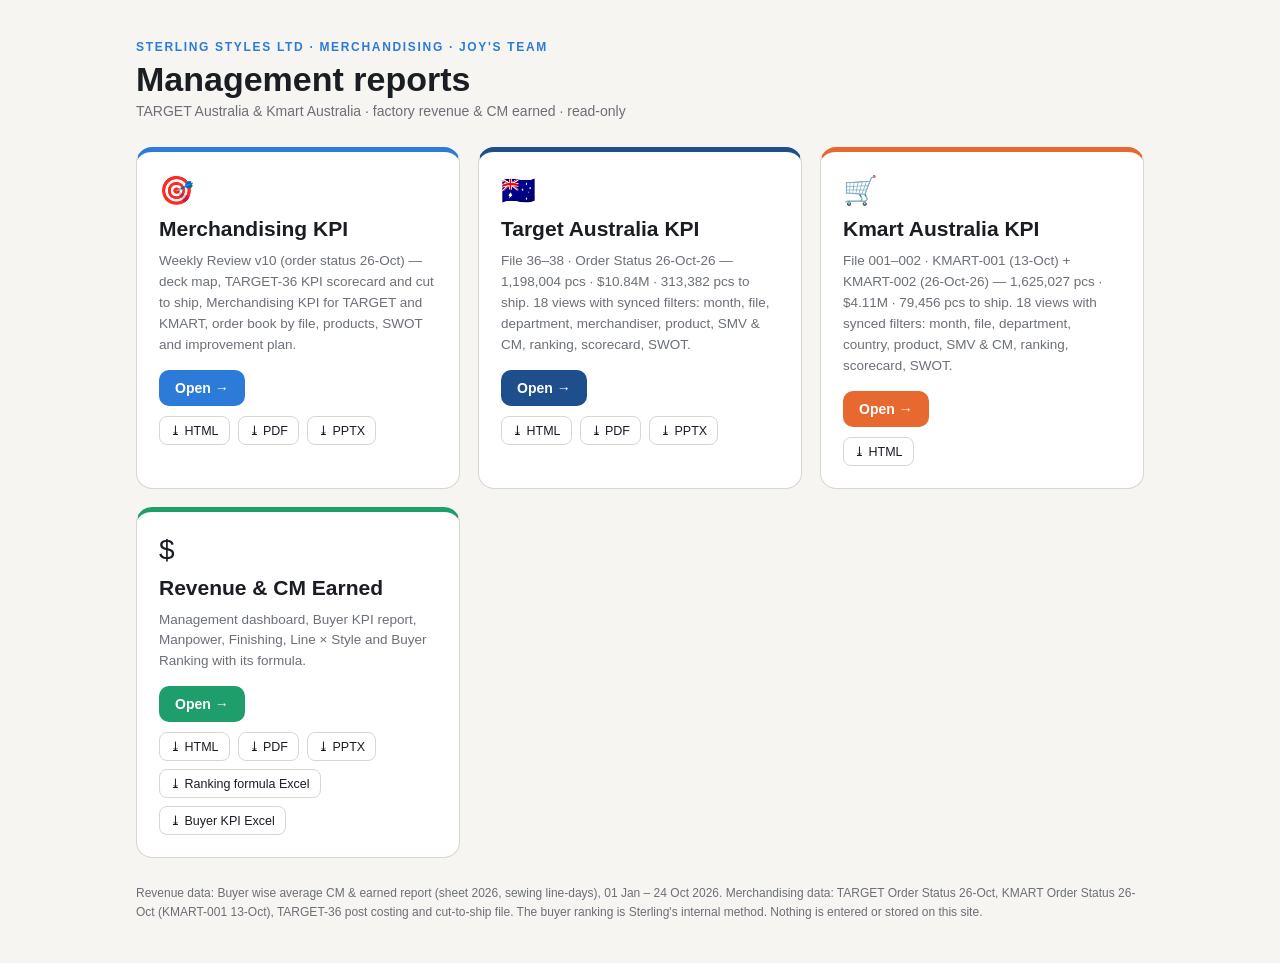
<file: index.html>
<!doctype html>
<html lang="en">
<head>
<meta charset="utf-8">
<meta name="viewport" content="width=device-width,initial-scale=1,viewport-fit=cover">
<meta name="robots" content="noindex,nofollow">
<title>Sterling Styles — Management Reports</title>
<link rel="icon" href="icons/icon-192.png" type="image/png">
<meta name="theme-color" content="#1B1D24">
<link rel="manifest" href="manifest.json">
<link rel="apple-touch-icon" href="icons/apple-touch-icon.png">
<meta name="apple-mobile-web-app-capable" content="yes">
<meta name="mobile-web-app-capable" content="yes">
<meta name="apple-mobile-web-app-title" content="Sterling Reports">
<link rel="stylesheet" href="app.css">
<style>
:root{--ink:#1B1D24;--mut:#6B6F78;--line:#D9D6D0;--bg:#F7F5F1;--blue:#2D7BD8;--orange:#E8692F;--green:#1E9E6A}
*{box-sizing:border-box}
body{margin:0;background:var(--bg);font-family:Inter,Arial,sans-serif;color:var(--ink)}
.wrap{max-width:1040px;margin:0 auto;padding:40px 16px}
.kick{font-size:12px;letter-spacing:.14em;color:var(--blue);font-weight:700}
h1{font-size:34px;margin:6px 0 4px}.sub{color:var(--mut);font-size:14px;margin-bottom:28px}
.grid{display:grid;grid-template-columns:repeat(auto-fit,minmax(300px,1fr));gap:18px}
.card{background:#fff;border:1px solid var(--line);border-radius:16px;padding:22px;display:flex;flex-direction:column;gap:10px;border-top:5px solid var(--c)}
.card h2{margin:0;font-size:21px}.card p{margin:0;color:var(--mut);font-size:13.5px;line-height:1.55}
.open{align-self:flex-start;margin-top:4px;padding:10px 16px;border-radius:10px;background:var(--c);color:#fff;text-decoration:none;font-weight:700;font-size:14px}
.dl{display:flex;gap:8px;flex-wrap:wrap}
.dl a{font-size:12.5px;padding:6px 10px;border:1px solid var(--line);border-radius:8px;color:var(--ink);text-decoration:none;background:#fff}
.dl a:hover{border-color:var(--c);color:var(--c)}
.foot{margin-top:26px;font-size:12px;color:var(--mut);line-height:1.6}
@media (max-width:760px){
  .wrap{padding:0 0 10px}
  .wrap>.kick,.wrap>h1,.wrap>.sub{margin-left:0;margin-right:0}
  .wrap>.kick{display:block;padding:calc(24px + env(safe-area-inset-top)) 20px 0;background:#1B1D24;color:#8FB6EE;margin:0}
  .wrap>h1{background:#1B1D24;color:#fff;margin:0;padding:8px 20px 4px;font-size:30px}
  .wrap>.sub{background:linear-gradient(160deg,#1B1D24,#2D5FA8);color:#C9CCD3;margin:0 0 18px;padding:2px 20px 28px;border-radius:0 0 28px 28px;box-shadow:0 10px 30px rgba(27,29,36,.22)}
  .grid{padding:0 14px;gap:14px}
  .card{border-radius:20px;padding:20px;box-shadow:0 2px 10px rgba(0,0,0,.05)}
  .open{align-self:stretch;text-align:center;padding:14px;border-radius:14px;font-size:15px}
  .dl{display:grid;grid-template-columns:repeat(3,1fr)}.dl a{text-align:center;padding:10px 6px;border-radius:12px}
  .foot{padding:0 20px}
}
</style>
</head>
<body>
<div class="wrap">
  <div class="kick">STERLING STYLES LTD · MERCHANDISING · JOY'S TEAM</div>
  <h1>Management reports</h1>
  <div class="sub">TARGET Australia &amp; Kmart Australia · factory revenue &amp; CM earned · read-only</div>
  <div class="grid">
    <div class="card" style="--c:var(--blue)">
      <div style="font-size:28px">🎯</div>
      <h2>Merchandising KPI</h2>
      <p>Weekly Review v10 (order status 26-Oct) — deck map, TARGET-36 KPI scorecard and cut to ship, Merchandising KPI for TARGET and KMART, order book by file, products, SWOT and improvement plan.</p>
      <a class="open" href="merchandising-kpi.html">Open →</a>
      <div class="dl"><a href="reports/merch/Merchandising_KPI_Weekly_Review_v10.html" download>⤓ HTML</a><a href="reports/merch/Merchandising_KPI_Weekly_Review_v10.pdf" download>⤓ PDF</a><a href="reports/merch/Merchandising_KPI_Weekly_Review_v10.pptx" download>⤓ PPTX</a></div>
    </div>
    <div class="card" style="--c:#1F4E8C">
      <div style="font-size:28px">🇦🇺</div>
      <h2>Target Australia KPI</h2>
      <p>File 36–38 · Order Status 26-Oct-26 — 1,198,004 pcs · $10.84M · 313,382 pcs to ship. 18 views with synced filters: month, file, department, merchandiser, product, SMV &amp; CM, ranking, scorecard, SWOT.</p>
      <a class="open" href="target-kpi.html">Open →</a>
      <div class="dl"><a href="reports/target-kpi/TARGET_36-38_KPI_REPORT.html" download>⤓ HTML</a><a href="reports/target-kpi/TARGET_36-38_KPI_REPORT.pdf" download>⤓ PDF</a><a href="reports/target-kpi/TARGET_36-38_KPI_REPORT.pptx" download>⤓ PPTX</a></div>
    </div>
    <div class="card" style="--c:var(--orange)">
      <div style="font-size:28px">🛒</div>
      <h2>Kmart Australia KPI</h2>
      <p>File 001–002 · KMART-001 (13-Oct) + KMART-002 (26-Oct-26) — 1,625,027 pcs · $4.11M · 79,456 pcs to ship. 18 views with synced filters: month, file, department, country, product, SMV &amp; CM, ranking, scorecard, SWOT.</p>
      <a class="open" href="kmart-kpi.html">Open →</a>
      <div class="dl"><a href="reports/kmart-kpi/KMART_001-002_KPI_REPORT.html" download>⤓ HTML</a></div>
    </div>
    <div class="card" style="--c:var(--green)">
      <div style="font-size:28px">$</div>
      <h2>Revenue &amp; CM Earned</h2>
      <p id="revP">Management dashboard, Buyer KPI report, Manpower, Finishing, Line × Style and Buyer Ranking with its formula.</p>
      <a class="open" href="revenue.html">Open →</a>
      <div class="dl"><a href="reports/revenue/Revenue_CM_Management_Dashboard.html" download>⤓ HTML</a><a href="reports/revenue/Revenue_CM_Management_Review.pdf" download>⤓ PDF</a><a href="reports/revenue/Revenue_CM_Management_Review.pptx" download>⤓ PPTX</a><a href="reports/kpi/Buyer_Ranking_Formula_Breakdown_to-24Oct.xlsx" download>⤓ Ranking formula Excel</a><a href="reports/kpi/Buyer_KPI_2026_to-24Oct.xlsx" download>⤓ Buyer KPI Excel</a></div>
    </div>
  </div>
  <div class="foot">Revenue data: Buyer wise average CM &amp; earned report (sheet 2026, sewing line-days), 01 Jan – 24 Oct 2026. Merchandising data: TARGET Order Status 26-Oct, KMART Order Status 26-Oct (KMART-001 13-Oct), TARGET-36 post costing and cut-to-ship file. The buyer ranking is Sterling's internal method. Nothing is entered or stored on this site.</div>
</div>
<script src="app.js"></script>
</body>
</html>
</file>
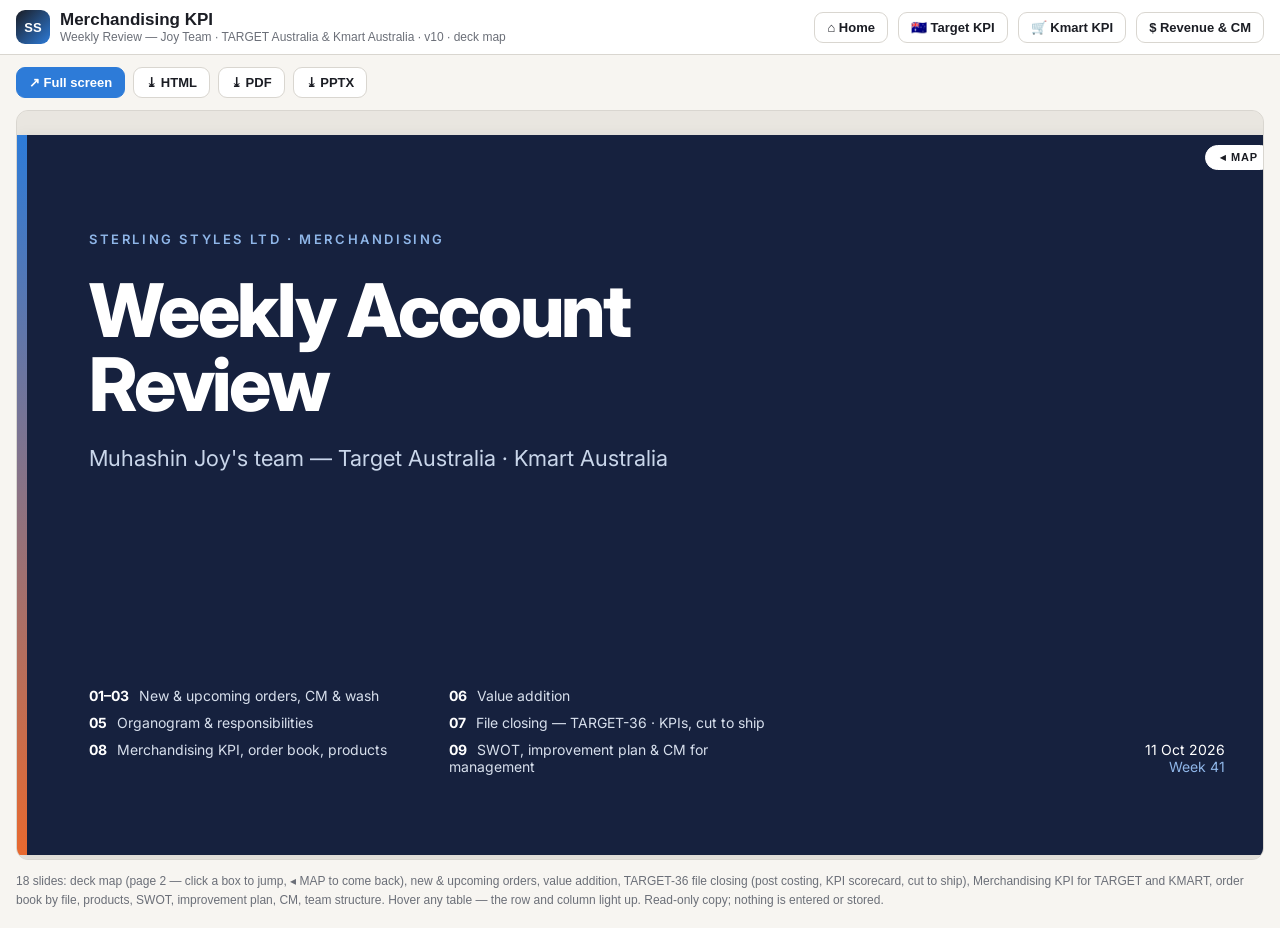
<file: merchandising-kpi.html>
<!doctype html>
<html lang="en">
<head>
<meta charset="utf-8">
<meta name="viewport" content="width=device-width,initial-scale=1,viewport-fit=cover">
<meta name="robots" content="noindex,nofollow">
<meta name="theme-color" content="#1B1D24">
<link rel="manifest" href="manifest.json">
<link rel="icon" href="icons/icon-192.png" type="image/png">
<link rel="apple-touch-icon" href="icons/apple-touch-icon.png">
<meta name="apple-mobile-web-app-capable" content="yes">
<meta name="mobile-web-app-capable" content="yes">
<meta name="apple-mobile-web-app-title" content="Sterling Reports">
<meta name="apple-mobile-web-app-status-bar-style" content="black-translucent">
<link rel="stylesheet" href="app.css">
<title>Sterling Styles — Merchandising KPI</title>
<style>
:root{--ink:#1B1D24;--mut:#6B6F78;--line:#D9D6D0;--bg:#F7F5F1;--blue:#2D7BD8;--orange:#E8692F}
*{box-sizing:border-box}
body{margin:0;background:var(--bg);font-family:Inter,Arial,sans-serif;color:var(--ink)}
header{position:sticky;top:0;z-index:5;display:flex;align-items:center;gap:10px;flex-wrap:wrap;padding:10px 16px;background:#fff;border-bottom:1px solid var(--line)}
.logo{width:34px;height:34px;border-radius:9px;background:linear-gradient(135deg,#1B1D24,#2D7BD8);color:#fff;display:grid;place-items:center;font-weight:800;font-size:13px}
h1{font-size:17px;margin:0}.sub{font-size:12px;color:var(--mut)}.grow{flex:1}
a.btn{display:inline-flex;align-items:center;gap:6px;padding:7px 12px;border:1px solid var(--line);border-radius:9px;background:#fff;color:var(--ink);text-decoration:none;font-size:13px;font-weight:600;white-space:nowrap}
a.btn:hover{background:var(--blue);border-color:var(--blue);color:#fff}a.btn.pri{background:var(--blue);border-color:var(--blue);color:#fff}
.bar{display:flex;gap:8px;flex-wrap:wrap;padding:12px 16px}
.desk iframe{display:block;width:calc(100% - 32px);margin:0 16px 12px;height:calc(100vh - 150px);min-height:560px;border:1px solid var(--line);border-radius:12px;background:#E9E6E0}
.note{font-size:12px;color:var(--mut);padding:0 16px 18px;line-height:1.6}
.mob{display:none}
@media (max-width:760px){
  .desk,header{display:none}.mob{display:block}
  .hero{margin:0;padding:calc(22px + env(safe-area-inset-top)) 20px 26px;background:linear-gradient(150deg,#1B1D24 0%,#26324A 60%,#2D5FA8 100%);color:#fff;border-radius:0 0 28px 28px;box-shadow:0 10px 30px rgba(27,29,36,.25)}
  .hero .k{font-size:10.5px;letter-spacing:.16em;color:#8FB6EE;font-weight:700}
  .hero h2{font-size:30px;line-height:1.08;margin:10px 0 6px;letter-spacing:-.02em}
  .hero p{margin:0;color:#C9CCD3;font-size:13px}
  .stats{display:grid;grid-template-columns:repeat(3,1fr);gap:8px;margin-top:18px}
  .stats div{background:rgba(255,255,255,.09);border:1px solid rgba(255,255,255,.12);border-radius:14px;padding:10px}
  .stats b{display:block;font-size:17px}.stats small{font-size:10px;color:#AEB3BD}
  .open{display:flex;justify-content:center;align-items:center;gap:8px;margin-top:18px;padding:15px;border-radius:16px;background:#fff;color:#1B1D24;text-decoration:none;font-weight:800;font-size:15px;box-shadow:0 6px 18px rgba(0,0,0,.2)}
  .open:active{transform:scale(.98)}
  .sec{padding:20px 14px 0}.sec>h4{margin:4px 6px 10px;font-size:12px;letter-spacing:.12em;color:var(--mut)}
  .dls{display:grid;grid-template-columns:repeat(3,1fr);gap:10px}
  .dls a{background:#fff;border:1px solid var(--line);border-radius:16px;padding:14px 8px;text-align:center;text-decoration:none;color:var(--ink);font-weight:700;font-size:13px;box-shadow:0 1px 2px rgba(0,0,0,.04)}
  .dls a span{display:block;font-size:22px;margin-bottom:4px}.dls a small{display:block;font-weight:500;color:var(--mut);font-size:10.5px}
  .grp{background:#fff;border-radius:18px;margin:0 0 12px;overflow:hidden;border:1px solid var(--line);box-shadow:0 1px 2px rgba(0,0,0,.04)}
  .grp h3{margin:0;padding:12px 14px;font-size:13px;letter-spacing:.04em;display:flex;gap:10px;align-items:center;border-bottom:1px solid #EEEAE4}
  .grp h3 span{background:var(--c);color:#fff;border-radius:8px;padding:3px 8px;font-size:11px}
  .row{display:flex;align-items:center;gap:12px;padding:12px 14px;text-decoration:none;color:var(--ink);border-bottom:1px solid #F1EEE9;-webkit-tap-highlight-color:transparent}
  .row:last-child{border-bottom:0}.row:active{background:#F4F2EE}
  .row .pg{width:32px;height:32px;border-radius:10px;background:color-mix(in srgb,var(--c) 14%,#fff);color:var(--c);display:grid;place-items:center;font-size:12.5px;flex:none}
  .row .tx{flex:1;min-width:0}.row .tx b{display:block;font-size:14px}.row .tx small{display:block;font-size:11.5px;color:var(--mut);white-space:nowrap;overflow:hidden;text-overflow:ellipsis}
  .row i{font-style:normal;color:#B8BCC4;font-size:22px}
  .foot{font-size:11px;color:var(--mut);padding:8px 20px 20px;line-height:1.6}
}
</style>
</head>
<body>
<div class="mob">
  <div class="hero">
    <div class="k">STERLING STYLES · MERCHANDISING</div>
    <h2>Merchandising KPI</h2>
    <p>Weekly Review — Joy's team · Target &amp; Kmart Australia · v10</p>
    <div class="stats"><div><b>99.6%</b><small>T-36 ship-to-PO</small></div><div><b>94.3%</b><small>T-36 cut to ship</small></div><div><b>395K</b><small>pcs open book</small></div></div>
    <a class="open" href="reports/merch/Merchandising_KPI_Weekly_Review_v10.html?home=..%2F..%2Fmerchandising-kpi.html">Open the report&nbsp;›</a>
  </div>
  <div class="sec"><h4>DOWNLOAD</h4><div class="dls">
    <a href="reports/merch/Merchandising_KPI_Weekly_Review_v10.pdf" download><span>📄</span>PDF<small>18 pages</small></a>
    <a href="reports/merch/Merchandising_KPI_Weekly_Review_v10.pptx" download><span>📊</span>PPTX<small>PowerPoint</small></a>
    <a href="reports/merch/Merchandising_KPI_Weekly_Review_v10.html" download><span>🌐</span>HTML<small>offline copy</small></a></div></div>
  <div class="sec"><h4>JUMP TO A PAGE</h4><section class="grp" style="--c:#2D7BD8"><h3><span>01–03</span>New &amp; upcoming orders</h3><a class="row" href="reports/merch/Merchandising_KPI_Weekly_Review_v10.html?home=..%2F..%2Fmerchandising-kpi.html#p3"><b class="pg">03</b><span class="tx"><b>New orders booked</b><small>34,920 pcs · FOB $258K · CPM 9.29¢</small></span><i>›</i></a><a class="row" href="reports/merch/Merchandising_KPI_Weekly_Review_v10.html?home=..%2F..%2Fmerchandising-kpi.html#p4"><b class="pg">04</b><span class="tx"><b>Upcoming orders</b><small>349,309 pcs · T-38 308,648 · Kmart 40,661</small></span><i>›</i></a></section><section class="grp" style="--c:#1E9E6A"><h3><span>07</span>File closing — TARGET-36</h3><a class="row" href="reports/merch/Merchandising_KPI_Weekly_Review_v10.html?home=..%2F..%2Fmerchandising-kpi.html#p6"><b class="pg">06</b><span class="tx"><b>Post-costing</b><small>Export $2.86M · CM $859K</small></span><i>›</i></a><a class="row" href="reports/merch/Merchandising_KPI_Weekly_Review_v10.html?home=..%2F..%2Fmerchandising-kpi.html#p7"><b class="pg">07</b><span class="tx"><b>Material &amp; wash spend</b><small>BTB $1.98M · 69.5% of export</small></span><i>›</i></a><a class="row" href="reports/merch/Merchandising_KPI_Weekly_Review_v10.html?home=..%2F..%2Fmerchandising-kpi.html#p8"><b class="pg">08</b><span class="tx"><b>KPI scorecard</b><small>Ship-to-PO 99.6% · 53 styles · 60 colours</small></span><i>›</i></a><a class="row" href="reports/merch/Merchandising_KPI_Weekly_Review_v10.html?home=..%2F..%2Fmerchandising-kpi.html#p9"><b class="pg">09</b><span class="tx"><b>Cut to ship</b><small>94.3% · 20,262 pcs cut, not shipped</small></span><i>›</i></a></section><section class="grp" style="--c:#E8692F"><h3><span>08</span>Merchandising KPI</h3><a class="row" href="reports/merch/Merchandising_KPI_Weekly_Review_v10.html?home=..%2F..%2Fmerchandising-kpi.html#p10"><b class="pg">10</b><span class="tx"><b>Target Australia</b><small>Open 313,382 · overdue 0 · 39 critical</small></span><i>›</i></a><a class="row" href="reports/merch/Merchandising_KPI_Weekly_Review_v10.html?home=..%2F..%2Fmerchandising-kpi.html#p11"><b class="pg">11</b><span class="tx"><b>Kmart Australia</b><small>Open 81,781 · score 99.6 · Pelu</small></span><i>›</i></a><a class="row" href="reports/merch/Merchandising_KPI_Weekly_Review_v10.html?home=..%2F..%2Fmerchandising-kpi.html#p12"><b class="pg">12</b><span class="tx"><b>Order book by file</b><small>Order 1,845,949 · open 395,163</small></span><i>›</i></a><a class="row" href="reports/merch/Merchandising_KPI_Weekly_Review_v10.html?home=..%2F..%2Fmerchandising-kpi.html#p13"><b class="pg">13</b><span class="tx"><b>Products we make</b><small>Target 1,197,728 pcs · jeans 39.9%</small></span><i>›</i></a></section><section class="grp" style="--c:#D9453B"><h3><span>09</span>For management</h3><a class="row" href="reports/merch/Merchandising_KPI_Weekly_Review_v10.html?home=..%2F..%2Fmerchandising-kpi.html#p14"><b class="pg">14</b><span class="tx"><b>SWOT</b><small>Target &amp; Kmart</small></span><i>›</i></a><a class="row" href="reports/merch/Merchandising_KPI_Weekly_Review_v10.html?home=..%2F..%2Fmerchandising-kpi.html#p15"><b class="pg">15</b><span class="tx"><b>Improvement plan</b><small>$/line-day: Target $2,201 · Kmart $2,200</small></span><i>›</i></a><a class="row" href="reports/merch/Merchandising_KPI_Weekly_Review_v10.html?home=..%2F..%2Fmerchandising-kpi.html#p16"><b class="pg">16</b><span class="tx"><b>Raising CM further</b><small>CPM 8¢ → 10¢ · wastage 2% → 1%</small></span><i>›</i></a></section><section class="grp" style="--c:#B7791F"><h3><span>06</span>Value addition</h3><a class="row" href="reports/merch/Merchandising_KPI_Weekly_Review_v10.html?home=..%2F..%2Fmerchandising-kpi.html#p5"><b class="pg">05</b><span class="tx"><b>What design &amp; development adds</b><small>Design / SOS · QA · CC · advertising · online samples</small></span><i>›</i></a></section><section class="grp" style="--c:#1B1D24"><h3><span>05</span>Team</h3><a class="row" href="reports/merch/Merchandising_KPI_Weekly_Review_v10.html?home=..%2F..%2Fmerchandising-kpi.html#p17"><b class="pg">17</b><span class="tx"><b>Organogram</b><small>Joy · Uzzal · 3 teams</small></span><i>›</i></a><a class="row" href="reports/merch/Merchandising_KPI_Weekly_Review_v10.html?home=..%2F..%2Fmerchandising-kpi.html#p18"><b class="pg">18</b><span class="tx"><b>Job responsibilities</b><small>Team leader &amp; team member · growth plan</small></span><i>›</i></a></section></div>
  <div class="foot">Data: TARGET Order Status 26-Oct, KMART Order Status 26-Oct, TARGET-36 post costing and cut-to-ship file. Read-only — nothing is entered or stored.</div>
</div>
<div class="desk">
<header>
  <div class="logo">SS</div>
  <div><h1>Merchandising KPI</h1><div class="sub">Weekly Review — Joy Team · TARGET Australia &amp; Kmart Australia · v10 · deck map</div></div>
  <div class="grow"></div>
  <a class="btn" href="index.html">⌂ Home</a>
  <a class="btn" href="target-kpi.html">🇦🇺 Target KPI</a>
  <a class="btn" href="kmart-kpi.html">🛒 Kmart KPI</a>
  <a class="btn" href="revenue.html">$ Revenue &amp; CM</a>
</header>
<div class="bar">
  <a class="btn pri" href="reports/merch/Merchandising_KPI_Weekly_Review_v10.html" target="_blank" rel="noopener">↗ Full screen</a>
  <a class="btn" href="reports/merch/Merchandising_KPI_Weekly_Review_v10.html" download>⤓ HTML</a>
  <a class="btn" href="reports/merch/Merchandising_KPI_Weekly_Review_v10.pdf" download>⤓ PDF</a>
  <a class="btn" href="reports/merch/Merchandising_KPI_Weekly_Review_v10.pptx" download>⤓ PPTX</a>
</div>
<iframe src="reports/merch/Merchandising_KPI_Weekly_Review_v10.html" title="Merchandising KPI — Weekly Review v10" loading="lazy"></iframe>
<div class="note">18 slides: deck map (page 2 — click a box to jump, ◂ MAP to come back), new &amp; upcoming orders, value addition, TARGET-36 file closing (post costing, KPI scorecard, cut to ship), Merchandising KPI for TARGET and KMART, order book by file, products, SWOT, improvement plan, CM, team structure. Hover any table — the row and column light up. Read-only copy; nothing is entered or stored.</div>
</div>
<script src="app.js"></script>
</body>
</html>
</file>
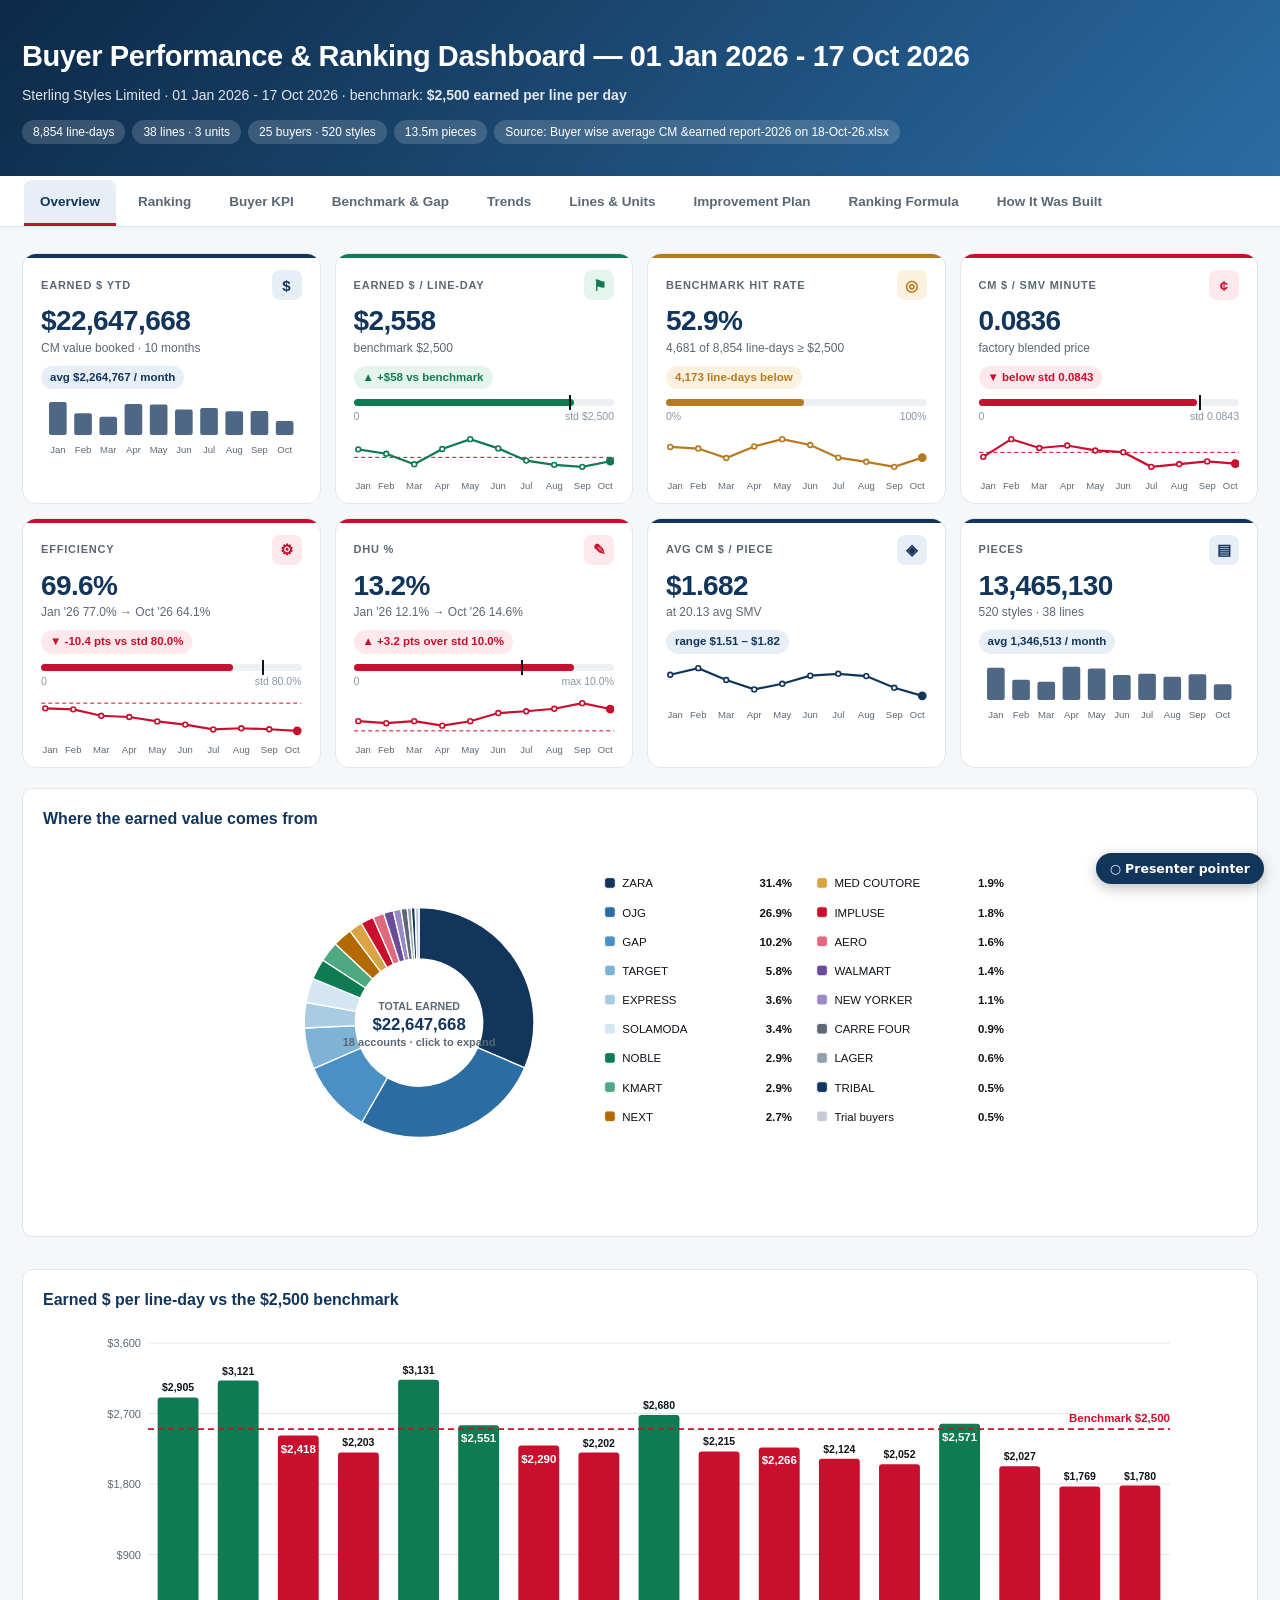
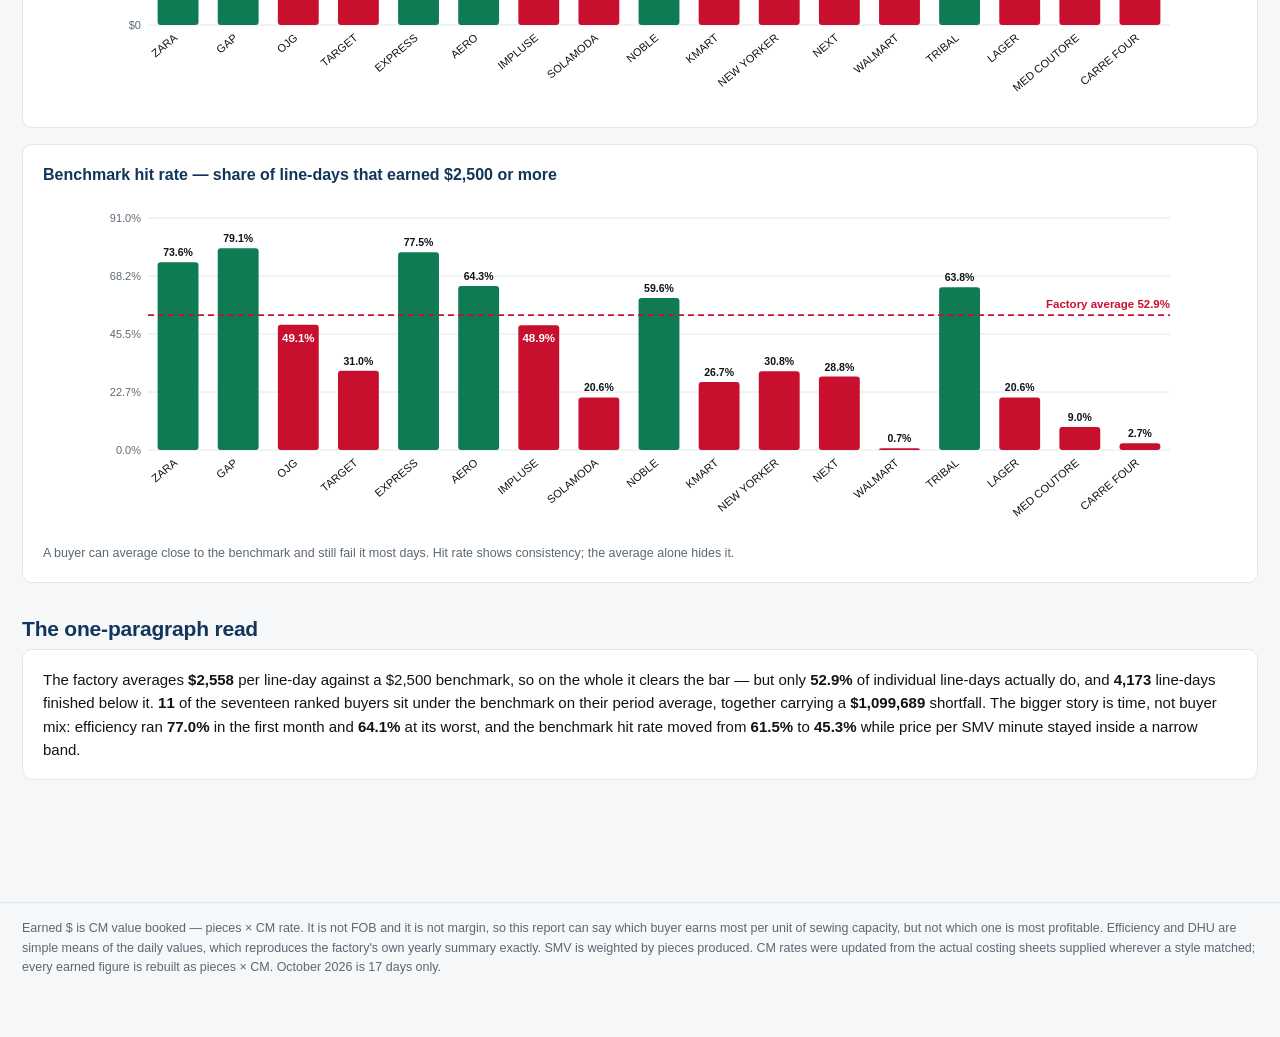
<file: reports/kpi/Buyer_KPI_Dashboard_to-17Oct.html>
<!DOCTYPE html><html lang="en"><head><meta charset="utf-8"><meta name="viewport" content="width=device-width,initial-scale=1"><title>Buyer KPI Dashboard — 01 Jan 2026 - 17 Oct 2026</title><style>
:root{--ink:#0f1419;--mut:#5b6874;--line:#e2e7ec;--bg:#f5f7f9;--card:#fff;--navy:#12355b;--navy2:#2b6ca3;--lt:#7fb3d5;--acc:#c8102e;--good:#0f7b53;--warn:#b26a00;--amb:#fdf1e3;--gold:#a67c00}
*{box-sizing:border-box}body{margin:0;background:var(--bg);color:var(--ink);font-family:-apple-system,BlinkMacSystemFont,"Segoe UI",Arial,sans-serif;font-size:15px;line-height:1.55}
.wrap{max-width:1280px;margin:0 auto;padding:0 22px}
header{background:linear-gradient(135deg,#0d2947,#2b6ca3);color:#fff;padding:34px 0 26px}
h1{margin:0 0 6px;font-size:29px;letter-spacing:-.4px}
.sub{opacity:.88;font-size:14px}
.tags{margin-top:12px}.tag{display:inline-block;background:rgba(255,255,255,.16);padding:3px 11px;border-radius:20px;font-size:12px;margin:0 7px 6px 0}
nav{background:#fff;border-bottom:1px solid var(--line);position:sticky;top:0;z-index:50;box-shadow:0 1px 6px rgba(0,0,0,.05)}
nav .wrap{display:flex;gap:2px;overflow-x:auto}
nav button{background:none;border:none;border-bottom:3px solid transparent;padding:14px 16px;font-size:13.5px;font-weight:600;color:var(--mut);cursor:pointer;white-space:nowrap;font-family:inherit}
nav button:hover{color:var(--navy)}nav button.on{color:var(--navy);border-bottom-color:var(--acc)}
section{display:none;padding:26px 0 70px}section.on{display:block}
h2{font-size:21px;margin:30px 0 4px;color:var(--navy);letter-spacing:-.2px}h2:first-child{margin-top:6px}
h3{font-size:16px;margin:0 0 10px;color:var(--navy)}
.lead{color:var(--mut);margin:0 0 16px;max-width:960px}
.card{background:var(--card);border:1px solid var(--line);border-radius:10px;padding:18px 20px;margin-bottom:16px}
.kpis{display:grid;grid-template-columns:repeat(auto-fit,minmax(158px,1fr));gap:12px;margin-bottom:18px}
.kpi{background:#fff;border:1px solid var(--line);border-radius:10px;padding:14px 16px}
.kpi .l{font-size:10.5px;text-transform:uppercase;letter-spacing:.7px;color:var(--mut);font-weight:700}
.kpi .v{font-size:23px;font-weight:700;letter-spacing:-.5px;margin-top:3px;color:var(--navy)}
.kpi .d{font-size:11.5px;color:var(--mut);margin-top:2px}
table{width:100%;border-collapse:collapse;font-size:13.5px}
th{background:var(--navy);color:#fff;padding:9px 8px;text-align:right;font-weight:600;font-size:11.5px;text-transform:uppercase;letter-spacing:.4px;white-space:nowrap}
th:first-child,th.l{text-align:left}th.s{cursor:pointer;user-select:none}th.s:hover{background:#1b4a7a}
td{padding:8px;border-bottom:1px solid var(--line);text-align:right;white-space:nowrap}
td:first-child,td.l{text-align:left}tbody tr:hover{background:#f2f6fb}
tfoot td{background:#eef2f7;font-weight:700}
.up{color:var(--good);font-weight:600}.dn{color:var(--acc);font-weight:600}.mut{color:var(--mut)}.b{font-weight:700}
.g{display:inline-block;width:22px;height:22px;line-height:22px;text-align:center;border-radius:5px;font-weight:800;font-size:12px;color:#fff}
.gA{background:#0f7b53}.gB{background:#2b6ca3}.gC{background:#b26a00}.gD{background:#c8102e}
.bar{height:7px;background:#e8ecf1;border-radius:4px;overflow:hidden;min-width:55px}.bar i{display:block;height:100%;background:linear-gradient(90deg,#12355b,#4a90c4)}
.pill{display:inline-block;padding:2px 8px;border-radius:20px;font-size:11px;font-weight:700}
.p1{background:#e7f3ec;color:var(--good)}.p2{background:#fdeaec;color:var(--acc)}.p3{background:#eef1f5;color:var(--mut)}
.grid2{display:grid;grid-template-columns:1fr 1fr;gap:16px}.grid1{display:grid;grid-template-columns:1fr;gap:16px}.grid1 #pie{max-width:760px;margin:0 auto}.grid3{display:grid;grid-template-columns:repeat(3,1fr);gap:16px}
@media(max-width:960px){.grid2,.grid3{grid-template-columns:1fr}}
.scroll{overflow-x:auto}.note{font-size:12.5px;color:var(--mut);margin-top:10px}
.legend{display:flex;gap:16px;font-size:12px;color:var(--mut);margin-top:8px;flex-wrap:wrap}
.sw{display:inline-block;width:11px;height:11px;border-radius:3px;margin-right:5px;vertical-align:-1px}
.matrix td{font-size:12px;padding:6px}
.step{display:flex;gap:14px;margin-bottom:14px}
.stepn{flex:0 0 30px;height:30px;border-radius:50%;background:var(--navy);color:#fff;font-weight:800;display:flex;align-items:center;justify-content:center;font-size:13px}
.step div h4{margin:2px 0 3px;font-size:15px;color:var(--navy)}
.step div p{margin:0;color:var(--mut);font-size:13.5px}
.imp{border:1px solid var(--line);border-radius:10px;padding:16px 18px;margin-bottom:14px;background:#fff}
.imp .hd{display:flex;align-items:center;gap:10px;margin-bottom:8px;flex-wrap:wrap}
.imp .hd b{font-size:17px}
.lev{display:grid;grid-template-columns:repeat(3,1fr);gap:10px;margin:10px 0}
@media(max-width:760px){.lev{grid-template-columns:1fr}}
.lev div{background:#f5f7f9;border-radius:8px;padding:10px 12px}
.lev .t{font-size:10.5px;font-weight:700;text-transform:uppercase;letter-spacing:.6px;color:var(--mut)}
.lev .n{font-size:17px;font-weight:700;color:var(--navy);margin:2px 0}
.lev .s2{font-size:12px;color:var(--mut)}
.why{background:#fff7ed;border-left:4px solid var(--warn);padding:9px 13px;border-radius:0 6px 6px 0;font-size:13.5px;margin-top:6px}
.ok{background:#eef7f2;border-left:4px solid var(--good)}
footer{color:var(--mut);font-size:12.5px;border-top:1px solid var(--line);margin-top:36px;padding:16px 0 60px}
svg text{font-family:inherit}

/* v4.44 donut hover */
#pie svg{overflow:visible}
#pie .dg{transition:transform .25s ease;transform-origin:180px 180px}
#pie svg:hover .dg{transform:scale(1.12)}
#pie .sl{transition:transform .22s ease,opacity .2s,filter .2s;transform-origin:180px 180px}#pie .hit{cursor:pointer}
#pie .sl.on{transform:translate(var(--dx),var(--dy)) scale(1.1);filter:drop-shadow(0 6px 10px rgba(0,0,0,.28))}
#pie svg.act .sl:not(.on){opacity:.35}
#pie .lg{cursor:pointer}
#pie .lg rect.bg{fill:transparent}
#pie .lg.on rect.bg{fill:#12355b}
#pie .lg.on text{fill:#fff !important}

/* v4.42 nav hover */
nav button{transition:background-color .15s,color .15s,border-color .15s,transform .15s;border-radius:8px 8px 0 0;margin:4px 2px 0}
nav button:hover{background:#12355b !important;color:#fff !important;border-bottom-color:#f2b705 !important;transform:translateY(-1px)}
nav button.on{background:#e7eef6;color:#12355b}
nav button.on:hover{background:#0b2440 !important}
nav button:focus-visible{outline:2px solid #f2b705;outline-offset:-2px}

/* v4.41 overview KPI cards */
#k1.kx{display:grid;grid-template-columns:repeat(4,1fr);gap:14px;margin-bottom:20px}
@media(max-width:1000px){#k1.kx{grid-template-columns:repeat(2,1fr)}}
#k1 .kc{position:relative;background:#fff;border:1px solid var(--line);border-radius:14px;padding:16px 18px 12px;overflow:hidden;transition:transform .18s,box-shadow .18s,border-color .18s;cursor:default}
#k1 .kc:before{content:'';position:absolute;left:0;top:0;right:0;height:4px;background:var(--ac)}
#k1 .kc:hover{transform:translateY(-5px) scale(1.045);box-shadow:0 14px 32px rgba(18,53,91,.18);border-color:var(--ac);z-index:3}
#k1 .kh{display:flex;justify-content:space-between;align-items:center;gap:8px}
#k1 .kl{font-size:11px;text-transform:uppercase;letter-spacing:.8px;color:var(--mut);font-weight:700}
#k1 .ki{width:30px;height:30px;border-radius:8px;display:grid;place-items:center;font-size:15px;background:var(--acl);color:var(--ac);font-weight:800}
#k1 .kv{font-size:28px;font-weight:800;letter-spacing:-.6px;color:var(--navy);margin:6px 0 2px;line-height:1.1}
#k1 .kd{font-size:12px;color:var(--mut);min-height:16px}
#k1 .kchip{display:inline-block;margin-top:8px;font-size:11.5px;font-weight:700;padding:3px 9px;border-radius:12px;background:var(--acl);color:var(--ac)}
#k1 .km{position:relative;height:7px;background:#eef1f4;border-radius:4px;margin:10px 0 2px}
#k1 .km i{position:absolute;left:0;top:0;bottom:0;border-radius:4px;background:var(--ac)}
#k1 .km b{position:absolute;top:-4px;width:2px;height:15px;background:#0f1419}
#k1 .kml{display:flex;justify-content:space-between;font-size:10.5px;color:#8a96a3}
#k1 .ksp{margin-top:6px;display:block}
#k1 .kc:hover .kv{color:var(--ac)}

/* v4.40 presentation hover */
table td,table th{transition:background-color .12s,color .12s,transform .12s,box-shadow .12s}
table tr.hr>td{background:#fff3c4 !important}
table td.hc,table th.hc{background:#e3eefb !important}
table th.hc{background:#f2b705 !important;color:#0f1419 !important}
table tr.hr>td.hc{background:#ffe08a !important}
table tr>td.hx.hx,table tr.hr>td.hx.hc{background:#12355b !important;color:#fff !important;transform:scale(1.22);box-shadow:0 6px 18px rgba(18,53,91,.35);position:relative;z-index:5;font-weight:700;border-radius:4px}
table td.hx *{color:#fff !important}
table td.hx .g{color:#fff !important;outline:2px solid #fff}
table tr.hr>td:first-child{box-shadow:inset 4px 0 0 #f2b705}
svg .hv{transition:filter .12s,transform .12s;cursor:pointer;transform-box:fill-box;transform-origin:center}
svg rect.hv:hover{filter:brightness(1.18) saturate(1.2);stroke:#0f1419;stroke-width:2}
svg circle.hv:hover{transform:scale(1.6);stroke-width:3.2}
#mbTip{position:fixed;z-index:9999;pointer-events:none;background:#0f1419;color:#fff;font:600 15px/1.35 Inter,system-ui,sans-serif;padding:9px 13px;border-radius:8px;box-shadow:0 8px 24px rgba(0,0,0,.3);border-left:4px solid #f2b705;display:none;max-width:360px}
#mbDot{position:fixed;z-index:9998;pointer-events:none;width:34px;height:34px;margin:-17px 0 0 -17px;border-radius:50%;background:rgba(242,183,5,.12);border:2.5px solid rgba(200,16,46,.9);box-shadow:0 0 0 6px rgba(242,183,5,.12);transition:transform .08s;display:none}
body.mbPtr #mbDot{display:block}
#mbPtrBtn{position:fixed;right:16px;bottom:16px;z-index:9999;background:#12355b;color:#fff;border:0;border-radius:20px;padding:8px 14px;font:600 12.5px Inter,system-ui,sans-serif;cursor:pointer;box-shadow:0 4px 14px rgba(0,0,0,.25)}
body.mbPtr #mbPtrBtn{background:#c8102e}

/* v4.45 donut full view */
#pie .dg,#pie .sl{transform-box:view-box}
#pie .dg{transition:transform .45s cubic-bezier(.34,1.56,.64,1)}
#pie .sl{transition:transform .38s cubic-bezier(.34,1.56,.64,1),opacity .25s,filter .25s}
#pie .dg.press{transform:scale(.95) !important;transition:transform .14s ease-out}
#pie .hit{cursor:zoom-in}
#fsD{position:fixed;inset:0;z-index:10000;background:rgba(9,20,36,0);backdrop-filter:blur(0);display:flex;align-items:center;justify-content:center;transition:background .35s,backdrop-filter .35s;pointer-events:none}
#fsD.in{background:rgba(9,20,36,.72);backdrop-filter:blur(5px);pointer-events:auto}
#fsD .pn{width:min(1500px,96vw);height:min(940px,93vh);background:#fff;border-radius:20px;box-shadow:0 30px 80px rgba(0,0,0,.45);display:grid;grid-template-columns:1fr 360px;grid-template-rows:auto 1fr;overflow:hidden;transform:scale(.55) translateY(40px);opacity:0;transition:transform .55s cubic-bezier(.34,1.56,.64,1),opacity .3s}
#fsD.in .pn{transform:none;opacity:1}
#fsD .hd{grid-column:1/3;display:flex;justify-content:space-between;align-items:center;padding:16px 24px;border-bottom:1px solid #e2e7ec}
#fsD .hd h2{margin:0;font-size:20px;color:#12355b}
#fsD .hd small{color:#5b6874;font-size:13px;margin-left:10px}
#fsD .x{border:0;background:#12355b;color:#fff;width:38px;height:38px;border-radius:50%;font-size:18px;cursor:pointer;transition:transform .25s cubic-bezier(.34,1.56,.64,1),background .2s}
#fsD .x:hover{transform:rotate(90deg) scale(1.1);background:#c8102e}
#fsD .ch{position:relative;min-height:0;padding:6px}
#fsD .ch svg{width:100%;height:100%;display:block;overflow:visible}
#fsD .fsl{transform-box:view-box;transform-origin:450px 450px;transform:scale(.2) rotate(-40deg);opacity:0;transition:transform .7s cubic-bezier(.34,1.56,.64,1),opacity .35s,filter .25s}
#fsD.in .fsl{transform:translate(var(--dx),var(--dy));opacity:1}
#fsD.in .fsl.on{transform:translate(var(--hx),var(--hy)) scale(1.13);filter:drop-shadow(0 10px 16px rgba(0,0,0,.3))}
#fsD.act .fsl:not(.on){opacity:.3}
#fsD .flb{opacity:0;transition:opacity .4s .35s}
#fsD.in .flb{opacity:1}
#fsD.act .flb:not(.on){opacity:.3}
#fsD .flb.on text{font-size:15px}
#fsD .flb,#fsD .fh{cursor:pointer}
#fsD .sd{border-left:1px solid #e2e7ec;padding:22px;overflow:auto;background:#f8fafc}
#fsD .sd .nm{font-size:24px;font-weight:800;color:#12355b;display:flex;align-items:center;gap:10px}
#fsD .sd .sw{width:16px;height:16px;border-radius:4px}
#fsD .sd .big{font-size:34px;font-weight:800;color:#0f1419;margin:10px 0 2px}
#fsD .sd .sub{color:#5b6874;font-size:13px}
#fsD .sd .gr{display:grid;grid-template-columns:1fr 1fr;gap:10px;margin-top:16px}
#fsD .sd .it{background:#fff;border:1px solid #e2e7ec;border-radius:10px;padding:10px 12px;transition:transform .25s cubic-bezier(.34,1.56,.64,1)}
#fsD .sd .it:hover{transform:scale(1.05)}
#fsD .sd .it .l{font-size:10.5px;text-transform:uppercase;letter-spacing:.6px;color:#5b6874;font-weight:700}
#fsD .sd .it .v{font-size:17px;font-weight:800;color:#12355b;margin-top:2px}
#fsD .sd .hint{margin-top:18px;font-size:12.5px;color:#8a96a3}
#fsD .sd .fade{animation:fsF .35s ease}
@keyframes fsF{from{opacity:0;transform:translateY(8px)}to{opacity:1;transform:none}}
@media(max-width:900px){#fsD .pn{grid-template-columns:1fr;grid-template-rows:auto 1fr auto}#fsD .sd{border-left:0;border-top:1px solid #e2e7ec;max-height:40vh}}
</style></head><body>
<header><div class="wrap">
<h1>Buyer Performance &amp; Ranking Dashboard — 01 Jan 2026 - 17 Oct 2026</h1>
<div class="sub">Sterling Styles Limited &middot; 01 Jan 2026 - 17 Oct 2026 &middot; benchmark: <b>$2,500 earned per line per day</b></div>
<div class="tags"><span class="tag">8,854 line-days</span><span class="tag">38 lines &middot; 3 units</span><span class="tag">25 buyers &middot; 520 styles</span><span class="tag">13.5m pieces</span><span class="tag">Source: Buyer wise average CM &amp;earned report-2026 on 18-Oct-26.xlsx</span></div>
</div></header>
<nav><div class="wrap">
<button data-t="ov" class="on">Overview</button><button data-t="rk">Ranking</button><button data-t="kp">Buyer KPI</button>
<button data-t="bm">Benchmark &amp; Gap</button><button data-t="tr">Trends</button><button data-t="ln">Lines &amp; Units</button>
<button data-t="im">Improvement Plan</button><button data-t="rf">Ranking Formula</button><button data-t="me">How It Was Built</button>
</div></nav>

<section id="ov" class="on"><div class="wrap">
<div class="kpis" id="k1"></div>
<div class="grid1">
<div class="card"><h3>Where the earned value comes from</h3><div id="pie"></div></div>
<div class="card"><h3>Earned $ per line-day vs the $2,500 benchmark</h3><div id="ovbar"></div></div>
</div>
<div class="card"><h3>Benchmark hit rate — share of line-days that earned $2,500 or more</h3><div id="hitbar"></div>
<div class="note">A buyer can average close to the benchmark and still fail it most days. Hit rate shows consistency; the average alone hides it.</div></div>
<h2>The one-paragraph read</h2>
<div class="card"><p style="margin:0">The factory averages <b id="p1"></b> per line-day against a $2,500 benchmark, so on the whole it clears the bar — but only <b id="p2"></b> of individual line-days actually do, and <b id="p3"></b> line-days finished below it. <b id="p5"></b> of the seventeen ranked buyers sit under the benchmark on their period average, together carrying a <b id="p4"></b> shortfall. The bigger story is time, not buyer mix: efficiency ran <b id="p6"></b> in the first month and <b id="p7"></b> at its worst, and the benchmark hit rate moved from <b id="p8"></b> to <b id="p9"></b> while price per SMV minute stayed inside a narrow band.</p></div>
</div></section>

<section id="rk"><div class="wrap">
<h2>Buyer ranking</h2>
<p class="lead">Every buyer is scored out of 100 against six fixed factory standards — not against each other. Meeting a standard scores 100 on that line; beating it does not earn extra credit. Buyers with fewer than 40 line-days are scored but shown separately as TRIAL, because a handful of days cannot be compared to 2,000. Click any column to re-sort.</p>
<div class="card"><div class="scroll"><table id="rktab"></table></div>
<div class="note">MOVE compares this ranking to a plain ranking by earned $ alone. A buyer that moves up was being under-read by revenue-only reporting.</div></div>
<div class="card"><h3>Total score by buyer</h3><div id="scorebar"></div></div>
<div class="card"><h3>Where each buyer's points come from</h3><div id="stack"></div>
<div class="legend"><span><i class="sw" style="background:#12355b"></i>Benchmark 30</span><span><i class="sw" style="background:#2b6ca3"></i>Value 20</span><span><i class="sw" style="background:#4a90c4"></i>Price 20</span><span><i class="sw" style="background:#7fb3d5"></i>Efficiency 15</span><span><i class="sw" style="background:#a9cce3"></i>Quality 10</span><span><i class="sw" style="background:#d4e6f1"></i>Run stability 5</span></div></div>
<div class="card"><h3>Grade bands</h3><div class="scroll"><table id="grades"></table></div></div>
</div></section>

<section id="kp"><div class="wrap">
<h2>Full buyer KPI table</h2>
<p class="lead">Every metric for every buyer, ranked and trial. All figures are calculated from the daily line-day rows — one row per sewing line per day.</p>
<div class="card"><div class="scroll"><table id="kptab"></table></div></div>
<div class="grid2">
<div class="card"><h3>Price vs efficiency</h3><div id="scatter"></div>
<div class="note">Bubble size = pieces. Top-right is the ideal corner: good price and a floor that runs it well.</div></div>
<div class="card"><h3>CM $ per piece vs SMV</h3><div id="scatter2"></div>
<div class="note">The diagonal is the factory blended rate. A buyer below the line pays less per minute of work than the factory average, whatever the garment.</div></div>
</div>
</div></section>

<section id="bm"><div class="wrap">
<h2>The $2,500 benchmark</h2>
<p class="lead">One sewing line running one day must earn $2,500 of CM value. Everything below is measured against that single number.</p>
<div class="kpis" id="k2"></div>
<div class="card"><h3>Yearly surplus or shortfall against the benchmark</h3><div id="gapbar"></div>
<div class="note">Shortfall = (2,500 − earned per line-day) &times; that buyer's line-days. It is what the account cost in capacity terms over the period, not a cash loss.</div></div>
<div class="card"><h3>Benchmark table</h3><div class="scroll"><table id="bmtab"></table></div></div>
<div class="card"><h3>What $2,500 a day actually requires</h3>
<p style="margin:0 0 10px">The earning identity behind every number in this report:</p>
<div style="background:#f5f7f9;border-radius:8px;padding:14px;font-size:15px;text-align:center;margin-bottom:12px">
<b>Earned $ per line-day = CM $ per SMV minute &times; efficiency &times; operators &times; working hours &times; 60</b></div>
<p style="margin:0 0 8px">With a typical line of <b>75 operators</b> working <b>10 hours</b>, one line-day holds 45,000 available minutes. So:</p>
<div class="scroll"><table id="reqtab"></table></div>
<div class="note">Read it as a menu, not a rule. At 65% efficiency the price has to be $0.0855 per minute to clear $2,500. At 75% efficiency the same line clears it at $0.0741. Every route to the benchmark is a trade between those two columns.</div></div>
<div class="card" id="bmex"></div>
</div></section>

<section id="tr"><div class="wrap">
<h2>Monthly trend</h2>
<p class="lead">2026-10 may be a partial month — 14 days in the data. Do not read it as a full month.</p>
<div class="card"><h3>Efficiency, DHU and benchmark hit rate by month</h3><div id="trend"></div></div>
<div class="grid1">
<div class="card"><h3>Earned $ per line-day by month</h3><div id="mbar"></div></div>
<div class="card"><h3>Price — CM $ per SMV minute by month</h3><div id="rline"></div></div>
</div>
<div class="card"><div class="scroll"><table id="mtab"></table></div></div>
<div class="card"><h3>Earned $ per line-day — buyer &times; month</h3>
<div class="note" style="margin:0 0 10px">Darker = stronger. Red border = below the $2,500 benchmark that month. Blank = the buyer did not run.</div>
<div class="scroll"><table id="matrix" class="matrix"></table></div></div>
</div></section>

<section id="ln"><div class="wrap">
<h2>Lines and units</h2>
<p class="lead">The same benchmark applied to the factory's own capacity. This is where a buyer problem and a floor problem separate.</p>
<div class="card"><h3>Unit summary</h3><div class="scroll"><table id="utab"></table></div></div>
<div class="card"><h3>All 38 sewing lines — earned $ per line-day</h3><div id="linebar"></div></div>
<div class="card"><div class="scroll"><table id="ltab"></table></div></div>
</div></section>

<section id="im"><div class="wrap">
<h2>Improvement plan — buyer by buyer</h2>
<p class="lead">For every buyer below the benchmark, three routes to $2,500 a day, each calculated from that buyer's own numbers. The three are alternatives, not a sequence — hitting any one of them clears the bar.</p>
<div class="card" style="background:#f8fafc"><h3>How to read the three routes</h3>
<div class="lev" style="margin:0">
<div><div class="t">Route A — price</div><div class="n">Raise CM per piece</div><div class="s2">Keep the same SMV and the same efficiency, and ask the buyer for a higher CM. This is the merchandising conversation.</div></div>
<div><div class="t">Route B — method</div><div class="n">Cut the SMV</div><div class="s2">Keep the same CM per piece and take work out of the garment. The rate per minute rises without touching the price. This is the IE job.</div></div>
<div><div class="t">Route C — floor</div><div class="n">Lift efficiency</div><div class="s2">Keep price and SMV, run the line better. Only realistic where the required number is under about 78%.</div></div>
</div></div>
<div id="impcards"></div>
</div></section>

<style>#rf th,#rf td{text-align:left!important;white-space:normal!important;vertical-align:top}#rf td:nth-child(4){min-width:260px}#rf table{width:100%}</style><section id="rf"><div class="wrap">
<h2>Ranking formula &amp; sources</h2>
<p class="lead">How one buyer's rank is calculated, the exact Excel formulas, and where every number and rule comes from.</p>
<div class="card"><h3>The formula in one line</h3>
<div style="font-family:ui-monospace,Menlo,Consolas,monospace;background:#f0f4fa;border-radius:10px;padding:12px 14px;font-size:13.5px;line-height:1.7">
Score(measure) = MIN(100, Actual ÷ Standard × 100) &nbsp;·&nbsp; Quality = MIN(100, 10% ÷ DHU × 100)<br>
TOTAL = 30%·Benchmark + 20%·Value + 20%·Price + 15%·Efficiency + 10%·Quality + 5%·Run<br>
Grade: A ≥ 85 · B ≥ 75 · C ≥ 65 · D &lt; 65 &nbsp;·&nbsp; Rank = order of TOTAL among buyers with ≥ 40 line-days</div></div>
<div class="card"><h3>Step by step — Excel formulas (RANKING tab of the KPI workbook)</h3><div class="scroll"><table><tr><th>Step</th><th>Formula (plain)</th><th>Excel formula</th><th>Cell</th></tr><tr><td><b>Yield $/line-day</b></td><td>Earned $ ÷ Line-days</td><td><code style="font-size:12px;background:#f0f4fa;padding:3px 6px;border-radius:5px">=Earned/LineDays</code></td><td style="color:var(--mut)">&#x27;BUYER KPI&#x27;!J (orig) · SCORE BREAKDOWN!C</td></tr><tr><td><b>Value share</b></td><td>Buyer earned ÷ Factory earned</td><td><code style="font-size:12px;background:#f0f4fa;padding:3px 6px;border-radius:5px">=Earned/FactoryEarned</code></td><td style="color:var(--mut)">&#x27;BUYER KPI&#x27;!I · SCORE BREAKDOWN!D</td></tr><tr><td><b>Price</b></td><td>Earned $ ÷ (Pieces × SMV)</td><td><code style="font-size:12px;background:#f0f4fa;padding:3px 6px;border-radius:5px">=Earned/SMVminutes</code></td><td style="color:var(--mut)">&#x27;BUYER KPI&#x27;!N · SCORE BREAKDOWN!E</td></tr><tr><td><b>Benchmark score</b></td><td>MIN(100, Yield ÷ 2,500 × 100)</td><td><code style="font-size:12px;background:#f0f4fa;padding:3px 6px;border-radius:5px">=MIN(100,G11/$A$6*100)</code></td><td style="color:var(--mut)">RANKING!O11</td></tr><tr><td><b>Value score</b></td><td>MIN(100, Share ÷ 10% × 100)</td><td><code style="font-size:12px;background:#f0f4fa;padding:3px 6px;border-radius:5px">=MIN(100,&#x27;BUYER KPI&#x27;!I5/$C$6*100)</code></td><td style="color:var(--mut)">RANKING!P11</td></tr><tr><td><b>Price score</b></td><td>MIN(100, Rate ÷ 0.0843 × 100)</td><td><code style="font-size:12px;background:#f0f4fa;padding:3px 6px;border-radius:5px">=MIN(100,I11/$E$6*100)</code></td><td style="color:var(--mut)">RANKING!Q11</td></tr><tr><td><b>Efficiency score</b></td><td>MIN(100, Eff ÷ 80% × 100)</td><td><code style="font-size:12px;background:#f0f4fa;padding:3px 6px;border-radius:5px">=MIN(100,L11/$G$6*100)</code></td><td style="color:var(--mut)">RANKING!R11</td></tr><tr><td><b>Quality score</b></td><td>MIN(100, 10% ÷ DHU × 100)</td><td><code style="font-size:12px;background:#f0f4fa;padding:3px 6px;border-radius:5px">=IFERROR(MIN(100,$I$6/M11*100),100)</code></td><td style="color:var(--mut)">RANKING!S11</td></tr><tr><td><b>Run score</b></td><td>MIN(100, Run ÷ 10 × 100)</td><td><code style="font-size:12px;background:#f0f4fa;padding:3px 6px;border-radius:5px">=MIN(100,N11/$K$6*100)</code></td><td style="color:var(--mut)">RANKING!T11</td></tr><tr><td><b>Total score</b></td><td>Σ score × weight</td><td><code style="font-size:12px;background:#f0f4fa;padding:3px 6px;border-radius:5px">=O11*$A$8+P11*$C$8+Q11*$E$8+R11*$G$8+S11*$I$8+T11*$K$8</code></td><td style="color:var(--mut)">RANKING!D11</td></tr><tr><td><b>Grade</b></td><td>A/B/C/D from bands</td><td><code style="font-size:12px;background:#f0f4fa;padding:3px 6px;border-radius:5px">=IF(D11&gt;=85,&quot;A&quot;,IF(D11&gt;=75,&quot;B&quot;,IF(D11&gt;=65,&quot;C&quot;,&quot;D&quot;)))</code></td><td style="color:var(--mut)">RANKING!C11</td></tr><tr><td><b>Rank</b></td><td>position by total score (ranked buyers only)</td><td><code style="font-size:12px;background:#f0f4fa;padding:3px 6px;border-radius:5px">=RANK(D11,$D$11:$D$23)</code></td><td style="color:var(--mut)">RANKING!A11</td></tr><tr><td><b>Revenue rank · Move</b></td><td>rank by earned $; Move = revenue rank − score rank</td><td><code style="font-size:12px;background:#f0f4fa;padding:3px 6px;border-radius:5px">=RANK(F11,$F$11:$F$23) · =U11-A11</code></td><td style="color:var(--mut)">RANKING!U11, V11</td></tr></table></div></div>
<div class="card"><h3>Sources</h3><div class="note" style="margin:0 0 10px">Honest note: this is Sterling&#x27;s own internal scorecard from your Buyer KPI pack. It is not an external, audited or industry-published standard. The $2,500 benchmark and the $0.0843 price come from factory numbers; the efficiency, DHU, run, 10% share, weights and grade bands are management choices written in the pack&#x27;s METHOD tab. Please have them signed off by management (the yellow cells can be changed and everything recalculates).</div>
<div class="scroll"><table><tr><th>Item</th><th>Value used</th><th>Type</th><th>Source (file · tab / cell)</th><th>Why</th><th>Factory now</th></tr><tr><td><b>Raw data</b></td><td>8,854 line-days</td><td><span style="background:#e6f3ec;padding:2px 7px;border-radius:6px;font-size:12px">Factory data</span></td><td style="font-size:12.5px">Revenue/Buyer wise average CM &amp;earned report-2026  on 18-Oct-26.xlsx · sheet 2026 (daily line-day rows, data to 17 Oct 2026)</td><td style="font-size:12.5px">Every number in the ranking is summed or averaged from this file. Nothing typed by hand.</td><td style="color:var(--mut);font-size:12.5px">8,854 line-days · 25 buyers · $22,647,668 earned</td></tr><tr><td><b>Scoring method (6 standards, cap 100, weights, grades, trial)</b></td><td>—</td><td><span style="background:#fff3d6;padding:2px 7px;border-radius:6px;font-size:12px">Your KPI pack method</span></td><td style="font-size:12.5px">Sterling_Buyer_KPI_2026.xlsx (your original Buyer KPI pack, 01 Jan–15 Aug 2026) · tabs METHOD and RANKING (formulas in RANKING!A11:V23)</td><td style="font-size:12.5px">Rebuilt exactly as in your pack; the 01 Jan–15 Aug result was reproduced before the 28-Sep and 10-Oct refreshes (ZARA #1 A 96.6 … TARGET #4 B 80.0).</td><td style="color:var(--mut);font-size:12.5px">same method, new data</td></tr><tr><td><b>Benchmark $/line-day</b></td><td>$2,500</td><td><span style="background:#e6f3ec;padding:2px 7px;border-radius:6px;font-size:12px">Factory benchmark (management target)</span></td><td style="font-size:12.5px">Sterling_Buyer_KPI_2026.xlsx (your original Buyer KPI pack, 01 Jan–15 Aug 2026) · RANKING!A6 · report header &quot;benchmark: $2,500 earned per line per day&quot;</td><td style="font-size:12.5px">Answers &quot;was that line-day worth giving away?&quot; Heaviest weight because it already contains price, efficiency and manning.</td><td style="color:var(--mut);font-size:12.5px">factory now $2,558/line-day · 52.9% of line-days reach it</td></tr><tr><td><b>Value share standard</b></td><td>10% of factory earned</td><td><span style="background:#fff3d6;padding:2px 7px;border-radius:6px;font-size:12px">Method choice (policy)</span></td><td style="font-size:12.5px">Sterling_Buyer_KPI_2026.xlsx (your original Buyer KPI pack, 01 Jan–15 Aug 2026) · RANKING!C6 · METHOD standard 2</td><td style="font-size:12.5px">Scale has to count — an account earning $6m should not rank below one earning $100k on rate alone.</td><td style="color:var(--mut);font-size:12.5px">25 buyers → even split would be 4.0% each</td></tr><tr><td><b>Price standard</b></td><td>$0.0843 per SMV minute</td><td><span style="background:#e6f3ec;padding:2px 7px;border-radius:6px;font-size:12px">Factory data (blended rate)</span></td><td style="font-size:12.5px">Sterling_Buyer_KPI_2026.xlsx (your original Buyer KPI pack, 01 Jan–15 Aug 2026) · RANKING!E6 · = factory CM$ ÷ SMV minutes, 01 Jan–15 Aug 2026 (0.08431)</td><td style="font-size:12.5px">CM per minute is the only fair price comparison across garments with different SMV.</td><td style="color:var(--mut);font-size:12.5px">factory now $0.0836 per SMV minute</td></tr><tr><td><b>Efficiency standard</b></td><td>80%</td><td><span style="background:#fff3d6;padding:2px 7px;border-radius:6px;font-size:12px">Method choice (target)</span></td><td style="font-size:12.5px">Sterling_Buyer_KPI_2026.xlsx (your original Buyer KPI pack, 01 Jan–15 Aug 2026) · RANKING!G6 · METHOD standard 4</td><td style="font-size:12.5px">Separates a pricing problem from a floor problem.</td><td style="color:var(--mut);font-size:12.5px">factory now 69.6%</td></tr><tr><td><b>Quality standard</b></td><td>10% DHU (score = standard ÷ actual)</td><td><span style="background:#fff3d6;padding:2px 7px;border-radius:6px;font-size:12px">Method choice (target)</span></td><td style="font-size:12.5px">Sterling_Buyer_KPI_2026.xlsx (your original Buyer KPI pack, 01 Jan–15 Aug 2026) · RANKING!I6 · METHOD standard 5</td><td style="font-size:12.5px">Rework is capacity paid for twice; weighted below efficiency because it is partly inside efficiency.</td><td style="color:var(--mut);font-size:12.5px">factory now 13.2% DHU</td></tr><tr><td><b>Run stability standard</b></td><td>10 consecutive line-days per style</td><td><span style="background:#fff3d6;padding:2px 7px;border-radius:6px;font-size:12px">Method choice (target)</span></td><td style="font-size:12.5px">Sterling_Buyer_KPI_2026.xlsx (your original Buyer KPI pack, 01 Jan–15 Aug 2026) · RANKING!K6 · METHOD standard 6</td><td style="font-size:12.5px">Every changeover costs learning-curve output; smallest weight because it is often the order book, not the buyer.</td><td style="color:var(--mut);font-size:12.5px">per buyer, see breakdown</td></tr><tr><td><b>Weights</b></td><td>30 / 20 / 20 / 15 / 10 / 5 %</td><td><span style="background:#fff3d6;padding:2px 7px;border-radius:6px;font-size:12px">Method choice (policy)</span></td><td style="font-size:12.5px">Sterling_Buyer_KPI_2026.xlsx (your original Buyer KPI pack, 01 Jan–15 Aug 2026) · RANKING!A8:K8 · METHOD &quot;The six standards&quot;</td><td style="font-size:12.5px">Benchmark heaviest (contains price + efficiency); value and price next; efficiency, quality, run smaller.</td><td style="color:var(--mut);font-size:12.5px">sum = 100%</td></tr><tr><td><b>Cap at 100</b></td><td>MIN(100, …)</td><td><span style="background:#fff3d6;padding:2px 7px;border-radius:6px;font-size:12px">Method choice</span></td><td style="font-size:12.5px">Sterling_Buyer_KPI_2026.xlsx (your original Buyer KPI pack, 01 Jan–15 Aug 2026) · METHOD &quot;Why scores are capped at 100&quot;</td><td style="font-size:12.5px">A scorecard against a standard, not a competition — one strong number cannot hide four weak ones.</td><td style="color:var(--mut);font-size:12.5px">—</td></tr><tr><td><b>Grade bands</b></td><td>A ≥85 · B 75–84 · C 65–74 · D &lt;65</td><td><span style="background:#fff3d6;padding:2px 7px;border-radius:6px;font-size:12px">Method choice</span></td><td style="font-size:12.5px">Sterling_Buyer_KPI_2026.xlsx (your original Buyer KPI pack, 01 Jan–15 Aug 2026) · METHOD &quot;Grade bands&quot; · RANKING!C11 formula</td><td style="font-size:12.5px">—</td><td style="color:var(--mut);font-size:12.5px">—</td></tr><tr><td><b>Trial rule</b></td><td>under 40 line-days = TRIAL (not ranked)</td><td><span style="background:#fff3d6;padding:2px 7px;border-radius:6px;font-size:12px">Method choice</span></td><td style="font-size:12.5px">Sterling_Buyer_KPI_2026.xlsx (your original Buyer KPI pack, 01 Jan–15 Aug 2026) · METHOD step 7</td><td style="font-size:12.5px">A handful of days is not evidence; small samples throw extreme numbers both ways.</td><td style="color:var(--mut);font-size:12.5px">8 trial buyers this period</td></tr></table></div></div>
<div class="card" id="rfx"><h3>Check one buyer — live formula</h3>
<p style="margin:0 0 10px;color:#5b6874">Click a buyer. Every number below is recalculated in the page from that buyer's actuals and the standards/weights, then checked against the score in the ranking.</p>
<div id="rfxTabs" style="display:flex;flex-wrap:wrap;gap:6px;margin-bottom:14px"></div><div id="rfxBody"></div></div>
<div class="card"><h3>Full breakdown per buyer</h3><p style="margin:0">Every buyer's actual → score → points → total → grade → rank, with live formulas: open
<a href="Buyer_Ranking_Formula_Breakdown_to-17Oct.xlsx" download>Buyer_Ranking_Formula_Breakdown_to-17Oct.xlsx</a> or
<a href="Buyer_Ranking_Formula_Breakdown_to-17Oct.html" target="_blank">the HTML version</a> (same folder).</p></div>
</div></section>
<section id="me"><div class="wrap">
<h2>How this report and the ranking were built</h2>
<p class="lead">Written in plain English so anyone can check the work, repeat it next month, or argue with it.</p>
<div class="card"><h3>Step by step</h3><div id="steps"></div></div>
<div class="card"><h3>The six scoring standards</h3>
<p style="margin:0 0 10px">Each buyer is measured against a fixed factory standard. Score on that line = actual ÷ standard × 100, capped at 100. The six scores are then multiplied by their weights and added up to give a total out of 100.</p>
<div class="scroll"><table id="stdtab"></table></div>
<div class="note">Why cap at 100: this is a scorecard against a standard, not a competition. A buyer who pays double the benchmark rate is excellent, but it does not cancel out a floor running at 55% efficiency. Capping keeps one very strong number from hiding four weak ones.</div></div>
<div class="card"><h3>Why these six, and why these weights</h3><div id="whytab"></div></div>
<div class="card"><h3>Definitions</h3><div class="scroll"><table id="deftab"></table></div></div>
<div class="card"><h3>Data quality and caveats</h3><div class="scroll"><table id="dqtab"></table></div></div>
</div></section>
<footer><div class="wrap">Earned $ is CM value booked — pieces &times; CM rate. It is not FOB and it is not margin, so this report can say which buyer earns most per unit of sewing capacity, but not which one is most profitable. Efficiency and DHU are simple means of the daily values, which reproduces the factory's own yearly summary exactly. SMV is weighted by pieces produced. CM rates were updated from the actual costing sheets supplied wherever a style matched; every earned figure is rebuilt as pieces &times; CM. October 2026 is 17 days only.</div></footer>

<script>const D={"meta": {"source_file": "Buyer wise average CM &earned report-2026  on 18-Oct-26.xlsx", "sheet": "2026", "header_row": 4, "costing_files": [], "costing_sheets": [], "costing_styles": 0, "costing_bench_rate": null, "bench_rate_by_buyer": {}, "restated_buyers": [], "cm_sources": {"As reported": 8854}, "date_from": "2026-01-01", "date_to": "2026-10-17", "period": "01 Jan 2026 - 17 Oct 2026", "last_month": "2026-10", "last_month_days": 14, "arith_rows": 232, "arith_value": 56950.28000000119, "standards": {"benchmark_per_line_day": 2500, "value_share_of_earned": 0.1, "price_cm_per_smv_min": 0.0843, "efficiency": 0.8, "dhu": 0.1, "run_days": 10}, "weights": {"benchmark": 0.3, "value": 0.2, "price": 0.2, "efficiency": 0.15, "quality": 0.1, "run": 0.05}, "grade_bands": {"A": 85, "B": 75, "C": 65}, "trial_threshold": 40, "target_eff": 0.75}, "bm": 2500, "factory": {"ld": 8854, "pcs": 13465130.494540831, "earned": 22647668.286954988, "earned_old": 22704618.56695499, "rate": 0.08356706997649618, "yld": 2557.9024493963166, "eff": 0.6963895213449097, "dhu": 0.13167183997732243, "smv": 20.12694007558968, "cmpc": 1.6819494097095482, "hit": 0.5286875988253896, "below": 4173, "buyers": 25, "lines": 38, "units": 3, "styles": 520, "eff_first_month": 0.770258129188521, "ops": 75.0, "whrs": 10.0, "eff_upside": 2402321.7983383234}, "rank": [{"ld": 2451, "pcs": 3761333, "earned": 7120479.95, "yld": 2905.132578539372, "rate": 0.08736182536040606, "cmpc": 1.8930735327076864, "smv": 21.669344990193636, "eff": 0.7445782902663314, "dhu": 0.13826703814827973, "hit": 0.7360261117911057, "buyer": "ZARA", "share": 0.314402341988618, "gapd": -405.13257853937193, "gapt": -992979.9500000007, "run": 10.941964285714286, "ops": 74.70909832721338, "whrs": 10.214606283149735, "capmin": 45787.44151089631, "styles": 82, "lines": 27, "pcsday": 1534.6115871073032, "s": {"bench": 100, "value": 100, "price": 100, "eff": 93.07228628329142, "qual": 72.32381725914925, "run": 100}, "score": 96.19322466840863, "grade": "A", "tier": "RANKED", "need": {"cmpc": 1.629076712963197, "dcm": -0.2639968197444895, "rate": 0.07517886275290868, "smv": 25.180928034648183, "dsmv": -3.5115830444545466, "eff": 0.6407438130075691, "y75": 3000.055851731048, "cm75": 1.8930735327076864, "dcm75": 0.0}, "rank": 1, "rankrev": 1, "move": 0}, {"ld": 737, "pcs": 1226602, "earned": 2300232.4, "yld": 3121.0751696065126, "rate": 0.09857388836590249, "cmpc": 1.8752883168297458, "smv": 19.024189345851383, "eff": 0.7450873262480955, "dhu": 0.12840962808136094, "hit": 0.7910447761194029, "buyer": "GAP", "share": 0.10156597009701565, "gapd": -621.0751696065126, "gapt": -457732.3999999998, "run": 5.153846153846154, "ops": 72.86431478968792, "whrs": 9.795115332428765, "capmin": 42822.862019003296, "styles": 47, "lines": 8, "pcsday": 1664.3175033921302, "s": {"bench": 100, "value": 100, "price": 100, "eff": 93.13591578101193, "qual": 77.8757804178356, "run": 51.53846153846155}, "score": 94.33488848585843, "grade": "A", "tier": "RANKED", "need": {"cmpc": 1.502117231180122, "dcm": -0.37317108564962376, "rate": 0.07895827800450743, "smv": 23.75036999569181, "dsmv": -4.726180649840426, "eff": 0.5968194338155205, "y75": 3165.9120151272577, "cm75": 1.8752883168297458, "dcm75": 0.0}, "rank": 2, "rankrev": 3, "move": 1}, {"ld": 2515, "pcs": 3983582.4945408306, "earned": 6082386.716954979, "yld": 2418.444022646115, "rate": 0.07970016229070842, "cmpc": 1.5268635017074168, "smv": 19.157595892190812, "eff": 0.7026944541319795, "dhu": 0.12356668875341731, "hit": 0.49105367793240556, "buyer": "OJG", "share": 0.2685656924981731, "gapd": 81.55597735388483, "gapt": 205113.28304502033, "run": 9.940711462450594, "ops": 73.71332007952286, "whrs": 10.140437375745528, "capmin": 44849.11836148122, "styles": 67, "lines": 36, "pcsday": 1583.9294212886007, "s": {"bench": 96.73776090584461, "value": 100, "price": 94.54349026181306, "eff": 87.83680676649743, "qual": 80.92795963769358, "run": 99.40711462450594}, "score": 94.16869903408528, "grade": "A", "tier": "RANKED", "need": {"cmpc": 1.5783531553862626, "dcm": 0.05148965367884584, "rate": 0.0823878509740173, "smv": 18.53262930949546, "dsmv": 0.6249665826953539, "eff": 0.726391067512836, "y75": 2680.861509003933, "cm75": 1.5268635017074168, "dcm75": 0.0}, "rank": 3, "rankrev": 2, "move": -1}, {"ld": 596, "pcs": 798071, "earned": 1313095.2, "yld": 2203.179865771812, "rate": 0.0758257163992926, "cmpc": 1.645336317194836, "smv": 21.698922151036687, "eff": 0.6695156229152887, "dhu": 0.1170933821080756, "hit": 0.3104026845637584, "buyer": "TARGET", "share": 0.05797926671137003, "gapd": 296.8201342281882, "gapt": 176904.80000000016, "run": 2.772093023255814, "ops": 72.76510067114094, "whrs": 10.258389261744966, "capmin": 44787.163641277424, "styles": 96, "lines": 12, "pcsday": 1339.0453020134228, "s": {"bench": 88.12719463087248, "value": 57.97926671137002, "price": 89.94746903830676, "eff": 83.68945286441107, "qual": 85.40192297776605, "run": 27.72093023255814}, "score": 78.50316227826328, "grade": "B", "tier": "RANKED", "need": {"cmpc": 1.867001808109805, "dcm": 0.2216654909149689, "rate": 0.08604122338955013, "smv": 19.122651356845598, "dsmv": 2.576270794191089, "eff": 0.7597151205364091, "y75": 2547.0140764441585, "cm75": 1.645336317194836, "dcm75": 0.0}, "rank": 4, "rankrev": 4, "move": 0}, {"ld": 258, "pcs": 328275, "earned": 807715.5, "yld": 3130.6802325581393, "rate": 0.11590567258769655, "cmpc": 2.4604843500114235, "smv": 21.228334171045613, "eff": 0.6470156423778913, "dhu": 0.14220599240509077, "hit": 0.7751937984496124, "buyer": "EXPRESS", "share": 0.035664399962323824, "gapd": -630.6802325581393, "gapt": -162715.49999999994, "run": 2.3035714285714284, "ops": 74.70542635658914, "whrs": 9.317829457364342, "capmin": 41765.54533982333, "styles": 57, "lines": 4, "pcsday": 1272.3837209302326, "s": {"bench": 100, "value": 35.66439996232382, "price": 100, "eff": 80.8769552972364, "qual": 70.32052469008342, "run": 23.035714285714285}, "score": 77.44826147034426, "grade": "B", "tier": "RANKED", "need": {"cmpc": 1.9648160840758513, "dcm": -0.4956682659355722, "rate": 0.09255630084982185, "smv": 26.58365046377239, "dsmv": -5.355316292726776, "eff": 0.516673369935008, "y75": 3630.6477177031184, "cm75": 2.4604843500114235, "dcm75": 0.0}, "rank": 5, "rankrev": 5, "move": 0}, {"ld": 140, "pcs": 219914, "earned": 357181.6, "yld": 2551.2971428571427, "rate": 0.09794442908949018, "cmpc": 1.624187636985367, "smv": 16.58274648271597, "eff": 0.6261611494698075, "dhu": 0.12770830853856172, "hit": 0.6428571428571429, "buyer": "AERO", "share": 0.01577123063947982, "gapd": -51.29714285714272, "gapt": -7181.59999999998, "run": 7.368421052631579, "ops": 71.75714285714285, "whrs": 10.136642857142856, "capmin": 43642.5917755102, "styles": 8, "lines": 9, "pcsday": 1570.8142857142857, "s": {"bench": 100, "value": 15.77123063947982, "price": 100, "eff": 78.27014368372593, "qual": 78.30344097761255, "run": 73.68421052631578}, "score": 76.40932230453191, "grade": "B", "tier": "RANKED", "need": {"cmpc": 1.5915312349372936, "dcm": -0.032656402048073296, "rate": 0.09597512912569282, "smv": 16.923005488831034, "dsmv": -0.34025900611506543, "eff": 0.6135713662585996, "y75": 3205.9115515785193, "cm75": 1.624187636985367, "dcm75": 0.0}, "rank": 6, "rankrev": 12, "move": 6}, {"ld": 180, "pcs": 252030, "earned": 412264.0, "yld": 2290.3555555555554, "rate": 0.08127649023344084, "cmpc": 1.635773519025513, "smv": 20.12603539261199, "eff": 0.6284987240059936, "dhu": 0.10862133394893729, "hit": 0.4888888888888889, "buyer": "IMPLUSE", "share": 0.018203375057266415, "gapd": 209.64444444444462, "gapt": 37736.00000000003, "run": 8.571428571428571, "ops": 75.37222222222222, "whrs": 10.011111111111111, "capmin": 45273.58148148148, "styles": 10, "lines": 6, "pcsday": 1400.1666666666667, "s": {"bench": 91.61422222222222, "value": 18.203375057266413, "price": 96.41339292223114, "eff": 78.5623405007492, "qual": 92.06294598353011, "run": 85.71428571428571}, "score": 75.68398022174587, "grade": "B", "tier": "RANKED", "need": {"cmpc": 1.785501725985002, "dcm": 0.14972820695948896, "rate": 0.08871601838881975, "smv": 18.43831078911064, "dsmv": 1.6877246035013478, "eff": 0.6860274625062998, "y75": 2759.7583523343883, "cm75": 1.635773519025513, "dcm75": 0.0}, "rank": 7, "rankrev": 11, "move": 4}, {"ld": 354, "pcs": 499190, "earned": 779521.4, "yld": 2202.0378531073447, "rate": 0.06746696416516364, "cmpc": 1.5615725475269937, "smv": 23.145736092469786, "eff": 0.6991941186077726, "dhu": 0.1307618880878662, "hit": 0.2062146892655367, "buyer": "SOLAMODA", "share": 0.034419499178597684, "gapd": 297.96214689265526, "gapt": 105478.59999999996, "run": 11.8, "ops": 76.57344632768361, "whrs": 10.5, "capmin": 48241.27118644068, "styles": 18, "lines": 10, "pcsday": 1410.1412429378531, "s": {"bench": 88.08151412429379, "value": 34.41949917859768, "price": 80.0319859610482, "eff": 87.39926482597157, "qual": 76.47488229353527, "run": 100}, "score": 75.07212921846657, "grade": "B", "tier": "RANKED", "need": {"cmpc": 1.7728720527254151, "dcm": 0.21129950519842144, "rate": 0.07659605404825297, "smv": 20.38711480546054, "dsmv": 2.7586212870092446, "eff": 0.7938034734747227, "y75": 2441.019085813151, "cm75": 1.5993039102015087, "dcm75": 0.037731362674515045}, "rank": 8, "rankrev": 6, "move": -2}, {"ld": 245, "pcs": 235943, "earned": 656632.14, "yld": 2680.1311836734694, "rate": 0.11808952407728168, "cmpc": 2.783011744361986, "smv": 23.566965538286794, "eff": 0.5489705265617194, "dhu": 0.1750695118289403, "hit": 0.5959183673469388, "buyer": "NOBLE", "share": 0.02899336619029425, "gapd": -180.13118367346942, "gapt": -44132.14000000001, "run": 6.125, "ops": 73.24489795918367, "whrs": 9.50204081632653, "capmin": 41758.560599750104, "styles": 22, "lines": 8, "pcsday": 963.0326530612244, "s": {"bench": 100, "value": 28.993366190294246, "price": 100, "eff": 68.62131582021492, "qual": 57.12016841499484, "run": 61.25000000000001}, "score": 74.86638745259059, "grade": "C", "tier": "RANKED", "need": {"cmpc": 2.5959659748329047, "dcm": -0.18704576952908125, "rate": 0.11015274625048818, "smv": 25.26502369748818, "dsmv": -1.6980581592013841, "eff": 0.5120743061998962, "y75": 3698.436410532612, "cm75": 2.783011744361986, "dcm75": 0.0}, "rank": 9, "rankrev": 7, "move": -2}, {"ld": 292, "pcs": 610430, "earned": 646838.0, "yld": 2215.198630136986, "rate": 0.07095782722082045, "cmpc": 1.0596432023327818, "smv": 14.933422341628033, "eff": 0.6841850388564222, "dhu": 0.12733714752377917, "hit": 0.2671232876712329, "buyer": "KMART", "share": 0.028560909308821755, "gapd": 284.80136986301386, "gapt": 83162.00000000004, "run": 15.368421052631579, "ops": 75.02739726027397, "whrs": 10.42123287671233, "capmin": 46912.67873897542, "styles": 4, "lines": 9, "pcsday": 2090.513698630137, "s": {"bench": 88.60794520547944, "value": 28.560909308821753, "price": 84.17298602707052, "eff": 85.52312985705277, "qual": 78.53167904623105, "run": 100}, "score": 74.8108000120033, "grade": "C", "tier": "RANKED", "need": {"cmpc": 1.195878315285946, "dcm": 0.13623511295316426, "rate": 0.08008065987341333, "smv": 13.232198685772591, "dsmv": 1.7012236558554417, "eff": 0.7721486343801512, "y75": 2496.616314319556, "cm75": 1.0610793459282348, "dcm75": 0.0014361435954530766}, "rank": 10, "rankrev": 8, "move": -2}, {"ld": 107, "pcs": 162225, "earned": 242478.40000000002, "yld": 2266.1532710280376, "rate": 0.07223685575034698, "cmpc": 1.4947042687625214, "smv": 20.691712744644782, "eff": 0.6799367095830815, "dhu": 0.12256427246615138, "hit": 0.308411214953271, "buyer": "NEW YORKER", "share": 0.010706550313599706, "gapd": 233.84672897196242, "gapt": 25021.59999999998, "run": 13.375, "ops": 73.92523364485982, "whrs": 10.588785046728972, "capmin": 46966.70451567823, "styles": 4, "lines": 6, "pcsday": 1516.1214953271028, "s": {"bench": 90.6461308411215, "value": 10.706550313599706, "price": 85.69022034442109, "eff": 84.99208869788518, "qual": 81.5898450566963, "run": 100}, "score": 72.38099119429302, "grade": "C", "tier": "RANKED", "need": {"cmpc": 1.6489443673909694, "dcm": 0.154240098628448, "rate": 0.07969105253588697, "smv": 18.75623700777972, "dsmv": 1.9354757368650617, "eff": 0.7501000906203368, "y75": 2544.545294376164, "cm75": 1.4947042687625214, "dcm75": 0.0}, "rank": 11, "rankrev": 14, "move": 3}, {"ld": 288, "pcs": 442016, "earned": 611578.6, "yld": 2123.5368055555555, "rate": 0.08112959439829844, "cmpc": 1.3836119054513862, "smv": 17.05434269347716, "eff": 0.6126627978136192, "dhu": 0.14080806269853804, "hit": 0.2881944444444444, "buyer": "NEXT", "share": 0.027004042634811463, "gapd": 376.4631944444445, "gapt": 108421.40000000002, "run": 4.5, "ops": 71.51041666666667, "whrs": 10.378472222222221, "capmin": 44530.132378472226, "styles": 55, "lines": 8, "pcsday": 1534.7777777777778, "s": {"bench": 84.94147222222222, "value": 27.00404263481146, "price": 96.23913926251298, "eff": 76.58284972670239, "qual": 71.01866049680284, "run": 45.0}, "score": 70.97037155481719, "grade": "C", "tier": "RANKED", "need": {"cmpc": 1.6289003113009481, "dcm": 0.2452884058495619, "rate": 0.09551234782704116, "smv": 14.486209761662487, "dsmv": 2.5681329318146737, "eff": 0.7212764057241471, "y75": 2709.5336837759914, "cm75": 1.3836119054513862, "dcm75": 0.0}, "rank": 12, "rankrev": 9, "move": -3}, {"ld": 152, "pcs": 299840, "earned": 311833.60000000003, "yld": 2051.5368421052635, "rate": 0.057959209588475974, "cmpc": 1.04, "smv": 17.943653948772678, "eff": 0.7559067674280222, "dhu": 0.16542644832824216, "hit": 0.006578947368421052, "buyer": "WALMART", "share": 0.013768905304022647, "gapd": 448.46315789473647, "gapt": 68166.39999999994, "run": 38, "ops": 80.50657894736842, "whrs": 10.039473684210526, "capmin": 48494.620844875346, "styles": 1, "lines": 4, "pcsday": 1972.6315789473683, "s": {"bench": 82.06147368421054, "value": 13.768905304022647, "price": 68.7535107811103, "eff": 94.48834592850277, "qual": 60.449825895783114, "run": 100}, "score": 66.34115980114348, "grade": "C", "tier": "RANKED", "need": {"cmpc": 1.267342582710779, "dcm": 0.2273425827107789, "rate": 0.07062901381897546, "smv": 14.724826863157897, "dsmv": 3.2188270856147803, "eff": 0.9211469566546017, "y75": 2124.6346297446744, "cm75": 1.2237398202967502, "dcm75": 0.18373982029675018}, "rank": 13, "rankrev": 13, "move": 0}, {"ld": 47, "pcs": 48330, "earned": 120825.0, "yld": 2570.744680851064, "rate": 0.11495842990903893, "cmpc": 2.5, "smv": 21.746991516656323, "eff": 0.512382006876642, "dhu": 0.23451009398488218, "hit": 0.6382978723404256, "buyer": "TRIBAL", "share": 0.005334986298328776, "gapd": -70.744680851064, "gapt": -3325.000000000008, "run": 2.611111111111111, "ops": 69.59574468085107, "whrs": 10.613617021276596, "capmin": 44319.75482118606, "styles": 10, "lines": 2, "pcsday": 1028.2978723404256, "s": {"bench": 100, "value": 5.334986298328776, "price": 100, "eff": 64.04775085958025, "qual": 42.642087724567865, "run": 26.111111111111114}, "score": 66.24392421661513, "grade": "C", "tier": "RANKED", "need": {"cmpc": 2.431202151872543, "dcm": -0.06879784812745715, "rate": 0.11179487286829773, "smv": 22.36238510638298, "dsmv": -0.6153935897266578, "eff": 0.49828169507970566, "y75": 3821.197071147831, "cm75": 2.5, "dcm75": 0.0}, "rank": 14, "rankrev": 17, "move": 3}, {"ld": 63, "pcs": 73920, "earned": 127684.0, "yld": 2026.7301587301588, "rate": 0.07463621828819994, "cmpc": 1.7273268398268398, "smv": 23.14327922077922, "eff": 0.6039840311261364, "dhu": 0.1254495220857728, "hit": 0.20634920634920634, "buyer": "LAGER", "share": 0.005637843083102102, "gapd": 473.2698412698412, "gapt": 29815.999999999996, "run": 7, "ops": 76.53968253968254, "whrs": 9.873015873015873, "capmin": 45340.650037792904, "styles": 4, "lines": 5, "pcsday": 1173.3333333333333, "s": {"bench": 81.06920634920634, "value": 5.637843083102101, "price": 88.53643925053373, "eff": 75.49800389076705, "qual": 79.71333675677747, "run": 70.0}, "score": 65.95165263078187, "grade": "C", "tier": "RANKED", "need": {"cmpc": 2.1306818181818183, "dcm": 0.4033549783549786, "rate": 0.09206481924431792, "smv": 18.762072787466504, "dsmv": 4.381206433312716, "eff": 0.7450227507155672, "y75": 2538.0409901621942, "cm75": 1.7273268398268398, "dcm75": 0.0}, "rank": 15, "rankrev": 16, "move": 1}, {"ld": 244, "pcs": 348570, "earned": 431527.0, "yld": 1768.5532786885246, "rate": 0.05739791252796859, "cmpc": 1.2379923688211838, "smv": 21.568595690965946, "eff": 0.656324340332686, "dhu": 0.08612622622177235, "hit": 0.09016393442622951, "buyer": "MED COUTORE", "share": 0.019053926193742368, "gapd": 731.4467213114754, "gapt": 178473.0, "run": 4.4363636363636365, "ops": 75.57377049180327, "whrs": 10.450819672131148, "capmin": 47388.47084117173, "styles": 14, "lines": 2, "pcsday": 1428.5655737704917, "s": {"bench": 70.74213114754099, "value": 19.053926193742367, "price": 68.0876779691205, "eff": 82.04054254158575, "qual": 100, "run": 44.36363636363637}, "score": 63.17522337625455, "grade": "D", "tier": "RANKED", "need": {"cmpc": 1.750007172160542, "dcm": 0.5120148033393581, "rate": 0.08113681563855989, "smv": 15.258084250386004, "dsmv": 6.310511440579942, "eff": 0.9277700992126529, "y75": 2039.9994781318237, "cm75": 1.5171478989236111, "dcm75": 0.27915553010242733}, "rank": 16, "rankrev": 10, "move": -6}, {"ld": 113, "pcs": 99564, "earned": 201103.97999999998, "yld": 1779.681238938053, "rate": 0.07720494336501796, "cmpc": 2.0198463299987948, "smv": 26.162137318709565, "eff": 0.5014218470133268, "dhu": 0.18336118711381977, "hit": 0.02654867256637168, "buyer": "CARRE FOUR", "share": 0.00887967703570771, "gapd": 720.318761061947, "gapt": 81396.02000000002, "run": 7.533333333333333, "ops": 73.61061946902655, "whrs": 10.230088495575222, "capmin": 45182.589082935236, "styles": 12, "lines": 3, "pcsday": 881.0973451327434, "s": {"bench": 71.18724955752211, "value": 8.87967703570771, "price": 91.58356271057883, "eff": 62.67773087666585, "qual": 54.537168729130194, "run": 75.33333333333333}, "score": 60.0708659875935, "grade": "D", "tier": "RANKED", "need": {"cmpc": 2.8373709372865696, "dcm": 0.8175246072877749, "rate": 0.10845333096151343, "smv": 18.624105982651404, "dsmv": 7.538031336058161, "eff": 0.7043703052583287, "y75": 2616.2394234246703, "cm75": 2.0198463299987948, "dcm75": 0.0}, "rank": 17, "rankrev": 15, "move": -2}], "trial": [{"ld": 18, "pcs": 11740, "earned": 34620.0, "yld": 1923.3333333333333, "rate": 0.07567084102172683, "cmpc": 2.9488926746166952, "smv": 38.970000000000006, "eff": 0.4867166666666667, "dhu": 0.21480555555555556, "hit": 0.2777777777777778, "buyer": "LUCKY", "share": 0.0015286341870320067, "gapd": 576.6666666666667, "gapt": 10380.000000000002, "run": 9, "ops": 74.33333333333333, "whrs": 11.555555555555555, "capmin": 51537.777777777774, "styles": 1, "lines": 1, "pcsday": 652.2222222222222, "s": {"bench": 76.93333333333334, "value": 1.5286341870320066, "price": 89.76374972921333, "eff": 60.83958333333334, "qual": 46.55373076425708, "run": 90.0}, "score": 59.619787359674774, "grade": "D", "tier": "TRIAL", "need": {"cmpc": 3.8330494037478706, "dcm": 0.8841567291311754, "rate": 0.09835897879773853, "smv": 29.98092, "dsmv": 8.989080000000005, "eff": 0.6326473136915078, "y75": 2924.930241626481, "cm75": 2.9488926746166952, "dcm75": 0.0}}, {"ld": 17, "pcs": 17070, "earned": 29536.8, "yld": 1737.4588235294118, "rate": 0.0774061466719744, "cmpc": 1.7303339191564147, "smv": 22.35396016403046, "eff": 0.5167, "dhu": 0.16113529411764707, "hit": 0.0, "buyer": "PULL & BEAR", "share": 0.001304187240194309, "gapd": 762.5411764705882, "gapt": 12963.199999999999, "run": 5.666666666666667, "ops": 74.41176470588235, "whrs": 9.823529411764707, "capmin": 43859.169550173014, "styles": 1, "lines": 2, "pcsday": 1004.1176470588235, "s": {"bench": 69.49835294117646, "value": 1.3041872401943089, "price": 91.82223804504675, "eff": 64.58749999999999, "qual": 62.05965027561786, "run": 56.666666666666664}, "score": 58.202214300296276, "grade": "D", "tier": "TRIAL", "need": {"cmpc": 2.4897480960749854, "dcm": 0.7594141769185707, "rate": 0.11137839012888708, "smv": 15.535634131127882, "dsmv": 6.818326032902579, "eff": 0.7434708566940225, "y75": 2546.2269833337646, "cm75": 1.7303339191564147, "dcm75": 0.0}}, {"ld": 9, "pcs": 9030, "earned": 27024.0, "yld": 3002.6666666666665, "rate": 0.1883074350219497, "cmpc": 2.992691029900332, "smv": 15.892580287929125, "eff": 0.39246666666666663, "dhu": 0.11058888888888889, "hit": 0.6666666666666666, "buyer": "FAKE GODS", "share": 0.001193235420865192, "gapd": -502.6666666666665, "gapt": -4523.999999999998, "run": 4.5, "ops": 65.77777777777777, "whrs": 10.444444444444445, "capmin": 41220.74074074074, "styles": 2, "lines": 2, "pcsday": 1003.3333333333334, "s": {"bench": 100, "value": 1.1932354208651919, "price": 100, "eff": 49.05833333333332, "qual": 90.42499748819452, "run": 45.0}, "score": 68.88989683299249, "grade": "C", "tier": "TRIAL", "need": {"cmpc": 2.4916943521594686, "dcm": -0.5009966777408636, "rate": 0.15678349940770678, "smv": 19.088048431155407, "dsmv": -3.1954681432262824, "eff": 0.32676509769094136, "y75": 5821.628968945253, "cm75": 2.992691029900332, "dcm75": 0.0}}, {"ld": 6, "pcs": 5350, "earned": 17560.0, "yld": 2926.6666666666665, "rate": 0.1504300448891478, "cmpc": 3.2822429906542054, "smv": 21.819065420560747, "eff": 0.3972833333333333, "dhu": 0.14125, "hit": 0.5, "buyer": "JOULES", "share": 0.0007753557574893715, "gapd": -426.6666666666665, "gapt": -2559.999999999999, "run": 3, "ops": 76.5, "whrs": 10.833333333333334, "capmin": 49725.0, "styles": 2, "lines": 2, "pcsday": 891.6666666666666, "s": {"bench": 100, "value": 0.7753557574893715, "price": 100, "eff": 49.66041666666666, "qual": 70.79646017699116, "run": 30.0}, "score": 66.183779669197, "grade": "C", "tier": "TRIAL", "need": {"cmpc": 2.8037383177570097, "dcm": -0.4785046728971958, "rate": 0.12849946886886202, "smv": 25.54285258566978, "dsmv": -3.7237871651090337, "eff": 0.3393650341685649, "y75": 5610.100486584655, "cm75": 3.2822429906542054, "dcm75": 0.0}}, {"ld": 11, "pcs": 24420, "earned": 9157.5, "yld": 832.5, "rate": 0.04556500607533414, "cmpc": 0.375, "smv": 8.23, "eff": 0.5744955248311526, "dhu": 0.11819485540449348, "hit": 0.0, "buyer": "BUSS PRO", "share": 0.0004043462613444715, "gapd": 1667.5, "gapt": 18342.5, "run": 11, "ops": 75.0, "whrs": 8.727272727272727, "capmin": 39272.72727272727, "styles": 1, "lines": 1, "pcsday": 2220.0, "s": {"bench": 33.300000000000004, "value": 0.40434626134447144, "price": 54.0510155104794, "eff": 71.81194060389407, "qual": 84.60605130212652, "run": 100}, "score": 45.113468575161534, "grade": "D", "tier": "TRIAL", "need": {"cmpc": 1.1261261261261262, "dcm": 0.7511261261261262, "rate": 0.1368318500760785, "smv": 2.74059, "dsmv": 5.48941, "eff": 1.7252117862797378, "y75": 1342.096542582569, "cm75": 0.6985339506172841, "dcm75": 0.32353395061728407}}, {"ld": 4, "pcs": 1100, "earned": 3685.0, "yld": 921.25, "rate": 0.10860755389852489, "cmpc": 3.35, "smv": 30.845, "eff": 0.1718413059563448, "dhu": 0.25472500000000003, "hit": 0.0, "buyer": "CAREFOUR", "share": 0.00016270990696744497, "gapd": 1578.75, "gapt": 6315.0, "run": 4, "ops": 68.25, "whrs": 13.0, "capmin": 53235.0, "styles": 1, "lines": 1, "pcsday": 275.0, "s": {"bench": 36.85, "value": 0.16270990696744497, "price": 100, "eff": 21.4801632445431, "qual": 39.2580233585239, "run": 40.0}, "score": 40.235368803927344, "grade": "D", "tier": "TRIAL", "need": {"cmpc": 9.090909090909092, "dcm": 5.740909090909092, "rate": 0.2947287758440295, "smv": 11.3663825, "dsmv": 19.4786175, "eff": 0.4663264747797688, "y75": 4336.29234884098, "cm75": 3.35, "dcm75": 0.0}}, {"ld": 3, "pcs": 1805, "earned": 2707.5, "yld": 902.5, "rate": 0.07820646506777894, "cmpc": 1.5, "smv": 19.18, "eff": 0.24383333333333335, "dhu": 0.16563333333333333, "hit": 0.0, "buyer": "CIRCULAR JEAN", "share": 0.00011954873083157592, "gapd": 1597.5, "gapt": 4792.5, "run": 3, "ops": 70.66666666666667, "whrs": 11.333333333333334, "capmin": 48053.33333333334, "styles": 1, "lines": 1, "pcsday": 601.6666666666666, "s": {"bench": 36.1, "value": 0.11954873083157591, "price": 92.77160743508772, "eff": 30.479166666666668, "qual": 60.37432078889113, "run": 30.0}, "score": 41.51753831207297, "grade": "D", "tier": "TRIAL", "need": {"cmpc": 4.1551246537396125, "dcm": 2.6551246537396125, "rate": 0.21663840738996934, "smv": 6.92398, "dsmv": 12.25602, "eff": 0.6754385964912281, "y75": 2818.561001042753, "cm75": 1.5, "dcm75": 0.0}}, {"ld": 4, "pcs": 4780, "earned": 0.0, "yld": 0.0, "rate": 0.0, "cmpc": 0.0, "smv": 19.01491631799163, "eff": 0.4209, "dhu": 0.122425, "hit": 0.0, "buyer": "SSL", "share": 0.0, "gapd": 2500.0, "gapt": 10000.0, "run": 1, "ops": 74.0, "whrs": 10.5, "capmin": 46620.0, "styles": 1, "lines": 4, "pcsday": 1195.0, "s": {"bench": 0.0, "value": 0.0, "price": 0.0, "eff": 52.6125, "qual": 81.68266285480907, "run": 10.0}, "score": 16.560141285480906, "grade": "D", "tier": "TRIAL", "need": {"cmpc": null, "dcm": null, "rate": null, "smv": 0.0, "dsmv": 19.01491631799163, "eff": null, "y75": 0.0, "cm75": null, "dcm75": null}}], "monthly": [{"m": "2026-01", "ld": 1102, "earned": 3017840.5200000005, "rate": 0.08296488250316768, "yld": 2738.512268602541, "eff": 0.770258129188521, "dhu": 0.12056295828587979, "hit": 0.6152450090744102, "pcs": 1728312}, {"m": "2026-02", "ld": 760, "earned": 1981606.2000000002, "rate": 0.08821824023850262, "yld": 2607.3765789473687, "eff": 0.7644413972227676, "dhu": 0.11617484893329687, "hit": 0.5907894736842105, "pcs": 1088300}, {"m": "2026-03", "ld": 722, "earned": 1655087.3999999997, "rate": 0.08559654162059856, "yld": 2292.364819944598, "eff": 0.7277013186490532, "dhu": 0.1205422301549685, "hit": 0.4473684210526316, "pcs": 981230}, {"m": "2026-04", "ld": 1026, "earned": 2818392.0999999996, "rate": 0.08633218978148972, "yld": 2746.9708576998046, "eff": 0.7203934436066864, "dhu": 0.11101592485902431, "hit": 0.6228070175438597, "pcs": 1782761}, {"m": "2026-05", "ld": 912, "earned": 2774086.5, "rate": 0.08486584424593246, "yld": 3041.7615131578946, "eff": 0.6950455368774051, "dhu": 0.1203709074845527, "hit": 0.7335526315789473, "pcs": 1687268}, {"m": "2026-06", "ld": 836, "earned": 2313269.9, "rate": 0.08435140934810634, "yld": 2767.0692583732057, "eff": 0.6768086152781962, "dhu": 0.1376356334771137, "hit": 0.6447368421052632, "pcs": 1332951}, {"m": "2026-07", "ld": 1026, "earned": 2465635.2000000007, "rate": 0.08000386541386136, "yld": 2403.1532163742695, "eff": 0.6489787692307765, "dhu": 0.14142848573090896, "hit": 0.4522417153996101, "pcs": 1403415}, {"m": "2026-08", "ld": 950, "earned": 2162484.876954982, "rate": 0.08083573364324995, "yld": 2276.2998704789284, "eff": 0.6556971641443935, "dhu": 0.1467639258305602, "hit": 0.3894736842105263, "pcs": 1249112.4945408304}, {"m": "2026-09", "ld": 988, "earned": 2190431.4499999993, "rate": 0.08161520437531991, "yld": 2217.0358805668006, "eff": 0.6499311798381593, "dhu": 0.15859133108021517, "hit": 0.31275303643724695, "pcs": 1370273}, {"m": "2026-10", "ld": 532, "earned": 1268834.1400000001, "rate": 0.0809648063158742, "yld": 2385.0265789473688, "eff": 0.6408248414941412, "dhu": 0.14616748593684592, "hit": 0.45300751879699247, "pcs": 841508}], "unit": [{"u": "unit-1", "ld": 3728, "earned": 9852006.22, "yld": 2642.70553111588, "eff": 0.6869335059500582, "dhu": 0.14849141476071706, "hit": 0.5842274678111588}, {"u": "unit-2", "ld": 3728, "earned": 9273112.940000005, "yld": 2487.4229989270398, "eff": 0.6921281680914537, "dhu": 0.11730309340167619, "hit": 0.4707618025751073}, {"u": "unit-3", "ld": 1398, "earned": 3522549.126954981, "yld": 2519.7060993955515, "eff": 0.7329691710737295, "dhu": 0.12510812765082377, "hit": 0.5350500715307582}], "lines": [{"u": "unit-1", "l": 4, "ld": 233, "earned": 724785.6, "yld": 3110.667811158798, "eff": 0.6703787336084307, "dhu": 0.13326461652915852, "hit": 0.7510729613733905, "buyers": 5}, {"u": "unit-1", "l": 7, "ld": 233, "earned": 697496.7, "yld": 2993.5480686695278, "eff": 0.6907074575128586, "dhu": 0.14105317171226092, "hit": 0.7339055793991416, "buyers": 6}, {"u": "unit-1", "l": 15, "ld": 233, "earned": 689424.8, "yld": 2958.904721030043, "eff": 0.7818466581491462, "dhu": 0.19974717743681258, "hit": 0.8068669527896996, "buyers": 3}, {"u": "unit-2", "l": 22, "ld": 233, "earned": 689298.5, "yld": 2958.362660944206, "eff": 0.7476142873970999, "dhu": 0.10421495843554936, "hit": 0.759656652360515, "buyers": 4}, {"u": "unit-1", "l": 1, "ld": 233, "earned": 677235.7000000001, "yld": 2906.590987124464, "eff": 0.6956737032148175, "dhu": 0.14527795933359178, "hit": 0.6995708154506438, "buyers": 5}, {"u": "unit-1", "l": 14, "ld": 233, "earned": 676757.6000000001, "yld": 2904.539055793992, "eff": 0.7623232456026153, "dhu": 0.21649513325942205, "hit": 0.8884120171673819, "buyers": 2}, {"u": "unit-2", "l": 17, "ld": 233, "earned": 670172.5, "yld": 2876.276824034335, "eff": 0.6701410678561732, "dhu": 0.09581064027531573, "hit": 0.5064377682403434, "buyers": 6}, {"u": "unit-2", "l": 19, "ld": 233, "earned": 664718.5, "yld": 2852.8690987124464, "eff": 0.7257448465886519, "dhu": 0.10457212531906947, "hit": 0.7339055793991416, "buyers": 5}, {"u": "unit-2", "l": 18, "ld": 233, "earned": 663114.6000000001, "yld": 2845.985407725322, "eff": 0.7564049889594722, "dhu": 0.11349839944883704, "hit": 0.648068669527897, "buyers": 4}, {"u": "unit-1", "l": 6, "ld": 233, "earned": 658753.0, "yld": 2827.266094420601, "eff": 0.6977913277333465, "dhu": 0.14012642384357155, "hit": 0.5622317596566524, "buyers": 6}, {"u": "unit-1", "l": 16, "ld": 233, "earned": 641648.9000000001, "yld": 2753.8579399141636, "eff": 0.8117098350319568, "dhu": 0.1370083125645543, "hit": 0.7467811158798283, "buyers": 3}, {"u": "unit-1", "l": 8, "ld": 233, "earned": 631783.5, "yld": 2711.517167381974, "eff": 0.7177144457237657, "dhu": 0.15321671451124458, "hit": 0.703862660944206, "buyers": 4}, {"u": "unit-2", "l": 21, "ld": 233, "earned": 629016.34, "yld": 2699.6409442060085, "eff": 0.6680964085469179, "dhu": 0.1359198908045867, "hit": 0.6094420600858369, "buyers": 7}, {"u": "unit-3", "l": 37, "ld": 233, "earned": 622785.0836990596, "yld": 2672.897354931586, "eff": 0.7786271925981683, "dhu": 0.12651341955498435, "hit": 0.6008583690987125, "buyers": 3}, {"u": "unit-2", "l": 26, "ld": 233, "earned": 614432.0000000001, "yld": 2637.0472103004295, "eff": 0.7061112287215762, "dhu": 0.12669492348472827, "hit": 0.5450643776824035, "buyers": 6}, {"u": "unit-2", "l": 30, "ld": 233, "earned": 605035.9, "yld": 2596.7206008583694, "eff": 0.8007165696624564, "dhu": 0.13783760226108527, "hit": 0.463519313304721, "buyers": 5}, {"u": "unit-1", "l": 11, "ld": 233, "earned": 594436.9, "yld": 2551.2313304721033, "eff": 0.6294834946992709, "dhu": 0.16507474302957414, "hit": 0.5278969957081545, "buyers": 4}, {"u": "unit-1", "l": 3, "ld": 233, "earned": 593362.6, "yld": 2546.620600858369, "eff": 0.6905348119131025, "dhu": 0.13047905685274072, "hit": 0.5665236051502146, "buyers": 6}, {"u": "unit-3", "l": 34, "ld": 233, "earned": 589509.3692523363, "yld": 2530.083129838353, "eff": 0.7715973310626245, "dhu": 0.10749823326993255, "hit": 0.5836909871244635, "buyers": 3}, {"u": "unit-3", "l": 33, "ld": 233, "earned": 586126.9268156424, "yld": 2515.566209509195, "eff": 0.6809296030812775, "dhu": 0.13888386649598966, "hit": 0.575107296137339, "buyers": 3}, {"u": "unit-3", "l": 38, "ld": 233, "earned": 585104.6792647904, "yld": 2511.1788809647655, "eff": 0.7048475597085947, "dhu": 0.11723224821585083, "hit": 0.38626609442060084, "buyers": 3}, {"u": "unit-3", "l": 36, "ld": 233, "earned": 583332.174238943, "yld": 2503.571563257266, "eff": 0.7485614781973849, "dhu": 0.12680619530831766, "hit": 0.5793991416309013, "buyers": 2}, {"u": "unit-2", "l": 25, "ld": 233, "earned": 580392.0, "yld": 2490.952789699571, "eff": 0.5784708026285401, "dhu": 0.1357367722751843, "hit": 0.5107296137339056, "buyers": 7}, {"u": "unit-1", "l": 13, "ld": 233, "earned": 578988.2000000001, "yld": 2484.9278969957086, "eff": 0.7136328451876319, "dhu": 0.14427768636948274, "hit": 0.5665236051502146, "buyers": 3}, {"u": "unit-2", "l": 29, "ld": 233, "earned": 575228.5, "yld": 2468.791845493562, "eff": 0.7788985245538901, "dhu": 0.09925662723320279, "hit": 0.463519313304721, "buyers": 5}, {"u": "unit-1", "l": 5, "ld": 233, "earned": 572212.7, "yld": 2455.848497854077, "eff": 0.622546506060974, "dhu": 0.14193798091036783, "hit": 0.45064377682403434, "buyers": 5}, {"u": "unit-2", "l": 20, "ld": 233, "earned": 565004.0, "yld": 2424.9098712446353, "eff": 0.6752516986541187, "dhu": 0.10002786244597216, "hit": 0.5236051502145923, "buyers": 4}, {"u": "unit-1", "l": 2, "ld": 233, "earned": 562743.1000000001, "yld": 2415.206437768241, "eff": 0.6366482140450481, "dhu": 0.1366475417173499, "hit": 0.45493562231759654, "buyers": 5}, {"u": "unit-3", "l": 35, "ld": 233, "earned": 555690.8936842105, "yld": 2384.939457872148, "eff": 0.713251861794327, "dhu": 0.13326132938482324, "hit": 0.48497854077253216, "buyers": 3}, {"u": "unit-2", "l": 32, "ld": 233, "earned": 555256.1, "yld": 2383.07339055794, "eff": 0.6598166308355078, "dhu": 0.11679352823160173, "hit": 0.4291845493562232, "buyers": 5}, {"u": "unit-2", "l": 24, "ld": 233, "earned": 528081.0, "yld": 2266.442060085837, "eff": 0.6486051273243476, "dhu": 0.10615722553896631, "hit": 0.3090128755364807, "buyers": 7}, {"u": "unit-1", "l": 12, "ld": 233, "earned": 527867.7, "yld": 2265.52660944206, "eff": 0.6290548607592865, "dhu": 0.12865078749936187, "hit": 0.2875536480686695, "buyers": 5}, {"u": "unit-2", "l": 31, "ld": 233, "earned": 523410.0999999999, "yld": 2246.3952789699565, "eff": 0.7109906871470543, "dhu": 0.13528930455810165, "hit": 0.3218884120171674, "buyers": 6}, {"u": "unit-1", "l": 9, "ld": 233, "earned": 521953.94999999995, "yld": 2240.1457081545063, "eff": 0.6156094195014149, "dhu": 0.12180028395543417, "hit": 0.3090128755364807, "buyers": 4}, {"u": "unit-2", "l": 27, "ld": 233, "earned": 511385.2, "yld": 2194.7862660944206, "eff": 0.6922440282093199, "dhu": 0.143139371229026, "hit": 0.2918454935622318, "buyers": 5}, {"u": "unit-1", "l": 10, "ld": 233, "earned": 502555.27, "yld": 2156.8895708154505, "eff": 0.6252805364572657, "dhu": 0.14080504664654547, "hit": 0.2918454935622318, "buyers": 5}, {"u": "unit-2", "l": 28, "ld": 233, "earned": 496660.7, "yld": 2131.5909871244635, "eff": 0.6194050048820445, "dhu": 0.13015398076273263, "hit": 0.34763948497854075, "buyers": 5}, {"u": "unit-2", "l": 23, "ld": 233, "earned": 401907.00000000006, "yld": 1724.922746781116, "eff": 0.6355387874960896, "dhu": 0.09174628212285961, "hit": 0.06866952789699571, "buyers": 4}], "matrix": {"months": ["2026-01", "2026-02", "2026-03", "2026-04", "2026-05", "2026-06", "2026-07", "2026-08", "2026-09", "2026-10"], "rows": [{"buyer": "ZARA", "v": [3028.3415704388, 2736.382324840764, 2592.8448113207555, 3054.823502304148, 3104.3699619771864, 3329.5373015873015, 2769.689655172414, 2639.1609756097564, 2825.864864864865, 2779.4723684210526]}, {"buyer": "GAP", "v": [3272.4395604395604, 3042.134615384616, 2711.098765432099, 2997.563157894737, 3712.6938775510203, 3136.6923076923076, 2894.375, 2648.1052631578946, 2118.7272727272725, 2871.1777777777775]}, {"buyer": "OJG", "v": [2451.504853333333, 2462.940419161677, 2059.3766355140187, 2710.4970108695657, 2783.2957746478874, 2578.899696048632, 2361.5199248120302, 2035.7161004262207, 1962.8937777777776, 2166.1713291139235]}, {"buyer": "TARGET", "v": [2368.235064935065, 2328.8016666666667, 1683.155172413793, 2437.6666666666665, 2719.5642857142857, 2176.9220779220777, 2121.198113207547, 2000.6845238095239, 1890.8053571428572, 2070.415384615385]}, {"buyer": "EXPRESS", "v": [3004.176470588235, 2867.909090909091, 3290.5555555555557, 3570.2, 4558.289473684211, 3701.714285714286, 3321.8382352941176, 2324.387755102041, 2773.65, 3374.642857142858]}, {"buyer": "AERO", "v": [null, null, null, null, null, null, null, 3101.2105263157896, 2631.0625, 2140.819512195122]}, {"buyer": "IMPLUSE", "v": [null, null, 1481.3333333333333, 2354.625, 3168.75, 1860.25, 1113.0, 2384.156862745098, 2554.074074074074, 2730.0]}, {"buyer": "SOLAMODA", "v": [null, null, null, 1116.5, 2041.75, 1162.5, 2036.360902255639, 2365.7895104895106, 2024.5172413793102, 2620.3571428571427]}, {"buyer": "NOBLE", "v": [null, 2246.75, 2695.902777777778, 2807.0833333333335, 3475.0, 3953.125, 3057.0833333333335, 3239.0, 1934.5851063829787, 2290.3264285714286]}, {"buyer": "KMART", "v": [null, null, null, 2240.6666666666665, 2928.125, 2251.7708333333335, 2374.684210526316, 1850.918181818182, 1982.861111111111, 2284.140625]}, {"buyer": "NEW YORKER", "v": [3009.0, null, null, 2076.4444444444443, 3078.1666666666665, null, 2007.0575757575755, 1978.8235294117646, 1801.5625, 2174.3571428571427]}, {"buyer": "NEXT", "v": [2086.3837837837837, 2063.733333333333, 1484.0086956521739, 2176.9054054054054, 1985.654545454545, 2250.9864864864867, 2217.318181818182, 2005.2857142857142, 1961.475, 2642.0]}, {"buyer": "WALMART", "v": [null, null, null, null, null, null, null, 1585.3500000000001, 2190.8999999999996, 2078.05]}, {"buyer": "TRIBAL", "v": [null, null, null, 2653.846153846154, 1958.3333333333333, 2596.4285714285716, null, 2000.0, 2455.0, 3241.6666666666665]}, {"buyer": "LAGER", "v": [2115.4166666666665, 2344.125, null, 2047.1818181818182, null, null, 1861.8, 1305.0, 885.0, 2555.625]}, {"buyer": "MED COUTORE", "v": [2077.896551724138, 1822.4736842105262, 1852.8243243243244, 1964.9204545454545, 2319.375, 1053.1818181818182, 1297.2037037037037, 1441.0217391304348, null, null]}, {"buyer": "CARRE FOUR", "v": [null, null, null, null, null, null, null, 1545.75, 1761.7702898550724, 1989.1665384615385]}]}};
const f0=n=>n==null?'':Math.round(n).toLocaleString();
const f$=n=>n==null?'':'$'+Math.round(n).toLocaleString();
const f2=n=>n==null?'':n.toFixed(2);
const f3=n=>n==null?'':'$'+n.toFixed(3);
const f4=n=>n==null?'':n.toFixed(4);
const fp=n=>n==null?'':(n*100).toFixed(1)+'%';
const F=D.factory, BM=D.bm, ALL=D.rank.concat(D.trial);
const MT=D.meta, STD=MT.standards, W=MT.weights, GB=MT.grade_bands;
const MON=['Jan','Feb','Mar','Apr','May','Jun','Jul','Aug','Sep','Oct','Nov','Dec'];
const mlab=m=>{const p=String(m).split('-');return p.length>1?MON[+p[1]-1]+(p[0].slice(2)?" '"+p[0].slice(2):''):m};
const M0=D.monthly[0], MW=D.monthly.reduce((a,b)=>b.eff<a.eff?b:a,D.monthly[0]), MH=D.monthly[D.monthly.length-1];
const CAP=Math.round(F.ops)*F.whrs*60;
const money=n=>'$'+Math.round(n).toLocaleString();
const PAL=['#12355b','#2b6ca3','#4a90c4','#7fb3d5','#a9cce3','#d4e6f1','#0f7b53','#4ea882','#b26a00','#d9a441','#c8102e','#e0697b','#6b4c9a','#9b8bc4','#5c6874','#93a0ac'];
document.querySelectorAll('nav button').forEach(b=>b.onclick=()=>{
 document.querySelectorAll('nav button').forEach(x=>x.classList.remove('on'));b.classList.add('on');
 document.querySelectorAll('section').forEach(s=>s.classList.toggle('on',s.id===b.dataset.t));window.scrollTo(0,0)});

// ---------- OVERVIEW ----------
(function(){
 const M=D.monthly,G='#0f7b53',R='#c8102e',N='#12355b',A='#b7791f';
 const L={[G]:'#e6f4ee',[R]:'#fde8eb',[N]:'#e7eef6',[A]:'#fbf1df'};
 function spark(vals,col,fmt,ref,bars){const W=260,H=60,HB=44,p=4,mn=Math.min(...vals,ref??Infinity),mx=Math.max(...vals,ref??-Infinity),lo=bars?0:mn-(mx-mn)*.15,hi=mx+(mx-mn)*.15||mx*1.1;
  const X=i=>p+i*(W-2*p)/(vals.length-1),Y=v=>HB-p-(v-lo)/(hi-lo)*(HB-2*p),MN=i=>mlab(M[i].m).slice(0,3);let s=`<svg class="ksp" viewBox="0 0 ${W} ${H}" width="100%" height="${H}">`;
  if(ref!=null)s+=`<line x1="0" x2="${W}" y1="${Y(ref)}" y2="${Y(ref)}" stroke="#c8102e" stroke-dasharray="4 3" stroke-width="1"/>`;
  if(bars){const bw=(W-2*p)/vals.length;vals.forEach((v,i)=>s+=`<rect x="${p+i*bw+bw*.15}" y="${Y(v)}" width="${bw*.7}" height="${HB-p-Y(v)}" rx="2" fill="${col}" opacity=".75"><title>${mlab(M[i].m)}: ${fmt(v)}</title></rect><text x="${p+i*bw+bw/2}" y="${H-2}" text-anchor="middle" font-size="9.5" fill="#5b6874">${MN(i)}</text>`)}
  else{s+=`<path d="${vals.map((v,i)=>(i?'L':'M')+X(i)+' '+Y(v)).join('')}" fill="none" stroke="${col}" stroke-width="2.2"/>`;
   vals.forEach((v,i)=>s+=`<circle cx="${X(i)}" cy="${Y(v)}" r="${i==vals.length-1?3.6:2.4}" fill="${i==vals.length-1?col:'#fff'}" stroke="${col}" stroke-width="1.6"><title>${mlab(M[i].m)}: ${fmt(v)}</title></circle><text x="${Math.min(Math.max(X(i),9),W-9)}" y="${H-2}" text-anchor="middle" font-size="9.5" fill="#5b6874">${MN(i)}</text>`)}
  return s+'</svg>'}
 function meter(v,std,col,fmt,lo){const mx=Math.max(v,std)*1.18,pv=v/mx*100,ps=std/mx*100;
  return `<div class="km"><i style="width:${pv}%;background:${col}"></i><b style="left:${ps}%"></b></div><div class="kml"><span>0</span><span>${lo?'max ':'std '}${fmt(std)}</span></div>`}
 const pc=v=>(v*100).toFixed(1)+'%',ST=D.meta.standards,mo=M.map(m=>m.earned/m.pcs);
 const C=[
  {l:'Earned $ YTD',i:'$',v:f$(F.earned),d:'CM value booked · '+M.length+' months',c:N,chip:'avg '+f$(F.earned/M.length)+' / month',sp:spark(M.map(m=>m.earned),N,f$,null,true)},
  {l:'Earned $ / line-day',i:'⚑',v:f$(F.yld),d:'benchmark '+money(BM),c:F.yld>=BM?G:R,chip:(F.yld>=BM?'▲ +':'▼ −')+f$(Math.abs(F.yld-BM))+' vs benchmark',mt:meter(F.yld,BM,F.yld>=BM?G:R,money),sp:spark(M.map(m=>m.yld),F.yld>=BM?G:R,f$,BM)},
  {l:'Benchmark hit rate',i:'◎',v:fp(F.hit),d:f0(F.ld-F.below)+' of '+f0(F.ld)+' line-days ≥ '+money(BM),c:F.hit>=0.5?A:R,chip:f0(F.below)+' line-days below',mt:`<div class="km"><i style="width:${F.hit*100}%;background:${F.hit>=.5?A:R}"></i></div><div class="kml"><span>0%</span><span>100%</span></div>`,sp:spark(M.map(m=>m.hit),F.hit>=.5?A:R,pc)},
  {l:'CM $ / SMV minute',i:'¢',v:F.rate.toFixed(4),d:'factory blended price',c:F.rate>=ST.price_cm_per_smv_min?G:R,chip:(F.rate>=ST.price_cm_per_smv_min?'✓ at/above':'▼ below')+' std '+ST.price_cm_per_smv_min,mt:meter(F.rate,ST.price_cm_per_smv_min,F.rate>=ST.price_cm_per_smv_min?G:R,v=>v.toFixed(4)),sp:spark(M.map(m=>m.rate),F.rate>=ST.price_cm_per_smv_min?G:R,v=>v.toFixed(4),ST.price_cm_per_smv_min)},
  {l:'Efficiency',i:'⚙',v:fp(F.eff),d:mlab(M0.m)+' '+fp(M0.eff)+' → '+mlab(MW.m)+' '+fp(MW.eff),c:F.eff>=ST.efficiency?G:R,chip:(F.eff>=ST.efficiency?'✓ ':'▼ ')+((F.eff-ST.efficiency)*100).toFixed(1)+' pts vs std '+pc(ST.efficiency),mt:meter(F.eff,ST.efficiency,F.eff>=ST.efficiency?G:R,pc),sp:spark(M.map(m=>m.eff),F.eff>=ST.efficiency?G:R,pc,ST.efficiency)},
  {l:'DHU %',i:'✎',v:fp(F.dhu),d:mlab(M0.m)+' '+fp(M0.dhu)+' → '+mlab(MH.m)+' '+fp(MH.dhu),c:F.dhu<=ST.dhu?G:R,chip:(F.dhu<=ST.dhu?'✓ ':'▲ +')+((F.dhu-ST.dhu)*100).toFixed(1)+' pts over std '+pc(ST.dhu),mt:meter(F.dhu,ST.dhu,F.dhu<=ST.dhu?G:R,pc,true),sp:spark(M.map(m=>m.dhu),F.dhu<=ST.dhu?G:R,pc,ST.dhu)},
  {l:'Avg CM $ / piece',i:'◈',v:'$'+F.cmpc.toFixed(3),d:'at '+f2(F.smv)+' avg SMV',c:N,chip:'range $'+Math.min(...mo).toFixed(2)+' – $'+Math.max(...mo).toFixed(2),sp:spark(mo,N,v=>'$'+v.toFixed(3))},
  {l:'Pieces',i:'▤',v:f0(F.pcs),d:F.styles+' styles · '+F.lines+' lines',c:N,chip:'avg '+f0(F.pcs/M.length)+' / month',sp:spark(M.map(m=>m.pcs),N,f0,null,true)}];
 const el=document.getElementById('k1');el.className='kx';
 el.innerHTML=C.map(k=>`<div class="kc" style="--ac:${k.c};--acl:${L[k.c]}"><div class="kh"><div class="kl">${k.l}</div><div class="ki">${k.i}</div></div><div class="kv">${k.v}</div><div class="kd">${k.d}</div><span class="kchip">${k.chip}</span>${k.mt||''}${k.sp}</div>`).join('');
})();
document.getElementById('p1').textContent=f$(F.yld);
document.getElementById('p2').textContent=fp(F.hit);
document.getElementById('p3').textContent=f0(F.below);
const RGAP=D.rank.filter(r=>r.gapd>0).reduce((a,b)=>a+b.gapt,0), NBELOW=D.rank.filter(r=>r.gapd>0).length;
document.getElementById('p4').textContent=f$(RGAP);
document.getElementById('p5').textContent=NBELOW;
document.getElementById('p6').textContent=fp(M0.eff);
document.getElementById('p7').textContent=fp(MW.eff);
document.getElementById('p8').textContent=fp(M0.hit);
document.getElementById('p9').textContent=fp(MH.hit);

// donut (v4.44 interactive)
(function(){
 const rows=D.rank.slice().sort((a,b)=>b.earned-a.earned);
 const oth=D.trial.reduce((a,b)=>a+b.earned,0);
 const data=rows.map((r,i)=>({n:r.buyer,v:r.earned,c:PAL[i%PAL.length]})).concat(oth>0?[{n:'Trial buyers',v:oth,c:'#c3ccd6'}]:[]);
 const tot=data.reduce((a,b)=>a+b.v,0),W=860,H=370,cx=180,cy=180,R=130,r0=72,ex=18;
 let hits='',a0=-Math.PI/2,s=`<svg viewBox="0 0 ${W} ${H}" width="100%" height="${H}"><g class="dg">`;
 data.forEach((d,i)=>{const a1=a0+d.v/tot*Math.PI*2,big=(a1-a0)>Math.PI?1:0,am=(a0+a1)/2;
  const p=[cx+R*Math.cos(a0),cy+R*Math.sin(a0),cx+R*Math.cos(a1),cy+R*Math.sin(a1),cx+r0*Math.cos(a1),cy+r0*Math.sin(a1),cx+r0*Math.cos(a0),cy+r0*Math.sin(a0)];
  const dd=`M${p[0]} ${p[1]} A${R} ${R} 0 ${big} 1 ${p[2]} ${p[3]} L${p[4]} ${p[5]} A${r0} ${r0} 0 ${big} 0 ${p[6]} ${p[7]} Z`;hits+=`<path class="hit" data-i="${i}" d="${dd}" fill="transparent" stroke="transparent" stroke-width="6"></path>`;
  s+=`<path class="sl" data-i="${i}" style="--dx:${(ex*Math.cos(am)).toFixed(1)}px;--dy:${(ex*Math.sin(am)).toFixed(1)}px;pointer-events:none" d="${dd}" fill="${d.c}" stroke="#fff" stroke-width="1.5"></path>`;a0=a1});
 s+=`<text id="dnN" x="${cx}" y="${cy-14}" text-anchor="middle" font-size="12" font-weight="700" fill="#5b6874">TOTAL EARNED</text><text id="dnV" x="${cx}" y="${cy+8}" text-anchor="middle" font-size="19" font-weight="800" fill="#12355b">${f$(tot)}</text><text id="dnP" x="${cx}" y="${cy+27}" text-anchor="middle" font-size="12.5" font-weight="700" fill="#5b6874">${data.length} accounts</text>${hits}</g>`;
 const per=Math.ceil(data.length/2);
 data.forEach((d,i)=>{const col=Math.floor(i/per),y=26+(i%per)*33,x=390+col*240;
  s+=`<g class="lg" data-i="${i}"><rect class="bg" x="${x-8}" y="${y-17}" width="228" height="27" rx="6"/><rect x="${x}" y="${y-10}" width="12" height="12" rx="3" fill="${d.c}" stroke="#fff"/><text x="${x+20}" y="${y+1}" font-size="13" fill="#0f1419">${d.n}</text><text x="${x+212}" y="${y+1}" font-size="13" text-anchor="end" font-weight="700" fill="#0f1419">${(d.v/tot*100).toFixed(1)}%</text></g>`});
 const el=document.getElementById('pie');el.innerHTML=s+'</svg>';
 const svg=el.querySelector('svg'),N=el.querySelector('#dnN'),V=el.querySelector('#dnV'),P=el.querySelector('#dnP');
 function on(i){svg.classList.add('act');el.querySelectorAll('.sl,.lg').forEach(x=>x.classList.toggle('on',+x.dataset.i===i));const d=data[i];
  N.textContent=d.n;N.setAttribute('fill',d.c==='#c3ccd6'?'#5b6874':d.c);V.textContent=f$(d.v);P.textContent=(d.v/tot*100).toFixed(1)+'% of total · #'+(i+1)}
 function off(){svg.classList.remove('act');el.querySelectorAll('.on').forEach(x=>x.classList.remove('on'));N.textContent='TOTAL EARNED';N.setAttribute('fill','#5b6874');V.textContent=f$(tot);P.textContent=data.length+' accounts'}
 el.querySelectorAll('.hit,.lg').forEach(x=>{x.addEventListener('mouseenter',()=>on(+x.dataset.i));x.addEventListener('mouseleave',off)});
})();

function vbar(el,rows,val,fmt,bmline,h,lbl){
 const W=1100,H=h||360,ml=58,mr=20,mt=20,mb=78,n=rows.length,bw=(W-ml-mr)/n;
 const mx=Math.max(...rows.map(val),bmline||0)*1.15;
 let s=`<svg viewBox="0 0 ${W} ${H}" width="100%" height="${H}">`;
 for(let i=0;i<=4;i++){const v=mx*i/4,y=H-mb-(v/mx)*(H-mt-mb);
  s+=`<line x1="${ml}" x2="${W-mr}" y1="${y}" y2="${y}" stroke="#e2e7ec"/><text x="${ml-7}" y="${y+4}" text-anchor="end" font-size="11" fill="#5b6874">${fmt(v)}</text>`}
 rows.forEach((r,i)=>{const v=val(r),bh=(v/mx)*(H-mt-mb),x=ml+i*bw+bw*0.16,y=H-mb-bh;
  const col=bmline?(v>=bmline?'#0f7b53':'#c8102e'):'#2b6ca3';
  s+=`<rect x="${x}" y="${y}" width="${bw*0.68}" height="${Math.max(bh,1)}" fill="${col}" rx="3"><title>${r.buyer||r.l||r.m}: ${fmt(v)}</title></rect>`;
  {const yb=bmline?H-mb-(bmline/mx)*(H-mt-mb):-99,cl=Math.abs((y-6)-yb)<14&&bh>26;s+=`<text x="${x+bw*0.34}" y="${cl?y+17:y-6}" text-anchor="middle" font-size="${cl?11.5:10.5}" font-weight="700" fill="${cl?'#fff':'#0f1419'}">${fmt(v)}</text>`;}
  s+=`<text x="${x+bw*0.34}" y="${H-mb+14}" text-anchor="end" font-size="11" fill="#0f1419" transform="rotate(-40 ${x+bw*0.34} ${H-mb+14})">${r.buyer||('L'+r.l)||r.m}</text>`});
 if(bmline){const y=H-mb-(bmline/mx)*(H-mt-mb);
  s+=`<line x1="${ml}" x2="${W-mr}" y1="${y}" y2="${y}" stroke="#c8102e" stroke-width="1.8" stroke-dasharray="6 4"/><text x="${W-mr}" y="${y-7}" text-anchor="end" font-size="11.5" font-weight="700" fill="#c8102e">${lbl||('Benchmark '+fmt(bmline))}</text>`}
 document.getElementById(el).innerHTML=s+'</svg>';
}
vbar('ovbar',D.rank,r=>r.yld,f$,BM,380,'Benchmark '+money(BM));
vbar('hitbar',D.rank,r=>r.hit,v=>fp(v),F.hit,330,'Factory average '+fp(F.hit));

// ---------- RANKING ----------
const RC=[['rank','#','n'],['buyer','Buyer','s'],['grade','Grade','n'],['score','Score','n'],['ld','Line-days','n'],['pcs','Total qty','n'],['earned','Earned $','n'],['yld','$/line-day','n'],['hit','Hit rate','n'],['rate','CM$/min','n'],['cmpc','CM $/pc','n'],['smv','SMV','n'],['eff','Efficiency','n'],['dhu','DHU %','n'],['run','Run days','n'],['move','Move','n']];
let sk='rank',asc=true;
function drawRank(){
 const rows=D.rank.slice().sort((a,b)=>{let x=a[sk],y=b[sk];return typeof x==='string'?(asc?x.localeCompare(y):y.localeCompare(x)):(asc?x-y:y-x)});
 let h='<thead><tr>'+RC.map(c=>`<th class="s ${c[2]==='s'?'l':''}" data-k="${c[0]}">${c[1]}${sk===c[0]?(asc?' ▲':' ▼'):''}</th>`).join('')+'</tr></thead><tbody>';
 rows.forEach(r=>{const mv=r.move>0?`<span class="pill p1">▲ ${r.move}</span>`:r.move<0?`<span class="pill p2">▼ ${-r.move}</span>`:`<span class="pill p3">—</span>`;
  h+=`<tr><td class="b">${r.rank}</td><td class="l b">${r.buyer}</td><td><span class="g g${r.grade}">${r.grade}</span></td>
  <td><div style="display:flex;align-items:center;gap:8px;justify-content:flex-end"><span class="b">${r.score.toFixed(1)}</span><div class="bar" style="width:64px"><i style="width:${r.score}%"></i></div></div></td>
  <td>${f0(r.ld)}</td><td>${f0(r.pcs)}</td><td class="b">${f$(r.earned)}</td><td class="${r.yld>=BM?'up':'dn'} b">${f$(r.yld)}</td><td>${fp(r.hit)}</td>
  <td class="${r.rate>=F.rate?'up':'dn'}">${f4(r.rate)}</td><td>${f3(r.cmpc)}</td><td>${f2(r.smv)}</td><td>${fp(r.eff)}</td><td>${fp(r.dhu)}</td><td>${f2(r.run)}</td><td>${mv}</td></tr>`});
 h+=`</tbody><tbody style="background:#fbfbfc"><tr><td colspan="16" class="l mut b" style="padding-top:14px">TRIAL — under 40 line-days, scored but not ranked</td></tr>`;
 D.trial.forEach(r=>{h+=`<tr><td class="mut">—</td><td class="l">${r.buyer}</td><td><span class="g g${r.grade}">${r.grade}</span></td><td>${r.score.toFixed(1)}</td><td>${r.ld}</td><td>${f0(r.pcs)}</td><td>${f$(r.earned)}</td><td class="${r.yld>=BM?'up':'dn'}">${f$(r.yld)}</td><td>${fp(r.hit)}</td><td>${f4(r.rate)}</td><td>${f3(r.cmpc)}</td><td>${f2(r.smv)}</td><td>${fp(r.eff)}</td><td>${fp(r.dhu)}</td><td>${f2(r.run)}</td><td></td></tr>`});
 h+='</tbody>';
 document.getElementById('rktab').innerHTML=h;
 document.querySelectorAll('#rktab th.s').forEach(t=>t.onclick=()=>{const k=t.dataset.k;if(sk===k)asc=!asc;else{sk=k;asc=(k==='buyer'||k==='rank'||k==='grade')}drawRank()});
}
drawRank();
vbar('scorebar',D.rank,r=>r.score,v=>v.toFixed(1),null,330);
(function(){
 const keys=[['bench',.30,'#12355b'],['value',.20,'#2b6ca3'],['price',.20,'#4a90c4'],['eff',.15,'#7fb3d5'],['qual',.10,'#a9cce3'],['run',.05,'#d4e6f1']];
 const W=1100,rh=27,H=D.rank.length*rh+24;
 let s=`<svg viewBox="0 0 ${W} ${H}" width="100%" height="${H}">`;
 D.rank.forEach((r,i)=>{const y=i*rh+10;let x=160;
  s+=`<text x="150" y="${y+12}" text-anchor="end" font-size="12.5" font-weight="600">${r.buyer}</text>`;
  keys.forEach(k=>{const w=r.s[k[0]]*k[1]*8.4;
   s+=`<rect x="${x}" y="${y}" width="${w}" height="16" fill="${k[2]}"><title>${r.buyer} — ${k[0]}: ${(r.s[k[0]]*k[1]).toFixed(1)} of ${(k[1]*100)} pts (raw ${r.s[k[0]].toFixed(0)}/100)</title></rect>`;x+=w});
  s+=`<text x="${x+8}" y="${y+12}" font-size="12.5" font-weight="700" fill="#12355b">${r.score.toFixed(1)}</text>`});
 document.getElementById('stack').innerHTML=s+'</svg>';
})();
document.getElementById('grades').innerHTML='<thead><tr><th class="l">Grade</th><th class="l">Score</th><th class="l">Meaning</th><th class="l">Buyers</th></tr></thead><tbody>'+
 [['A',GB.A+' – 100','Clears the benchmark and pays a fair rate. Protect and grow.','gA'],
  ['B',GB.B+' – '+(GB.A-1),'Sound account with one weak line — usually run stability or efficiency.','gB'],
  ['C',GB.C+' – '+(GB.B-1),'Below benchmark on average. Needs a costing conversation or a floor fix this season.','gC'],
  ['D','under '+GB.C,'Consumes capacity at a loss against the benchmark. Reprice, re-engineer, or replace.','gD']]
 .map(g=>`<tr><td class="l"><span class="g ${g[3]}">${g[0]}</span></td><td class="l b">${g[1]}</td><td class="l">${g[2]}</td><td class="l">${ALL.filter(r=>r.grade===g[0]).map(r=>r.buyer).join(', ')||'—'}</td></tr>`).join('')+'</tbody>';

// ---------- BUYER KPI ----------
(function(){
 const cols=[['buyer','Buyer','l'],['tier','Tier'],['ld','Line-days'],['lines','Lines'],['styles','Styles'],['pcs','Pieces'],['pcsday','Pcs/line-day'],['earned','Earned $'],['share','Share'],['yld','$/line-day'],['hit','Hit rate'],['rate','CM$/min'],['cmpc','CM $/pc'],['smv','SMV'],['eff','Efficiency'],['dhu','DHU %'],['run','Run days'],['ops','Operators'],['whrs','W.hrs']];
 let h='<thead><tr>'+cols.map(c=>`<th class="${c[2]||''}">${c[1]}</th>`).join('')+'</tr></thead><tbody>';
 ALL.forEach(r=>{h+=`<tr><td class="l b">${r.buyer}</td><td class="${r.tier==='TRIAL'?'mut':''}">${r.tier}</td><td>${f0(r.ld)}</td><td>${r.lines}</td><td>${r.styles}</td><td>${f0(r.pcs)}</td><td>${f0(r.pcsday)}</td><td class="b">${f$(r.earned)}</td><td>${fp(r.share)}</td><td class="${r.yld>=BM?'up':'dn'}">${f$(r.yld)}</td><td>${fp(r.hit)}</td><td>${f4(r.rate)}</td><td>${f3(r.cmpc)}</td><td>${f2(r.smv)}</td><td>${fp(r.eff)}</td><td>${fp(r.dhu)}</td><td>${f2(r.run)}</td><td>${f0(r.ops)}</td><td>${f2(r.whrs)}</td></tr>`});
 h+=`</tbody><tfoot><tr><td class="l">FACTORY</td><td></td><td>${f0(F.ld)}</td><td>${F.lines}</td><td>${F.styles}</td><td>${f0(F.pcs)}</td><td>${f0(F.pcs/F.ld)}</td><td>${f$(F.earned)}</td><td>100%</td><td>${f$(F.yld)}</td><td>${fp(F.hit)}</td><td>${f4(F.rate)}</td><td>${f3(F.cmpc)}</td><td>${f2(F.smv)}</td><td>${fp(F.eff)}</td><td>${fp(F.dhu)}</td><td></td><td></td><td></td></tr></tfoot>`;
 document.getElementById('kptab').innerHTML=h;
})();
function scatter(el,rows,fx,fy,lx,ly,fmx,fmy,vx,vy){
 const W=560,H=400,ml=62,mr=24,mt=18,mb=52;
 const xs=rows.map(fx),ys=rows.map(fy);
 const x0=Math.min(...xs)*0.9,x1=Math.max(...xs)*1.06,y0=Math.min(...ys)*0.9,y1=Math.max(...ys)*1.06;
 const X=v=>ml+(v-x0)/(x1-x0)*(W-ml-mr),Y=v=>H-mb-(v-y0)/(y1-y0)*(H-mt-mb);
 const mp=Math.max(...rows.map(r=>r.pcs));
 let s=`<svg viewBox="0 0 ${W} ${H}" width="100%" height="${H}">`;
 for(let i=0;i<=4;i++){const v=y0+(y1-y0)*i/4;s+=`<line x1="${ml}" x2="${W-mr}" y1="${Y(v)}" y2="${Y(v)}" stroke="#e2e7ec"/><text x="${ml-7}" y="${Y(v)+4}" text-anchor="end" font-size="10.5" fill="#5b6874">${fmy(v)}</text>`}
 for(let i=0;i<=4;i++){const v=x0+(x1-x0)*i/4;s+=`<text x="${X(v)}" y="${H-mb+16}" text-anchor="middle" font-size="10.5" fill="#5b6874">${fmx(v)}</text>`}
 if(vx!=null)s+=`<line x1="${X(vx)}" x2="${X(vx)}" y1="${mt}" y2="${H-mb}" stroke="#c8102e" stroke-dasharray="5 4"/>`;
 if(vy!=null)s+=`<line x1="${ml}" x2="${W-mr}" y1="${Y(vy)}" y2="${Y(vy)}" stroke="#c8102e" stroke-dasharray="5 4"/>`;
 s+=`<line x1="${ml}" x2="${ml}" y1="${mt}" y2="${H-mb}" stroke="#0f1419"/><line x1="${ml}" x2="${W-mr}" y1="${H-mb}" y2="${H-mb}" stroke="#0f1419"/>`;
 s+=`<text x="${W/2}" y="${H-8}" text-anchor="middle" font-size="12" font-weight="600">${lx}</text><text x="14" y="${H/2}" text-anchor="middle" font-size="12" font-weight="600" transform="rotate(-90 14 ${H/2})">${ly}</text>`;
 rows.forEach(r=>{const rad=6+Math.sqrt(r.pcs/mp)*16;
  s+=`<circle cx="${X(fx(r))}" cy="${Y(fy(r))}" r="${rad}" fill="rgba(43,108,163,.4)" stroke="#12355b" stroke-width="1.2"><title>${r.buyer}</title></circle>`;
  s+=`<text x="${X(fx(r))}" y="${Y(fy(r))-rad-4}" text-anchor="middle" font-size="10.5" font-weight="700">${r.buyer}</text>`});
 document.getElementById(el).innerHTML=s+'</svg>';
}
scatter('scatter',D.rank,r=>r.rate,r=>r.eff,'CM $ per SMV minute →','Efficiency →',v=>v.toFixed(3),fp,F.rate,F.eff);
scatter('scatter2',D.rank,r=>r.smv,r=>r.cmpc,'SMV (minutes) →','CM $ per piece →',v=>v.toFixed(1),v=>'$'+v.toFixed(2),null,null);

// ---------- BENCHMARK ----------
const below=D.rank.filter(r=>r.gapd>0),above=D.rank.filter(r=>r.gapd<=0);
document.getElementById('k2').innerHTML=[
 ['Benchmark',money(BM),'earned per line per day'],
 ['Factory average',f$(F.yld),(F.yld-BM>=0?'+':'')+f$(F.yld-BM)+' vs benchmark'],
 ['Line-days at or above',f0(F.ld-F.below),fp(F.hit)+' of all line-days'],
 ['Line-days below',f0(F.below),fp(1-F.hit)+' of all line-days'],
 ['Ranked buyers below',below.length+' of '+D.rank.length,'on their period average'],
 ['Total shortfall',f$(RGAP),'capacity value, ranked buyers']
].map(k=>`<div class="kpi"><div class="l">${k[0]}</div><div class="v">${k[1]}</div><div class="d">${k[2]}</div></div>`).join('');
(function(){
 const rows=D.rank.slice().sort((a,b)=>a.gapt-b.gapt);
 const W=1100,rh=30,mt=10,mb=34,H=mt+rows.length*rh+mb,nameW=150,pad=110,L=nameW+pad,R=W-pad;
 const mx=Math.max(...rows.map(r=>Math.abs(r.gapt))),x0=(L+R)/2,half=(R-L)/2;
 let s=`<svg viewBox="0 0 ${W} ${H}" width="100%" height="${H}" style="font-family:inherit">`;
 rows.forEach((r,i)=>{const y=mt+i*rh;if(i%2==0)s+=`<rect x="0" y="${y}" width="${W}" height="${rh}" fill="#f5f7f9"/>`});
 s+=`<line x1="${nameW+4}" x2="${nameW+4}" y1="${mt}" y2="${H-mb}" stroke="#d5dce3"/>`;
 s+=`<line x1="${x0}" x2="${x0}" y1="${mt}" y2="${H-mb}" stroke="#0f1419" stroke-width="1.4"/>`;
 rows.forEach((r,i)=>{const y=mt+i*rh,bh=rh*0.56,by=y+(rh-bh)/2,w=Math.max(Math.abs(r.gapt)/mx*half,1.5),pos=r.gapt>0,ty=y+rh/2+4;
  s+=`<text x="12" y="${ty}" font-size="12.5" font-weight="700" fill="#0f1419">${r.buyer}</text>`;
  s+=`<rect x="${pos?x0:x0-w}" y="${by}" width="${w}" height="${bh}" fill="${pos?'#c8102e':'#0f7b53'}" rx="2"><title>${r.buyer}: ${pos?'shortfall ':'surplus '}${f$(Math.abs(r.gapt))}</title></rect>`;
  s+=`<text x="${pos?x0+w+8:x0-w-8}" y="${ty}" text-anchor="${pos?'start':'end'}" font-size="11.5" font-weight="700" fill="${pos?'#c8102e':'#0f7b53'}">${pos?'−':'+'}${f$(Math.abs(r.gapt))}</text>`});
 s+=`<text x="${x0+16}" y="${H-10}" font-size="11.5" fill="#c8102e" font-weight="700">shortfall vs benchmark →</text><text x="${x0-16}" y="${H-10}" text-anchor="end" font-size="11.5" fill="#0f7b53" font-weight="700">← surplus above benchmark</text>`;
 document.getElementById('gapbar').innerHTML=s+'</svg>';
})();
(function(){
 let h='<thead><tr><th class="l">Buyer</th><th>Line-days</th><th>Earned $</th><th>$/line-day</th><th>vs '+money(BM)+'</th><th>Hit rate</th><th>Days below</th><th>Year surplus / shortfall</th></tr></thead><tbody>';
 D.rank.forEach(r=>{h+=`<tr><td class="l b">${r.buyer}</td><td>${f0(r.ld)}</td><td>${f$(r.earned)}</td><td class="b ${r.yld>=BM?'up':'dn'}">${f$(r.yld)}</td><td class="${r.yld>=BM?'up':'dn'}">${r.yld>=BM?'+':'−'}${f$(Math.abs(r.yld-BM))}</td><td>${fp(r.hit)}</td><td>${f0(r.ld*(1-r.hit))}</td><td class="b ${r.gapt<=0?'up':'dn'}">${r.gapt<=0?'+'+f$(-r.gapt):'−'+f$(r.gapt)}</td></tr>`});
 const sg=D.rank.reduce((a,b)=>a+b.gapt,0);
 h+=`</tbody><tfoot><tr><td class="l">RANKED TOTAL</td><td>${f0(D.rank.reduce((a,b)=>a+b.ld,0))}</td><td>${f$(D.rank.reduce((a,b)=>a+b.earned,0))}</td><td>${f$(D.rank.reduce((a,b)=>a+b.earned,0)/D.rank.reduce((a,b)=>a+b.ld,0))}</td><td></td><td></td><td></td><td class="${sg<=0?'up':'dn'}">${sg<=0?'+'+f$(-sg):'−'+f$(sg)}</td></tr></tfoot>`;
 document.getElementById('bmtab').innerHTML=h;
})();
(function(){
 let h='<thead><tr><th class="l">If the line runs at</th><th>Available minutes</th><th>Earning minutes</th><th>CM $/min needed</th><th>At '+Math.round(F.smv)+' SMV that is</th><th>Pieces/day needed</th></tr></thead><tbody>';
 [0.55,0.60,0.65,0.70,0.75,0.80,0.85].forEach(e=>{const cap=CAP,earn=cap*e,rate=BM/earn,SM=Math.round(F.smv),cm=rate*SM,pcs=earn/SM;
  h+=`<tr><td class="l b">${fp(e)} efficiency</td><td>${f0(cap)}</td><td>${f0(earn)}</td><td class="b">${rate.toFixed(4)}</td><td>${'$'+cm.toFixed(3)} per piece</td><td>${f0(pcs)}</td></tr>`});
 document.getElementById('reqtab').innerHTML=h+'</tbody>';
})();
// v4.35 live worked example (real data)
(function(){
 const pick=n=>D.rank.find(r=>r.buyer===n);
 const sh=pick('TARGET')||D.rank.slice().sort((a,b)=>b.gapt-a.gapt)[0];
 const su=D.rank.slice().sort((a,b)=>a.gapt-b.gapt)[0];
 const row=(n,t,f,v,c)=>`<tr><td class="l b" style="width:34px">${n}</td><td class="l">${t}</td><td class="l mut" style="font-family:monospace;font-size:12.5px">${f}</td><td class="b ${c||''}">${v}</td></tr>`;
 function steps(r){const pos=r.gapt>0,g=BM-r.yld,below=Math.round(r.ld*(1-r.hit));
  let t=`<table><thead><tr><th class="l">Step</th><th class="l">What</th><th class="l">Calculation (${r.buyer} real figures)</th><th>Result</th></tr></thead><tbody>`;
  t+=row(1,'Line-days worked','count of line × day rows for '+r.buyer,f0(r.ld));
  t+=row(2,'CM earned in the period','Σ (pieces × CM $/pc) = '+f0(r.pcs)+' pcs × '+f3(r.cmpc),f$(r.earned));
  t+=row(3,'Earned per line-day','Step 2 ÷ Step 1 = '+f$(r.earned)+' ÷ '+f0(r.ld),f$(r.yld),r.yld>=BM?'up':'dn');
  t+=row(4,'Gap vs benchmark per line-day',money(BM)+' − '+f$(r.yld),(g>0?'−':'+')+f$(Math.abs(g))+' /day',g>0?'dn':'up');
  t+=row(5,pos?'Year shortfall':'Year surplus','Step 4 × Step 1 = '+f$(Math.abs(g))+' × '+f0(r.ld),(pos?'−':'+')+f$(Math.abs(r.gapt)),pos?'dn':'up');
  t+=row(6,'Hit rate / days below','days earning ≥ '+money(BM)+' ÷ line-days',fp(r.hit)+' · '+f0(below)+' days below');
  return t+'</tbody></table>'}
 const n=sh.need,pd=BM/sh.cmpc;
 let h=`<h3>Live example — how one buyer's number is built (real data, ${D.meta.date_from||''} – ${D.meta.date_to||''})</h3>
 <p style="margin:0 0 10px">Same six steps for every buyer. Shortfall case: <b>${sh.buyer}</b>. Surplus case: <b>${su.buyer}</b>.</p>
 <div><div><div style="font-weight:700;color:#c8102e;margin-bottom:6px">${sh.buyer} — below benchmark</div><div class="scroll">${steps(sh)}</div></div>
 <div style="margin-top:14px"><div style="font-weight:700;color:#0f7b53;margin-bottom:6px">${su.buyer} — above benchmark</div><div class="scroll">${steps(su)}</div></div></div>`;
 if(sh.gapt>0){h+=`<h3 style="margin-top:16px">How ${sh.buyer} reaches ${money(BM)} a line-day — pick one lever (others held as today)</h3>
 <div class="scroll"><table><thead><tr><th class="l">Lever</th><th>Today</th><th>Needed</th><th>Change</th><th class="l">What it means on the floor / in costing</th></tr></thead><tbody>
 <tr><td class="l b">A. CM $ per piece</td><td>${'$'+sh.cmpc.toFixed(3)}</td><td class="b">${'$'+n.cmpc.toFixed(3)}</td><td class="dn">+${'$'+n.dcm.toFixed(3)}/pc</td><td class="l">Ask for a higher CM at costing, same SMV & efficiency</td></tr>
 <tr><td class="l b">B. CM $ per SMV-min</td><td>${f4(sh.rate)}</td><td class="b">${f4(n.rate)}</td><td class="dn">+${(n.rate-sh.rate).toFixed(4)}</td><td class="l">Price per minute of work — use when SMV differs by style</td></tr>
 <tr><td class="l b">C. Efficiency</td><td>${fp(sh.eff)}</td><td class="b">${fp(n.eff)}</td><td class="dn">+${((n.eff-sh.eff)*100).toFixed(1)} pts</td><td class="l">Same price, more output: longer runs (now ${f2(sh.run)} days/style), fewer changeovers</td></tr>
 <tr><td class="l b">D. Pieces per line-day</td><td>${f0(sh.pcsday)}</td><td class="b">${f0(pd)}</td><td class="dn">+${f0(pd-sh.pcsday)} pcs</td><td class="l">${money(BM)} ÷ ${'$'+sh.cmpc.toFixed(3)} CM/pc</td></tr>
 <tr><td class="l b">E. SMV (same CM/pc)</td><td>${f2(sh.smv)}</td><td class="b">${f2(n.smv)}</td><td class="dn">−${f2(n.dsmv)} min</td><td class="l">Method / work-study cut on the same garment price</td></tr>
 </tbody></table></div>
 <div class="note">Every number comes from the ${sh.buyer} line-day records in this report. A mix of smaller moves (e.g. half of A + half of C) also closes the gap.</div>`}
 document.getElementById('bmex').innerHTML=h;
})();



function linePanel(M,key,col,fmt,o){o=o||{};
 const W=1100,H=o.h||230,ml=70,mr=40,mt=34,mb=o.axis?40:16,bw=(W-ml-mr)/M.length;
 const vals=M.map(m=>m[key]);let lo=Math.min(...vals,o.ref!=null?o.ref:Infinity),hi=Math.max(...vals,o.ref!=null?o.ref:-Infinity);const pd=(hi-lo)*0.22||hi*0.1;lo-=pd;hi+=pd;
 const X=i=>ml+i*bw+bw/2,Y=v=>mt+(hi-v)/(hi-lo)*(H-mt-mb);
 let s=`<svg viewBox="0 0 ${W} ${H}" width="100%" height="${H}" style="display:block">`;
 s+=`<text x="${ml}" y="18" font-size="13.5" font-weight="700" fill="${col}">${o.title}</text>`;
 if(o.sub)s+=`<text x="${W-mr}" y="18" text-anchor="end" font-size="11.5" fill="#5b6874">${o.sub}</text>`;
 for(let i=0;i<=3;i++){const v=lo+(hi-lo)*i/3;s+=`<line x1="${ml}" x2="${W-mr}" y1="${Y(v)}" y2="${Y(v)}" stroke="#eef1f4"/><text x="${ml-8}" y="${Y(v)+4}" text-anchor="end" font-size="10.5" fill="#8a96a3">${fmt(v)}</text>`}
 if(o.ref!=null)s+=`<line x1="${ml}" x2="${W-mr}" y1="${Y(o.ref)}" y2="${Y(o.ref)}" stroke="#c8102e" stroke-width="1.4" stroke-dasharray="6 4"/><text x="${W-mr}" y="${Y(o.ref)-6}" text-anchor="end" font-size="11" font-weight="700" fill="#c8102e">${o.refLbl}</text>`;
 s+=`<path d="${M.map((m,i)=>(i?'L':'M')+X(i)+' '+Y(m[key])).join('')}" fill="none" stroke="${col}" stroke-width="2.8"${o.dash?' stroke-dasharray="7 4"':''}/>`;
 M.forEach((m,i)=>{const v=m[key],pv=i?M[i-1][key]:v,nv=i<M.length-1?M[i+1][key]:v,up=v>=(pv+nv)/2-1e-9,y=Y(v);
  const bad=o.good==null?false:(o.good==='hi'?v<o.ref:v>o.ref);
  s+=`<circle cx="${X(i)}" cy="${y}" r="5" fill="#fff" stroke="${col}" stroke-width="2.4"><title>${m.m}: ${fmt(v)}</title></circle>`;
  s+=`<text x="${X(i)}" y="${up?y-12:y+21}" text-anchor="middle" font-size="12" font-weight="700" fill="${bad?'#c8102e':'#0f1419'}" paint-order="stroke" stroke="#fff" stroke-width="4">${fmt(v)}</text>`});
 if(o.axis)M.forEach((m,i)=>s+=`<text x="${X(i)}" y="${H-12}" text-anchor="middle" font-size="12" font-weight="600">${mlab(m.m)}</text>`);
 return s+'</svg>';
}
// ---------- TRENDS ----------
(function(){
 const M=D.monthly,pc=v=>(v*100).toFixed(1)+'%';
 const div='<div style="height:1px;background:#e2e7ec;margin:6px 0 10px"></div>';
 document.getElementById('trend').innerHTML=
  linePanel(M,'eff','#12355b',pc,{title:'Efficiency',sub:'produced minutes ÷ available minutes',ref:0.80,refLbl:'Standard 80%',good:'hi'})+div+
  linePanel(M,'hit','#0f7b53',pc,{title:'Benchmark hit rate',sub:'% of line-days earning '+money(BM)+' or more'})+div+
  linePanel(M,'dhu','#c8102e',pc,{title:'DHU %',sub:'defects per hundred units — lower is better',ref:0.10,refLbl:'Standard 10%',good:'lo',axis:true,h:250});
 vbar('mbar',M.map(m=>({buyer:mlab(m.m),v:m.yld,pcs:0})),r=>r.v,f$,BM,320,'Benchmark '+money(BM));
 document.getElementById('rline').innerHTML=linePanel(M,'rate','#2b6ca3',v=>v.toFixed(4),{title:'CM $ per SMV minute',sub:'Price stayed inside a narrow band — the movement is on the floor, not in the costings',ref:D.meta.standards&&D.meta.standards.price_cm_per_smv_min||0.0843,refLbl:'Standard '+(D.meta.standards&&D.meta.standards.price_cm_per_smv_min||0.0843),axis:true,h:300});
 let h='<thead><tr><th class="l">Month</th><th>Line-days</th><th>Pieces</th><th>Earned $</th><th>$/line-day</th><th>vs benchmark</th><th>Hit rate</th><th>CM$/min</th><th>Efficiency</th><th>DHU %</th></tr></thead><tbody>';
 M.forEach(m=>{h+=`<tr><td class="l b">${m.m}${m.m==='2026-10'?' <span class="mut">(17 d)</span>':''}</td><td>${f0(m.ld)}</td><td>${f0(m.pcs)}</td><td>${f$(m.earned)}</td><td class="b ${m.yld>=BM?'up':'dn'}">${f$(m.yld)}</td><td class="${m.yld>=BM?'up':'dn'}">${m.yld>=BM?'+':'−'}${f$(Math.abs(m.yld-BM))}</td><td>${fp(m.hit)}</td><td>${f4(m.rate)}</td><td class="b">${fp(m.eff)}</td><td>${fp(m.dhu)}</td></tr>`});
 document.getElementById('mtab').innerHTML=h+'</tbody>';
})();
(function(){
 const M=D.matrix,vals=M.rows.flatMap(r=>r.v).filter(v=>v!=null),mn=Math.min(...vals),mx=Math.max(...vals);
 let h='<thead><tr><th class="l">Buyer</th>'+M.months.map(m=>`<th>${mlab(m)}</th>`).join('')+'</tr></thead><tbody>';
 M.rows.forEach(r=>{h+=`<tr><td class="l b">${r.buyer}</td>`+r.v.map(v=>{if(v==null)return '<td class="mut">·</td>';
  const t=(v-mn)/(mx-mn),bg=`rgba(31,92,139,${(0.07+t*0.65).toFixed(2)})`;
  return `<td style="background:${bg};color:${t>0.55?'#fff':'#0f1419'};${v<BM?'box-shadow:inset 0 0 0 2px #c8102e':''}">${f0(v)}</td>`}).join('')+'</tr>'});
 document.getElementById('matrix').innerHTML=h+'</tbody>';
})();

// ---------- LINES ----------
(function(){
 let h='<thead><tr><th class="l">Unit</th><th>Line-days</th><th>Earned $</th><th>$/line-day</th><th>vs benchmark</th><th>Hit rate</th><th>Efficiency</th><th>DHU %</th></tr></thead><tbody>';
 D.unit.forEach(u=>{h+=`<tr><td class="l b">${u.u}</td><td>${f0(u.ld)}</td><td>${f$(u.earned)}</td><td class="b ${u.yld>=BM?'up':'dn'}">${f$(u.yld)}</td><td class="${u.yld>=BM?'up':'dn'}">${u.yld>=BM?'+':'−'}${f$(Math.abs(u.yld-BM))}</td><td>${fp(u.hit)}</td><td>${fp(u.eff)}</td><td>${fp(u.dhu)}</td></tr>`});
 document.getElementById('utab').innerHTML=h+'</tbody>';
 (function(){
 const rows=D.lines.slice().sort((a,b)=>b.yld-a.yld),W=1100,rh=26,mt=30,mb=30,nameW=70,valW=90,H=mt+rows.length*rh+mb;
 const mx=Math.max(...rows.map(r=>r.yld),BM)*1.05,X=v=>nameW+v/mx*(W-nameW-valW);
 let s=`<svg viewBox="0 0 ${W} ${H}" width="100%" height="${H}" style="display:block">`;
 for(let v=0;v<=mx;v+=500){s+=`<line x1="${X(v)}" x2="${X(v)}" y1="${mt}" y2="${H-mb}" stroke="#eef1f4"/><text x="${X(v)}" y="${H-mb+16}" text-anchor="middle" font-size="10.5" fill="#8a96a3">${f$(v)}</text>`}
 rows.forEach((r,i)=>{if(i%2==0)s+=`<rect x="0" y="${mt+i*rh}" width="${W}" height="${rh}" fill="#f7f9fb"/>`});
 s+=`<line x1="${X(BM)}" x2="${X(BM)}" y1="${mt-8}" y2="${H-mb}" stroke="#c8102e" stroke-width="1.6" stroke-dasharray="6 4"/><text x="${X(BM)}" y="${mt-12}" text-anchor="middle" font-size="11.5" font-weight="700" fill="#c8102e">Benchmark ${money(BM)}</text>`;
 rows.forEach((r,i)=>{const y=mt+i*rh,ok=r.yld>=BM,w=X(r.yld)-nameW;
  s+=`<text x="${nameW-10}" y="${y+rh/2+4}" text-anchor="end" font-size="12.5" font-weight="700">L${r.l}</text>`;
  s+=`<rect x="${nameW}" y="${y+5}" width="${w}" height="${rh-10}" rx="2" fill="${ok?'#0f7b53':'#c8102e'}"><title>Line ${r.l}: ${f$(r.yld)} per line-day</title></rect>`;
  s+=`<text x="${X(r.yld)+8}" y="${y+rh/2+4}" font-size="12" font-weight="700" fill="${ok?'#0f7b53':'#c8102e'}" paint-order="stroke" stroke="#fff" stroke-width="5">${f$(r.yld)}</text>`});
 const ab=rows.filter(r=>r.yld>=BM).length;
 s+=`<text x="${W-4}" y="${mt-12}" text-anchor="end" font-size="11.5" fill="#5b6874">${ab} lines at or above · ${rows.length-ab} below</text>`;
 document.getElementById('linebar').innerHTML=s+'</svg>';
})();
 let t='<thead><tr><th class="l">Line</th><th class="l">Unit</th><th>Line-days</th><th>Buyers run</th><th>Earned $</th><th>$/line-day</th><th>Hit rate</th><th>Efficiency</th><th>DHU %</th></tr></thead><tbody>';
 D.lines.forEach(l=>{t+=`<tr><td class="l b">Line ${l.l}</td><td class="l mut">${l.u}</td><td>${l.ld}</td><td>${l.buyers}</td><td>${f$(l.earned)}</td><td class="b ${l.yld>=BM?'up':'dn'}">${f$(l.yld)}</td><td>${fp(l.hit)}</td><td>${fp(l.eff)}</td><td>${fp(l.dhu)}</td></tr>`});
 document.getElementById('ltab').innerHTML=t+'</tbody>';
})();

// ---------- IMPROVEMENT ----------
(function(){
 const rows=D.rank.slice().sort((a,b)=>b.gapt-a.gapt);
 let out='';
 rows.forEach(r=>{
  const short=r.gapd>0, n=r.need;
  const effOK=n.eff<=0.78, effHard=n.eff>0.85;
  let why='';
  if(!short){
   why=`<div class="why ok"><b>Above the benchmark.</b> This account earns ${f$(r.yld-BM)} a day more than the standard on ${f0(r.ld)} line-days — ${f$(-r.gapt)} of surplus capacity value for the period. The job here is protection, not repair: hold the CM at ${f3(r.cmpc)} on ${f2(r.smv)} SMV, and defend the line allocation. It has room to absorb a ${fp(1-BM/r.yld)} efficiency loss before it drops below ${money(BM)} a day.</div>`;
  } else {
   const drivers=[];
   if(r.rate<F.rate) drivers.push(`the rate is ${f4(r.rate)} per SMV minute against a factory blend of ${F.rate.toFixed(4)} — ${fp(1-r.rate/F.rate)} below`);
   if(r.eff<0.70) drivers.push(`the floor runs it at ${fp(r.eff)}, under the 70% the standard assumes`);
   if(r.run<5) drivers.push(`the style changes every ${f2(r.run)} line-days, so the line is repeatedly in start-up`);
   if(r.dhu>0.14) drivers.push(`DHU at ${fp(r.dhu)} is eating output through rework`);
   const route = effHard ? `Efficiency alone cannot close this — it would need ${fp(n.eff)}, which no line in this factory holds. Price has to carry most of it.`
     : effOK ? `Efficiency alone can close it: ${fp(r.eff)} → ${fp(n.eff)} at the same price and the same SMV.`
     : `Efficiency alone would need ${fp(n.eff)} — possible but tight. A split is safer.`;
   const split = n.dcm75>0.005 ? `Realistic split: lift efficiency to ${fp(MT.target_eff)} <b>and</b> ask ${'+$'+n.dcm75.toFixed(3)}/pc — that is ${fp(n.dcm75/r.cmpc)} on price instead of ${fp(n.dcm/r.cmpc)}.`
     : `Realistic split: lift efficiency to ${fp(MT.target_eff)} and the account clears ${money(BM)} a day with <b>no price increase at all</b> (it would reach ${f$(n.y75)}).`;
   why=`<div class="why"><b>Why it is short:</b> ${drivers.join('; ')||'the combination of price and floor performance leaves it under the standard'}. Missing ${f$(r.gapd)} a day &times; ${f0(r.ld)} line-days = <b>${f$(r.gapt)}</b> of capacity value for the period.<br><b>Reading the routes:</b> ${route} ${split}</div>`;
  }
  out+=`<div class="imp"><div class="hd"><span class="g g${r.grade}">${r.grade}</span><b>${r.rank}. ${r.buyer}</b>
   <span class="pill ${short?'p2':'p1'}">${short?'−'+f$(r.gapd)+' /line-day':'+'+f$(-r.gapd)+' /line-day'}</span>
   <span class="mut" style="font-size:12.5px">${f0(r.ld)} line-days &middot; ${f0(r.pcs)} pcs &middot; ${r.styles} styles &middot; hit rate ${fp(r.hit)} &middot; score ${r.score.toFixed(1)}</span></div>
   <div class="lev">
    <div><div class="t">Route A — price</div><div class="n">${short?f3(n.cmpc):f3(r.cmpc)}</div><div class="s2">CM per piece ${short?`(now ${f3(r.cmpc)}, ${'+$'+n.dcm.toFixed(3)} = ${fp(n.dcm/r.cmpc)})`:`— already sufficient, ${'$'+Math.abs(n.dcm).toFixed(3)} of headroom`}<br>= ${n.rate.toFixed(4)} per SMV minute</div></div>
    <div><div class="t">Route B — method</div><div class="n">${f2(n.smv)} min</div><div class="s2">SMV ${short?`down from ${f2(r.smv)} (−${f2(n.dsmv)} min, ${fp(n.dsmv/r.smv)}) at unchanged CM`:`— current ${f2(r.smv)}, no reduction required`}</div></div>
    <div><div class="t">Route C — floor</div><div class="n">${fp(n.eff)}</div><div class="s2">efficiency, from ${fp(r.eff)} today${short?` (${n.eff>0.85?'not achievable':'+'+((n.eff-r.eff)*100).toFixed(1)+' points'})`:''}</div></div>
   </div>${why}</div>`;
 });
 document.getElementById('impcards').innerHTML=out;
})();

// ---------- METHOD ----------
document.getElementById('steps').innerHTML=[
 ['Start from the daily line-day file, not the summary tabs','The source is one row per sewing line per day — '+f0(F.ld)+' rows covering '+F.lines+' lines across '+F.units+' units, '+MT.period+', read from the "'+MT.sheet+'" tab of '+MT.source_file+'. The summary tabs in the same workbook average the period and hide the month-by-month movement, so they are not used.'],
 ['Fix the CM rate',(MT.costing_styles? 'Where a style appeared in the costing sheets supplied ('+MT.costing_styles+' styles), the CM rate on every line-day of that style was replaced with the actual costed rate. Where a style had no costing on file, the CM was set at the benchmark rate of $'+MT.costing_bench_rate+' per SMV minute times that style SMV, so no row is left blank or stale. CM sources: '+Object.entries(MT.cm_sources).map(x=>x[0]+' '+x[1]).join(', ')+'.' : 'No costing workbook was supplied for this run, so the CM rate is used exactly as it appears in the daily report. Supply the costing book next time and the affected buyers will be repriced automatically.')],
 ['Rebuild the earned value','Earned $ was recomputed on every single row as pieces produced &times; CM rate. This also corrected '+f0(MT.arith_rows)+' rows in the source where the two did not tie.'],
 ['Roll up to the buyer','For each buyer: line-days counted, pieces and earned $ summed, SMV weighted by pieces, efficiency and DHU taken as the simple mean of the daily values (which reproduces the factory\'s own yearly figures exactly), and run days measured as the average number of consecutive days a style holds one line before changeover.'],
 ['Measure everything against '+money(BM),'Earned $ per line-day is compared to the benchmark. Two views are kept: the average (did the account clear '+money(BM)+' on average) and the hit rate (what share of its individual line-days actually cleared it). The shortfall is ('+f0(BM)+' − average) &times; line-days.'],
 ['Score six standards out of 100','Each buyer is scored against a fixed factory standard on six measures, capped at 100 each, then weighted and added. No buyer is scored against another buyer, so the numbers stay comparable next month even if the buyer mix changes.'],
 ['Separate the small accounts','Any buyer with fewer than '+MT.trial_threshold+' line-days is scored but listed as TRIAL rather than ranked. A handful of days is not evidence, and small samples produce extreme numbers in both directions.'],
 ['Work out the three routes','For each buyer below the benchmark, the earning identity is solved backwards three times — once for price, once for SMV, once for efficiency — to give the exact number each lever would have to reach on its own.']
].map((s,i)=>`<div class="step"><div class="stepn">${i+1}</div><div><h4>${s[0]}</h4><p>${s[1]}</p></div></div>`).join('');

document.getElementById('stdtab').innerHTML='<thead><tr><th class="l">#</th><th class="l">Measure</th><th class="l">What it answers</th><th class="l">Standard = 100</th><th>Weight</th></tr></thead><tbody>'+
[['1','Benchmark achievement','Does one line-day of this buyer earn what a line-day must earn?',money(BM)+' earned per line per day',fp(W.benchmark)],
 ['2','Value delivered','How much of the factory\'s total earned value does this account carry?',fp(STD.value_share_of_earned)+' share of factory earned $',fp(W.value)],
 ['3','Price','What does the buyer pay per minute of sewing work?','$'+STD.price_cm_per_smv_min+' per SMV minute — the factory blended rate',fp(W.price)],
 ['4','Efficiency','How well does the floor actually run this buyer\'s work?',fp(STD.efficiency)+' efficiency',fp(W.efficiency)],
 ['5','Quality','How much output is lost to defects and rework?',fp(STD.dhu)+' DHU (score = standard ÷ actual DHU)',fp(W.quality)],
 ['6','Run stability','How long does a style hold a line before changeover?',STD.run_days+' consecutive line-days per style',fp(W.run)]]
.map(r=>`<tr><td class="l b">${r[0]}</td><td class="l b">${r[1]}</td><td class="l">${r[2]}</td><td class="l">${r[3]}</td><td class="b">${r[4]}</td></tr>`).join('')+
'</tbody><tfoot><tr><td colspan="4" class="l">Total</td><td>100%</td></tr></tfoot>';

const HIC=D.rank.reduce((a,b)=>b.cmpc>a.cmpc?b:a,D.rank[0]), LOC=D.rank.reduce((a,b)=>b.cmpc<a.cmpc?b:a,D.rank[0]);
document.getElementById('whytab').innerHTML=[
 ['Benchmark achievement — '+fp(W.benchmark),'This is the question the factory actually asks: was that line-day worth giving away? It gets the biggest weight because it already contains price, efficiency and manning inside it, and because it is the one number a merchandiser and a production manager will both accept.'],
 ['Value delivered — '+fp(W.value),'Scale has to count. An account earning $6m cannot rank below one earning $100k on a rate advantage alone — the first one pays the wages. The standard is set at a '+fp(STD.value_share_of_earned)+' share so that a genuinely large account maxes out and the rest are scored in proportion.'],
 ['Price — '+fp(W.price),'CM $ per SMV minute is the only fair way to compare price across buyers, because a '+f3(HIC.cmpc)+' CM on a '+f2(HIC.smv)+'-minute garment and a '+f3(LOC.cmpc)+' CM on a '+f2(LOC.smv)+'-minute garment are completely different deals. Comparing CM per piece across buyers is meaningless; comparing per minute is not.'],
 ['Efficiency — '+fp(W.efficiency),'Two buyers can pay the same rate and deliver different money, because one runs cleanly and the other does not. Efficiency separates a pricing problem from a floor problem, and it is the lever the factory controls without asking anyone.'],
 ['Quality — '+fp(W.quality),'DHU is rework, and rework is capacity already paid for and spent twice. It is weighted lower than efficiency only because it is partly counted inside efficiency already.'],
 ['Run stability — '+fp(W.run),'Every changeover costs learning-curve output. It gets the smallest weight because it is often a consequence of the order book rather than the buyer, but it explains why some accounts with a fair rate still underperform.'],
 ['Why SMV is not scored on its own','A high SMV is not bad and a low SMV is not good — a 33-minute cargo pant should cost more than a 15-minute short. What matters is CM per minute, which is already measure 3. SMV also cancels out of the earning identity: at a fixed CM per minute, changing SMV alone does not change what a line earns in a day. SMV only becomes a lever when it falls while CM per piece stays fixed — which is exactly Route B in the improvement plan.']
].map(r=>`<div style="margin-bottom:14px"><b style="color:#12355b">${r[0]}</b><div style="color:#5b6874;font-size:13.5px;margin-top:2px">${r[1]}</div></div>`).join('');

document.getElementById('deftab').innerHTML='<thead><tr><th class="l">Term</th><th class="l">Definition</th></tr></thead><tbody>'+
[['Line-day','One sewing line running for one day. The unit of capacity everything is measured in.'],
 ['Earned $','Pieces produced &times; CM rate. The CM value booked. Not FOB, not margin.'],
 ['CM $ per SMV minute','Earned $ ÷ (pieces &times; SMV). What the buyer pays for one minute of sewing work.'],
 ['Earned $ per line-day','Capacity yield. What one line earns in one day on that buyer. Compared to the '+money(BM)+' benchmark.'],
 ['Benchmark hit rate',"The share of that buyer's individual line-days that earned "+money(BM)+" or more."],
 ['Shortfall','(benchmark − earned per line-day) &times; line-days. Capacity value missed over the period, not a cash loss.'],
 ['Efficiency','Simple mean of the daily efficiency values. Earning minutes ÷ available minutes.'],
 ['DHU %','Defects per hundred units. Simple mean of the daily values.'],
 ['SMV','Standard minute value — the work content of one garment. Weighted by pieces produced.'],
 ['Run days','Average consecutive line-days a style holds one line before a changeover.'],
 ['Earning identity','Earned $/line-day = CM$/min &times; efficiency &times; operators &times; working hours &times; 60. Every improvement route in this report is this equation solved for one variable.'],
 ['TRIAL','Fewer than 40 line-days in the period. Scored but not ranked.']]
.map(r=>`<tr><td class="l b">${r[0]}</td><td class="l">${r[1]}</td></tr>`).join('')+'</tbody>';

document.getElementById('dqtab').innerHTML='<thead><tr><th class="l">Item</th><th class="l">Detail</th></tr></thead><tbody>'+
[['Rows rebuilt',f0(MT.arith_rows)+' line-days in the source had Earned $ ≠ pieces &times; CM (net '+money(Math.abs(MT.arith_value))+' '+(MT.arith_value>0?'overstated':'understated')+'). All were recomputed from pieces &times; CM.'],
 ['CM completeness',MT.costing_styles?('Styles without a costing on file carry a benchmark rate of $'+MT.costing_bench_rate+' per SMV minute rather than a stale floor entry. Replace these as the costings arrive and the affected figures will move slightly.'):'No costing workbook supplied — CM is exactly as reported in the daily file.'],
 ['Last month may be partial',MT.last_month+' carries '+MT.last_month_days+' days in this extract. Check before comparing it to a full month.'],
 ['Zero-CM rows','Any line-day carrying no CM at all still counts as capacity used, earns zero, and its buyer is usually flagged TRIAL.'],
 ['What this report cannot say','It measures CM value per unit of capacity. It does not know fabric price, wash cost, overheads or FOB, so it cannot rank buyers by profit — only by what they pay for sewing capacity and how well that capacity runs.']]
.map(r=>`<tr><td class="l b">${r[0]}</td><td class="l">${r[1]}</td></tr>`).join('')+'</tbody>';

</script><script>
(function(){
 const STD=D.meta.standards,Wt=D.meta.weights,GB=D.meta.grade_bands,TT=D.meta.trial_threshold;
 const ALLB=D.rank.concat(D.trial);let cur=(D.rank.find(r=>r.buyer==='TARGET')||D.rank[0]).buyer;
 const c100=v=>Math.min(100,v);
 const P=[
  ['bench','benchmark','Benchmark','$/line-day',r=>r.yld,STD.benchmark_per_line_day,v=>money(v),(a,s)=>`MIN(100, ${money(a)} ÷ ${money(s)} × 100)`,(a,s)=>a/s*100],
  ['value','value','Value share','share of factory earned',r=>r.share,STD.value_share_of_earned,v=>(v*100).toFixed(2)+'%',(a,s)=>`MIN(100, ${(a*100).toFixed(2)}% ÷ ${(s*100).toFixed(0)}% × 100)`,(a,s)=>a/s*100],
  ['price','price','Price','CM $ per SMV-min',r=>r.rate,STD.price_cm_per_smv_min,v=>v.toFixed(4),(a,s)=>`MIN(100, ${a.toFixed(4)} ÷ ${s.toFixed(4)} × 100)`,(a,s)=>a/s*100],
  ['eff','efficiency','Efficiency','produced ÷ available min',r=>r.eff,STD.efficiency,v=>(v*100).toFixed(1)+'%',(a,s)=>`MIN(100, ${(a*100).toFixed(1)}% ÷ ${(s*100).toFixed(0)}% × 100)`,(a,s)=>a/s*100],
  ['qual','quality','Quality','DHU % (lower is better)',r=>r.dhu,STD.dhu,v=>(v*100).toFixed(1)+'%',(a,s)=>`MIN(100, ${(s*100).toFixed(0)}% ÷ ${(a*100).toFixed(1)}% × 100)`,(a,s)=>s/a*100],
  ['run','run','Run stability','avg run days per style',r=>r.run,STD.run_days,v=>v.toFixed(2)+' d',(a,s)=>`MIN(100, ${a.toFixed(2)} ÷ ${s} × 100)`,(a,s)=>a/s*100]];
 function tabs(){document.getElementById('rfxTabs').innerHTML=ALLB.map(r=>{const on=r.buyer===cur,tr=r.tier==='TRIAL'||D.trial.includes(r);
  return `<button data-b="${r.buyer}" style="cursor:pointer;border:1px solid ${on?'#12355b':'#d5dce3'};background:${on?'#12355b':'#fff'};color:${on?'#fff':(tr?'#8a96a3':'#0f1419')};border-radius:16px;padding:5px 12px;font-size:12.5px;font-weight:600">${r.rank?('#'+r.rank+' '):''}${r.buyer}${tr?' · trial':''}</button>`}).join('');
  document.querySelectorAll('#rfxTabs button').forEach(b=>b.onclick=()=>{cur=b.dataset.b;draw()})}
 function draw(){tabs();const r=ALLB.find(x=>x.buyer===cur),tr=D.trial.includes(r);let tot=0;
  let h=`<div class="scroll"><table><thead><tr><th class="l">KPI</th><th class="l">Actual (${r.buyer})</th><th>Standard</th><th class="l">Score formula</th><th>Score /100</th><th>Weight</th><th>Points</th></tr></thead><tbody>`;
  P.forEach(p=>{const a=p[4](r),s=p[5],sc=c100(p[8](a,s)),w=Wt[p[1]],pt=sc*w;tot+=pt;
   h+=`<tr><td class="l b">${p[2]}<div class="mut" style="font-weight:400;font-size:11.5px">${p[3]}</div></td><td class="l b">${p[6](a)}</td><td>${p[6](s)}</td><td class="l mut" style="font-family:monospace;font-size:12px">${p[7](a,s)}</td><td class="b ${sc>=100?'up':(sc<70?'dn':'')}">${sc.toFixed(1)}</td><td>${(w*100).toFixed(0)}%</td><td class="b">${sc.toFixed(1)} × ${w.toFixed(2)} = ${pt.toFixed(2)}</td></tr>`});
  const g=tot>=GB.A?'A':tot>=GB.B?'B':tot>=GB.C?'C':'D',ok=Math.abs(tot-r.score)<0.05&&g===r.grade;
  h+=`</tbody><tfoot><tr><td class="l" colspan="6">TOTAL SCORE = Σ points</td><td class="b">${tot.toFixed(1)}</td></tr></tfoot></table></div>`;
  const nx=D.rank.find(x=>x.rank===r.rank-1),pv=D.rank.find(x=>x.rank===r.rank+1);
  h+=`<div style="display:grid;grid-template-columns:repeat(auto-fit,minmax(200px,1fr));gap:10px;margin-top:12px">
   <div class="kpi"><div class="l">Total score</div><div class="v">${tot.toFixed(1)}</div><div class="d">sum of the 6 points</div></div>
   <div class="kpi"><div class="l">Grade</div><div class="v"><span class="g g${g}">${g}</span></div><div class="d">A ≥ ${GB.A} · B ≥ ${GB.B} · C ≥ ${GB.C} · D below</div></div>
   <div class="kpi"><div class="l">Rank</div><div class="v">${tr?'—':('#'+r.rank+' of '+D.rank.length)}</div><div class="d">${tr?('trial: '+r.ld+' line-days < '+TT):(nx?('next up: '+nx.buyer+' '+nx.score.toFixed(1)):'top of the table')+(pv?(' · below: '+pv.buyer+' '+pv.score.toFixed(1)):'')}</div></div>
   <div class="kpi" style="border-color:${ok?'#0f7b53':'#c8102e'}"><div class="l">Formula check</div><div class="v ${ok?'up':'dn'}">${ok?'✓ Match':'✗ Check'}</div><div class="d">page calc ${tot.toFixed(2)} vs ranking ${r.score.toFixed(2)}</div></div></div>`;
  const weak=P.map(p=>({n:p[2],lost:(100-c100(p[8](p[4](r),p[5])))*Wt[p[1]]})).sort((a,b)=>b.lost-a.lost).filter(x=>x.lost>0.05);
  if(weak.length)h+=`<div class="note" style="margin-top:10px">Points lost vs a perfect 100: ${weak.map(x=>`<b>${x.n}</b> −${x.lost.toFixed(1)}`).join(' · ')}. The biggest loss is where ${r.buyer} gains most by improving.</div>`;
  document.getElementById('rfxBody').innerHTML=h}
 draw();
})();
</script><script>
(function(){
 let lastT=null,lastC=-1,lastR=null,lastX=null;
 function clear(){if(lastT)lastT.querySelectorAll('.hc').forEach(e=>e.classList.remove('hc'));if(lastR)lastR.classList.remove('hr');if(lastX)lastX.classList.remove('hx');lastT=null;lastC=-1;lastR=null;lastX=null}
 function colIdx(cell){let i=0;for(const c of cell.parentElement.children){if(c===cell)return i;i+=c.colSpan||1}return -1}
 document.addEventListener('mouseover',e=>{
  const td=e.target.closest('td,th');
  if(!td||!td.closest('table')){clear();return}
  const tb=td.closest('table'),tr=td.parentElement,ci=colIdx(td);
  if(td===lastX&&tb===lastT)return;
  clear();lastT=tb;
  if(td.tagName==='TD'&&!(td.colSpan>2)){tr.classList.add('hr');lastR=tr;td.classList.add('hx');lastX=td}
  if(!(td.colSpan>1))tb.querySelectorAll('tr').forEach(r=>{let i=0;for(const c of r.children){if(i===ci&&!(c.colSpan>1)){c.classList.add('hc');break}i+=c.colSpan||1;if(i>ci)break}});
  lastC=ci});
 document.addEventListener('mouseleave',clear);
 // chart marks: class + big tooltip from <title>
 const tip=document.createElement('div');tip.id='mbTip';document.body.appendChild(tip);
 function tagMarks(){document.querySelectorAll('svg rect,svg circle,svg path').forEach(m=>{const t=m.querySelector(':scope>title');if(t&&!m.classList.contains('hv')){m.classList.add('hv');m.dataset.tip=t.textContent;t.remove()}})}
 tagMarks();new MutationObserver(tagMarks).observe(document.body,{childList:true,subtree:true});
 document.addEventListener('mousemove',e=>{
  const m=e.target.closest&&e.target.closest('.hv');
  if(m&&m.dataset.tip){tip.textContent=m.dataset.tip;tip.style.display='block';
   const x=e.clientX+18,y=e.clientY+18,w=tip.offsetWidth,hh=tip.offsetHeight;
   tip.style.left=(x+w>innerWidth?e.clientX-w-14:x)+'px';tip.style.top=(y+hh>innerHeight?e.clientY-hh-14:y)+'px'}
  else tip.style.display='none';
  dot.style.left=e.clientX+'px';dot.style.top=e.clientY+'px'});
 // presenter pointer (spotlight that follows the mouse)
 const dot=document.createElement('div');dot.id='mbDot';document.body.appendChild(dot);
 const btn=document.createElement('button');btn.id='mbPtrBtn';document.body.appendChild(btn);
 let on=false;try{on=localStorage.getItem('mbPtr')==='1'}catch(_){}
 function set(v){on=v;document.body.classList.toggle('mbPtr',on);btn.textContent=on?'● Pointer ON':'○ Presenter pointer';try{localStorage.setItem('mbPtr',on?'1':'0')}catch(_){}}
 btn.onclick=()=>set(!on);set(on);
 document.addEventListener('mousedown',()=>{dot.style.transform='scale(.7)'});document.addEventListener('mouseup',()=>{dot.style.transform=''});
})();
</script><script>
(function(){
 const pie=document.getElementById('pie');if(!pie)return;
 const rows=D.rank.slice().sort((a,b)=>b.earned-a.earned);
 const tr=D.trial,sum=k=>tr.reduce((a,b)=>a+(b[k]||0),0);
 const data=rows.map((r,i)=>({n:r.buyer,v:r.earned,c:PAL[i%PAL.length],r})).concat(tr.length?[{n:'Trial buyers',v:sum('earned'),c:'#c3ccd6',r:{trial:1,ld:sum('ld'),pcs:sum('pcs'),earned:sum('earned'),names:tr.map(t=>t.buyer).join(', ')}}]:[]);
 const tot=data.reduce((a,b)=>a+b.v,0),pc=v=>(v*100).toFixed(1)+'%';
 // centre hint
 const P=pie.querySelector('#dnP');if(P){const t=P.textContent;P.textContent=t+' · click to expand'}
 const ov=document.createElement('div');ov.id='fsD';ov.setAttribute('role','dialog');document.body.appendChild(ov);
 function build(){
  const W=900,H=820,cx=450,cy=450,R=245,r0=138,ex=10,hx=30;let a0=-Math.PI/2,sl='',hit='',lb=[];
  data.forEach((d,i)=>{const a1=a0+d.v/tot*Math.PI*2,big=(a1-a0)>Math.PI?1:0,am=(a0+a1)/2,cs=Math.cos(am),sn=Math.sin(am);
   const p=[cx+R*Math.cos(a0),cy+R*Math.sin(a0),cx+R*Math.cos(a1),cy+R*Math.sin(a1),cx+r0*Math.cos(a1),cy+r0*Math.sin(a1),cx+r0*Math.cos(a0),cy+r0*Math.sin(a0)];
   const dd=`M${p[0]} ${p[1]} A${R} ${R} 0 ${big} 1 ${p[2]} ${p[3]} L${p[4]} ${p[5]} A${r0} ${r0} 0 ${big} 0 ${p[6]} ${p[7]} Z`;
   sl+=`<path class="fsl" data-i="${i}" d="${dd}" fill="${d.c}" stroke="#fff" stroke-width="2" style="--dx:${(ex*cs).toFixed(1)}px;--dy:${(ex*sn).toFixed(1)}px;--hx:${(hx*cs).toFixed(1)}px;--hy:${(hx*sn).toFixed(1)}px;transition-delay:${i*40}ms"/>`;
   hit+=`<path class="fh" data-i="${i}" d="${dd}" fill="transparent"/>`;
   lb.push({i,am,cs,sn,x0:cx+(R+ex+4)*cs,y0:cy+(R+ex+4)*sn,y:cy+(R+48)*sn,right:cs>=0});a0=a1});
  // label de-collision per side
  [true,false].forEach(side=>{const L=lb.filter(l=>l.right===side).sort((a,b)=>a.y-b.y),n=L.length;if(!n)return;
   for(let k=n-2;k>=0;k--)if(L[k+1].y-L[k].y<20)L[k].y=L[k+1].y-20;
   if(L[0].y<16){const sh=16-L[0].y;L.forEach(l=>l.y+=sh);for(let k=1;k<n;k++)if(L[k].y-L[k-1].y<20)L[k].y=L[k-1].y+20}});
  let lab='';lb.forEach(l=>{const d=data[l.i],xe=l.right?cx+R+70:cx-R-70,xt=l.right?xe+6:xe-6;
   lab+=`<g class="flb" data-i="${l.i}"><rect x="${l.right?xt-4:xt-170}" y="${l.y-10}" width="174" height="20" fill="transparent"/><polyline points="${l.x0},${l.y0} ${cx+(R+34)*l.cs},${l.y} ${xe},${l.y}" fill="none" stroke="${d.c==='#c3ccd6'?'#93a0ac':d.c}" stroke-width="1.4"/><circle cx="${l.x0}" cy="${l.y0}" r="2.6" fill="${d.c}"/><text x="${xt}" y="${l.y+4}" text-anchor="${l.right?'start':'end'}" font-size="13" font-weight="700" fill="#0f1419" paint-order="stroke" stroke="#fff" stroke-width="4">${d.n} <tspan fill="${d.c==='#c3ccd6'?'#5b6874':d.c}">${pc(d.v/tot)}</tspan></text></g>`});
  const svg=`<svg viewBox="0 0 ${W} ${H}" preserveAspectRatio="xMidYMid meet">${sl}<text x="${cx}" y="${cy-18}" text-anchor="middle" font-size="15" font-weight="700" fill="#5b6874">TOTAL EARNED</text><text x="${cx}" y="${cy+16}" text-anchor="middle" font-size="34" font-weight="800" fill="#12355b">${f$(tot)}</text><text x="${cx}" y="${cy+42}" text-anchor="middle" font-size="14" fill="#5b6874">${data.length} accounts · ${D.meta.period||''}</text>${lab}${hit}</svg>`;
  ov.innerHTML=`<div class="pn"><div class="hd"><div><h2 style="display:inline">Where the earned value comes from</h2><small>hover a buyer for full data · Esc to close</small></div><button class="x" title="Close">✕</button></div><div class="ch">${svg}</div><div class="sd" id="fsSd"></div></div>`;
  ov.querySelector('.x').onclick=close;ov.onclick=e=>{if(e.target===ov)close()};
  ov.querySelectorAll('.fh,.flb').forEach(x=>{x.addEventListener('mouseenter',()=>sel(+x.dataset.i));x.addEventListener('mouseleave',()=>sel(-1))});
  sel(-1)}
 function it(l,v){return `<div class="it"><div class="l">${l}</div><div class="v">${v}</div></div>`}
 function sel(i){ov.classList.toggle('act',i>=0);ov.querySelectorAll('.fsl,.flb').forEach(x=>x.classList.toggle('on',+x.dataset.i===i));
  const sd=ov.querySelector('#fsSd');let h;
  if(i<0){const F=D.factory;h=`<div class="fade"><div class="nm">Factory total</div><div class="big">${f$(tot)}</div><div class="sub">${D.meta.period||''}</div><div class="gr">${it('Accounts',data.length)}${it('Line-days',f0(F.ld))}${it('Pieces',f0(F.pcs))}${it('$/line-day',f$(F.yld))}${it('CM $/min',f4(F.rate))}${it('Efficiency',pc(F.eff))}${it('DHU %',pc(F.dhu))}${it('Top account',data[0].n+' '+pc(data[0].v/tot))}</div><div class="hint">Hover any slice or label to pull that buyer out and see its full numbers.</div></div>`}
  else{const d=data[i],r=d.r;
   if(r.trial)h=`<div class="fade"><div class="nm"><span class="sw" style="background:${d.c}"></span>Trial buyers</div><div class="big">${f$(d.v)}</div><div class="sub">${pc(d.v/tot)} of total · under ${D.meta.trial_threshold} line-days each</div><div class="gr">${it('Line-days',f0(r.ld))}${it('Pieces',f0(r.pcs))}${it('$/line-day',f$(r.earned/r.ld))}${it('Buyers',tr.length)}</div><div class="hint">${r.names}</div></div>`;
   else h=`<div class="fade"><div class="nm"><span class="sw" style="background:${d.c}"></span>${d.n}<span class="g g${r.grade}" style="margin-left:auto">${r.grade}</span></div><div class="big">${f$(r.earned)}</div><div class="sub">${pc(d.v/tot)} of total earned · rank #${r.rank} of ${D.rank.length} · score ${r.score.toFixed(1)}</div><div class="gr">${it('Line-days',f0(r.ld))}${it('Pieces',f0(r.pcs))}${it('$/line-day',`<span class="${r.yld>=D.meta.standards.benchmark_per_line_day?'up':'dn'}">${f$(r.yld)}</span>`)}${it('Hit rate',pc(r.hit))}${it('CM $/min',f4(r.rate))}${it('CM $/pc',f3(r.cmpc))}${it('SMV',f2(r.smv))}${it('Efficiency',pc(r.eff))}${it('DHU %',pc(r.dhu))}${it('Run days',f2(r.run))}${it('Styles',r.styles??'—')}${it('Lines',r.lines??'—')}</div><div class="hint">${r.gapt>0?'Shortfall vs benchmark: −'+f$(r.gapt):'Surplus vs benchmark: +'+f$(-r.gapt)}</div></div>`}
  sd.innerHTML=h}
 function open(){build();document.body.style.overflow='hidden';requestAnimationFrame(()=>requestAnimationFrame(()=>ov.classList.add('in')))}
 function close(){ov.classList.remove('in','act');document.body.style.overflow='';setTimeout(()=>{if(!ov.classList.contains('in'))ov.innerHTML=''},500)}
 document.addEventListener('keydown',e=>{if(e.key==='Escape'&&ov.classList.contains('in'))close()});
 const svg=pie.querySelector('svg'),dg=pie.querySelector('.dg');
 svg.addEventListener('click',e=>{if(e.target.closest('.lg'))return;dg.classList.add('press');setTimeout(()=>{dg.classList.remove('press');open()},150)});
})();
</script></body></html>
</file>
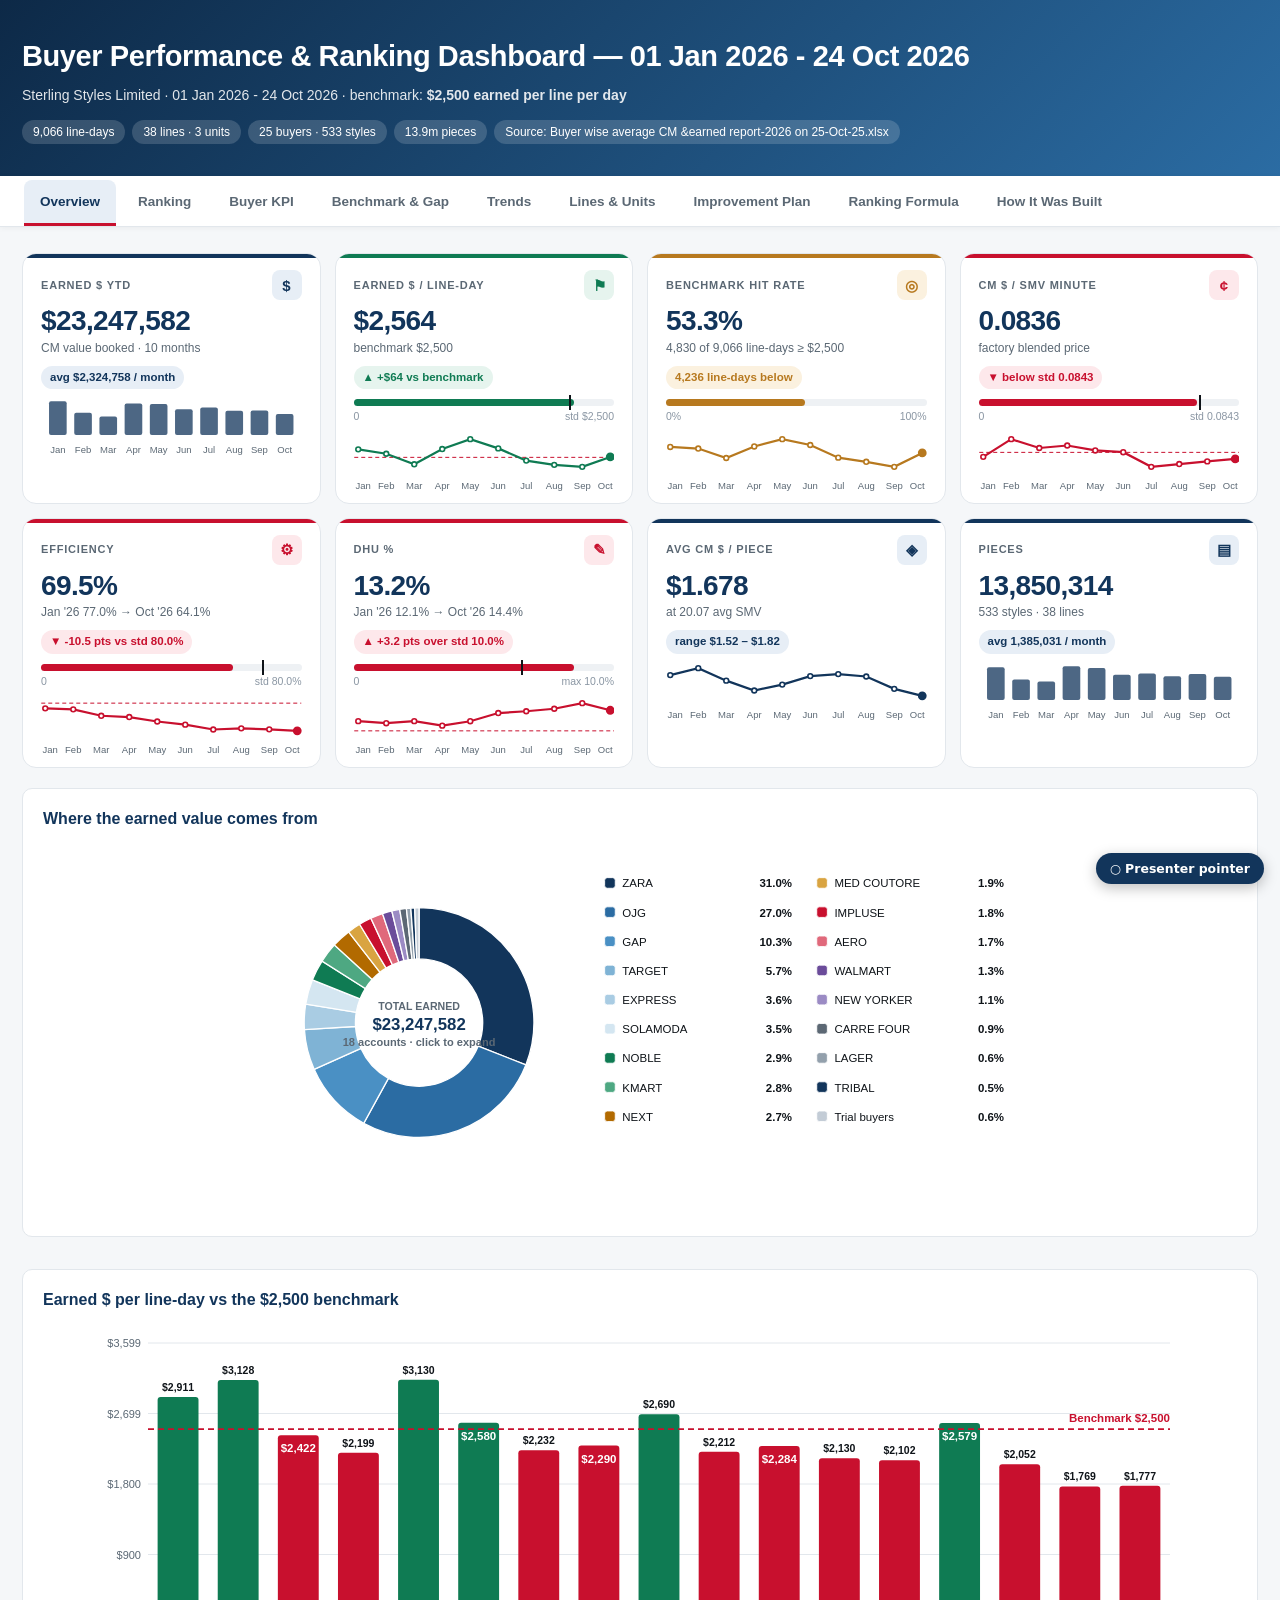
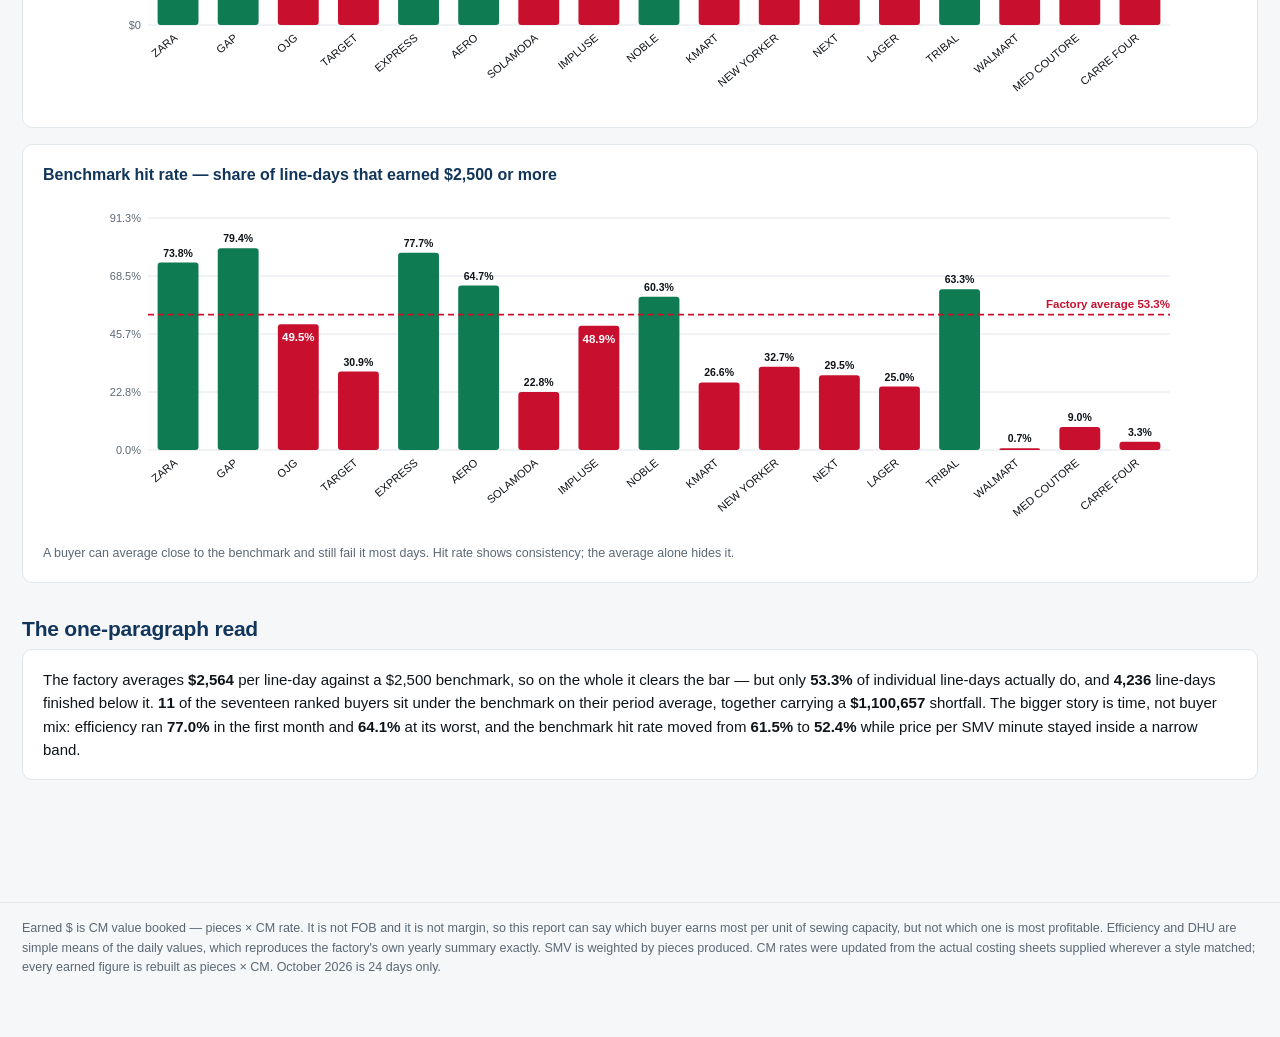
<file: reports/kpi/Buyer_KPI_Dashboard_to-24Oct.html>
<!DOCTYPE html><html lang="en"><head><meta charset="utf-8"><meta name="viewport" content="width=device-width,initial-scale=1"><title>Buyer KPI Dashboard — 01 Jan 2026 - 24 Oct 2026</title><style>
:root{--ink:#0f1419;--mut:#5b6874;--line:#e2e7ec;--bg:#f5f7f9;--card:#fff;--navy:#12355b;--navy2:#2b6ca3;--lt:#7fb3d5;--acc:#c8102e;--good:#0f7b53;--warn:#b26a00;--amb:#fdf1e3;--gold:#a67c00}
*{box-sizing:border-box}body{margin:0;background:var(--bg);color:var(--ink);font-family:-apple-system,BlinkMacSystemFont,"Segoe UI",Arial,sans-serif;font-size:15px;line-height:1.55}
.wrap{max-width:1280px;margin:0 auto;padding:0 22px}
header{background:linear-gradient(135deg,#0d2947,#2b6ca3);color:#fff;padding:34px 0 26px}
h1{margin:0 0 6px;font-size:29px;letter-spacing:-.4px}
.sub{opacity:.88;font-size:14px}
.tags{margin-top:12px}.tag{display:inline-block;background:rgba(255,255,255,.16);padding:3px 11px;border-radius:20px;font-size:12px;margin:0 7px 6px 0}
nav{background:#fff;border-bottom:1px solid var(--line);position:sticky;top:0;z-index:50;box-shadow:0 1px 6px rgba(0,0,0,.05)}
nav .wrap{display:flex;gap:2px;overflow-x:auto}
nav button{background:none;border:none;border-bottom:3px solid transparent;padding:14px 16px;font-size:13.5px;font-weight:600;color:var(--mut);cursor:pointer;white-space:nowrap;font-family:inherit}
nav button:hover{color:var(--navy)}nav button.on{color:var(--navy);border-bottom-color:var(--acc)}
section{display:none;padding:26px 0 70px}section.on{display:block}
h2{font-size:21px;margin:30px 0 4px;color:var(--navy);letter-spacing:-.2px}h2:first-child{margin-top:6px}
h3{font-size:16px;margin:0 0 10px;color:var(--navy)}
.lead{color:var(--mut);margin:0 0 16px;max-width:960px}
.card{background:var(--card);border:1px solid var(--line);border-radius:10px;padding:18px 20px;margin-bottom:16px}
.kpis{display:grid;grid-template-columns:repeat(auto-fit,minmax(158px,1fr));gap:12px;margin-bottom:18px}
.kpi{background:#fff;border:1px solid var(--line);border-radius:10px;padding:14px 16px}
.kpi .l{font-size:10.5px;text-transform:uppercase;letter-spacing:.7px;color:var(--mut);font-weight:700}
.kpi .v{font-size:23px;font-weight:700;letter-spacing:-.5px;margin-top:3px;color:var(--navy)}
.kpi .d{font-size:11.5px;color:var(--mut);margin-top:2px}
table{width:100%;border-collapse:collapse;font-size:13.5px}
th{background:var(--navy);color:#fff;padding:9px 8px;text-align:right;font-weight:600;font-size:11.5px;text-transform:uppercase;letter-spacing:.4px;white-space:nowrap}
th:first-child,th.l{text-align:left}th.s{cursor:pointer;user-select:none}th.s:hover{background:#1b4a7a}
td{padding:8px;border-bottom:1px solid var(--line);text-align:right;white-space:nowrap}
td:first-child,td.l{text-align:left}tbody tr:hover{background:#f2f6fb}
tfoot td{background:#eef2f7;font-weight:700}
.up{color:var(--good);font-weight:600}.dn{color:var(--acc);font-weight:600}.mut{color:var(--mut)}.b{font-weight:700}
.g{display:inline-block;width:22px;height:22px;line-height:22px;text-align:center;border-radius:5px;font-weight:800;font-size:12px;color:#fff}
.gA{background:#0f7b53}.gB{background:#2b6ca3}.gC{background:#b26a00}.gD{background:#c8102e}
.bar{height:7px;background:#e8ecf1;border-radius:4px;overflow:hidden;min-width:55px}.bar i{display:block;height:100%;background:linear-gradient(90deg,#12355b,#4a90c4)}
.pill{display:inline-block;padding:2px 8px;border-radius:20px;font-size:11px;font-weight:700}
.p1{background:#e7f3ec;color:var(--good)}.p2{background:#fdeaec;color:var(--acc)}.p3{background:#eef1f5;color:var(--mut)}
.grid2{display:grid;grid-template-columns:1fr 1fr;gap:16px}.grid1{display:grid;grid-template-columns:1fr;gap:16px}.grid1 #pie{max-width:760px;margin:0 auto}.grid3{display:grid;grid-template-columns:repeat(3,1fr);gap:16px}
@media(max-width:960px){.grid2,.grid3{grid-template-columns:1fr}}
.scroll{overflow-x:auto}.note{font-size:12.5px;color:var(--mut);margin-top:10px}
.legend{display:flex;gap:16px;font-size:12px;color:var(--mut);margin-top:8px;flex-wrap:wrap}
.sw{display:inline-block;width:11px;height:11px;border-radius:3px;margin-right:5px;vertical-align:-1px}
.matrix td{font-size:12px;padding:6px}
.step{display:flex;gap:14px;margin-bottom:14px}
.stepn{flex:0 0 30px;height:30px;border-radius:50%;background:var(--navy);color:#fff;font-weight:800;display:flex;align-items:center;justify-content:center;font-size:13px}
.step div h4{margin:2px 0 3px;font-size:15px;color:var(--navy)}
.step div p{margin:0;color:var(--mut);font-size:13.5px}
.imp{border:1px solid var(--line);border-radius:10px;padding:16px 18px;margin-bottom:14px;background:#fff}
.imp .hd{display:flex;align-items:center;gap:10px;margin-bottom:8px;flex-wrap:wrap}
.imp .hd b{font-size:17px}
.lev{display:grid;grid-template-columns:repeat(3,1fr);gap:10px;margin:10px 0}
@media(max-width:760px){.lev{grid-template-columns:1fr}}
.lev div{background:#f5f7f9;border-radius:8px;padding:10px 12px}
.lev .t{font-size:10.5px;font-weight:700;text-transform:uppercase;letter-spacing:.6px;color:var(--mut)}
.lev .n{font-size:17px;font-weight:700;color:var(--navy);margin:2px 0}
.lev .s2{font-size:12px;color:var(--mut)}
.why{background:#fff7ed;border-left:4px solid var(--warn);padding:9px 13px;border-radius:0 6px 6px 0;font-size:13.5px;margin-top:6px}
.ok{background:#eef7f2;border-left:4px solid var(--good)}
footer{color:var(--mut);font-size:12.5px;border-top:1px solid var(--line);margin-top:36px;padding:16px 0 60px}
svg text{font-family:inherit}

/* v4.44 donut hover */
#pie svg{overflow:visible}
#pie .dg{transition:transform .25s ease;transform-origin:180px 180px}
#pie svg:hover .dg{transform:scale(1.12)}
#pie .sl{transition:transform .22s ease,opacity .2s,filter .2s;transform-origin:180px 180px}#pie .hit{cursor:pointer}
#pie .sl.on{transform:translate(var(--dx),var(--dy)) scale(1.1);filter:drop-shadow(0 6px 10px rgba(0,0,0,.28))}
#pie svg.act .sl:not(.on){opacity:.35}
#pie .lg{cursor:pointer}
#pie .lg rect.bg{fill:transparent}
#pie .lg.on rect.bg{fill:#12355b}
#pie .lg.on text{fill:#fff !important}

/* v4.42 nav hover */
nav button{transition:background-color .15s,color .15s,border-color .15s,transform .15s;border-radius:8px 8px 0 0;margin:4px 2px 0}
nav button:hover{background:#12355b !important;color:#fff !important;border-bottom-color:#f2b705 !important;transform:translateY(-1px)}
nav button.on{background:#e7eef6;color:#12355b}
nav button.on:hover{background:#0b2440 !important}
nav button:focus-visible{outline:2px solid #f2b705;outline-offset:-2px}

/* v4.41 overview KPI cards */
#k1.kx{display:grid;grid-template-columns:repeat(4,1fr);gap:14px;margin-bottom:20px}
@media(max-width:1000px){#k1.kx{grid-template-columns:repeat(2,1fr)}}
#k1 .kc{position:relative;background:#fff;border:1px solid var(--line);border-radius:14px;padding:16px 18px 12px;overflow:hidden;transition:transform .18s,box-shadow .18s,border-color .18s;cursor:default}
#k1 .kc:before{content:'';position:absolute;left:0;top:0;right:0;height:4px;background:var(--ac)}
#k1 .kc:hover{transform:translateY(-5px) scale(1.045);box-shadow:0 14px 32px rgba(18,53,91,.18);border-color:var(--ac);z-index:3}
#k1 .kh{display:flex;justify-content:space-between;align-items:center;gap:8px}
#k1 .kl{font-size:11px;text-transform:uppercase;letter-spacing:.8px;color:var(--mut);font-weight:700}
#k1 .ki{width:30px;height:30px;border-radius:8px;display:grid;place-items:center;font-size:15px;background:var(--acl);color:var(--ac);font-weight:800}
#k1 .kv{font-size:28px;font-weight:800;letter-spacing:-.6px;color:var(--navy);margin:6px 0 2px;line-height:1.1}
#k1 .kd{font-size:12px;color:var(--mut);min-height:16px}
#k1 .kchip{display:inline-block;margin-top:8px;font-size:11.5px;font-weight:700;padding:3px 9px;border-radius:12px;background:var(--acl);color:var(--ac)}
#k1 .km{position:relative;height:7px;background:#eef1f4;border-radius:4px;margin:10px 0 2px}
#k1 .km i{position:absolute;left:0;top:0;bottom:0;border-radius:4px;background:var(--ac)}
#k1 .km b{position:absolute;top:-4px;width:2px;height:15px;background:#0f1419}
#k1 .kml{display:flex;justify-content:space-between;font-size:10.5px;color:#8a96a3}
#k1 .ksp{margin-top:6px;display:block}
#k1 .kc:hover .kv{color:var(--ac)}

/* v4.40 presentation hover */
table td,table th{transition:background-color .12s,color .12s,transform .12s,box-shadow .12s}
table tr.hr>td{background:#fff3c4 !important}
table td.hc,table th.hc{background:#e3eefb !important}
table th.hc{background:#f2b705 !important;color:#0f1419 !important}
table tr.hr>td.hc{background:#ffe08a !important}
table tr>td.hx.hx,table tr.hr>td.hx.hc{background:#12355b !important;color:#fff !important;transform:scale(1.22);box-shadow:0 6px 18px rgba(18,53,91,.35);position:relative;z-index:5;font-weight:700;border-radius:4px}
table td.hx *{color:#fff !important}
table td.hx .g{color:#fff !important;outline:2px solid #fff}
table tr.hr>td:first-child{box-shadow:inset 4px 0 0 #f2b705}
svg .hv{transition:filter .12s,transform .12s;cursor:pointer;transform-box:fill-box;transform-origin:center}
svg rect.hv:hover{filter:brightness(1.18) saturate(1.2);stroke:#0f1419;stroke-width:2}
svg circle.hv:hover{transform:scale(1.6);stroke-width:3.2}
#mbTip{position:fixed;z-index:9999;pointer-events:none;background:#0f1419;color:#fff;font:600 15px/1.35 Inter,system-ui,sans-serif;padding:9px 13px;border-radius:8px;box-shadow:0 8px 24px rgba(0,0,0,.3);border-left:4px solid #f2b705;display:none;max-width:360px}
#mbDot{position:fixed;z-index:9998;pointer-events:none;width:34px;height:34px;margin:-17px 0 0 -17px;border-radius:50%;background:rgba(242,183,5,.12);border:2.5px solid rgba(200,16,46,.9);box-shadow:0 0 0 6px rgba(242,183,5,.12);transition:transform .08s;display:none}
body.mbPtr #mbDot{display:block}
#mbPtrBtn{position:fixed;right:16px;bottom:16px;z-index:9999;background:#12355b;color:#fff;border:0;border-radius:20px;padding:8px 14px;font:600 12.5px Inter,system-ui,sans-serif;cursor:pointer;box-shadow:0 4px 14px rgba(0,0,0,.25)}
body.mbPtr #mbPtrBtn{background:#c8102e}

/* v4.45 donut full view */
#pie .dg,#pie .sl{transform-box:view-box}
#pie .dg{transition:transform .45s cubic-bezier(.34,1.56,.64,1)}
#pie .sl{transition:transform .38s cubic-bezier(.34,1.56,.64,1),opacity .25s,filter .25s}
#pie .dg.press{transform:scale(.95) !important;transition:transform .14s ease-out}
#pie .hit{cursor:zoom-in}
#fsD{position:fixed;inset:0;z-index:10000;background:rgba(9,20,36,0);backdrop-filter:blur(0);display:flex;align-items:center;justify-content:center;transition:background .35s,backdrop-filter .35s;pointer-events:none}
#fsD.in{background:rgba(9,20,36,.72);backdrop-filter:blur(5px);pointer-events:auto}
#fsD .pn{width:min(1500px,96vw);height:min(940px,93vh);background:#fff;border-radius:20px;box-shadow:0 30px 80px rgba(0,0,0,.45);display:grid;grid-template-columns:1fr 360px;grid-template-rows:auto 1fr;overflow:hidden;transform:scale(.55) translateY(40px);opacity:0;transition:transform .55s cubic-bezier(.34,1.56,.64,1),opacity .3s}
#fsD.in .pn{transform:none;opacity:1}
#fsD .hd{grid-column:1/3;display:flex;justify-content:space-between;align-items:center;padding:16px 24px;border-bottom:1px solid #e2e7ec}
#fsD .hd h2{margin:0;font-size:20px;color:#12355b}
#fsD .hd small{color:#5b6874;font-size:13px;margin-left:10px}
#fsD .x{border:0;background:#12355b;color:#fff;width:38px;height:38px;border-radius:50%;font-size:18px;cursor:pointer;transition:transform .25s cubic-bezier(.34,1.56,.64,1),background .2s}
#fsD .x:hover{transform:rotate(90deg) scale(1.1);background:#c8102e}
#fsD .ch{position:relative;min-height:0;padding:6px}
#fsD .ch svg{width:100%;height:100%;display:block;overflow:visible}
#fsD .fsl{transform-box:view-box;transform-origin:450px 450px;transform:scale(.2) rotate(-40deg);opacity:0;transition:transform .7s cubic-bezier(.34,1.56,.64,1),opacity .35s,filter .25s}
#fsD.in .fsl{transform:translate(var(--dx),var(--dy));opacity:1}
#fsD.in .fsl.on{transform:translate(var(--hx),var(--hy)) scale(1.13);filter:drop-shadow(0 10px 16px rgba(0,0,0,.3))}
#fsD.act .fsl:not(.on){opacity:.3}
#fsD .flb{opacity:0;transition:opacity .4s .35s}
#fsD.in .flb{opacity:1}
#fsD.act .flb:not(.on){opacity:.3}
#fsD .flb.on text{font-size:15px}
#fsD .flb,#fsD .fh{cursor:pointer}
#fsD .sd{border-left:1px solid #e2e7ec;padding:22px;overflow:auto;background:#f8fafc}
#fsD .sd .nm{font-size:24px;font-weight:800;color:#12355b;display:flex;align-items:center;gap:10px}
#fsD .sd .sw{width:16px;height:16px;border-radius:4px}
#fsD .sd .big{font-size:34px;font-weight:800;color:#0f1419;margin:10px 0 2px}
#fsD .sd .sub{color:#5b6874;font-size:13px}
#fsD .sd .gr{display:grid;grid-template-columns:1fr 1fr;gap:10px;margin-top:16px}
#fsD .sd .it{background:#fff;border:1px solid #e2e7ec;border-radius:10px;padding:10px 12px;transition:transform .25s cubic-bezier(.34,1.56,.64,1)}
#fsD .sd .it:hover{transform:scale(1.05)}
#fsD .sd .it .l{font-size:10.5px;text-transform:uppercase;letter-spacing:.6px;color:#5b6874;font-weight:700}
#fsD .sd .it .v{font-size:17px;font-weight:800;color:#12355b;margin-top:2px}
#fsD .sd .hint{margin-top:18px;font-size:12.5px;color:#8a96a3}
#fsD .sd .fade{animation:fsF .35s ease}
@keyframes fsF{from{opacity:0;transform:translateY(8px)}to{opacity:1;transform:none}}
@media(max-width:900px){#fsD .pn{grid-template-columns:1fr;grid-template-rows:auto 1fr auto}#fsD .sd{border-left:0;border-top:1px solid #e2e7ec;max-height:40vh}}
</style></head><body>
<header><div class="wrap">
<h1>Buyer Performance &amp; Ranking Dashboard — 01 Jan 2026 - 24 Oct 2026</h1>
<div class="sub">Sterling Styles Limited &middot; 01 Jan 2026 - 24 Oct 2026 &middot; benchmark: <b>$2,500 earned per line per day</b></div>
<div class="tags"><span class="tag">9,066 line-days</span><span class="tag">38 lines &middot; 3 units</span><span class="tag">25 buyers &middot; 533 styles</span><span class="tag">13.9m pieces</span><span class="tag">Source: Buyer wise average CM &amp;earned report-2026 on 25-Oct-25.xlsx</span></div>
</div></header>
<nav><div class="wrap">
<button data-t="ov" class="on">Overview</button><button data-t="rk">Ranking</button><button data-t="kp">Buyer KPI</button>
<button data-t="bm">Benchmark &amp; Gap</button><button data-t="tr">Trends</button><button data-t="ln">Lines &amp; Units</button>
<button data-t="im">Improvement Plan</button><button data-t="rf">Ranking Formula</button><button data-t="me">How It Was Built</button>
</div></nav>

<section id="ov" class="on"><div class="wrap">
<div class="kpis" id="k1"></div>
<div class="grid1">
<div class="card"><h3>Where the earned value comes from</h3><div id="pie"></div></div>
<div class="card"><h3>Earned $ per line-day vs the $2,500 benchmark</h3><div id="ovbar"></div></div>
</div>
<div class="card"><h3>Benchmark hit rate — share of line-days that earned $2,500 or more</h3><div id="hitbar"></div>
<div class="note">A buyer can average close to the benchmark and still fail it most days. Hit rate shows consistency; the average alone hides it.</div></div>
<h2>The one-paragraph read</h2>
<div class="card"><p style="margin:0">The factory averages <b id="p1"></b> per line-day against a $2,500 benchmark, so on the whole it clears the bar — but only <b id="p2"></b> of individual line-days actually do, and <b id="p3"></b> line-days finished below it. <b id="p5"></b> of the seventeen ranked buyers sit under the benchmark on their period average, together carrying a <b id="p4"></b> shortfall. The bigger story is time, not buyer mix: efficiency ran <b id="p6"></b> in the first month and <b id="p7"></b> at its worst, and the benchmark hit rate moved from <b id="p8"></b> to <b id="p9"></b> while price per SMV minute stayed inside a narrow band.</p></div>
</div></section>

<section id="rk"><div class="wrap">
<h2>Buyer ranking</h2>
<p class="lead">Every buyer is scored out of 100 against six fixed factory standards — not against each other. Meeting a standard scores 100 on that line; beating it does not earn extra credit. Buyers with fewer than 40 line-days are scored but shown separately as TRIAL, because a handful of days cannot be compared to 2,000. Click any column to re-sort.</p>
<div class="card"><div class="scroll"><table id="rktab"></table></div>
<div class="note">MOVE compares this ranking to a plain ranking by earned $ alone. A buyer that moves up was being under-read by revenue-only reporting.</div></div>
<div class="card"><h3>Total score by buyer</h3><div id="scorebar"></div></div>
<div class="card"><h3>Where each buyer's points come from</h3><div id="stack"></div>
<div class="legend"><span><i class="sw" style="background:#12355b"></i>Benchmark 30</span><span><i class="sw" style="background:#2b6ca3"></i>Value 20</span><span><i class="sw" style="background:#4a90c4"></i>Price 20</span><span><i class="sw" style="background:#7fb3d5"></i>Efficiency 15</span><span><i class="sw" style="background:#a9cce3"></i>Quality 10</span><span><i class="sw" style="background:#d4e6f1"></i>Run stability 5</span></div></div>
<div class="card"><h3>Grade bands</h3><div class="scroll"><table id="grades"></table></div></div>
</div></section>

<section id="kp"><div class="wrap">
<h2>Full buyer KPI table</h2>
<p class="lead">Every metric for every buyer, ranked and trial. All figures are calculated from the daily line-day rows — one row per sewing line per day.</p>
<div class="card"><div class="scroll"><table id="kptab"></table></div></div>
<div class="grid2">
<div class="card"><h3>Price vs efficiency</h3><div id="scatter"></div>
<div class="note">Bubble size = pieces. Top-right is the ideal corner: good price and a floor that runs it well.</div></div>
<div class="card"><h3>CM $ per piece vs SMV</h3><div id="scatter2"></div>
<div class="note">The diagonal is the factory blended rate. A buyer below the line pays less per minute of work than the factory average, whatever the garment.</div></div>
</div>
</div></section>

<section id="bm"><div class="wrap">
<h2>The $2,500 benchmark</h2>
<p class="lead">One sewing line running one day must earn $2,500 of CM value. Everything below is measured against that single number.</p>
<div class="kpis" id="k2"></div>
<div class="card"><h3>Yearly surplus or shortfall against the benchmark</h3><div id="gapbar"></div>
<div class="note">Shortfall = (2,500 − earned per line-day) &times; that buyer's line-days. It is what the account cost in capacity terms over the period, not a cash loss.</div></div>
<div class="card"><h3>Benchmark table</h3><div class="scroll"><table id="bmtab"></table></div></div>
<div class="card"><h3>What $2,500 a day actually requires</h3>
<p style="margin:0 0 10px">The earning identity behind every number in this report:</p>
<div style="background:#f5f7f9;border-radius:8px;padding:14px;font-size:15px;text-align:center;margin-bottom:12px">
<b>Earned $ per line-day = CM $ per SMV minute &times; efficiency &times; operators &times; working hours &times; 60</b></div>
<p style="margin:0 0 8px">With a typical line of <b>75 operators</b> working <b>10 hours</b>, one line-day holds 45,000 available minutes. So:</p>
<div class="scroll"><table id="reqtab"></table></div>
<div class="note">Read it as a menu, not a rule. At 65% efficiency the price has to be $0.0855 per minute to clear $2,500. At 75% efficiency the same line clears it at $0.0741. Every route to the benchmark is a trade between those two columns.</div></div>
<div class="card" id="bmex"></div>
</div></section>

<section id="tr"><div class="wrap">
<h2>Monthly trend</h2>
<p class="lead">2026-10 may be a partial month — 20 days in the data. Do not read it as a full month.</p>
<div class="card"><h3>Efficiency, DHU and benchmark hit rate by month</h3><div id="trend"></div></div>
<div class="grid1">
<div class="card"><h3>Earned $ per line-day by month</h3><div id="mbar"></div></div>
<div class="card"><h3>Price — CM $ per SMV minute by month</h3><div id="rline"></div></div>
</div>
<div class="card"><div class="scroll"><table id="mtab"></table></div></div>
<div class="card"><h3>Earned $ per line-day — buyer &times; month</h3>
<div class="note" style="margin:0 0 10px">Darker = stronger. Red border = below the $2,500 benchmark that month. Blank = the buyer did not run.</div>
<div class="scroll"><table id="matrix" class="matrix"></table></div></div>
</div></section>

<section id="ln"><div class="wrap">
<h2>Lines and units</h2>
<p class="lead">The same benchmark applied to the factory's own capacity. This is where a buyer problem and a floor problem separate.</p>
<div class="card"><h3>Unit summary</h3><div class="scroll"><table id="utab"></table></div></div>
<div class="card"><h3>All 38 sewing lines — earned $ per line-day</h3><div id="linebar"></div></div>
<div class="card"><div class="scroll"><table id="ltab"></table></div></div>
</div></section>

<section id="im"><div class="wrap">
<h2>Improvement plan — buyer by buyer</h2>
<p class="lead">For every buyer below the benchmark, three routes to $2,500 a day, each calculated from that buyer's own numbers. The three are alternatives, not a sequence — hitting any one of them clears the bar.</p>
<div class="card" style="background:#f8fafc"><h3>How to read the three routes</h3>
<div class="lev" style="margin:0">
<div><div class="t">Route A — price</div><div class="n">Raise CM per piece</div><div class="s2">Keep the same SMV and the same efficiency, and ask the buyer for a higher CM. This is the merchandising conversation.</div></div>
<div><div class="t">Route B — method</div><div class="n">Cut the SMV</div><div class="s2">Keep the same CM per piece and take work out of the garment. The rate per minute rises without touching the price. This is the IE job.</div></div>
<div><div class="t">Route C — floor</div><div class="n">Lift efficiency</div><div class="s2">Keep price and SMV, run the line better. Only realistic where the required number is under about 78%.</div></div>
</div></div>
<div id="impcards"></div>
</div></section>

<style>#rf th,#rf td{text-align:left!important;white-space:normal!important;vertical-align:top}#rf td:nth-child(4){min-width:260px}#rf table{width:100%}</style><section id="rf"><div class="wrap">
<h2>Ranking formula &amp; sources</h2>
<p class="lead">How one buyer's rank is calculated, the exact Excel formulas, and where every number and rule comes from.</p>
<div class="card"><h3>The formula in one line</h3>
<div style="font-family:ui-monospace,Menlo,Consolas,monospace;background:#f0f4fa;border-radius:10px;padding:12px 14px;font-size:13.5px;line-height:1.7">
Score(measure) = MIN(100, Actual ÷ Standard × 100) &nbsp;·&nbsp; Quality = MIN(100, 10% ÷ DHU × 100)<br>
TOTAL = 30%·Benchmark + 20%·Value + 20%·Price + 15%·Efficiency + 10%·Quality + 5%·Run<br>
Grade: A ≥ 85 · B ≥ 75 · C ≥ 65 · D &lt; 65 &nbsp;·&nbsp; Rank = order of TOTAL among buyers with ≥ 40 line-days</div></div>
<div class="card"><h3>Step by step — Excel formulas (RANKING tab of the KPI workbook)</h3><div class="scroll"><table><tr><th>Step</th><th>Formula (plain)</th><th>Excel formula</th><th>Cell</th></tr><tr><td><b>Yield $/line-day</b></td><td>Earned $ ÷ Line-days</td><td><code style="font-size:12px;background:#f0f4fa;padding:3px 6px;border-radius:5px">=Earned/LineDays</code></td><td style="color:var(--mut)">&#x27;BUYER KPI&#x27;!J (orig) · SCORE BREAKDOWN!C</td></tr><tr><td><b>Value share</b></td><td>Buyer earned ÷ Factory earned</td><td><code style="font-size:12px;background:#f0f4fa;padding:3px 6px;border-radius:5px">=Earned/FactoryEarned</code></td><td style="color:var(--mut)">&#x27;BUYER KPI&#x27;!I · SCORE BREAKDOWN!D</td></tr><tr><td><b>Price</b></td><td>Earned $ ÷ (Pieces × SMV)</td><td><code style="font-size:12px;background:#f0f4fa;padding:3px 6px;border-radius:5px">=Earned/SMVminutes</code></td><td style="color:var(--mut)">&#x27;BUYER KPI&#x27;!N · SCORE BREAKDOWN!E</td></tr><tr><td><b>Benchmark score</b></td><td>MIN(100, Yield ÷ 2,500 × 100)</td><td><code style="font-size:12px;background:#f0f4fa;padding:3px 6px;border-radius:5px">=MIN(100,G11/$A$6*100)</code></td><td style="color:var(--mut)">RANKING!O11</td></tr><tr><td><b>Value score</b></td><td>MIN(100, Share ÷ 10% × 100)</td><td><code style="font-size:12px;background:#f0f4fa;padding:3px 6px;border-radius:5px">=MIN(100,&#x27;BUYER KPI&#x27;!I5/$C$6*100)</code></td><td style="color:var(--mut)">RANKING!P11</td></tr><tr><td><b>Price score</b></td><td>MIN(100, Rate ÷ 0.0843 × 100)</td><td><code style="font-size:12px;background:#f0f4fa;padding:3px 6px;border-radius:5px">=MIN(100,I11/$E$6*100)</code></td><td style="color:var(--mut)">RANKING!Q11</td></tr><tr><td><b>Efficiency score</b></td><td>MIN(100, Eff ÷ 80% × 100)</td><td><code style="font-size:12px;background:#f0f4fa;padding:3px 6px;border-radius:5px">=MIN(100,L11/$G$6*100)</code></td><td style="color:var(--mut)">RANKING!R11</td></tr><tr><td><b>Quality score</b></td><td>MIN(100, 10% ÷ DHU × 100)</td><td><code style="font-size:12px;background:#f0f4fa;padding:3px 6px;border-radius:5px">=IFERROR(MIN(100,$I$6/M11*100),100)</code></td><td style="color:var(--mut)">RANKING!S11</td></tr><tr><td><b>Run score</b></td><td>MIN(100, Run ÷ 10 × 100)</td><td><code style="font-size:12px;background:#f0f4fa;padding:3px 6px;border-radius:5px">=MIN(100,N11/$K$6*100)</code></td><td style="color:var(--mut)">RANKING!T11</td></tr><tr><td><b>Total score</b></td><td>Σ score × weight</td><td><code style="font-size:12px;background:#f0f4fa;padding:3px 6px;border-radius:5px">=O11*$A$8+P11*$C$8+Q11*$E$8+R11*$G$8+S11*$I$8+T11*$K$8</code></td><td style="color:var(--mut)">RANKING!D11</td></tr><tr><td><b>Grade</b></td><td>A/B/C/D from bands</td><td><code style="font-size:12px;background:#f0f4fa;padding:3px 6px;border-radius:5px">=IF(D11&gt;=85,&quot;A&quot;,IF(D11&gt;=75,&quot;B&quot;,IF(D11&gt;=65,&quot;C&quot;,&quot;D&quot;)))</code></td><td style="color:var(--mut)">RANKING!C11</td></tr><tr><td><b>Rank</b></td><td>position by total score (ranked buyers only)</td><td><code style="font-size:12px;background:#f0f4fa;padding:3px 6px;border-radius:5px">=RANK(D11,$D$11:$D$23)</code></td><td style="color:var(--mut)">RANKING!A11</td></tr><tr><td><b>Revenue rank · Move</b></td><td>rank by earned $; Move = revenue rank − score rank</td><td><code style="font-size:12px;background:#f0f4fa;padding:3px 6px;border-radius:5px">=RANK(F11,$F$11:$F$23) · =U11-A11</code></td><td style="color:var(--mut)">RANKING!U11, V11</td></tr></table></div></div>
<div class="card"><h3>Sources</h3><div class="note" style="margin:0 0 10px">Honest note: this is Sterling&#x27;s own internal scorecard from your Buyer KPI pack. It is not an external, audited or industry-published standard. The $2,500 benchmark and the $0.0843 price come from factory numbers; the efficiency, DHU, run, 10% share, weights and grade bands are management choices written in the pack&#x27;s METHOD tab. Please have them signed off by management (the yellow cells can be changed and everything recalculates).</div>
<div class="scroll"><table><tr><th>Item</th><th>Value used</th><th>Type</th><th>Source (file · tab / cell)</th><th>Why</th><th>Factory now</th></tr><tr><td><b>Raw data</b></td><td>9,066 line-days</td><td><span style="background:#e6f3ec;padding:2px 7px;border-radius:6px;font-size:12px">Factory data</span></td><td style="font-size:12.5px">Revenue/Buyer wise average CM &amp;earned report-2026 on 25-Oct-25.xlsx · sheet 2026 (daily line-day rows, data to 24 Oct 2026)</td><td style="font-size:12.5px">Every number in the ranking is summed or averaged from this file. Nothing typed by hand.</td><td style="color:var(--mut);font-size:12.5px">9,066 line-days · 25 buyers · $23,247,582 earned</td></tr><tr><td><b>Scoring method (6 standards, cap 100, weights, grades, trial)</b></td><td>—</td><td><span style="background:#fff3d6;padding:2px 7px;border-radius:6px;font-size:12px">Your KPI pack method</span></td><td style="font-size:12.5px">Sterling_Buyer_KPI_2026.xlsx (your original Buyer KPI pack, 01 Jan–15 Aug 2026) · tabs METHOD and RANKING (formulas in RANKING!A11:V23)</td><td style="font-size:12.5px">Rebuilt exactly as in your pack; the 01 Jan–15 Aug result was reproduced before the 28-Sep and 10-Oct refreshes (ZARA #1 A 96.6 … TARGET #4 B 80.0).</td><td style="color:var(--mut);font-size:12.5px">same method, new data</td></tr><tr><td><b>Benchmark $/line-day</b></td><td>$2,500</td><td><span style="background:#e6f3ec;padding:2px 7px;border-radius:6px;font-size:12px">Factory benchmark (management target)</span></td><td style="font-size:12.5px">Sterling_Buyer_KPI_2026.xlsx (your original Buyer KPI pack, 01 Jan–15 Aug 2026) · RANKING!A6 · report header &quot;benchmark: $2,500 earned per line per day&quot;</td><td style="font-size:12.5px">Answers &quot;was that line-day worth giving away?&quot; Heaviest weight because it already contains price, efficiency and manning.</td><td style="color:var(--mut);font-size:12.5px">factory now $2,564/line-day · 53.3% of line-days reach it</td></tr><tr><td><b>Value share standard</b></td><td>10% of factory earned</td><td><span style="background:#fff3d6;padding:2px 7px;border-radius:6px;font-size:12px">Method choice (policy)</span></td><td style="font-size:12.5px">Sterling_Buyer_KPI_2026.xlsx (your original Buyer KPI pack, 01 Jan–15 Aug 2026) · RANKING!C6 · METHOD standard 2</td><td style="font-size:12.5px">Scale has to count — an account earning $6m should not rank below one earning $100k on rate alone.</td><td style="color:var(--mut);font-size:12.5px">25 buyers → even split would be 4.0% each</td></tr><tr><td><b>Price standard</b></td><td>$0.0843 per SMV minute</td><td><span style="background:#e6f3ec;padding:2px 7px;border-radius:6px;font-size:12px">Factory data (blended rate)</span></td><td style="font-size:12.5px">Sterling_Buyer_KPI_2026.xlsx (your original Buyer KPI pack, 01 Jan–15 Aug 2026) · RANKING!E6 · = factory CM$ ÷ SMV minutes, 01 Jan–15 Aug 2026 (0.08431)</td><td style="font-size:12.5px">CM per minute is the only fair price comparison across garments with different SMV.</td><td style="color:var(--mut);font-size:12.5px">factory now $0.0836 per SMV minute</td></tr><tr><td><b>Efficiency standard</b></td><td>80%</td><td><span style="background:#fff3d6;padding:2px 7px;border-radius:6px;font-size:12px">Method choice (target)</span></td><td style="font-size:12.5px">Sterling_Buyer_KPI_2026.xlsx (your original Buyer KPI pack, 01 Jan–15 Aug 2026) · RANKING!G6 · METHOD standard 4</td><td style="font-size:12.5px">Separates a pricing problem from a floor problem.</td><td style="color:var(--mut);font-size:12.5px">factory now 69.5%</td></tr><tr><td><b>Quality standard</b></td><td>10% DHU (score = standard ÷ actual)</td><td><span style="background:#fff3d6;padding:2px 7px;border-radius:6px;font-size:12px">Method choice (target)</span></td><td style="font-size:12.5px">Sterling_Buyer_KPI_2026.xlsx (your original Buyer KPI pack, 01 Jan–15 Aug 2026) · RANKING!I6 · METHOD standard 5</td><td style="font-size:12.5px">Rework is capacity paid for twice; weighted below efficiency because it is partly inside efficiency.</td><td style="color:var(--mut);font-size:12.5px">factory now 13.2% DHU</td></tr><tr><td><b>Run stability standard</b></td><td>10 consecutive line-days per style</td><td><span style="background:#fff3d6;padding:2px 7px;border-radius:6px;font-size:12px">Method choice (target)</span></td><td style="font-size:12.5px">Sterling_Buyer_KPI_2026.xlsx (your original Buyer KPI pack, 01 Jan–15 Aug 2026) · RANKING!K6 · METHOD standard 6</td><td style="font-size:12.5px">Every changeover costs learning-curve output; smallest weight because it is often the order book, not the buyer.</td><td style="color:var(--mut);font-size:12.5px">per buyer, see breakdown</td></tr><tr><td><b>Weights</b></td><td>30 / 20 / 20 / 15 / 10 / 5 %</td><td><span style="background:#fff3d6;padding:2px 7px;border-radius:6px;font-size:12px">Method choice (policy)</span></td><td style="font-size:12.5px">Sterling_Buyer_KPI_2026.xlsx (your original Buyer KPI pack, 01 Jan–15 Aug 2026) · RANKING!A8:K8 · METHOD &quot;The six standards&quot;</td><td style="font-size:12.5px">Benchmark heaviest (contains price + efficiency); value and price next; efficiency, quality, run smaller.</td><td style="color:var(--mut);font-size:12.5px">sum = 100%</td></tr><tr><td><b>Cap at 100</b></td><td>MIN(100, …)</td><td><span style="background:#fff3d6;padding:2px 7px;border-radius:6px;font-size:12px">Method choice</span></td><td style="font-size:12.5px">Sterling_Buyer_KPI_2026.xlsx (your original Buyer KPI pack, 01 Jan–15 Aug 2026) · METHOD &quot;Why scores are capped at 100&quot;</td><td style="font-size:12.5px">A scorecard against a standard, not a competition — one strong number cannot hide four weak ones.</td><td style="color:var(--mut);font-size:12.5px">—</td></tr><tr><td><b>Grade bands</b></td><td>A ≥85 · B 75–84 · C 65–74 · D &lt;65</td><td><span style="background:#fff3d6;padding:2px 7px;border-radius:6px;font-size:12px">Method choice</span></td><td style="font-size:12.5px">Sterling_Buyer_KPI_2026.xlsx (your original Buyer KPI pack, 01 Jan–15 Aug 2026) · METHOD &quot;Grade bands&quot; · RANKING!C11 formula</td><td style="font-size:12.5px">—</td><td style="color:var(--mut);font-size:12.5px">—</td></tr><tr><td><b>Trial rule</b></td><td>under 40 line-days = TRIAL (not ranked)</td><td><span style="background:#fff3d6;padding:2px 7px;border-radius:6px;font-size:12px">Method choice</span></td><td style="font-size:12.5px">Sterling_Buyer_KPI_2026.xlsx (your original Buyer KPI pack, 01 Jan–15 Aug 2026) · METHOD step 7</td><td style="font-size:12.5px">A handful of days is not evidence; small samples throw extreme numbers both ways.</td><td style="color:var(--mut);font-size:12.5px">8 trial buyers this period</td></tr></table></div></div>
<div class="card" id="rfx"><h3>Check one buyer — live formula</h3>
<p style="margin:0 0 10px;color:#5b6874">Click a buyer. Every number below is recalculated in the page from that buyer's actuals and the standards/weights, then checked against the score in the ranking.</p>
<div id="rfxTabs" style="display:flex;flex-wrap:wrap;gap:6px;margin-bottom:14px"></div><div id="rfxBody"></div></div>
<div class="card"><h3>Full breakdown per buyer</h3><p style="margin:0">Every buyer's actual → score → points → total → grade → rank, with live formulas: open
<a href="Buyer_Ranking_Formula_Breakdown_to-24Oct.xlsx" download>Buyer_Ranking_Formula_Breakdown_to-24Oct.xlsx</a> or
<a href="Buyer_Ranking_Formula_Breakdown_to-24Oct.html" target="_blank">the HTML version</a> (same folder).</p></div>
</div></section>
<section id="me"><div class="wrap">
<h2>How this report and the ranking were built</h2>
<p class="lead">Written in plain English so anyone can check the work, repeat it next month, or argue with it.</p>
<div class="card"><h3>Step by step</h3><div id="steps"></div></div>
<div class="card"><h3>The six scoring standards</h3>
<p style="margin:0 0 10px">Each buyer is measured against a fixed factory standard. Score on that line = actual ÷ standard × 100, capped at 100. The six scores are then multiplied by their weights and added up to give a total out of 100.</p>
<div class="scroll"><table id="stdtab"></table></div>
<div class="note">Why cap at 100: this is a scorecard against a standard, not a competition. A buyer who pays double the benchmark rate is excellent, but it does not cancel out a floor running at 55% efficiency. Capping keeps one very strong number from hiding four weak ones.</div></div>
<div class="card"><h3>Why these six, and why these weights</h3><div id="whytab"></div></div>
<div class="card"><h3>Definitions</h3><div class="scroll"><table id="deftab"></table></div></div>
<div class="card"><h3>Data quality and caveats</h3><div class="scroll"><table id="dqtab"></table></div></div>
</div></section>
<footer><div class="wrap">Earned $ is CM value booked — pieces &times; CM rate. It is not FOB and it is not margin, so this report can say which buyer earns most per unit of sewing capacity, but not which one is most profitable. Efficiency and DHU are simple means of the daily values, which reproduces the factory's own yearly summary exactly. SMV is weighted by pieces produced. CM rates were updated from the actual costing sheets supplied wherever a style matched; every earned figure is rebuilt as pieces &times; CM. October 2026 is 24 days only.</div></footer>

<script>const D={"meta": {"source_file": "Buyer wise average CM &earned report-2026 on 25-Oct-25.xlsx", "sheet": "2026", "header_row": 4, "costing_files": [], "costing_sheets": [], "costing_styles": 0, "costing_bench_rate": null, "bench_rate_by_buyer": {}, "restated_buyers": [], "cm_sources": {"As reported": 9066}, "date_from": "2026-01-01", "date_to": "2026-10-24", "period": "01 Jan 2026 - 24 Oct 2026", "last_month": "2026-10", "last_month_days": 20, "arith_rows": 232, "arith_value": 55903.78000000119, "standards": {"benchmark_per_line_day": 2500, "value_share_of_earned": 0.1, "price_cm_per_smv_min": 0.0843, "efficiency": 0.8, "dhu": 0.1, "run_days": 10}, "weights": {"benchmark": 0.3, "value": 0.2, "price": 0.2, "efficiency": 0.15, "quality": 0.1, "run": 0.05}, "grade_bands": {"A": 85, "B": 75, "C": 65}, "trial_threshold": 40, "target_eff": 0.75}, "bm": 2500, "factory": {"ld": 9066, "pcs": 13850314.494540831, "earned": 23247582.236954987, "earned_old": 23303486.01695499, "rate": 0.08361389162825385, "yld": 2564.2601187905348, "eff": 0.6951358921937205, "dhu": 0.13178874318509787, "smv": 20.07426812533445, "cmpc": 1.678487679548225, "hit": 0.5327597617471873, "below": 4236, "buyers": 25, "lines": 38, "units": 3, "styles": 533, "eff_first_month": 0.770258129188521, "ops": 75.0, "whrs": 10.0, "eff_upside": 2512329.462444095}, "rank": [{"ld": 2476, "pcs": 3807063, "earned": 7208435.25, "yld": 2911.3227988691438, "rate": 0.08734638325022809, "cmpc": 1.893437342644448, "smv": 21.67734108944349, "eff": 0.7447561298314255, "dhu": 0.13858872931752975, "hit": 0.7378836833602584, "buyer": "ZARA", "share": 0.31007247018321227, "gapd": -411.32279886914375, "gapt": -1018435.2499999999, "run": 10.765217391304347, "ops": 74.70759289176091, "whrs": 10.238287560581583, "capmin": 45892.66913908253, "styles": 82, "lines": 27, "pcsday": 1537.586025848142, "s": {"bench": 100, "value": 100, "price": 100, "eff": 93.09451622892819, "qual": 72.15593973077236, "run": 100}, "score": 96.17977140741647, "grade": "A", "tier": "RANKED", "need": {"cmpc": 1.6259252867630507, "dcm": -0.26751205588139726, "rate": 0.07500575278371431, "smv": 25.243894933023885, "dsmv": -3.566553843580394, "eff": 0.6395341407355395, "y75": 3006.4190002486635, "cm75": 1.893437342644448, "dcm75": 0.0}, "rank": 1, "rankrev": 1, "move": 0}, {"ld": 768, "pcs": 1273072, "earned": 2402256.4, "yld": 3127.938020833333, "rate": 0.09900470828829312, "cmpc": 1.8869760704814809, "smv": 19.059457909686177, "eff": 0.7395203899021437, "dhu": 0.1297686144478685, "hit": 0.7942708333333334, "buyer": "GAP", "share": 0.10333360155540425, "gapd": -627.9380208333332, "gapt": -482256.3999999999, "run": 5.224489795918367, "ops": 72.69921875, "whrs": 9.89453125, "capmin": 43159.481506347656, "styles": 50, "lines": 8, "pcsday": 1657.6458333333333, "s": {"bench": 100, "value": 100, "price": 100, "eff": 92.44004873776797, "qual": 77.06023557812792, "run": 52.24489795918367}, "score": 94.18427576643717, "grade": "A", "tier": "RANKED", "need": {"cmpc": 1.5081629318687395, "dcm": -0.37881313861274135, "rate": 0.07912937183288296, "smv": 23.846721220872, "dsmv": -4.787263311185821, "eff": 0.5910606164321661, "y75": 3204.743907307449, "cm75": 1.8869760704814809, "dcm75": 0.0}, "rank": 2, "rankrev": 3, "move": 1}, {"ld": 2591, "pcs": 4110719.4945408306, "earned": 6274253.6169549795, "yld": 2421.5567799903433, "rate": 0.07968294742223488, "cmpc": 1.5263151925806158, "smv": 19.1548536036546, "eff": 0.7001579511938008, "dhu": 0.12375072584221201, "hit": 0.4947896565032806, "buyer": "OJG", "share": 0.2698884362684931, "gapd": 78.44322000965667, "gapt": 203246.38304502043, "run": 9.889312977099237, "ops": 73.63720571208027, "whrs": 10.215438054805094, "capmin": 45134.17880884175, "styles": 71, "lines": 36, "pcsday": 1586.5378211272987, "s": {"bench": 96.86227119961373, "value": 100, "price": 94.52306930276973, "eff": 87.51974389922509, "qual": 80.80760683982145, "run": 98.89312977099237}, "score": 94.1166739778536, "grade": "A", "tier": "RANKED", "need": {"cmpc": 1.5757582118172575, "dcm": 0.04944301923664174, "rate": 0.08226417410554444, "smv": 18.553826245460904, "dsmv": 0.6010273581936971, "eff": 0.7228386682683864, "y75": 2697.318297728014, "cm75": 1.5263151925806158, "dcm75": 0.0}, "rank": 3, "rankrev": 2, "move": -1}, {"ld": 602, "pcs": 805583, "earned": 1323568.2, "yld": 2198.618272425249, "rate": 0.07578823244442888, "cmpc": 1.642994204197457, "smv": 21.678750792904022, "eff": 0.6675993322949484, "dhu": 0.11689821496111116, "hit": 0.3089700996677741, "buyer": "TARGET", "share": 0.05693358502872699, "gapd": 301.38172757475104, "gapt": 181431.80000000013, "run": 2.7488584474885847, "ops": 72.74750830564784, "whrs": 10.285714285714286, "capmin": 44895.60512577124, "styles": 96, "lines": 12, "pcsday": 1338.1777408637874, "s": {"bench": 87.94473089700996, "value": 56.93358502872699, "price": 89.903004085918, "eff": 83.44991653686854, "qual": 85.54450556261041, "run": 27.488584474885847}, "score": 78.19710435256759, "grade": "B", "tier": "RANKED", "need": {"cmpc": 1.8682122140114676, "dcm": 0.22521800981401063, "rate": 0.08617711564002933, "smv": 19.065319046652856, "dsmv": 2.613431746251166, "eff": 0.7591123714697114, "y75": 2551.9189177539324, "cm75": 1.642994204197457, "dcm75": 0.0}, "rank": 4, "rankrev": 4, "move": 0}, {"ld": 264, "pcs": 336685, "earned": 826217.5, "yld": 3129.6117424242425, "rate": 0.11573629191352446, "cmpc": 2.4539777536866803, "smv": 21.2031827969764, "eff": 0.6464296808086968, "dhu": 0.14157896227467204, "hit": 0.7765151515151515, "buyer": "EXPRESS", "share": 0.035539932349894963, "gapd": -629.6117424242425, "gapt": -166217.50000000003, "run": 2.2956521739130435, "ops": 74.66287878787878, "whrs": 9.352272727272727, "capmin": 41896.05630165289, "styles": 58, "lines": 4, "pcsday": 1275.3219696969697, "s": {"bench": 100, "value": 35.53993234989496, "price": 100, "eff": 80.80371010108709, "qual": 70.63196282368122, "run": 22.956521739130437}, "score": 77.43956535446671, "grade": "B", "tier": "RANKED", "need": {"cmpc": 1.9602892911772127, "dcm": -0.4936884625094675, "rate": 0.09245259591200397, "smv": 26.543091943274014, "dsmv": -5.3399091462976145, "eff": 0.5163816904552855, "y75": 3636.6706516151658, "cm75": 2.4539777536866803, "dcm75": 0.0}, "rank": 5, "rankrev": 5, "move": 0}, {"ld": 156, "pcs": 278999, "earned": 402484.6, "yld": 2580.029487179487, "rate": 0.09528159310461184, "cmpc": 1.4426023032340616, "smv": 15.140409141251402, "eff": 0.6374057456207431, "dhu": 0.12416350327483444, "hit": 0.6474358974358975, "buyer": "AERO", "share": 0.017312965963411007, "gapd": -80.0294871794872, "gapt": -12484.600000000004, "run": 7.8, "ops": 71.64102564102564, "whrs": 10.438782051282052, "capmin": 44870.70315581854, "styles": 8, "lines": 9, "pcsday": 1788.4551282051282, "s": {"bench": 100, "value": 17.312965963411006, "price": 100, "eff": 79.67571820259289, "qual": 80.53896464136582, "run": 78.0}, "score": 77.36784738720772, "grade": "B", "tier": "RANKED", "need": {"cmpc": 1.3978544725966757, "dcm": -0.044747830637385855, "rate": 0.09232606989385089, "smv": 15.625080812956188, "dsmv": -0.48467167170478653, "eff": 0.6176341673497318, "y75": 3206.514060307894, "cm75": 1.4426023032340616, "dcm75": 0.0}, "rank": 6, "rankrev": 12, "move": 6}, {"ld": 364, "pcs": 529040, "earned": 812356.4, "yld": 2231.7483516483517, "rate": 0.06735037655722946, "cmpc": 1.5355292605474067, "smv": 22.7991191592318, "eff": 0.7055321997659321, "dhu": 0.13110652221139704, "hit": 0.22802197802197802, "buyer": "SOLAMODA", "share": 0.034943694003097506, "gapd": 268.2516483516483, "gapt": 97643.59999999999, "run": 11.741935483870968, "ops": 76.52197802197803, "whrs": 10.56868131868132, "capmin": 48524.183975365304, "styles": 18, "lines": 10, "pcsday": 1453.4065934065934, "s": {"bench": 89.26993406593407, "value": 34.943694003097505, "price": 79.89368512126863, "eff": 88.19152497074151, "qual": 76.27385603193663, "run": 100}, "score": 75.60457039345833, "grade": "B", "tier": "RANKED", "need": {"cmpc": 1.7200967790715258, "dcm": 0.18456751852411912, "rate": 0.0754457559109263, "smv": 20.35275864105997, "dsmv": 2.4463605181718293, "eff": 0.7903357464617724, "y75": 2451.0915471548496, "cm75": 1.5661688180616926, "dcm75": 0.03063955751428593}, "rank": 7, "rankrev": 6, "move": -1}, {"ld": 180, "pcs": 252030, "earned": 412264.0, "yld": 2290.3555555555554, "rate": 0.08127649023344084, "cmpc": 1.635773519025513, "smv": 20.12603539261199, "eff": 0.6284987240059936, "dhu": 0.10862133394893729, "hit": 0.4888888888888889, "buyer": "IMPLUSE", "share": 0.01773362906292483, "gapd": 209.64444444444462, "gapt": 37736.00000000003, "run": 8.571428571428571, "ops": 75.37222222222222, "whrs": 10.011111111111111, "capmin": 45273.58148148148, "styles": 10, "lines": 6, "pcsday": 1400.1666666666667, "s": {"bench": 91.61422222222222, "value": 17.733629062924827, "price": 96.41339292223114, "eff": 78.5623405007492, "qual": 92.06294598353011, "run": 85.71428571428571}, "score": 75.59003102287755, "grade": "B", "tier": "RANKED", "need": {"cmpc": 1.785501725985002, "dcm": 0.14972820695948896, "rate": 0.08871601838881975, "smv": 18.43831078911064, "dsmv": 1.6877246035013478, "eff": 0.6860274625062998, "y75": 2759.7583523343883, "cm75": 1.635773519025513, "dcm75": 0.0}, "rank": 8, "rankrev": 11, "move": 3}, {"ld": 252, "pcs": 240943, "earned": 677870.64, "yld": 2689.962857142857, "rate": 0.1179756824688035, "cmpc": 2.813406656346107, "smv": 23.847343770103304, "eff": 0.5482624455738752, "dhu": 0.17534357115397084, "hit": 0.6031746031746031, "buyer": "NOBLE", "share": 0.029158758665339336, "gapd": -189.96285714285705, "gapt": -47870.63999999998, "run": 6, "ops": 73.16269841269842, "whrs": 9.587301587301587, "capmin": 42085.971277399854, "styles": 24, "lines": 8, "pcsday": 956.1230158730159, "s": {"bench": 100, "value": 29.158758665339334, "price": 100, "eff": 68.53280569673439, "qual": 57.03089046372226, "run": 60.0}, "score": 74.81476163395025, "grade": "C", "tier": "RANKED", "need": {"cmpc": 2.61472630456166, "dcm": -0.19868035178444687, "rate": 0.10964434151528704, "smv": 25.659387593237998, "dsmv": -1.8120438231346938, "eff": 0.5095446244899194, "y75": 3723.840887860282, "cm75": 2.813406656346107, "dcm75": 0.0}, "rank": 9, "rankrev": 7, "move": -2}, {"ld": 297, "pcs": 620930, "earned": 657053.0, "yld": 2212.2996632996633, "rate": 0.07096266099097573, "cmpc": 1.0581756397661572, "smv": 14.91172434896043, "eff": 0.6817731745639684, "dhu": 0.12800678618853922, "hit": 0.265993265993266, "buyer": "KMART", "share": 0.02826328317942374, "gapd": 287.7003367003367, "gapt": 85447.0, "run": 14.85, "ops": 75.01346801346801, "whrs": 10.464646464646465, "capmin": 47099.36537088053, "styles": 4, "lines": 9, "pcsday": 2090.6734006734005, "s": {"bench": 88.49198653198653, "value": 28.263283179423738, "price": 84.17872003674464, "eff": 85.22164682049605, "qual": 78.12085825880477, "run": 100}, "score": 74.63132945178452, "grade": "C", "tier": "RANKED", "need": {"cmpc": 1.1957869647142192, "dcm": 0.13761132494806194, "rate": 0.08019105884274096, "smv": 13.19568110256902, "dsmv": 1.7160432463914095, "eff": 0.770434930079836, "y75": 2506.7222232779227, "cm75": 1.0581756397661572, "dcm75": 0.0}, "rank": 10, "rankrev": 8, "move": -2}, {"ld": 113, "pcs": 172955, "earned": 258144.2, "yld": 2284.4619469026547, "rate": 0.0720856242872606, "cmpc": 1.4925512416524531, "smv": 20.70525512416524, "eff": 0.6807152913751302, "dhu": 0.12104227569803715, "hit": 0.3274336283185841, "buyer": "NEW YORKER", "share": 0.01110413106054732, "gapd": 215.53805309734526, "gapt": 24355.800000000014, "run": 14.125, "ops": 74.03539823008849, "whrs": 10.663716814159292, "capmin": 47369.55125695042, "styles": 4, "lines": 6, "pcsday": 1530.575221238938, "s": {"bench": 91.37847787610619, "value": 11.10413106054732, "price": 85.51082359105648, "eff": 85.08941142189127, "qual": 82.61576331352933, "run": 100}, "score": 72.76152233778923, "grade": "C", "tier": "RANKED", "need": {"cmpc": 1.6333728426469314, "dcm": 0.14082160099447827, "rate": 0.07888687354258248, "smv": 18.92014697282668, "dsmv": 1.7851081513385623, "eff": 0.7449405015238548, "y75": 2560.997755923496, "cm75": 1.4925512416524531, "dcm75": 0.0}, "rank": 11, "rankrev": 14, "move": 3}, {"ld": 292, "pcs": 452302, "earned": 621864.6, "yld": 2129.6732876712326, "rate": 0.08115420200406462, "cmpc": 1.3748880172981768, "smv": 16.941673793173585, "eff": 0.6123875011494154, "dhu": 0.140849242627748, "hit": 0.2945205479452055, "buyer": "NEXT", "share": 0.026749646206712503, "gapd": 370.32671232876737, "gapt": 108135.40000000007, "run": 4.492307692307692, "ops": 71.50342465753425, "whrs": 10.414383561643836, "capmin": 44679.845421279795, "styles": 56, "lines": 8, "pcsday": 1548.9794520547946, "s": {"bench": 85.1869315068493, "value": 26.7496462067125, "price": 96.26832977943607, "eff": 76.54843764367692, "qual": 70.99789685365302, "run": 44.92307692307692}, "score": 70.9878838273552, "grade": "C", "tier": "RANKED", "need": {"cmpc": 1.6139658900469156, "dcm": 0.23907787274873882, "rate": 0.0952660232837939, "smv": 14.432092050304622, "dsmv": 2.5095817428689635, "eff": 0.7188749381120477, "y75": 2719.4679006216916, "cm75": 1.3748880172981768, "dcm75": 0.0}, "rank": 12, "rankrev": 9, "move": -3}, {"ld": 68, "pcs": 80420, "earned": 142959.0, "yld": 2102.3382352941176, "rate": 0.07581352415395684, "cmpc": 1.7776548122357623, "smv": 23.447726933598606, "eff": 0.6049010769182814, "dhu": 0.12514248319001367, "hit": 0.25, "buyer": "LAGER", "share": 0.006149413669897616, "gapd": 397.66176470588243, "gapt": 27041.000000000007, "run": 7.555555555555555, "ops": 76.73529411764706, "whrs": 10.029411764705882, "capmin": 46176.591695501724, "styles": 4, "lines": 5, "pcsday": 1182.6470588235295, "s": {"bench": 84.0935294117647, "value": 6.149413669897616, "price": 89.9330061138278, "eff": 75.61263461478518, "qual": 79.90891458351689, "run": 75.55555555555556}, "score": 67.55510720862173, "grade": "C", "tier": "RANKED", "need": {"cmpc": 2.113902014424273, "dcm": 0.33624720218851056, "rate": 0.09015381407377404, "smv": 19.718021145296017, "dsmv": 3.7297057883025886, "eff": 0.7193194067957096, "y75": 2625.607612390742, "cm75": 1.7776548122357623, "dcm75": 0.0}, "rank": 13, "rankrev": 16, "move": 3}, {"ld": 49, "pcs": 50550, "earned": 126375.0, "yld": 2579.081632653061, "rate": 0.1156654757660807, "cmpc": 2.5, "smv": 21.614055390702276, "eff": 0.5106489195694984, "dhu": 0.22998053006499078, "hit": 0.6326530612244898, "buyer": "TRIBAL", "share": 0.005436049164678763, "gapd": -79.0816326530612, "gapt": -3874.999999999999, "run": 2.7222222222222223, "ops": 69.65306122448979, "whrs": 10.588571428571429, "capmin": 44251.584839650146, "styles": 10, "lines": 2, "pcsday": 1031.6326530612246, "s": {"bench": 100, "value": 5.436049164678763, "price": 100, "eff": 63.8311149461873, "qual": 43.481941698169294, "run": 27.222222222222225}, "score": 66.3711823557919, "grade": "C", "tier": "RANKED", "need": {"cmpc": 2.4233432245301683, "dcm": -0.07665677546983174, "rate": 0.11211885880391602, "smv": 22.29776530612245, "dsmv": -0.6837099154201738, "eff": 0.4949910397409579, "y75": 3838.7854604109134, "cm75": 2.5, "dcm75": 0.0}, "rank": 14, "rankrev": 17, "move": 3}, {"ld": 152, "pcs": 299840, "earned": 311833.60000000003, "yld": 2051.5368421052635, "rate": 0.057959209588475974, "cmpc": 1.04, "smv": 17.943653948772678, "eff": 0.7559067674280222, "dhu": 0.16542644832824216, "hit": 0.006578947368421052, "buyer": "WALMART", "share": 0.013413592726399776, "gapd": 448.46315789473647, "gapt": 68166.39999999994, "run": 38, "ops": 80.50657894736842, "whrs": 10.039473684210526, "capmin": 48494.620844875346, "styles": 1, "lines": 4, "pcsday": 1972.6315789473683, "s": {"bench": 82.06147368421054, "value": 13.413592726399775, "price": 68.7535107811103, "eff": 94.48834592850277, "qual": 60.449825895783114, "run": 100}, "score": 66.2700972856189, "grade": "C", "tier": "RANKED", "need": {"cmpc": 1.267342582710779, "dcm": 0.2273425827107789, "rate": 0.07062901381897546, "smv": 14.724826863157897, "dsmv": 3.2188270856147803, "eff": 0.9211469566546017, "y75": 2124.6346297446744, "cm75": 1.2237398202967502, "dcm75": 0.18373982029675018}, "rank": 15, "rankrev": 13, "move": -2}, {"ld": 244, "pcs": 348570, "earned": 431527.0, "yld": 1768.5532786885246, "rate": 0.05739791252796859, "cmpc": 1.2379923688211838, "smv": 21.568595690965946, "eff": 0.656324340332686, "dhu": 0.08612622622177235, "hit": 0.09016393442622951, "buyer": "MED COUTORE", "share": 0.018562231358150997, "gapd": 731.4467213114754, "gapt": 178473.0, "run": 4.4363636363636365, "ops": 75.57377049180327, "whrs": 10.450819672131148, "capmin": 47388.47084117173, "styles": 14, "lines": 2, "pcsday": 1428.5655737704917, "s": {"bench": 70.74213114754099, "value": 18.562231358150996, "price": 68.0876779691205, "eff": 82.04054254158575, "qual": 100, "run": 44.36363636363637}, "score": 63.07688440913627, "grade": "D", "tier": "RANKED", "need": {"cmpc": 1.750007172160542, "dcm": 0.5120148033393581, "rate": 0.08113681563855989, "smv": 15.258084250386004, "dsmv": 6.310511440579942, "eff": 0.9277700992126529, "y75": 2039.9994781318237, "cm75": 1.5171478989236111, "dcm75": 0.27915553010242733}, "rank": 16, "rankrev": 10, "move": -6}, {"ld": 123, "pcs": 106538, "earned": 218519.68, "yld": 1776.5827642276422, "rate": 0.07802499049984009, "cmpc": 2.051096134712497, "smv": 26.287681953856833, "eff": 0.4924687228133941, "dhu": 0.182442937614347, "hit": 0.032520325203252036, "buyer": "CARRE FOUR", "share": 0.009399673384212624, "gapd": 723.4172357723578, "gapt": 88980.32, "run": 7.6875, "ops": 72.88617886178862, "whrs": 10.44308943089431, "capmin": 45669.413047789014, "styles": 13, "lines": 4, "pcsday": 866.1626016260162, "s": {"bench": 71.06331056910568, "value": 9.399673384212624, "price": 92.55633511250308, "eff": 61.558590351674255, "qual": 54.811658542454964, "run": 76.875}, "score": 60.268899277071476, "grade": "D", "tier": "RANKED", "need": {"cmpc": 2.886294092248775, "dcm": 0.8351979575362782, "rate": 0.10979644752683525, "smv": 18.680897068288033, "dsmv": 7.6067848855688, "eff": 0.6929999726574682, "y75": 2672.516639390258, "cm75": 2.051096134712497, "dcm75": 0.0}, "rank": 17, "rankrev": 15, "move": -2}], "trial": [{"ld": 18, "pcs": 11740, "earned": 34620.0, "yld": 1923.3333333333333, "rate": 0.07567084102172683, "cmpc": 2.9488926746166952, "smv": 38.970000000000006, "eff": 0.4867166666666667, "dhu": 0.21480555555555556, "hit": 0.2777777777777778, "buyer": "LUCKY", "share": 0.0014891871183476066, "gapd": 576.6666666666667, "gapt": 10380.000000000002, "run": 9, "ops": 74.33333333333333, "whrs": 11.555555555555555, "capmin": 51537.777777777774, "styles": 1, "lines": 1, "pcsday": 652.2222222222222, "s": {"bench": 76.93333333333334, "value": 1.4891871183476064, "price": 89.76374972921333, "eff": 60.83958333333334, "qual": 46.55373076425708, "run": 90.0}, "score": 59.6118979459379, "grade": "D", "tier": "TRIAL", "need": {"cmpc": 3.8330494037478706, "dcm": 0.8841567291311754, "rate": 0.09835897879773853, "smv": 29.98092, "dsmv": 8.989080000000005, "eff": 0.6326473136915078, "y75": 2924.930241626481, "cm75": 2.9488926746166952, "dcm75": 0.0}}, {"ld": 17, "pcs": 17070, "earned": 29536.8, "yld": 1737.4588235294118, "rate": 0.0774061466719744, "cmpc": 1.7303339191564147, "smv": 22.35396016403046, "eff": 0.5167, "dhu": 0.16113529411764707, "hit": 0.0, "buyer": "PULL & BEAR", "share": 0.001270532122391958, "gapd": 762.5411764705882, "gapt": 12963.199999999999, "run": 5.666666666666667, "ops": 74.41176470588235, "whrs": 9.823529411764707, "capmin": 43859.169550173014, "styles": 1, "lines": 2, "pcsday": 1004.1176470588235, "s": {"bench": 69.49835294117646, "value": 1.2705321223919577, "price": 91.82223804504675, "eff": 64.58749999999999, "qual": 62.05965027561786, "run": 56.666666666666664}, "score": 58.19548327673581, "grade": "D", "tier": "TRIAL", "need": {"cmpc": 2.4897480960749854, "dcm": 0.7594141769185707, "rate": 0.11137839012888708, "smv": 15.535634131127882, "dsmv": 6.818326032902579, "eff": 0.7434708566940225, "y75": 2546.2269833337646, "cm75": 1.7303339191564147, "dcm75": 0.0}}, {"ld": 9, "pcs": 9030, "earned": 27024.0, "yld": 3002.6666666666665, "rate": 0.1883074350219497, "cmpc": 2.992691029900332, "smv": 15.892580287929125, "eff": 0.39246666666666663, "dhu": 0.11058888888888889, "hit": 0.6666666666666666, "buyer": "FAKE GODS", "share": 0.0011624434629181315, "gapd": -502.6666666666665, "gapt": -4523.999999999998, "run": 4.5, "ops": 65.77777777777777, "whrs": 10.444444444444445, "capmin": 41220.74074074074, "styles": 2, "lines": 2, "pcsday": 1003.3333333333334, "s": {"bench": 100, "value": 1.1624434629181315, "price": 100, "eff": 49.05833333333332, "qual": 90.42499748819452, "run": 45.0}, "score": 68.88373844140308, "grade": "C", "tier": "TRIAL", "need": {"cmpc": 2.4916943521594686, "dcm": -0.5009966777408636, "rate": 0.15678349940770678, "smv": 19.088048431155407, "dsmv": -3.1954681432262824, "eff": 0.32676509769094136, "y75": 5821.628968945253, "cm75": 2.992691029900332, "dcm75": 0.0}}, {"ld": 9, "pcs": 11335, "earned": 20969.75, "yld": 2329.972222222222, "rate": 0.0964546402502607, "cmpc": 1.85, "smv": 19.18, "eff": 0.4802222222222222, "dhu": 0.12304444444444444, "hit": 0.5555555555555556, "buyer": "CIRCULAR JEAN", "share": 0.0009020185319170918, "gapd": 170.02777777777783, "gapt": 1530.2500000000005, "run": 9, "ops": 70.22222222222223, "whrs": 12.0, "capmin": 50560.00000000001, "styles": 1, "lines": 1, "pcsday": 1259.4444444444443, "s": {"bench": 93.19888888888889, "value": 0.9020185319170917, "price": 100, "eff": 60.02777777777777, "qual": 81.27144663175005, "run": 90.0}, "score": 69.77138170289176, "grade": "C", "tier": "TRIAL", "need": {"cmpc": 1.9850022055580063, "dcm": 0.13500220555800624, "rate": 0.10349333709895758, "smv": 17.875546888888888, "dsmv": 1.304453111111112, "eff": 0.5152660379832854, "y75": 3657.5599582898863, "cm75": 1.85, "dcm75": 0.0}}, {"ld": 6, "pcs": 5350, "earned": 17560.0, "yld": 2926.6666666666665, "rate": 0.1504300448891478, "cmpc": 3.2822429906542054, "smv": 21.819065420560747, "eff": 0.3972833333333333, "dhu": 0.14125, "hit": 0.5, "buyer": "JOULES", "share": 0.0007553473656321193, "gapd": -426.6666666666665, "gapt": -2559.999999999999, "run": 3, "ops": 76.5, "whrs": 10.833333333333334, "capmin": 49725.0, "styles": 2, "lines": 2, "pcsday": 891.6666666666666, "s": {"bench": 100, "value": 0.7553473656321192, "price": 100, "eff": 49.66041666666666, "qual": 70.79646017699116, "run": 30.0}, "score": 66.17977799082554, "grade": "C", "tier": "TRIAL", "need": {"cmpc": 2.8037383177570097, "dcm": -0.4785046728971958, "rate": 0.12849946886886202, "smv": 25.54285258566978, "dsmv": -3.7237871651090337, "eff": 0.3393650341685649, "y75": 5610.100486584655, "cm75": 3.2822429906542054, "dcm75": 0.0}}, {"ld": 11, "pcs": 24420, "earned": 9157.5, "yld": 832.5, "rate": 0.04556500607533414, "cmpc": 0.375, "smv": 8.23, "eff": 0.5744955248311526, "dhu": 0.11819485540449348, "hit": 0.0, "buyer": "BUSS PRO", "share": 0.00039391193056811686, "gapd": 1667.5, "gapt": 18342.5, "run": 11, "ops": 75.0, "whrs": 8.727272727272727, "capmin": 39272.72727272727, "styles": 1, "lines": 1, "pcsday": 2220.0, "s": {"bench": 33.300000000000004, "value": 0.39391193056811685, "price": 54.0510155104794, "eff": 71.81194060389407, "qual": 84.60605130212652, "run": 100}, "score": 45.11138170900627, "grade": "D", "tier": "TRIAL", "need": {"cmpc": 1.1261261261261262, "dcm": 0.7511261261261262, "rate": 0.1368318500760785, "smv": 2.74059, "dsmv": 5.48941, "eff": 1.7252117862797378, "y75": 1342.096542582569, "cm75": 0.6985339506172841, "dcm75": 0.32353395061728407}}, {"ld": 1, "pcs": 350, "earned": 731.5, "yld": 731.5, "rate": 0.09227373068432672, "cmpc": 2.09, "smv": 22.65, "eff": 0.1517, "dhu": 0.1304, "hit": 0.0, "buyer": "RAGNO", "share": 3.146563769703276e-05, "gapd": 1768.5, "gapt": 1768.5, "run": 1, "ops": 69.0, "whrs": 13.0, "capmin": 53820.0, "styles": 1, "lines": 1, "pcsday": 350.0, "s": {"bench": 29.26, "value": 0.031465637697032756, "price": 100, "eff": 18.9625, "qual": 76.6871165644172, "run": 10.0}, "score": 39.79737978398113, "grade": "D", "tier": "TRIAL", "need": {"cmpc": 7.142857142857143, "dcm": 5.052857142857143, "rate": 0.31535793125197104, "smv": 6.627389999999999, "dsmv": 16.02261, "eff": 0.5184552289815447, "y75": 3724.6291390728484, "cm75": 2.09, "dcm75": 0.0}}, {"ld": 4, "pcs": 4780, "earned": 0.0, "yld": 0.0, "rate": 0.0, "cmpc": 0.0, "smv": 19.01491631799163, "eff": 0.4209, "dhu": 0.122425, "hit": 0.0, "buyer": "SSL", "share": 0.0, "gapd": 2500.0, "gapt": 10000.0, "run": 1, "ops": 74.0, "whrs": 10.5, "capmin": 46620.0, "styles": 1, "lines": 4, "pcsday": 1195.0, "s": {"bench": 0.0, "value": 0.0, "price": 0.0, "eff": 52.6125, "qual": 81.68266285480907, "run": 10.0}, "score": 16.560141285480906, "grade": "D", "tier": "TRIAL", "need": {"cmpc": null, "dcm": null, "rate": null, "smv": 0.0, "dsmv": 19.01491631799163, "eff": null, "y75": 0.0, "cm75": null, "dcm75": null}}], "monthly": [{"m": "2026-01", "ld": 1102, "earned": 3017840.5200000005, "rate": 0.08296488250316768, "yld": 2738.512268602541, "eff": 0.770258129188521, "dhu": 0.12056295828587979, "hit": 0.6152450090744102, "pcs": 1728312}, {"m": "2026-02", "ld": 760, "earned": 1981606.2000000002, "rate": 0.08821824023850262, "yld": 2607.3765789473687, "eff": 0.7644413972227676, "dhu": 0.11617484893329687, "hit": 0.5907894736842105, "pcs": 1088300}, {"m": "2026-03", "ld": 722, "earned": 1655087.3999999997, "rate": 0.08559654162059856, "yld": 2292.364819944598, "eff": 0.7277013186490532, "dhu": 0.1205422301549685, "hit": 0.4473684210526316, "pcs": 981230}, {"m": "2026-04", "ld": 1026, "earned": 2818392.0999999996, "rate": 0.08633218978148972, "yld": 2746.9708576998046, "eff": 0.7203934436066864, "dhu": 0.11101592485902431, "hit": 0.6228070175438597, "pcs": 1782761}, {"m": "2026-05", "ld": 912, "earned": 2774086.5, "rate": 0.08486584424593246, "yld": 3041.7615131578946, "eff": 0.6950455368774051, "dhu": 0.1203709074845527, "hit": 0.7335526315789473, "pcs": 1687268}, {"m": "2026-06", "ld": 836, "earned": 2313269.9, "rate": 0.08435140934810634, "yld": 2767.0692583732057, "eff": 0.6768086152781962, "dhu": 0.1376356334771137, "hit": 0.6447368421052632, "pcs": 1332951}, {"m": "2026-07", "ld": 1026, "earned": 2465635.2000000007, "rate": 0.08000386541386136, "yld": 2403.1532163742695, "eff": 0.6489787692307765, "dhu": 0.14142848573090896, "hit": 0.4522417153996101, "pcs": 1403415}, {"m": "2026-08", "ld": 950, "earned": 2162484.876954982, "rate": 0.08083573364324995, "yld": 2276.2998704789284, "eff": 0.6556971641443935, "dhu": 0.1467639258305602, "hit": 0.3894736842105263, "pcs": 1249112.4945408304}, {"m": "2026-09", "ld": 988, "earned": 2190431.4499999993, "rate": 0.08161520437531991, "yld": 2217.0358805668006, "eff": 0.6499311798381593, "dhu": 0.15859133108021517, "hit": 0.31275303643724695, "pcs": 1370273}, {"m": "2026-10", "ld": 744, "earned": 1868748.09, "rate": 0.08234372698986192, "yld": 2511.758185483871, "eff": 0.6413817101012405, "dhu": 0.1435340686903117, "hit": 0.5241935483870968, "pcs": 1226692}], "unit": [{"u": "unit-1", "ld": 3824, "earned": 10123322.970000003, "yld": 2647.3124921548124, "eff": 0.6850621627044501, "dhu": 0.148600103093084, "hit": 0.5862970711297071}, {"u": "unit-2", "ld": 3808, "earned": 9498752.940000005, "yld": 2494.4204149159677, "eff": 0.6915925883905417, "dhu": 0.11767779171405342, "hit": 0.47610294117647056}, {"u": "unit-3", "ld": 1434, "earned": 3625506.3269549813, "yld": 2528.247089926765, "eff": 0.7314084462031174, "dhu": 0.12436811232264934, "hit": 0.5404463040446305}], "lines": [{"u": "unit-1", "l": 4, "ld": 239, "earned": 743287.6, "yld": 3109.9899581589957, "eff": 0.6691449578693069, "dhu": 0.13279646716022567, "hit": 0.7531380753138075, "buyers": 5}, {"u": "unit-1", "l": 7, "ld": 239, "earned": 718066.7, "yld": 3004.4631799163176, "eff": 0.688842835148519, "dhu": 0.14127777828015395, "hit": 0.7364016736401674, "buyers": 6}, {"u": "unit-2", "l": 22, "ld": 238, "earned": 710448.5, "yld": 2985.077731092437, "eff": 0.748396021624079, "dhu": 0.1048863176649288, "hit": 0.7647058823529411, "buyers": 4}, {"u": "unit-1", "l": 15, "ld": 239, "earned": 711933.8, "yld": 2978.802510460251, "eff": 0.7819731018776195, "dhu": 0.20013260394467502, "hit": 0.8117154811715481, "buyers": 3}, {"u": "unit-1", "l": 1, "ld": 239, "earned": 700335.7000000001, "yld": 2930.2748953974897, "eff": 0.6960467483223952, "dhu": 0.14496847081475683, "hit": 0.7071129707112971, "buyers": 5}, {"u": "unit-1", "l": 14, "ld": 239, "earned": 691488.6000000001, "yld": 2893.2577405857746, "eff": 0.7558975574284912, "dhu": 0.21707684539516878, "hit": 0.8828451882845189, "buyers": 2}, {"u": "unit-2", "l": 17, "ld": 238, "earned": 686447.5, "yld": 2884.233193277311, "eff": 0.6723597654075797, "dhu": 0.09583908230228584, "hit": 0.5168067226890757, "buyers": 6}, {"u": "unit-2", "l": 19, "ld": 238, "earned": 678718.5, "yld": 2851.7584033613443, "eff": 0.7247528755134989, "dhu": 0.10468668150984531, "hit": 0.7352941176470589, "buyers": 5}, {"u": "unit-2", "l": 18, "ld": 238, "earned": 676914.6000000001, "yld": 2844.178991596639, "eff": 0.7546115134677932, "dhu": 0.11481210677058898, "hit": 0.6554621848739496, "buyers": 4}, {"u": "unit-1", "l": 6, "ld": 239, "earned": 674043.0, "yld": 2820.26359832636, "eff": 0.6929346416814633, "dhu": 0.1418370575546116, "hit": 0.5648535564853556, "buyers": 6}, {"u": "unit-1", "l": 16, "ld": 239, "earned": 657549.7000000002, "yld": 2751.253974895398, "eff": 0.8085631446127446, "dhu": 0.136872120617327, "hit": 0.7447698744769874, "buyers": 3}, {"u": "unit-1", "l": 8, "ld": 239, "earned": 655983.5, "yld": 2744.7008368200836, "eff": 0.7173768445758888, "dhu": 0.15303470494192464, "hit": 0.7112970711297071, "buyers": 4}, {"u": "unit-3", "l": 37, "ld": 239, "earned": 647436.0836990596, "yld": 2708.9375886989937, "eff": 0.775879828903623, "dhu": 0.12529160637775105, "hit": 0.6108786610878661, "buyers": 3}, {"u": "unit-2", "l": 21, "ld": 238, "earned": 644672.34, "yld": 2708.7073109243697, "eff": 0.6639143717160805, "dhu": 0.13860119365621418, "hit": 0.6134453781512605, "buyers": 7}, {"u": "unit-2", "l": 26, "ld": 238, "earned": 631537.0000000001, "yld": 2653.5168067226896, "eff": 0.7111109525523643, "dhu": 0.12700977739420163, "hit": 0.5546218487394958, "buyers": 6}, {"u": "unit-2", "l": 30, "ld": 238, "earned": 621456.4, "yld": 2611.1613445378152, "eff": 0.8006585065889792, "dhu": 0.1377150686001381, "hit": 0.47058823529411764, "buyers": 5}, {"u": "unit-3", "l": 36, "ld": 239, "earned": 609534.174238943, "yld": 2550.352193468381, "eff": 0.7479464094619567, "dhu": 0.1259099540676604, "hit": 0.5899581589958159, "buyers": 2}, {"u": "unit-1", "l": 3, "ld": 239, "earned": 609028.4, "yld": 2548.2359832635984, "eff": 0.6906368668441543, "dhu": 0.12956075417024512, "hit": 0.5690376569037657, "buyers": 6}, {"u": "unit-3", "l": 38, "ld": 239, "earned": 605124.6792647904, "yld": 2531.9024237020517, "eff": 0.7050481399004469, "dhu": 0.11629243286327948, "hit": 0.401673640167364, "buyers": 3}, {"u": "unit-1", "l": 11, "ld": 239, "earned": 604272.9, "yld": 2528.3384937238493, "eff": 0.6255634069662348, "dhu": 0.1665619879744384, "hit": 0.5146443514644351, "buyers": 4}, {"u": "unit-3", "l": 33, "ld": 239, "earned": 602463.9268156424, "yld": 2520.769568266286, "eff": 0.6778697937115686, "dhu": 0.13755086892792773, "hit": 0.5815899581589958, "buyers": 3}, {"u": "unit-2", "l": 25, "ld": 238, "earned": 595667.0, "yld": 2502.8025210084033, "eff": 0.5792688079073378, "dhu": 0.13543292817493777, "hit": 0.5168067226890757, "buyers": 7}, {"u": "unit-1", "l": 13, "ld": 239, "earned": 597250.4500000001, "yld": 2498.955857740586, "eff": 0.7107403888230889, "dhu": 0.14321004570748735, "hit": 0.5732217573221757, "buyers": 3}, {"u": "unit-1", "l": 5, "ld": 239, "earned": 590626.7, "yld": 2471.241422594142, "eff": 0.6208641669966817, "dhu": 0.14194832448583974, "hit": 0.46443514644351463, "buyers": 5}, {"u": "unit-3", "l": 34, "ld": 239, "earned": 589509.3692523363, "yld": 2466.5663985453402, "eff": 0.7704403581186108, "dhu": 0.10749823326993255, "hit": 0.5690376569037657, "buyers": 3}, {"u": "unit-2", "l": 29, "ld": 238, "earned": 585458.5, "yld": 2459.909663865546, "eff": 0.7742992840718429, "dhu": 0.09918684278735991, "hit": 0.4579831932773109, "buyers": 5}, {"u": "unit-2", "l": 20, "ld": 238, "earned": 579914.0, "yld": 2436.6134453781515, "eff": 0.6770019613519241, "dhu": 0.09980751610633418, "hit": 0.5336134453781513, "buyers": 4}, {"u": "unit-2", "l": 32, "ld": 238, "earned": 570986.1, "yld": 2399.1012605042015, "eff": 0.66519238360078, "dhu": 0.1173846551761714, "hit": 0.4411764705882353, "buyers": 5}, {"u": "unit-1", "l": 2, "ld": 239, "earned": 572868.1000000001, "yld": 2396.937656903766, "eff": 0.6339570454916159, "dhu": 0.13668191305498967, "hit": 0.4435146443514644, "buyers": 5}, {"u": "unit-3", "l": 35, "ld": 239, "earned": 571438.0936842104, "yld": 2390.954366879542, "eff": 0.7112661471224986, "dhu": 0.13281855521330885, "hit": 0.4895397489539749, "buyers": 3}, {"u": "unit-1", "l": 12, "ld": 239, "earned": 545542.7, "yld": 2282.605439330544, "eff": 0.6292195922883421, "dhu": 0.12902942881736953, "hit": 0.301255230125523, "buyers": 5}, {"u": "unit-2", "l": 24, "ld": 238, "earned": 542556.0, "yld": 2279.6470588235293, "eff": 0.6507023185270174, "dhu": 0.1061908240948863, "hit": 0.3235294117647059, "buyers": 7}, {"u": "unit-1", "l": 9, "ld": 239, "earned": 536681.95, "yld": 2245.531171548117, "eff": 0.6170422374218815, "dhu": 0.12145843582266176, "hit": 0.3179916317991632, "buyers": 4}, {"u": "unit-2", "l": 31, "ld": 238, "earned": 533625.0999999999, "yld": 2242.1222689075626, "eff": 0.7074177798516258, "dhu": 0.13595788396256434, "hit": 0.31932773109243695, "buyers": 6}, {"u": "unit-2", "l": 27, "ld": 238, "earned": 523831.2, "yld": 2200.9714285714285, "eff": 0.6893908535213382, "dhu": 0.14325222809448115, "hit": 0.29831932773109243, "buyers": 5}, {"u": "unit-1", "l": 10, "ld": 239, "earned": 514363.17000000004, "yld": 2152.1471548117156, "eff": 0.6221910669227736, "dhu": 0.14115471074746902, "hit": 0.28451882845188287, "buyers": 5}, {"u": "unit-2", "l": 28, "ld": 238, "earned": 505272.2, "yld": 2122.99243697479, "eff": 0.6153881493005088, "dhu": 0.12974778466318132, "hit": 0.3487394957983193, "buyers": 5}, {"u": "unit-2", "l": 23, "ld": 238, "earned": 411248.00000000006, "yld": 1727.932773109244, "eff": 0.6310158692459171, "dhu": 0.09233377646673534, "hit": 0.06722689075630252, "buyers": 5}], "matrix": {"months": ["2026-01", "2026-02", "2026-03", "2026-04", "2026-05", "2026-06", "2026-07", "2026-08", "2026-09", "2026-10"], "rows": [{"buyer": "ZARA", "v": [3028.3415704388, 2736.382324840764, 2592.8448113207555, 3054.823502304148, 3104.3699619771864, 3329.5373015873015, 2769.689655172414, 2639.1609756097564, 2825.864864864865, 2962.3287128712873]}, {"buyer": "GAP", "v": [3272.4395604395604, 3042.134615384616, 2711.098765432099, 2997.563157894737, 3712.6938775510203, 3136.6923076923076, 2894.375, 2648.1052631578946, 2118.7272727272725, 3065.4686567164176]}, {"buyer": "OJG", "v": [2451.504853333333, 2462.940419161677, 2059.3766355140187, 2710.4970108695657, 2783.2957746478874, 2578.899696048632, 2361.5199248120302, 2035.7161004262207, 1962.8937777777776, 2282.5725213675214]}, {"buyer": "TARGET", "v": [2368.235064935065, 2328.8016666666667, 1683.155172413793, 2437.6666666666665, 2719.5642857142857, 2176.9220779220777, 2121.198113207547, 2000.6845238095239, 1890.8053571428572, 1967.8105263157895]}, {"buyer": "EXPRESS", "v": [3004.176470588235, 2867.909090909091, 3290.5555555555557, 3570.2, 4558.289473684211, 3701.714285714286, 3321.8382352941176, 2324.387755102041, 2773.65, 3287.350000000001]}, {"buyer": "AERO", "v": [null, null, null, null, null, null, null, 3101.2105263157896, 2631.0625, 2334.6771929824563]}, {"buyer": "SOLAMODA", "v": [null, null, null, 1116.5, 2041.75, 1162.5, 2036.360902255639, 2365.7895104895106, 2024.5172413793102, 2794.8684210526317]}, {"buyer": "IMPLUSE", "v": [null, null, 1481.3333333333333, 2354.625, 3168.75, 1860.25, 1113.0, 2384.156862745098, 2554.074074074074, 2730.0]}, {"buyer": "NOBLE", "v": [null, 2246.75, 2695.902777777778, 2807.0833333333335, 3475.0, 3953.125, 3057.0833333333335, 3239.0, 1934.5851063829787, 2439.0754285714283]}, {"buyer": "KMART", "v": [null, null, null, 2240.6666666666665, 2928.125, 2251.7708333333335, 2374.684210526316, 1850.918181818182, 1982.861111111111, 2251.554054054054]}, {"buyer": "NEW YORKER", "v": [3009.0, null, null, 2076.4444444444443, 3078.1666666666665, null, 2007.0575757575755, 1978.8235294117646, 1801.5625, 2305.34]}, {"buyer": "NEXT", "v": [2086.3837837837837, 2063.733333333333, 1484.0086956521739, 2176.9054054054054, 1985.654545454545, 2250.9864864864867, 2217.318181818182, 2005.2857142857142, 1961.475, 2631.9285714285716]}, {"buyer": "LAGER", "v": [2115.4166666666665, 2344.125, null, 2047.1818181818182, null, null, 1861.8, 1305.0, 885.0, 2833.0555555555557]}, {"buyer": "TRIBAL", "v": [null, null, null, 2653.846153846154, 1958.3333333333333, 2596.4285714285716, null, 2000.0, 2455.0, 3125.0]}, {"buyer": "WALMART", "v": [null, null, null, null, null, null, null, 1585.3500000000001, 2190.8999999999996, 2078.05]}, {"buyer": "MED COUTORE", "v": [2077.896551724138, 1822.4736842105262, 1852.8243243243244, 1964.9204545454545, 2319.375, 1053.1818181818182, 1297.2037037037037, 1441.0217391304348, null, null]}, {"buyer": "CARRE FOUR", "v": [null, null, null, null, null, null, null, 1545.75, 1761.7702898550724, 1920.3897222222222]}]}};
const f0=n=>n==null?'':Math.round(n).toLocaleString();
const f$=n=>n==null?'':'$'+Math.round(n).toLocaleString();
const f2=n=>n==null?'':n.toFixed(2);
const f3=n=>n==null?'':'$'+n.toFixed(3);
const f4=n=>n==null?'':n.toFixed(4);
const fp=n=>n==null?'':(n*100).toFixed(1)+'%';
const F=D.factory, BM=D.bm, ALL=D.rank.concat(D.trial);
const MT=D.meta, STD=MT.standards, W=MT.weights, GB=MT.grade_bands;
const MON=['Jan','Feb','Mar','Apr','May','Jun','Jul','Aug','Sep','Oct','Nov','Dec'];
const mlab=m=>{const p=String(m).split('-');return p.length>1?MON[+p[1]-1]+(p[0].slice(2)?" '"+p[0].slice(2):''):m};
const M0=D.monthly[0], MW=D.monthly.reduce((a,b)=>b.eff<a.eff?b:a,D.monthly[0]), MH=D.monthly[D.monthly.length-1];
const CAP=Math.round(F.ops)*F.whrs*60;
const money=n=>'$'+Math.round(n).toLocaleString();
const PAL=['#12355b','#2b6ca3','#4a90c4','#7fb3d5','#a9cce3','#d4e6f1','#0f7b53','#4ea882','#b26a00','#d9a441','#c8102e','#e0697b','#6b4c9a','#9b8bc4','#5c6874','#93a0ac'];
document.querySelectorAll('nav button').forEach(b=>b.onclick=()=>{
 document.querySelectorAll('nav button').forEach(x=>x.classList.remove('on'));b.classList.add('on');
 document.querySelectorAll('section').forEach(s=>s.classList.toggle('on',s.id===b.dataset.t));window.scrollTo(0,0)});

// ---------- OVERVIEW ----------
(function(){
 const M=D.monthly,G='#0f7b53',R='#c8102e',N='#12355b',A='#b7791f';
 const L={[G]:'#e6f4ee',[R]:'#fde8eb',[N]:'#e7eef6',[A]:'#fbf1df'};
 function spark(vals,col,fmt,ref,bars){const W=260,H=60,HB=44,p=4,mn=Math.min(...vals,ref??Infinity),mx=Math.max(...vals,ref??-Infinity),lo=bars?0:mn-(mx-mn)*.15,hi=mx+(mx-mn)*.15||mx*1.1;
  const X=i=>p+i*(W-2*p)/(vals.length-1),Y=v=>HB-p-(v-lo)/(hi-lo)*(HB-2*p),MN=i=>mlab(M[i].m).slice(0,3);let s=`<svg class="ksp" viewBox="0 0 ${W} ${H}" width="100%" height="${H}">`;
  if(ref!=null)s+=`<line x1="0" x2="${W}" y1="${Y(ref)}" y2="${Y(ref)}" stroke="#c8102e" stroke-dasharray="4 3" stroke-width="1"/>`;
  if(bars){const bw=(W-2*p)/vals.length;vals.forEach((v,i)=>s+=`<rect x="${p+i*bw+bw*.15}" y="${Y(v)}" width="${bw*.7}" height="${HB-p-Y(v)}" rx="2" fill="${col}" opacity=".75"><title>${mlab(M[i].m)}: ${fmt(v)}</title></rect><text x="${p+i*bw+bw/2}" y="${H-2}" text-anchor="middle" font-size="9.5" fill="#5b6874">${MN(i)}</text>`)}
  else{s+=`<path d="${vals.map((v,i)=>(i?'L':'M')+X(i)+' '+Y(v)).join('')}" fill="none" stroke="${col}" stroke-width="2.2"/>`;
   vals.forEach((v,i)=>s+=`<circle cx="${X(i)}" cy="${Y(v)}" r="${i==vals.length-1?3.6:2.4}" fill="${i==vals.length-1?col:'#fff'}" stroke="${col}" stroke-width="1.6"><title>${mlab(M[i].m)}: ${fmt(v)}</title></circle><text x="${Math.min(Math.max(X(i),9),W-9)}" y="${H-2}" text-anchor="middle" font-size="9.5" fill="#5b6874">${MN(i)}</text>`)}
  return s+'</svg>'}
 function meter(v,std,col,fmt,lo){const mx=Math.max(v,std)*1.18,pv=v/mx*100,ps=std/mx*100;
  return `<div class="km"><i style="width:${pv}%;background:${col}"></i><b style="left:${ps}%"></b></div><div class="kml"><span>0</span><span>${lo?'max ':'std '}${fmt(std)}</span></div>`}
 const pc=v=>(v*100).toFixed(1)+'%',ST=D.meta.standards,mo=M.map(m=>m.earned/m.pcs);
 const C=[
  {l:'Earned $ YTD',i:'$',v:f$(F.earned),d:'CM value booked · '+M.length+' months',c:N,chip:'avg '+f$(F.earned/M.length)+' / month',sp:spark(M.map(m=>m.earned),N,f$,null,true)},
  {l:'Earned $ / line-day',i:'⚑',v:f$(F.yld),d:'benchmark '+money(BM),c:F.yld>=BM?G:R,chip:(F.yld>=BM?'▲ +':'▼ −')+f$(Math.abs(F.yld-BM))+' vs benchmark',mt:meter(F.yld,BM,F.yld>=BM?G:R,money),sp:spark(M.map(m=>m.yld),F.yld>=BM?G:R,f$,BM)},
  {l:'Benchmark hit rate',i:'◎',v:fp(F.hit),d:f0(F.ld-F.below)+' of '+f0(F.ld)+' line-days ≥ '+money(BM),c:F.hit>=0.5?A:R,chip:f0(F.below)+' line-days below',mt:`<div class="km"><i style="width:${F.hit*100}%;background:${F.hit>=.5?A:R}"></i></div><div class="kml"><span>0%</span><span>100%</span></div>`,sp:spark(M.map(m=>m.hit),F.hit>=.5?A:R,pc)},
  {l:'CM $ / SMV minute',i:'¢',v:F.rate.toFixed(4),d:'factory blended price',c:F.rate>=ST.price_cm_per_smv_min?G:R,chip:(F.rate>=ST.price_cm_per_smv_min?'✓ at/above':'▼ below')+' std '+ST.price_cm_per_smv_min,mt:meter(F.rate,ST.price_cm_per_smv_min,F.rate>=ST.price_cm_per_smv_min?G:R,v=>v.toFixed(4)),sp:spark(M.map(m=>m.rate),F.rate>=ST.price_cm_per_smv_min?G:R,v=>v.toFixed(4),ST.price_cm_per_smv_min)},
  {l:'Efficiency',i:'⚙',v:fp(F.eff),d:mlab(M0.m)+' '+fp(M0.eff)+' → '+mlab(MW.m)+' '+fp(MW.eff),c:F.eff>=ST.efficiency?G:R,chip:(F.eff>=ST.efficiency?'✓ ':'▼ ')+((F.eff-ST.efficiency)*100).toFixed(1)+' pts vs std '+pc(ST.efficiency),mt:meter(F.eff,ST.efficiency,F.eff>=ST.efficiency?G:R,pc),sp:spark(M.map(m=>m.eff),F.eff>=ST.efficiency?G:R,pc,ST.efficiency)},
  {l:'DHU %',i:'✎',v:fp(F.dhu),d:mlab(M0.m)+' '+fp(M0.dhu)+' → '+mlab(MH.m)+' '+fp(MH.dhu),c:F.dhu<=ST.dhu?G:R,chip:(F.dhu<=ST.dhu?'✓ ':'▲ +')+((F.dhu-ST.dhu)*100).toFixed(1)+' pts over std '+pc(ST.dhu),mt:meter(F.dhu,ST.dhu,F.dhu<=ST.dhu?G:R,pc,true),sp:spark(M.map(m=>m.dhu),F.dhu<=ST.dhu?G:R,pc,ST.dhu)},
  {l:'Avg CM $ / piece',i:'◈',v:'$'+F.cmpc.toFixed(3),d:'at '+f2(F.smv)+' avg SMV',c:N,chip:'range $'+Math.min(...mo).toFixed(2)+' – $'+Math.max(...mo).toFixed(2),sp:spark(mo,N,v=>'$'+v.toFixed(3))},
  {l:'Pieces',i:'▤',v:f0(F.pcs),d:F.styles+' styles · '+F.lines+' lines',c:N,chip:'avg '+f0(F.pcs/M.length)+' / month',sp:spark(M.map(m=>m.pcs),N,f0,null,true)}];
 const el=document.getElementById('k1');el.className='kx';
 el.innerHTML=C.map(k=>`<div class="kc" style="--ac:${k.c};--acl:${L[k.c]}"><div class="kh"><div class="kl">${k.l}</div><div class="ki">${k.i}</div></div><div class="kv">${k.v}</div><div class="kd">${k.d}</div><span class="kchip">${k.chip}</span>${k.mt||''}${k.sp}</div>`).join('');
})();
document.getElementById('p1').textContent=f$(F.yld);
document.getElementById('p2').textContent=fp(F.hit);
document.getElementById('p3').textContent=f0(F.below);
const RGAP=D.rank.filter(r=>r.gapd>0).reduce((a,b)=>a+b.gapt,0), NBELOW=D.rank.filter(r=>r.gapd>0).length;
document.getElementById('p4').textContent=f$(RGAP);
document.getElementById('p5').textContent=NBELOW;
document.getElementById('p6').textContent=fp(M0.eff);
document.getElementById('p7').textContent=fp(MW.eff);
document.getElementById('p8').textContent=fp(M0.hit);
document.getElementById('p9').textContent=fp(MH.hit);

// donut (v4.44 interactive)
(function(){
 const rows=D.rank.slice().sort((a,b)=>b.earned-a.earned);
 const oth=D.trial.reduce((a,b)=>a+b.earned,0);
 const data=rows.map((r,i)=>({n:r.buyer,v:r.earned,c:PAL[i%PAL.length]})).concat(oth>0?[{n:'Trial buyers',v:oth,c:'#c3ccd6'}]:[]);
 const tot=data.reduce((a,b)=>a+b.v,0),W=860,H=370,cx=180,cy=180,R=130,r0=72,ex=18;
 let hits='',a0=-Math.PI/2,s=`<svg viewBox="0 0 ${W} ${H}" width="100%" height="${H}"><g class="dg">`;
 data.forEach((d,i)=>{const a1=a0+d.v/tot*Math.PI*2,big=(a1-a0)>Math.PI?1:0,am=(a0+a1)/2;
  const p=[cx+R*Math.cos(a0),cy+R*Math.sin(a0),cx+R*Math.cos(a1),cy+R*Math.sin(a1),cx+r0*Math.cos(a1),cy+r0*Math.sin(a1),cx+r0*Math.cos(a0),cy+r0*Math.sin(a0)];
  const dd=`M${p[0]} ${p[1]} A${R} ${R} 0 ${big} 1 ${p[2]} ${p[3]} L${p[4]} ${p[5]} A${r0} ${r0} 0 ${big} 0 ${p[6]} ${p[7]} Z`;hits+=`<path class="hit" data-i="${i}" d="${dd}" fill="transparent" stroke="transparent" stroke-width="6"></path>`;
  s+=`<path class="sl" data-i="${i}" style="--dx:${(ex*Math.cos(am)).toFixed(1)}px;--dy:${(ex*Math.sin(am)).toFixed(1)}px;pointer-events:none" d="${dd}" fill="${d.c}" stroke="#fff" stroke-width="1.5"></path>`;a0=a1});
 s+=`<text id="dnN" x="${cx}" y="${cy-14}" text-anchor="middle" font-size="12" font-weight="700" fill="#5b6874">TOTAL EARNED</text><text id="dnV" x="${cx}" y="${cy+8}" text-anchor="middle" font-size="19" font-weight="800" fill="#12355b">${f$(tot)}</text><text id="dnP" x="${cx}" y="${cy+27}" text-anchor="middle" font-size="12.5" font-weight="700" fill="#5b6874">${data.length} accounts</text>${hits}</g>`;
 const per=Math.ceil(data.length/2);
 data.forEach((d,i)=>{const col=Math.floor(i/per),y=26+(i%per)*33,x=390+col*240;
  s+=`<g class="lg" data-i="${i}"><rect class="bg" x="${x-8}" y="${y-17}" width="228" height="27" rx="6"/><rect x="${x}" y="${y-10}" width="12" height="12" rx="3" fill="${d.c}" stroke="#fff"/><text x="${x+20}" y="${y+1}" font-size="13" fill="#0f1419">${d.n}</text><text x="${x+212}" y="${y+1}" font-size="13" text-anchor="end" font-weight="700" fill="#0f1419">${(d.v/tot*100).toFixed(1)}%</text></g>`});
 const el=document.getElementById('pie');el.innerHTML=s+'</svg>';
 const svg=el.querySelector('svg'),N=el.querySelector('#dnN'),V=el.querySelector('#dnV'),P=el.querySelector('#dnP');
 function on(i){svg.classList.add('act');el.querySelectorAll('.sl,.lg').forEach(x=>x.classList.toggle('on',+x.dataset.i===i));const d=data[i];
  N.textContent=d.n;N.setAttribute('fill',d.c==='#c3ccd6'?'#5b6874':d.c);V.textContent=f$(d.v);P.textContent=(d.v/tot*100).toFixed(1)+'% of total · #'+(i+1)}
 function off(){svg.classList.remove('act');el.querySelectorAll('.on').forEach(x=>x.classList.remove('on'));N.textContent='TOTAL EARNED';N.setAttribute('fill','#5b6874');V.textContent=f$(tot);P.textContent=data.length+' accounts'}
 el.querySelectorAll('.hit,.lg').forEach(x=>{x.addEventListener('mouseenter',()=>on(+x.dataset.i));x.addEventListener('mouseleave',off)});
})();

function vbar(el,rows,val,fmt,bmline,h,lbl){
 const W=1100,H=h||360,ml=58,mr=20,mt=20,mb=78,n=rows.length,bw=(W-ml-mr)/n;
 const mx=Math.max(...rows.map(val),bmline||0)*1.15;
 let s=`<svg viewBox="0 0 ${W} ${H}" width="100%" height="${H}">`;
 for(let i=0;i<=4;i++){const v=mx*i/4,y=H-mb-(v/mx)*(H-mt-mb);
  s+=`<line x1="${ml}" x2="${W-mr}" y1="${y}" y2="${y}" stroke="#e2e7ec"/><text x="${ml-7}" y="${y+4}" text-anchor="end" font-size="11" fill="#5b6874">${fmt(v)}</text>`}
 rows.forEach((r,i)=>{const v=val(r),bh=(v/mx)*(H-mt-mb),x=ml+i*bw+bw*0.16,y=H-mb-bh;
  const col=bmline?(v>=bmline?'#0f7b53':'#c8102e'):'#2b6ca3';
  s+=`<rect x="${x}" y="${y}" width="${bw*0.68}" height="${Math.max(bh,1)}" fill="${col}" rx="3"><title>${r.buyer||r.l||r.m}: ${fmt(v)}</title></rect>`;
  {const yb=bmline?H-mb-(bmline/mx)*(H-mt-mb):-99,cl=Math.abs((y-6)-yb)<14&&bh>26;s+=`<text x="${x+bw*0.34}" y="${cl?y+17:y-6}" text-anchor="middle" font-size="${cl?11.5:10.5}" font-weight="700" fill="${cl?'#fff':'#0f1419'}">${fmt(v)}</text>`;}
  s+=`<text x="${x+bw*0.34}" y="${H-mb+14}" text-anchor="end" font-size="11" fill="#0f1419" transform="rotate(-40 ${x+bw*0.34} ${H-mb+14})">${r.buyer||('L'+r.l)||r.m}</text>`});
 if(bmline){const y=H-mb-(bmline/mx)*(H-mt-mb);
  s+=`<line x1="${ml}" x2="${W-mr}" y1="${y}" y2="${y}" stroke="#c8102e" stroke-width="1.8" stroke-dasharray="6 4"/><text x="${W-mr}" y="${y-7}" text-anchor="end" font-size="11.5" font-weight="700" fill="#c8102e">${lbl||('Benchmark '+fmt(bmline))}</text>`}
 document.getElementById(el).innerHTML=s+'</svg>';
}
vbar('ovbar',D.rank,r=>r.yld,f$,BM,380,'Benchmark '+money(BM));
vbar('hitbar',D.rank,r=>r.hit,v=>fp(v),F.hit,330,'Factory average '+fp(F.hit));

// ---------- RANKING ----------
const RC=[['rank','#','n'],['buyer','Buyer','s'],['grade','Grade','n'],['score','Score','n'],['ld','Line-days','n'],['pcs','Total qty','n'],['earned','Earned $','n'],['yld','$/line-day','n'],['hit','Hit rate','n'],['rate','CM$/min','n'],['cmpc','CM $/pc','n'],['smv','SMV','n'],['eff','Efficiency','n'],['dhu','DHU %','n'],['run','Run days','n'],['move','Move','n']];
let sk='rank',asc=true;
function drawRank(){
 const rows=D.rank.slice().sort((a,b)=>{let x=a[sk],y=b[sk];return typeof x==='string'?(asc?x.localeCompare(y):y.localeCompare(x)):(asc?x-y:y-x)});
 let h='<thead><tr>'+RC.map(c=>`<th class="s ${c[2]==='s'?'l':''}" data-k="${c[0]}">${c[1]}${sk===c[0]?(asc?' ▲':' ▼'):''}</th>`).join('')+'</tr></thead><tbody>';
 rows.forEach(r=>{const mv=r.move>0?`<span class="pill p1">▲ ${r.move}</span>`:r.move<0?`<span class="pill p2">▼ ${-r.move}</span>`:`<span class="pill p3">—</span>`;
  h+=`<tr><td class="b">${r.rank}</td><td class="l b">${r.buyer}</td><td><span class="g g${r.grade}">${r.grade}</span></td>
  <td><div style="display:flex;align-items:center;gap:8px;justify-content:flex-end"><span class="b">${r.score.toFixed(1)}</span><div class="bar" style="width:64px"><i style="width:${r.score}%"></i></div></div></td>
  <td>${f0(r.ld)}</td><td>${f0(r.pcs)}</td><td class="b">${f$(r.earned)}</td><td class="${r.yld>=BM?'up':'dn'} b">${f$(r.yld)}</td><td>${fp(r.hit)}</td>
  <td class="${r.rate>=F.rate?'up':'dn'}">${f4(r.rate)}</td><td>${f3(r.cmpc)}</td><td>${f2(r.smv)}</td><td>${fp(r.eff)}</td><td>${fp(r.dhu)}</td><td>${f2(r.run)}</td><td>${mv}</td></tr>`});
 h+=`</tbody><tbody style="background:#fbfbfc"><tr><td colspan="16" class="l mut b" style="padding-top:14px">TRIAL — under 40 line-days, scored but not ranked</td></tr>`;
 D.trial.forEach(r=>{h+=`<tr><td class="mut">—</td><td class="l">${r.buyer}</td><td><span class="g g${r.grade}">${r.grade}</span></td><td>${r.score.toFixed(1)}</td><td>${r.ld}</td><td>${f0(r.pcs)}</td><td>${f$(r.earned)}</td><td class="${r.yld>=BM?'up':'dn'}">${f$(r.yld)}</td><td>${fp(r.hit)}</td><td>${f4(r.rate)}</td><td>${f3(r.cmpc)}</td><td>${f2(r.smv)}</td><td>${fp(r.eff)}</td><td>${fp(r.dhu)}</td><td>${f2(r.run)}</td><td></td></tr>`});
 h+='</tbody>';
 document.getElementById('rktab').innerHTML=h;
 document.querySelectorAll('#rktab th.s').forEach(t=>t.onclick=()=>{const k=t.dataset.k;if(sk===k)asc=!asc;else{sk=k;asc=(k==='buyer'||k==='rank'||k==='grade')}drawRank()});
}
drawRank();
vbar('scorebar',D.rank,r=>r.score,v=>v.toFixed(1),null,330);
(function(){
 const keys=[['bench',.30,'#12355b'],['value',.20,'#2b6ca3'],['price',.20,'#4a90c4'],['eff',.15,'#7fb3d5'],['qual',.10,'#a9cce3'],['run',.05,'#d4e6f1']];
 const W=1100,rh=27,H=D.rank.length*rh+24;
 let s=`<svg viewBox="0 0 ${W} ${H}" width="100%" height="${H}">`;
 D.rank.forEach((r,i)=>{const y=i*rh+10;let x=160;
  s+=`<text x="150" y="${y+12}" text-anchor="end" font-size="12.5" font-weight="600">${r.buyer}</text>`;
  keys.forEach(k=>{const w=r.s[k[0]]*k[1]*8.4;
   s+=`<rect x="${x}" y="${y}" width="${w}" height="16" fill="${k[2]}"><title>${r.buyer} — ${k[0]}: ${(r.s[k[0]]*k[1]).toFixed(1)} of ${(k[1]*100)} pts (raw ${r.s[k[0]].toFixed(0)}/100)</title></rect>`;x+=w});
  s+=`<text x="${x+8}" y="${y+12}" font-size="12.5" font-weight="700" fill="#12355b">${r.score.toFixed(1)}</text>`});
 document.getElementById('stack').innerHTML=s+'</svg>';
})();
document.getElementById('grades').innerHTML='<thead><tr><th class="l">Grade</th><th class="l">Score</th><th class="l">Meaning</th><th class="l">Buyers</th></tr></thead><tbody>'+
 [['A',GB.A+' – 100','Clears the benchmark and pays a fair rate. Protect and grow.','gA'],
  ['B',GB.B+' – '+(GB.A-1),'Sound account with one weak line — usually run stability or efficiency.','gB'],
  ['C',GB.C+' – '+(GB.B-1),'Below benchmark on average. Needs a costing conversation or a floor fix this season.','gC'],
  ['D','under '+GB.C,'Consumes capacity at a loss against the benchmark. Reprice, re-engineer, or replace.','gD']]
 .map(g=>`<tr><td class="l"><span class="g ${g[3]}">${g[0]}</span></td><td class="l b">${g[1]}</td><td class="l">${g[2]}</td><td class="l">${ALL.filter(r=>r.grade===g[0]).map(r=>r.buyer).join(', ')||'—'}</td></tr>`).join('')+'</tbody>';

// ---------- BUYER KPI ----------
(function(){
 const cols=[['buyer','Buyer','l'],['tier','Tier'],['ld','Line-days'],['lines','Lines'],['styles','Styles'],['pcs','Pieces'],['pcsday','Pcs/line-day'],['earned','Earned $'],['share','Share'],['yld','$/line-day'],['hit','Hit rate'],['rate','CM$/min'],['cmpc','CM $/pc'],['smv','SMV'],['eff','Efficiency'],['dhu','DHU %'],['run','Run days'],['ops','Operators'],['whrs','W.hrs']];
 let h='<thead><tr>'+cols.map(c=>`<th class="${c[2]||''}">${c[1]}</th>`).join('')+'</tr></thead><tbody>';
 ALL.forEach(r=>{h+=`<tr><td class="l b">${r.buyer}</td><td class="${r.tier==='TRIAL'?'mut':''}">${r.tier}</td><td>${f0(r.ld)}</td><td>${r.lines}</td><td>${r.styles}</td><td>${f0(r.pcs)}</td><td>${f0(r.pcsday)}</td><td class="b">${f$(r.earned)}</td><td>${fp(r.share)}</td><td class="${r.yld>=BM?'up':'dn'}">${f$(r.yld)}</td><td>${fp(r.hit)}</td><td>${f4(r.rate)}</td><td>${f3(r.cmpc)}</td><td>${f2(r.smv)}</td><td>${fp(r.eff)}</td><td>${fp(r.dhu)}</td><td>${f2(r.run)}</td><td>${f0(r.ops)}</td><td>${f2(r.whrs)}</td></tr>`});
 h+=`</tbody><tfoot><tr><td class="l">FACTORY</td><td></td><td>${f0(F.ld)}</td><td>${F.lines}</td><td>${F.styles}</td><td>${f0(F.pcs)}</td><td>${f0(F.pcs/F.ld)}</td><td>${f$(F.earned)}</td><td>100%</td><td>${f$(F.yld)}</td><td>${fp(F.hit)}</td><td>${f4(F.rate)}</td><td>${f3(F.cmpc)}</td><td>${f2(F.smv)}</td><td>${fp(F.eff)}</td><td>${fp(F.dhu)}</td><td></td><td></td><td></td></tr></tfoot>`;
 document.getElementById('kptab').innerHTML=h;
})();
function scatter(el,rows,fx,fy,lx,ly,fmx,fmy,vx,vy){
 const W=560,H=400,ml=62,mr=24,mt=18,mb=52;
 const xs=rows.map(fx),ys=rows.map(fy);
 const x0=Math.min(...xs)*0.9,x1=Math.max(...xs)*1.06,y0=Math.min(...ys)*0.9,y1=Math.max(...ys)*1.06;
 const X=v=>ml+(v-x0)/(x1-x0)*(W-ml-mr),Y=v=>H-mb-(v-y0)/(y1-y0)*(H-mt-mb);
 const mp=Math.max(...rows.map(r=>r.pcs));
 let s=`<svg viewBox="0 0 ${W} ${H}" width="100%" height="${H}">`;
 for(let i=0;i<=4;i++){const v=y0+(y1-y0)*i/4;s+=`<line x1="${ml}" x2="${W-mr}" y1="${Y(v)}" y2="${Y(v)}" stroke="#e2e7ec"/><text x="${ml-7}" y="${Y(v)+4}" text-anchor="end" font-size="10.5" fill="#5b6874">${fmy(v)}</text>`}
 for(let i=0;i<=4;i++){const v=x0+(x1-x0)*i/4;s+=`<text x="${X(v)}" y="${H-mb+16}" text-anchor="middle" font-size="10.5" fill="#5b6874">${fmx(v)}</text>`}
 if(vx!=null)s+=`<line x1="${X(vx)}" x2="${X(vx)}" y1="${mt}" y2="${H-mb}" stroke="#c8102e" stroke-dasharray="5 4"/>`;
 if(vy!=null)s+=`<line x1="${ml}" x2="${W-mr}" y1="${Y(vy)}" y2="${Y(vy)}" stroke="#c8102e" stroke-dasharray="5 4"/>`;
 s+=`<line x1="${ml}" x2="${ml}" y1="${mt}" y2="${H-mb}" stroke="#0f1419"/><line x1="${ml}" x2="${W-mr}" y1="${H-mb}" y2="${H-mb}" stroke="#0f1419"/>`;
 s+=`<text x="${W/2}" y="${H-8}" text-anchor="middle" font-size="12" font-weight="600">${lx}</text><text x="14" y="${H/2}" text-anchor="middle" font-size="12" font-weight="600" transform="rotate(-90 14 ${H/2})">${ly}</text>`;
 rows.forEach(r=>{const rad=6+Math.sqrt(r.pcs/mp)*16;
  s+=`<circle cx="${X(fx(r))}" cy="${Y(fy(r))}" r="${rad}" fill="rgba(43,108,163,.4)" stroke="#12355b" stroke-width="1.2"><title>${r.buyer}</title></circle>`;
  s+=`<text x="${X(fx(r))}" y="${Y(fy(r))-rad-4}" text-anchor="middle" font-size="10.5" font-weight="700">${r.buyer}</text>`});
 document.getElementById(el).innerHTML=s+'</svg>';
}
scatter('scatter',D.rank,r=>r.rate,r=>r.eff,'CM $ per SMV minute →','Efficiency →',v=>v.toFixed(3),fp,F.rate,F.eff);
scatter('scatter2',D.rank,r=>r.smv,r=>r.cmpc,'SMV (minutes) →','CM $ per piece →',v=>v.toFixed(1),v=>'$'+v.toFixed(2),null,null);

// ---------- BENCHMARK ----------
const below=D.rank.filter(r=>r.gapd>0),above=D.rank.filter(r=>r.gapd<=0);
document.getElementById('k2').innerHTML=[
 ['Benchmark',money(BM),'earned per line per day'],
 ['Factory average',f$(F.yld),(F.yld-BM>=0?'+':'')+f$(F.yld-BM)+' vs benchmark'],
 ['Line-days at or above',f0(F.ld-F.below),fp(F.hit)+' of all line-days'],
 ['Line-days below',f0(F.below),fp(1-F.hit)+' of all line-days'],
 ['Ranked buyers below',below.length+' of '+D.rank.length,'on their period average'],
 ['Total shortfall',f$(RGAP),'capacity value, ranked buyers']
].map(k=>`<div class="kpi"><div class="l">${k[0]}</div><div class="v">${k[1]}</div><div class="d">${k[2]}</div></div>`).join('');
(function(){
 const rows=D.rank.slice().sort((a,b)=>a.gapt-b.gapt);
 const W=1100,rh=30,mt=10,mb=34,H=mt+rows.length*rh+mb,nameW=150,pad=110,L=nameW+pad,R=W-pad;
 const mx=Math.max(...rows.map(r=>Math.abs(r.gapt))),x0=(L+R)/2,half=(R-L)/2;
 let s=`<svg viewBox="0 0 ${W} ${H}" width="100%" height="${H}" style="font-family:inherit">`;
 rows.forEach((r,i)=>{const y=mt+i*rh;if(i%2==0)s+=`<rect x="0" y="${y}" width="${W}" height="${rh}" fill="#f5f7f9"/>`});
 s+=`<line x1="${nameW+4}" x2="${nameW+4}" y1="${mt}" y2="${H-mb}" stroke="#d5dce3"/>`;
 s+=`<line x1="${x0}" x2="${x0}" y1="${mt}" y2="${H-mb}" stroke="#0f1419" stroke-width="1.4"/>`;
 rows.forEach((r,i)=>{const y=mt+i*rh,bh=rh*0.56,by=y+(rh-bh)/2,w=Math.max(Math.abs(r.gapt)/mx*half,1.5),pos=r.gapt>0,ty=y+rh/2+4;
  s+=`<text x="12" y="${ty}" font-size="12.5" font-weight="700" fill="#0f1419">${r.buyer}</text>`;
  s+=`<rect x="${pos?x0:x0-w}" y="${by}" width="${w}" height="${bh}" fill="${pos?'#c8102e':'#0f7b53'}" rx="2"><title>${r.buyer}: ${pos?'shortfall ':'surplus '}${f$(Math.abs(r.gapt))}</title></rect>`;
  s+=`<text x="${pos?x0+w+8:x0-w-8}" y="${ty}" text-anchor="${pos?'start':'end'}" font-size="11.5" font-weight="700" fill="${pos?'#c8102e':'#0f7b53'}">${pos?'−':'+'}${f$(Math.abs(r.gapt))}</text>`});
 s+=`<text x="${x0+16}" y="${H-10}" font-size="11.5" fill="#c8102e" font-weight="700">shortfall vs benchmark →</text><text x="${x0-16}" y="${H-10}" text-anchor="end" font-size="11.5" fill="#0f7b53" font-weight="700">← surplus above benchmark</text>`;
 document.getElementById('gapbar').innerHTML=s+'</svg>';
})();
(function(){
 let h='<thead><tr><th class="l">Buyer</th><th>Line-days</th><th>Earned $</th><th>$/line-day</th><th>vs '+money(BM)+'</th><th>Hit rate</th><th>Days below</th><th>Year surplus / shortfall</th></tr></thead><tbody>';
 D.rank.forEach(r=>{h+=`<tr><td class="l b">${r.buyer}</td><td>${f0(r.ld)}</td><td>${f$(r.earned)}</td><td class="b ${r.yld>=BM?'up':'dn'}">${f$(r.yld)}</td><td class="${r.yld>=BM?'up':'dn'}">${r.yld>=BM?'+':'−'}${f$(Math.abs(r.yld-BM))}</td><td>${fp(r.hit)}</td><td>${f0(r.ld*(1-r.hit))}</td><td class="b ${r.gapt<=0?'up':'dn'}">${r.gapt<=0?'+'+f$(-r.gapt):'−'+f$(r.gapt)}</td></tr>`});
 const sg=D.rank.reduce((a,b)=>a+b.gapt,0);
 h+=`</tbody><tfoot><tr><td class="l">RANKED TOTAL</td><td>${f0(D.rank.reduce((a,b)=>a+b.ld,0))}</td><td>${f$(D.rank.reduce((a,b)=>a+b.earned,0))}</td><td>${f$(D.rank.reduce((a,b)=>a+b.earned,0)/D.rank.reduce((a,b)=>a+b.ld,0))}</td><td></td><td></td><td></td><td class="${sg<=0?'up':'dn'}">${sg<=0?'+'+f$(-sg):'−'+f$(sg)}</td></tr></tfoot>`;
 document.getElementById('bmtab').innerHTML=h;
})();
(function(){
 let h='<thead><tr><th class="l">If the line runs at</th><th>Available minutes</th><th>Earning minutes</th><th>CM $/min needed</th><th>At '+Math.round(F.smv)+' SMV that is</th><th>Pieces/day needed</th></tr></thead><tbody>';
 [0.55,0.60,0.65,0.70,0.75,0.80,0.85].forEach(e=>{const cap=CAP,earn=cap*e,rate=BM/earn,SM=Math.round(F.smv),cm=rate*SM,pcs=earn/SM;
  h+=`<tr><td class="l b">${fp(e)} efficiency</td><td>${f0(cap)}</td><td>${f0(earn)}</td><td class="b">${rate.toFixed(4)}</td><td>${'$'+cm.toFixed(3)} per piece</td><td>${f0(pcs)}</td></tr>`});
 document.getElementById('reqtab').innerHTML=h+'</tbody>';
})();
// v4.35 live worked example (real data)
(function(){
 const pick=n=>D.rank.find(r=>r.buyer===n);
 const sh=pick('TARGET')||D.rank.slice().sort((a,b)=>b.gapt-a.gapt)[0];
 const su=D.rank.slice().sort((a,b)=>a.gapt-b.gapt)[0];
 const row=(n,t,f,v,c)=>`<tr><td class="l b" style="width:34px">${n}</td><td class="l">${t}</td><td class="l mut" style="font-family:monospace;font-size:12.5px">${f}</td><td class="b ${c||''}">${v}</td></tr>`;
 function steps(r){const pos=r.gapt>0,g=BM-r.yld,below=Math.round(r.ld*(1-r.hit));
  let t=`<table><thead><tr><th class="l">Step</th><th class="l">What</th><th class="l">Calculation (${r.buyer} real figures)</th><th>Result</th></tr></thead><tbody>`;
  t+=row(1,'Line-days worked','count of line × day rows for '+r.buyer,f0(r.ld));
  t+=row(2,'CM earned in the period','Σ (pieces × CM $/pc) = '+f0(r.pcs)+' pcs × '+f3(r.cmpc),f$(r.earned));
  t+=row(3,'Earned per line-day','Step 2 ÷ Step 1 = '+f$(r.earned)+' ÷ '+f0(r.ld),f$(r.yld),r.yld>=BM?'up':'dn');
  t+=row(4,'Gap vs benchmark per line-day',money(BM)+' − '+f$(r.yld),(g>0?'−':'+')+f$(Math.abs(g))+' /day',g>0?'dn':'up');
  t+=row(5,pos?'Year shortfall':'Year surplus','Step 4 × Step 1 = '+f$(Math.abs(g))+' × '+f0(r.ld),(pos?'−':'+')+f$(Math.abs(r.gapt)),pos?'dn':'up');
  t+=row(6,'Hit rate / days below','days earning ≥ '+money(BM)+' ÷ line-days',fp(r.hit)+' · '+f0(below)+' days below');
  return t+'</tbody></table>'}
 const n=sh.need,pd=BM/sh.cmpc;
 let h=`<h3>Live example — how one buyer's number is built (real data, ${D.meta.date_from||''} – ${D.meta.date_to||''})</h3>
 <p style="margin:0 0 10px">Same six steps for every buyer. Shortfall case: <b>${sh.buyer}</b>. Surplus case: <b>${su.buyer}</b>.</p>
 <div><div><div style="font-weight:700;color:#c8102e;margin-bottom:6px">${sh.buyer} — below benchmark</div><div class="scroll">${steps(sh)}</div></div>
 <div style="margin-top:14px"><div style="font-weight:700;color:#0f7b53;margin-bottom:6px">${su.buyer} — above benchmark</div><div class="scroll">${steps(su)}</div></div></div>`;
 if(sh.gapt>0){h+=`<h3 style="margin-top:16px">How ${sh.buyer} reaches ${money(BM)} a line-day — pick one lever (others held as today)</h3>
 <div class="scroll"><table><thead><tr><th class="l">Lever</th><th>Today</th><th>Needed</th><th>Change</th><th class="l">What it means on the floor / in costing</th></tr></thead><tbody>
 <tr><td class="l b">A. CM $ per piece</td><td>${'$'+sh.cmpc.toFixed(3)}</td><td class="b">${'$'+n.cmpc.toFixed(3)}</td><td class="dn">+${'$'+n.dcm.toFixed(3)}/pc</td><td class="l">Ask for a higher CM at costing, same SMV & efficiency</td></tr>
 <tr><td class="l b">B. CM $ per SMV-min</td><td>${f4(sh.rate)}</td><td class="b">${f4(n.rate)}</td><td class="dn">+${(n.rate-sh.rate).toFixed(4)}</td><td class="l">Price per minute of work — use when SMV differs by style</td></tr>
 <tr><td class="l b">C. Efficiency</td><td>${fp(sh.eff)}</td><td class="b">${fp(n.eff)}</td><td class="dn">+${((n.eff-sh.eff)*100).toFixed(1)} pts</td><td class="l">Same price, more output: longer runs (now ${f2(sh.run)} days/style), fewer changeovers</td></tr>
 <tr><td class="l b">D. Pieces per line-day</td><td>${f0(sh.pcsday)}</td><td class="b">${f0(pd)}</td><td class="dn">+${f0(pd-sh.pcsday)} pcs</td><td class="l">${money(BM)} ÷ ${'$'+sh.cmpc.toFixed(3)} CM/pc</td></tr>
 <tr><td class="l b">E. SMV (same CM/pc)</td><td>${f2(sh.smv)}</td><td class="b">${f2(n.smv)}</td><td class="dn">−${f2(n.dsmv)} min</td><td class="l">Method / work-study cut on the same garment price</td></tr>
 </tbody></table></div>
 <div class="note">Every number comes from the ${sh.buyer} line-day records in this report. A mix of smaller moves (e.g. half of A + half of C) also closes the gap.</div>`}
 document.getElementById('bmex').innerHTML=h;
})();



function linePanel(M,key,col,fmt,o){o=o||{};
 const W=1100,H=o.h||230,ml=70,mr=40,mt=34,mb=o.axis?40:16,bw=(W-ml-mr)/M.length;
 const vals=M.map(m=>m[key]);let lo=Math.min(...vals,o.ref!=null?o.ref:Infinity),hi=Math.max(...vals,o.ref!=null?o.ref:-Infinity);const pd=(hi-lo)*0.22||hi*0.1;lo-=pd;hi+=pd;
 const X=i=>ml+i*bw+bw/2,Y=v=>mt+(hi-v)/(hi-lo)*(H-mt-mb);
 let s=`<svg viewBox="0 0 ${W} ${H}" width="100%" height="${H}" style="display:block">`;
 s+=`<text x="${ml}" y="18" font-size="13.5" font-weight="700" fill="${col}">${o.title}</text>`;
 if(o.sub)s+=`<text x="${W-mr}" y="18" text-anchor="end" font-size="11.5" fill="#5b6874">${o.sub}</text>`;
 for(let i=0;i<=3;i++){const v=lo+(hi-lo)*i/3;s+=`<line x1="${ml}" x2="${W-mr}" y1="${Y(v)}" y2="${Y(v)}" stroke="#eef1f4"/><text x="${ml-8}" y="${Y(v)+4}" text-anchor="end" font-size="10.5" fill="#8a96a3">${fmt(v)}</text>`}
 if(o.ref!=null)s+=`<line x1="${ml}" x2="${W-mr}" y1="${Y(o.ref)}" y2="${Y(o.ref)}" stroke="#c8102e" stroke-width="1.4" stroke-dasharray="6 4"/><text x="${W-mr}" y="${Y(o.ref)-6}" text-anchor="end" font-size="11" font-weight="700" fill="#c8102e">${o.refLbl}</text>`;
 s+=`<path d="${M.map((m,i)=>(i?'L':'M')+X(i)+' '+Y(m[key])).join('')}" fill="none" stroke="${col}" stroke-width="2.8"${o.dash?' stroke-dasharray="7 4"':''}/>`;
 M.forEach((m,i)=>{const v=m[key],pv=i?M[i-1][key]:v,nv=i<M.length-1?M[i+1][key]:v,up=v>=(pv+nv)/2-1e-9,y=Y(v);
  const bad=o.good==null?false:(o.good==='hi'?v<o.ref:v>o.ref);
  s+=`<circle cx="${X(i)}" cy="${y}" r="5" fill="#fff" stroke="${col}" stroke-width="2.4"><title>${m.m}: ${fmt(v)}</title></circle>`;
  s+=`<text x="${X(i)}" y="${up?y-12:y+21}" text-anchor="middle" font-size="12" font-weight="700" fill="${bad?'#c8102e':'#0f1419'}" paint-order="stroke" stroke="#fff" stroke-width="4">${fmt(v)}</text>`});
 if(o.axis)M.forEach((m,i)=>s+=`<text x="${X(i)}" y="${H-12}" text-anchor="middle" font-size="12" font-weight="600">${mlab(m.m)}</text>`);
 return s+'</svg>';
}
// ---------- TRENDS ----------
(function(){
 const M=D.monthly,pc=v=>(v*100).toFixed(1)+'%';
 const div='<div style="height:1px;background:#e2e7ec;margin:6px 0 10px"></div>';
 document.getElementById('trend').innerHTML=
  linePanel(M,'eff','#12355b',pc,{title:'Efficiency',sub:'produced minutes ÷ available minutes',ref:0.80,refLbl:'Standard 80%',good:'hi'})+div+
  linePanel(M,'hit','#0f7b53',pc,{title:'Benchmark hit rate',sub:'% of line-days earning '+money(BM)+' or more'})+div+
  linePanel(M,'dhu','#c8102e',pc,{title:'DHU %',sub:'defects per hundred units — lower is better',ref:0.10,refLbl:'Standard 10%',good:'lo',axis:true,h:250});
 vbar('mbar',M.map(m=>({buyer:mlab(m.m),v:m.yld,pcs:0})),r=>r.v,f$,BM,320,'Benchmark '+money(BM));
 document.getElementById('rline').innerHTML=linePanel(M,'rate','#2b6ca3',v=>v.toFixed(4),{title:'CM $ per SMV minute',sub:'Price stayed inside a narrow band — the movement is on the floor, not in the costings',ref:D.meta.standards&&D.meta.standards.price_cm_per_smv_min||0.0843,refLbl:'Standard '+(D.meta.standards&&D.meta.standards.price_cm_per_smv_min||0.0843),axis:true,h:300});
 let h='<thead><tr><th class="l">Month</th><th>Line-days</th><th>Pieces</th><th>Earned $</th><th>$/line-day</th><th>vs benchmark</th><th>Hit rate</th><th>CM$/min</th><th>Efficiency</th><th>DHU %</th></tr></thead><tbody>';
 M.forEach(m=>{h+=`<tr><td class="l b">${m.m}${m.m==='2026-10'?' <span class="mut">(24 d)</span>':''}</td><td>${f0(m.ld)}</td><td>${f0(m.pcs)}</td><td>${f$(m.earned)}</td><td class="b ${m.yld>=BM?'up':'dn'}">${f$(m.yld)}</td><td class="${m.yld>=BM?'up':'dn'}">${m.yld>=BM?'+':'−'}${f$(Math.abs(m.yld-BM))}</td><td>${fp(m.hit)}</td><td>${f4(m.rate)}</td><td class="b">${fp(m.eff)}</td><td>${fp(m.dhu)}</td></tr>`});
 document.getElementById('mtab').innerHTML=h+'</tbody>';
})();
(function(){
 const M=D.matrix,vals=M.rows.flatMap(r=>r.v).filter(v=>v!=null),mn=Math.min(...vals),mx=Math.max(...vals);
 let h='<thead><tr><th class="l">Buyer</th>'+M.months.map(m=>`<th>${mlab(m)}</th>`).join('')+'</tr></thead><tbody>';
 M.rows.forEach(r=>{h+=`<tr><td class="l b">${r.buyer}</td>`+r.v.map(v=>{if(v==null)return '<td class="mut">·</td>';
  const t=(v-mn)/(mx-mn),bg=`rgba(31,92,139,${(0.07+t*0.65).toFixed(2)})`;
  return `<td style="background:${bg};color:${t>0.55?'#fff':'#0f1419'};${v<BM?'box-shadow:inset 0 0 0 2px #c8102e':''}">${f0(v)}</td>`}).join('')+'</tr>'});
 document.getElementById('matrix').innerHTML=h+'</tbody>';
})();

// ---------- LINES ----------
(function(){
 let h='<thead><tr><th class="l">Unit</th><th>Line-days</th><th>Earned $</th><th>$/line-day</th><th>vs benchmark</th><th>Hit rate</th><th>Efficiency</th><th>DHU %</th></tr></thead><tbody>';
 D.unit.forEach(u=>{h+=`<tr><td class="l b">${u.u}</td><td>${f0(u.ld)}</td><td>${f$(u.earned)}</td><td class="b ${u.yld>=BM?'up':'dn'}">${f$(u.yld)}</td><td class="${u.yld>=BM?'up':'dn'}">${u.yld>=BM?'+':'−'}${f$(Math.abs(u.yld-BM))}</td><td>${fp(u.hit)}</td><td>${fp(u.eff)}</td><td>${fp(u.dhu)}</td></tr>`});
 document.getElementById('utab').innerHTML=h+'</tbody>';
 (function(){
 const rows=D.lines.slice().sort((a,b)=>b.yld-a.yld),W=1100,rh=26,mt=30,mb=30,nameW=70,valW=90,H=mt+rows.length*rh+mb;
 const mx=Math.max(...rows.map(r=>r.yld),BM)*1.05,X=v=>nameW+v/mx*(W-nameW-valW);
 let s=`<svg viewBox="0 0 ${W} ${H}" width="100%" height="${H}" style="display:block">`;
 for(let v=0;v<=mx;v+=500){s+=`<line x1="${X(v)}" x2="${X(v)}" y1="${mt}" y2="${H-mb}" stroke="#eef1f4"/><text x="${X(v)}" y="${H-mb+16}" text-anchor="middle" font-size="10.5" fill="#8a96a3">${f$(v)}</text>`}
 rows.forEach((r,i)=>{if(i%2==0)s+=`<rect x="0" y="${mt+i*rh}" width="${W}" height="${rh}" fill="#f7f9fb"/>`});
 s+=`<line x1="${X(BM)}" x2="${X(BM)}" y1="${mt-8}" y2="${H-mb}" stroke="#c8102e" stroke-width="1.6" stroke-dasharray="6 4"/><text x="${X(BM)}" y="${mt-12}" text-anchor="middle" font-size="11.5" font-weight="700" fill="#c8102e">Benchmark ${money(BM)}</text>`;
 rows.forEach((r,i)=>{const y=mt+i*rh,ok=r.yld>=BM,w=X(r.yld)-nameW;
  s+=`<text x="${nameW-10}" y="${y+rh/2+4}" text-anchor="end" font-size="12.5" font-weight="700">L${r.l}</text>`;
  s+=`<rect x="${nameW}" y="${y+5}" width="${w}" height="${rh-10}" rx="2" fill="${ok?'#0f7b53':'#c8102e'}"><title>Line ${r.l}: ${f$(r.yld)} per line-day</title></rect>`;
  s+=`<text x="${X(r.yld)+8}" y="${y+rh/2+4}" font-size="12" font-weight="700" fill="${ok?'#0f7b53':'#c8102e'}" paint-order="stroke" stroke="#fff" stroke-width="5">${f$(r.yld)}</text>`});
 const ab=rows.filter(r=>r.yld>=BM).length;
 s+=`<text x="${W-4}" y="${mt-12}" text-anchor="end" font-size="11.5" fill="#5b6874">${ab} lines at or above · ${rows.length-ab} below</text>`;
 document.getElementById('linebar').innerHTML=s+'</svg>';
})();
 let t='<thead><tr><th class="l">Line</th><th class="l">Unit</th><th>Line-days</th><th>Buyers run</th><th>Earned $</th><th>$/line-day</th><th>Hit rate</th><th>Efficiency</th><th>DHU %</th></tr></thead><tbody>';
 D.lines.forEach(l=>{t+=`<tr><td class="l b">Line ${l.l}</td><td class="l mut">${l.u}</td><td>${l.ld}</td><td>${l.buyers}</td><td>${f$(l.earned)}</td><td class="b ${l.yld>=BM?'up':'dn'}">${f$(l.yld)}</td><td>${fp(l.hit)}</td><td>${fp(l.eff)}</td><td>${fp(l.dhu)}</td></tr>`});
 document.getElementById('ltab').innerHTML=t+'</tbody>';
})();

// ---------- IMPROVEMENT ----------
(function(){
 const rows=D.rank.slice().sort((a,b)=>b.gapt-a.gapt);
 let out='';
 rows.forEach(r=>{
  const short=r.gapd>0, n=r.need;
  const effOK=n.eff<=0.78, effHard=n.eff>0.85;
  let why='';
  if(!short){
   why=`<div class="why ok"><b>Above the benchmark.</b> This account earns ${f$(r.yld-BM)} a day more than the standard on ${f0(r.ld)} line-days — ${f$(-r.gapt)} of surplus capacity value for the period. The job here is protection, not repair: hold the CM at ${f3(r.cmpc)} on ${f2(r.smv)} SMV, and defend the line allocation. It has room to absorb a ${fp(1-BM/r.yld)} efficiency loss before it drops below ${money(BM)} a day.</div>`;
  } else {
   const drivers=[];
   if(r.rate<F.rate) drivers.push(`the rate is ${f4(r.rate)} per SMV minute against a factory blend of ${F.rate.toFixed(4)} — ${fp(1-r.rate/F.rate)} below`);
   if(r.eff<0.70) drivers.push(`the floor runs it at ${fp(r.eff)}, under the 70% the standard assumes`);
   if(r.run<5) drivers.push(`the style changes every ${f2(r.run)} line-days, so the line is repeatedly in start-up`);
   if(r.dhu>0.14) drivers.push(`DHU at ${fp(r.dhu)} is eating output through rework`);
   const route = effHard ? `Efficiency alone cannot close this — it would need ${fp(n.eff)}, which no line in this factory holds. Price has to carry most of it.`
     : effOK ? `Efficiency alone can close it: ${fp(r.eff)} → ${fp(n.eff)} at the same price and the same SMV.`
     : `Efficiency alone would need ${fp(n.eff)} — possible but tight. A split is safer.`;
   const split = n.dcm75>0.005 ? `Realistic split: lift efficiency to ${fp(MT.target_eff)} <b>and</b> ask ${'+$'+n.dcm75.toFixed(3)}/pc — that is ${fp(n.dcm75/r.cmpc)} on price instead of ${fp(n.dcm/r.cmpc)}.`
     : `Realistic split: lift efficiency to ${fp(MT.target_eff)} and the account clears ${money(BM)} a day with <b>no price increase at all</b> (it would reach ${f$(n.y75)}).`;
   why=`<div class="why"><b>Why it is short:</b> ${drivers.join('; ')||'the combination of price and floor performance leaves it under the standard'}. Missing ${f$(r.gapd)} a day &times; ${f0(r.ld)} line-days = <b>${f$(r.gapt)}</b> of capacity value for the period.<br><b>Reading the routes:</b> ${route} ${split}</div>`;
  }
  out+=`<div class="imp"><div class="hd"><span class="g g${r.grade}">${r.grade}</span><b>${r.rank}. ${r.buyer}</b>
   <span class="pill ${short?'p2':'p1'}">${short?'−'+f$(r.gapd)+' /line-day':'+'+f$(-r.gapd)+' /line-day'}</span>
   <span class="mut" style="font-size:12.5px">${f0(r.ld)} line-days &middot; ${f0(r.pcs)} pcs &middot; ${r.styles} styles &middot; hit rate ${fp(r.hit)} &middot; score ${r.score.toFixed(1)}</span></div>
   <div class="lev">
    <div><div class="t">Route A — price</div><div class="n">${short?f3(n.cmpc):f3(r.cmpc)}</div><div class="s2">CM per piece ${short?`(now ${f3(r.cmpc)}, ${'+$'+n.dcm.toFixed(3)} = ${fp(n.dcm/r.cmpc)})`:`— already sufficient, ${'$'+Math.abs(n.dcm).toFixed(3)} of headroom`}<br>= ${n.rate.toFixed(4)} per SMV minute</div></div>
    <div><div class="t">Route B — method</div><div class="n">${f2(n.smv)} min</div><div class="s2">SMV ${short?`down from ${f2(r.smv)} (−${f2(n.dsmv)} min, ${fp(n.dsmv/r.smv)}) at unchanged CM`:`— current ${f2(r.smv)}, no reduction required`}</div></div>
    <div><div class="t">Route C — floor</div><div class="n">${fp(n.eff)}</div><div class="s2">efficiency, from ${fp(r.eff)} today${short?` (${n.eff>0.85?'not achievable':'+'+((n.eff-r.eff)*100).toFixed(1)+' points'})`:''}</div></div>
   </div>${why}</div>`;
 });
 document.getElementById('impcards').innerHTML=out;
})();

// ---------- METHOD ----------
document.getElementById('steps').innerHTML=[
 ['Start from the daily line-day file, not the summary tabs','The source is one row per sewing line per day — '+f0(F.ld)+' rows covering '+F.lines+' lines across '+F.units+' units, '+MT.period+', read from the "'+MT.sheet+'" tab of '+MT.source_file+'. The summary tabs in the same workbook average the period and hide the month-by-month movement, so they are not used.'],
 ['Fix the CM rate',(MT.costing_styles? 'Where a style appeared in the costing sheets supplied ('+MT.costing_styles+' styles), the CM rate on every line-day of that style was replaced with the actual costed rate. Where a style had no costing on file, the CM was set at the benchmark rate of $'+MT.costing_bench_rate+' per SMV minute times that style SMV, so no row is left blank or stale. CM sources: '+Object.entries(MT.cm_sources).map(x=>x[0]+' '+x[1]).join(', ')+'.' : 'No costing workbook was supplied for this run, so the CM rate is used exactly as it appears in the daily report. Supply the costing book next time and the affected buyers will be repriced automatically.')],
 ['Rebuild the earned value','Earned $ was recomputed on every single row as pieces produced &times; CM rate. This also corrected '+f0(MT.arith_rows)+' rows in the source where the two did not tie.'],
 ['Roll up to the buyer','For each buyer: line-days counted, pieces and earned $ summed, SMV weighted by pieces, efficiency and DHU taken as the simple mean of the daily values (which reproduces the factory\'s own yearly figures exactly), and run days measured as the average number of consecutive days a style holds one line before changeover.'],
 ['Measure everything against '+money(BM),'Earned $ per line-day is compared to the benchmark. Two views are kept: the average (did the account clear '+money(BM)+' on average) and the hit rate (what share of its individual line-days actually cleared it). The shortfall is ('+f0(BM)+' − average) &times; line-days.'],
 ['Score six standards out of 100','Each buyer is scored against a fixed factory standard on six measures, capped at 100 each, then weighted and added. No buyer is scored against another buyer, so the numbers stay comparable next month even if the buyer mix changes.'],
 ['Separate the small accounts','Any buyer with fewer than '+MT.trial_threshold+' line-days is scored but listed as TRIAL rather than ranked. A handful of days is not evidence, and small samples produce extreme numbers in both directions.'],
 ['Work out the three routes','For each buyer below the benchmark, the earning identity is solved backwards three times — once for price, once for SMV, once for efficiency — to give the exact number each lever would have to reach on its own.']
].map((s,i)=>`<div class="step"><div class="stepn">${i+1}</div><div><h4>${s[0]}</h4><p>${s[1]}</p></div></div>`).join('');

document.getElementById('stdtab').innerHTML='<thead><tr><th class="l">#</th><th class="l">Measure</th><th class="l">What it answers</th><th class="l">Standard = 100</th><th>Weight</th></tr></thead><tbody>'+
[['1','Benchmark achievement','Does one line-day of this buyer earn what a line-day must earn?',money(BM)+' earned per line per day',fp(W.benchmark)],
 ['2','Value delivered','How much of the factory\'s total earned value does this account carry?',fp(STD.value_share_of_earned)+' share of factory earned $',fp(W.value)],
 ['3','Price','What does the buyer pay per minute of sewing work?','$'+STD.price_cm_per_smv_min+' per SMV minute — the factory blended rate',fp(W.price)],
 ['4','Efficiency','How well does the floor actually run this buyer\'s work?',fp(STD.efficiency)+' efficiency',fp(W.efficiency)],
 ['5','Quality','How much output is lost to defects and rework?',fp(STD.dhu)+' DHU (score = standard ÷ actual DHU)',fp(W.quality)],
 ['6','Run stability','How long does a style hold a line before changeover?',STD.run_days+' consecutive line-days per style',fp(W.run)]]
.map(r=>`<tr><td class="l b">${r[0]}</td><td class="l b">${r[1]}</td><td class="l">${r[2]}</td><td class="l">${r[3]}</td><td class="b">${r[4]}</td></tr>`).join('')+
'</tbody><tfoot><tr><td colspan="4" class="l">Total</td><td>100%</td></tr></tfoot>';

const HIC=D.rank.reduce((a,b)=>b.cmpc>a.cmpc?b:a,D.rank[0]), LOC=D.rank.reduce((a,b)=>b.cmpc<a.cmpc?b:a,D.rank[0]);
document.getElementById('whytab').innerHTML=[
 ['Benchmark achievement — '+fp(W.benchmark),'This is the question the factory actually asks: was that line-day worth giving away? It gets the biggest weight because it already contains price, efficiency and manning inside it, and because it is the one number a merchandiser and a production manager will both accept.'],
 ['Value delivered — '+fp(W.value),'Scale has to count. An account earning $6m cannot rank below one earning $100k on a rate advantage alone — the first one pays the wages. The standard is set at a '+fp(STD.value_share_of_earned)+' share so that a genuinely large account maxes out and the rest are scored in proportion.'],
 ['Price — '+fp(W.price),'CM $ per SMV minute is the only fair way to compare price across buyers, because a '+f3(HIC.cmpc)+' CM on a '+f2(HIC.smv)+'-minute garment and a '+f3(LOC.cmpc)+' CM on a '+f2(LOC.smv)+'-minute garment are completely different deals. Comparing CM per piece across buyers is meaningless; comparing per minute is not.'],
 ['Efficiency — '+fp(W.efficiency),'Two buyers can pay the same rate and deliver different money, because one runs cleanly and the other does not. Efficiency separates a pricing problem from a floor problem, and it is the lever the factory controls without asking anyone.'],
 ['Quality — '+fp(W.quality),'DHU is rework, and rework is capacity already paid for and spent twice. It is weighted lower than efficiency only because it is partly counted inside efficiency already.'],
 ['Run stability — '+fp(W.run),'Every changeover costs learning-curve output. It gets the smallest weight because it is often a consequence of the order book rather than the buyer, but it explains why some accounts with a fair rate still underperform.'],
 ['Why SMV is not scored on its own','A high SMV is not bad and a low SMV is not good — a 33-minute cargo pant should cost more than a 15-minute short. What matters is CM per minute, which is already measure 3. SMV also cancels out of the earning identity: at a fixed CM per minute, changing SMV alone does not change what a line earns in a day. SMV only becomes a lever when it falls while CM per piece stays fixed — which is exactly Route B in the improvement plan.']
].map(r=>`<div style="margin-bottom:14px"><b style="color:#12355b">${r[0]}</b><div style="color:#5b6874;font-size:13.5px;margin-top:2px">${r[1]}</div></div>`).join('');

document.getElementById('deftab').innerHTML='<thead><tr><th class="l">Term</th><th class="l">Definition</th></tr></thead><tbody>'+
[['Line-day','One sewing line running for one day. The unit of capacity everything is measured in.'],
 ['Earned $','Pieces produced &times; CM rate. The CM value booked. Not FOB, not margin.'],
 ['CM $ per SMV minute','Earned $ ÷ (pieces &times; SMV). What the buyer pays for one minute of sewing work.'],
 ['Earned $ per line-day','Capacity yield. What one line earns in one day on that buyer. Compared to the '+money(BM)+' benchmark.'],
 ['Benchmark hit rate',"The share of that buyer's individual line-days that earned "+money(BM)+" or more."],
 ['Shortfall','(benchmark − earned per line-day) &times; line-days. Capacity value missed over the period, not a cash loss.'],
 ['Efficiency','Simple mean of the daily efficiency values. Earning minutes ÷ available minutes.'],
 ['DHU %','Defects per hundred units. Simple mean of the daily values.'],
 ['SMV','Standard minute value — the work content of one garment. Weighted by pieces produced.'],
 ['Run days','Average consecutive line-days a style holds one line before a changeover.'],
 ['Earning identity','Earned $/line-day = CM$/min &times; efficiency &times; operators &times; working hours &times; 60. Every improvement route in this report is this equation solved for one variable.'],
 ['TRIAL','Fewer than 40 line-days in the period. Scored but not ranked.']]
.map(r=>`<tr><td class="l b">${r[0]}</td><td class="l">${r[1]}</td></tr>`).join('')+'</tbody>';

document.getElementById('dqtab').innerHTML='<thead><tr><th class="l">Item</th><th class="l">Detail</th></tr></thead><tbody>'+
[['Rows rebuilt',f0(MT.arith_rows)+' line-days in the source had Earned $ ≠ pieces &times; CM (net '+money(Math.abs(MT.arith_value))+' '+(MT.arith_value>0?'overstated':'understated')+'). All were recomputed from pieces &times; CM.'],
 ['CM completeness',MT.costing_styles?('Styles without a costing on file carry a benchmark rate of $'+MT.costing_bench_rate+' per SMV minute rather than a stale floor entry. Replace these as the costings arrive and the affected figures will move slightly.'):'No costing workbook supplied — CM is exactly as reported in the daily file.'],
 ['Last month may be partial',MT.last_month+' carries '+MT.last_month_days+' days in this extract. Check before comparing it to a full month.'],
 ['Zero-CM rows','Any line-day carrying no CM at all still counts as capacity used, earns zero, and its buyer is usually flagged TRIAL.'],
 ['What this report cannot say','It measures CM value per unit of capacity. It does not know fabric price, wash cost, overheads or FOB, so it cannot rank buyers by profit — only by what they pay for sewing capacity and how well that capacity runs.']]
.map(r=>`<tr><td class="l b">${r[0]}</td><td class="l">${r[1]}</td></tr>`).join('')+'</tbody>';

</script><script>
(function(){
 const STD=D.meta.standards,Wt=D.meta.weights,GB=D.meta.grade_bands,TT=D.meta.trial_threshold;
 const ALLB=D.rank.concat(D.trial);let cur=(D.rank.find(r=>r.buyer==='TARGET')||D.rank[0]).buyer;
 const c100=v=>Math.min(100,v);
 const P=[
  ['bench','benchmark','Benchmark','$/line-day',r=>r.yld,STD.benchmark_per_line_day,v=>money(v),(a,s)=>`MIN(100, ${money(a)} ÷ ${money(s)} × 100)`,(a,s)=>a/s*100],
  ['value','value','Value share','share of factory earned',r=>r.share,STD.value_share_of_earned,v=>(v*100).toFixed(2)+'%',(a,s)=>`MIN(100, ${(a*100).toFixed(2)}% ÷ ${(s*100).toFixed(0)}% × 100)`,(a,s)=>a/s*100],
  ['price','price','Price','CM $ per SMV-min',r=>r.rate,STD.price_cm_per_smv_min,v=>v.toFixed(4),(a,s)=>`MIN(100, ${a.toFixed(4)} ÷ ${s.toFixed(4)} × 100)`,(a,s)=>a/s*100],
  ['eff','efficiency','Efficiency','produced ÷ available min',r=>r.eff,STD.efficiency,v=>(v*100).toFixed(1)+'%',(a,s)=>`MIN(100, ${(a*100).toFixed(1)}% ÷ ${(s*100).toFixed(0)}% × 100)`,(a,s)=>a/s*100],
  ['qual','quality','Quality','DHU % (lower is better)',r=>r.dhu,STD.dhu,v=>(v*100).toFixed(1)+'%',(a,s)=>`MIN(100, ${(s*100).toFixed(0)}% ÷ ${(a*100).toFixed(1)}% × 100)`,(a,s)=>s/a*100],
  ['run','run','Run stability','avg run days per style',r=>r.run,STD.run_days,v=>v.toFixed(2)+' d',(a,s)=>`MIN(100, ${a.toFixed(2)} ÷ ${s} × 100)`,(a,s)=>a/s*100]];
 function tabs(){document.getElementById('rfxTabs').innerHTML=ALLB.map(r=>{const on=r.buyer===cur,tr=r.tier==='TRIAL'||D.trial.includes(r);
  return `<button data-b="${r.buyer}" style="cursor:pointer;border:1px solid ${on?'#12355b':'#d5dce3'};background:${on?'#12355b':'#fff'};color:${on?'#fff':(tr?'#8a96a3':'#0f1419')};border-radius:16px;padding:5px 12px;font-size:12.5px;font-weight:600">${r.rank?('#'+r.rank+' '):''}${r.buyer}${tr?' · trial':''}</button>`}).join('');
  document.querySelectorAll('#rfxTabs button').forEach(b=>b.onclick=()=>{cur=b.dataset.b;draw()})}
 function draw(){tabs();const r=ALLB.find(x=>x.buyer===cur),tr=D.trial.includes(r);let tot=0;
  let h=`<div class="scroll"><table><thead><tr><th class="l">KPI</th><th class="l">Actual (${r.buyer})</th><th>Standard</th><th class="l">Score formula</th><th>Score /100</th><th>Weight</th><th>Points</th></tr></thead><tbody>`;
  P.forEach(p=>{const a=p[4](r),s=p[5],sc=c100(p[8](a,s)),w=Wt[p[1]],pt=sc*w;tot+=pt;
   h+=`<tr><td class="l b">${p[2]}<div class="mut" style="font-weight:400;font-size:11.5px">${p[3]}</div></td><td class="l b">${p[6](a)}</td><td>${p[6](s)}</td><td class="l mut" style="font-family:monospace;font-size:12px">${p[7](a,s)}</td><td class="b ${sc>=100?'up':(sc<70?'dn':'')}">${sc.toFixed(1)}</td><td>${(w*100).toFixed(0)}%</td><td class="b">${sc.toFixed(1)} × ${w.toFixed(2)} = ${pt.toFixed(2)}</td></tr>`});
  const g=tot>=GB.A?'A':tot>=GB.B?'B':tot>=GB.C?'C':'D',ok=Math.abs(tot-r.score)<0.05&&g===r.grade;
  h+=`</tbody><tfoot><tr><td class="l" colspan="6">TOTAL SCORE = Σ points</td><td class="b">${tot.toFixed(1)}</td></tr></tfoot></table></div>`;
  const nx=D.rank.find(x=>x.rank===r.rank-1),pv=D.rank.find(x=>x.rank===r.rank+1);
  h+=`<div style="display:grid;grid-template-columns:repeat(auto-fit,minmax(200px,1fr));gap:10px;margin-top:12px">
   <div class="kpi"><div class="l">Total score</div><div class="v">${tot.toFixed(1)}</div><div class="d">sum of the 6 points</div></div>
   <div class="kpi"><div class="l">Grade</div><div class="v"><span class="g g${g}">${g}</span></div><div class="d">A ≥ ${GB.A} · B ≥ ${GB.B} · C ≥ ${GB.C} · D below</div></div>
   <div class="kpi"><div class="l">Rank</div><div class="v">${tr?'—':('#'+r.rank+' of '+D.rank.length)}</div><div class="d">${tr?('trial: '+r.ld+' line-days < '+TT):(nx?('next up: '+nx.buyer+' '+nx.score.toFixed(1)):'top of the table')+(pv?(' · below: '+pv.buyer+' '+pv.score.toFixed(1)):'')}</div></div>
   <div class="kpi" style="border-color:${ok?'#0f7b53':'#c8102e'}"><div class="l">Formula check</div><div class="v ${ok?'up':'dn'}">${ok?'✓ Match':'✗ Check'}</div><div class="d">page calc ${tot.toFixed(2)} vs ranking ${r.score.toFixed(2)}</div></div></div>`;
  const weak=P.map(p=>({n:p[2],lost:(100-c100(p[8](p[4](r),p[5])))*Wt[p[1]]})).sort((a,b)=>b.lost-a.lost).filter(x=>x.lost>0.05);
  if(weak.length)h+=`<div class="note" style="margin-top:10px">Points lost vs a perfect 100: ${weak.map(x=>`<b>${x.n}</b> −${x.lost.toFixed(1)}`).join(' · ')}. The biggest loss is where ${r.buyer} gains most by improving.</div>`;
  document.getElementById('rfxBody').innerHTML=h}
 draw();
})();
</script><script>
(function(){
 let lastT=null,lastC=-1,lastR=null,lastX=null;
 function clear(){if(lastT)lastT.querySelectorAll('.hc').forEach(e=>e.classList.remove('hc'));if(lastR)lastR.classList.remove('hr');if(lastX)lastX.classList.remove('hx');lastT=null;lastC=-1;lastR=null;lastX=null}
 function colIdx(cell){let i=0;for(const c of cell.parentElement.children){if(c===cell)return i;i+=c.colSpan||1}return -1}
 document.addEventListener('mouseover',e=>{
  const td=e.target.closest('td,th');
  if(!td||!td.closest('table')){clear();return}
  const tb=td.closest('table'),tr=td.parentElement,ci=colIdx(td);
  if(td===lastX&&tb===lastT)return;
  clear();lastT=tb;
  if(td.tagName==='TD'&&!(td.colSpan>2)){tr.classList.add('hr');lastR=tr;td.classList.add('hx');lastX=td}
  if(!(td.colSpan>1))tb.querySelectorAll('tr').forEach(r=>{let i=0;for(const c of r.children){if(i===ci&&!(c.colSpan>1)){c.classList.add('hc');break}i+=c.colSpan||1;if(i>ci)break}});
  lastC=ci});
 document.addEventListener('mouseleave',clear);
 // chart marks: class + big tooltip from <title>
 const tip=document.createElement('div');tip.id='mbTip';document.body.appendChild(tip);
 function tagMarks(){document.querySelectorAll('svg rect,svg circle,svg path').forEach(m=>{const t=m.querySelector(':scope>title');if(t&&!m.classList.contains('hv')){m.classList.add('hv');m.dataset.tip=t.textContent;t.remove()}})}
 tagMarks();new MutationObserver(tagMarks).observe(document.body,{childList:true,subtree:true});
 document.addEventListener('mousemove',e=>{
  const m=e.target.closest&&e.target.closest('.hv');
  if(m&&m.dataset.tip){tip.textContent=m.dataset.tip;tip.style.display='block';
   const x=e.clientX+18,y=e.clientY+18,w=tip.offsetWidth,hh=tip.offsetHeight;
   tip.style.left=(x+w>innerWidth?e.clientX-w-14:x)+'px';tip.style.top=(y+hh>innerHeight?e.clientY-hh-14:y)+'px'}
  else tip.style.display='none';
  dot.style.left=e.clientX+'px';dot.style.top=e.clientY+'px'});
 // presenter pointer (spotlight that follows the mouse)
 const dot=document.createElement('div');dot.id='mbDot';document.body.appendChild(dot);
 const btn=document.createElement('button');btn.id='mbPtrBtn';document.body.appendChild(btn);
 let on=false;try{on=localStorage.getItem('mbPtr')==='1'}catch(_){}
 function set(v){on=v;document.body.classList.toggle('mbPtr',on);btn.textContent=on?'● Pointer ON':'○ Presenter pointer';try{localStorage.setItem('mbPtr',on?'1':'0')}catch(_){}}
 btn.onclick=()=>set(!on);set(on);
 document.addEventListener('mousedown',()=>{dot.style.transform='scale(.7)'});document.addEventListener('mouseup',()=>{dot.style.transform=''});
})();
</script><script>
(function(){
 const pie=document.getElementById('pie');if(!pie)return;
 const rows=D.rank.slice().sort((a,b)=>b.earned-a.earned);
 const tr=D.trial,sum=k=>tr.reduce((a,b)=>a+(b[k]||0),0);
 const data=rows.map((r,i)=>({n:r.buyer,v:r.earned,c:PAL[i%PAL.length],r})).concat(tr.length?[{n:'Trial buyers',v:sum('earned'),c:'#c3ccd6',r:{trial:1,ld:sum('ld'),pcs:sum('pcs'),earned:sum('earned'),names:tr.map(t=>t.buyer).join(', ')}}]:[]);
 const tot=data.reduce((a,b)=>a+b.v,0),pc=v=>(v*100).toFixed(1)+'%';
 // centre hint
 const P=pie.querySelector('#dnP');if(P){const t=P.textContent;P.textContent=t+' · click to expand'}
 const ov=document.createElement('div');ov.id='fsD';ov.setAttribute('role','dialog');document.body.appendChild(ov);
 function build(){
  const W=900,H=820,cx=450,cy=450,R=245,r0=138,ex=10,hx=30;let a0=-Math.PI/2,sl='',hit='',lb=[];
  data.forEach((d,i)=>{const a1=a0+d.v/tot*Math.PI*2,big=(a1-a0)>Math.PI?1:0,am=(a0+a1)/2,cs=Math.cos(am),sn=Math.sin(am);
   const p=[cx+R*Math.cos(a0),cy+R*Math.sin(a0),cx+R*Math.cos(a1),cy+R*Math.sin(a1),cx+r0*Math.cos(a1),cy+r0*Math.sin(a1),cx+r0*Math.cos(a0),cy+r0*Math.sin(a0)];
   const dd=`M${p[0]} ${p[1]} A${R} ${R} 0 ${big} 1 ${p[2]} ${p[3]} L${p[4]} ${p[5]} A${r0} ${r0} 0 ${big} 0 ${p[6]} ${p[7]} Z`;
   sl+=`<path class="fsl" data-i="${i}" d="${dd}" fill="${d.c}" stroke="#fff" stroke-width="2" style="--dx:${(ex*cs).toFixed(1)}px;--dy:${(ex*sn).toFixed(1)}px;--hx:${(hx*cs).toFixed(1)}px;--hy:${(hx*sn).toFixed(1)}px;transition-delay:${i*40}ms"/>`;
   hit+=`<path class="fh" data-i="${i}" d="${dd}" fill="transparent"/>`;
   lb.push({i,am,cs,sn,x0:cx+(R+ex+4)*cs,y0:cy+(R+ex+4)*sn,y:cy+(R+48)*sn,right:cs>=0});a0=a1});
  // label de-collision per side
  [true,false].forEach(side=>{const L=lb.filter(l=>l.right===side).sort((a,b)=>a.y-b.y),n=L.length;if(!n)return;
   for(let k=n-2;k>=0;k--)if(L[k+1].y-L[k].y<20)L[k].y=L[k+1].y-20;
   if(L[0].y<16){const sh=16-L[0].y;L.forEach(l=>l.y+=sh);for(let k=1;k<n;k++)if(L[k].y-L[k-1].y<20)L[k].y=L[k-1].y+20}});
  let lab='';lb.forEach(l=>{const d=data[l.i],xe=l.right?cx+R+70:cx-R-70,xt=l.right?xe+6:xe-6;
   lab+=`<g class="flb" data-i="${l.i}"><rect x="${l.right?xt-4:xt-170}" y="${l.y-10}" width="174" height="20" fill="transparent"/><polyline points="${l.x0},${l.y0} ${cx+(R+34)*l.cs},${l.y} ${xe},${l.y}" fill="none" stroke="${d.c==='#c3ccd6'?'#93a0ac':d.c}" stroke-width="1.4"/><circle cx="${l.x0}" cy="${l.y0}" r="2.6" fill="${d.c}"/><text x="${xt}" y="${l.y+4}" text-anchor="${l.right?'start':'end'}" font-size="13" font-weight="700" fill="#0f1419" paint-order="stroke" stroke="#fff" stroke-width="4">${d.n} <tspan fill="${d.c==='#c3ccd6'?'#5b6874':d.c}">${pc(d.v/tot)}</tspan></text></g>`});
  const svg=`<svg viewBox="0 0 ${W} ${H}" preserveAspectRatio="xMidYMid meet">${sl}<text x="${cx}" y="${cy-18}" text-anchor="middle" font-size="15" font-weight="700" fill="#5b6874">TOTAL EARNED</text><text x="${cx}" y="${cy+16}" text-anchor="middle" font-size="34" font-weight="800" fill="#12355b">${f$(tot)}</text><text x="${cx}" y="${cy+42}" text-anchor="middle" font-size="14" fill="#5b6874">${data.length} accounts · ${D.meta.period||''}</text>${lab}${hit}</svg>`;
  ov.innerHTML=`<div class="pn"><div class="hd"><div><h2 style="display:inline">Where the earned value comes from</h2><small>hover a buyer for full data · Esc to close</small></div><button class="x" title="Close">✕</button></div><div class="ch">${svg}</div><div class="sd" id="fsSd"></div></div>`;
  ov.querySelector('.x').onclick=close;ov.onclick=e=>{if(e.target===ov)close()};
  ov.querySelectorAll('.fh,.flb').forEach(x=>{x.addEventListener('mouseenter',()=>sel(+x.dataset.i));x.addEventListener('mouseleave',()=>sel(-1))});
  sel(-1)}
 function it(l,v){return `<div class="it"><div class="l">${l}</div><div class="v">${v}</div></div>`}
 function sel(i){ov.classList.toggle('act',i>=0);ov.querySelectorAll('.fsl,.flb').forEach(x=>x.classList.toggle('on',+x.dataset.i===i));
  const sd=ov.querySelector('#fsSd');let h;
  if(i<0){const F=D.factory;h=`<div class="fade"><div class="nm">Factory total</div><div class="big">${f$(tot)}</div><div class="sub">${D.meta.period||''}</div><div class="gr">${it('Accounts',data.length)}${it('Line-days',f0(F.ld))}${it('Pieces',f0(F.pcs))}${it('$/line-day',f$(F.yld))}${it('CM $/min',f4(F.rate))}${it('Efficiency',pc(F.eff))}${it('DHU %',pc(F.dhu))}${it('Top account',data[0].n+' '+pc(data[0].v/tot))}</div><div class="hint">Hover any slice or label to pull that buyer out and see its full numbers.</div></div>`}
  else{const d=data[i],r=d.r;
   if(r.trial)h=`<div class="fade"><div class="nm"><span class="sw" style="background:${d.c}"></span>Trial buyers</div><div class="big">${f$(d.v)}</div><div class="sub">${pc(d.v/tot)} of total · under ${D.meta.trial_threshold} line-days each</div><div class="gr">${it('Line-days',f0(r.ld))}${it('Pieces',f0(r.pcs))}${it('$/line-day',f$(r.earned/r.ld))}${it('Buyers',tr.length)}</div><div class="hint">${r.names}</div></div>`;
   else h=`<div class="fade"><div class="nm"><span class="sw" style="background:${d.c}"></span>${d.n}<span class="g g${r.grade}" style="margin-left:auto">${r.grade}</span></div><div class="big">${f$(r.earned)}</div><div class="sub">${pc(d.v/tot)} of total earned · rank #${r.rank} of ${D.rank.length} · score ${r.score.toFixed(1)}</div><div class="gr">${it('Line-days',f0(r.ld))}${it('Pieces',f0(r.pcs))}${it('$/line-day',`<span class="${r.yld>=D.meta.standards.benchmark_per_line_day?'up':'dn'}">${f$(r.yld)}</span>`)}${it('Hit rate',pc(r.hit))}${it('CM $/min',f4(r.rate))}${it('CM $/pc',f3(r.cmpc))}${it('SMV',f2(r.smv))}${it('Efficiency',pc(r.eff))}${it('DHU %',pc(r.dhu))}${it('Run days',f2(r.run))}${it('Styles',r.styles??'—')}${it('Lines',r.lines??'—')}</div><div class="hint">${r.gapt>0?'Shortfall vs benchmark: −'+f$(r.gapt):'Surplus vs benchmark: +'+f$(-r.gapt)}</div></div>`}
  sd.innerHTML=h}
 function open(){build();document.body.style.overflow='hidden';requestAnimationFrame(()=>requestAnimationFrame(()=>ov.classList.add('in')))}
 function close(){ov.classList.remove('in','act');document.body.style.overflow='';setTimeout(()=>{if(!ov.classList.contains('in'))ov.innerHTML=''},500)}
 document.addEventListener('keydown',e=>{if(e.key==='Escape'&&ov.classList.contains('in'))close()});
 const svg=pie.querySelector('svg'),dg=pie.querySelector('.dg');
 svg.addEventListener('click',e=>{if(e.target.closest('.lg'))return;dg.classList.add('press');setTimeout(()=>{dg.classList.remove('press');open()},150)});
})();
</script><style id="mb-report-mobile">
/* ===== Report mobile app layer (phones ≤ 760px) — desktop, print and PDF unchanged ===== */
.rmbar{display:none}
@media screen and (max-width:760px){
  html{-webkit-text-size-adjust:100%}
  body{overflow-x:hidden}
  .rmbar{display:flex;position:sticky;top:0;z-index:80;align-items:center;gap:10px;padding:10px 14px;padding-top:max(10px,env(safe-area-inset-top));
    background:rgba(13,41,71,.95);backdrop-filter:saturate(1.4) blur(14px);-webkit-backdrop-filter:saturate(1.4) blur(14px);color:#fff;box-shadow:0 2px 12px rgba(0,0,0,.18)}
  .rmbar a.rb{color:#fff;text-decoration:none;font:400 30px/1 Arial;width:28px;height:34px;display:grid;place-items:center;margin-left:-4px}
  .rmbar .rl{width:30px;height:30px;border-radius:9px;background:linear-gradient(135deg,#2D7BD8,#E8692F);display:grid;place-items:center;font:800 11px Arial;flex:none}
  .rmbar .rt{flex:1;min-width:0}.rmbar .rt b{display:block;font-size:14px;white-space:nowrap;overflow:hidden;text-overflow:ellipsis}
  .rmbar .rt small{display:block;font-size:11px;color:#A9C3E4;white-space:nowrap;overflow:hidden;text-overflow:ellipsis}
  /* big desktop header → compact hero */
  header{padding:16px 0 18px!important}
  header:not(:has(.wrap)){padding-left:14px!important;padding-right:14px!important}
  header h1{font-size:21px!important;line-height:1.2!important;margin:0 0 6px!important}
  header .sub,header p{font-size:12px!important}
  header .tags{display:flex;flex-wrap:nowrap;overflow-x:auto;gap:6px;-webkit-overflow-scrolling:touch;padding-bottom:2px}
  header .tag{flex:none;font-size:11px!important}
  .wrap,main{padding-left:12px!important;padding-right:12px!important}
  /* tab bar → swipeable pills, stays under the app bar */
  nav{top:var(--rmbar-h,52px)!important;z-index:70!important}
  nav .wrap{display:flex!important;flex-wrap:nowrap!important;overflow-x:auto!important;gap:6px;padding:8px 12px!important;-webkit-overflow-scrolling:touch;scroll-snap-type:x proximity;scrollbar-width:none}
  nav .wrap::-webkit-scrollbar{display:none}
  nav button{flex:none;scroll-snap-align:start;border:1px solid #DCE3EC!important;border-radius:999px!important;padding:8px 14px!important;font-size:12.5px!important;background:#fff!important}
  nav button.on{background:#0d2947!important;color:#fff!important;border-color:#0d2947!important}
  /* cards, KPI tiles, grids */
  .card{padding:14px!important;border-radius:16px!important;box-shadow:0 1px 3px rgba(0,0,0,.05)}
  .kpis{grid-template-columns:repeat(2,minmax(0,1fr))!important;gap:10px!important}
  .kpi{padding:12px!important;border-radius:14px!important;min-width:0}
  .kpi .v,.kpi .n{font-size:20px!important}
  .grid2,.grid3,.lev,.steps{grid-template-columns:minmax(0,1fr)!important}
  h2{font-size:18px!important;line-height:1.25!important}
  /* wide tables + wide charts swipe sideways instead of being cut off */
  .card,.grid1,.grid2,.grid3,.grid1>*,.grid2>*,.grid3>*,main,section{min-width:0!important;max-width:100%}
  #fsD{max-width:100vw!important;width:100vw!important;left:0!important}
  .rmsc{max-width:calc(100% + 28px);overflow-x:auto;-webkit-overflow-scrolling:touch;margin:0 -14px;padding:0 14px 4px;position:relative}
  .rmsc>table{min-width:560px}
  .rmsc>svg{min-width:var(--rmw,560px);height:auto!important;display:block}
  .rmsc.hint:after{content:"swipe ⟷";display:block;text-align:right;font-size:10px;color:#9AA3AE;padding-top:3px}
  svg[viewBox]{height:auto!important;max-width:none}
  .ksp{min-width:0!important}
  th,td{padding:7px 8px!important}
  #mbPtrBtn,#mbDot{display:none!important}
  .wrap[style*="max-height"]{max-height:none!important}
}
</style>
<script id="mb-report-mobile-js">
(function(){
 var MQ=window.matchMedia('(max-width:760px)'); if(!MQ.matches) return;
 function q(s){return document.querySelector(s)}
 // app bar
 var h1=q('header h1'), title=(h1?h1.textContent:document.title).split(' — ')[0];
 var bar=document.createElement('div'); bar.className='rmbar';
 var hm=(location.search.match(/[?&]home=([^&]+)/)||[])[1];
 bar.innerHTML=(hm?'<a class="rb" href="'+decodeURIComponent(hm)+'" title="Back">&#8249;</a>':'')+'<div class="rl">SS</div><div class="rt"><b>'+title.replace(/</g,'&lt;')+'</b><small id="rmsub">Sterling Styles · read-only</small></div>';
 document.body.insertBefore(bar,document.body.firstChild);
 function setH(){document.documentElement.style.setProperty('--rmbar-h',bar.offsetHeight+'px')} setH(); window.addEventListener('resize',setH);
 // swipeable wide tables and charts
 function wrap(el,cls,minw){ var p=el.parentNode; if(!p||p.classList.contains('rmsc')) return;
   var w=document.createElement('div'); w.className='rmsc '+(cls||''); p.insertBefore(w,el); w.appendChild(el); if(minw) w.style.setProperty('--rmw',minw+'px'); }
 function fix(){
   document.querySelectorAll('table').forEach(function(t){ if(t.closest('.rmsc')) return;
     var c=t.rows.length?t.rows[0].cells.length:0; if(t.scrollWidth>t.parentNode.clientWidth+4||c>=5) wrap(t,'hint'); });
   document.querySelectorAll('svg[viewBox]').forEach(function(s){ if(s.closest('.rmsc')||s.classList.contains('ksp')||s.closest('.kpi')) return;
     var vb=(s.getAttribute('viewBox')||'').split(/[\s,]+/).map(Number), W=vb[2]||0, H=vb[3]||0; if(W<480) return;
     var need=Math.min(Math.round(W*0.62),760), avail=(s.parentNode.clientWidth||360);
     if(need>avail+20) wrap(s,'hint',need); else { s.style.height='auto'; } });
   var on=q('nav button.on'); if(on&&on.scrollIntoView&&!on.dataset.rm){ document.querySelectorAll('nav button').forEach(function(b){delete b.dataset.rm}); on.dataset.rm=1; try{on.scrollIntoView({inline:'center',block:'nearest'})}catch(e){} window.scrollTo(0,window.scrollY); }
   var sb=document.getElementById('rmsub'); if(sb&&on) sb.textContent=on.textContent.trim();
 }
 var t; new MutationObserver(function(){clearTimeout(t);t=setTimeout(fix,80)}).observe(document.body,{childList:true,subtree:true,attributes:true,attributeFilter:['class']});
 window.addEventListener('load',fix); setTimeout(fix,300);
})();
</script>
</body></html>
</file>
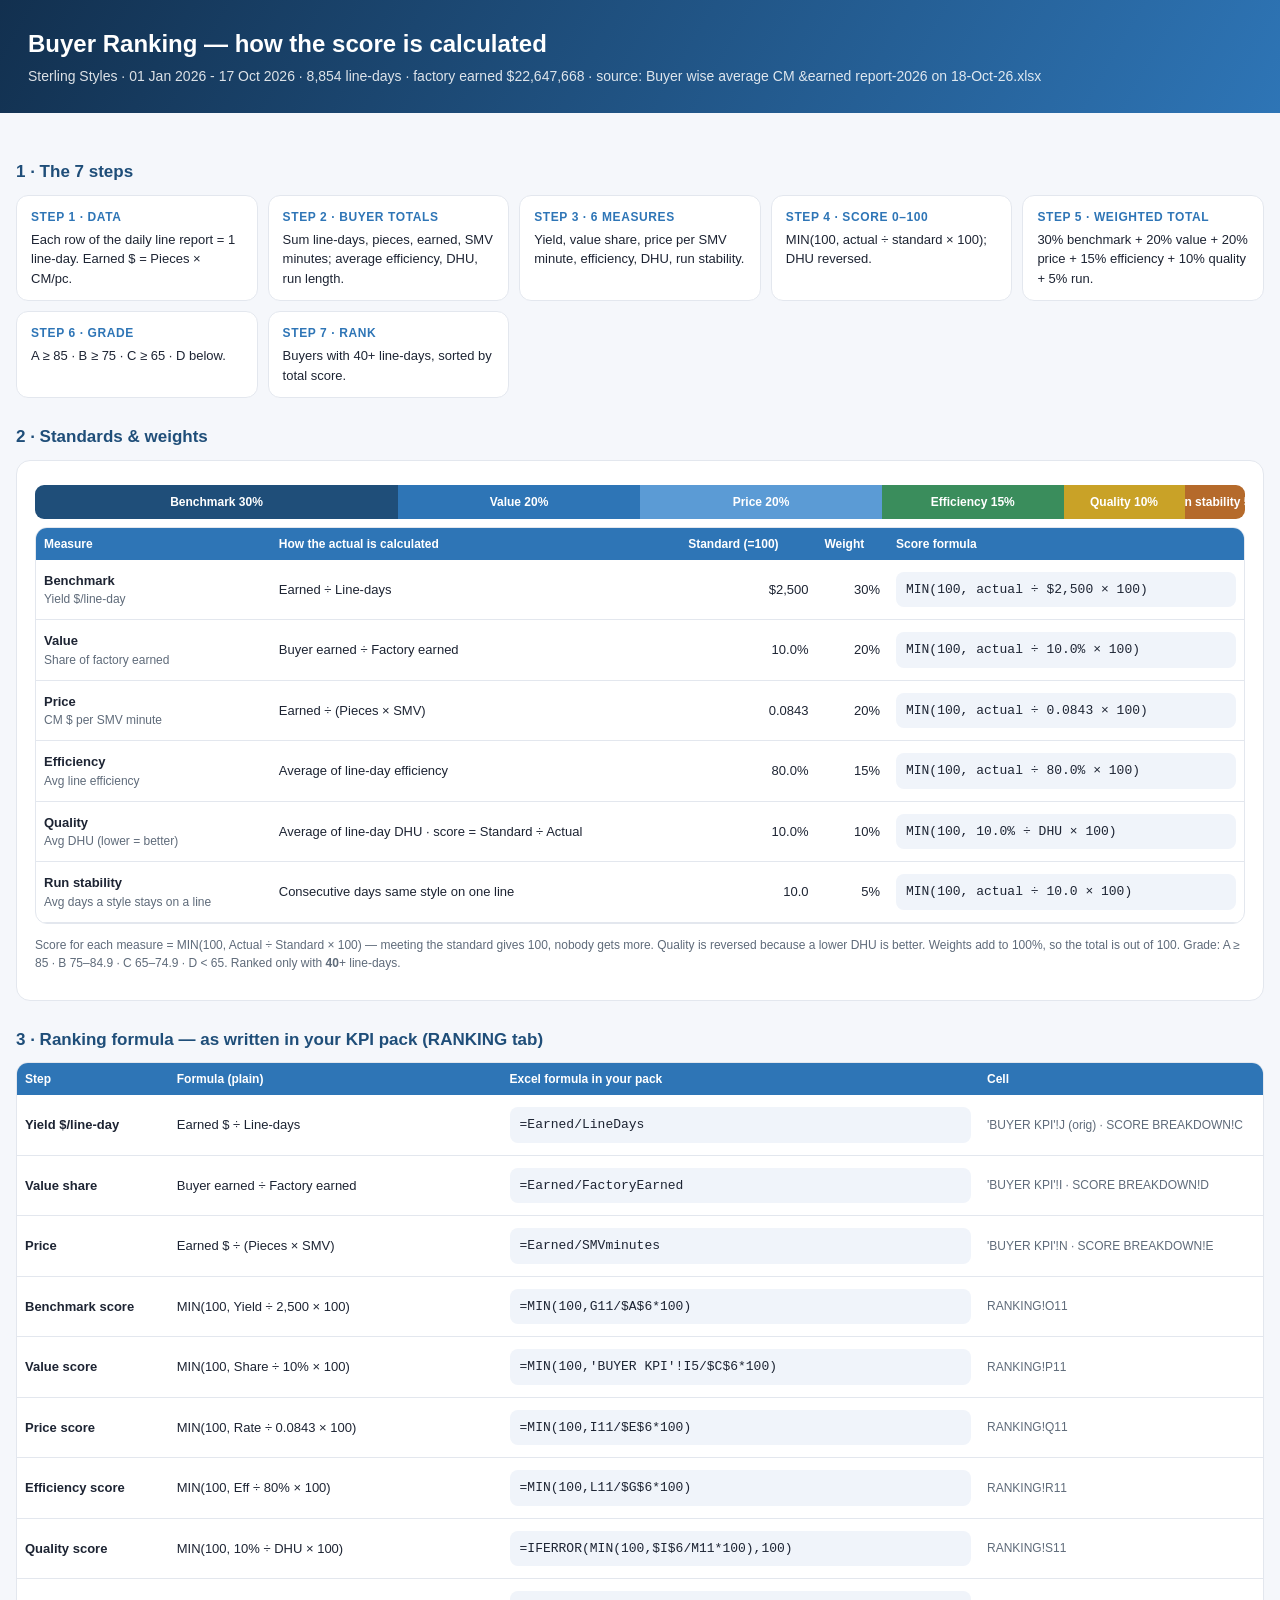
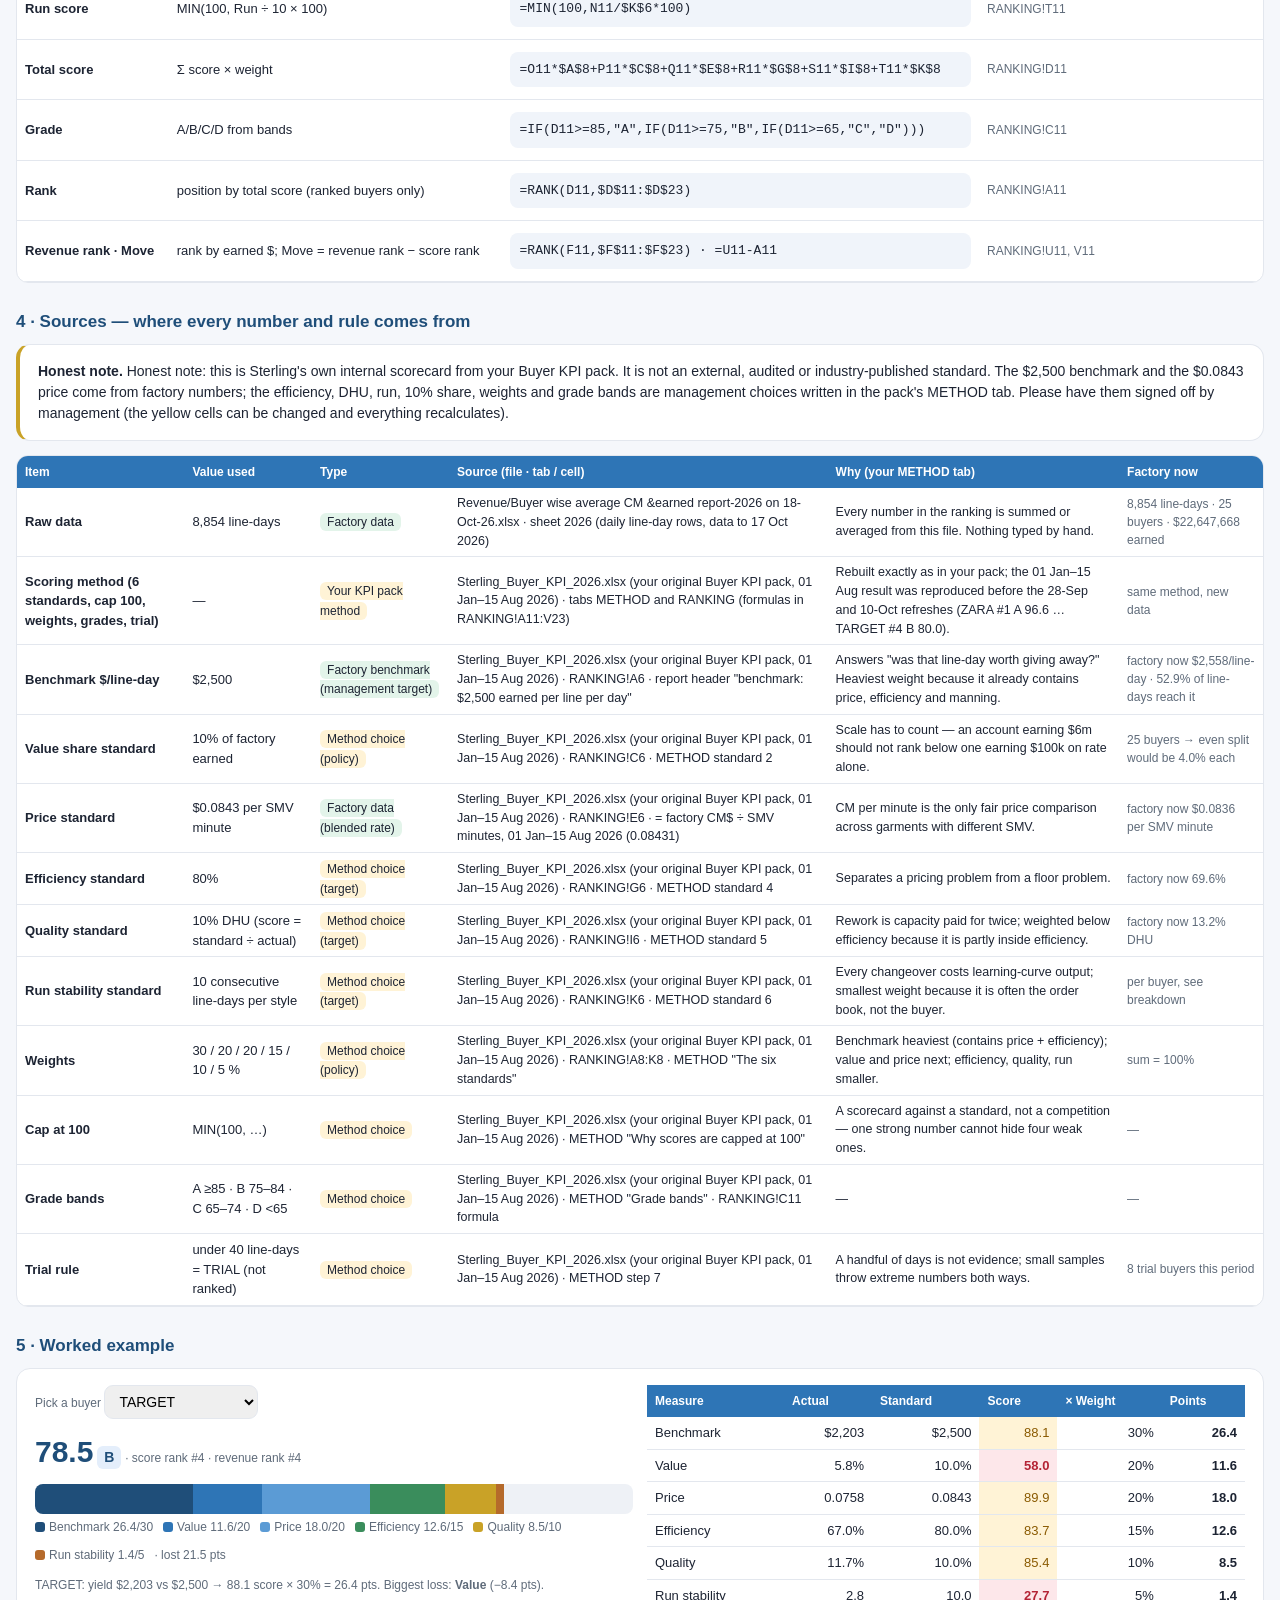
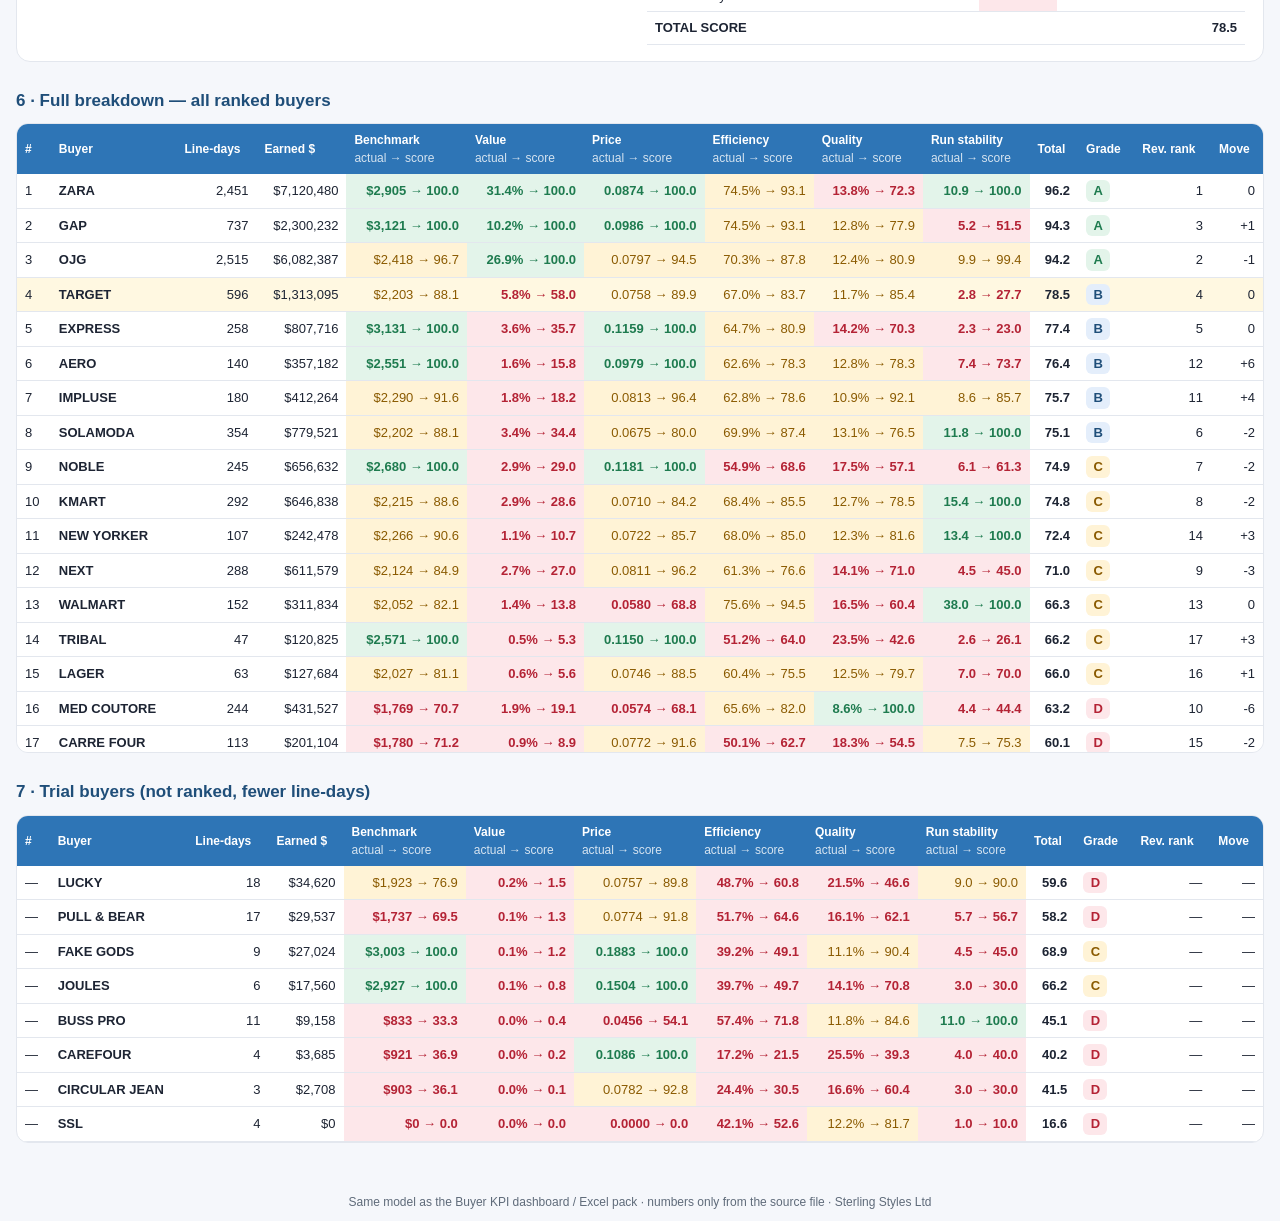
<file: reports/kpi/Buyer_Ranking_Formula_Breakdown_to-17Oct.html>
<!doctype html><html lang="en"><head><meta charset="utf-8"><meta name="viewport" content="width=device-width,initial-scale=1">
<title>Buyer Ranking Formula</title>
<style>
:root{--ink:#1d2433;--mut:#5f6b7a;--line:#e3e7ee;--navy:#1F4E79;--blue:#2E75B6;--bg:#f5f7fb;--card:#fff;--ok:#1e7b4f;--okbg:#e3f4ea;--warn:#8a5a00;--warnbg:#fff3d6;--bad:#b42335;--badbg:#fde7ea}
*{box-sizing:border-box}body{margin:0;font:14px/1.5 -apple-system,Segoe UI,Roboto,Arial,sans-serif;color:var(--ink);background:var(--bg)}
header{background:linear-gradient(120deg,#12304f,#2E75B6);color:#fff;padding:26px 28px}header h1{margin:0 0 4px;font-size:24px}header p{margin:0;opacity:.85}
main{max-width:1280px;margin:0 auto;padding:20px 16px 40px}
h2{font-size:17px;margin:26px 0 10px;color:var(--navy)}
.card{background:var(--card);border:1px solid var(--line);border-radius:14px;padding:16px 18px;margin-bottom:14px}
.steps{display:grid;grid-template-columns:repeat(auto-fit,minmax(200px,1fr));gap:10px}
.step{background:var(--card);border:1px solid var(--line);border-radius:12px;padding:12px 14px;position:relative}
.step b{display:block;color:var(--blue);font-size:12px;text-transform:uppercase;letter-spacing:.05em}
.step p{margin:4px 0 0;font-size:13px}
.formula{font-family:ui-monospace,Menlo,Consolas,monospace;background:#f0f4fa;border-radius:8px;padding:8px 10px;font-size:13px;display:block;margin:6px 0;white-space:pre-wrap}
table{border-collapse:collapse;width:100%}th{background:var(--blue);color:#fff;font-weight:600;font-size:12px;padding:7px 8px;text-align:left;position:sticky;top:0}
td{border-bottom:1px solid var(--line);padding:6px 8px;font-size:13px}td.n{text-align:right;font-variant-numeric:tabular-nums}
.wrap{overflow:auto;max-height:70vh;border:1px solid var(--line);border-radius:12px;background:#fff}
.s100{background:var(--okbg);color:var(--ok);font-weight:600}.slo{background:var(--badbg);color:var(--bad);font-weight:600}.smid{background:var(--warnbg);color:var(--warn)}
.g{display:inline-block;min-width:24px;text-align:center;border-radius:6px;font-weight:700;padding:1px 6px}.gA{background:var(--okbg);color:var(--ok)}.gB{background:#e4eefb;color:var(--navy)}.gC{background:var(--warnbg);color:var(--warn)}.gD{background:var(--badbg);color:var(--bad)}
.wbar{display:flex;height:34px;border-radius:9px;overflow:hidden;margin:8px 0}.wbar div{display:flex;align-items:center;justify-content:center;color:#fff;font-size:12px;font-weight:600;white-space:nowrap;overflow:hidden}
.grid2{display:grid;grid-template-columns:1fr 1fr;gap:14px}@media(max-width:860px){.grid2{grid-template-columns:1fr}}
select{font:inherit;padding:7px 10px;border-radius:9px;border:1px solid var(--line)}
.stack{display:flex;height:30px;border-radius:8px;overflow:hidden;background:#eef1f6;margin:10px 0 4px}.stack div{height:100%}
.legend{display:flex;flex-wrap:wrap;gap:10px;font-size:12px;color:var(--mut)}.legend i{display:inline-block;width:10px;height:10px;border-radius:3px;margin-right:4px;vertical-align:-1px}
.big{font-size:30px;font-weight:800;color:var(--navy)}.mut{color:var(--mut);font-size:12px}
tr.sel td{background:#fff8e1}
footer{color:var(--mut);font-size:12px;text-align:center;padding:10px}
</style></head><body>
<header><h1>Buyer Ranking — how the score is calculated</h1><p id="sub"></p></header>
<main>
<h2>1 · The 7 steps</h2>
<div class="steps" id="steps"></div>
<h2>2 · Standards &amp; weights</h2>
<div class="card"><div class="wbar" id="wbar"></div><div class="wrap" style="max-height:none"><table id="stdT"></table></div>
<p class="mut">Score for each measure = MIN(100, Actual ÷ Standard × 100) — meeting the standard gives 100, nobody gets more. Quality is reversed because a lower DHU is better. Weights add to 100%, so the total is out of 100. Grade: A ≥ 85 · B 75–84.9 · C 65–74.9 · D &lt; 65. Ranked only with <b id="tr"></b>+ line-days.</p></div>
<h2>3 · Ranking formula — as written in your KPI pack (RANKING tab)</h2>
<div class="wrap" style="max-height:none"><table><tr><th>Step</th><th>Formula (plain)</th><th>Excel formula in your pack</th><th>Cell</th></tr><tr><td><b>Yield $/line-day</b></td><td>Earned $ ÷ Line-days</td><td><span class="formula">=Earned/LineDays</span></td><td class="mut">&#x27;BUYER KPI&#x27;!J (orig) · SCORE BREAKDOWN!C</td></tr><tr><td><b>Value share</b></td><td>Buyer earned ÷ Factory earned</td><td><span class="formula">=Earned/FactoryEarned</span></td><td class="mut">&#x27;BUYER KPI&#x27;!I · SCORE BREAKDOWN!D</td></tr><tr><td><b>Price</b></td><td>Earned $ ÷ (Pieces × SMV)</td><td><span class="formula">=Earned/SMVminutes</span></td><td class="mut">&#x27;BUYER KPI&#x27;!N · SCORE BREAKDOWN!E</td></tr><tr><td><b>Benchmark score</b></td><td>MIN(100, Yield ÷ 2,500 × 100)</td><td><span class="formula">=MIN(100,G11/$A$6*100)</span></td><td class="mut">RANKING!O11</td></tr><tr><td><b>Value score</b></td><td>MIN(100, Share ÷ 10% × 100)</td><td><span class="formula">=MIN(100,&#x27;BUYER KPI&#x27;!I5/$C$6*100)</span></td><td class="mut">RANKING!P11</td></tr><tr><td><b>Price score</b></td><td>MIN(100, Rate ÷ 0.0843 × 100)</td><td><span class="formula">=MIN(100,I11/$E$6*100)</span></td><td class="mut">RANKING!Q11</td></tr><tr><td><b>Efficiency score</b></td><td>MIN(100, Eff ÷ 80% × 100)</td><td><span class="formula">=MIN(100,L11/$G$6*100)</span></td><td class="mut">RANKING!R11</td></tr><tr><td><b>Quality score</b></td><td>MIN(100, 10% ÷ DHU × 100)</td><td><span class="formula">=IFERROR(MIN(100,$I$6/M11*100),100)</span></td><td class="mut">RANKING!S11</td></tr><tr><td><b>Run score</b></td><td>MIN(100, Run ÷ 10 × 100)</td><td><span class="formula">=MIN(100,N11/$K$6*100)</span></td><td class="mut">RANKING!T11</td></tr><tr><td><b>Total score</b></td><td>Σ score × weight</td><td><span class="formula">=O11*$A$8+P11*$C$8+Q11*$E$8+R11*$G$8+S11*$I$8+T11*$K$8</span></td><td class="mut">RANKING!D11</td></tr><tr><td><b>Grade</b></td><td>A/B/C/D from bands</td><td><span class="formula">=IF(D11&gt;=85,&quot;A&quot;,IF(D11&gt;=75,&quot;B&quot;,IF(D11&gt;=65,&quot;C&quot;,&quot;D&quot;)))</span></td><td class="mut">RANKING!C11</td></tr><tr><td><b>Rank</b></td><td>position by total score (ranked buyers only)</td><td><span class="formula">=RANK(D11,$D$11:$D$23)</span></td><td class="mut">RANKING!A11</td></tr><tr><td><b>Revenue rank · Move</b></td><td>rank by earned $; Move = revenue rank − score rank</td><td><span class="formula">=RANK(F11,$F$11:$F$23) · =U11-A11</span></td><td class="mut">RANKING!U11, V11</td></tr></table></div>
<h2>4 · Sources — where every number and rule comes from</h2>
<div class="card" style="border-left:4px solid #c9a227"><b>Honest note.</b> Honest note: this is Sterling&#x27;s own internal scorecard from your Buyer KPI pack. It is not an external, audited or industry-published standard. The $2,500 benchmark and the $0.0843 price come from factory numbers; the efficiency, DHU, run, 10% share, weights and grade bands are management choices written in the pack&#x27;s METHOD tab. Please have them signed off by management (the yellow cells can be changed and everything recalculates).</div>
<div class="wrap" style="max-height:none"><table><tr><th>Item</th><th>Value used</th><th>Type</th><th>Source (file · tab / cell)</th><th>Why (your METHOD tab)</th><th>Factory now</th></tr><tr><td><b>Raw data</b></td><td>8,854 line-days</td><td><span style="background:#e3f4ea;padding:2px 7px;border-radius:6px;font-size:12px">Factory data</span></td><td style="font-size:12.5px">Revenue/Buyer wise average CM &amp;earned report-2026  on 18-Oct-26.xlsx · sheet 2026 (daily line-day rows, data to 17 Oct 2026)</td><td style="font-size:12.5px">Every number in the ranking is summed or averaged from this file. Nothing typed by hand.</td><td class="mut">8,854 line-days · 25 buyers · $22,647,668 earned</td></tr><tr><td><b>Scoring method (6 standards, cap 100, weights, grades, trial)</b></td><td>—</td><td><span style="background:#fff3d6;padding:2px 7px;border-radius:6px;font-size:12px">Your KPI pack method</span></td><td style="font-size:12.5px">Sterling_Buyer_KPI_2026.xlsx (your original Buyer KPI pack, 01 Jan–15 Aug 2026) · tabs METHOD and RANKING (formulas in RANKING!A11:V23)</td><td style="font-size:12.5px">Rebuilt exactly as in your pack; the 01 Jan–15 Aug result was reproduced before the 28-Sep and 10-Oct refreshes (ZARA #1 A 96.6 … TARGET #4 B 80.0).</td><td class="mut">same method, new data</td></tr><tr><td><b>Benchmark $/line-day</b></td><td>$2,500</td><td><span style="background:#e3f4ea;padding:2px 7px;border-radius:6px;font-size:12px">Factory benchmark (management target)</span></td><td style="font-size:12.5px">Sterling_Buyer_KPI_2026.xlsx (your original Buyer KPI pack, 01 Jan–15 Aug 2026) · RANKING!A6 · report header &quot;benchmark: $2,500 earned per line per day&quot;</td><td style="font-size:12.5px">Answers &quot;was that line-day worth giving away?&quot; Heaviest weight because it already contains price, efficiency and manning.</td><td class="mut">factory now $2,558/line-day · 52.9% of line-days reach it</td></tr><tr><td><b>Value share standard</b></td><td>10% of factory earned</td><td><span style="background:#fff3d6;padding:2px 7px;border-radius:6px;font-size:12px">Method choice (policy)</span></td><td style="font-size:12.5px">Sterling_Buyer_KPI_2026.xlsx (your original Buyer KPI pack, 01 Jan–15 Aug 2026) · RANKING!C6 · METHOD standard 2</td><td style="font-size:12.5px">Scale has to count — an account earning $6m should not rank below one earning $100k on rate alone.</td><td class="mut">25 buyers → even split would be 4.0% each</td></tr><tr><td><b>Price standard</b></td><td>$0.0843 per SMV minute</td><td><span style="background:#e3f4ea;padding:2px 7px;border-radius:6px;font-size:12px">Factory data (blended rate)</span></td><td style="font-size:12.5px">Sterling_Buyer_KPI_2026.xlsx (your original Buyer KPI pack, 01 Jan–15 Aug 2026) · RANKING!E6 · = factory CM$ ÷ SMV minutes, 01 Jan–15 Aug 2026 (0.08431)</td><td style="font-size:12.5px">CM per minute is the only fair price comparison across garments with different SMV.</td><td class="mut">factory now $0.0836 per SMV minute</td></tr><tr><td><b>Efficiency standard</b></td><td>80%</td><td><span style="background:#fff3d6;padding:2px 7px;border-radius:6px;font-size:12px">Method choice (target)</span></td><td style="font-size:12.5px">Sterling_Buyer_KPI_2026.xlsx (your original Buyer KPI pack, 01 Jan–15 Aug 2026) · RANKING!G6 · METHOD standard 4</td><td style="font-size:12.5px">Separates a pricing problem from a floor problem.</td><td class="mut">factory now 69.6%</td></tr><tr><td><b>Quality standard</b></td><td>10% DHU (score = standard ÷ actual)</td><td><span style="background:#fff3d6;padding:2px 7px;border-radius:6px;font-size:12px">Method choice (target)</span></td><td style="font-size:12.5px">Sterling_Buyer_KPI_2026.xlsx (your original Buyer KPI pack, 01 Jan–15 Aug 2026) · RANKING!I6 · METHOD standard 5</td><td style="font-size:12.5px">Rework is capacity paid for twice; weighted below efficiency because it is partly inside efficiency.</td><td class="mut">factory now 13.2% DHU</td></tr><tr><td><b>Run stability standard</b></td><td>10 consecutive line-days per style</td><td><span style="background:#fff3d6;padding:2px 7px;border-radius:6px;font-size:12px">Method choice (target)</span></td><td style="font-size:12.5px">Sterling_Buyer_KPI_2026.xlsx (your original Buyer KPI pack, 01 Jan–15 Aug 2026) · RANKING!K6 · METHOD standard 6</td><td style="font-size:12.5px">Every changeover costs learning-curve output; smallest weight because it is often the order book, not the buyer.</td><td class="mut">per buyer, see breakdown</td></tr><tr><td><b>Weights</b></td><td>30 / 20 / 20 / 15 / 10 / 5 %</td><td><span style="background:#fff3d6;padding:2px 7px;border-radius:6px;font-size:12px">Method choice (policy)</span></td><td style="font-size:12.5px">Sterling_Buyer_KPI_2026.xlsx (your original Buyer KPI pack, 01 Jan–15 Aug 2026) · RANKING!A8:K8 · METHOD &quot;The six standards&quot;</td><td style="font-size:12.5px">Benchmark heaviest (contains price + efficiency); value and price next; efficiency, quality, run smaller.</td><td class="mut">sum = 100%</td></tr><tr><td><b>Cap at 100</b></td><td>MIN(100, …)</td><td><span style="background:#fff3d6;padding:2px 7px;border-radius:6px;font-size:12px">Method choice</span></td><td style="font-size:12.5px">Sterling_Buyer_KPI_2026.xlsx (your original Buyer KPI pack, 01 Jan–15 Aug 2026) · METHOD &quot;Why scores are capped at 100&quot;</td><td style="font-size:12.5px">A scorecard against a standard, not a competition — one strong number cannot hide four weak ones.</td><td class="mut">—</td></tr><tr><td><b>Grade bands</b></td><td>A ≥85 · B 75–84 · C 65–74 · D &lt;65</td><td><span style="background:#fff3d6;padding:2px 7px;border-radius:6px;font-size:12px">Method choice</span></td><td style="font-size:12.5px">Sterling_Buyer_KPI_2026.xlsx (your original Buyer KPI pack, 01 Jan–15 Aug 2026) · METHOD &quot;Grade bands&quot; · RANKING!C11 formula</td><td style="font-size:12.5px">—</td><td class="mut">—</td></tr><tr><td><b>Trial rule</b></td><td>under 40 line-days = TRIAL (not ranked)</td><td><span style="background:#fff3d6;padding:2px 7px;border-radius:6px;font-size:12px">Method choice</span></td><td style="font-size:12.5px">Sterling_Buyer_KPI_2026.xlsx (your original Buyer KPI pack, 01 Jan–15 Aug 2026) · METHOD step 7</td><td style="font-size:12.5px">A handful of days is not evidence; small samples throw extreme numbers both ways.</td><td class="mut">8 trial buyers this period</td></tr></table></div>
<h2>5 · Worked example</h2>
<div class="card"><div class="grid2"><div>
<label class="mut">Pick a buyer </label><select id="pick"></select>
<div style="margin-top:10px"><span class="big" id="exScore"></span> <span id="exGrade"></span> <span class="mut" id="exRank"></span></div>
<div class="stack" id="exStack"></div><div class="legend" id="exLeg"></div>
<p class="mut" id="exRead"></p></div>
<div><table id="exT"></table></div></div></div>
<h2>6 · Full breakdown — all ranked buyers</h2>
<div class="wrap"><table id="allT"></table></div>
<h2>7 · Trial buyers (not ranked, fewer line-days)</h2>
<div class="wrap" style="max-height:none"><table id="trT"></table></div>
</main><footer>Same model as the Buyer KPI dashboard / Excel pack · numbers only from the source file · Sterling Styles Ltd</footer>
<script>
const D={"period": "01 Jan 2026 - 17 Oct 2026", "src": "Buyer wise average CM &earned report-2026  on 18-Oct-26.xlsx", "total": 22647668.286954988, "ld": 8854, "std": {"benchmark_per_line_day": 2500, "value_share_of_earned": 0.1, "price_cm_per_smv_min": 0.0843, "efficiency": 0.8, "dhu": 0.1, "run_days": 10}, "w": {"benchmark": 0.3, "value": 0.2, "price": 0.2, "efficiency": 0.15, "quality": 0.1, "run": 0.05}, "trial": 40, "rank": [{"b": "ZARA", "ld": 2451, "earned": 7120479.95, "yld": 2905.132578539372, "share": 0.314402341988618, "rate": 0.08736182536040606, "eff": 0.7445782902663314, "dhu": 0.13826703814827973, "run": 10.941964285714286, "s": {"bench": 100, "value": 100, "price": 100, "eff": 93.07228628329142, "qual": 72.32381725914925, "run": 100}, "score": 96.19322466840863, "grade": "A", "tier": "RANKED", "rank": 1, "rrev": 1, "move": 0}, {"b": "GAP", "ld": 737, "earned": 2300232.4, "yld": 3121.0751696065126, "share": 0.10156597009701565, "rate": 0.09857388836590249, "eff": 0.7450873262480955, "dhu": 0.12840962808136094, "run": 5.153846153846154, "s": {"bench": 100, "value": 100, "price": 100, "eff": 93.13591578101193, "qual": 77.8757804178356, "run": 51.53846153846155}, "score": 94.33488848585843, "grade": "A", "tier": "RANKED", "rank": 2, "rrev": 3, "move": 1}, {"b": "OJG", "ld": 2515, "earned": 6082386.716954979, "yld": 2418.444022646115, "share": 0.2685656924981731, "rate": 0.07970016229070842, "eff": 0.7026944541319795, "dhu": 0.12356668875341731, "run": 9.940711462450594, "s": {"bench": 96.73776090584461, "value": 100, "price": 94.54349026181306, "eff": 87.83680676649743, "qual": 80.92795963769358, "run": 99.40711462450594}, "score": 94.16869903408528, "grade": "A", "tier": "RANKED", "rank": 3, "rrev": 2, "move": -1}, {"b": "TARGET", "ld": 596, "earned": 1313095.2, "yld": 2203.179865771812, "share": 0.05797926671137003, "rate": 0.0758257163992926, "eff": 0.6695156229152887, "dhu": 0.1170933821080756, "run": 2.772093023255814, "s": {"bench": 88.12719463087248, "value": 57.97926671137002, "price": 89.94746903830676, "eff": 83.68945286441107, "qual": 85.40192297776605, "run": 27.72093023255814}, "score": 78.50316227826328, "grade": "B", "tier": "RANKED", "rank": 4, "rrev": 4, "move": 0}, {"b": "EXPRESS", "ld": 258, "earned": 807715.5, "yld": 3130.6802325581393, "share": 0.035664399962323824, "rate": 0.11590567258769655, "eff": 0.6470156423778913, "dhu": 0.14220599240509077, "run": 2.3035714285714284, "s": {"bench": 100, "value": 35.66439996232382, "price": 100, "eff": 80.8769552972364, "qual": 70.32052469008342, "run": 23.035714285714285}, "score": 77.44826147034426, "grade": "B", "tier": "RANKED", "rank": 5, "rrev": 5, "move": 0}, {"b": "AERO", "ld": 140, "earned": 357181.6, "yld": 2551.2971428571427, "share": 0.01577123063947982, "rate": 0.09794442908949018, "eff": 0.6261611494698075, "dhu": 0.12770830853856172, "run": 7.368421052631579, "s": {"bench": 100, "value": 15.77123063947982, "price": 100, "eff": 78.27014368372593, "qual": 78.30344097761255, "run": 73.68421052631578}, "score": 76.40932230453191, "grade": "B", "tier": "RANKED", "rank": 6, "rrev": 12, "move": 6}, {"b": "IMPLUSE", "ld": 180, "earned": 412264.0, "yld": 2290.3555555555554, "share": 0.018203375057266415, "rate": 0.08127649023344084, "eff": 0.6284987240059936, "dhu": 0.10862133394893729, "run": 8.571428571428571, "s": {"bench": 91.61422222222222, "value": 18.203375057266413, "price": 96.41339292223114, "eff": 78.5623405007492, "qual": 92.06294598353011, "run": 85.71428571428571}, "score": 75.68398022174587, "grade": "B", "tier": "RANKED", "rank": 7, "rrev": 11, "move": 4}, {"b": "SOLAMODA", "ld": 354, "earned": 779521.4, "yld": 2202.0378531073447, "share": 0.034419499178597684, "rate": 0.06746696416516364, "eff": 0.6991941186077726, "dhu": 0.1307618880878662, "run": 11.8, "s": {"bench": 88.08151412429379, "value": 34.41949917859768, "price": 80.0319859610482, "eff": 87.39926482597157, "qual": 76.47488229353527, "run": 100}, "score": 75.07212921846657, "grade": "B", "tier": "RANKED", "rank": 8, "rrev": 6, "move": -2}, {"b": "NOBLE", "ld": 245, "earned": 656632.14, "yld": 2680.1311836734694, "share": 0.02899336619029425, "rate": 0.11808952407728168, "eff": 0.5489705265617194, "dhu": 0.1750695118289403, "run": 6.125, "s": {"bench": 100, "value": 28.993366190294246, "price": 100, "eff": 68.62131582021492, "qual": 57.12016841499484, "run": 61.25000000000001}, "score": 74.86638745259059, "grade": "C", "tier": "RANKED", "rank": 9, "rrev": 7, "move": -2}, {"b": "KMART", "ld": 292, "earned": 646838.0, "yld": 2215.198630136986, "share": 0.028560909308821755, "rate": 0.07095782722082045, "eff": 0.6841850388564222, "dhu": 0.12733714752377917, "run": 15.368421052631579, "s": {"bench": 88.60794520547944, "value": 28.560909308821753, "price": 84.17298602707052, "eff": 85.52312985705277, "qual": 78.53167904623105, "run": 100}, "score": 74.8108000120033, "grade": "C", "tier": "RANKED", "rank": 10, "rrev": 8, "move": -2}, {"b": "NEW YORKER", "ld": 107, "earned": 242478.40000000002, "yld": 2266.1532710280376, "share": 0.010706550313599706, "rate": 0.07223685575034698, "eff": 0.6799367095830815, "dhu": 0.12256427246615138, "run": 13.375, "s": {"bench": 90.6461308411215, "value": 10.706550313599706, "price": 85.69022034442109, "eff": 84.99208869788518, "qual": 81.5898450566963, "run": 100}, "score": 72.38099119429302, "grade": "C", "tier": "RANKED", "rank": 11, "rrev": 14, "move": 3}, {"b": "NEXT", "ld": 288, "earned": 611578.6, "yld": 2123.5368055555555, "share": 0.027004042634811463, "rate": 0.08112959439829844, "eff": 0.6126627978136192, "dhu": 0.14080806269853804, "run": 4.5, "s": {"bench": 84.94147222222222, "value": 27.00404263481146, "price": 96.23913926251298, "eff": 76.58284972670239, "qual": 71.01866049680284, "run": 45.0}, "score": 70.97037155481719, "grade": "C", "tier": "RANKED", "rank": 12, "rrev": 9, "move": -3}, {"b": "WALMART", "ld": 152, "earned": 311833.60000000003, "yld": 2051.5368421052635, "share": 0.013768905304022647, "rate": 0.057959209588475974, "eff": 0.7559067674280222, "dhu": 0.16542644832824216, "run": 38, "s": {"bench": 82.06147368421054, "value": 13.768905304022647, "price": 68.7535107811103, "eff": 94.48834592850277, "qual": 60.449825895783114, "run": 100}, "score": 66.34115980114348, "grade": "C", "tier": "RANKED", "rank": 13, "rrev": 13, "move": 0}, {"b": "TRIBAL", "ld": 47, "earned": 120825.0, "yld": 2570.744680851064, "share": 0.005334986298328776, "rate": 0.11495842990903893, "eff": 0.512382006876642, "dhu": 0.23451009398488218, "run": 2.611111111111111, "s": {"bench": 100, "value": 5.334986298328776, "price": 100, "eff": 64.04775085958025, "qual": 42.642087724567865, "run": 26.111111111111114}, "score": 66.24392421661513, "grade": "C", "tier": "RANKED", "rank": 14, "rrev": 17, "move": 3}, {"b": "LAGER", "ld": 63, "earned": 127684.0, "yld": 2026.7301587301588, "share": 0.005637843083102102, "rate": 0.07463621828819994, "eff": 0.6039840311261364, "dhu": 0.1254495220857728, "run": 7, "s": {"bench": 81.06920634920634, "value": 5.637843083102101, "price": 88.53643925053373, "eff": 75.49800389076705, "qual": 79.71333675677747, "run": 70.0}, "score": 65.95165263078187, "grade": "C", "tier": "RANKED", "rank": 15, "rrev": 16, "move": 1}, {"b": "MED COUTORE", "ld": 244, "earned": 431527.0, "yld": 1768.5532786885246, "share": 0.019053926193742368, "rate": 0.05739791252796859, "eff": 0.656324340332686, "dhu": 0.08612622622177235, "run": 4.4363636363636365, "s": {"bench": 70.74213114754099, "value": 19.053926193742367, "price": 68.0876779691205, "eff": 82.04054254158575, "qual": 100, "run": 44.36363636363637}, "score": 63.17522337625455, "grade": "D", "tier": "RANKED", "rank": 16, "rrev": 10, "move": -6}, {"b": "CARRE FOUR", "ld": 113, "earned": 201103.97999999998, "yld": 1779.681238938053, "share": 0.00887967703570771, "rate": 0.07720494336501796, "eff": 0.5014218470133268, "dhu": 0.18336118711381977, "run": 7.533333333333333, "s": {"bench": 71.18724955752211, "value": 8.87967703570771, "price": 91.58356271057883, "eff": 62.67773087666585, "qual": 54.537168729130194, "run": 75.33333333333333}, "score": 60.0708659875935, "grade": "D", "tier": "RANKED", "rank": 17, "rrev": 15, "move": -2}], "trialb": [{"b": "LUCKY", "ld": 18, "earned": 34620.0, "yld": 1923.3333333333333, "share": 0.0015286341870320067, "rate": 0.07567084102172683, "eff": 0.4867166666666667, "dhu": 0.21480555555555556, "run": 9, "s": {"bench": 76.93333333333334, "value": 1.5286341870320066, "price": 89.76374972921333, "eff": 60.83958333333334, "qual": 46.55373076425708, "run": 90.0}, "score": 59.619787359674774, "grade": "D", "tier": "TRIAL", "rank": null, "rrev": null, "move": null}, {"b": "PULL & BEAR", "ld": 17, "earned": 29536.8, "yld": 1737.4588235294118, "share": 0.001304187240194309, "rate": 0.0774061466719744, "eff": 0.5167, "dhu": 0.16113529411764707, "run": 5.666666666666667, "s": {"bench": 69.49835294117646, "value": 1.3041872401943089, "price": 91.82223804504675, "eff": 64.58749999999999, "qual": 62.05965027561786, "run": 56.666666666666664}, "score": 58.202214300296276, "grade": "D", "tier": "TRIAL", "rank": null, "rrev": null, "move": null}, {"b": "FAKE GODS", "ld": 9, "earned": 27024.0, "yld": 3002.6666666666665, "share": 0.001193235420865192, "rate": 0.1883074350219497, "eff": 0.39246666666666663, "dhu": 0.11058888888888889, "run": 4.5, "s": {"bench": 100, "value": 1.1932354208651919, "price": 100, "eff": 49.05833333333332, "qual": 90.42499748819452, "run": 45.0}, "score": 68.88989683299249, "grade": "C", "tier": "TRIAL", "rank": null, "rrev": null, "move": null}, {"b": "JOULES", "ld": 6, "earned": 17560.0, "yld": 2926.6666666666665, "share": 0.0007753557574893715, "rate": 0.1504300448891478, "eff": 0.3972833333333333, "dhu": 0.14125, "run": 3, "s": {"bench": 100, "value": 0.7753557574893715, "price": 100, "eff": 49.66041666666666, "qual": 70.79646017699116, "run": 30.0}, "score": 66.183779669197, "grade": "C", "tier": "TRIAL", "rank": null, "rrev": null, "move": null}, {"b": "BUSS PRO", "ld": 11, "earned": 9157.5, "yld": 832.5, "share": 0.0004043462613444715, "rate": 0.04556500607533414, "eff": 0.5744955248311526, "dhu": 0.11819485540449348, "run": 11, "s": {"bench": 33.300000000000004, "value": 0.40434626134447144, "price": 54.0510155104794, "eff": 71.81194060389407, "qual": 84.60605130212652, "run": 100}, "score": 45.113468575161534, "grade": "D", "tier": "TRIAL", "rank": null, "rrev": null, "move": null}, {"b": "CAREFOUR", "ld": 4, "earned": 3685.0, "yld": 921.25, "share": 0.00016270990696744497, "rate": 0.10860755389852489, "eff": 0.1718413059563448, "dhu": 0.25472500000000003, "run": 4, "s": {"bench": 36.85, "value": 0.16270990696744497, "price": 100, "eff": 21.4801632445431, "qual": 39.2580233585239, "run": 40.0}, "score": 40.235368803927344, "grade": "D", "tier": "TRIAL", "rank": null, "rrev": null, "move": null}, {"b": "CIRCULAR JEAN", "ld": 3, "earned": 2707.5, "yld": 902.5, "share": 0.00011954873083157592, "rate": 0.07820646506777894, "eff": 0.24383333333333335, "dhu": 0.16563333333333333, "run": 3, "s": {"bench": 36.1, "value": 0.11954873083157591, "price": 92.77160743508772, "eff": 30.479166666666668, "qual": 60.37432078889113, "run": 30.0}, "score": 41.51753831207297, "grade": "D", "tier": "TRIAL", "rank": null, "rrev": null, "move": null}, {"b": "SSL", "ld": 4, "earned": 0.0, "yld": 0.0, "share": 0.0, "rate": 0.0, "eff": 0.4209, "dhu": 0.122425, "run": 1, "s": {"bench": 0.0, "value": 0.0, "price": 0.0, "eff": 52.6125, "qual": 81.68266285480907, "run": 10.0}, "score": 16.560141285480906, "grade": "D", "tier": "TRIAL", "rank": null, "rrev": null, "move": null}]};
const $=id=>document.getElementById(id), m0=v=>'$'+Math.round(v).toLocaleString(), p1=v=>(v*100).toFixed(1)+'%', f1=v=>(+v).toFixed(1);
const MEAS=[['bench','Benchmark','Yield $/line-day',a=>a.yld,v=>m0(v),D.std.benchmark_per_line_day,v=>m0(v),D.w.benchmark,'#1F4E79','Earned ÷ Line-days'],
 ['value','Value','Share of factory earned',a=>a.share,p1,D.std.value_share_of_earned,p1,D.w.value,'#2E75B6','Buyer earned ÷ Factory earned'],
 ['price','Price','CM $ per SMV minute',a=>a.rate,v=>v.toFixed(4),D.std.price_cm_per_smv_min,v=>v.toFixed(4),D.w.price,'#5B9BD5','Earned ÷ (Pieces × SMV)'],
 ['eff','Efficiency','Avg line efficiency',a=>a.eff,p1,D.std.efficiency,p1,D.w.efficiency,'#3a8d5c','Average of line-day efficiency'],
 ['qual','Quality','Avg DHU (lower = better)',a=>a.dhu,p1,D.std.dhu,p1,D.w.quality,'#c9a227','Average of line-day DHU · score = Standard ÷ Actual'],
 ['run','Run stability','Avg days a style stays on a line',a=>a.run,v=>v.toFixed(1),D.std.run_days,v=>v.toFixed(1),D.w.run,'#b56a2b','Consecutive days same style on one line']];
$('sub').textContent=`Sterling Styles · ${D.period} · ${D.ld.toLocaleString()} line-days · factory earned ${m0(D.total)} · source: ${D.src}`;
$('tr').textContent=D.trial;
const steps=[['Data','Each row of the daily line report = 1 line-day. Earned $ = Pieces × CM/pc.'],['Buyer totals','Sum line-days, pieces, earned, SMV minutes; average efficiency, DHU, run length.'],
 ['6 measures','Yield, value share, price per SMV minute, efficiency, DHU, run stability.'],['Score 0–100','MIN(100, actual ÷ standard × 100); DHU reversed.'],
 ['Weighted total','30% benchmark + 20% value + 20% price + 15% efficiency + 10% quality + 5% run.'],['Grade','A ≥ 85 · B ≥ 75 · C ≥ 65 · D below.'],['Rank',`Buyers with ${D.trial}+ line-days, sorted by total score.`]];
$('steps').innerHTML=steps.map((s,i)=>`<div class="step"><b>Step ${i+1} · ${s[0]}</b><p>${s[1]}</p></div>`).join('');
$('wbar').innerHTML=MEAS.map(x=>`<div style="width:${x[7]*100}%;background:${x[8]}" title="${x[1]} ${x[7]*100}%">${x[1]} ${Math.round(x[7]*100)}%</div>`).join('');
$('stdT').innerHTML='<tr><th>Measure</th><th>How the actual is calculated</th><th>Standard (=100)</th><th>Weight</th><th>Score formula</th></tr>'+MEAS.map(x=>`<tr><td><b>${x[1]}</b><div class="mut">${x[2]}</div></td><td>${x[9]}</td><td class="n">${x[6](x[5])}</td><td class="n">${Math.round(x[7]*100)}%</td><td><span class="formula">${x[0]==='qual'?`MIN(100, ${x[6](x[5])} ÷ DHU × 100)`:`MIN(100, actual ÷ ${x[6](x[5])} × 100)`}</span></td></tr>`).join('');
const cls=v=>v>=99.95?'s100':v<75?'slo':'smid', gr=g=>`<span class="g g${g}">${g}</span>`;
function ex(b){const a=D.rank.concat(D.trialb).find(x=>x.b===b);
 $('exScore').textContent=f1(a.score);$('exGrade').innerHTML=gr(a.grade);$('exRank').textContent=a.rank?` · score rank #${a.rank} · revenue rank #${a.rrev}${a.move?` (${a.move>0?'+':''}${a.move})`:''}`:' · TRIAL (not ranked)';
 $('exStack').innerHTML=MEAS.map(x=>`<div style="width:${a.s[x[0]]*x[7]}%;background:${x[8]}" title="${x[1]}: ${f1(a.s[x[0]]*x[7])} pts"></div>`).join('');
 $('exLeg').innerHTML=MEAS.map(x=>`<span><i style="background:${x[8]}"></i>${x[1]} ${f1(a.s[x[0]]*x[7])}/${Math.round(x[7]*100)}</span>`).join('')+`<span>· lost ${f1(100-a.score)} pts</span>`;
 const worst=MEAS.map(x=>[x,(100-a.s[x[0]])*x[7]]).sort((p,q)=>q[1]-p[1])[0];
 $('exRead').innerHTML=`${a.b}: yield ${m0(a.yld)} vs ${m0(D.std.benchmark_per_line_day)} → ${f1(a.s.bench)} score × 30% = ${f1(a.s.bench*.3)} pts. Biggest loss: <b>${worst[0][1]}</b> (−${f1(worst[1])} pts).`;
 $('exT').innerHTML='<tr><th>Measure</th><th>Actual</th><th>Standard</th><th>Score</th><th>× Weight</th><th>Points</th></tr>'+MEAS.map(x=>`<tr><td>${x[1]}</td><td class="n">${x[4](x[3](a))}</td><td class="n">${x[6](x[5])}</td><td class="n ${cls(a.s[x[0]])}">${f1(a.s[x[0]])}</td><td class="n">${Math.round(x[7]*100)}%</td><td class="n"><b>${f1(a.s[x[0]]*x[7])}</b></td></tr>`).join('')+`<tr><td colspan="5"><b>TOTAL SCORE</b></td><td class="n"><b>${f1(a.score)}</b></td></tr>`;
 document.querySelectorAll('#allT tr[data-b]').forEach(r=>r.classList.toggle('sel',r.dataset.b===b));}
const all=D.rank.concat(D.trialb);$('pick').innerHTML=all.map(a=>`<option ${a.b==='TARGET'?'selected':''}>${a.b}</option>`).join('');$('pick').onchange=e=>ex(e.target.value);
const hdr='<tr><th>#</th><th>Buyer</th><th>Line-days</th><th>Earned $</th>'+MEAS.map(x=>`<th>${x[1]}<div style="font-weight:400;opacity:.8">actual → score</div></th>`).join('')+'<th>Total</th><th>Grade</th><th>Rev. rank</th><th>Move</th></tr>';
const row=a=>`<tr data-b="${a.b}"><td>${a.rank||'—'}</td><td><b>${a.b}</b></td><td class="n">${a.ld.toLocaleString()}</td><td class="n">${m0(a.earned)}</td>`+MEAS.map(x=>`<td class="n ${cls(a.s[x[0]])}">${x[4](x[3](a))} → ${f1(a.s[x[0]])}</td>`).join('')+`<td class="n"><b>${f1(a.score)}</b></td><td>${gr(a.grade)}</td><td class="n">${a.rrev||'—'}</td><td class="n">${a.move==null?'—':(a.move>0?'+':'')+a.move}</td></tr>`;
$('allT').innerHTML=hdr+D.rank.map(row).join('');$('trT').innerHTML=hdr+D.trialb.map(row).join('');
document.querySelectorAll('#allT tr[data-b]').forEach(r=>r.onclick=()=>{$('pick').value=r.dataset.b;ex(r.dataset.b);});
ex('TARGET');
</script></body></html>
</file>
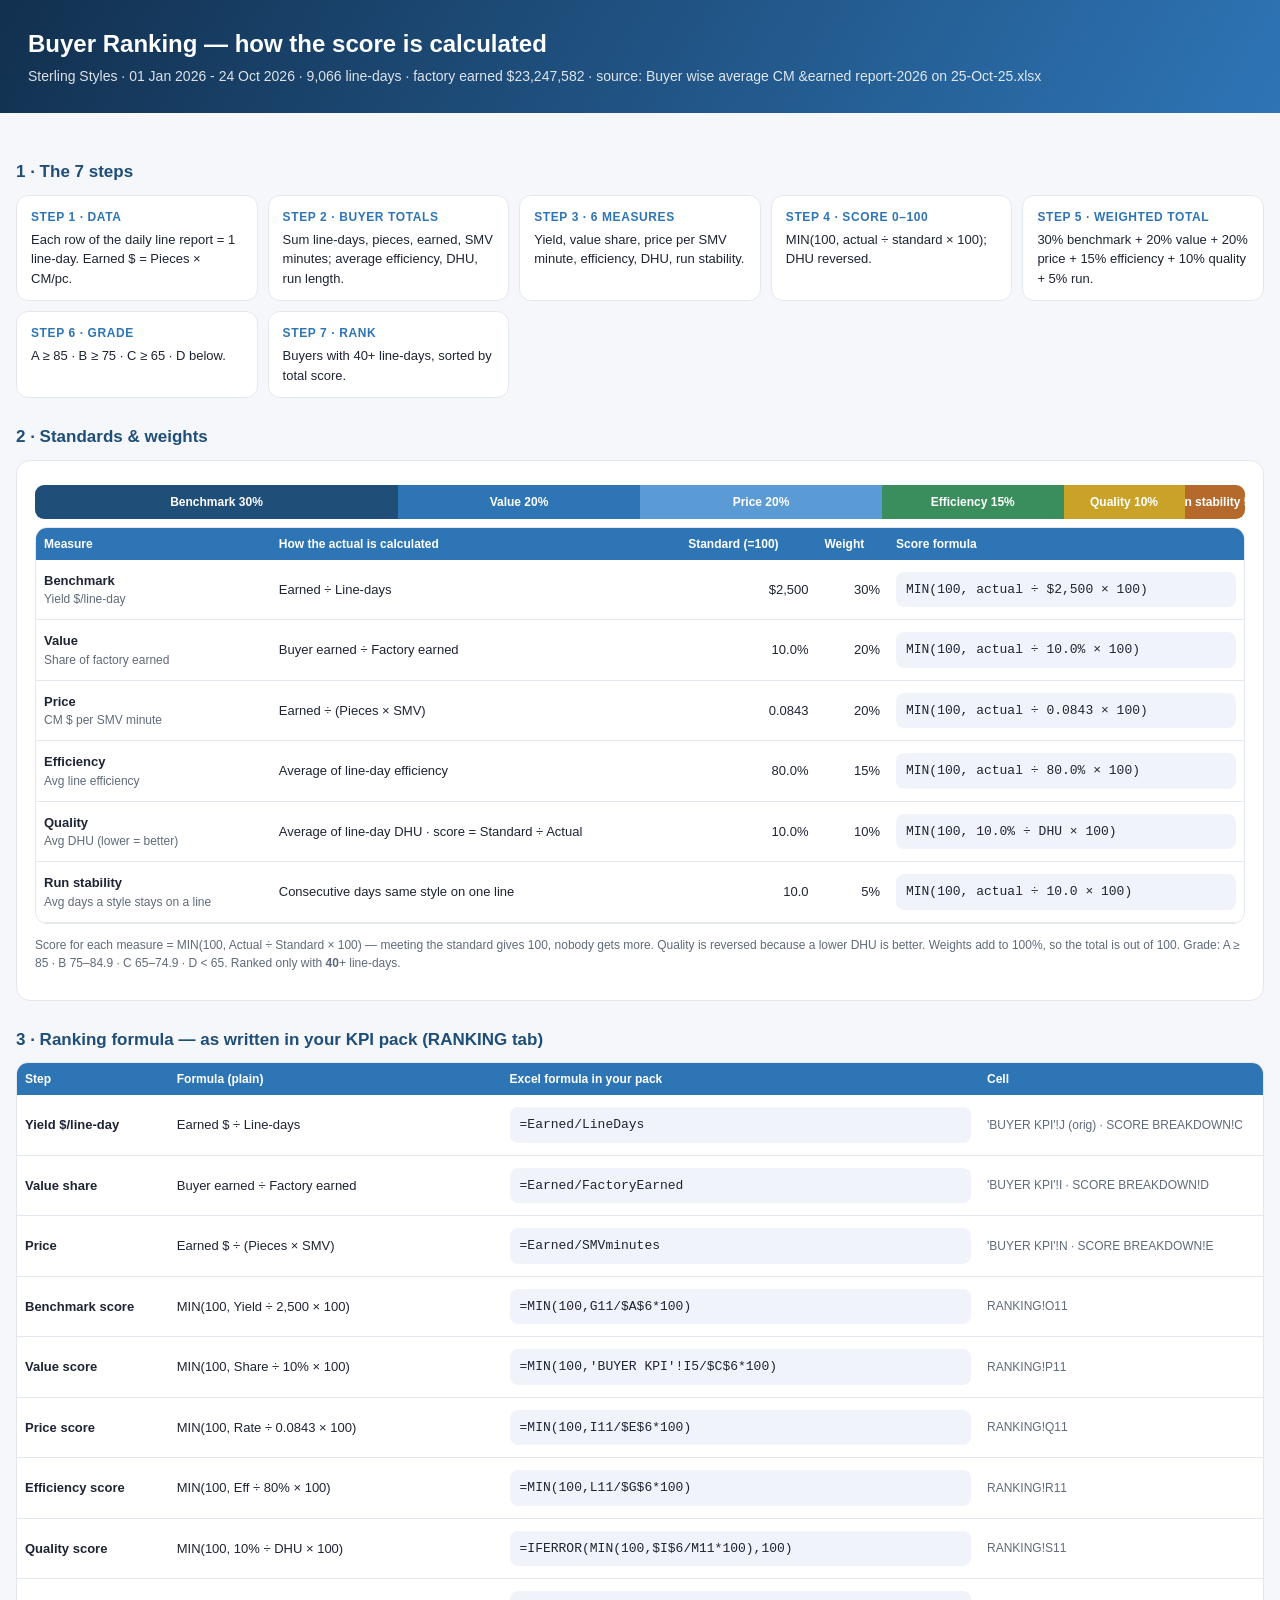
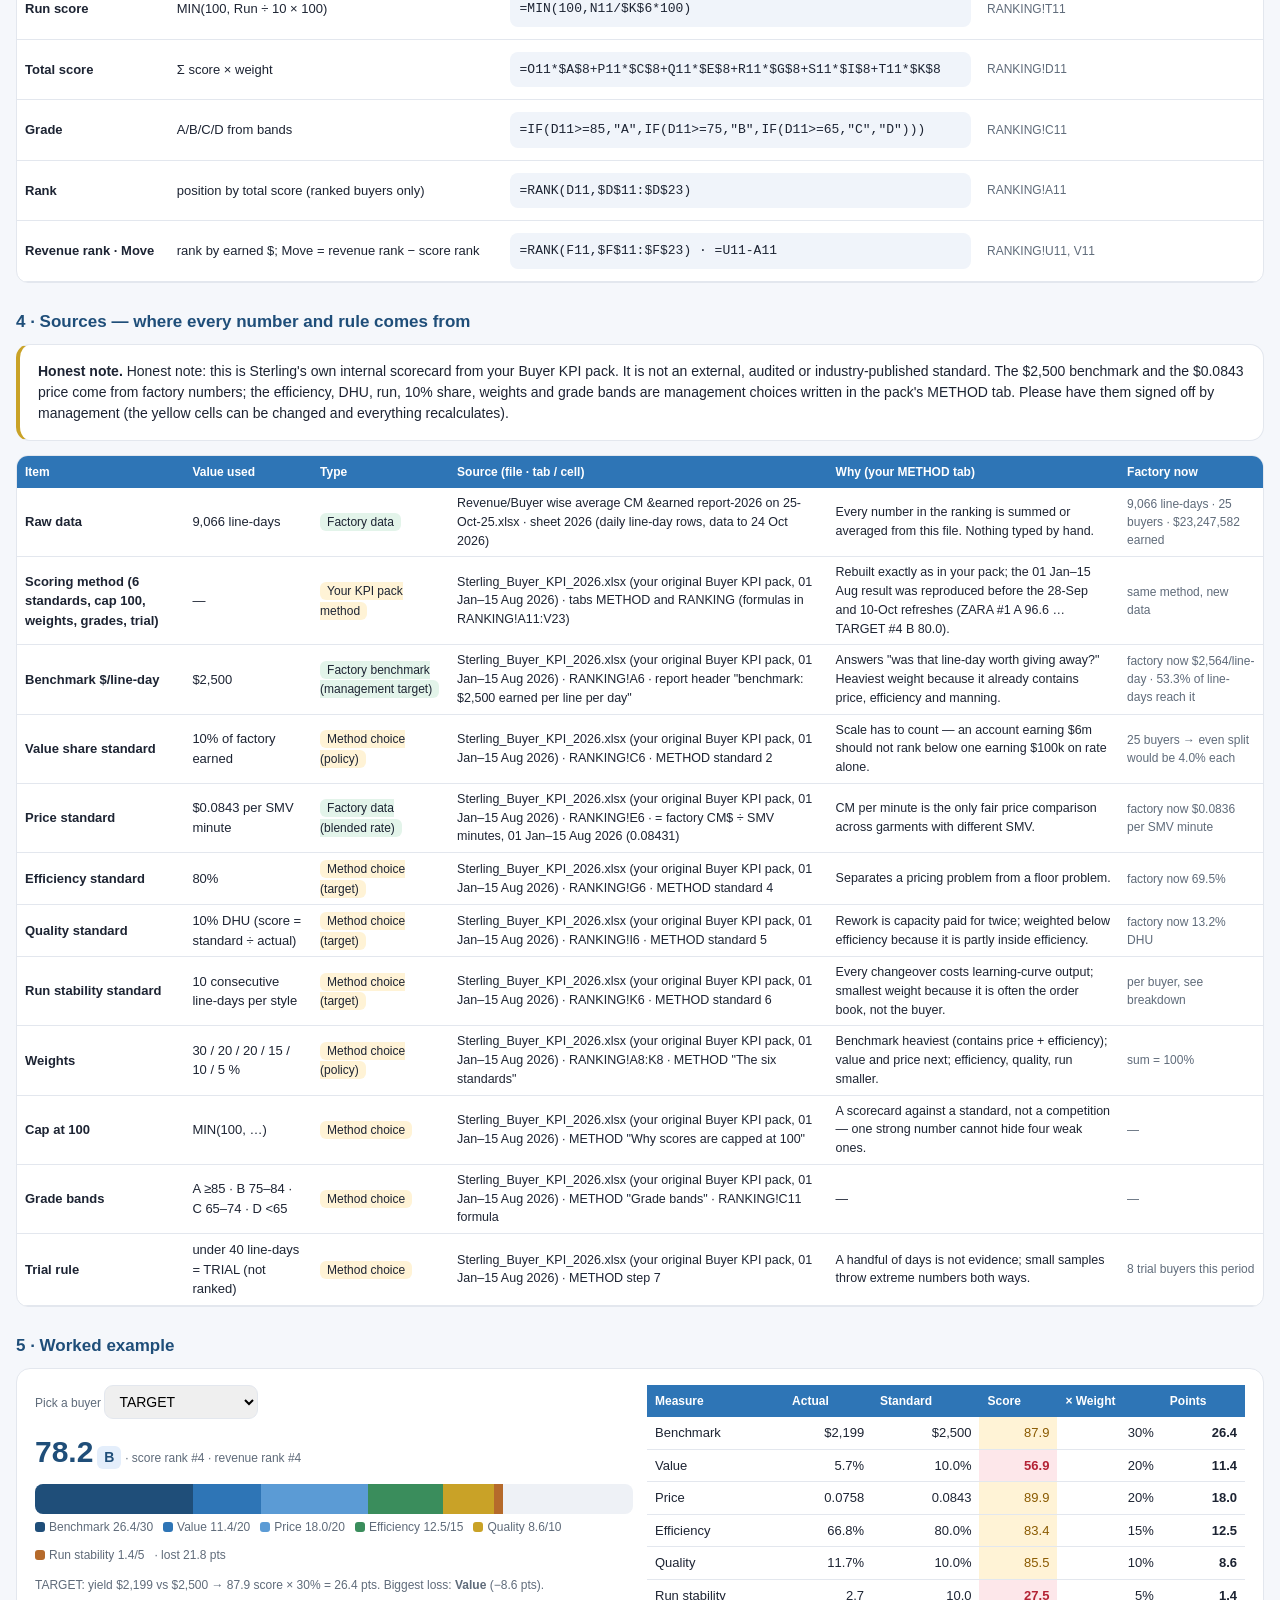
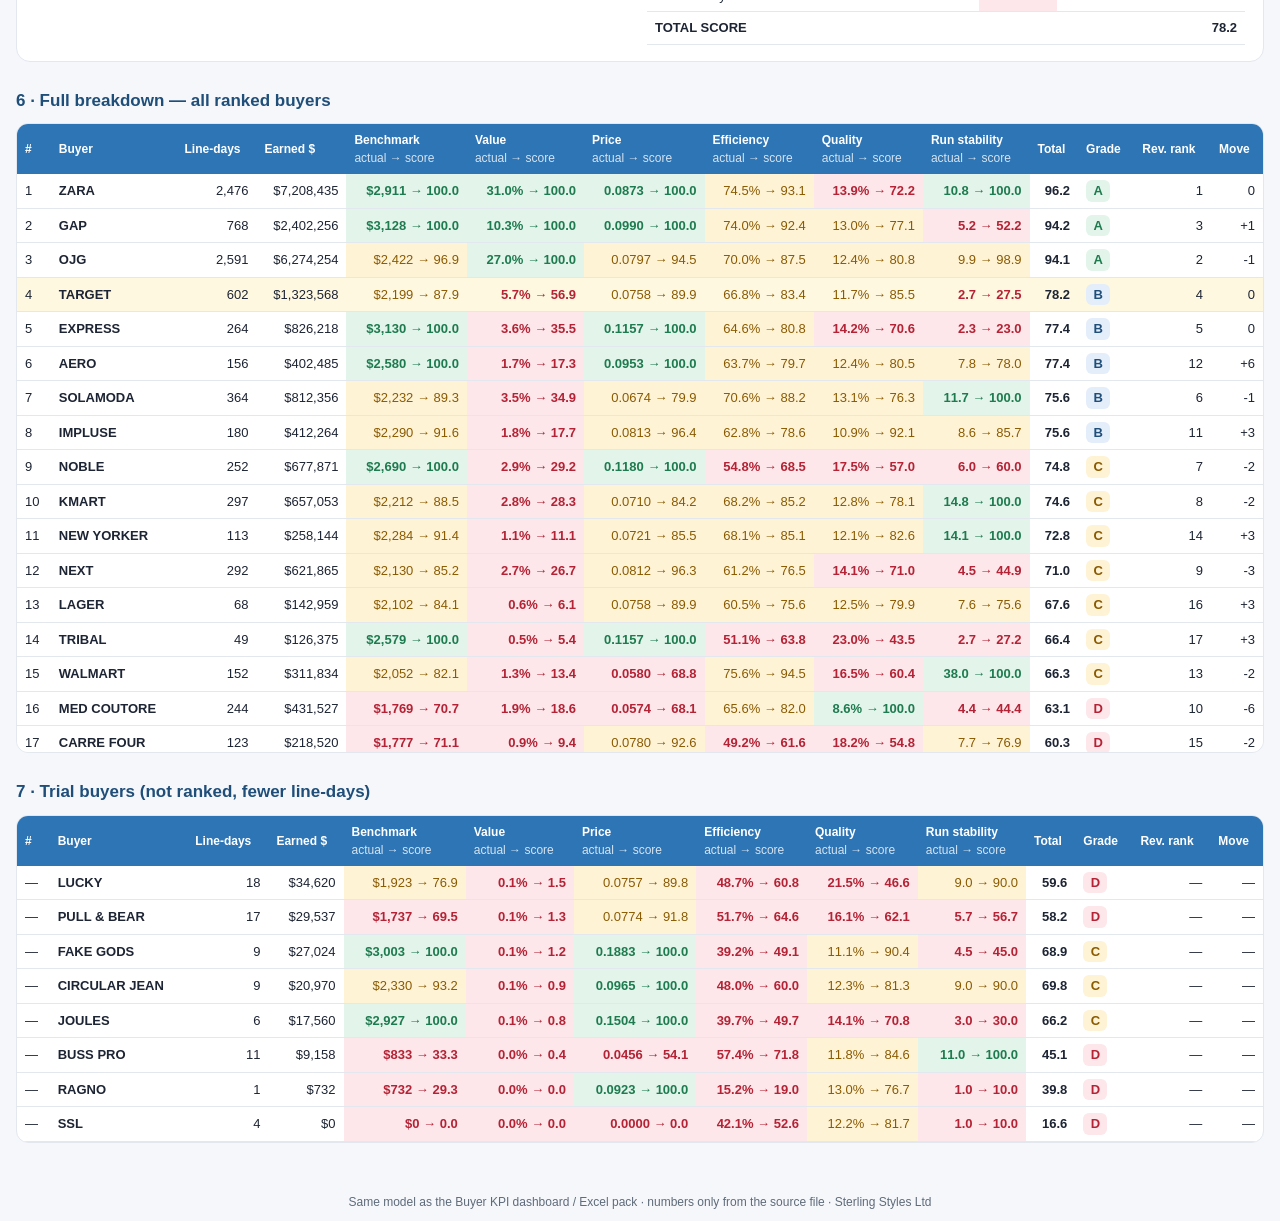
<file: reports/kpi/Buyer_Ranking_Formula_Breakdown_to-24Oct.html>
<!doctype html><html lang="en"><head><meta charset="utf-8"><meta name="viewport" content="width=device-width,initial-scale=1">
<title>Buyer Ranking Formula</title>
<style>
:root{--ink:#1d2433;--mut:#5f6b7a;--line:#e3e7ee;--navy:#1F4E79;--blue:#2E75B6;--bg:#f5f7fb;--card:#fff;--ok:#1e7b4f;--okbg:#e3f4ea;--warn:#8a5a00;--warnbg:#fff3d6;--bad:#b42335;--badbg:#fde7ea}
*{box-sizing:border-box}body{margin:0;font:14px/1.5 -apple-system,Segoe UI,Roboto,Arial,sans-serif;color:var(--ink);background:var(--bg)}
header{background:linear-gradient(120deg,#12304f,#2E75B6);color:#fff;padding:26px 28px}header h1{margin:0 0 4px;font-size:24px}header p{margin:0;opacity:.85}
main{max-width:1280px;margin:0 auto;padding:20px 16px 40px}
h2{font-size:17px;margin:26px 0 10px;color:var(--navy)}
.card{background:var(--card);border:1px solid var(--line);border-radius:14px;padding:16px 18px;margin-bottom:14px}
.steps{display:grid;grid-template-columns:repeat(auto-fit,minmax(200px,1fr));gap:10px}
.step{background:var(--card);border:1px solid var(--line);border-radius:12px;padding:12px 14px;position:relative}
.step b{display:block;color:var(--blue);font-size:12px;text-transform:uppercase;letter-spacing:.05em}
.step p{margin:4px 0 0;font-size:13px}
.formula{font-family:ui-monospace,Menlo,Consolas,monospace;background:#f0f4fa;border-radius:8px;padding:8px 10px;font-size:13px;display:block;margin:6px 0;white-space:pre-wrap}
table{border-collapse:collapse;width:100%}th{background:var(--blue);color:#fff;font-weight:600;font-size:12px;padding:7px 8px;text-align:left;position:sticky;top:0}
td{border-bottom:1px solid var(--line);padding:6px 8px;font-size:13px}td.n{text-align:right;font-variant-numeric:tabular-nums}
.wrap{overflow:auto;max-height:70vh;border:1px solid var(--line);border-radius:12px;background:#fff}
.s100{background:var(--okbg);color:var(--ok);font-weight:600}.slo{background:var(--badbg);color:var(--bad);font-weight:600}.smid{background:var(--warnbg);color:var(--warn)}
.g{display:inline-block;min-width:24px;text-align:center;border-radius:6px;font-weight:700;padding:1px 6px}.gA{background:var(--okbg);color:var(--ok)}.gB{background:#e4eefb;color:var(--navy)}.gC{background:var(--warnbg);color:var(--warn)}.gD{background:var(--badbg);color:var(--bad)}
.wbar{display:flex;height:34px;border-radius:9px;overflow:hidden;margin:8px 0}.wbar div{display:flex;align-items:center;justify-content:center;color:#fff;font-size:12px;font-weight:600;white-space:nowrap;overflow:hidden}
.grid2{display:grid;grid-template-columns:1fr 1fr;gap:14px}@media(max-width:860px){.grid2{grid-template-columns:1fr}}
select{font:inherit;padding:7px 10px;border-radius:9px;border:1px solid var(--line)}
.stack{display:flex;height:30px;border-radius:8px;overflow:hidden;background:#eef1f6;margin:10px 0 4px}.stack div{height:100%}
.legend{display:flex;flex-wrap:wrap;gap:10px;font-size:12px;color:var(--mut)}.legend i{display:inline-block;width:10px;height:10px;border-radius:3px;margin-right:4px;vertical-align:-1px}
.big{font-size:30px;font-weight:800;color:var(--navy)}.mut{color:var(--mut);font-size:12px}
tr.sel td{background:#fff8e1}
footer{color:var(--mut);font-size:12px;text-align:center;padding:10px}
</style></head><body>
<header><h1>Buyer Ranking — how the score is calculated</h1><p id="sub"></p></header>
<main>
<h2>1 · The 7 steps</h2>
<div class="steps" id="steps"></div>
<h2>2 · Standards &amp; weights</h2>
<div class="card"><div class="wbar" id="wbar"></div><div class="wrap" style="max-height:none"><table id="stdT"></table></div>
<p class="mut">Score for each measure = MIN(100, Actual ÷ Standard × 100) — meeting the standard gives 100, nobody gets more. Quality is reversed because a lower DHU is better. Weights add to 100%, so the total is out of 100. Grade: A ≥ 85 · B 75–84.9 · C 65–74.9 · D &lt; 65. Ranked only with <b id="tr"></b>+ line-days.</p></div>
<h2>3 · Ranking formula — as written in your KPI pack (RANKING tab)</h2>
<div class="wrap" style="max-height:none"><table><tr><th>Step</th><th>Formula (plain)</th><th>Excel formula in your pack</th><th>Cell</th></tr><tr><td><b>Yield $/line-day</b></td><td>Earned $ ÷ Line-days</td><td><span class="formula">=Earned/LineDays</span></td><td class="mut">&#x27;BUYER KPI&#x27;!J (orig) · SCORE BREAKDOWN!C</td></tr><tr><td><b>Value share</b></td><td>Buyer earned ÷ Factory earned</td><td><span class="formula">=Earned/FactoryEarned</span></td><td class="mut">&#x27;BUYER KPI&#x27;!I · SCORE BREAKDOWN!D</td></tr><tr><td><b>Price</b></td><td>Earned $ ÷ (Pieces × SMV)</td><td><span class="formula">=Earned/SMVminutes</span></td><td class="mut">&#x27;BUYER KPI&#x27;!N · SCORE BREAKDOWN!E</td></tr><tr><td><b>Benchmark score</b></td><td>MIN(100, Yield ÷ 2,500 × 100)</td><td><span class="formula">=MIN(100,G11/$A$6*100)</span></td><td class="mut">RANKING!O11</td></tr><tr><td><b>Value score</b></td><td>MIN(100, Share ÷ 10% × 100)</td><td><span class="formula">=MIN(100,&#x27;BUYER KPI&#x27;!I5/$C$6*100)</span></td><td class="mut">RANKING!P11</td></tr><tr><td><b>Price score</b></td><td>MIN(100, Rate ÷ 0.0843 × 100)</td><td><span class="formula">=MIN(100,I11/$E$6*100)</span></td><td class="mut">RANKING!Q11</td></tr><tr><td><b>Efficiency score</b></td><td>MIN(100, Eff ÷ 80% × 100)</td><td><span class="formula">=MIN(100,L11/$G$6*100)</span></td><td class="mut">RANKING!R11</td></tr><tr><td><b>Quality score</b></td><td>MIN(100, 10% ÷ DHU × 100)</td><td><span class="formula">=IFERROR(MIN(100,$I$6/M11*100),100)</span></td><td class="mut">RANKING!S11</td></tr><tr><td><b>Run score</b></td><td>MIN(100, Run ÷ 10 × 100)</td><td><span class="formula">=MIN(100,N11/$K$6*100)</span></td><td class="mut">RANKING!T11</td></tr><tr><td><b>Total score</b></td><td>Σ score × weight</td><td><span class="formula">=O11*$A$8+P11*$C$8+Q11*$E$8+R11*$G$8+S11*$I$8+T11*$K$8</span></td><td class="mut">RANKING!D11</td></tr><tr><td><b>Grade</b></td><td>A/B/C/D from bands</td><td><span class="formula">=IF(D11&gt;=85,&quot;A&quot;,IF(D11&gt;=75,&quot;B&quot;,IF(D11&gt;=65,&quot;C&quot;,&quot;D&quot;)))</span></td><td class="mut">RANKING!C11</td></tr><tr><td><b>Rank</b></td><td>position by total score (ranked buyers only)</td><td><span class="formula">=RANK(D11,$D$11:$D$23)</span></td><td class="mut">RANKING!A11</td></tr><tr><td><b>Revenue rank · Move</b></td><td>rank by earned $; Move = revenue rank − score rank</td><td><span class="formula">=RANK(F11,$F$11:$F$23) · =U11-A11</span></td><td class="mut">RANKING!U11, V11</td></tr></table></div>
<h2>4 · Sources — where every number and rule comes from</h2>
<div class="card" style="border-left:4px solid #c9a227"><b>Honest note.</b> Honest note: this is Sterling&#x27;s own internal scorecard from your Buyer KPI pack. It is not an external, audited or industry-published standard. The $2,500 benchmark and the $0.0843 price come from factory numbers; the efficiency, DHU, run, 10% share, weights and grade bands are management choices written in the pack&#x27;s METHOD tab. Please have them signed off by management (the yellow cells can be changed and everything recalculates).</div>
<div class="wrap" style="max-height:none"><table><tr><th>Item</th><th>Value used</th><th>Type</th><th>Source (file · tab / cell)</th><th>Why (your METHOD tab)</th><th>Factory now</th></tr><tr><td><b>Raw data</b></td><td>9,066 line-days</td><td><span style="background:#e3f4ea;padding:2px 7px;border-radius:6px;font-size:12px">Factory data</span></td><td style="font-size:12.5px">Revenue/Buyer wise average CM &amp;earned report-2026 on 25-Oct-25.xlsx · sheet 2026 (daily line-day rows, data to 24 Oct 2026)</td><td style="font-size:12.5px">Every number in the ranking is summed or averaged from this file. Nothing typed by hand.</td><td class="mut">9,066 line-days · 25 buyers · $23,247,582 earned</td></tr><tr><td><b>Scoring method (6 standards, cap 100, weights, grades, trial)</b></td><td>—</td><td><span style="background:#fff3d6;padding:2px 7px;border-radius:6px;font-size:12px">Your KPI pack method</span></td><td style="font-size:12.5px">Sterling_Buyer_KPI_2026.xlsx (your original Buyer KPI pack, 01 Jan–15 Aug 2026) · tabs METHOD and RANKING (formulas in RANKING!A11:V23)</td><td style="font-size:12.5px">Rebuilt exactly as in your pack; the 01 Jan–15 Aug result was reproduced before the 28-Sep and 10-Oct refreshes (ZARA #1 A 96.6 … TARGET #4 B 80.0).</td><td class="mut">same method, new data</td></tr><tr><td><b>Benchmark $/line-day</b></td><td>$2,500</td><td><span style="background:#e3f4ea;padding:2px 7px;border-radius:6px;font-size:12px">Factory benchmark (management target)</span></td><td style="font-size:12.5px">Sterling_Buyer_KPI_2026.xlsx (your original Buyer KPI pack, 01 Jan–15 Aug 2026) · RANKING!A6 · report header &quot;benchmark: $2,500 earned per line per day&quot;</td><td style="font-size:12.5px">Answers &quot;was that line-day worth giving away?&quot; Heaviest weight because it already contains price, efficiency and manning.</td><td class="mut">factory now $2,564/line-day · 53.3% of line-days reach it</td></tr><tr><td><b>Value share standard</b></td><td>10% of factory earned</td><td><span style="background:#fff3d6;padding:2px 7px;border-radius:6px;font-size:12px">Method choice (policy)</span></td><td style="font-size:12.5px">Sterling_Buyer_KPI_2026.xlsx (your original Buyer KPI pack, 01 Jan–15 Aug 2026) · RANKING!C6 · METHOD standard 2</td><td style="font-size:12.5px">Scale has to count — an account earning $6m should not rank below one earning $100k on rate alone.</td><td class="mut">25 buyers → even split would be 4.0% each</td></tr><tr><td><b>Price standard</b></td><td>$0.0843 per SMV minute</td><td><span style="background:#e3f4ea;padding:2px 7px;border-radius:6px;font-size:12px">Factory data (blended rate)</span></td><td style="font-size:12.5px">Sterling_Buyer_KPI_2026.xlsx (your original Buyer KPI pack, 01 Jan–15 Aug 2026) · RANKING!E6 · = factory CM$ ÷ SMV minutes, 01 Jan–15 Aug 2026 (0.08431)</td><td style="font-size:12.5px">CM per minute is the only fair price comparison across garments with different SMV.</td><td class="mut">factory now $0.0836 per SMV minute</td></tr><tr><td><b>Efficiency standard</b></td><td>80%</td><td><span style="background:#fff3d6;padding:2px 7px;border-radius:6px;font-size:12px">Method choice (target)</span></td><td style="font-size:12.5px">Sterling_Buyer_KPI_2026.xlsx (your original Buyer KPI pack, 01 Jan–15 Aug 2026) · RANKING!G6 · METHOD standard 4</td><td style="font-size:12.5px">Separates a pricing problem from a floor problem.</td><td class="mut">factory now 69.5%</td></tr><tr><td><b>Quality standard</b></td><td>10% DHU (score = standard ÷ actual)</td><td><span style="background:#fff3d6;padding:2px 7px;border-radius:6px;font-size:12px">Method choice (target)</span></td><td style="font-size:12.5px">Sterling_Buyer_KPI_2026.xlsx (your original Buyer KPI pack, 01 Jan–15 Aug 2026) · RANKING!I6 · METHOD standard 5</td><td style="font-size:12.5px">Rework is capacity paid for twice; weighted below efficiency because it is partly inside efficiency.</td><td class="mut">factory now 13.2% DHU</td></tr><tr><td><b>Run stability standard</b></td><td>10 consecutive line-days per style</td><td><span style="background:#fff3d6;padding:2px 7px;border-radius:6px;font-size:12px">Method choice (target)</span></td><td style="font-size:12.5px">Sterling_Buyer_KPI_2026.xlsx (your original Buyer KPI pack, 01 Jan–15 Aug 2026) · RANKING!K6 · METHOD standard 6</td><td style="font-size:12.5px">Every changeover costs learning-curve output; smallest weight because it is often the order book, not the buyer.</td><td class="mut">per buyer, see breakdown</td></tr><tr><td><b>Weights</b></td><td>30 / 20 / 20 / 15 / 10 / 5 %</td><td><span style="background:#fff3d6;padding:2px 7px;border-radius:6px;font-size:12px">Method choice (policy)</span></td><td style="font-size:12.5px">Sterling_Buyer_KPI_2026.xlsx (your original Buyer KPI pack, 01 Jan–15 Aug 2026) · RANKING!A8:K8 · METHOD &quot;The six standards&quot;</td><td style="font-size:12.5px">Benchmark heaviest (contains price + efficiency); value and price next; efficiency, quality, run smaller.</td><td class="mut">sum = 100%</td></tr><tr><td><b>Cap at 100</b></td><td>MIN(100, …)</td><td><span style="background:#fff3d6;padding:2px 7px;border-radius:6px;font-size:12px">Method choice</span></td><td style="font-size:12.5px">Sterling_Buyer_KPI_2026.xlsx (your original Buyer KPI pack, 01 Jan–15 Aug 2026) · METHOD &quot;Why scores are capped at 100&quot;</td><td style="font-size:12.5px">A scorecard against a standard, not a competition — one strong number cannot hide four weak ones.</td><td class="mut">—</td></tr><tr><td><b>Grade bands</b></td><td>A ≥85 · B 75–84 · C 65–74 · D &lt;65</td><td><span style="background:#fff3d6;padding:2px 7px;border-radius:6px;font-size:12px">Method choice</span></td><td style="font-size:12.5px">Sterling_Buyer_KPI_2026.xlsx (your original Buyer KPI pack, 01 Jan–15 Aug 2026) · METHOD &quot;Grade bands&quot; · RANKING!C11 formula</td><td style="font-size:12.5px">—</td><td class="mut">—</td></tr><tr><td><b>Trial rule</b></td><td>under 40 line-days = TRIAL (not ranked)</td><td><span style="background:#fff3d6;padding:2px 7px;border-radius:6px;font-size:12px">Method choice</span></td><td style="font-size:12.5px">Sterling_Buyer_KPI_2026.xlsx (your original Buyer KPI pack, 01 Jan–15 Aug 2026) · METHOD step 7</td><td style="font-size:12.5px">A handful of days is not evidence; small samples throw extreme numbers both ways.</td><td class="mut">8 trial buyers this period</td></tr></table></div>
<h2>5 · Worked example</h2>
<div class="card"><div class="grid2"><div>
<label class="mut">Pick a buyer </label><select id="pick"></select>
<div style="margin-top:10px"><span class="big" id="exScore"></span> <span id="exGrade"></span> <span class="mut" id="exRank"></span></div>
<div class="stack" id="exStack"></div><div class="legend" id="exLeg"></div>
<p class="mut" id="exRead"></p></div>
<div><table id="exT"></table></div></div></div>
<h2>6 · Full breakdown — all ranked buyers</h2>
<div class="wrap"><table id="allT"></table></div>
<h2>7 · Trial buyers (not ranked, fewer line-days)</h2>
<div class="wrap" style="max-height:none"><table id="trT"></table></div>
</main><footer>Same model as the Buyer KPI dashboard / Excel pack · numbers only from the source file · Sterling Styles Ltd</footer>
<script>
const D={"period": "01 Jan 2026 - 24 Oct 2026", "src": "Buyer wise average CM &earned report-2026 on 25-Oct-25.xlsx", "total": 23247582.236954987, "ld": 9066, "std": {"benchmark_per_line_day": 2500, "value_share_of_earned": 0.1, "price_cm_per_smv_min": 0.0843, "efficiency": 0.8, "dhu": 0.1, "run_days": 10}, "w": {"benchmark": 0.3, "value": 0.2, "price": 0.2, "efficiency": 0.15, "quality": 0.1, "run": 0.05}, "trial": 40, "rank": [{"b": "ZARA", "ld": 2476, "earned": 7208435.25, "yld": 2911.3227988691438, "share": 0.31007247018321227, "rate": 0.08734638325022809, "eff": 0.7447561298314255, "dhu": 0.13858872931752975, "run": 10.765217391304347, "s": {"bench": 100, "value": 100, "price": 100, "eff": 93.09451622892819, "qual": 72.15593973077236, "run": 100}, "score": 96.17977140741647, "grade": "A", "tier": "RANKED", "rank": 1, "rrev": 1, "move": 0}, {"b": "GAP", "ld": 768, "earned": 2402256.4, "yld": 3127.938020833333, "share": 0.10333360155540425, "rate": 0.09900470828829312, "eff": 0.7395203899021437, "dhu": 0.1297686144478685, "run": 5.224489795918367, "s": {"bench": 100, "value": 100, "price": 100, "eff": 92.44004873776797, "qual": 77.06023557812792, "run": 52.24489795918367}, "score": 94.18427576643717, "grade": "A", "tier": "RANKED", "rank": 2, "rrev": 3, "move": 1}, {"b": "OJG", "ld": 2591, "earned": 6274253.6169549795, "yld": 2421.5567799903433, "share": 0.2698884362684931, "rate": 0.07968294742223488, "eff": 0.7001579511938008, "dhu": 0.12375072584221201, "run": 9.889312977099237, "s": {"bench": 96.86227119961373, "value": 100, "price": 94.52306930276973, "eff": 87.51974389922509, "qual": 80.80760683982145, "run": 98.89312977099237}, "score": 94.1166739778536, "grade": "A", "tier": "RANKED", "rank": 3, "rrev": 2, "move": -1}, {"b": "TARGET", "ld": 602, "earned": 1323568.2, "yld": 2198.618272425249, "share": 0.05693358502872699, "rate": 0.07578823244442888, "eff": 0.6675993322949484, "dhu": 0.11689821496111116, "run": 2.7488584474885847, "s": {"bench": 87.94473089700996, "value": 56.93358502872699, "price": 89.903004085918, "eff": 83.44991653686854, "qual": 85.54450556261041, "run": 27.488584474885847}, "score": 78.19710435256759, "grade": "B", "tier": "RANKED", "rank": 4, "rrev": 4, "move": 0}, {"b": "EXPRESS", "ld": 264, "earned": 826217.5, "yld": 3129.6117424242425, "share": 0.035539932349894963, "rate": 0.11573629191352446, "eff": 0.6464296808086968, "dhu": 0.14157896227467204, "run": 2.2956521739130435, "s": {"bench": 100, "value": 35.53993234989496, "price": 100, "eff": 80.80371010108709, "qual": 70.63196282368122, "run": 22.956521739130437}, "score": 77.43956535446671, "grade": "B", "tier": "RANKED", "rank": 5, "rrev": 5, "move": 0}, {"b": "AERO", "ld": 156, "earned": 402484.6, "yld": 2580.029487179487, "share": 0.017312965963411007, "rate": 0.09528159310461184, "eff": 0.6374057456207431, "dhu": 0.12416350327483444, "run": 7.8, "s": {"bench": 100, "value": 17.312965963411006, "price": 100, "eff": 79.67571820259289, "qual": 80.53896464136582, "run": 78.0}, "score": 77.36784738720772, "grade": "B", "tier": "RANKED", "rank": 6, "rrev": 12, "move": 6}, {"b": "SOLAMODA", "ld": 364, "earned": 812356.4, "yld": 2231.7483516483517, "share": 0.034943694003097506, "rate": 0.06735037655722946, "eff": 0.7055321997659321, "dhu": 0.13110652221139704, "run": 11.741935483870968, "s": {"bench": 89.26993406593407, "value": 34.943694003097505, "price": 79.89368512126863, "eff": 88.19152497074151, "qual": 76.27385603193663, "run": 100}, "score": 75.60457039345833, "grade": "B", "tier": "RANKED", "rank": 7, "rrev": 6, "move": -1}, {"b": "IMPLUSE", "ld": 180, "earned": 412264.0, "yld": 2290.3555555555554, "share": 0.01773362906292483, "rate": 0.08127649023344084, "eff": 0.6284987240059936, "dhu": 0.10862133394893729, "run": 8.571428571428571, "s": {"bench": 91.61422222222222, "value": 17.733629062924827, "price": 96.41339292223114, "eff": 78.5623405007492, "qual": 92.06294598353011, "run": 85.71428571428571}, "score": 75.59003102287755, "grade": "B", "tier": "RANKED", "rank": 8, "rrev": 11, "move": 3}, {"b": "NOBLE", "ld": 252, "earned": 677870.64, "yld": 2689.962857142857, "share": 0.029158758665339336, "rate": 0.1179756824688035, "eff": 0.5482624455738752, "dhu": 0.17534357115397084, "run": 6, "s": {"bench": 100, "value": 29.158758665339334, "price": 100, "eff": 68.53280569673439, "qual": 57.03089046372226, "run": 60.0}, "score": 74.81476163395025, "grade": "C", "tier": "RANKED", "rank": 9, "rrev": 7, "move": -2}, {"b": "KMART", "ld": 297, "earned": 657053.0, "yld": 2212.2996632996633, "share": 0.02826328317942374, "rate": 0.07096266099097573, "eff": 0.6817731745639684, "dhu": 0.12800678618853922, "run": 14.85, "s": {"bench": 88.49198653198653, "value": 28.263283179423738, "price": 84.17872003674464, "eff": 85.22164682049605, "qual": 78.12085825880477, "run": 100}, "score": 74.63132945178452, "grade": "C", "tier": "RANKED", "rank": 10, "rrev": 8, "move": -2}, {"b": "NEW YORKER", "ld": 113, "earned": 258144.2, "yld": 2284.4619469026547, "share": 0.01110413106054732, "rate": 0.0720856242872606, "eff": 0.6807152913751302, "dhu": 0.12104227569803715, "run": 14.125, "s": {"bench": 91.37847787610619, "value": 11.10413106054732, "price": 85.51082359105648, "eff": 85.08941142189127, "qual": 82.61576331352933, "run": 100}, "score": 72.76152233778923, "grade": "C", "tier": "RANKED", "rank": 11, "rrev": 14, "move": 3}, {"b": "NEXT", "ld": 292, "earned": 621864.6, "yld": 2129.6732876712326, "share": 0.026749646206712503, "rate": 0.08115420200406462, "eff": 0.6123875011494154, "dhu": 0.140849242627748, "run": 4.492307692307692, "s": {"bench": 85.1869315068493, "value": 26.7496462067125, "price": 96.26832977943607, "eff": 76.54843764367692, "qual": 70.99789685365302, "run": 44.92307692307692}, "score": 70.9878838273552, "grade": "C", "tier": "RANKED", "rank": 12, "rrev": 9, "move": -3}, {"b": "LAGER", "ld": 68, "earned": 142959.0, "yld": 2102.3382352941176, "share": 0.006149413669897616, "rate": 0.07581352415395684, "eff": 0.6049010769182814, "dhu": 0.12514248319001367, "run": 7.555555555555555, "s": {"bench": 84.0935294117647, "value": 6.149413669897616, "price": 89.9330061138278, "eff": 75.61263461478518, "qual": 79.90891458351689, "run": 75.55555555555556}, "score": 67.55510720862173, "grade": "C", "tier": "RANKED", "rank": 13, "rrev": 16, "move": 3}, {"b": "TRIBAL", "ld": 49, "earned": 126375.0, "yld": 2579.081632653061, "share": 0.005436049164678763, "rate": 0.1156654757660807, "eff": 0.5106489195694984, "dhu": 0.22998053006499078, "run": 2.7222222222222223, "s": {"bench": 100, "value": 5.436049164678763, "price": 100, "eff": 63.8311149461873, "qual": 43.481941698169294, "run": 27.222222222222225}, "score": 66.3711823557919, "grade": "C", "tier": "RANKED", "rank": 14, "rrev": 17, "move": 3}, {"b": "WALMART", "ld": 152, "earned": 311833.60000000003, "yld": 2051.5368421052635, "share": 0.013413592726399776, "rate": 0.057959209588475974, "eff": 0.7559067674280222, "dhu": 0.16542644832824216, "run": 38, "s": {"bench": 82.06147368421054, "value": 13.413592726399775, "price": 68.7535107811103, "eff": 94.48834592850277, "qual": 60.449825895783114, "run": 100}, "score": 66.2700972856189, "grade": "C", "tier": "RANKED", "rank": 15, "rrev": 13, "move": -2}, {"b": "MED COUTORE", "ld": 244, "earned": 431527.0, "yld": 1768.5532786885246, "share": 0.018562231358150997, "rate": 0.05739791252796859, "eff": 0.656324340332686, "dhu": 0.08612622622177235, "run": 4.4363636363636365, "s": {"bench": 70.74213114754099, "value": 18.562231358150996, "price": 68.0876779691205, "eff": 82.04054254158575, "qual": 100, "run": 44.36363636363637}, "score": 63.07688440913627, "grade": "D", "tier": "RANKED", "rank": 16, "rrev": 10, "move": -6}, {"b": "CARRE FOUR", "ld": 123, "earned": 218519.68, "yld": 1776.5827642276422, "share": 0.009399673384212624, "rate": 0.07802499049984009, "eff": 0.4924687228133941, "dhu": 0.182442937614347, "run": 7.6875, "s": {"bench": 71.06331056910568, "value": 9.399673384212624, "price": 92.55633511250308, "eff": 61.558590351674255, "qual": 54.811658542454964, "run": 76.875}, "score": 60.268899277071476, "grade": "D", "tier": "RANKED", "rank": 17, "rrev": 15, "move": -2}], "trialb": [{"b": "LUCKY", "ld": 18, "earned": 34620.0, "yld": 1923.3333333333333, "share": 0.0014891871183476066, "rate": 0.07567084102172683, "eff": 0.4867166666666667, "dhu": 0.21480555555555556, "run": 9, "s": {"bench": 76.93333333333334, "value": 1.4891871183476064, "price": 89.76374972921333, "eff": 60.83958333333334, "qual": 46.55373076425708, "run": 90.0}, "score": 59.6118979459379, "grade": "D", "tier": "TRIAL", "rank": null, "rrev": null, "move": null}, {"b": "PULL & BEAR", "ld": 17, "earned": 29536.8, "yld": 1737.4588235294118, "share": 0.001270532122391958, "rate": 0.0774061466719744, "eff": 0.5167, "dhu": 0.16113529411764707, "run": 5.666666666666667, "s": {"bench": 69.49835294117646, "value": 1.2705321223919577, "price": 91.82223804504675, "eff": 64.58749999999999, "qual": 62.05965027561786, "run": 56.666666666666664}, "score": 58.19548327673581, "grade": "D", "tier": "TRIAL", "rank": null, "rrev": null, "move": null}, {"b": "FAKE GODS", "ld": 9, "earned": 27024.0, "yld": 3002.6666666666665, "share": 0.0011624434629181315, "rate": 0.1883074350219497, "eff": 0.39246666666666663, "dhu": 0.11058888888888889, "run": 4.5, "s": {"bench": 100, "value": 1.1624434629181315, "price": 100, "eff": 49.05833333333332, "qual": 90.42499748819452, "run": 45.0}, "score": 68.88373844140308, "grade": "C", "tier": "TRIAL", "rank": null, "rrev": null, "move": null}, {"b": "CIRCULAR JEAN", "ld": 9, "earned": 20969.75, "yld": 2329.972222222222, "share": 0.0009020185319170918, "rate": 0.0964546402502607, "eff": 0.4802222222222222, "dhu": 0.12304444444444444, "run": 9, "s": {"bench": 93.19888888888889, "value": 0.9020185319170917, "price": 100, "eff": 60.02777777777777, "qual": 81.27144663175005, "run": 90.0}, "score": 69.77138170289176, "grade": "C", "tier": "TRIAL", "rank": null, "rrev": null, "move": null}, {"b": "JOULES", "ld": 6, "earned": 17560.0, "yld": 2926.6666666666665, "share": 0.0007553473656321193, "rate": 0.1504300448891478, "eff": 0.3972833333333333, "dhu": 0.14125, "run": 3, "s": {"bench": 100, "value": 0.7553473656321192, "price": 100, "eff": 49.66041666666666, "qual": 70.79646017699116, "run": 30.0}, "score": 66.17977799082554, "grade": "C", "tier": "TRIAL", "rank": null, "rrev": null, "move": null}, {"b": "BUSS PRO", "ld": 11, "earned": 9157.5, "yld": 832.5, "share": 0.00039391193056811686, "rate": 0.04556500607533414, "eff": 0.5744955248311526, "dhu": 0.11819485540449348, "run": 11, "s": {"bench": 33.300000000000004, "value": 0.39391193056811685, "price": 54.0510155104794, "eff": 71.81194060389407, "qual": 84.60605130212652, "run": 100}, "score": 45.11138170900627, "grade": "D", "tier": "TRIAL", "rank": null, "rrev": null, "move": null}, {"b": "RAGNO", "ld": 1, "earned": 731.5, "yld": 731.5, "share": 3.146563769703276e-05, "rate": 0.09227373068432672, "eff": 0.1517, "dhu": 0.1304, "run": 1, "s": {"bench": 29.26, "value": 0.031465637697032756, "price": 100, "eff": 18.9625, "qual": 76.6871165644172, "run": 10.0}, "score": 39.79737978398113, "grade": "D", "tier": "TRIAL", "rank": null, "rrev": null, "move": null}, {"b": "SSL", "ld": 4, "earned": 0.0, "yld": 0.0, "share": 0.0, "rate": 0.0, "eff": 0.4209, "dhu": 0.122425, "run": 1, "s": {"bench": 0.0, "value": 0.0, "price": 0.0, "eff": 52.6125, "qual": 81.68266285480907, "run": 10.0}, "score": 16.560141285480906, "grade": "D", "tier": "TRIAL", "rank": null, "rrev": null, "move": null}]};
const $=id=>document.getElementById(id), m0=v=>'$'+Math.round(v).toLocaleString(), p1=v=>(v*100).toFixed(1)+'%', f1=v=>(+v).toFixed(1);
const MEAS=[['bench','Benchmark','Yield $/line-day',a=>a.yld,v=>m0(v),D.std.benchmark_per_line_day,v=>m0(v),D.w.benchmark,'#1F4E79','Earned ÷ Line-days'],
 ['value','Value','Share of factory earned',a=>a.share,p1,D.std.value_share_of_earned,p1,D.w.value,'#2E75B6','Buyer earned ÷ Factory earned'],
 ['price','Price','CM $ per SMV minute',a=>a.rate,v=>v.toFixed(4),D.std.price_cm_per_smv_min,v=>v.toFixed(4),D.w.price,'#5B9BD5','Earned ÷ (Pieces × SMV)'],
 ['eff','Efficiency','Avg line efficiency',a=>a.eff,p1,D.std.efficiency,p1,D.w.efficiency,'#3a8d5c','Average of line-day efficiency'],
 ['qual','Quality','Avg DHU (lower = better)',a=>a.dhu,p1,D.std.dhu,p1,D.w.quality,'#c9a227','Average of line-day DHU · score = Standard ÷ Actual'],
 ['run','Run stability','Avg days a style stays on a line',a=>a.run,v=>v.toFixed(1),D.std.run_days,v=>v.toFixed(1),D.w.run,'#b56a2b','Consecutive days same style on one line']];
$('sub').textContent=`Sterling Styles · ${D.period} · ${D.ld.toLocaleString()} line-days · factory earned ${m0(D.total)} · source: ${D.src}`;
$('tr').textContent=D.trial;
const steps=[['Data','Each row of the daily line report = 1 line-day. Earned $ = Pieces × CM/pc.'],['Buyer totals','Sum line-days, pieces, earned, SMV minutes; average efficiency, DHU, run length.'],
 ['6 measures','Yield, value share, price per SMV minute, efficiency, DHU, run stability.'],['Score 0–100','MIN(100, actual ÷ standard × 100); DHU reversed.'],
 ['Weighted total','30% benchmark + 20% value + 20% price + 15% efficiency + 10% quality + 5% run.'],['Grade','A ≥ 85 · B ≥ 75 · C ≥ 65 · D below.'],['Rank',`Buyers with ${D.trial}+ line-days, sorted by total score.`]];
$('steps').innerHTML=steps.map((s,i)=>`<div class="step"><b>Step ${i+1} · ${s[0]}</b><p>${s[1]}</p></div>`).join('');
$('wbar').innerHTML=MEAS.map(x=>`<div style="width:${x[7]*100}%;background:${x[8]}" title="${x[1]} ${x[7]*100}%">${x[1]} ${Math.round(x[7]*100)}%</div>`).join('');
$('stdT').innerHTML='<tr><th>Measure</th><th>How the actual is calculated</th><th>Standard (=100)</th><th>Weight</th><th>Score formula</th></tr>'+MEAS.map(x=>`<tr><td><b>${x[1]}</b><div class="mut">${x[2]}</div></td><td>${x[9]}</td><td class="n">${x[6](x[5])}</td><td class="n">${Math.round(x[7]*100)}%</td><td><span class="formula">${x[0]==='qual'?`MIN(100, ${x[6](x[5])} ÷ DHU × 100)`:`MIN(100, actual ÷ ${x[6](x[5])} × 100)`}</span></td></tr>`).join('');
const cls=v=>v>=99.95?'s100':v<75?'slo':'smid', gr=g=>`<span class="g g${g}">${g}</span>`;
function ex(b){const a=D.rank.concat(D.trialb).find(x=>x.b===b);
 $('exScore').textContent=f1(a.score);$('exGrade').innerHTML=gr(a.grade);$('exRank').textContent=a.rank?` · score rank #${a.rank} · revenue rank #${a.rrev}${a.move?` (${a.move>0?'+':''}${a.move})`:''}`:' · TRIAL (not ranked)';
 $('exStack').innerHTML=MEAS.map(x=>`<div style="width:${a.s[x[0]]*x[7]}%;background:${x[8]}" title="${x[1]}: ${f1(a.s[x[0]]*x[7])} pts"></div>`).join('');
 $('exLeg').innerHTML=MEAS.map(x=>`<span><i style="background:${x[8]}"></i>${x[1]} ${f1(a.s[x[0]]*x[7])}/${Math.round(x[7]*100)}</span>`).join('')+`<span>· lost ${f1(100-a.score)} pts</span>`;
 const worst=MEAS.map(x=>[x,(100-a.s[x[0]])*x[7]]).sort((p,q)=>q[1]-p[1])[0];
 $('exRead').innerHTML=`${a.b}: yield ${m0(a.yld)} vs ${m0(D.std.benchmark_per_line_day)} → ${f1(a.s.bench)} score × 30% = ${f1(a.s.bench*.3)} pts. Biggest loss: <b>${worst[0][1]}</b> (−${f1(worst[1])} pts).`;
 $('exT').innerHTML='<tr><th>Measure</th><th>Actual</th><th>Standard</th><th>Score</th><th>× Weight</th><th>Points</th></tr>'+MEAS.map(x=>`<tr><td>${x[1]}</td><td class="n">${x[4](x[3](a))}</td><td class="n">${x[6](x[5])}</td><td class="n ${cls(a.s[x[0]])}">${f1(a.s[x[0]])}</td><td class="n">${Math.round(x[7]*100)}%</td><td class="n"><b>${f1(a.s[x[0]]*x[7])}</b></td></tr>`).join('')+`<tr><td colspan="5"><b>TOTAL SCORE</b></td><td class="n"><b>${f1(a.score)}</b></td></tr>`;
 document.querySelectorAll('#allT tr[data-b]').forEach(r=>r.classList.toggle('sel',r.dataset.b===b));}
const all=D.rank.concat(D.trialb);$('pick').innerHTML=all.map(a=>`<option ${a.b==='TARGET'?'selected':''}>${a.b}</option>`).join('');$('pick').onchange=e=>ex(e.target.value);
const hdr='<tr><th>#</th><th>Buyer</th><th>Line-days</th><th>Earned $</th>'+MEAS.map(x=>`<th>${x[1]}<div style="font-weight:400;opacity:.8">actual → score</div></th>`).join('')+'<th>Total</th><th>Grade</th><th>Rev. rank</th><th>Move</th></tr>';
const row=a=>`<tr data-b="${a.b}"><td>${a.rank||'—'}</td><td><b>${a.b}</b></td><td class="n">${a.ld.toLocaleString()}</td><td class="n">${m0(a.earned)}</td>`+MEAS.map(x=>`<td class="n ${cls(a.s[x[0]])}">${x[4](x[3](a))} → ${f1(a.s[x[0]])}</td>`).join('')+`<td class="n"><b>${f1(a.score)}</b></td><td>${gr(a.grade)}</td><td class="n">${a.rrev||'—'}</td><td class="n">${a.move==null?'—':(a.move>0?'+':'')+a.move}</td></tr>`;
$('allT').innerHTML=hdr+D.rank.map(row).join('');$('trT').innerHTML=hdr+D.trialb.map(row).join('');
document.querySelectorAll('#allT tr[data-b]').forEach(r=>r.onclick=()=>{$('pick').value=r.dataset.b;ex(r.dataset.b);});
ex('TARGET');
</script><style id="mb-report-mobile">
/* ===== Report mobile app layer (phones ≤ 760px) — desktop, print and PDF unchanged ===== */
.rmbar{display:none}
@media screen and (max-width:760px){
  html{-webkit-text-size-adjust:100%}
  body{overflow-x:hidden}
  .rmbar{display:flex;position:sticky;top:0;z-index:80;align-items:center;gap:10px;padding:10px 14px;padding-top:max(10px,env(safe-area-inset-top));
    background:rgba(13,41,71,.95);backdrop-filter:saturate(1.4) blur(14px);-webkit-backdrop-filter:saturate(1.4) blur(14px);color:#fff;box-shadow:0 2px 12px rgba(0,0,0,.18)}
  .rmbar a.rb{color:#fff;text-decoration:none;font:400 30px/1 Arial;width:28px;height:34px;display:grid;place-items:center;margin-left:-4px}
  .rmbar .rl{width:30px;height:30px;border-radius:9px;background:linear-gradient(135deg,#2D7BD8,#E8692F);display:grid;place-items:center;font:800 11px Arial;flex:none}
  .rmbar .rt{flex:1;min-width:0}.rmbar .rt b{display:block;font-size:14px;white-space:nowrap;overflow:hidden;text-overflow:ellipsis}
  .rmbar .rt small{display:block;font-size:11px;color:#A9C3E4;white-space:nowrap;overflow:hidden;text-overflow:ellipsis}
  /* big desktop header → compact hero */
  header{padding:16px 0 18px!important}
  header:not(:has(.wrap)){padding-left:14px!important;padding-right:14px!important}
  header h1{font-size:21px!important;line-height:1.2!important;margin:0 0 6px!important}
  header .sub,header p{font-size:12px!important}
  header .tags{display:flex;flex-wrap:nowrap;overflow-x:auto;gap:6px;-webkit-overflow-scrolling:touch;padding-bottom:2px}
  header .tag{flex:none;font-size:11px!important}
  .wrap,main{padding-left:12px!important;padding-right:12px!important}
  /* tab bar → swipeable pills, stays under the app bar */
  nav{top:var(--rmbar-h,52px)!important;z-index:70!important}
  nav .wrap{display:flex!important;flex-wrap:nowrap!important;overflow-x:auto!important;gap:6px;padding:8px 12px!important;-webkit-overflow-scrolling:touch;scroll-snap-type:x proximity;scrollbar-width:none}
  nav .wrap::-webkit-scrollbar{display:none}
  nav button{flex:none;scroll-snap-align:start;border:1px solid #DCE3EC!important;border-radius:999px!important;padding:8px 14px!important;font-size:12.5px!important;background:#fff!important}
  nav button.on{background:#0d2947!important;color:#fff!important;border-color:#0d2947!important}
  /* cards, KPI tiles, grids */
  .card{padding:14px!important;border-radius:16px!important;box-shadow:0 1px 3px rgba(0,0,0,.05)}
  .kpis{grid-template-columns:repeat(2,minmax(0,1fr))!important;gap:10px!important}
  .kpi{padding:12px!important;border-radius:14px!important;min-width:0}
  .kpi .v,.kpi .n{font-size:20px!important}
  .grid2,.grid3,.lev,.steps{grid-template-columns:minmax(0,1fr)!important}
  h2{font-size:18px!important;line-height:1.25!important}
  /* wide tables + wide charts swipe sideways instead of being cut off */
  .card,.grid1,.grid2,.grid3,.grid1>*,.grid2>*,.grid3>*,main,section{min-width:0!important;max-width:100%}
  #fsD{max-width:100vw!important;width:100vw!important;left:0!important}
  .rmsc{max-width:calc(100% + 28px);overflow-x:auto;-webkit-overflow-scrolling:touch;margin:0 -14px;padding:0 14px 4px;position:relative}
  .rmsc>table{min-width:560px}
  .rmsc>svg{min-width:var(--rmw,560px);height:auto!important;display:block}
  .rmsc.hint:after{content:"swipe ⟷";display:block;text-align:right;font-size:10px;color:#9AA3AE;padding-top:3px}
  svg[viewBox]{height:auto!important;max-width:none}
  .ksp{min-width:0!important}
  th,td{padding:7px 8px!important}
  #mbPtrBtn,#mbDot{display:none!important}
  .wrap[style*="max-height"]{max-height:none!important}
}
</style>
<script id="mb-report-mobile-js">
(function(){
 var MQ=window.matchMedia('(max-width:760px)'); if(!MQ.matches) return;
 function q(s){return document.querySelector(s)}
 // app bar
 var h1=q('header h1'), title=(h1?h1.textContent:document.title).split(' — ')[0];
 var bar=document.createElement('div'); bar.className='rmbar';
 var hm=(location.search.match(/[?&]home=([^&]+)/)||[])[1];
 bar.innerHTML=(hm?'<a class="rb" href="'+decodeURIComponent(hm)+'" title="Back">&#8249;</a>':'')+'<div class="rl">SS</div><div class="rt"><b>'+title.replace(/</g,'&lt;')+'</b><small id="rmsub">Sterling Styles · read-only</small></div>';
 document.body.insertBefore(bar,document.body.firstChild);
 function setH(){document.documentElement.style.setProperty('--rmbar-h',bar.offsetHeight+'px')} setH(); window.addEventListener('resize',setH);
 // swipeable wide tables and charts
 function wrap(el,cls,minw){ var p=el.parentNode; if(!p||p.classList.contains('rmsc')) return;
   var w=document.createElement('div'); w.className='rmsc '+(cls||''); p.insertBefore(w,el); w.appendChild(el); if(minw) w.style.setProperty('--rmw',minw+'px'); }
 function fix(){
   document.querySelectorAll('table').forEach(function(t){ if(t.closest('.rmsc')) return;
     var c=t.rows.length?t.rows[0].cells.length:0; if(t.scrollWidth>t.parentNode.clientWidth+4||c>=5) wrap(t,'hint'); });
   document.querySelectorAll('svg[viewBox]').forEach(function(s){ if(s.closest('.rmsc')||s.classList.contains('ksp')||s.closest('.kpi')) return;
     var vb=(s.getAttribute('viewBox')||'').split(/[\s,]+/).map(Number), W=vb[2]||0, H=vb[3]||0; if(W<480) return;
     var need=Math.min(Math.round(W*0.62),760), avail=(s.parentNode.clientWidth||360);
     if(need>avail+20) wrap(s,'hint',need); else { s.style.height='auto'; } });
   var on=q('nav button.on'); if(on&&on.scrollIntoView&&!on.dataset.rm){ document.querySelectorAll('nav button').forEach(function(b){delete b.dataset.rm}); on.dataset.rm=1; try{on.scrollIntoView({inline:'center',block:'nearest'})}catch(e){} window.scrollTo(0,window.scrollY); }
   var sb=document.getElementById('rmsub'); if(sb&&on) sb.textContent=on.textContent.trim();
 }
 var t; new MutationObserver(function(){clearTimeout(t);t=setTimeout(fix,80)}).observe(document.body,{childList:true,subtree:true,attributes:true,attributeFilter:['class']});
 window.addEventListener('load',fix); setTimeout(fix,300);
})();
</script>
</body></html>
</file>
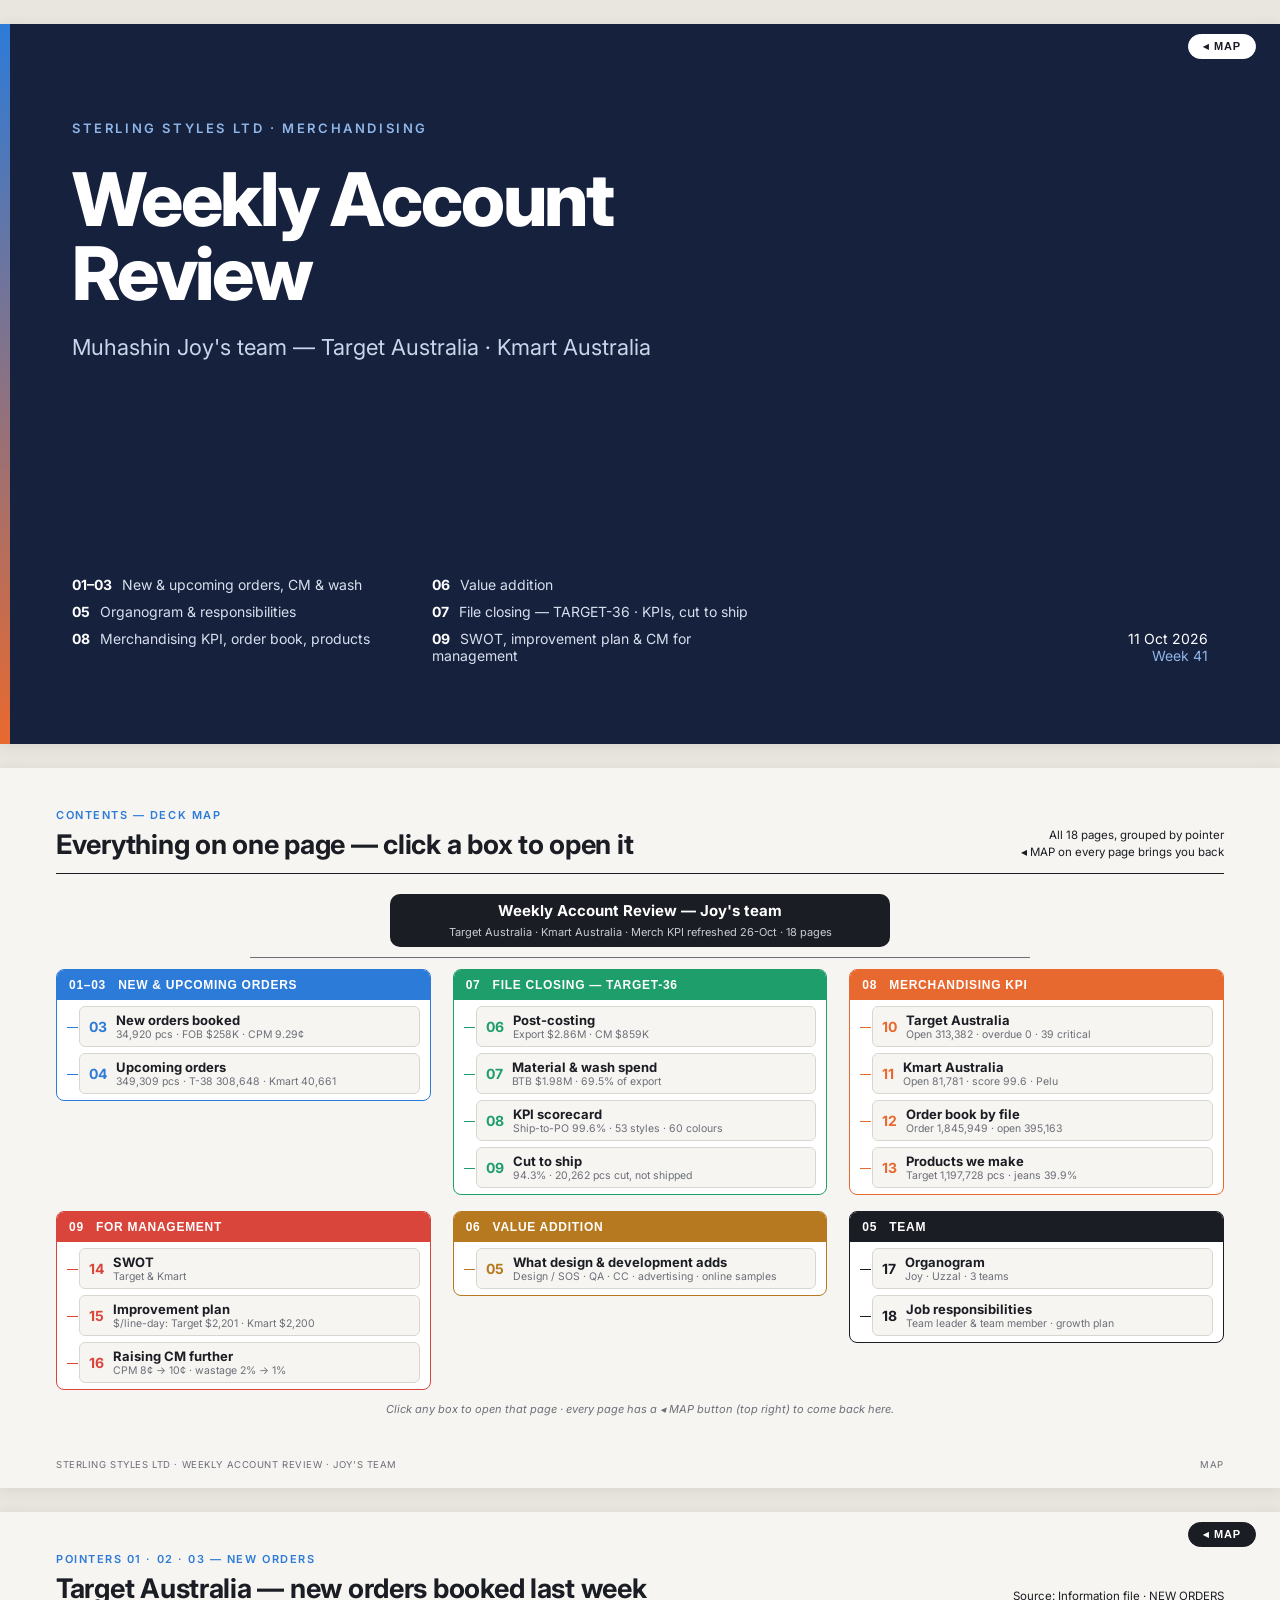
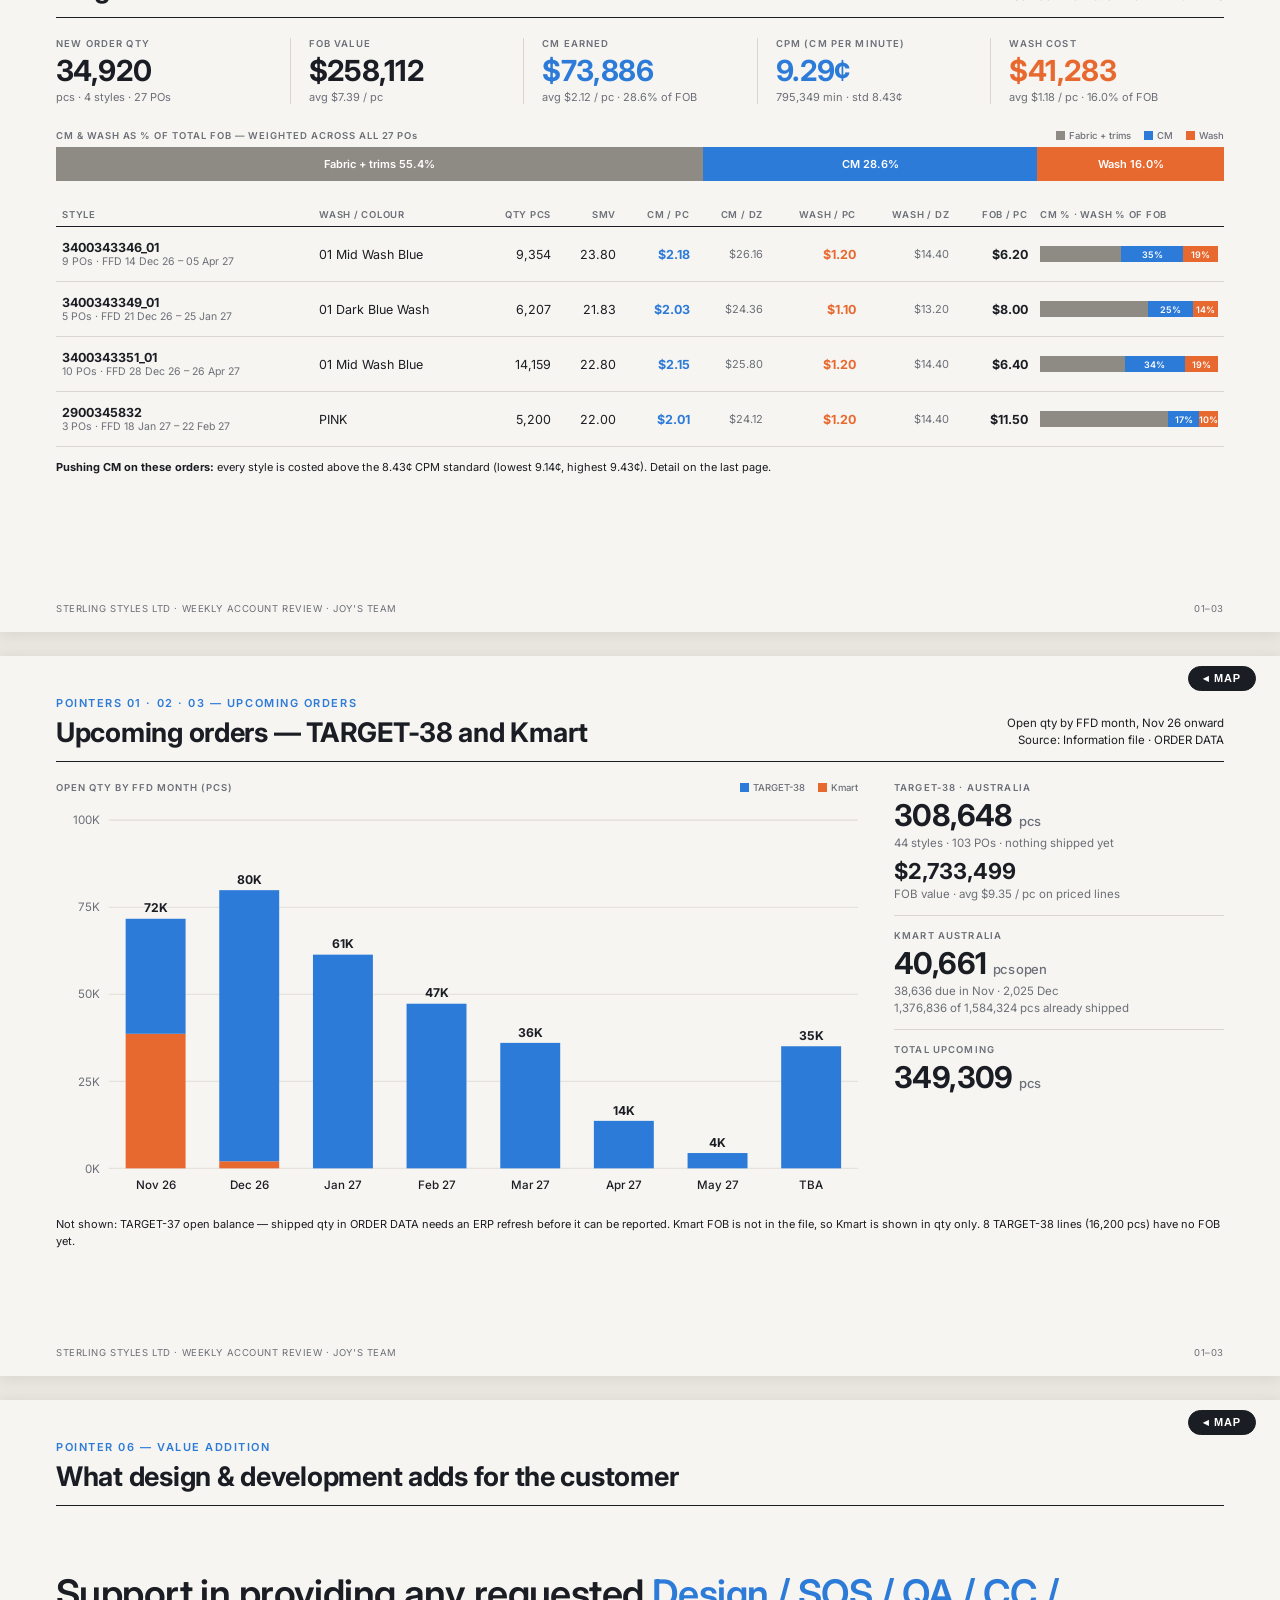
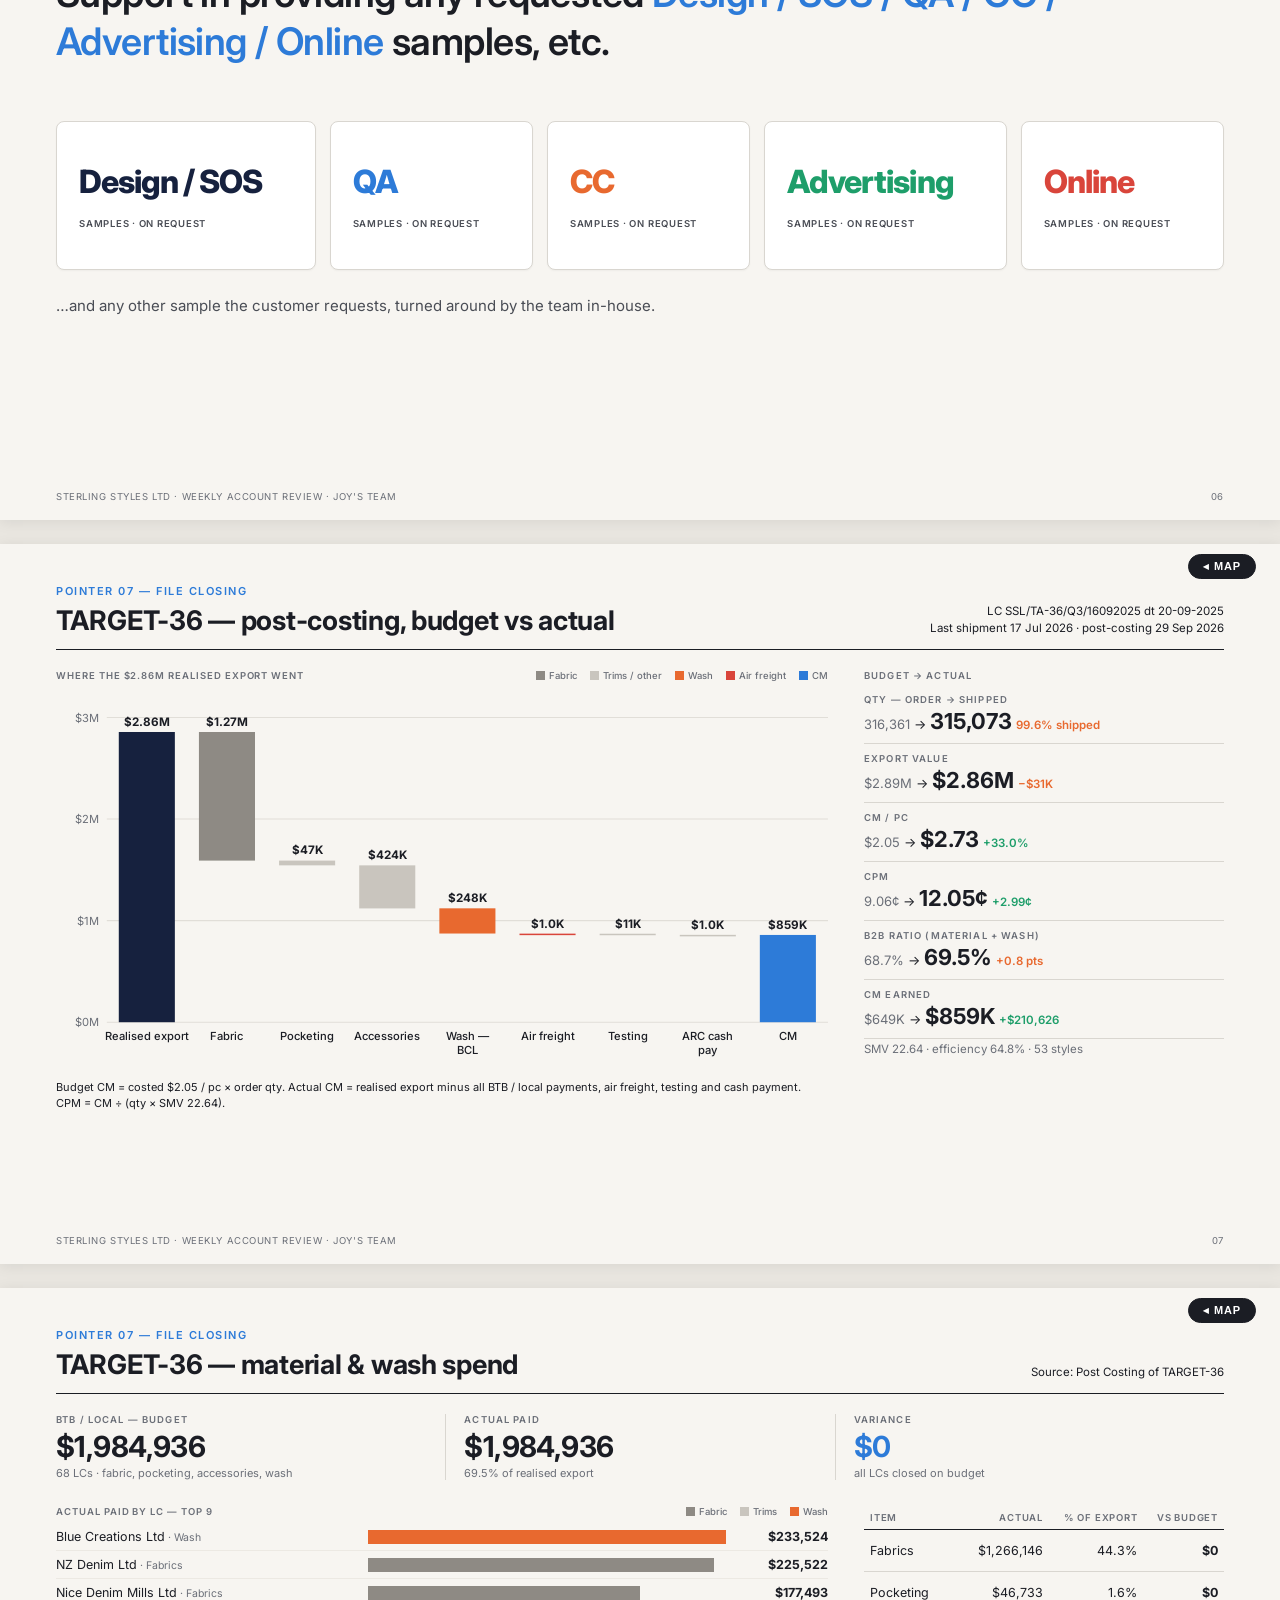
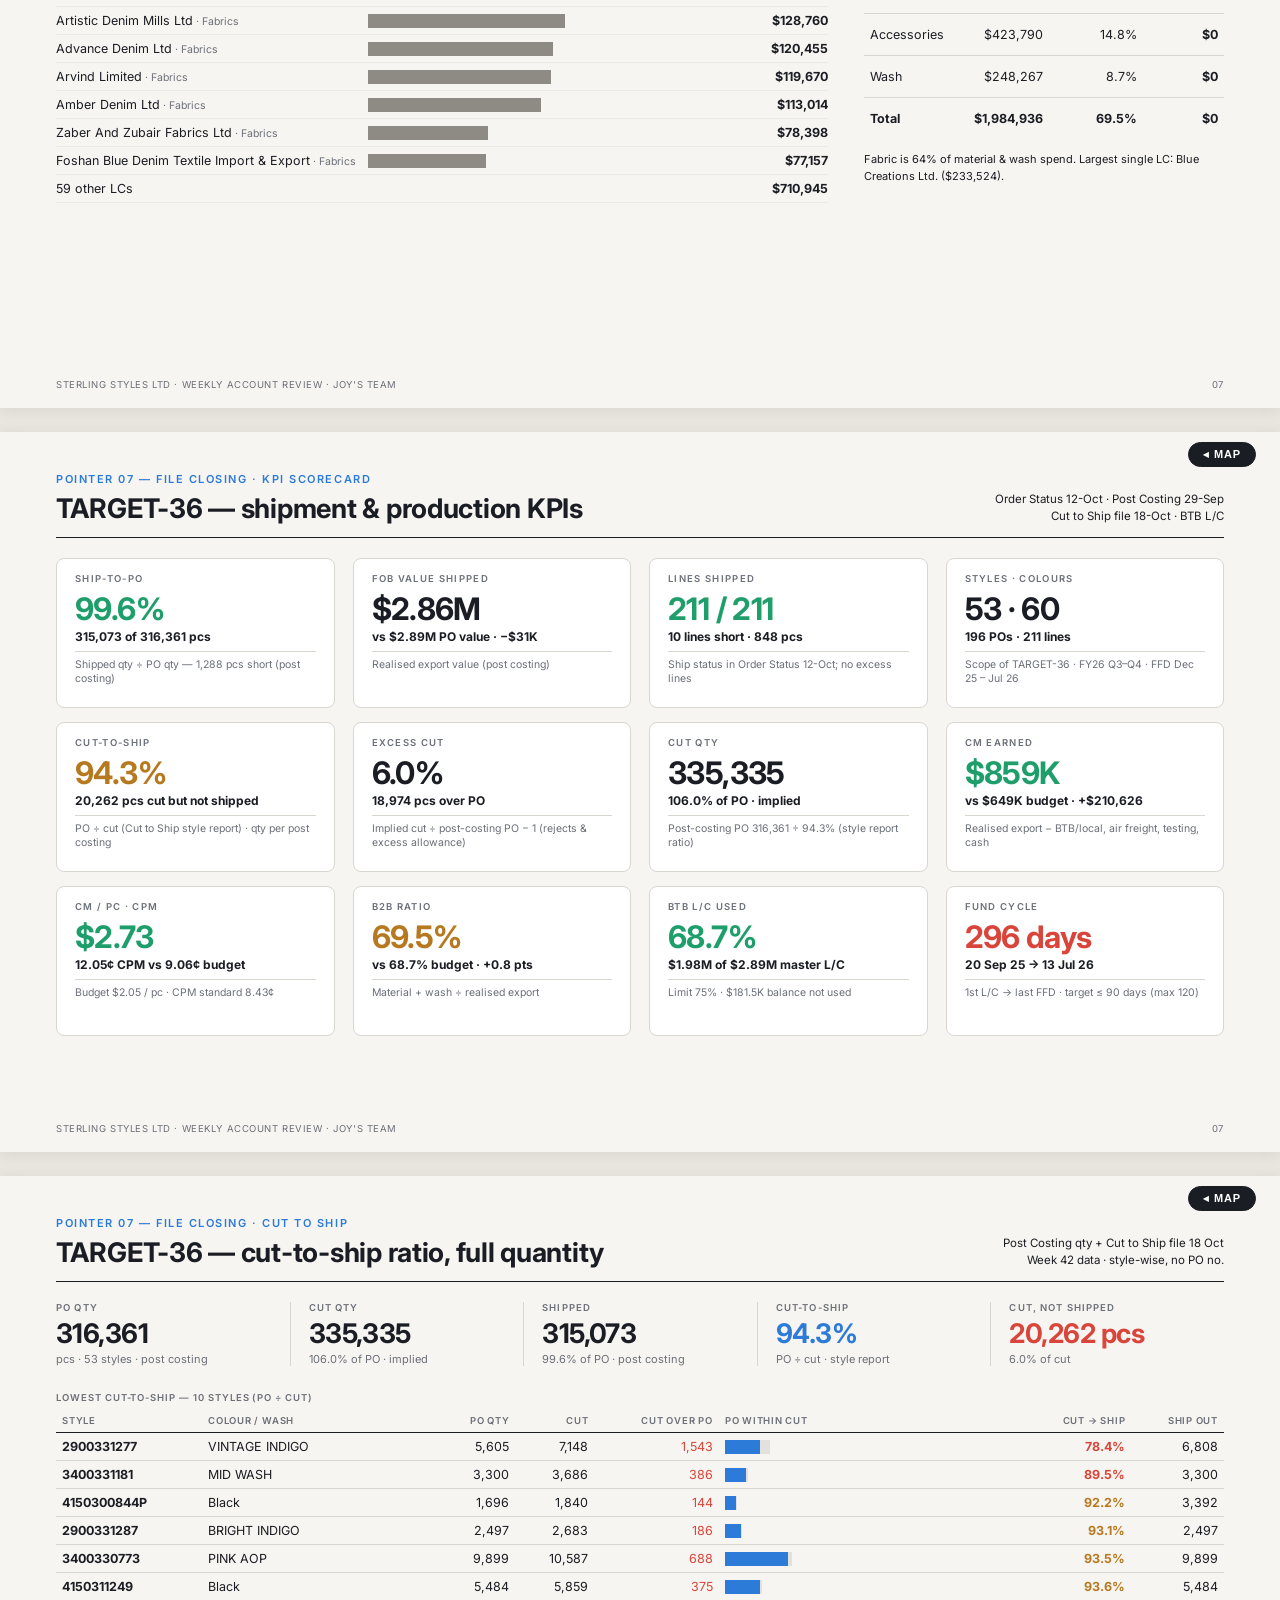
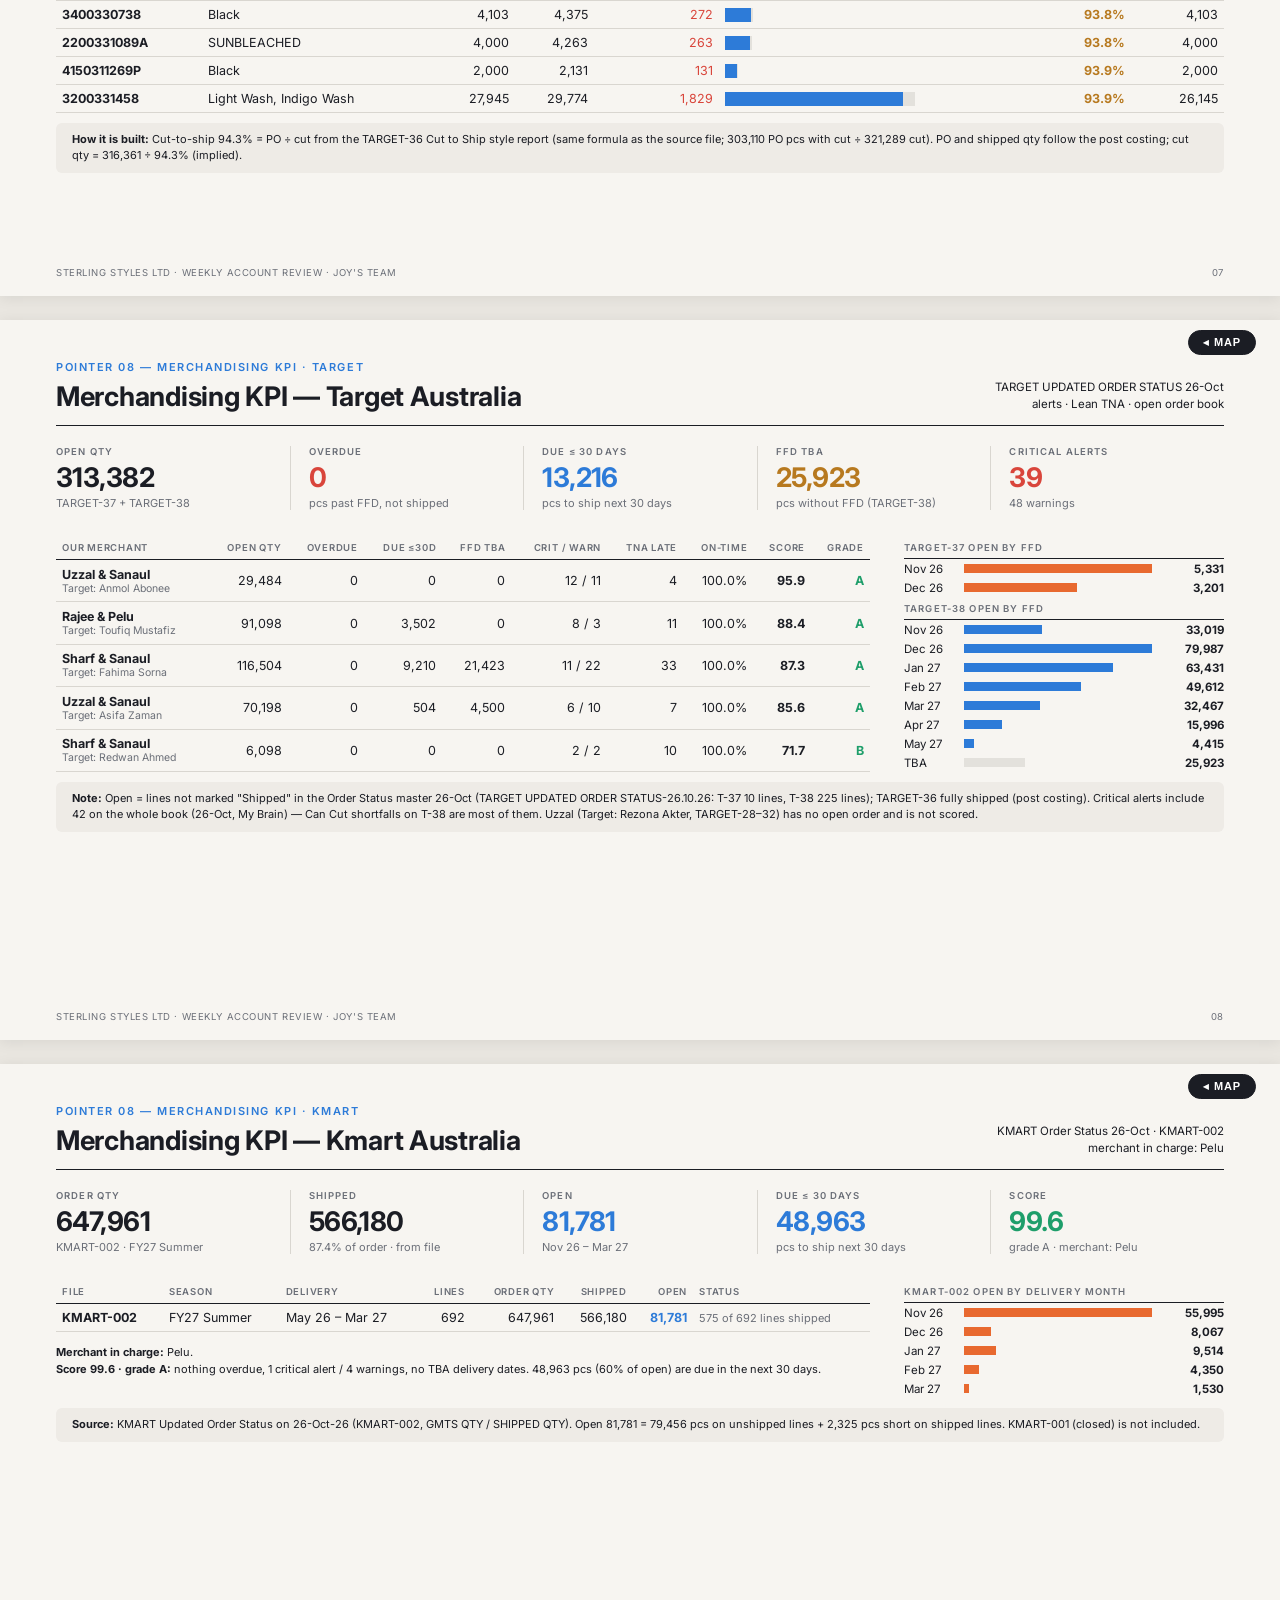
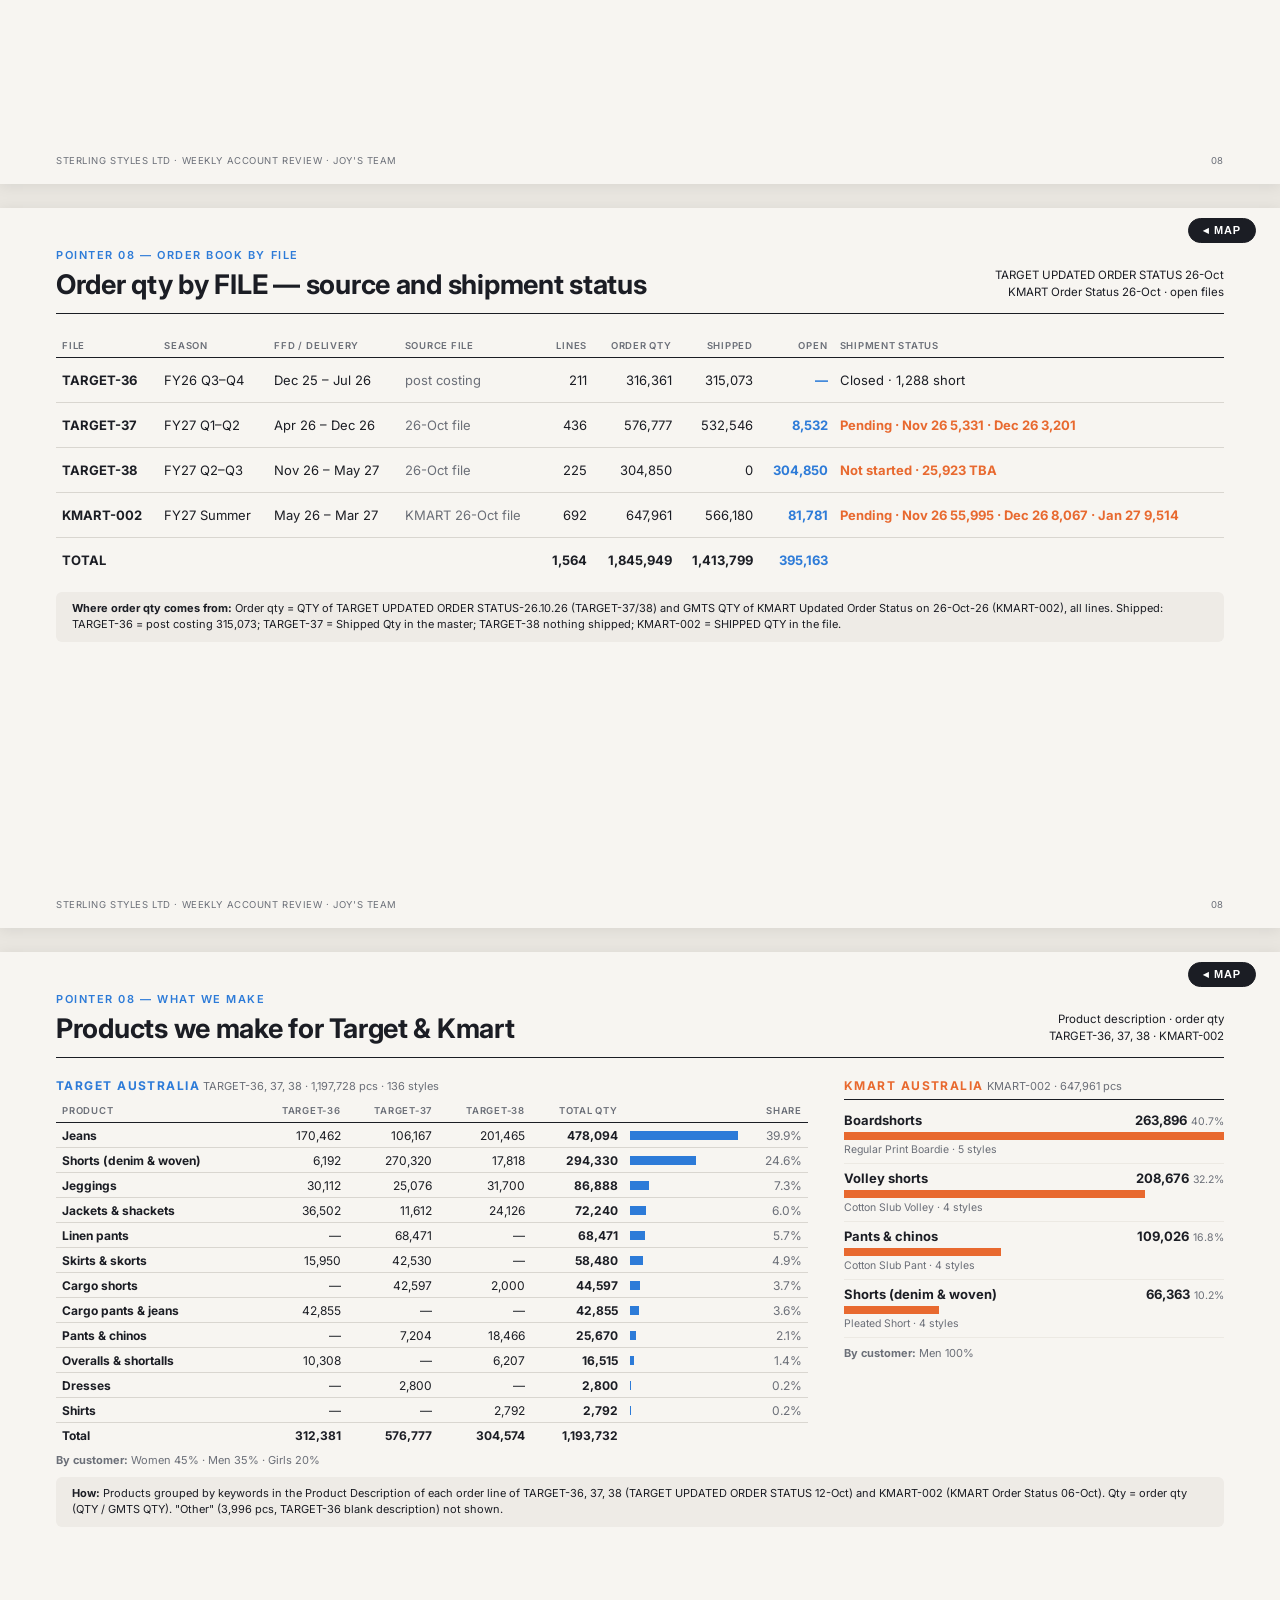
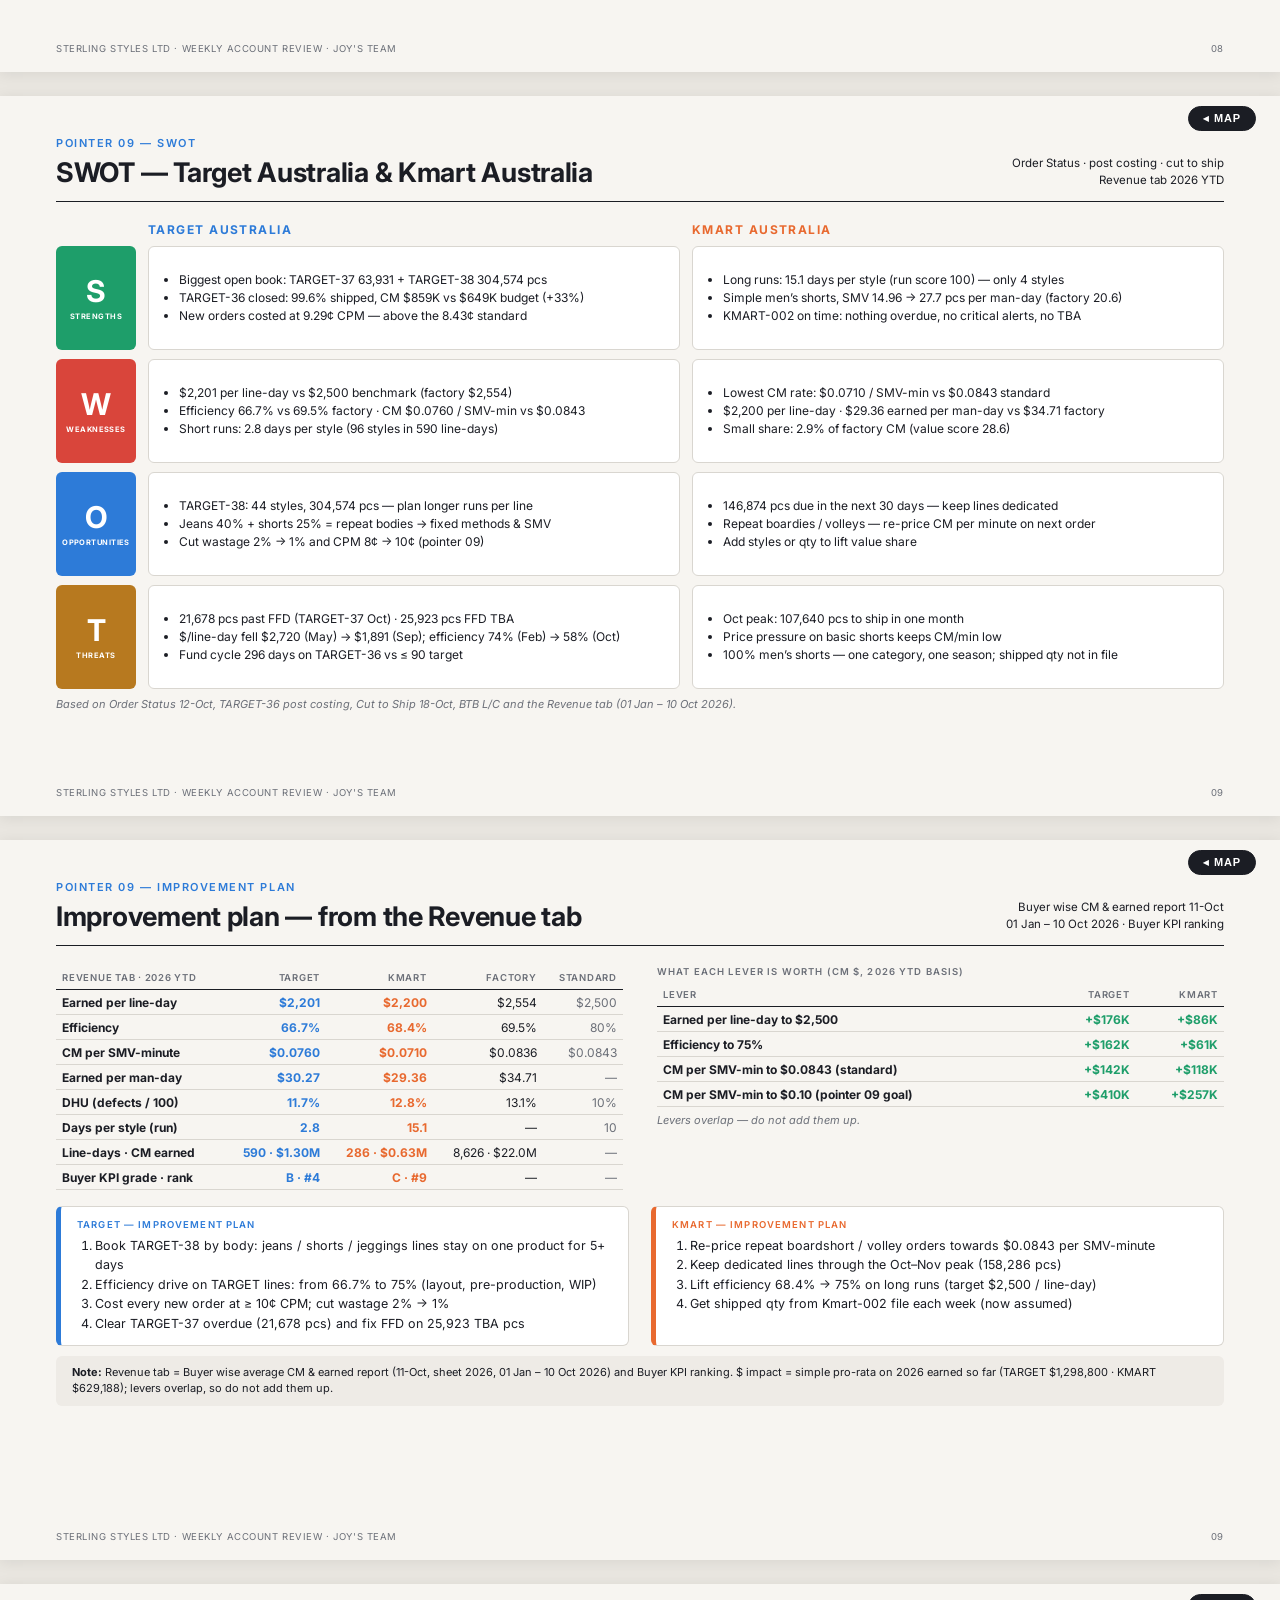
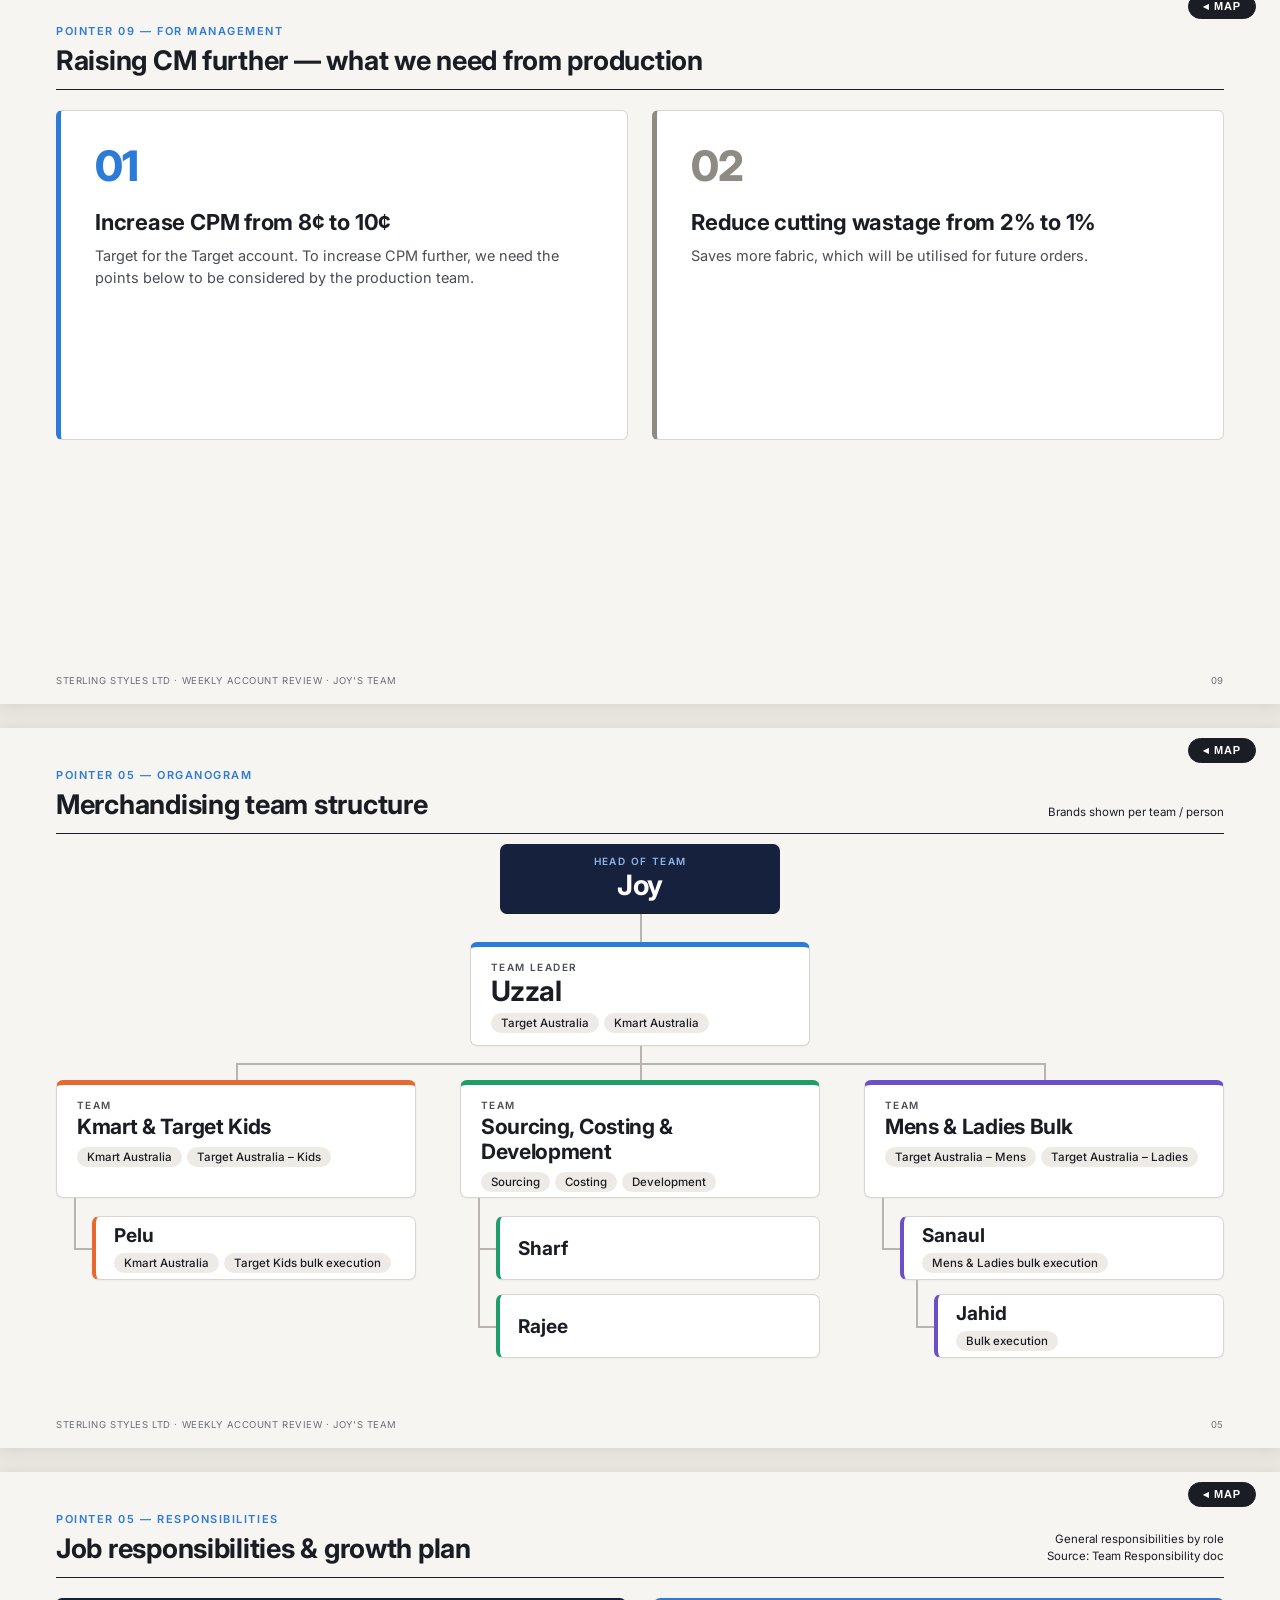
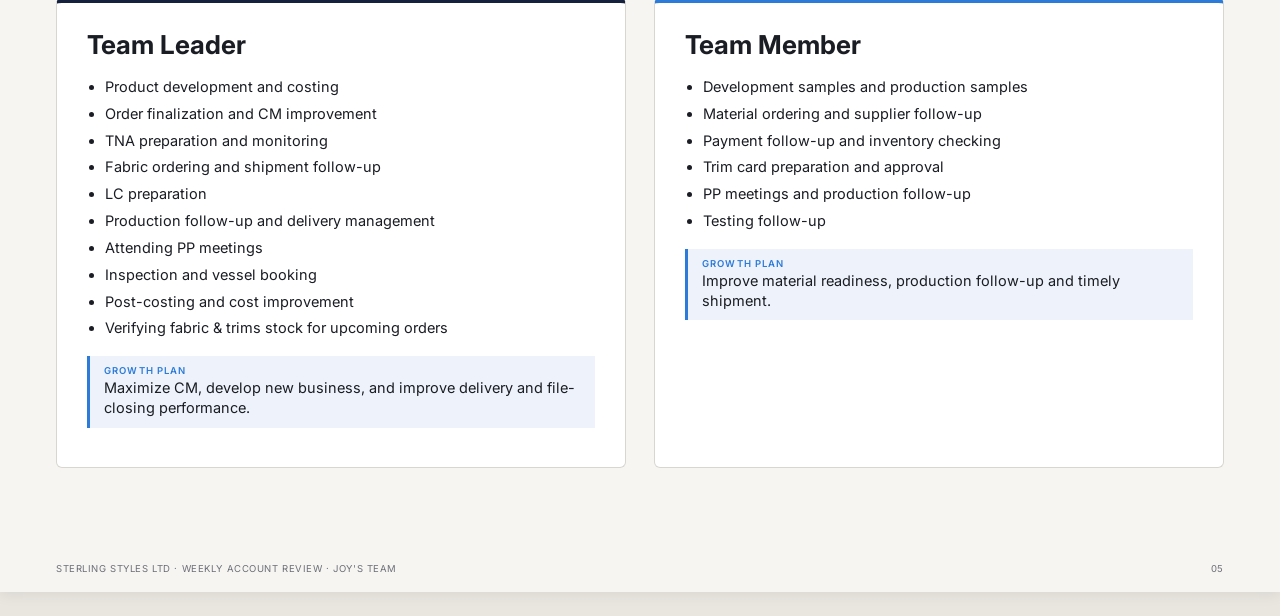
<file: reports/merch/Merchandising_KPI_Weekly_Review_v10.html>
<!doctype html><html lang="en"><head><meta charset="utf-8"><meta name="viewport" content="width=device-width,initial-scale=1">
<title>Weekly Account Review</title>
<link rel="preconnect" href="https://fonts.googleapis.com"><link href="https://fonts.googleapis.com/css2?family=Inter:wght@400;500;600;700;800&display=swap" rel="stylesheet">
<style>:root{--navy:#16213E;--ink:#1B1D24;--mut:#6B6F78;--line:#D9D6D0;--bg:#F7F5F1;--card:#FFFFFF;--blue:#2D7BD8;--orange:#E8692F;--green:#1E9E6A;--grey:#8E8A84;--grey2:#C9C5BE;--red:#D9453B}
*{box-sizing:border-box;margin:0;padding:0}
html,body{background:#E9E6E0;font-family:Inter,Arial,sans-serif;color:var(--ink);-webkit-print-color-adjust:exact;print-color-adjust:exact}
.slide{width:1280px;height:720px;margin:24px auto;background:var(--bg);position:relative;padding:40px 56px 0;overflow:hidden;box-shadow:0 2px 14px rgba(0,0,0,.08)}
@media print{@page{size:1280px 720px;margin:0}html,body{background:var(--bg)}.slide{margin:0;box-shadow:none;page-break-after:always;break-after:page}}
@media screen and (max-width:1300px){body{zoom:calc(100vw / 1330px)}}
.head{display:flex;justify-content:space-between;align-items:flex-end;border-bottom:1.5px solid var(--ink);padding-bottom:12px;margin-bottom:20px}
.kick{font-size:11px;letter-spacing:.14em;color:var(--blue);font-weight:600;margin-bottom:6px}
h2{font-size:27px;font-weight:700;letter-spacing:-.01em}
.right{font-size:11.5px;color:var(--ink);text-align:right;line-height:1.5}
.foot{position:absolute;left:56px;right:56px;bottom:18px;display:flex;justify-content:space-between;font-size:9.5px;letter-spacing:.06em;color:var(--mut)}
.cover{background:var(--navy);color:#fff;padding:96px 72px}
.cover::before{content:"";position:absolute;left:0;top:0;bottom:0;width:10px;background:linear-gradient(#2D7BD8,#E8692F)}
.ck{font-size:13px;letter-spacing:.2em;color:#8FB6E8;font-weight:600}
.cover h1{font-size:74px;line-height:1;font-weight:800;margin:26px 0 24px;letter-spacing:-.03em}
.csub{font-size:22px;color:#C9D6EA}
.toc{position:absolute;left:72px;bottom:80px;display:grid;grid-template-columns:330px 330px;gap:10px 30px;font-size:14px;color:#D7DFEC}
.toc b{color:#fff;margin-right:6px}
.cdate{position:absolute;right:72px;bottom:80px;text-align:right;font-size:14px}.cdate span{color:#8FB6E8}
.kpis{display:grid;grid-template-columns:repeat(5,1fr);margin-bottom:26px}
.kpis.k3{grid-template-columns:repeat(3,1fr)}
.kpi{padding:0 18px;border-left:1px solid var(--line)}.kpi:first-child{border-left:0;padding-left:0}
.kl{font-size:9.5px;letter-spacing:.12em;color:var(--mut);font-weight:600}
.kv{font-size:29px;font-weight:700;margin:4px 0 2px;letter-spacing:-.02em}
.ks{font-size:11px;color:var(--mut)}
.blue{color:var(--blue)}.orange{color:var(--orange)}
.barlbl{display:flex;justify-content:space-between;font-size:9.5px;letter-spacing:.1em;color:var(--mut);font-weight:600;margin-bottom:6px}
.lg{letter-spacing:0;font-weight:500}.lg i{display:inline-block;width:9px;height:9px;margin:0 4px 0 10px;vertical-align:-1px}
.g{background:var(--grey)}.g2{background:var(--grey2)}.bl{background:var(--blue)}.or{background:var(--orange)}.rd{background:var(--red)}
.bigbar{display:flex;height:34px;margin-bottom:22px}.bigbar span{display:flex;align-items:center;justify-content:center;color:#fff;font-size:11px;font-weight:600}
.t{width:100%;border-collapse:collapse;font-size:12.5px}
.t th{font-size:9.5px;letter-spacing:.08em;color:var(--mut);font-weight:600;text-align:left;padding:6px 6px;border-bottom:1.5px solid var(--ink)}
.t td{padding:13px 6px;border-bottom:1px solid var(--line);vertical-align:middle}
.t .r{text-align:right}.b{font-weight:700}.t td.blue{color:var(--blue)}.t td.orange{color:var(--orange)}
.sm{font-size:10.5px;color:var(--mut);font-weight:400}.sm2{font-size:11px;color:var(--mut)}
.t tr.tot td{font-weight:700;border-top:1.5px solid var(--ink);border-bottom:0}
.mini{display:flex;height:16px}.mini span{display:flex;align-items:center;justify-content:center;color:#fff;font-size:9px;font-weight:600}
.note{font-size:11px;color:var(--ink);margin-top:12px;line-height:1.5}.note b{font-weight:700}
.two{display:grid;grid-template-columns:1fr 330px;gap:36px}
.two.r64{grid-template-columns:1fr 360px}.two.r55{grid-template-columns:1fr 1fr}
.chart{width:100%;height:auto}.chart .grid{stroke:#E1DED8;stroke-width:1}.chart .ax{font-size:11px;fill:#6B6F78}.chart .ax2{font-size:11px;fill:#1B1D24;font-weight:500}.chart .vl{font-size:11.5px;font-weight:700;fill:#1B1D24}
.panel .pl,.growth .pl{font-size:9.5px;letter-spacing:.12em;color:var(--mut);font-weight:600;margin-bottom:4px}
.pv{font-size:30px;font-weight:700;letter-spacing:-.02em}.pv small{font-size:13px;color:var(--mut);font-weight:500}
.pv2{font-size:22px;font-weight:700;margin-top:8px}
.ps{font-size:11.5px;color:var(--mut);margin-top:3px}
.hr{border-top:1px solid var(--line);margin:14px 0}
.ba{padding:9px 0;border-bottom:1px solid var(--line)}.bav{font-size:13px;margin-top:3px}.bav .old{color:var(--mut)}.bav .new{font-size:22px;font-weight:700}
.up{color:var(--green);font-size:11.5px;font-weight:600}.dn{color:var(--orange);font-size:11.5px;font-weight:600}
.org{display:flex;flex-direction:column;gap:14px}
.tier{display:grid;grid-template-columns:150px 1fr;align-items:center}
.tl{font-size:9.5px;letter-spacing:.12em;color:var(--mut);font-weight:600}
.tier>.ob{width:290px}
.row4{display:grid;grid-template-columns:repeat(4,1fr);gap:14px}
.ob{background:var(--card);border:1px solid var(--line);padding:11px 13px;border-radius:4px}
.ob.dark{background:var(--navy);color:#fff;border-color:var(--navy)}.ob.dark .or2,.ob.dark .ot{color:#C9D6EA}
.on{font-weight:700;font-size:14px}.or2{font-size:11px;color:var(--blue);font-weight:600;margin:2px 0 5px}.ot{font-size:11px;color:var(--mut);line-height:1.4}
.brands{margin-top:22px;font-size:12.5px;padding:12px 16px;background:var(--card);border:1px solid var(--line)}.brands span{font-size:9.5px;letter-spacing:.12em;color:var(--mut);font-weight:600;margin-right:12px}
.rlist .rr{display:grid;grid-template-columns:210px 1fr;gap:14px;padding:10px 0;border-bottom:1px solid var(--line);font-size:12.5px}
.growth{background:var(--card);border:1px solid var(--line);padding:22px 24px}
.growth p{font-size:15px;line-height:1.55;margin-top:6px}
.gs{display:grid;grid-template-columns:repeat(3,1fr);gap:10px;margin-top:8px}.gs b{display:block;font-size:24px}.gs span{font-size:11px;color:var(--mut)}
.va .lead{font-size:20px;line-height:1.45;max-width:820px;margin:18px 0 36px}
.tiles{display:grid;grid-template-columns:repeat(5,1fr);gap:16px}
.tile{background:var(--card);border:1px solid var(--line);height:210px;padding:20px;display:flex;flex-direction:column;justify-content:flex-end;border-radius:4px;background-image:linear-gradient(135deg,#fff 0%,#EEF3FB 100%)}
.tn{font-size:21px;font-weight:700}.tsub{font-size:9.5px;letter-spacing:.12em;color:var(--blue);font-weight:600;margin-top:6px}
.sm3{font-size:13px;color:var(--mut);margin-top:24px}
.hb{display:grid;grid-template-columns:300px 1fr 90px;align-items:center;gap:12px;padding:6px 0;font-size:12.5px;border-bottom:1px solid #ECE9E3}
.htrack{height:14px}.htrack span{display:block;height:100%}.hv{text-align:right;font-weight:700}
.cards{display:grid;grid-template-columns:repeat(3,1fr);gap:20px;margin-top:6px}
.card{background:var(--card);border:1px solid var(--line);padding:28px 26px;border-radius:4px;min-height:280px}
.cn{font-size:40px;font-weight:700;margin-bottom:22px}.cn.blue{color:var(--blue)}.cn.grey{color:var(--grey)}.cn.green{color:var(--green)}
.card h3{font-size:20px;font-weight:700;margin-bottom:12px}.card p{font-size:14px;line-height:1.55;color:#3A3D45}
.strip{display:grid;grid-template-columns:repeat(3,1fr);margin-top:26px;background:var(--navy);color:#fff;padding:16px 24px}
.strip .kl{color:#8FB6E8;display:block;margin-bottom:4px}.strip b{font-size:20px}

.rcards{display:grid;grid-template-columns:1fr 1fr;gap:28px;margin-top:4px}
.rcard{background:var(--card);border:1px solid var(--line);border-radius:6px;padding:26px 30px 24px;border-top:5px solid var(--navy);height:470px}
.rcard.mem{border-top-color:var(--blue)}
.rcard h3{font-size:26px;font-weight:700;margin-bottom:14px}
.rcard ul{padding-left:18px;font-size:14.5px;line-height:1.85}
.gp{background:#EEF3FB;border-left:3px solid var(--blue);padding:9px 14px;margin-top:14px}
.gp .pl{font-size:9.5px;letter-spacing:.12em;color:var(--blue);font-weight:600;margin-bottom:2px}.gp p{font-size:14.5px;line-height:1.4}

.va2{padding-top:44px}
.lead2{font-size:38px;font-weight:600;line-height:1.25;letter-spacing:-.015em;max-width:1100px}.lead2 span{color:var(--blue)}
.tiles2{display:flex;gap:14px;margin-top:56px}
.tile2{flex:1 1 auto;background:#fff;border:1px solid var(--line);border-radius:8px;padding:44px 22px 40px;box-shadow:0 1px 2px rgba(0,0,0,.04)}
.tn2{font-size:32px;font-weight:800;letter-spacing:-.03em;white-space:nowrap;line-height:1}
.tsub2{font-size:9.5px;letter-spacing:.08em;color:#4A4D55;font-weight:600;margin-top:20px;white-space:nowrap}
.sm4{font-size:15px;color:#4A4D55;margin-top:26px}

.orgabs{position:absolute;inset:0;pointer-events:none}
.oa{position:absolute;border-radius:7px;padding:12px 20px;display:flex;flex-direction:column;justify-content:center}
.oa.head{background:var(--navy);align-items:center;text-align:center}
.oa.ocard{background:#fff;border:1px solid var(--line);box-shadow:0 1px 2px rgba(0,0,0,.04);justify-content:flex-start;padding-top:14px}
.oa.ocard.mem{justify-content:center;padding:8px 18px}
.oal{font-size:10px;letter-spacing:.14em;font-weight:600;color:#4A4D55}
.oan{font-size:28px;font-weight:700;letter-spacing:-.02em;line-height:1.15;margin-top:2px}
.oat{font-size:21px;font-weight:700;letter-spacing:-.015em;line-height:1.2;margin:3px 0 2px}
.oam{font-size:19px;font-weight:700}
.chips{display:flex;flex-wrap:wrap;gap:5px;margin-top:6px}
.chip{background:#EEEBE6;border-radius:20px;padding:3px 10px;font-size:11.5px;font-weight:500;color:#1B1D24}
.ol{position:absolute;background:#B9B5AE}

.g9{display:grid;grid-template-columns:1fr 1fr;gap:22px 24px;margin-top:6px}
.c9{background:#fff;border:1px solid var(--line);border-left:5px solid;border-radius:6px;padding:34px 34px;height:330px}
.n9{font-size:42px;font-weight:800;letter-spacing:-.02em;line-height:1;margin-bottom:22px}
.c9 h3{font-size:22px;font-weight:700;letter-spacing:-.01em;margin-bottom:10px}
.c9 p{font-size:14.5px;line-height:1.55;color:#4A4D55}

.kgrid{display:grid;grid-template-columns:repeat(4,1fr);gap:14px 18px}
.kc{background:#fff;border:1px solid var(--line);border-radius:8px;padding:14px 18px 12px;height:150px}
.kc .kl{letter-spacing:.14em}.kc .kv{font-size:31px;margin:6px 0 2px}.kc .kb{font-size:12px;font-weight:700;padding-bottom:7px;border-bottom:1px solid var(--line)}.kc .kf{font-size:10.5px;color:var(--mut);margin-top:6px;line-height:1.35}
.green{color:var(--green)}.red{color:var(--red)}.amber{color:#B7791F}
.c2s td{padding:6px 6px}.c2s .bar{position:relative;height:14px;width:190px}.c2s .bar i{position:absolute;left:0;top:0;bottom:0}.c2s .bar .c{background:#E3E1DC}.c2s .bar .s{background:var(--blue)}
.kpis.k5 .kv{font-size:27px}
.nb{background:#EEEBE6;border-radius:6px;padding:9px 16px;font-size:11px;line-height:1.45;margin-top:10px}
.mk{display:grid;grid-template-columns:1fr 330px;gap:34px}.mk .t td{padding:6px 6px}.ft td{padding:14px 6px;font-size:13px}.orange{color:var(--orange)}.ptab td{padding:4.5px 6px;font-size:12px}.swot{display:grid;grid-template-columns:80px 1fr 1fr;gap:9px 12px}.swot .sh{font-size:12px;font-weight:700;letter-spacing:.12em}.sq{border-radius:6px;color:#fff;display:flex;flex-direction:column;align-items:center;justify-content:center;height:104px}.sq b{font-size:30px;line-height:1}.sq span{font-size:7.5px;font-weight:700;letter-spacing:.06em;margin-top:6px}.sc{background:#fff;border:1px solid var(--line);border-radius:6px;padding:8px 14px;display:flex;align-items:center;height:104px}.sc ul{padding-left:16px;font-size:12px;line-height:1.5}.pa{background:#fff;border:1px solid var(--line);border-left:5px solid;border-radius:6px;padding:12px 16px}.pa ol{padding-left:18px;font-size:12.5px;line-height:1.55}
.mrow{padding:6px 0 7px}.mrow .top{display:flex;justify-content:space-between;font-size:13px;font-weight:700}.mrow .mb{height:7px;background:var(--blue);margin:4px 0 3px}.mrow .ms{font-size:10px;color:var(--mut)}
.mapbtn{position:absolute;top:10px;right:24px;z-index:3;padding:5px 14px;border-radius:999px;background:#1B1D24;color:#fff!important;font:700 11px Arial,sans-serif;letter-spacing:.08em;text-decoration:none;border:1px solid #1B1D24}
.mapbtn:hover{background:#2D7BD8;border-color:#2D7BD8}.cover .mapbtn{background:#fff;color:#1B1D24!important;border-color:#fff}
.mroot{width:500px;margin:8px auto 0;background:#1B1D24;color:#fff;border-radius:10px;text-align:center;padding:7px 10px;position:relative}
.mroot b{display:block;font-size:15px}.mroot small{font-size:11px;color:#C9CCD3}
.mtree{display:grid;grid-template-columns:repeat(3,1fr);gap:16px 22px;margin-top:22px;position:relative}
.mtree:before{content:"";position:absolute;left:16.6%;right:16.6%;top:-12px;border-top:1.5px solid #6B6F78}
.mgrp{background:#fff;border:1.5px solid var(--c);border-radius:8px;overflow:hidden;align-self:start}
.mhd{background:var(--c);color:#fff;font:700 12px Arial,sans-serif;letter-spacing:.06em;padding:8px 12px}
.mleaf{display:flex;gap:9px;align-items:center;margin:6px 10px 6px 22px;padding:5px 9px;border:1px solid #D9D6D0;border-radius:6px;background:#F7F5F1;color:#1B1D24;text-decoration:none;position:relative}
.mleaf:before{content:"";position:absolute;left:-13px;top:50%;width:11px;border-top:1.5px solid var(--c)}
.mleaf:hover{background:var(--c);border-color:var(--c);color:#fff}.mleaf:hover small,.mleaf:hover .mpg{color:#fff}
.mpg{color:var(--c);font-size:14px}.mleaf span b{display:block;font-size:13px}.mleaf small{display:block;font-size:10.5px;color:#6B6F78}
.mnote{text-align:center;font-size:11px;color:#6B6F78;font-style:italic;margin-top:12px}
html{scroll-behavior:smooth}
/* ===== Mobile app view (phones / small tablets) — desktop & PDF unchanged ===== */
.mbar,.mfab{display:none}
@media screen and (max-width:1300px) and (min-width:761px){body{zoom:calc(100vw / 1330px)}}
@media screen and (max-width:760px){
  body{zoom:1!important;background:#ECE9E3;-webkit-text-size-adjust:100%;padding-bottom:84px}
  .mbar{display:flex;position:sticky;top:0;z-index:20;align-items:center;gap:10px;padding:10px 14px calc(10px);padding-top:max(10px,env(safe-area-inset-top));background:rgba(27,29,36,.94);backdrop-filter:saturate(1.4) blur(12px);-webkit-backdrop-filter:saturate(1.4) blur(12px);color:#fff;box-shadow:0 2px 12px rgba(0,0,0,.18)}
  .mbar .mback{color:#fff;text-decoration:none;font:400 30px/1 Arial;width:30px;height:34px;display:grid;place-items:center;margin-left:-6px;flex:none}
  .mbar .mlogo{width:30px;height:30px;border-radius:9px;background:linear-gradient(135deg,#2D7BD8,#E8692F);display:grid;place-items:center;font:800 11px Arial;flex:none}
  .mbar .mt{flex:1;min-width:0}.mbar .mt b{display:block;font-size:14px;white-space:nowrap;overflow:hidden;text-overflow:ellipsis}
  .mbar .mt small{display:block;font-size:11px;color:#AEB3BD;white-space:nowrap;overflow:hidden;text-overflow:ellipsis}
  .mbar .mpgc{font:700 12px Arial;background:rgba(255,255,255,.12);border-radius:999px;padding:5px 10px;flex:none}
  .mprog{position:absolute;left:0;bottom:0;height:2px;background:linear-gradient(90deg,#2D7BD8,#E8692F);width:0;transition:width .2s}
  .mfab{display:flex;position:fixed;right:16px;bottom:calc(18px + env(safe-area-inset-bottom));z-index:30;align-items:center;gap:7px;padding:13px 18px;border-radius:999px;background:#1B1D24;color:#fff!important;text-decoration:none;font:700 13px Arial;letter-spacing:.04em;box-shadow:0 8px 24px rgba(0,0,0,.28)}
  .mfab:active{transform:scale(.96)}
  .slide .mapbtn{display:none}
  .slide{width:auto!important;height:auto!important;min-height:0;margin:12px 10px!important;padding:18px 16px 14px!important;border-radius:16px;overflow:hidden;box-shadow:0 1px 3px rgba(0,0,0,.06),0 6px 18px rgba(0,0,0,.06);scroll-margin-top:64px}
  .foot{position:static!important;margin-top:16px;font-size:9px;gap:10px}
  .head{flex-direction:column;align-items:flex-start;gap:6px;margin-bottom:14px}
  .head h2{font-size:21px!important;line-height:1.2}.head .right{text-align:left!important;font-size:11px}
  .kick{font-size:10px}
  .cover{padding:30px 22px 22px!important}.cover h1{font-size:40px!important;margin:16px 0}
  .toc,.cdate{position:static!important;margin-top:18px;text-align:left!important}
  .toc{grid-template-columns:1fr!important;font-size:13px}
  .kpis,.kgrid,.tiles,.row4,.gs{grid-template-columns:repeat(2,minmax(0,1fr))!important;gap:10px!important}
  .kpis>*{padding:10px 8px!important;border-left:0!important}
  .two,.two.r64,.two.r55,.mk,.cards,.strip,.rcards,.g9,.mtree,.rlist .rr,.tier,
  [style*="grid-template-columns:1fr 1fr"],[style*="grid-template-columns:1fr 380px"],[style*="grid-template-columns:1fr 320px"]{grid-template-columns:minmax(0,1fr)!important;gap:16px!important}
  .tile,.rcard,.c9,.kc,.card,.sq,.sc{height:auto!important;min-height:0!important}
  .kc{padding:12px!important}.tile{min-height:120px!important}
  .tier>.ob{width:auto!important}
  .hb{grid-template-columns:minmax(0,1.2fr) minmax(0,1fr) 62px!important;font-size:11.5px!important}
  .tiles2{flex-wrap:wrap;margin-top:22px}.tiles2>*{flex:1 1 40%;height:auto!important;min-height:96px!important;padding:14px!important}.tiles2>* *{font-size:revert}
  .lead2{font-size:23px!important}.va .lead{font-size:16px!important;margin:10px 0 18px}
  .c2s .bar{width:80px!important}
  .swot{grid-template-columns:minmax(0,1fr) minmax(0,1fr)!important;gap:8px!important}
  .swot>div:first-child{display:none}.swot .sq{grid-column:1/-1;flex-direction:row;gap:10px;height:auto!important;padding:8px}
  .swot .sc{font-size:11.5px;padding:8px 10px}
  .mroot{width:auto!important}.mtree:before{display:none}
  .mleaf{margin:7px 10px 7px 20px!important;padding:10px 10px!important;min-height:44px}
  .mleaf:active{transform:scale(.98)}
  .tsc{overflow-x:auto;-webkit-overflow-scrolling:touch;margin:0 -16px;padding:0 16px;scroll-snap-type:x proximity}
  .tsc table{min-width:620px}
  .tsc:after{content:"swipe ⟷";display:block;font-size:10px;color:#9A9EA6;text-align:right;padding:4px 2px 0}
  .mfix .orgwrap{overflow-x:auto;-webkit-overflow-scrolling:touch;margin:0 -16px;padding:0 16px}
  .mfix .orgwrap>.orginner{width:1280px;height:536px;position:relative;zoom:.5;overflow:hidden}
  .mfix .orgabs{inset:auto!important;left:0!important;top:-108px!important;width:1280px;height:720px}
  .mfix .orgwrap:after{content:"swipe ⟷ to see the full team";display:block;font-size:10px;color:#9A9EA6;text-align:right;padding:4px 0 0}
  img,svg{max-width:100%;height:auto}
}
/* My Brain: row + column hover */
.t td,.t th{transition:background-color .12s,color .12s}
.t tr.hv-row>td{background:#E3EEFB!important;color:#123A6B!important}
.t .hv-col{background:#EEF4FC!important;color:#123A6B!important}
.t th.hv-col{background:#D6E6FA!important;color:#0E2F57!important}
.t tr.hv-row>td.hv-cell{background:#2D7BD8!important;color:#fff!important;font-weight:700}
.t tr.hv-row>td.hv-cell *{color:#fff!important}
.t tr.hv-row>td *,.t td.hv-col *{color:inherit}
</style></head><body><section class="slide cover" id="p1"><a class="mapbtn" href="#p2" title="Back to the deck map">◂ MAP</a>
<div class="ck">STERLING STYLES LTD · MERCHANDISING</div>
<h1>Weekly Account<br>Review</h1>
<div class="csub">Muhashin Joy's team — Target Australia · Kmart Australia</div>
<div class="toc">
<div><b>01–03</b> New &amp; upcoming orders, CM &amp; wash</div><div><b>06</b> Value addition</div>
<div><b>05</b> Organogram &amp; responsibilities</div><div><b>07</b> File closing — TARGET-36 · KPIs, cut to ship</div>
<div><b>08</b> Merchandising KPI, order book, products</div><div><b>09</b> SWOT, improvement plan &amp; CM for management</div>
</div>
<div class="cdate">11 Oct 2026<br><span>Week 41</span></div>
</section><section class="slide" id="p2"><div class="head"><div><div class="kick">CONTENTS — DECK MAP</div><h2>Everything on one page — click a box to open it</h2></div><div class="right">All 18 pages, grouped by pointer<br>◂ MAP on every page brings you back</div></div><div class="mroot"><b>Weekly Account Review — Joy&#x27;s team</b><small>Target Australia · Kmart Australia · Merch KPI refreshed 26-Oct · 18 pages</small></div><div class="mtree"><div class="mgrp" style="--c:#2D7BD8"><div class="mhd">01–03&nbsp;&nbsp; NEW &amp; UPCOMING ORDERS</div><a class="mleaf" href="#p3" style="--c:#2D7BD8"><b class="mpg">03</b><span><b>New orders booked</b><small>34,920 pcs · FOB $258K · CPM 9.29¢</small></span></a><a class="mleaf" href="#p4" style="--c:#2D7BD8"><b class="mpg">04</b><span><b>Upcoming orders</b><small>349,309 pcs · T-38 308,648 · Kmart 40,661</small></span></a></div><div class="mgrp" style="--c:#1E9E6A"><div class="mhd">07&nbsp;&nbsp; FILE CLOSING — TARGET-36</div><a class="mleaf" href="#p6" style="--c:#1E9E6A"><b class="mpg">06</b><span><b>Post-costing</b><small>Export $2.86M · CM $859K</small></span></a><a class="mleaf" href="#p7" style="--c:#1E9E6A"><b class="mpg">07</b><span><b>Material &amp; wash spend</b><small>BTB $1.98M · 69.5% of export</small></span></a><a class="mleaf" href="#p8" style="--c:#1E9E6A"><b class="mpg">08</b><span><b>KPI scorecard</b><small>Ship-to-PO 99.6% · 53 styles · 60 colours</small></span></a><a class="mleaf" href="#p9" style="--c:#1E9E6A"><b class="mpg">09</b><span><b>Cut to ship</b><small>94.3% · 20,262 pcs cut, not shipped</small></span></a></div><div class="mgrp" style="--c:#E8692F"><div class="mhd">08&nbsp;&nbsp; MERCHANDISING KPI</div><a class="mleaf" href="#p10" style="--c:#E8692F"><b class="mpg">10</b><span><b>Target Australia</b><small>Open 313,382 · overdue 0 · 39 critical</small></span></a><a class="mleaf" href="#p11" style="--c:#E8692F"><b class="mpg">11</b><span><b>Kmart Australia</b><small>Open 81,781 · score 99.6 · Pelu</small></span></a><a class="mleaf" href="#p12" style="--c:#E8692F"><b class="mpg">12</b><span><b>Order book by file</b><small>Order 1,845,949 · open 395,163</small></span></a><a class="mleaf" href="#p13" style="--c:#E8692F"><b class="mpg">13</b><span><b>Products we make</b><small>Target 1,197,728 pcs · jeans 39.9%</small></span></a></div><div class="mgrp" style="--c:#D9453B"><div class="mhd">09&nbsp;&nbsp; FOR MANAGEMENT</div><a class="mleaf" href="#p14" style="--c:#D9453B"><b class="mpg">14</b><span><b>SWOT</b><small>Target &amp; Kmart</small></span></a><a class="mleaf" href="#p15" style="--c:#D9453B"><b class="mpg">15</b><span><b>Improvement plan</b><small>$/line-day: Target $2,201 · Kmart $2,200</small></span></a><a class="mleaf" href="#p16" style="--c:#D9453B"><b class="mpg">16</b><span><b>Raising CM further</b><small>CPM 8¢ → 10¢ · wastage 2% → 1%</small></span></a></div><div class="mgrp" style="--c:#B7791F"><div class="mhd">06&nbsp;&nbsp; VALUE ADDITION</div><a class="mleaf" href="#p5" style="--c:#B7791F"><b class="mpg">05</b><span><b>What design &amp; development adds</b><small>Design / SOS · QA · CC · advertising · online samples</small></span></a></div><div class="mgrp" style="--c:#1B1D24"><div class="mhd">05&nbsp;&nbsp; TEAM</div><a class="mleaf" href="#p17" style="--c:#1B1D24"><b class="mpg">17</b><span><b>Organogram</b><small>Joy · Uzzal · 3 teams</small></span></a><a class="mleaf" href="#p18" style="--c:#1B1D24"><b class="mpg">18</b><span><b>Job responsibilities</b><small>Team leader &amp; team member · growth plan</small></span></a></div></div><div class="mnote">Click any box to open that page · every page has a ◂ MAP button (top right) to come back here.</div><div class="foot"><span>STERLING STYLES LTD · WEEKLY ACCOUNT REVIEW · JOY'S TEAM</span><span>MAP</span></div></section><section class="slide" id="p3"><a class="mapbtn" href="#p2" title="Back to the deck map">◂ MAP</a>
<div class="head"><div><div class="kick">POINTERS 01 · 02 · 03 — NEW ORDERS</div><h2>Target Australia — new orders booked last week</h2></div><div class="right">Source: Information file · NEW ORDERS</div></div>
<div class="kpis">
<div class="kpi"><div class="kl">NEW ORDER QTY</div><div class="kv ">34,920</div><div class="ks">pcs · 4 styles · 27 POs</div></div>
<div class="kpi"><div class="kl">FOB VALUE</div><div class="kv ">$258,112</div><div class="ks">avg $7.39 / pc</div></div>
<div class="kpi"><div class="kl">CM EARNED</div><div class="kv blue">$73,886</div><div class="ks">avg $2.12 / pc · 28.6% of FOB</div></div>
<div class="kpi"><div class="kl">CPM (CM PER MINUTE)</div><div class="kv blue">9.29¢</div><div class="ks">795,349 min · std 8.43¢</div></div>
<div class="kpi"><div class="kl">WASH COST</div><div class="kv orange">$41,283</div><div class="ks">avg $1.18 / pc · 16.0% of FOB</div></div>
</div>
<div class="barlbl"><span>CM &amp; WASH AS % OF TOTAL FOB — WEIGHTED ACROSS ALL 27 POs</span><span class="lg"><i class="g"></i>Fabric + trims <i class="bl"></i>CM <i class="or"></i>Wash</span></div>
<div class="bigbar"><span class="g" style="width:55.38%">Fabric + trims 55.4%</span><span class="bl" style="width:28.63%">CM 28.6%</span><span class="or" style="width:15.99%">Wash 16.0%</span></div>
<table class="t"><thead><tr><th>STYLE</th><th>WASH / COLOUR</th><th class="r">QTY PCS</th><th class="r">SMV</th><th class="r">CM / PC</th><th class="r">CM / DZ</th><th class="r">WASH / PC</th><th class="r">WASH / DZ</th><th class="r">FOB / PC</th><th style="width:190px">CM % · WASH % OF FOB</th></tr></thead><tbody><tr><td><b>3400343346_01</b><div class="sm">9 POs · FFD 14 Dec 26 – 05 Apr 27</div></td>
<td>01 Mid Wash Blue</td><td class="r">9,354</td><td class="r">23.80</td>
<td class="r blue b">$2.18</td><td class="r sm2">$26.16</td>
<td class="r orange b">$1.20</td><td class="r sm2">$14.40</td><td class="r b">$6.20</td>
<td><div class="mini"><span class="g" style="width:45.5%"></span><span class="bl" style="width:35.1%">35%</span><span class="or" style="width:19.3%">19%</span></div></td></tr><tr><td><b>3400343349_01</b><div class="sm">5 POs · FFD 21 Dec 26 – 25 Jan 27</div></td>
<td>01 Dark Blue Wash</td><td class="r">6,207</td><td class="r">21.83</td>
<td class="r blue b">$2.03</td><td class="r sm2">$24.36</td>
<td class="r orange b">$1.10</td><td class="r sm2">$13.20</td><td class="r b">$8.00</td>
<td><div class="mini"><span class="g" style="width:60.9%"></span><span class="bl" style="width:25.4%">25%</span><span class="or" style="width:13.8%">14%</span></div></td></tr><tr><td><b>3400343351_01</b><div class="sm">10 POs · FFD 28 Dec 26 – 26 Apr 27</div></td>
<td>01 Mid Wash Blue</td><td class="r">14,159</td><td class="r">22.80</td>
<td class="r blue b">$2.15</td><td class="r sm2">$25.80</td>
<td class="r orange b">$1.20</td><td class="r sm2">$14.40</td><td class="r b">$6.40</td>
<td><div class="mini"><span class="g" style="width:47.7%"></span><span class="bl" style="width:33.6%">34%</span><span class="or" style="width:18.8%">19%</span></div></td></tr><tr><td><b>2900345832</b><div class="sm">3 POs · FFD 18 Jan 27 – 22 Feb 27</div></td>
<td>PINK</td><td class="r">5,200</td><td class="r">22.00</td>
<td class="r blue b">$2.01</td><td class="r sm2">$24.12</td>
<td class="r orange b">$1.20</td><td class="r sm2">$14.40</td><td class="r b">$11.50</td>
<td><div class="mini"><span class="g" style="width:72.1%"></span><span class="bl" style="width:17.5%">17%</span><span class="or" style="width:10.4%">10%</span></div></td></tr></tbody></table>
<div class="note"><b>Pushing CM on these orders:</b> every style is costed above the 8.43¢ CPM standard (lowest 9.14¢, highest 9.43¢). Detail on the last page.</div>
<div class="foot"><span>STERLING STYLES LTD · WEEKLY ACCOUNT REVIEW · JOY'S TEAM</span><span>01–03</span></div></section><section class="slide" id="p4"><a class="mapbtn" href="#p2" title="Back to the deck map">◂ MAP</a>
<div class="head"><div><div class="kick">POINTERS 01 · 02 · 03 — UPCOMING ORDERS</div><h2>Upcoming orders — TARGET-38 and Kmart</h2></div><div class="right">Open qty by FFD month, Nov 26 onward<br>Source: Information file · ORDER DATA</div></div>
<div class="two">
<div><div class="barlbl"><span>OPEN QTY BY FFD MONTH (PCS)</span><span class="lg"><i class="bl"></i>TARGET-38 <i class="or"></i>Kmart</span></div><svg viewBox="0 0 760 380" class="chart"><line x1="50" x2="760" y1="350.0" y2="350.0" class="grid"/><text x="42" y="354.0" class="ax" text-anchor="end">0K</text><line x1="50" x2="760" y1="267.5" y2="267.5" class="grid"/><text x="42" y="271.5" class="ax" text-anchor="end">25K</text><line x1="50" x2="760" y1="185.0" y2="185.0" class="grid"/><text x="42" y="189.0" class="ax" text-anchor="end">50K</text><line x1="50" x2="760" y1="102.5" y2="102.5" class="grid"/><text x="42" y="106.5" class="ax" text-anchor="end">75K</text><line x1="50" x2="760" y1="20.0" y2="20.0" class="grid"/><text x="42" y="24.0" class="ax" text-anchor="end">100K</text><rect x="66.0" y="222.5" width="56.8" height="127.5" fill="#E8692F"/><rect x="66.0" y="113.5" width="56.8" height="109.0" fill="#2D7BD8"/><text x="94.4" y="107.5" class="vl" text-anchor="middle">72K</text><text x="94.4" y="370" class="ax2" text-anchor="middle">Nov 26</text><rect x="154.7" y="343.3" width="56.8" height="6.7" fill="#E8692F"/><rect x="154.7" y="86.4" width="56.8" height="256.9" fill="#2D7BD8"/><text x="183.1" y="80.4" class="vl" text-anchor="middle">80K</text><text x="183.1" y="370" class="ax2" text-anchor="middle">Dec 26</text><rect x="243.5" y="147.5" width="56.8" height="202.5" fill="#2D7BD8"/><text x="271.9" y="141.5" class="vl" text-anchor="middle">61K</text><text x="271.9" y="370" class="ax2" text-anchor="middle">Jan 27</text><rect x="332.2" y="194.0" width="56.8" height="156.0" fill="#2D7BD8"/><text x="360.6" y="188.0" class="vl" text-anchor="middle">47K</text><text x="360.6" y="370" class="ax2" text-anchor="middle">Feb 27</text><rect x="421.0" y="231.1" width="56.8" height="118.9" fill="#2D7BD8"/><text x="449.4" y="225.1" class="vl" text-anchor="middle">36K</text><text x="449.4" y="370" class="ax2" text-anchor="middle">Mar 27</text><rect x="509.7" y="305.0" width="56.8" height="45.0" fill="#2D7BD8"/><text x="538.1" y="299.0" class="vl" text-anchor="middle">14K</text><text x="538.1" y="370" class="ax2" text-anchor="middle">Apr 27</text><rect x="598.5" y="335.5" width="56.8" height="14.5" fill="#2D7BD8"/><text x="626.9" y="329.5" class="vl" text-anchor="middle">4K</text><text x="626.9" y="370" class="ax2" text-anchor="middle">May 27</text><rect x="687.2" y="234.3" width="56.8" height="115.7" fill="#2D7BD8"/><text x="715.6" y="228.3" class="vl" text-anchor="middle">35K</text><text x="715.6" y="370" class="ax2" text-anchor="middle">TBA</text></svg></div>
<div class="panel">
<div class="pl">TARGET-38 · AUSTRALIA</div>
<div class="pv">308,648 <small>pcs</small></div><div class="ps">44 styles · 103 POs · nothing shipped yet</div>
<div class="pv2">$2,733,499</div><div class="ps">FOB value · avg $9.35 / pc on priced lines</div>
<div class="hr"></div>
<div class="pl">KMART AUSTRALIA</div>
<div class="pv">40,661 <small>pcs open</small></div><div class="ps">38,636 due in Nov · 2,025 Dec</div>
<div class="ps">1,376,836 of 1,584,324 pcs already shipped</div>
<div class="hr"></div>
<div class="pl">TOTAL UPCOMING</div>
<div class="pv">349,309 <small>pcs</small></div>
</div></div>
<div class="note">Not shown: TARGET-37 open balance — shipped qty in ORDER DATA needs an ERP refresh before it can be reported. Kmart FOB is not in the file, so Kmart is shown in qty only. 8 TARGET-38 lines (16,200 pcs) have no FOB yet.</div>
<div class="foot"><span>STERLING STYLES LTD · WEEKLY ACCOUNT REVIEW · JOY'S TEAM</span><span>01–03</span></div></section><section class="slide" id="p5"><a class="mapbtn" href="#p2" title="Back to the deck map">◂ MAP</a>
<div class="head"><div><div class="kick">POINTER 06 — VALUE ADDITION</div><h2>What design &amp; development adds for the customer</h2></div><div class="right"></div></div>
<div class="va2"><p class="lead2">Support in providing any requested <span>Design / SOS / QA / CC / Advertising / Online</span> samples, etc.</p>
<div class="tiles2"><div class="tile2"><div class="tn2" style="color:#16213E">Design / SOS</div><div class="tsub2">SAMPLES · ON REQUEST</div></div><div class="tile2"><div class="tn2" style="color:#2D7BD8">QA</div><div class="tsub2">SAMPLES · ON REQUEST</div></div><div class="tile2"><div class="tn2" style="color:#E8692F">CC</div><div class="tsub2">SAMPLES · ON REQUEST</div></div><div class="tile2"><div class="tn2" style="color:#1E9E6A">Advertising</div><div class="tsub2">SAMPLES · ON REQUEST</div></div><div class="tile2"><div class="tn2" style="color:#D9453B">Online</div><div class="tsub2">SAMPLES · ON REQUEST</div></div></div><p class="sm4">…and any other sample the customer requests, turned around by the team in-house.</p></div>
<div class="foot"><span>STERLING STYLES LTD · WEEKLY ACCOUNT REVIEW · JOY'S TEAM</span><span>06</span></div></section><section class="slide" id="p6"><a class="mapbtn" href="#p2" title="Back to the deck map">◂ MAP</a>
<div class="head"><div><div class="kick">POINTER 07 — FILE CLOSING</div><h2>TARGET-36 — post-costing, budget vs actual</h2></div><div class="right">LC SSL/TA-36/Q3/16092025 dt 20-09-2025<br>Last shipment 17 Jul 2026 · post-costing 29 Sep 2026</div></div>
<div class="two r64">
<div><div class="barlbl"><span>WHERE THE $2.86M REALISED EXPORT WENT</span><span class="lg"><i class="g"></i>Fabric <i class="g2"></i>Trims / other <i class="or"></i>Wash <i class="rd"></i>Air freight <i class="bl"></i>CM</span></div><svg viewBox="0 0 760 370" class="chart"><line x1="50" x2="760" y1="330.0" y2="330.0" class="grid"/><text x="42" y="334.0" class="ax" text-anchor="end">$0M</text><line x1="50" x2="760" y1="230.0" y2="230.0" class="grid"/><text x="42" y="234.0" class="ax" text-anchor="end">$1M</text><line x1="50" x2="760" y1="130.0" y2="130.0" class="grid"/><text x="42" y="134.0" class="ax" text-anchor="end">$2M</text><line x1="50" x2="760" y1="30.0" y2="30.0" class="grid"/><text x="42" y="34.0" class="ax" text-anchor="end">$3M</text><rect x="61.8" y="44.3" width="55.2" height="285.7" fill="#16213E"/><text x="89.4" y="38.3" class="vl" text-anchor="middle">$2.86M</text><text x="89.4" y="348" class="ax2" text-anchor="middle">Realised export</text><rect x="140.7" y="44.3" width="55.2" height="126.6" fill="#8E8A84"/><text x="168.3" y="38.3" class="vl" text-anchor="middle">$1.27M</text><text x="168.3" y="348" class="ax2" text-anchor="middle">Fabric</text><rect x="219.6" y="170.9" width="55.2" height="4.7" fill="#C9C5BE"/><text x="247.2" y="164.9" class="vl" text-anchor="middle">$47K</text><text x="247.2" y="348" class="ax2" text-anchor="middle">Pocketing</text><rect x="298.5" y="175.6" width="55.2" height="42.4" fill="#C9C5BE"/><text x="326.1" y="169.6" class="vl" text-anchor="middle">$424K</text><text x="326.1" y="348" class="ax2" text-anchor="middle">Accessories</text><rect x="377.4" y="217.9" width="55.2" height="24.8" fill="#E8692F"/><text x="405.0" y="211.9" class="vl" text-anchor="middle">$248K</text><text x="405.0" y="348" class="ax2" text-anchor="middle">Wash —</text><text x="405.0" y="361" class="ax2" text-anchor="middle">BCL</text><rect x="456.3" y="242.8" width="55.2" height="1.5" fill="#D9453B"/><text x="483.9" y="236.8" class="vl" text-anchor="middle">$1.0K</text><text x="483.9" y="348" class="ax2" text-anchor="middle">Air freight</text><rect x="535.2" y="242.9" width="55.2" height="1.5" fill="#C9C5BE"/><text x="562.8" y="236.9" class="vl" text-anchor="middle">$11K</text><text x="562.8" y="348" class="ax2" text-anchor="middle">Testing</text><rect x="614.1" y="244.0" width="55.2" height="1.5" fill="#C9C5BE"/><text x="641.7" y="238.0" class="vl" text-anchor="middle">$1.0K</text><text x="641.7" y="348" class="ax2" text-anchor="middle">ARC cash</text><text x="641.7" y="361" class="ax2" text-anchor="middle">pay</text><rect x="692.9" y="244.1" width="55.2" height="85.9" fill="#2D7BD8"/><text x="720.6" y="238.1" class="vl" text-anchor="middle">$859K</text><text x="720.6" y="348" class="ax2" text-anchor="middle">CM</text></svg>
<div class="note">Budget CM = costed $2.05 / pc × order qty. Actual CM = realised export minus all BTB / local payments, air freight, testing and cash payment. CPM = CM ÷ (qty × SMV 22.64).</div></div>
<div class="panel"><div class="pl">BUDGET → ACTUAL</div>
<div class="ba"><div class="kl">QTY — ORDER → SHIPPED</div><div class="bav"><span class="old">316,361</span> → <span class="new">315,073</span> <span class="dn">99.6% shipped</span></div></div>
<div class="ba"><div class="kl">EXPORT VALUE</div><div class="bav"><span class="old">$2.89M</span> → <span class="new">$2.86M</span> <span class="dn">−$31K</span></div></div>
<div class="ba"><div class="kl">CM / PC</div><div class="bav"><span class="old">$2.05</span> → <span class="new">$2.73</span> <span class="up">+33.0%</span></div></div>
<div class="ba"><div class="kl">CPM</div><div class="bav"><span class="old">9.06¢</span> → <span class="new">12.05¢</span> <span class="up">+2.99¢</span></div></div>
<div class="ba"><div class="kl">B2B RATIO (MATERIAL + WASH)</div><div class="bav"><span class="old">68.7%</span> → <span class="new">69.5%</span> <span class="dn">+0.8 pts</span></div></div>
<div class="ba"><div class="kl">CM EARNED</div><div class="bav"><span class="old">$649K</span> → <span class="new">$859K</span> <span class="up">+$210,626</span></div></div>
<div class="ps">SMV 22.64 · efficiency 64.8% · 53 styles</div></div></div>
<div class="foot"><span>STERLING STYLES LTD · WEEKLY ACCOUNT REVIEW · JOY'S TEAM</span><span>07</span></div></section><section class="slide" id="p7"><a class="mapbtn" href="#p2" title="Back to the deck map">◂ MAP</a>
<div class="head"><div><div class="kick">POINTER 07 — FILE CLOSING</div><h2>TARGET-36 — material &amp; wash spend</h2></div><div class="right">Source: Post Costing of TARGET-36</div></div>
<div class="kpis k3">
<div class="kpi"><div class="kl">BTB / LOCAL — BUDGET</div><div class="kv ">$1,984,936</div><div class="ks">68 LCs · fabric, pocketing, accessories, wash</div></div>
<div class="kpi"><div class="kl">ACTUAL PAID</div><div class="kv ">$1,984,936</div><div class="ks">69.5% of realised export</div></div>
<div class="kpi"><div class="kl">VARIANCE</div><div class="kv blue">$0</div><div class="ks">all LCs closed on budget</div></div>
</div>
<div class="two r64"><div><div class="barlbl"><span>ACTUAL PAID BY LC — TOP 9</span><span class="lg"><i class="g"></i>Fabric <i class="g2"></i>Trims <i class="or"></i>Wash</span></div><div class="hb"><div class="hn">Blue Creations Ltd<span class="sm"> · Wash</span></div><div class="htrack"><span style="width:100.0%" class="or"></span></div><div class="hv">$233,524</div></div><div class="hb"><div class="hn">NZ Denim Ltd<span class="sm"> · Fabrics</span></div><div class="htrack"><span style="width:96.6%" class="g"></span></div><div class="hv">$225,522</div></div><div class="hb"><div class="hn">Nice Denim Mills Ltd<span class="sm"> · Fabrics</span></div><div class="htrack"><span style="width:76.0%" class="g"></span></div><div class="hv">$177,493</div></div><div class="hb"><div class="hn">Artistic Denim Mills Ltd<span class="sm"> · Fabrics</span></div><div class="htrack"><span style="width:55.1%" class="g"></span></div><div class="hv">$128,760</div></div><div class="hb"><div class="hn">Advance Denim Ltd<span class="sm"> · Fabrics</span></div><div class="htrack"><span style="width:51.6%" class="g"></span></div><div class="hv">$120,455</div></div><div class="hb"><div class="hn">Arvind Limited<span class="sm"> · Fabrics</span></div><div class="htrack"><span style="width:51.2%" class="g"></span></div><div class="hv">$119,670</div></div><div class="hb"><div class="hn">Amber Denim Ltd<span class="sm"> · Fabrics</span></div><div class="htrack"><span style="width:48.4%" class="g"></span></div><div class="hv">$113,014</div></div><div class="hb"><div class="hn">Zaber And Zubair Fabrics Ltd<span class="sm"> · Fabrics</span></div><div class="htrack"><span style="width:33.6%" class="g"></span></div><div class="hv">$78,398</div></div><div class="hb"><div class="hn">Foshan Blue Denim Textile Import & Export<span class="sm"> · Fabrics</span></div><div class="htrack"><span style="width:33.0%" class="g"></span></div><div class="hv">$77,157</div></div><div class="hb"><div class="hn">59 other LCs</div><div class="htrack"></div><div class="hv">$710,945</div></div></div>
<div><table class="t"><thead><tr><th>ITEM</th><th class="r">ACTUAL</th><th class="r">% OF EXPORT</th><th class="r">VS BUDGET</th></tr></thead><tbody><tr><td>Fabrics</td><td class="r">$1,266,146</td><td class="r">44.3%</td><td class="r b">$0</td></tr><tr><td>Pocketing</td><td class="r">$46,733</td><td class="r">1.6%</td><td class="r b">$0</td></tr><tr><td>Accessories</td><td class="r">$423,790</td><td class="r">14.8%</td><td class="r b">$0</td></tr><tr><td>Wash</td><td class="r">$248,267</td><td class="r">8.7%</td><td class="r b">$0</td></tr>
<tr class="tot"><td>Total</td><td class="r">$1,984,936</td><td class="r">69.5%</td><td class="r">$0</td></tr></tbody></table>
<div class="note">Fabric is 64% of material &amp; wash spend. Largest single LC: Blue Creations Ltd. ($233,524).</div></div></div>
<div class="foot"><span>STERLING STYLES LTD · WEEKLY ACCOUNT REVIEW · JOY'S TEAM</span><span>07</span></div></section><section class="slide" id="p8"><a class="mapbtn" href="#p2" title="Back to the deck map">◂ MAP</a><div class="head"><div><div class="kick">POINTER 07 — FILE CLOSING · KPI SCORECARD</div><h2>TARGET-36 — shipment &amp; production KPIs</h2></div><div class="right">Order Status 12-Oct · Post Costing 29-Sep<br>Cut to Ship file 18-Oct · BTB L/C</div></div><div class="kgrid"><div class="kc"><div class="kl">SHIP-TO-PO</div><div class="kv green">99.6%</div><div class="kb">315,073 of 316,361 pcs</div><div class="kf">Shipped qty ÷ PO qty — 1,288 pcs short (post costing)</div></div><div class="kc"><div class="kl">FOB VALUE SHIPPED</div><div class="kv ">$2.86M</div><div class="kb">vs $2.89M PO value · −$31K</div><div class="kf">Realised export value (post costing)</div></div><div class="kc"><div class="kl">LINES SHIPPED</div><div class="kv green">211 / 211</div><div class="kb">10 lines short · 848 pcs</div><div class="kf">Ship status in Order Status 12-Oct; no excess lines</div></div><div class="kc"><div class="kl">STYLES · COLOURS</div><div class="kv ">53 · 60</div><div class="kb">196 POs · 211 lines</div><div class="kf">Scope of TARGET-36 · FY26 Q3–Q4 · FFD Dec 25 – Jul 26</div></div><div class="kc"><div class="kl">CUT-TO-SHIP</div><div class="kv amber">94.3%</div><div class="kb">20,262 pcs cut but not shipped</div><div class="kf">PO ÷ cut (Cut to Ship style report) · qty per post costing</div></div><div class="kc"><div class="kl">EXCESS CUT</div><div class="kv ">6.0%</div><div class="kb">18,974 pcs over PO</div><div class="kf">Implied cut ÷ post-costing PO − 1 (rejects &amp; excess allowance)</div></div><div class="kc"><div class="kl">CUT QTY</div><div class="kv ">335,335</div><div class="kb">106.0% of PO · implied</div><div class="kf">Post-costing PO 316,361 ÷ 94.3% (style report ratio)</div></div><div class="kc"><div class="kl">CM EARNED</div><div class="kv green">$859K</div><div class="kb">vs $649K budget · +$210,626</div><div class="kf">Realised export − BTB/local, air freight, testing, cash</div></div><div class="kc"><div class="kl">CM / PC · CPM</div><div class="kv green">$2.73</div><div class="kb">12.05¢ CPM vs 9.06¢ budget</div><div class="kf">Budget $2.05 / pc · CPM standard 8.43¢</div></div><div class="kc"><div class="kl">B2B RATIO</div><div class="kv amber">69.5%</div><div class="kb">vs 68.7% budget · +0.8 pts</div><div class="kf">Material + wash ÷ realised export</div></div><div class="kc"><div class="kl">BTB L/C USED</div><div class="kv green">68.7%</div><div class="kb">$1.98M of $2.89M master L/C</div><div class="kf">Limit 75% · $181.5K balance not used</div></div><div class="kc"><div class="kl">FUND CYCLE</div><div class="kv red">296 days</div><div class="kb">20 Sep 25 → 13 Jul 26</div><div class="kf">1st L/C → last FFD · target ≤ 90 days (max 120)</div></div></div><div class="foot"><span>STERLING STYLES LTD · WEEKLY ACCOUNT REVIEW · JOY'S TEAM</span><span>07</span></div></section>
<section class="slide" id="p9"><a class="mapbtn" href="#p2" title="Back to the deck map">◂ MAP</a><div class="head"><div><div class="kick">POINTER 07 — FILE CLOSING · CUT TO SHIP</div><h2>TARGET-36 — cut-to-ship ratio, full quantity</h2></div><div class="right">Post Costing qty + Cut to Ship file 18 Oct<br>Week 42 data · style-wise, no PO no.</div></div><div class="kpis k5"><div class="kpi"><div class="kl">PO QTY</div><div class="kv ">316,361</div><div class="ks">pcs · 53 styles · post costing</div></div><div class="kpi"><div class="kl">CUT QTY</div><div class="kv ">335,335</div><div class="ks">106.0% of PO · implied</div></div><div class="kpi"><div class="kl">SHIPPED</div><div class="kv ">315,073</div><div class="ks">99.6% of PO · post costing</div></div><div class="kpi"><div class="kl">CUT-TO-SHIP</div><div class="kv blue">94.3%</div><div class="ks">PO ÷ cut · style report</div></div><div class="kpi"><div class="kl">CUT, NOT SHIPPED</div><div class="kv red">20,262 pcs</div><div class="ks">6.0% of cut</div></div></div><div class="barlbl"><span>LOWEST CUT-TO-SHIP — 10 STYLES (PO ÷ CUT)</span></div><table class="t c2s"><thead><tr><th>STYLE</th><th>COLOUR / WASH</th><th class="r">PO QTY</th><th class="r">CUT</th><th class="r">CUT OVER PO</th><th>PO WITHIN CUT</th><th class="r">CUT → SHIP</th><th class="r">SHIP OUT</th></tr></thead><tbody><tr><td class="b">2900331277</td><td>VINTAGE INDIGO</td><td class="r">5,605</td><td class="r">7,148</td><td class="r red">1,543</td><td><div class="bar"><i class="c" style="width:24.0%"></i><i class="s" style="width:18.8%"></i></div></td><td class="r b red">78.4%</td><td class="r">6,808</td></tr><tr><td class="b">3400331181</td><td>MID WASH</td><td class="r">3,300</td><td class="r">3,686</td><td class="r red">386</td><td><div class="bar"><i class="c" style="width:12.4%"></i><i class="s" style="width:11.1%"></i></div></td><td class="r b red">89.5%</td><td class="r">3,300</td></tr><tr><td class="b">4150300844P</td><td>Black</td><td class="r">1,696</td><td class="r">1,840</td><td class="r red">144</td><td><div class="bar"><i class="c" style="width:6.2%"></i><i class="s" style="width:5.7%"></i></div></td><td class="r b amber">92.2%</td><td class="r">3,392</td></tr><tr><td class="b">2900331287</td><td>BRIGHT INDIGO</td><td class="r">2,497</td><td class="r">2,683</td><td class="r red">186</td><td><div class="bar"><i class="c" style="width:9.0%"></i><i class="s" style="width:8.4%"></i></div></td><td class="r b amber">93.1%</td><td class="r">2,497</td></tr><tr><td class="b">3400330773</td><td>PINK AOP</td><td class="r">9,899</td><td class="r">10,587</td><td class="r red">688</td><td><div class="bar"><i class="c" style="width:35.6%"></i><i class="s" style="width:33.2%"></i></div></td><td class="r b amber">93.5%</td><td class="r">9,899</td></tr><tr><td class="b">4150311249</td><td>Black</td><td class="r">5,484</td><td class="r">5,859</td><td class="r red">375</td><td><div class="bar"><i class="c" style="width:19.7%"></i><i class="s" style="width:18.4%"></i></div></td><td class="r b amber">93.6%</td><td class="r">5,484</td></tr><tr><td class="b">3400330738</td><td>Black</td><td class="r">4,103</td><td class="r">4,375</td><td class="r red">272</td><td><div class="bar"><i class="c" style="width:14.7%"></i><i class="s" style="width:13.8%"></i></div></td><td class="r b amber">93.8%</td><td class="r">4,103</td></tr><tr><td class="b">2200331089A</td><td>SUNBLEACHED</td><td class="r">4,000</td><td class="r">4,263</td><td class="r red">263</td><td><div class="bar"><i class="c" style="width:14.3%"></i><i class="s" style="width:13.4%"></i></div></td><td class="r b amber">93.8%</td><td class="r">4,000</td></tr><tr><td class="b">4150311269P</td><td>Black</td><td class="r">2,000</td><td class="r">2,131</td><td class="r red">131</td><td><div class="bar"><i class="c" style="width:7.2%"></i><i class="s" style="width:6.7%"></i></div></td><td class="r b amber">93.9%</td><td class="r">2,000</td></tr><tr><td class="b">3200331458</td><td>Light Wash, Indigo Wash</td><td class="r">27,945</td><td class="r">29,774</td><td class="r red">1,829</td><td><div class="bar"><i class="c" style="width:100.0%"></i><i class="s" style="width:93.9%"></i></div></td><td class="r b amber">93.9%</td><td class="r">26,145</td></tr></tbody></table><div class="nb"><b>How it is built:</b> Cut-to-ship 94.3% = PO ÷ cut from the TARGET-36 Cut to Ship style report (same formula as the source file; 303,110 PO pcs with cut ÷ 321,289 cut). PO and shipped qty follow the post costing; cut qty = 316,361 ÷ 94.3% (implied).</div><div class="foot"><span>STERLING STYLES LTD · WEEKLY ACCOUNT REVIEW · JOY'S TEAM</span><span>07</span></div></section>
<section class="slide" id="p10"><a class="mapbtn" href="#p2" title="Back to the deck map">◂ MAP</a><div class="head"><div><div class="kick">POINTER 08 — MERCHANDISING KPI · TARGET</div><h2>Merchandising KPI — Target Australia</h2></div><div class="right">TARGET UPDATED ORDER STATUS 26-Oct<br>alerts · Lean TNA · open order book</div></div><div class="kpis k5"><div class="kpi"><div class="kl">OPEN QTY</div><div class="kv ">313,382</div><div class="ks">TARGET-37 + TARGET-38</div></div><div class="kpi"><div class="kl">OVERDUE</div><div class="kv red">0</div><div class="ks">pcs past FFD, not shipped</div></div><div class="kpi"><div class="kl">DUE ≤ 30 DAYS</div><div class="kv blue">13,216</div><div class="ks">pcs to ship next 30 days</div></div><div class="kpi"><div class="kl">FFD TBA</div><div class="kv amber">25,923</div><div class="ks">pcs without FFD (TARGET-38)</div></div><div class="kpi"><div class="kl">CRITICAL ALERTS</div><div class="kv red">39</div><div class="ks">48 warnings</div></div></div><div class="mk" style="grid-template-columns:1fr 320px"><table class="t"><thead><tr><th>OUR MERCHANT</th><th class="r">OPEN QTY</th><th class="r">OVERDUE</th><th class="r">DUE ≤30D</th><th class="r">FFD TBA</th><th class="r">CRIT / WARN</th><th class="r">TNA LATE</th><th class="r">ON-TIME</th><th class="r">SCORE</th><th class="r">GRADE</th></tr></thead><tbody><tr><td><b>Uzzal &amp; Sanaul</b><div class="sm">Target: Anmol Abonee</div></td><td class="r">29,484</td><td class="r ">0</td><td class="r">0</td><td class="r">0</td><td class="r">12 / 11</td><td class="r">4</td><td class="r">100.0%</td><td class="r b">95.9</td><td class="r b green">A</td></tr><tr><td><b>Rajee &amp; Pelu</b><div class="sm">Target: Toufiq Mustafiz</div></td><td class="r">91,098</td><td class="r ">0</td><td class="r">3,502</td><td class="r">0</td><td class="r">8 / 3</td><td class="r">11</td><td class="r">100.0%</td><td class="r b">88.4</td><td class="r b green">A</td></tr><tr><td><b>Sharf &amp; Sanaul</b><div class="sm">Target: Fahima Sorna</div></td><td class="r">116,504</td><td class="r ">0</td><td class="r">9,210</td><td class="r">21,423</td><td class="r">11 / 22</td><td class="r">33</td><td class="r">100.0%</td><td class="r b">87.3</td><td class="r b green">A</td></tr><tr><td><b>Uzzal &amp; Sanaul</b><div class="sm">Target: Asifa Zaman</div></td><td class="r">70,198</td><td class="r ">0</td><td class="r">504</td><td class="r">4,500</td><td class="r">6 / 10</td><td class="r">7</td><td class="r">100.0%</td><td class="r b">85.6</td><td class="r b green">A</td></tr><tr><td><b>Sharf &amp; Sanaul</b><div class="sm">Target: Redwan Ahmed</div></td><td class="r">6,098</td><td class="r ">0</td><td class="r">0</td><td class="r">0</td><td class="r">2 / 2</td><td class="r">10</td><td class="r">100.0%</td><td class="r b">71.7</td><td class="r b green">B</td></tr></tbody></table><div><div class="pl" style="font-size:9.5px;letter-spacing:.12em;color:var(--mut);font-weight:600;border-bottom:1.5px solid var(--ink);padding-bottom:5px;margin-top:6px">TARGET-37 OPEN BY FFD</div><div style="display:grid;grid-template-columns:52px 1fr 64px;align-items:center;gap:8px;font-size:11.5px;padding:2.5px 0"><span>Nov 26</span><span style="height:9px;background:var(--orange);width:100.0%"></span><b style="text-align:right">5,331</b></div><div style="display:grid;grid-template-columns:52px 1fr 64px;align-items:center;gap:8px;font-size:11.5px;padding:2.5px 0"><span>Dec 26</span><span style="height:9px;background:var(--orange);width:60.0%"></span><b style="text-align:right">3,201</b></div><div class="pl" style="font-size:9.5px;letter-spacing:.12em;color:var(--mut);font-weight:600;border-bottom:1.5px solid var(--ink);padding-bottom:5px;margin-top:6px">TARGET-38 OPEN BY FFD</div><div style="display:grid;grid-template-columns:52px 1fr 64px;align-items:center;gap:8px;font-size:11.5px;padding:2.5px 0"><span>Nov 26</span><span style="height:9px;background:var(--blue);width:41.3%"></span><b style="text-align:right">33,019</b></div><div style="display:grid;grid-template-columns:52px 1fr 64px;align-items:center;gap:8px;font-size:11.5px;padding:2.5px 0"><span>Dec 26</span><span style="height:9px;background:var(--blue);width:100.0%"></span><b style="text-align:right">79,987</b></div><div style="display:grid;grid-template-columns:52px 1fr 64px;align-items:center;gap:8px;font-size:11.5px;padding:2.5px 0"><span>Jan 27</span><span style="height:9px;background:var(--blue);width:79.3%"></span><b style="text-align:right">63,431</b></div><div style="display:grid;grid-template-columns:52px 1fr 64px;align-items:center;gap:8px;font-size:11.5px;padding:2.5px 0"><span>Feb 27</span><span style="height:9px;background:var(--blue);width:62.0%"></span><b style="text-align:right">49,612</b></div><div style="display:grid;grid-template-columns:52px 1fr 64px;align-items:center;gap:8px;font-size:11.5px;padding:2.5px 0"><span>Mar 27</span><span style="height:9px;background:var(--blue);width:40.6%"></span><b style="text-align:right">32,467</b></div><div style="display:grid;grid-template-columns:52px 1fr 64px;align-items:center;gap:8px;font-size:11.5px;padding:2.5px 0"><span>Apr 27</span><span style="height:9px;background:var(--blue);width:20.0%"></span><b style="text-align:right">15,996</b></div><div style="display:grid;grid-template-columns:52px 1fr 64px;align-items:center;gap:8px;font-size:11.5px;padding:2.5px 0"><span>May 27</span><span style="height:9px;background:var(--blue);width:5.5%"></span><b style="text-align:right">4,415</b></div><div style="display:grid;grid-template-columns:52px 1fr 64px;align-items:center;gap:8px;font-size:11.5px;padding:2.5px 0"><span>TBA</span><span style="height:9px;background:#E3E1DC;width:32.4%"></span><b style="text-align:right">25,923</b></div></div></div><div class="nb"><b>Note:</b> Open = lines not marked &quot;Shipped&quot; in the Order Status master 26-Oct (TARGET UPDATED ORDER STATUS-26.10.26: T-37 10 lines, T-38 225 lines); TARGET-36 fully shipped (post costing). Critical alerts include 42 on the whole book (26-Oct, My Brain) — Can Cut shortfalls on T-38 are most of them. Uzzal (Target: Rezona Akter, TARGET-28–32) has no open order and is not scored.</div><div class="foot"><span>STERLING STYLES LTD · WEEKLY ACCOUNT REVIEW · JOY'S TEAM</span><span>08</span></div></section>
<section class="slide" id="p11"><a class="mapbtn" href="#p2" title="Back to the deck map">◂ MAP</a><div class="head"><div><div class="kick">POINTER 08 — MERCHANDISING KPI · KMART</div><h2>Merchandising KPI — Kmart Australia</h2></div><div class="right">KMART Order Status 26-Oct · KMART-002<br>merchant in charge: Pelu</div></div><div class="kpis k5"><div class="kpi"><div class="kl">ORDER QTY</div><div class="kv ">647,961</div><div class="ks">KMART-002 · FY27 Summer</div></div><div class="kpi"><div class="kl">SHIPPED</div><div class="kv ">566,180</div><div class="ks">87.4% of order · from file</div></div><div class="kpi"><div class="kl">OPEN</div><div class="kv blue">81,781</div><div class="ks">Nov 26 – Mar 27</div></div><div class="kpi"><div class="kl">DUE ≤ 30 DAYS</div><div class="kv blue">48,963</div><div class="ks">pcs to ship next 30 days</div></div><div class="kpi"><div class="kl">SCORE</div><div class="kv green">99.6</div><div class="ks">grade A · merchant: Pelu</div></div></div><div class="mk" style="grid-template-columns:1fr 320px"><div><table class="t"><thead><tr><th>FILE</th><th>SEASON</th><th>DELIVERY</th><th class="r">LINES</th><th class="r">ORDER QTY</th><th class="r">SHIPPED</th><th class="r">OPEN</th><th>STATUS</th></tr></thead><tbody><tr><td class="b">KMART-002</td><td>FY27 Summer</td><td>May 26 – Mar 27</td><td class="r">692</td><td class="r">647,961</td><td class="r">566,180</td><td class="r b blue">81,781</td><td class="sm2">575 of 692 lines shipped</td></tr></tbody></table><p class="note"><b>Merchant in charge:</b> Pelu.<br><b>Score 99.6 · grade A: </b>nothing overdue, 1 critical alert / 4 warnings, no TBA delivery dates. 48,963 pcs (60% of open) are due in the next 30 days.</p></div><div><div class="pl" style="font-size:9.5px;letter-spacing:.12em;color:var(--mut);font-weight:600;border-bottom:1.5px solid var(--ink);padding-bottom:5px;margin-top:6px">KMART-002 OPEN BY DELIVERY MONTH</div><div style="display:grid;grid-template-columns:52px 1fr 64px;align-items:center;gap:8px;font-size:11.5px;padding:2.5px 0"><span>Nov 26</span><span style="height:9px;background:var(--orange);width:100.0%"></span><b style="text-align:right">55,995</b></div><div style="display:grid;grid-template-columns:52px 1fr 64px;align-items:center;gap:8px;font-size:11.5px;padding:2.5px 0"><span>Dec 26</span><span style="height:9px;background:var(--orange);width:14.4%"></span><b style="text-align:right">8,067</b></div><div style="display:grid;grid-template-columns:52px 1fr 64px;align-items:center;gap:8px;font-size:11.5px;padding:2.5px 0"><span>Jan 27</span><span style="height:9px;background:var(--orange);width:17.0%"></span><b style="text-align:right">9,514</b></div><div style="display:grid;grid-template-columns:52px 1fr 64px;align-items:center;gap:8px;font-size:11.5px;padding:2.5px 0"><span>Feb 27</span><span style="height:9px;background:var(--orange);width:7.8%"></span><b style="text-align:right">4,350</b></div><div style="display:grid;grid-template-columns:52px 1fr 64px;align-items:center;gap:8px;font-size:11.5px;padding:2.5px 0"><span>Mar 27</span><span style="height:9px;background:var(--orange);width:2.7%"></span><b style="text-align:right">1,530</b></div></div></div><div class="nb"><b>Source:</b> KMART Updated Order Status on 26-Oct-26 (KMART-002, GMTS QTY / SHIPPED QTY). Open 81,781 = 79,456 pcs on unshipped lines + 2,325 pcs short on shipped lines. KMART-001 (closed) is not included.</div><div class="foot"><span>STERLING STYLES LTD · WEEKLY ACCOUNT REVIEW · JOY'S TEAM</span><span>08</span></div></section>
<section class="slide" id="p12"><a class="mapbtn" href="#p2" title="Back to the deck map">◂ MAP</a><div class="head"><div><div class="kick">POINTER 08 — ORDER BOOK BY FILE</div><h2>Order qty by FILE — source and shipment status</h2></div><div class="right">TARGET UPDATED ORDER STATUS 26-Oct<br>KMART Order Status 26-Oct · open files</div></div><table class="t ft"><thead><tr><th>FILE</th><th>SEASON</th><th>FFD / DELIVERY</th><th>SOURCE FILE</th><th class="r">LINES</th><th class="r">ORDER QTY</th><th class="r">SHIPPED</th><th class="r">OPEN</th><th>SHIPMENT STATUS</th></tr></thead><tbody><tr><td class="b">TARGET-36</td><td>FY26 Q3–Q4</td><td>Dec 25 – Jul 26</td><td class="sm2">post costing</td><td class="r">211</td><td class="r">316,361</td><td class="r">315,073</td><td class="r b blue">—</td><td class="">Closed · 1,288 short</td></tr><tr><td class="b">TARGET-37</td><td>FY27 Q1–Q2</td><td>Apr 26 – Dec 26</td><td class="sm2">26-Oct file</td><td class="r">436</td><td class="r">576,777</td><td class="r">532,546</td><td class="r b blue">8,532</td><td class="orange b">Pending · Nov 26 5,331 · Dec 26 3,201</td></tr><tr><td class="b">TARGET-38</td><td>FY27 Q2–Q3</td><td>Nov 26 – May 27</td><td class="sm2">26-Oct file</td><td class="r">225</td><td class="r">304,850</td><td class="r">0</td><td class="r b blue">304,850</td><td class="orange b">Not started · 25,923 TBA</td></tr><tr><td class="b">KMART-002</td><td>FY27 Summer</td><td>May 26 – Mar 27</td><td class="sm2">KMART 26-Oct file</td><td class="r">692</td><td class="r">647,961</td><td class="r">566,180</td><td class="r b blue">81,781</td><td class="orange b">Pending · Nov 26 55,995 · Dec 26 8,067 · Jan 27 9,514</td></tr><tr class="tot"><td>TOTAL</td><td></td><td></td><td></td><td class="r">1,564</td><td class="r">1,845,949</td><td class="r">1,413,799</td><td class="r blue">395,163</td><td></td></tr></tbody></table><div class="nb"><b>Where order qty comes from:</b> Order qty = QTY of TARGET UPDATED ORDER STATUS-26.10.26 (TARGET-37/38) and GMTS QTY of KMART Updated Order Status on 26-Oct-26 (KMART-002), all lines. Shipped: TARGET-36 = post costing 315,073; TARGET-37 = Shipped Qty in the master; TARGET-38 nothing shipped; KMART-002 = SHIPPED QTY in the file.</div><div class="foot"><span>STERLING STYLES LTD · WEEKLY ACCOUNT REVIEW · JOY'S TEAM</span><span>08</span></div></section>
<section class="slide" id="p13"><a class="mapbtn" href="#p2" title="Back to the deck map">◂ MAP</a><div class="head"><div><div class="kick">POINTER 08 — WHAT WE MAKE</div><h2>Products we make for Target &amp; Kmart</h2></div><div class="right">Product description · order qty<br>TARGET-36, 37, 38 · KMART-002</div></div><div style="display:grid;grid-template-columns:1fr 380px;gap:36px"><div><div style="font-size:12px;margin-bottom:6px"><b style="color:var(--blue);letter-spacing:.12em">TARGET AUSTRALIA</b> <span class="sm2">TARGET-36, 37, 38 · 1,197,728 pcs · 136 styles</span></div><table class="t ptab"><thead><tr><th>PRODUCT</th><th class="r">TARGET-36</th><th class="r">TARGET-37</th><th class="r">TARGET-38</th><th class="r">TOTAL QTY</th><th style="width:120px"></th><th class="r">SHARE</th></tr></thead><tbody><tr><td class="b">Jeans</td><td class="r">170,462</td><td class="r">106,167</td><td class="r">201,465</td><td class="r b">478,094</td><td><span style="display:block;height:9px;background:var(--blue);width:100.0%"></span></td><td class="r sm2">39.9%</td></tr><tr><td class="b">Shorts (denim &amp; woven)</td><td class="r">6,192</td><td class="r">270,320</td><td class="r">17,818</td><td class="r b">294,330</td><td><span style="display:block;height:9px;background:var(--blue);width:61.6%"></span></td><td class="r sm2">24.6%</td></tr><tr><td class="b">Jeggings</td><td class="r">30,112</td><td class="r">25,076</td><td class="r">31,700</td><td class="r b">86,888</td><td><span style="display:block;height:9px;background:var(--blue);width:18.2%"></span></td><td class="r sm2">7.3%</td></tr><tr><td class="b">Jackets &amp; shackets</td><td class="r">36,502</td><td class="r">11,612</td><td class="r">24,126</td><td class="r b">72,240</td><td><span style="display:block;height:9px;background:var(--blue);width:15.1%"></span></td><td class="r sm2">6.0%</td></tr><tr><td class="b">Linen pants</td><td class="r">—</td><td class="r">68,471</td><td class="r">—</td><td class="r b">68,471</td><td><span style="display:block;height:9px;background:var(--blue);width:14.3%"></span></td><td class="r sm2">5.7%</td></tr><tr><td class="b">Skirts &amp; skorts</td><td class="r">15,950</td><td class="r">42,530</td><td class="r">—</td><td class="r b">58,480</td><td><span style="display:block;height:9px;background:var(--blue);width:12.2%"></span></td><td class="r sm2">4.9%</td></tr><tr><td class="b">Cargo shorts</td><td class="r">—</td><td class="r">42,597</td><td class="r">2,000</td><td class="r b">44,597</td><td><span style="display:block;height:9px;background:var(--blue);width:9.3%"></span></td><td class="r sm2">3.7%</td></tr><tr><td class="b">Cargo pants &amp; jeans</td><td class="r">42,855</td><td class="r">—</td><td class="r">—</td><td class="r b">42,855</td><td><span style="display:block;height:9px;background:var(--blue);width:9.0%"></span></td><td class="r sm2">3.6%</td></tr><tr><td class="b">Pants &amp; chinos</td><td class="r">—</td><td class="r">7,204</td><td class="r">18,466</td><td class="r b">25,670</td><td><span style="display:block;height:9px;background:var(--blue);width:5.4%"></span></td><td class="r sm2">2.1%</td></tr><tr><td class="b">Overalls &amp; shortalls</td><td class="r">10,308</td><td class="r">—</td><td class="r">6,207</td><td class="r b">16,515</td><td><span style="display:block;height:9px;background:var(--blue);width:3.5%"></span></td><td class="r sm2">1.4%</td></tr><tr><td class="b">Dresses</td><td class="r">—</td><td class="r">2,800</td><td class="r">—</td><td class="r b">2,800</td><td><span style="display:block;height:9px;background:var(--blue);width:1.0%"></span></td><td class="r sm2">0.2%</td></tr><tr><td class="b">Shirts</td><td class="r">—</td><td class="r">—</td><td class="r">2,792</td><td class="r b">2,792</td><td><span style="display:block;height:9px;background:var(--blue);width:1.0%"></span></td><td class="r sm2">0.2%</td></tr><tr class="tot"><td>Total</td><td class="r">312,381</td><td class="r">576,777</td><td class="r">304,574</td><td class="r">1,193,732</td><td></td><td></td></tr></tbody></table><div class="sm2" style="margin-top:6px"><b>By customer:</b> Women 45% · Men 35% · Girls 20%</div></div><div><div style="font-size:12px;margin-bottom:6px;border-bottom:1.5px solid var(--ink);padding-bottom:6px"><b style="color:var(--orange);letter-spacing:.12em">KMART AUSTRALIA</b> <span class="sm2">KMART-002 · 647,961 pcs</span></div><div style="padding:6px 0 7px;border-bottom:1px solid #ECE9E3"><div style="display:flex;justify-content:space-between;font-size:13px"><b>Boardshorts</b><span><b>263,896</b> <span class="sm">40.7%</span></span></div><div style="height:8px;background:var(--orange);width:100.0%;margin:4px 0 3px"></div><div class="sm">Regular Print Boardie · 5 styles</div></div><div style="padding:6px 0 7px;border-bottom:1px solid #ECE9E3"><div style="display:flex;justify-content:space-between;font-size:13px"><b>Volley shorts</b><span><b>208,676</b> <span class="sm">32.2%</span></span></div><div style="height:8px;background:var(--orange);width:79.1%;margin:4px 0 3px"></div><div class="sm">Cotton Slub Volley · 4 styles</div></div><div style="padding:6px 0 7px;border-bottom:1px solid #ECE9E3"><div style="display:flex;justify-content:space-between;font-size:13px"><b>Pants &amp; chinos</b><span><b>109,026</b> <span class="sm">16.8%</span></span></div><div style="height:8px;background:var(--orange);width:41.3%;margin:4px 0 3px"></div><div class="sm">Cotton Slub Pant · 4 styles</div></div><div style="padding:6px 0 7px;border-bottom:1px solid #ECE9E3"><div style="display:flex;justify-content:space-between;font-size:13px"><b>Shorts (denim &amp; woven)</b><span><b>66,363</b> <span class="sm">10.2%</span></span></div><div style="height:8px;background:var(--orange);width:25.1%;margin:4px 0 3px"></div><div class="sm">Pleated Short · 4 styles</div></div><div class="sm2" style="margin-top:8px"><b>By customer:</b> Men 100%</div></div></div><div class="nb"><b>How:</b> Products grouped by keywords in the Product Description of each order line of TARGET-36, 37, 38 (TARGET UPDATED ORDER STATUS 12-Oct) and KMART-002 (KMART Order Status 06-Oct). Qty = order qty (QTY / GMTS QTY). "Other" (3,996 pcs, TARGET-36 blank description) not shown.</div><div class="foot"><span>STERLING STYLES LTD · WEEKLY ACCOUNT REVIEW · JOY'S TEAM</span><span>08</span></div></section>
<section class="slide" id="p14"><a class="mapbtn" href="#p2" title="Back to the deck map">◂ MAP</a><div class="head"><div><div class="kick">POINTER 09 — SWOT</div><h2>SWOT — Target Australia &amp; Kmart Australia</h2></div><div class="right">Order Status · post costing · cut to ship<br>Revenue tab 2026 YTD</div></div><div class="swot"><div></div><div class="sh" style="color:var(--blue)">TARGET AUSTRALIA</div><div class="sh" style="color:var(--orange)">KMART AUSTRALIA</div><div class="sq" style="background:var(--green)"><b>S</b><span>STRENGTHS</span></div><div class="sc"><ul><li>Biggest open book: TARGET-37 63,931 + TARGET-38 304,574 pcs</li><li>TARGET-36 closed: 99.6% shipped, CM $859K vs $649K budget (+33%)</li><li>New orders costed at 9.29¢ CPM — above the 8.43¢ standard</li></ul></div><div class="sc"><ul><li>Long runs: 15.1 days per style (run score 100) — only 4 styles</li><li>Simple men’s shorts, SMV 14.96 → 27.7 pcs per man-day (factory 20.6)</li><li>KMART-002 on time: nothing overdue, no critical alerts, no TBA</li></ul></div><div class="sq" style="background:var(--red)"><b>W</b><span>WEAKNESSES</span></div><div class="sc"><ul><li>$2,201 per line-day vs $2,500 benchmark (factory $2,554)</li><li>Efficiency 66.7% vs 69.5% factory · CM $0.0760 / SMV-min vs $0.0843</li><li>Short runs: 2.8 days per style (96 styles in 590 line-days)</li></ul></div><div class="sc"><ul><li>Lowest CM rate: $0.0710 / SMV-min vs $0.0843 standard</li><li>$2,200 per line-day · $29.36 earned per man-day vs $34.71 factory</li><li>Small share: 2.9% of factory CM (value score 28.6)</li></ul></div><div class="sq" style="background:var(--blue)"><b>O</b><span>OPPORTUNITIES</span></div><div class="sc"><ul><li>TARGET-38: 44 styles, 304,574 pcs — plan longer runs per line</li><li>Jeans 40% + shorts 25% = repeat bodies → fixed methods &amp; SMV</li><li>Cut wastage 2% → 1% and CPM 8¢ → 10¢ (pointer 09)</li></ul></div><div class="sc"><ul><li>146,874 pcs due in the next 30 days — keep lines dedicated</li><li>Repeat boardies / volleys — re-price CM per minute on next order</li><li>Add styles or qty to lift value share</li></ul></div><div class="sq" style="background:#B7791F"><b>T</b><span>THREATS</span></div><div class="sc"><ul><li>21,678 pcs past FFD (TARGET-37 Oct) · 25,923 pcs FFD TBA</li><li>$/line-day fell $2,720 (May) → $1,891 (Sep); efficiency 74% (Feb) → 58% (Oct)</li><li>Fund cycle 296 days on TARGET-36 vs ≤ 90 target</li></ul></div><div class="sc"><ul><li>Oct peak: 107,640 pcs to ship in one month</li><li>Price pressure on basic shorts keeps CM/min low</li><li>100% men’s shorts — one category, one season; shipped qty not in file</li></ul></div></div><div class="sm2" style="margin-top:8px;font-style:italic">Based on Order Status 12-Oct, TARGET-36 post costing, Cut to Ship 18-Oct, BTB L/C and the Revenue tab (01 Jan – 10 Oct 2026).</div><div class="foot"><span>STERLING STYLES LTD · WEEKLY ACCOUNT REVIEW · JOY'S TEAM</span><span>09</span></div></section>
<section class="slide" id="p15"><a class="mapbtn" href="#p2" title="Back to the deck map">◂ MAP</a><div class="head"><div><div class="kick">POINTER 09 — IMPROVEMENT PLAN</div><h2>Improvement plan — from the Revenue tab</h2></div><div class="right">Buyer wise CM & earned report 11-Oct<br>01 Jan – 10 Oct 2026 · Buyer KPI ranking</div></div><div style="display:grid;grid-template-columns:1fr 1fr;gap:34px"><table class="t ptab"><thead><tr><th>REVENUE TAB · 2026 YTD</th><th class="r">TARGET</th><th class="r">KMART</th><th class="r">FACTORY</th><th class="r">STANDARD</th></tr></thead><tbody><tr><td class="b">Earned per line-day</td><td class="r b blue">$2,201</td><td class="r b orange">$2,200</td><td class="r">$2,554</td><td class="r sm2">$2,500</td></tr><tr><td class="b">Efficiency</td><td class="r b blue">66.7%</td><td class="r b orange">68.4%</td><td class="r">69.5%</td><td class="r sm2">80%</td></tr><tr><td class="b">CM per SMV-minute</td><td class="r b blue">$0.0760</td><td class="r b orange">$0.0710</td><td class="r">$0.0836</td><td class="r sm2">$0.0843</td></tr><tr><td class="b">Earned per man-day</td><td class="r b blue">$30.27</td><td class="r b orange">$29.36</td><td class="r">$34.71</td><td class="r sm2">—</td></tr><tr><td class="b">DHU (defects / 100)</td><td class="r b blue">11.7%</td><td class="r b orange">12.8%</td><td class="r">13.1%</td><td class="r sm2">10%</td></tr><tr><td class="b">Days per style (run)</td><td class="r b blue">2.8</td><td class="r b orange">15.1</td><td class="r">—</td><td class="r sm2">10</td></tr><tr><td class="b">Line-days · CM earned</td><td class="r b blue">590 · $1.30M</td><td class="r b orange">286 · $0.63M</td><td class="r">8,626 · $22.0M</td><td class="r sm2">—</td></tr><tr><td class="b">Buyer KPI grade · rank</td><td class="r b blue">B · #4</td><td class="r b orange">C · #9</td><td class="r">—</td><td class="r sm2">—</td></tr></tbody></table><div><div class="kl" style="margin-bottom:6px">WHAT EACH LEVER IS WORTH (CM $, 2026 YTD BASIS)</div><table class="t ptab"><thead><tr><th>LEVER</th><th class="r">TARGET</th><th class="r">KMART</th></tr></thead><tbody><tr><td class="b">Earned per line-day to $2,500</td><td class="r b green">+$176K</td><td class="r b green">+$86K</td></tr><tr><td class="b">Efficiency to 75%</td><td class="r b green">+$162K</td><td class="r b green">+$61K</td></tr><tr><td class="b">CM per SMV-min to $0.0843 (standard)</td><td class="r b green">+$142K</td><td class="r b green">+$118K</td></tr><tr><td class="b">CM per SMV-min to $0.10 (pointer 09 goal)</td><td class="r b green">+$410K</td><td class="r b green">+$257K</td></tr></tbody></table><div class="sm2" style="margin-top:6px;font-style:italic">Levers overlap — do not add them up.</div></div></div><div style="display:grid;grid-template-columns:1fr 1fr;gap:22px;margin-top:16px"><div class="pa" style="border-left-color:var(--blue)"><div class="kl" style="color:var(--blue);margin-bottom:6px">TARGET — IMPROVEMENT PLAN</div><ol><li>Book TARGET-38 by body: jeans / shorts / jeggings lines stay on one product for 5+ days</li><li>Efficiency drive on TARGET lines: from 66.7% to 75% (layout, pre-production, WIP)</li><li>Cost every new order at ≥ 10¢ CPM; cut wastage 2% → 1%</li><li>Clear TARGET-37 overdue (21,678 pcs) and fix FFD on 25,923 TBA pcs</li></ol></div><div class="pa" style="border-left-color:var(--orange)"><div class="kl" style="color:var(--orange);margin-bottom:6px">KMART — IMPROVEMENT PLAN</div><ol><li>Re-price repeat boardshort / volley orders towards $0.0843 per SMV-minute</li><li>Keep dedicated lines through the Oct–Nov peak (158,286 pcs)</li><li>Lift efficiency 68.4% → 75% on long runs (target $2,500 / line-day)</li><li>Get shipped qty from Kmart-002 file each week (now assumed)</li></ol></div></div><div class="nb"><b>Note:</b> Revenue tab = Buyer wise average CM &amp; earned report (11-Oct, sheet 2026, 01 Jan – 10 Oct 2026) and Buyer KPI ranking. $ impact = simple pro-rata on 2026 earned so far (TARGET $1,298,800 · KMART $629,188); levers overlap, so do not add them up.</div><div class="foot"><span>STERLING STYLES LTD · WEEKLY ACCOUNT REVIEW · JOY'S TEAM</span><span>09</span></div></section><section class="slide" id="p16"><a class="mapbtn" href="#p2" title="Back to the deck map">◂ MAP</a>
<div class="head"><div><div class="kick">POINTER 09 — FOR MANAGEMENT</div><h2>Raising CM further — what we need from production</h2></div><div class="right"></div></div>
<div class="g9"><div class="c9" style="border-left-color:#2D7BD8"><div class="n9" style="color:#2D7BD8">01</div><h3>Increase CPM from 8¢ to 10¢</h3><p>Target for the Target account. To increase CPM further, we need the points below to be considered by the production team.</p></div><div class="c9" style="border-left-color:#8E8A84"><div class="n9" style="color:#8E8A84">02</div><h3>Reduce cutting wastage from 2% to 1%</h3><p>Saves more fabric, which will be utilised for future orders.</p></div></div>
<div class="foot"><span>STERLING STYLES LTD · WEEKLY ACCOUNT REVIEW · JOY'S TEAM</span><span>09</span></div></section><section class="slide" id="p17"><a class="mapbtn" href="#p2" title="Back to the deck map">◂ MAP</a>
<div class="head"><div><div class="kick">POINTER 05 — ORGANOGRAM</div><h2>Merchandising team structure</h2></div><div class="right">Brands shown per team / person</div></div>
<div class="orgabs"><div class="oa head" style="left:500px;top:116px;width:280px;height:70px;"><div class="oal" style="color:#8FB6E8">HEAD OF TEAM</div><div class="oan" style="color:#fff">Joy</div></div><div class="ol" style="left:640px;top:186px;width:1.5px;height:28px"></div><div class="oa ocard" style="left:470px;top:214px;width:340px;height:104px;border-top:5px solid #2D7BD8"><div class="oal">TEAM LEADER</div><div class="oan">Uzzal</div><div class="chips"><span class="chip">Target Australia</span><span class="chip">Kmart Australia</span></div></div><div class="ol" style="left:640px;top:318px;width:1.5px;height:17px"></div><div class="ol" style="left:236.0px;top:335px;width:808px;height:1.5px"></div><div class="ol" style="left:236.0px;top:335px;width:1.5px;height:17px"></div><div class="oa ocard" style="left:56px;top:352px;width:360px;height:118px;border-top:5px solid #E8692F"><div class="oal">TEAM</div><div class="oat">Kmart & Target Kids</div><div class="chips"><span class="chip">Kmart Australia</span><span class="chip">Target Australia – Kids</span></div></div><div class="ol" style="left:74px;top:470px;width:1.5px;height:50.0px"></div><div class="ol" style="left:74px;top:520.0px;width:18px;height:1.5px"></div><div class="oa ocard mem" style="left:92px;top:488px;width:324px;height:64px;border-left:4px solid #E8692F"><div class="oam">Pelu</div><div class="chips"><span class="chip">Kmart Australia</span><span class="chip">Target Kids bulk execution</span></div></div><div class="ol" style="left:640.0px;top:335px;width:1.5px;height:17px"></div><div class="oa ocard" style="left:460px;top:352px;width:360px;height:118px;border-top:5px solid #1E9E6A"><div class="oal">TEAM</div><div class="oat">Sourcing, Costing & Development</div><div class="chips"><span class="chip">Sourcing</span><span class="chip">Costing</span><span class="chip">Development</span></div></div><div class="ol" style="left:478px;top:470px;width:1.5px;height:50.0px"></div><div class="ol" style="left:478px;top:520.0px;width:18px;height:1.5px"></div><div class="oa ocard mem" style="left:496px;top:488px;width:324px;height:64px;border-left:4px solid #1E9E6A"><div class="oam">Sharf</div></div><div class="ol" style="left:478px;top:520.0px;width:1.5px;height:78.0px"></div><div class="ol" style="left:478px;top:598.0px;width:18px;height:1.5px"></div><div class="oa ocard mem" style="left:496px;top:566px;width:324px;height:64px;border-left:4px solid #1E9E6A"><div class="oam">Rajee</div></div><div class="ol" style="left:1044.0px;top:335px;width:1.5px;height:17px"></div><div class="oa ocard" style="left:864px;top:352px;width:360px;height:118px;border-top:5px solid #6B4FC8"><div class="oal">TEAM</div><div class="oat">Mens & Ladies Bulk</div><div class="chips"><span class="chip">Target Australia – Mens</span><span class="chip">Target Australia – Ladies</span></div></div><div class="ol" style="left:882px;top:470px;width:1.5px;height:50.0px"></div><div class="ol" style="left:882px;top:520.0px;width:18px;height:1.5px"></div><div class="oa ocard mem" style="left:900px;top:488px;width:324px;height:64px;border-left:4px solid #6B4FC8"><div class="oam">Sanaul</div><div class="chips"><span class="chip">Mens & Ladies bulk execution</span></div></div><div class="ol" style="left:916px;top:552px;width:1.5px;height:46.0px"></div><div class="ol" style="left:916px;top:598.0px;width:18px;height:1.5px"></div><div class="oa ocard mem" style="left:934px;top:566px;width:290px;height:64px;border-left:4px solid #6B4FC8"><div class="oam">Jahid</div><div class="chips"><span class="chip">Bulk execution</span></div></div></div>
<div class="foot"><span>STERLING STYLES LTD · WEEKLY ACCOUNT REVIEW · JOY'S TEAM</span><span>05</span></div></section>
<section class="slide" id="p18"><a class="mapbtn" href="#p2" title="Back to the deck map">◂ MAP</a>
<div class="head"><div><div class="kick">POINTER 05 — RESPONSIBILITIES</div><h2>Job responsibilities &amp; growth plan</h2></div><div class="right">General responsibilities by role<br>Source: Team Responsibility doc</div></div>
<div class="rcards"><div class="rcard lead"><h3>Team Leader</h3><ul><li>Product development and costing</li><li>Order finalization and CM improvement</li><li>TNA preparation and monitoring</li><li>Fabric ordering and shipment follow-up</li><li>LC preparation</li><li>Production follow-up and delivery management</li><li>Attending PP meetings</li><li>Inspection and vessel booking</li><li>Post-costing and cost improvement</li><li>Verifying fabric &amp; trims stock for upcoming orders</li></ul><div class="gp"><div class="pl">GROWTH PLAN</div><p>Maximize CM, develop new business, and improve delivery and file-closing performance.</p></div></div><div class="rcard mem"><h3>Team Member</h3><ul><li>Development samples and production samples</li><li>Material ordering and supplier follow-up</li><li>Payment follow-up and inventory checking</li><li>Trim card preparation and approval</li><li>PP meetings and production follow-up</li><li>Testing follow-up</li></ul><div class="gp"><div class="pl">GROWTH PLAN</div><p>Improve material readiness, production follow-up and timely shipment.</p></div></div></div>
<div class="foot"><span>STERLING STYLES LTD · WEEKLY ACCOUNT REVIEW · JOY'S TEAM</span><span>05</span></div></section><script>/* map links: scroll only this page (not a parent page when shown inside My Brain / GitHub) */document.addEventListener("click",function(ev){var a=ev.target.closest('a[href^="#p"]');if(!a)return;var el=document.getElementById(a.getAttribute("href").slice(1));if(!el)return;ev.preventDefault();var mb=document.querySelector(".mbar");window.scrollTo({top:el.getBoundingClientRect().top+window.pageYOffset-8-(mb?mb.offsetHeight:0),behavior:"smooth"});try{history.replaceState(null,"",a.getAttribute("href"))}catch(e){}});</script><script>/* mobile app view: app bar, page counter, floating MAP button, swipeable wide tables */
(function(){
 if(!window.matchMedia('(max-width:760px)').matches) return;
 var S=[].slice.call(document.querySelectorAll('section.slide')); if(!S.length) return;
 var bar=document.createElement('div'); bar.className='mbar';
 bar.innerHTML='<div class="mlogo">SS</div><div class="mt"><b>Weekly Account Review</b><small id="mkick"></small></div><span class="mpgc" id="mpgc">1 / '+S.length+'</span><i class="mprog" id="mprog"></i>';
 var hm=(location.search.match(/[?&]home=([^&]+)/)||[])[1];
 if(hm){ var a=document.createElement('a'); a.href=decodeURIComponent(hm); a.className='mback'; a.innerHTML='&#8249;'; a.title='Back'; bar.insertBefore(a,bar.firstChild); }
 document.body.insertBefore(bar,document.body.firstChild);
 var fab=document.createElement('a'); fab.className='mfab'; fab.href='#p2'; fab.innerHTML='&#9638;&nbsp; MAP'; document.body.appendChild(fab);
 document.querySelectorAll('section.slide table').forEach(function(t){
   var cols=t.rows.length?t.rows[0].cells.length:0; if(cols<5||t.parentNode.classList.contains('tsc')) return;
   var w=document.createElement('div'); w.className='tsc'; t.parentNode.insertBefore(w,t); w.appendChild(t);});
 S.forEach(function(s){ var o=s.querySelector('.orgabs'); if(!o) return; s.classList.add('mfix');
   var h=s.querySelector('.head'), f=s.querySelector('.foot'), w=document.createElement('div'), inn=document.createElement('div');
   w.className='orgwrap'; inn.className='orginner';
   [].slice.call(s.children).forEach(function(c){ if(c!==h&&c!==f&&!c.classList.contains('mapbtn')) inn.appendChild(c); });
   w.appendChild(inn); s.insertBefore(w,f||null); setTimeout(function(){w.scrollLeft=(w.scrollWidth-w.clientWidth)/2;},50); });
 var pg=document.getElementById('mpgc'), kk=document.getElementById('mkick'), pr=document.getElementById('mprog');
 function upd(){ var best=0; for(var i=0;i<S.length;i++){ if(S[i].getBoundingClientRect().top<140) best=i; }
   pg.textContent=(best+1)+' / '+S.length; var k=S[best].querySelector('.kick'); kk.textContent=k?k.textContent:'Cover';
   pr.style.width=((best+1)/S.length*100)+'%'; fab.style.display=best===1?'none':''; }
 window.addEventListener('scroll',upd,{passive:true}); upd();
})();
</script>
<script>
/* My Brain: highlight the row and column under the mouse in every table */
(function(){
 function grid(t){var g=[];[].forEach.call(t.rows,function(r,ri){g[ri]=g[ri]||[];var c=0;[].forEach.call(r.cells,function(td){while(g[ri][c])c++;var cs=td.colSpan||1,rs=td.rowSpan||1;td._c0=c;td._c1=c+cs-1;for(var i=0;i<rs;i++){g[ri+i]=g[ri+i]||[];for(var j=0;j<cs;j++)g[ri+i][c+j]=td;}c+=cs;});});t._g=1;}
 function clear(t){[].forEach.call(t.querySelectorAll('.hv-row,.hv-col,.hv-cell'),function(e){e.classList.remove('hv-row','hv-col','hv-cell');});}
 document.querySelectorAll('table.t').forEach(function(t){
  t.addEventListener('mouseover',function(ev){var td=ev.target.closest('td,th');if(!td||!t.contains(td))return;if(!t._g)grid(t);clear(t);
   var a=td._c0,b=td._c1;[].forEach.call(t.querySelectorAll('td,th'),function(c){if(c._c0<=b&&c._c1>=a)c.classList.add('hv-col');});
   if(td.tagName==='TD'){td.parentNode.classList.add('hv-row');td.classList.add('hv-cell');}});
  t.addEventListener('mouseleave',function(){clear(t);});
 });
})();
</script></body></html>
</file>
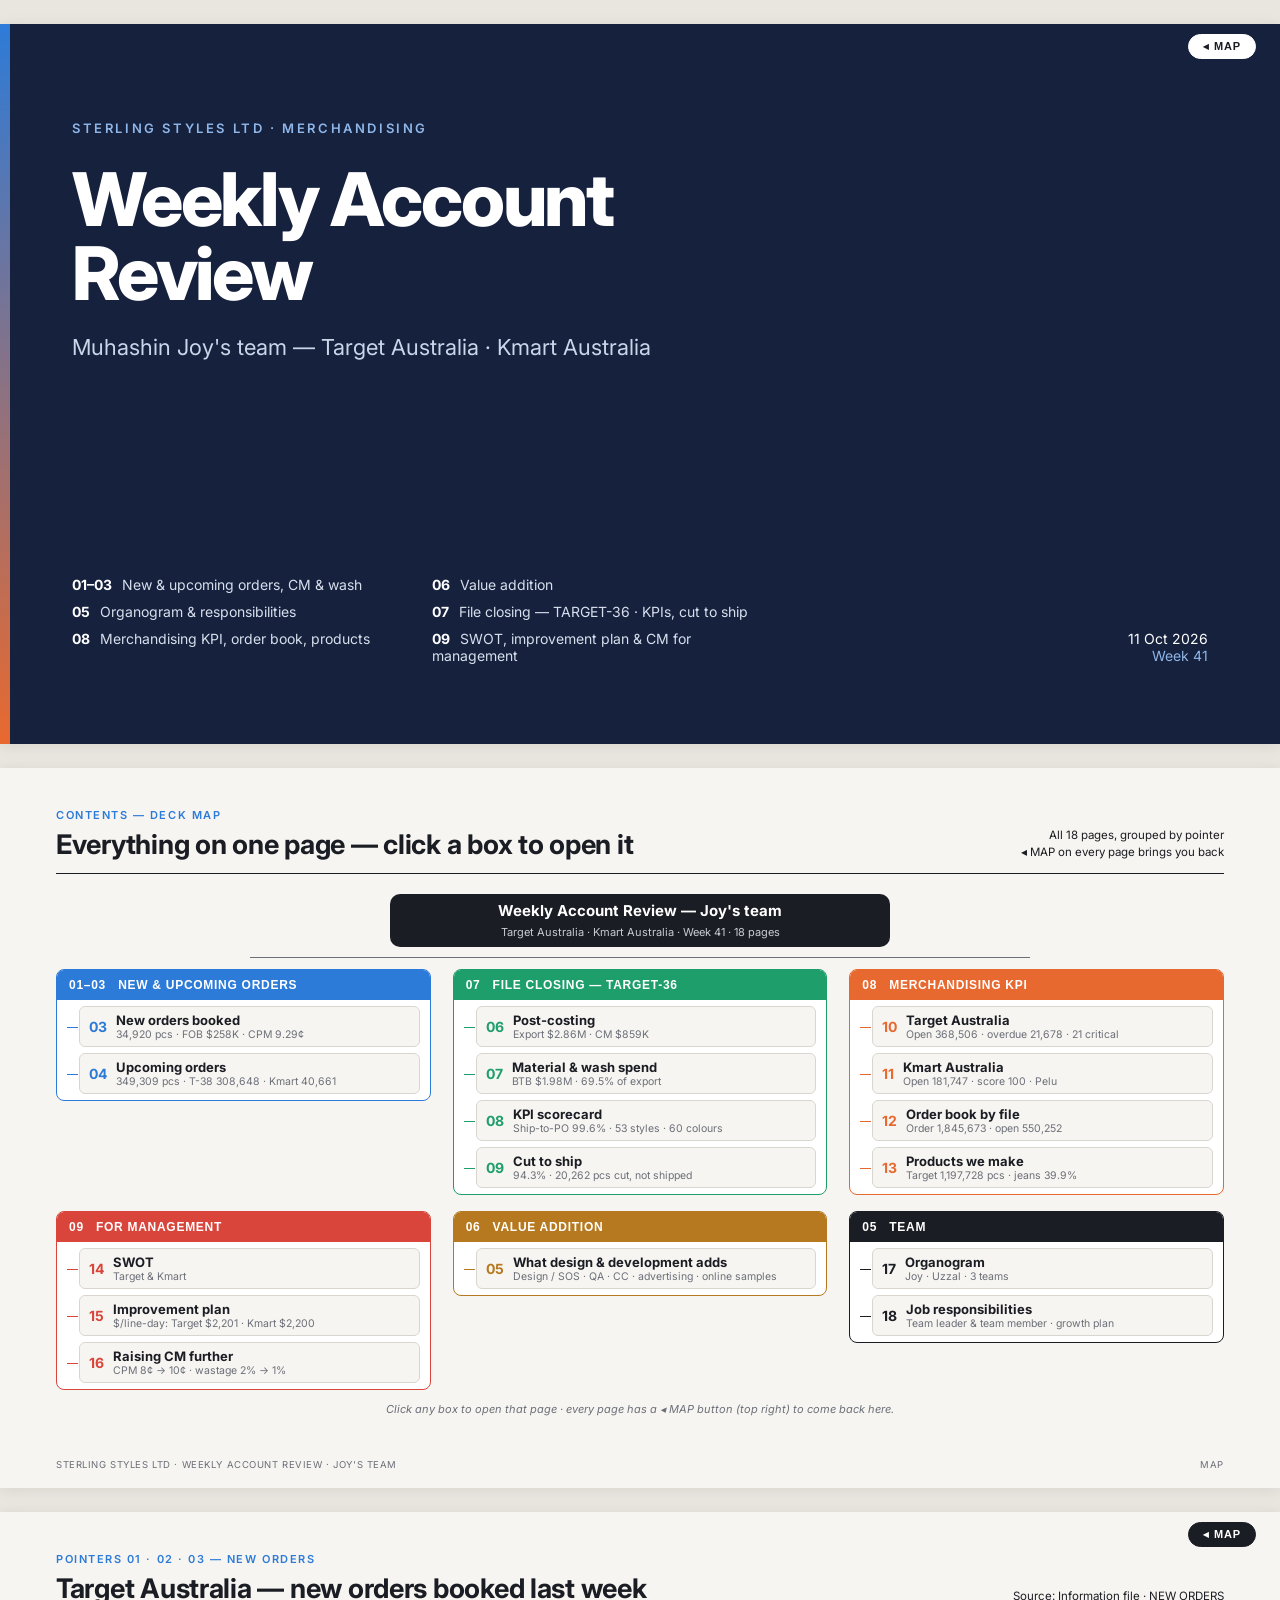
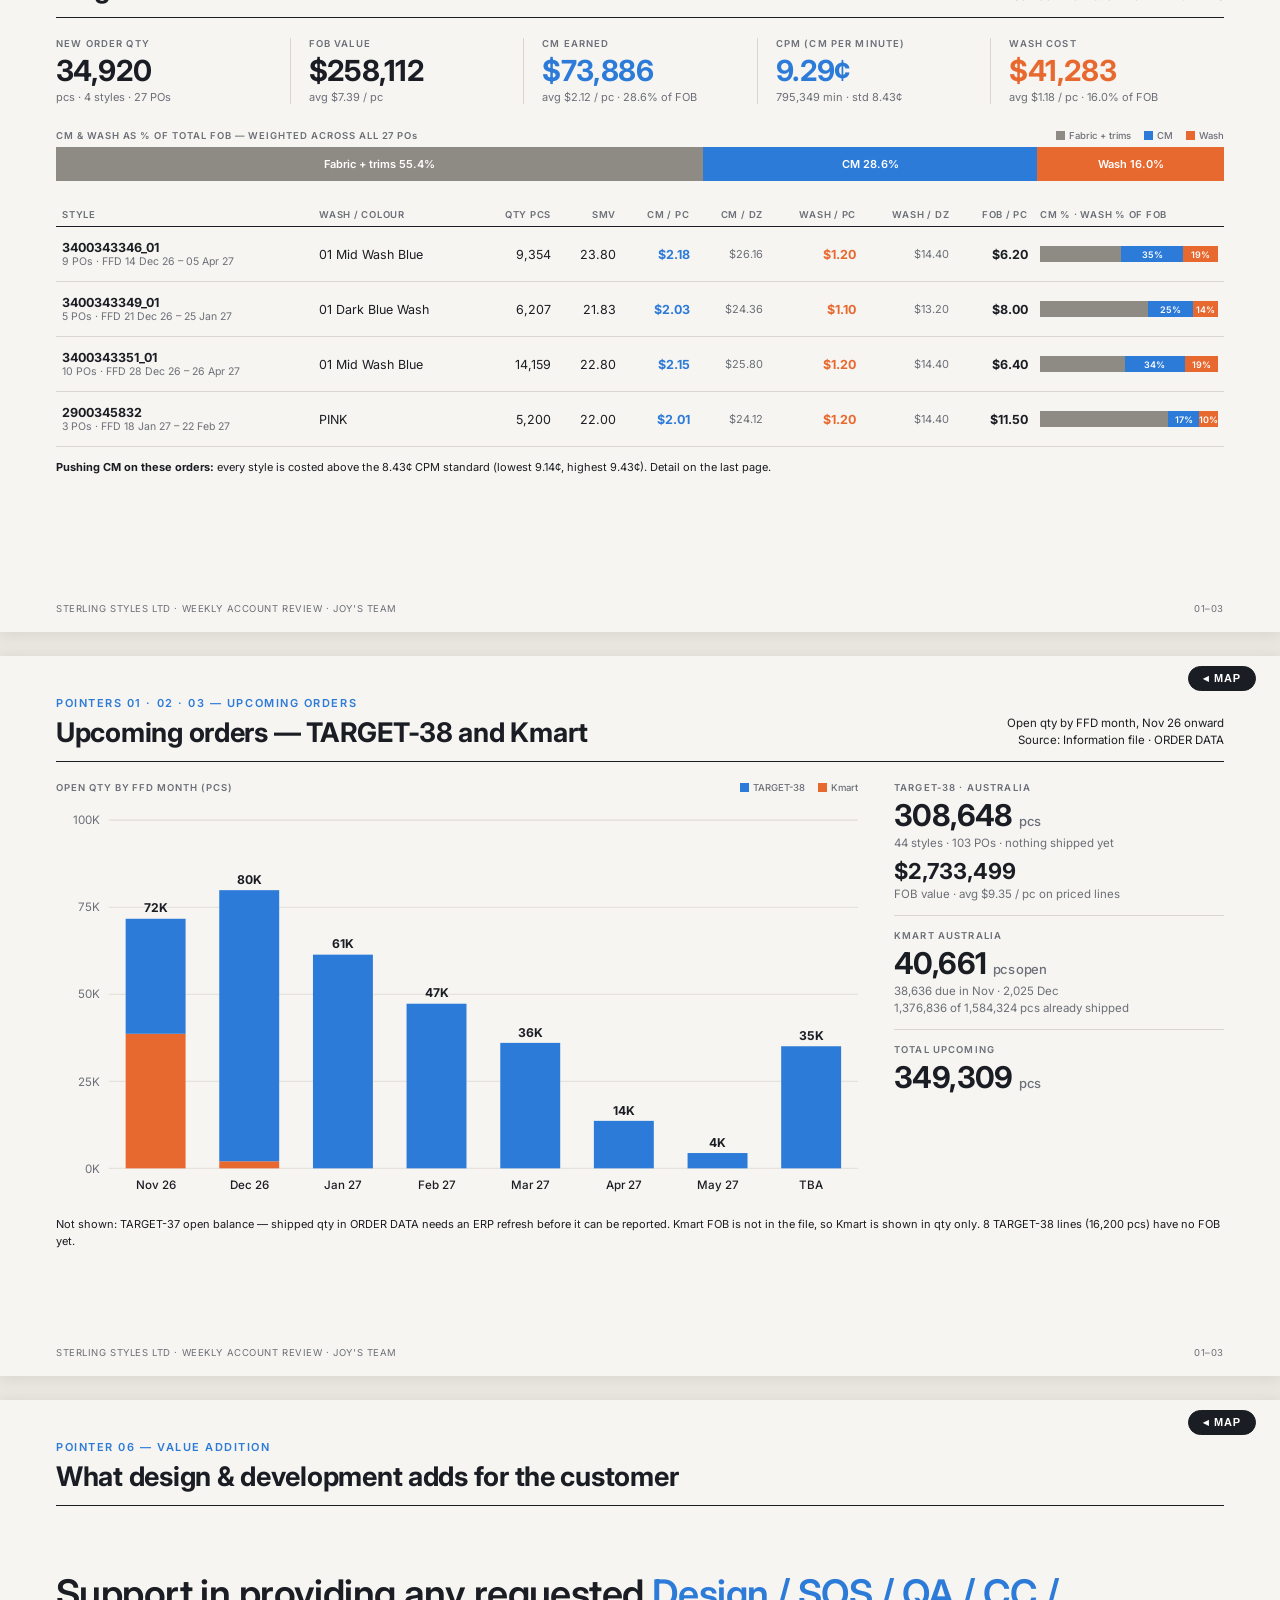
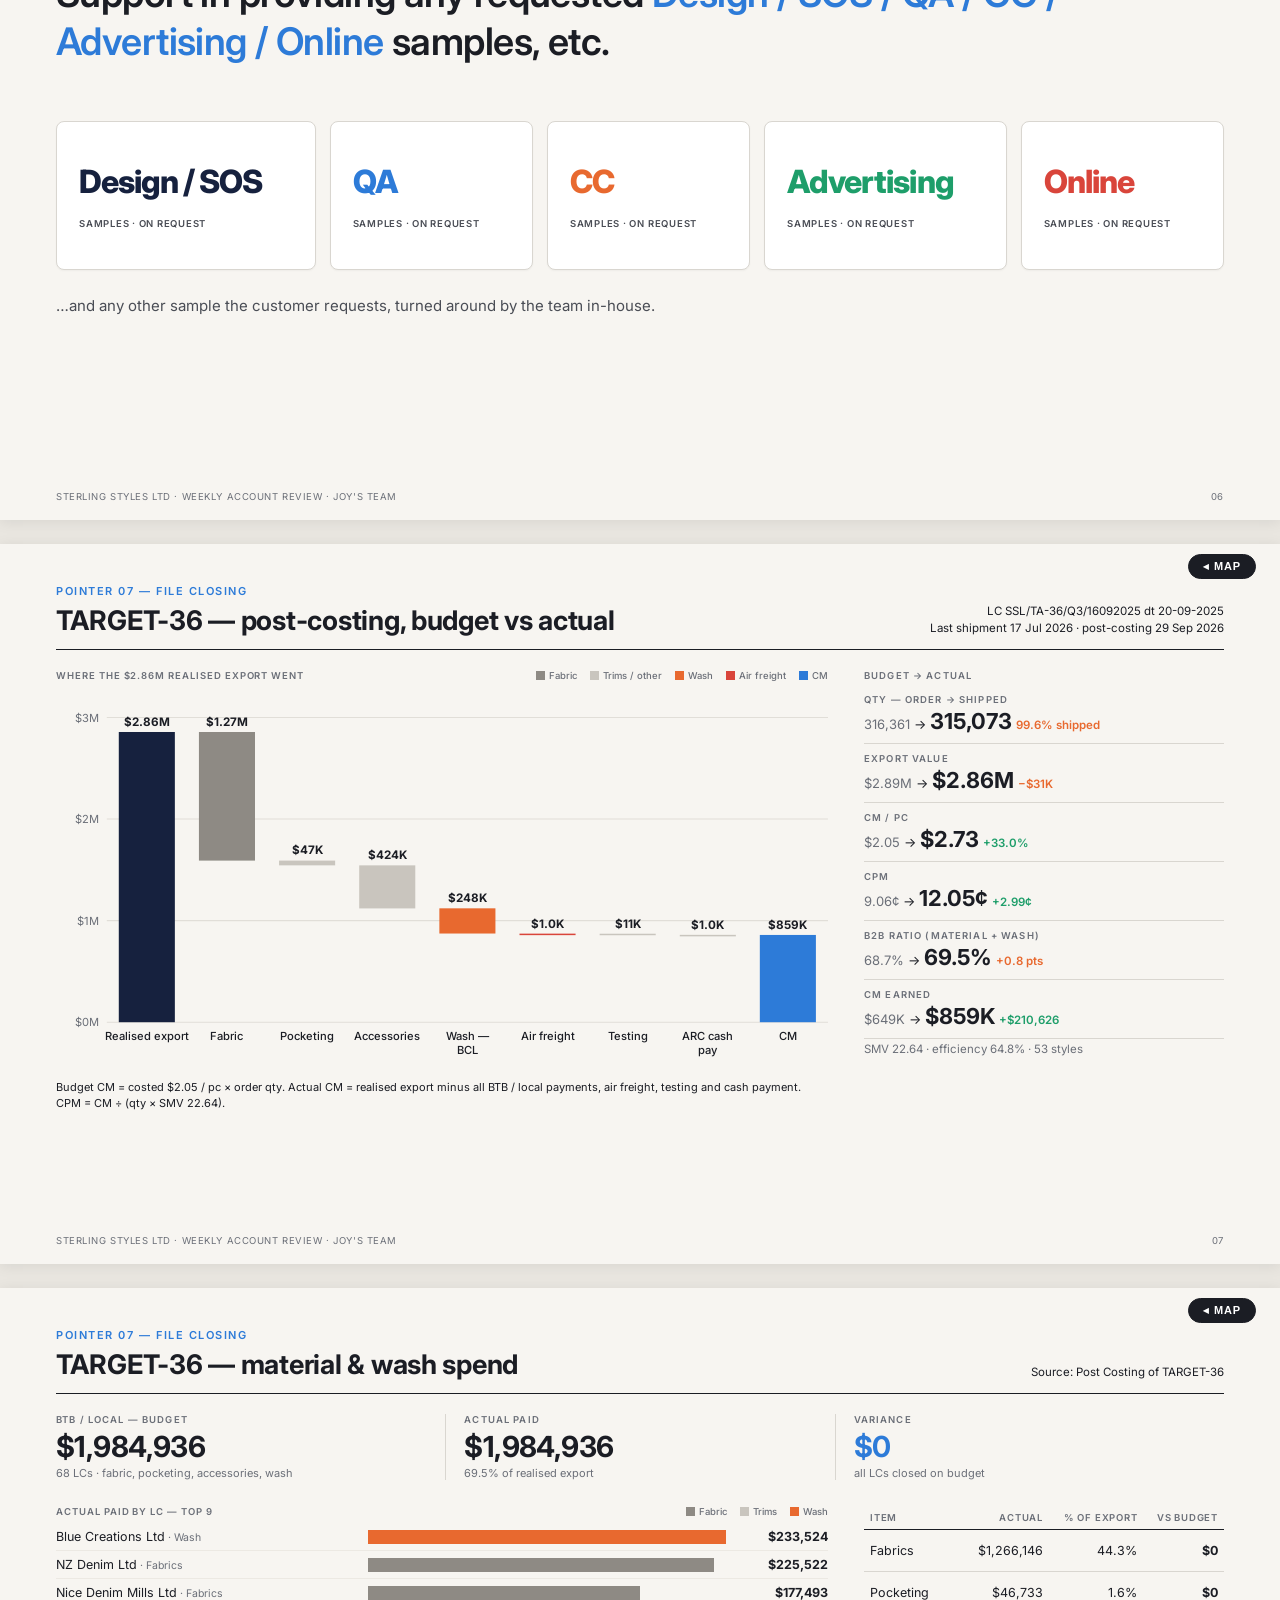
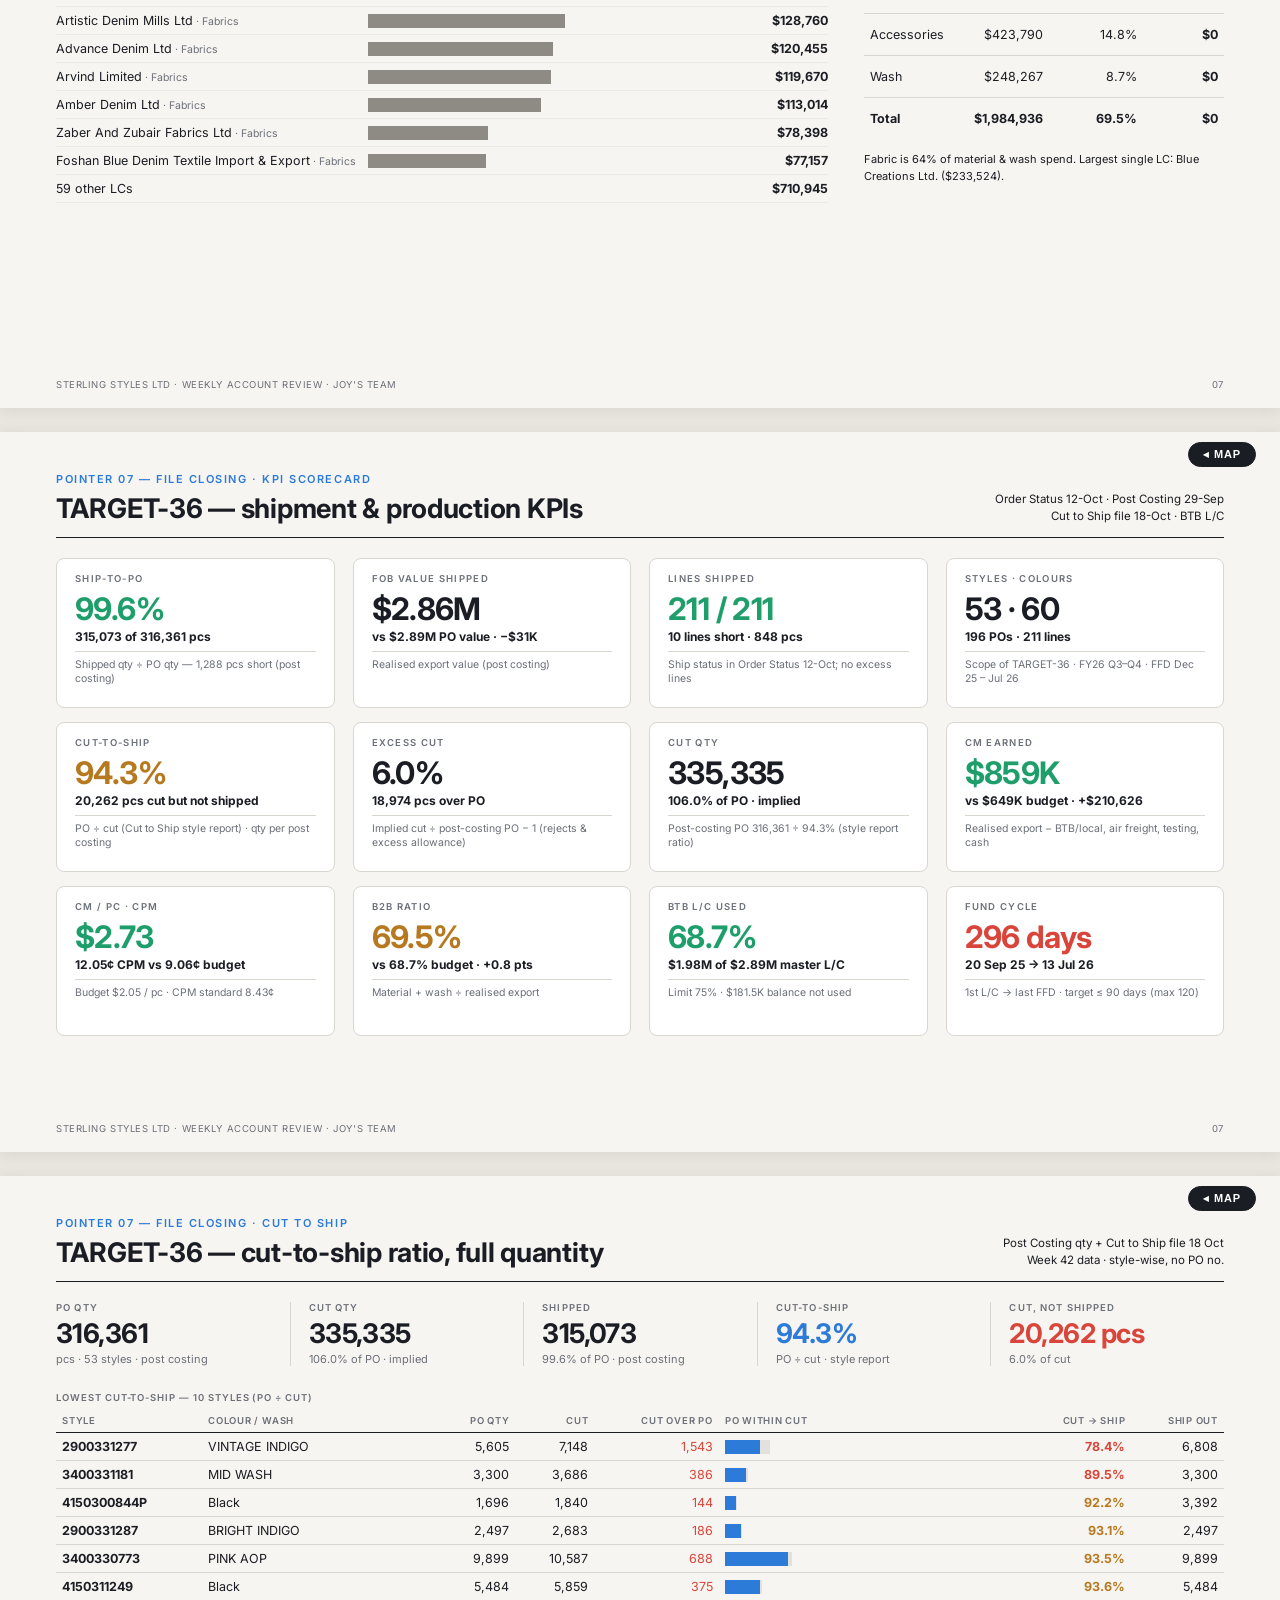
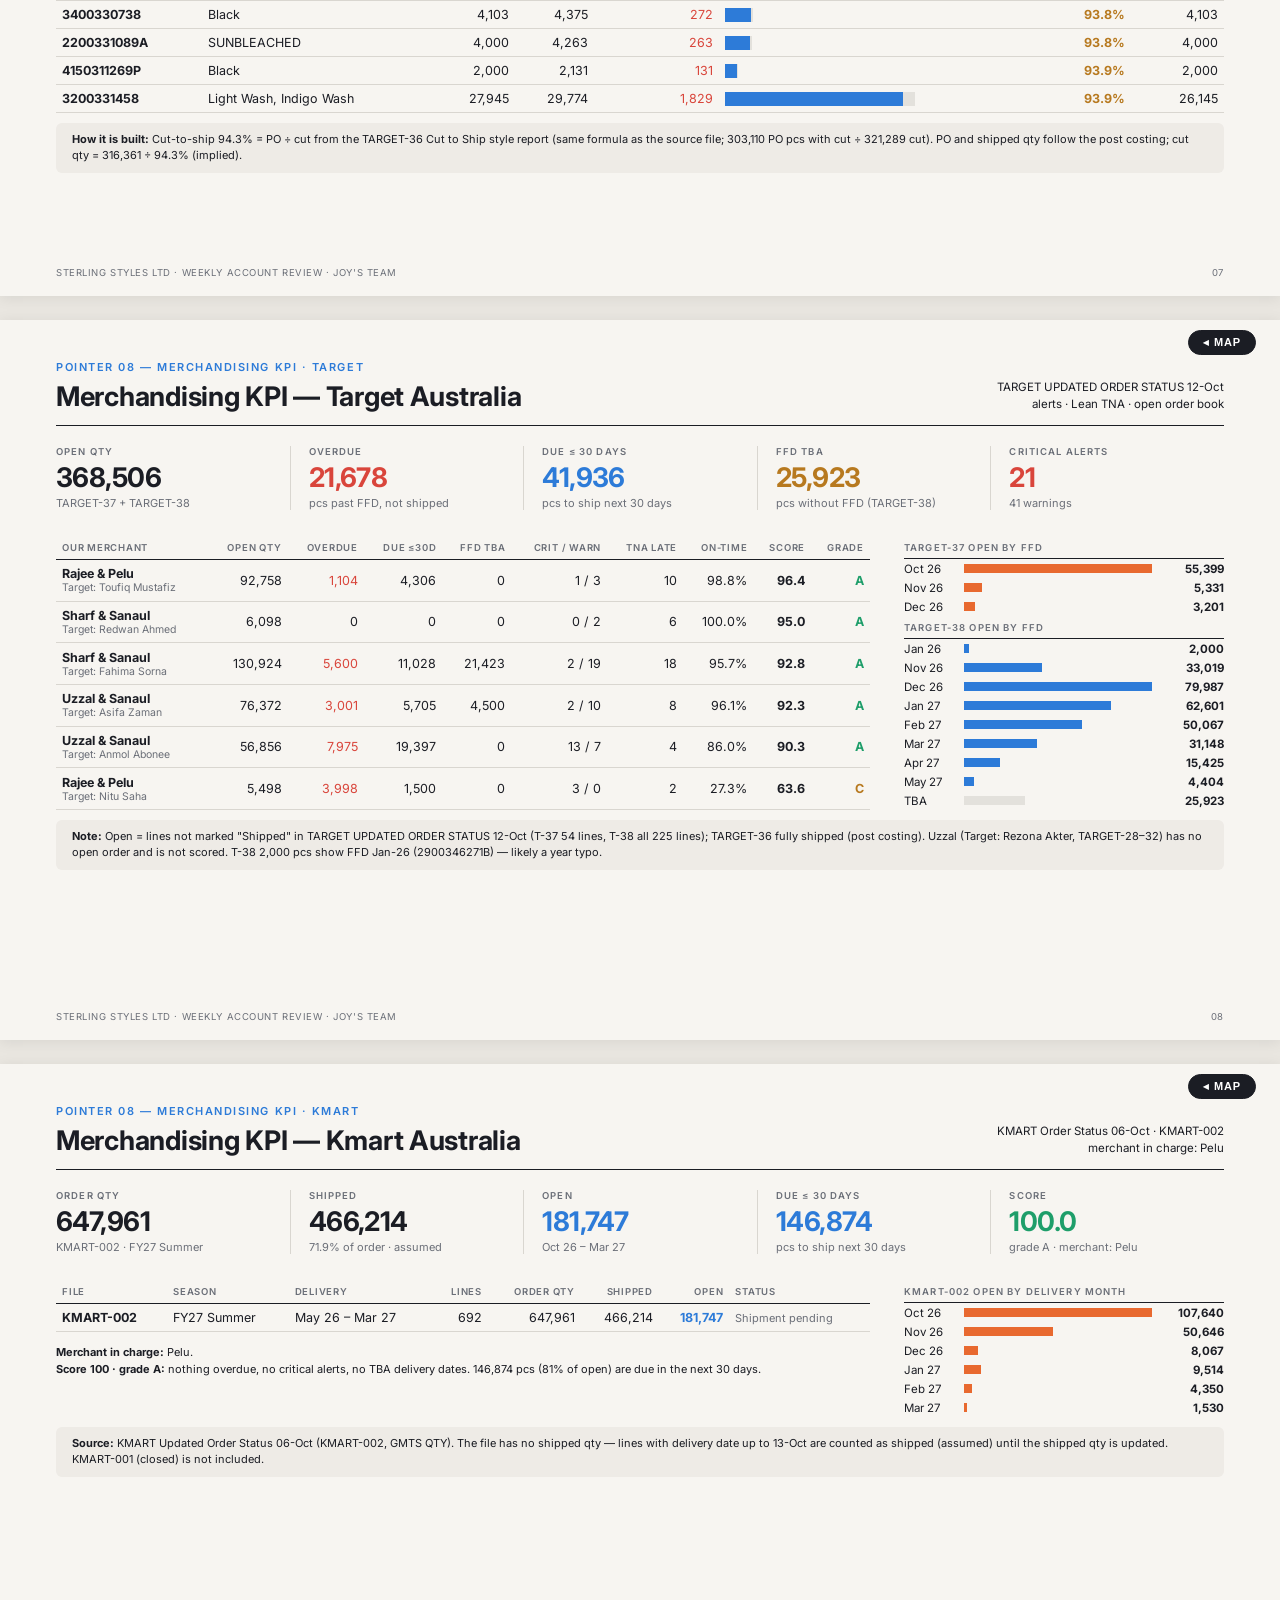
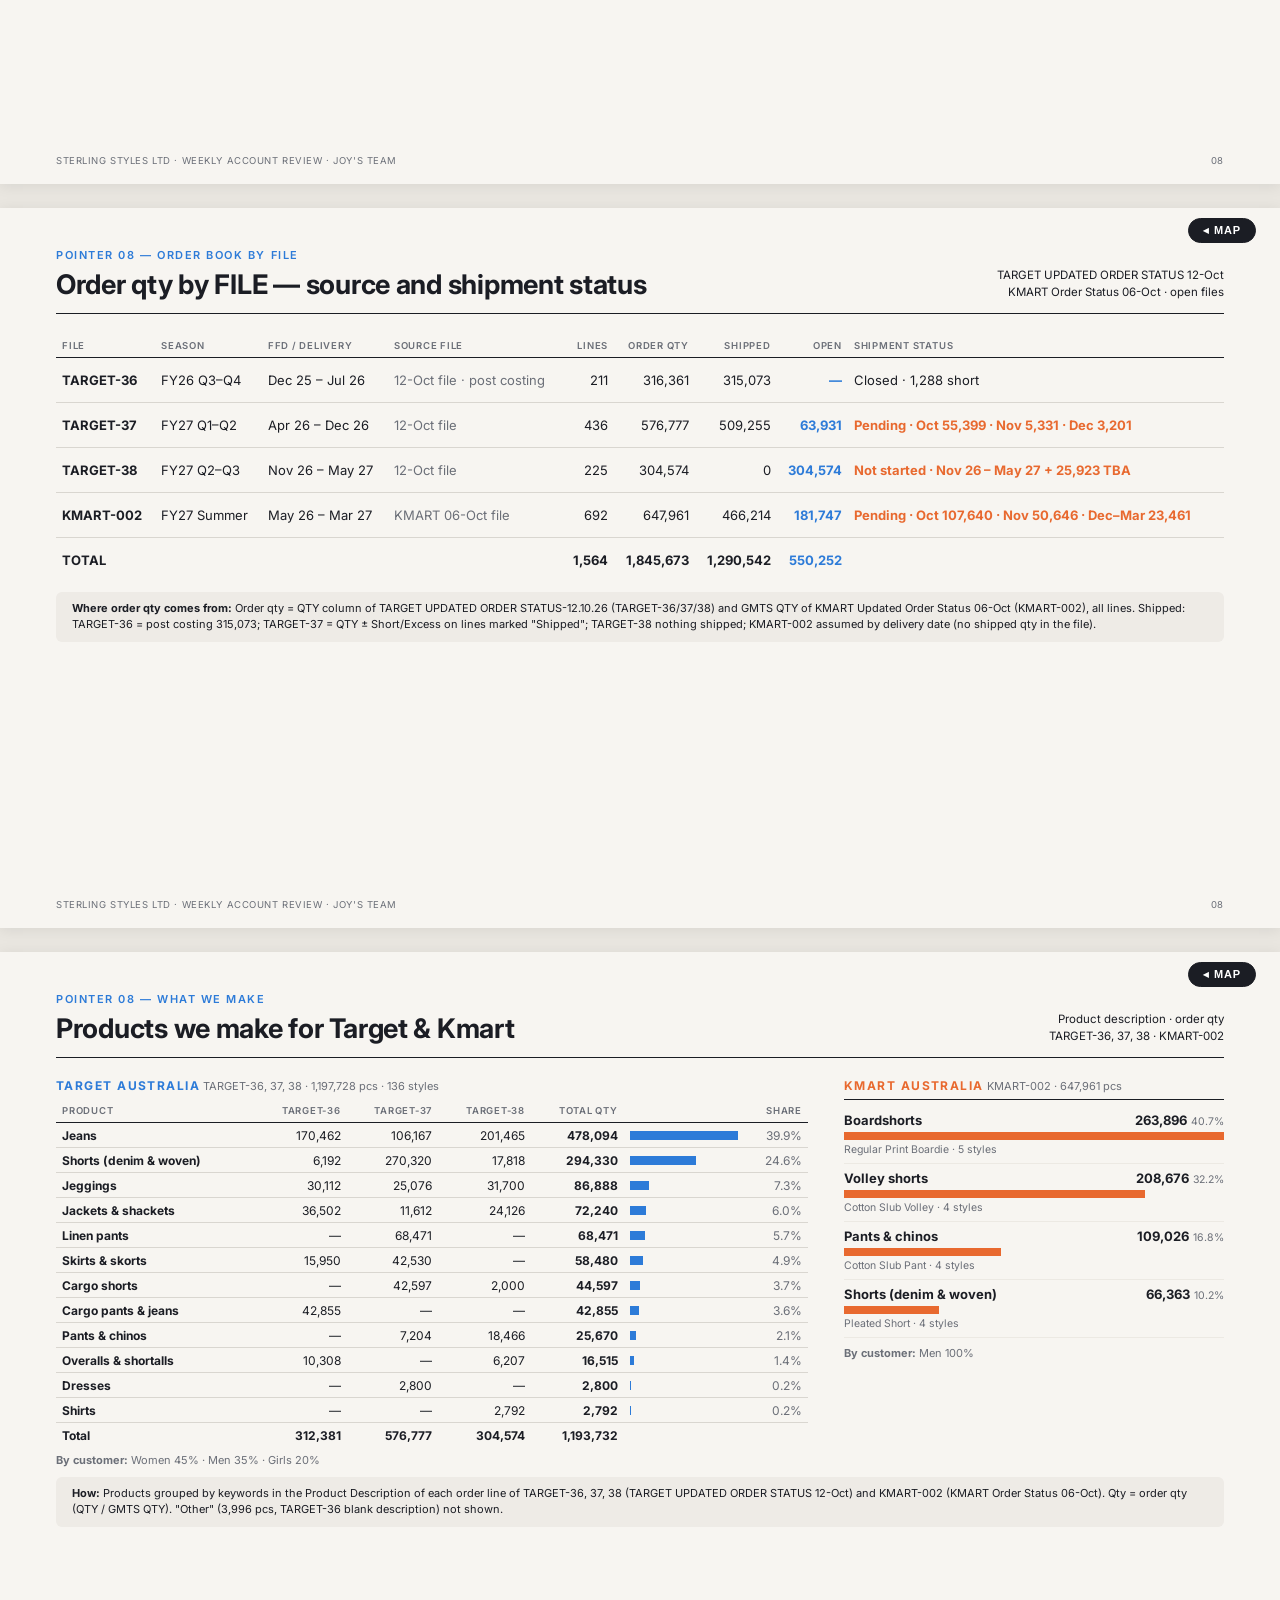
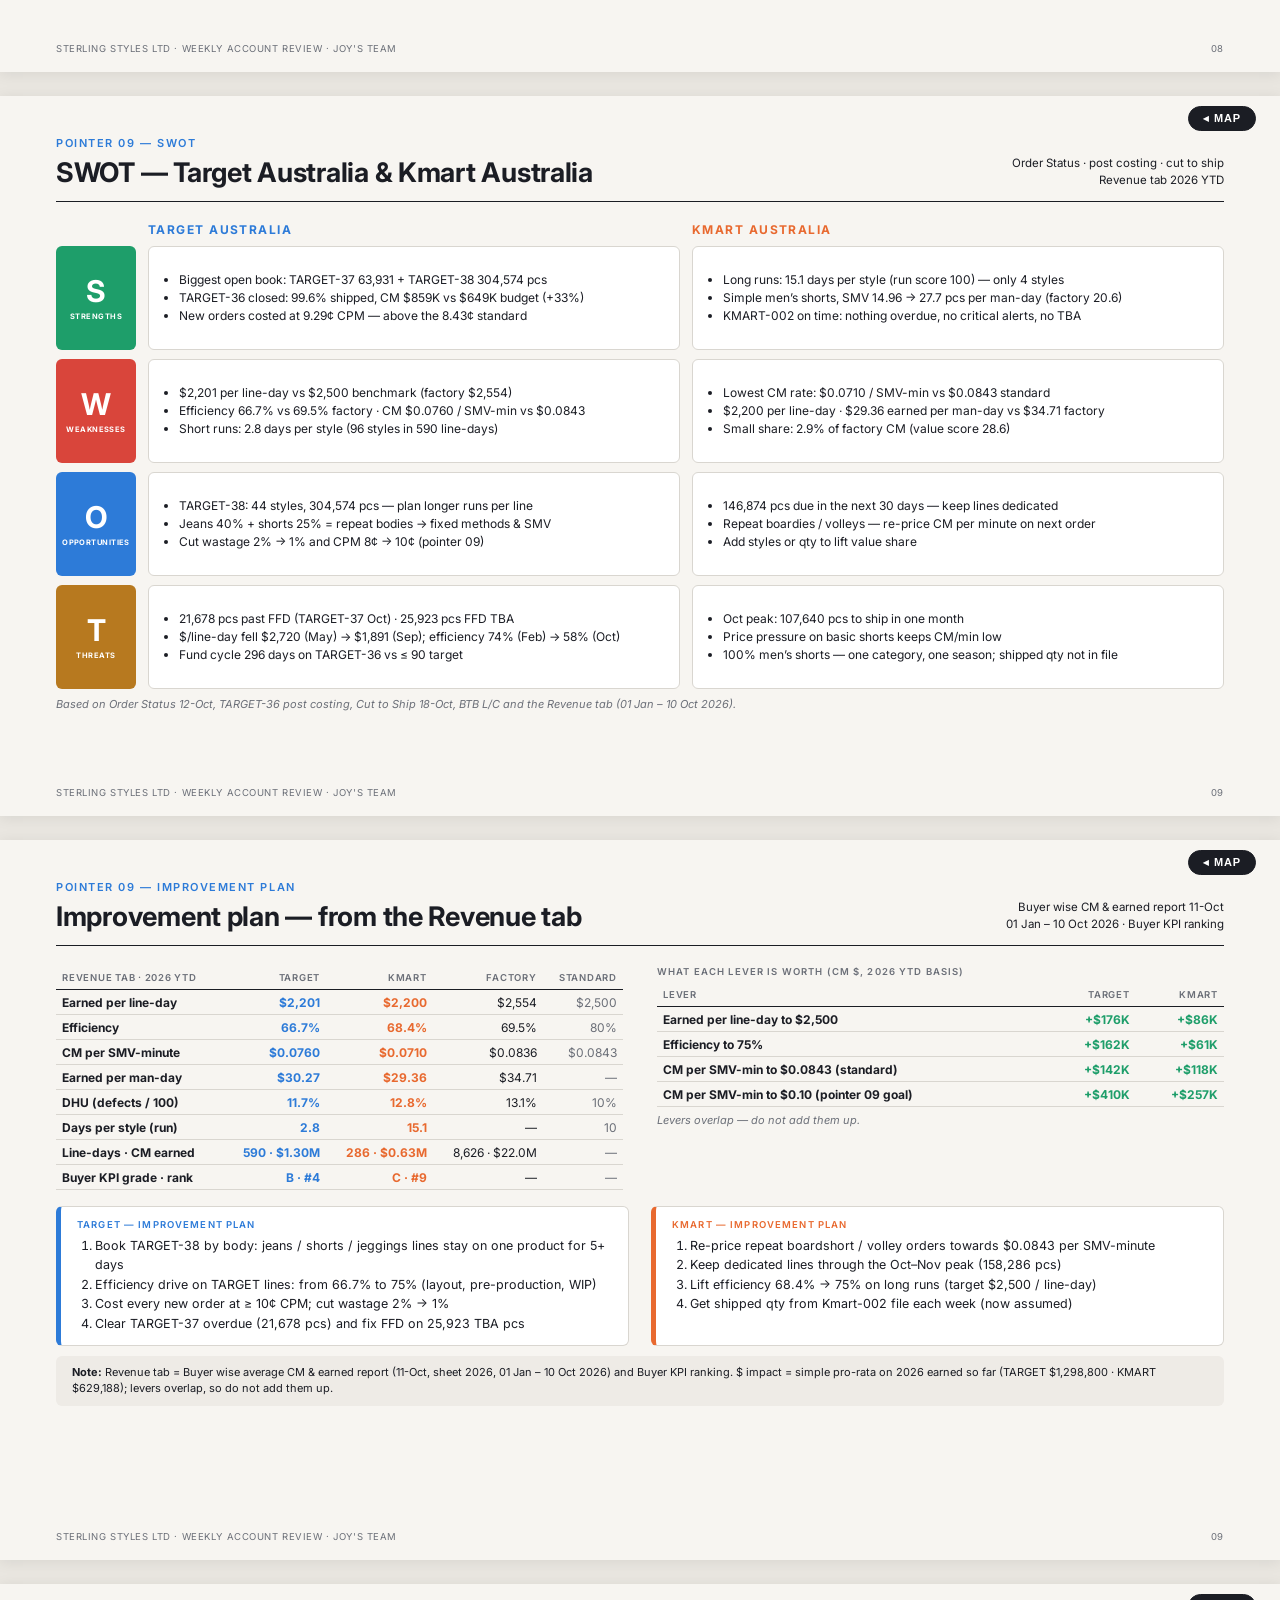
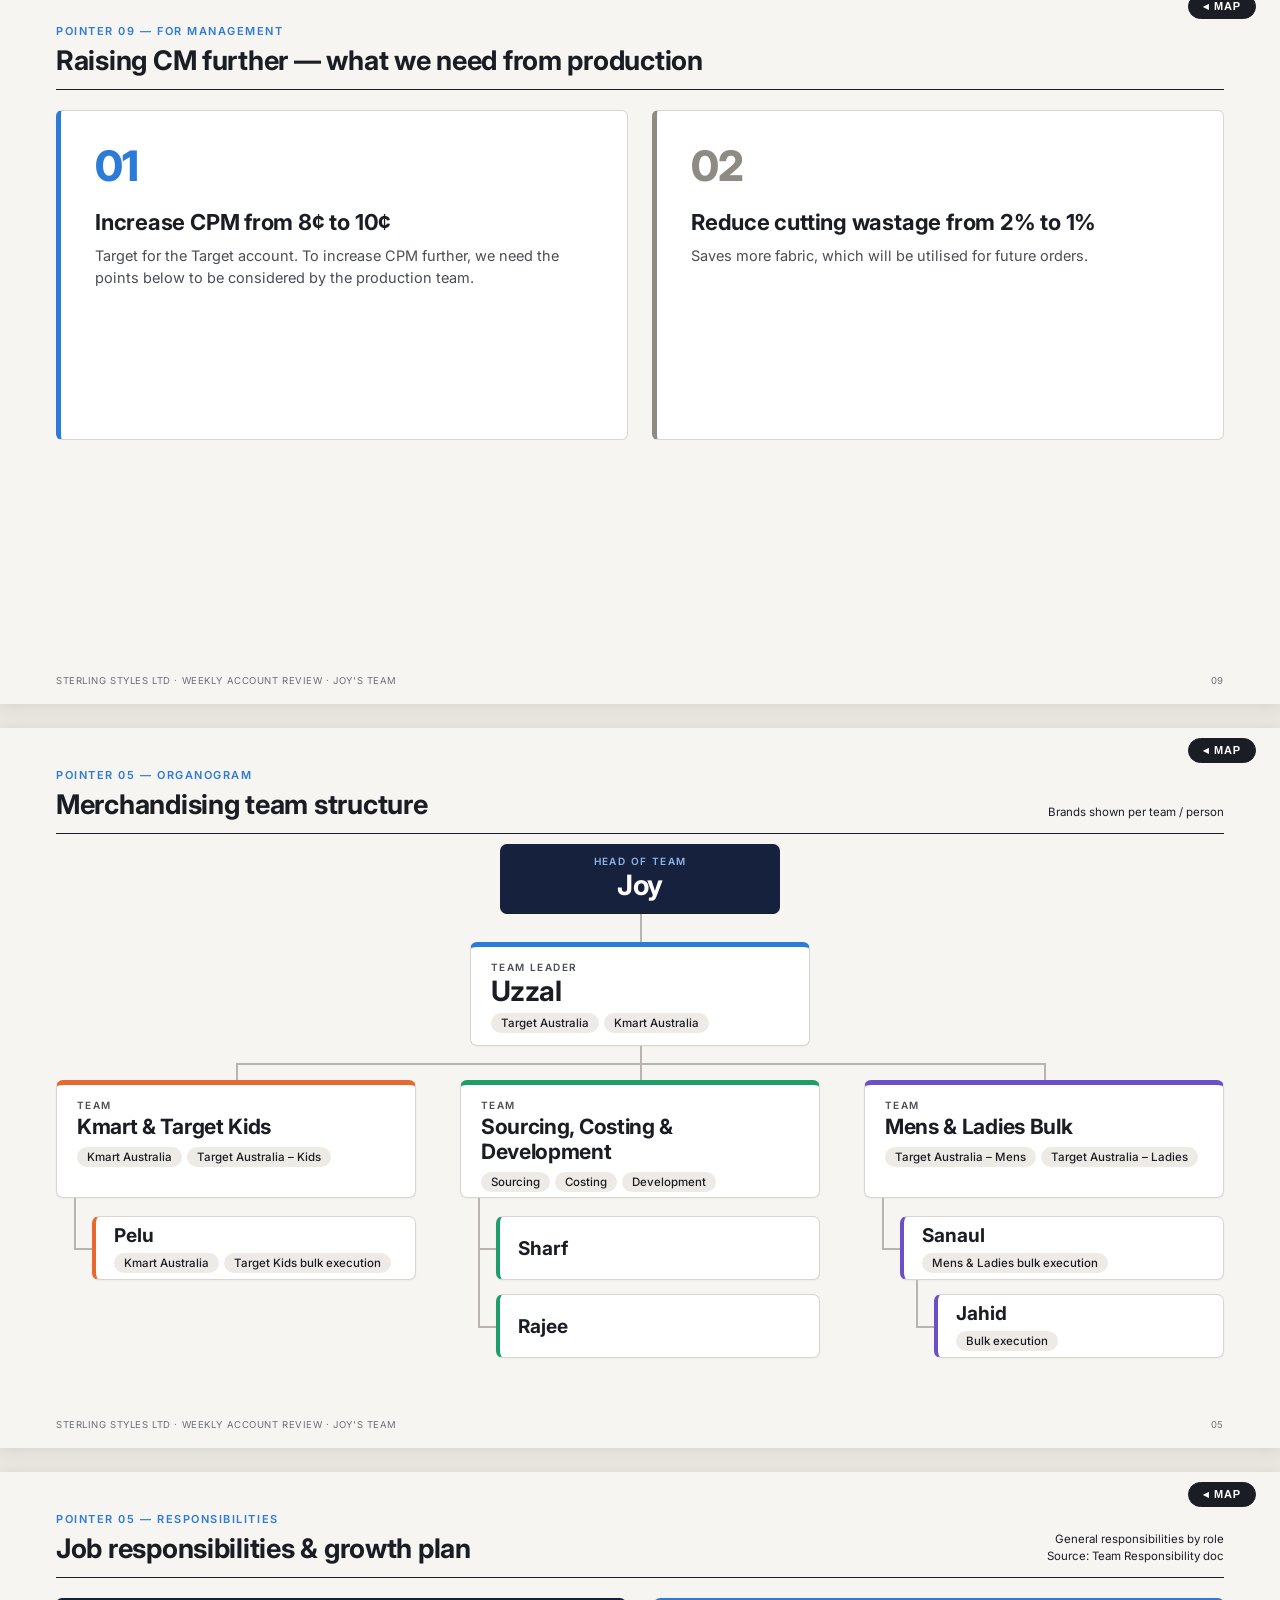
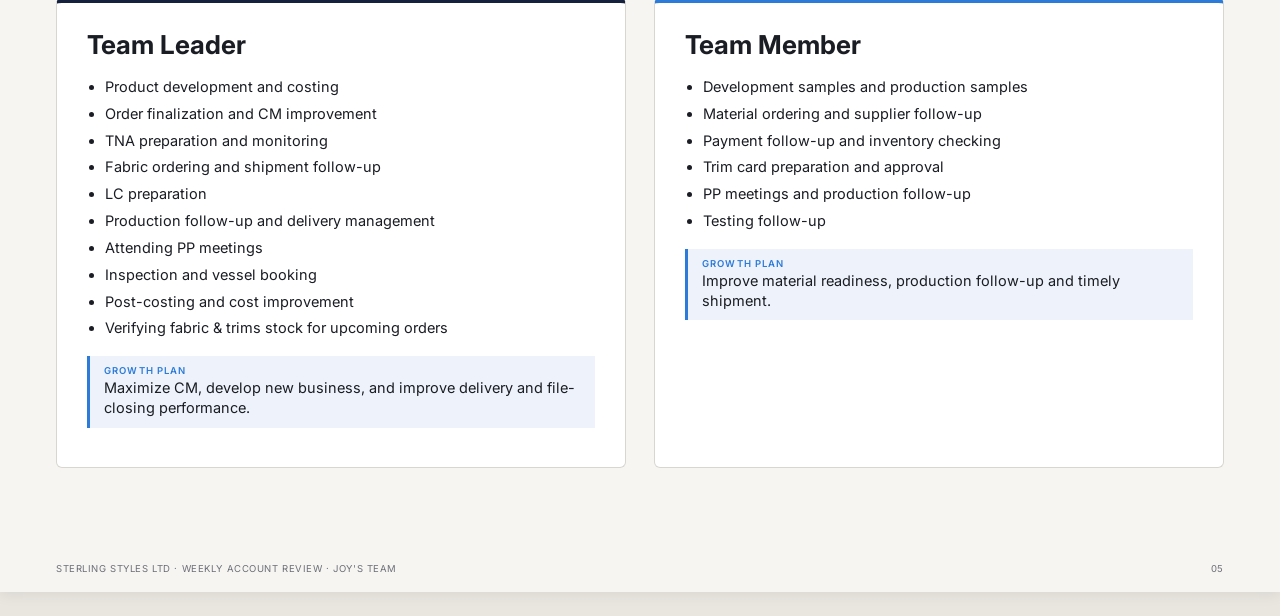
<file: reports/merch/Merchandising_KPI_Weekly_Review_v9.html>
<!doctype html><html lang="en"><head><meta charset="utf-8"><meta name="viewport" content="width=device-width,initial-scale=1">
<title>Weekly Account Review</title>
<link rel="preconnect" href="https://fonts.googleapis.com"><link href="https://fonts.googleapis.com/css2?family=Inter:wght@400;500;600;700;800&display=swap" rel="stylesheet">
<style>:root{--navy:#16213E;--ink:#1B1D24;--mut:#6B6F78;--line:#D9D6D0;--bg:#F7F5F1;--card:#FFFFFF;--blue:#2D7BD8;--orange:#E8692F;--green:#1E9E6A;--grey:#8E8A84;--grey2:#C9C5BE;--red:#D9453B}
*{box-sizing:border-box;margin:0;padding:0}
html,body{background:#E9E6E0;font-family:Inter,Arial,sans-serif;color:var(--ink);-webkit-print-color-adjust:exact;print-color-adjust:exact}
.slide{width:1280px;height:720px;margin:24px auto;background:var(--bg);position:relative;padding:40px 56px 0;overflow:hidden;box-shadow:0 2px 14px rgba(0,0,0,.08)}
@media print{@page{size:1280px 720px;margin:0}html,body{background:var(--bg)}.slide{margin:0;box-shadow:none;page-break-after:always;break-after:page}}
@media screen and (max-width:1300px){body{zoom:calc(100vw / 1330px)}}
.head{display:flex;justify-content:space-between;align-items:flex-end;border-bottom:1.5px solid var(--ink);padding-bottom:12px;margin-bottom:20px}
.kick{font-size:11px;letter-spacing:.14em;color:var(--blue);font-weight:600;margin-bottom:6px}
h2{font-size:27px;font-weight:700;letter-spacing:-.01em}
.right{font-size:11.5px;color:var(--ink);text-align:right;line-height:1.5}
.foot{position:absolute;left:56px;right:56px;bottom:18px;display:flex;justify-content:space-between;font-size:9.5px;letter-spacing:.06em;color:var(--mut)}
.cover{background:var(--navy);color:#fff;padding:96px 72px}
.cover::before{content:"";position:absolute;left:0;top:0;bottom:0;width:10px;background:linear-gradient(#2D7BD8,#E8692F)}
.ck{font-size:13px;letter-spacing:.2em;color:#8FB6E8;font-weight:600}
.cover h1{font-size:74px;line-height:1;font-weight:800;margin:26px 0 24px;letter-spacing:-.03em}
.csub{font-size:22px;color:#C9D6EA}
.toc{position:absolute;left:72px;bottom:80px;display:grid;grid-template-columns:330px 330px;gap:10px 30px;font-size:14px;color:#D7DFEC}
.toc b{color:#fff;margin-right:6px}
.cdate{position:absolute;right:72px;bottom:80px;text-align:right;font-size:14px}.cdate span{color:#8FB6E8}
.kpis{display:grid;grid-template-columns:repeat(5,1fr);margin-bottom:26px}
.kpis.k3{grid-template-columns:repeat(3,1fr)}
.kpi{padding:0 18px;border-left:1px solid var(--line)}.kpi:first-child{border-left:0;padding-left:0}
.kl{font-size:9.5px;letter-spacing:.12em;color:var(--mut);font-weight:600}
.kv{font-size:29px;font-weight:700;margin:4px 0 2px;letter-spacing:-.02em}
.ks{font-size:11px;color:var(--mut)}
.blue{color:var(--blue)}.orange{color:var(--orange)}
.barlbl{display:flex;justify-content:space-between;font-size:9.5px;letter-spacing:.1em;color:var(--mut);font-weight:600;margin-bottom:6px}
.lg{letter-spacing:0;font-weight:500}.lg i{display:inline-block;width:9px;height:9px;margin:0 4px 0 10px;vertical-align:-1px}
.g{background:var(--grey)}.g2{background:var(--grey2)}.bl{background:var(--blue)}.or{background:var(--orange)}.rd{background:var(--red)}
.bigbar{display:flex;height:34px;margin-bottom:22px}.bigbar span{display:flex;align-items:center;justify-content:center;color:#fff;font-size:11px;font-weight:600}
.t{width:100%;border-collapse:collapse;font-size:12.5px}
.t th{font-size:9.5px;letter-spacing:.08em;color:var(--mut);font-weight:600;text-align:left;padding:6px 6px;border-bottom:1.5px solid var(--ink)}
.t td{padding:13px 6px;border-bottom:1px solid var(--line);vertical-align:middle}
.t .r{text-align:right}.b{font-weight:700}.t td.blue{color:var(--blue)}.t td.orange{color:var(--orange)}
.sm{font-size:10.5px;color:var(--mut);font-weight:400}.sm2{font-size:11px;color:var(--mut)}
.t tr.tot td{font-weight:700;border-top:1.5px solid var(--ink);border-bottom:0}
.mini{display:flex;height:16px}.mini span{display:flex;align-items:center;justify-content:center;color:#fff;font-size:9px;font-weight:600}
.note{font-size:11px;color:var(--ink);margin-top:12px;line-height:1.5}.note b{font-weight:700}
.two{display:grid;grid-template-columns:1fr 330px;gap:36px}
.two.r64{grid-template-columns:1fr 360px}.two.r55{grid-template-columns:1fr 1fr}
.chart{width:100%;height:auto}.chart .grid{stroke:#E1DED8;stroke-width:1}.chart .ax{font-size:11px;fill:#6B6F78}.chart .ax2{font-size:11px;fill:#1B1D24;font-weight:500}.chart .vl{font-size:11.5px;font-weight:700;fill:#1B1D24}
.panel .pl,.growth .pl{font-size:9.5px;letter-spacing:.12em;color:var(--mut);font-weight:600;margin-bottom:4px}
.pv{font-size:30px;font-weight:700;letter-spacing:-.02em}.pv small{font-size:13px;color:var(--mut);font-weight:500}
.pv2{font-size:22px;font-weight:700;margin-top:8px}
.ps{font-size:11.5px;color:var(--mut);margin-top:3px}
.hr{border-top:1px solid var(--line);margin:14px 0}
.ba{padding:9px 0;border-bottom:1px solid var(--line)}.bav{font-size:13px;margin-top:3px}.bav .old{color:var(--mut)}.bav .new{font-size:22px;font-weight:700}
.up{color:var(--green);font-size:11.5px;font-weight:600}.dn{color:var(--orange);font-size:11.5px;font-weight:600}
.org{display:flex;flex-direction:column;gap:14px}
.tier{display:grid;grid-template-columns:150px 1fr;align-items:center}
.tl{font-size:9.5px;letter-spacing:.12em;color:var(--mut);font-weight:600}
.tier>.ob{width:290px}
.row4{display:grid;grid-template-columns:repeat(4,1fr);gap:14px}
.ob{background:var(--card);border:1px solid var(--line);padding:11px 13px;border-radius:4px}
.ob.dark{background:var(--navy);color:#fff;border-color:var(--navy)}.ob.dark .or2,.ob.dark .ot{color:#C9D6EA}
.on{font-weight:700;font-size:14px}.or2{font-size:11px;color:var(--blue);font-weight:600;margin:2px 0 5px}.ot{font-size:11px;color:var(--mut);line-height:1.4}
.brands{margin-top:22px;font-size:12.5px;padding:12px 16px;background:var(--card);border:1px solid var(--line)}.brands span{font-size:9.5px;letter-spacing:.12em;color:var(--mut);font-weight:600;margin-right:12px}
.rlist .rr{display:grid;grid-template-columns:210px 1fr;gap:14px;padding:10px 0;border-bottom:1px solid var(--line);font-size:12.5px}
.growth{background:var(--card);border:1px solid var(--line);padding:22px 24px}
.growth p{font-size:15px;line-height:1.55;margin-top:6px}
.gs{display:grid;grid-template-columns:repeat(3,1fr);gap:10px;margin-top:8px}.gs b{display:block;font-size:24px}.gs span{font-size:11px;color:var(--mut)}
.va .lead{font-size:20px;line-height:1.45;max-width:820px;margin:18px 0 36px}
.tiles{display:grid;grid-template-columns:repeat(5,1fr);gap:16px}
.tile{background:var(--card);border:1px solid var(--line);height:210px;padding:20px;display:flex;flex-direction:column;justify-content:flex-end;border-radius:4px;background-image:linear-gradient(135deg,#fff 0%,#EEF3FB 100%)}
.tn{font-size:21px;font-weight:700}.tsub{font-size:9.5px;letter-spacing:.12em;color:var(--blue);font-weight:600;margin-top:6px}
.sm3{font-size:13px;color:var(--mut);margin-top:24px}
.hb{display:grid;grid-template-columns:300px 1fr 90px;align-items:center;gap:12px;padding:6px 0;font-size:12.5px;border-bottom:1px solid #ECE9E3}
.htrack{height:14px}.htrack span{display:block;height:100%}.hv{text-align:right;font-weight:700}
.cards{display:grid;grid-template-columns:repeat(3,1fr);gap:20px;margin-top:6px}
.card{background:var(--card);border:1px solid var(--line);padding:28px 26px;border-radius:4px;min-height:280px}
.cn{font-size:40px;font-weight:700;margin-bottom:22px}.cn.blue{color:var(--blue)}.cn.grey{color:var(--grey)}.cn.green{color:var(--green)}
.card h3{font-size:20px;font-weight:700;margin-bottom:12px}.card p{font-size:14px;line-height:1.55;color:#3A3D45}
.strip{display:grid;grid-template-columns:repeat(3,1fr);margin-top:26px;background:var(--navy);color:#fff;padding:16px 24px}
.strip .kl{color:#8FB6E8;display:block;margin-bottom:4px}.strip b{font-size:20px}

.rcards{display:grid;grid-template-columns:1fr 1fr;gap:28px;margin-top:4px}
.rcard{background:var(--card);border:1px solid var(--line);border-radius:6px;padding:26px 30px 24px;border-top:5px solid var(--navy);height:470px}
.rcard.mem{border-top-color:var(--blue)}
.rcard h3{font-size:26px;font-weight:700;margin-bottom:14px}
.rcard ul{padding-left:18px;font-size:14.5px;line-height:1.85}
.gp{background:#EEF3FB;border-left:3px solid var(--blue);padding:9px 14px;margin-top:14px}
.gp .pl{font-size:9.5px;letter-spacing:.12em;color:var(--blue);font-weight:600;margin-bottom:2px}.gp p{font-size:14.5px;line-height:1.4}

.va2{padding-top:44px}
.lead2{font-size:38px;font-weight:600;line-height:1.25;letter-spacing:-.015em;max-width:1100px}.lead2 span{color:var(--blue)}
.tiles2{display:flex;gap:14px;margin-top:56px}
.tile2{flex:1 1 auto;background:#fff;border:1px solid var(--line);border-radius:8px;padding:44px 22px 40px;box-shadow:0 1px 2px rgba(0,0,0,.04)}
.tn2{font-size:32px;font-weight:800;letter-spacing:-.03em;white-space:nowrap;line-height:1}
.tsub2{font-size:9.5px;letter-spacing:.08em;color:#4A4D55;font-weight:600;margin-top:20px;white-space:nowrap}
.sm4{font-size:15px;color:#4A4D55;margin-top:26px}

.orgabs{position:absolute;inset:0;pointer-events:none}
.oa{position:absolute;border-radius:7px;padding:12px 20px;display:flex;flex-direction:column;justify-content:center}
.oa.head{background:var(--navy);align-items:center;text-align:center}
.oa.ocard{background:#fff;border:1px solid var(--line);box-shadow:0 1px 2px rgba(0,0,0,.04);justify-content:flex-start;padding-top:14px}
.oa.ocard.mem{justify-content:center;padding:8px 18px}
.oal{font-size:10px;letter-spacing:.14em;font-weight:600;color:#4A4D55}
.oan{font-size:28px;font-weight:700;letter-spacing:-.02em;line-height:1.15;margin-top:2px}
.oat{font-size:21px;font-weight:700;letter-spacing:-.015em;line-height:1.2;margin:3px 0 2px}
.oam{font-size:19px;font-weight:700}
.chips{display:flex;flex-wrap:wrap;gap:5px;margin-top:6px}
.chip{background:#EEEBE6;border-radius:20px;padding:3px 10px;font-size:11.5px;font-weight:500;color:#1B1D24}
.ol{position:absolute;background:#B9B5AE}

.g9{display:grid;grid-template-columns:1fr 1fr;gap:22px 24px;margin-top:6px}
.c9{background:#fff;border:1px solid var(--line);border-left:5px solid;border-radius:6px;padding:34px 34px;height:330px}
.n9{font-size:42px;font-weight:800;letter-spacing:-.02em;line-height:1;margin-bottom:22px}
.c9 h3{font-size:22px;font-weight:700;letter-spacing:-.01em;margin-bottom:10px}
.c9 p{font-size:14.5px;line-height:1.55;color:#4A4D55}

.kgrid{display:grid;grid-template-columns:repeat(4,1fr);gap:14px 18px}
.kc{background:#fff;border:1px solid var(--line);border-radius:8px;padding:14px 18px 12px;height:150px}
.kc .kl{letter-spacing:.14em}.kc .kv{font-size:31px;margin:6px 0 2px}.kc .kb{font-size:12px;font-weight:700;padding-bottom:7px;border-bottom:1px solid var(--line)}.kc .kf{font-size:10.5px;color:var(--mut);margin-top:6px;line-height:1.35}
.green{color:var(--green)}.red{color:var(--red)}.amber{color:#B7791F}
.c2s td{padding:6px 6px}.c2s .bar{position:relative;height:14px;width:190px}.c2s .bar i{position:absolute;left:0;top:0;bottom:0}.c2s .bar .c{background:#E3E1DC}.c2s .bar .s{background:var(--blue)}
.kpis.k5 .kv{font-size:27px}
.nb{background:#EEEBE6;border-radius:6px;padding:9px 16px;font-size:11px;line-height:1.45;margin-top:10px}
.mk{display:grid;grid-template-columns:1fr 330px;gap:34px}.mk .t td{padding:6px 6px}.ft td{padding:14px 6px;font-size:13px}.orange{color:var(--orange)}.ptab td{padding:4.5px 6px;font-size:12px}.swot{display:grid;grid-template-columns:80px 1fr 1fr;gap:9px 12px}.swot .sh{font-size:12px;font-weight:700;letter-spacing:.12em}.sq{border-radius:6px;color:#fff;display:flex;flex-direction:column;align-items:center;justify-content:center;height:104px}.sq b{font-size:30px;line-height:1}.sq span{font-size:7.5px;font-weight:700;letter-spacing:.06em;margin-top:6px}.sc{background:#fff;border:1px solid var(--line);border-radius:6px;padding:8px 14px;display:flex;align-items:center;height:104px}.sc ul{padding-left:16px;font-size:12px;line-height:1.5}.pa{background:#fff;border:1px solid var(--line);border-left:5px solid;border-radius:6px;padding:12px 16px}.pa ol{padding-left:18px;font-size:12.5px;line-height:1.55}
.mrow{padding:6px 0 7px}.mrow .top{display:flex;justify-content:space-between;font-size:13px;font-weight:700}.mrow .mb{height:7px;background:var(--blue);margin:4px 0 3px}.mrow .ms{font-size:10px;color:var(--mut)}
.mapbtn{position:absolute;top:10px;right:24px;z-index:3;padding:5px 14px;border-radius:999px;background:#1B1D24;color:#fff!important;font:700 11px Arial,sans-serif;letter-spacing:.08em;text-decoration:none;border:1px solid #1B1D24}
.mapbtn:hover{background:#2D7BD8;border-color:#2D7BD8}.cover .mapbtn{background:#fff;color:#1B1D24!important;border-color:#fff}
.mroot{width:500px;margin:8px auto 0;background:#1B1D24;color:#fff;border-radius:10px;text-align:center;padding:7px 10px;position:relative}
.mroot b{display:block;font-size:15px}.mroot small{font-size:11px;color:#C9CCD3}
.mtree{display:grid;grid-template-columns:repeat(3,1fr);gap:16px 22px;margin-top:22px;position:relative}
.mtree:before{content:"";position:absolute;left:16.6%;right:16.6%;top:-12px;border-top:1.5px solid #6B6F78}
.mgrp{background:#fff;border:1.5px solid var(--c);border-radius:8px;overflow:hidden;align-self:start}
.mhd{background:var(--c);color:#fff;font:700 12px Arial,sans-serif;letter-spacing:.06em;padding:8px 12px}
.mleaf{display:flex;gap:9px;align-items:center;margin:6px 10px 6px 22px;padding:5px 9px;border:1px solid #D9D6D0;border-radius:6px;background:#F7F5F1;color:#1B1D24;text-decoration:none;position:relative}
.mleaf:before{content:"";position:absolute;left:-13px;top:50%;width:11px;border-top:1.5px solid var(--c)}
.mleaf:hover{background:var(--c);border-color:var(--c);color:#fff}.mleaf:hover small,.mleaf:hover .mpg{color:#fff}
.mpg{color:var(--c);font-size:14px}.mleaf span b{display:block;font-size:13px}.mleaf small{display:block;font-size:10.5px;color:#6B6F78}
.mnote{text-align:center;font-size:11px;color:#6B6F78;font-style:italic;margin-top:12px}
html{scroll-behavior:smooth}
/* ===== Mobile app view (phones / small tablets) — desktop & PDF unchanged ===== */
.mbar,.mfab{display:none}
@media screen and (max-width:1300px) and (min-width:761px){body{zoom:calc(100vw / 1330px)}}
@media screen and (max-width:760px){
  body{zoom:1!important;background:#ECE9E3;-webkit-text-size-adjust:100%;padding-bottom:84px}
  .mbar{display:flex;position:sticky;top:0;z-index:20;align-items:center;gap:10px;padding:10px 14px calc(10px);padding-top:max(10px,env(safe-area-inset-top));background:rgba(27,29,36,.94);backdrop-filter:saturate(1.4) blur(12px);-webkit-backdrop-filter:saturate(1.4) blur(12px);color:#fff;box-shadow:0 2px 12px rgba(0,0,0,.18)}
  .mbar .mback{color:#fff;text-decoration:none;font:400 30px/1 Arial;width:30px;height:34px;display:grid;place-items:center;margin-left:-6px;flex:none}
  .mbar .mlogo{width:30px;height:30px;border-radius:9px;background:linear-gradient(135deg,#2D7BD8,#E8692F);display:grid;place-items:center;font:800 11px Arial;flex:none}
  .mbar .mt{flex:1;min-width:0}.mbar .mt b{display:block;font-size:14px;white-space:nowrap;overflow:hidden;text-overflow:ellipsis}
  .mbar .mt small{display:block;font-size:11px;color:#AEB3BD;white-space:nowrap;overflow:hidden;text-overflow:ellipsis}
  .mbar .mpgc{font:700 12px Arial;background:rgba(255,255,255,.12);border-radius:999px;padding:5px 10px;flex:none}
  .mprog{position:absolute;left:0;bottom:0;height:2px;background:linear-gradient(90deg,#2D7BD8,#E8692F);width:0;transition:width .2s}
  .mfab{display:flex;position:fixed;right:16px;bottom:calc(18px + env(safe-area-inset-bottom));z-index:30;align-items:center;gap:7px;padding:13px 18px;border-radius:999px;background:#1B1D24;color:#fff!important;text-decoration:none;font:700 13px Arial;letter-spacing:.04em;box-shadow:0 8px 24px rgba(0,0,0,.28)}
  .mfab:active{transform:scale(.96)}
  .slide .mapbtn{display:none}
  .slide{width:auto!important;height:auto!important;min-height:0;margin:12px 10px!important;padding:18px 16px 14px!important;border-radius:16px;overflow:hidden;box-shadow:0 1px 3px rgba(0,0,0,.06),0 6px 18px rgba(0,0,0,.06);scroll-margin-top:64px}
  .foot{position:static!important;margin-top:16px;font-size:9px;gap:10px}
  .head{flex-direction:column;align-items:flex-start;gap:6px;margin-bottom:14px}
  .head h2{font-size:21px!important;line-height:1.2}.head .right{text-align:left!important;font-size:11px}
  .kick{font-size:10px}
  .cover{padding:30px 22px 22px!important}.cover h1{font-size:40px!important;margin:16px 0}
  .toc,.cdate{position:static!important;margin-top:18px;text-align:left!important}
  .toc{grid-template-columns:1fr!important;font-size:13px}
  .kpis,.kgrid,.tiles,.row4,.gs{grid-template-columns:repeat(2,minmax(0,1fr))!important;gap:10px!important}
  .kpis>*{padding:10px 8px!important;border-left:0!important}
  .two,.two.r64,.two.r55,.mk,.cards,.strip,.rcards,.g9,.mtree,.rlist .rr,.tier,
  [style*="grid-template-columns:1fr 1fr"],[style*="grid-template-columns:1fr 380px"],[style*="grid-template-columns:1fr 320px"]{grid-template-columns:minmax(0,1fr)!important;gap:16px!important}
  .tile,.rcard,.c9,.kc,.card,.sq,.sc{height:auto!important;min-height:0!important}
  .kc{padding:12px!important}.tile{min-height:120px!important}
  .tier>.ob{width:auto!important}
  .hb{grid-template-columns:minmax(0,1.2fr) minmax(0,1fr) 62px!important;font-size:11.5px!important}
  .tiles2{flex-wrap:wrap;margin-top:22px}.tiles2>*{flex:1 1 40%;height:auto!important;min-height:96px!important;padding:14px!important}.tiles2>* *{font-size:revert}
  .lead2{font-size:23px!important}.va .lead{font-size:16px!important;margin:10px 0 18px}
  .c2s .bar{width:80px!important}
  .swot{grid-template-columns:minmax(0,1fr) minmax(0,1fr)!important;gap:8px!important}
  .swot>div:first-child{display:none}.swot .sq{grid-column:1/-1;flex-direction:row;gap:10px;height:auto!important;padding:8px}
  .swot .sc{font-size:11.5px;padding:8px 10px}
  .mroot{width:auto!important}.mtree:before{display:none}
  .mleaf{margin:7px 10px 7px 20px!important;padding:10px 10px!important;min-height:44px}
  .mleaf:active{transform:scale(.98)}
  .tsc{overflow-x:auto;-webkit-overflow-scrolling:touch;margin:0 -16px;padding:0 16px;scroll-snap-type:x proximity}
  .tsc table{min-width:620px}
  .tsc:after{content:"swipe ⟷";display:block;font-size:10px;color:#9A9EA6;text-align:right;padding:4px 2px 0}
  .mfix .orgwrap{overflow-x:auto;-webkit-overflow-scrolling:touch;margin:0 -16px;padding:0 16px}
  .mfix .orgwrap>.orginner{width:1280px;height:536px;position:relative;zoom:.5;overflow:hidden}
  .mfix .orgabs{inset:auto!important;left:0!important;top:-108px!important;width:1280px;height:720px}
  .mfix .orgwrap:after{content:"swipe ⟷ to see the full team";display:block;font-size:10px;color:#9A9EA6;text-align:right;padding:4px 0 0}
  img,svg{max-width:100%;height:auto}
}
/* My Brain: row + column hover */
.t td,.t th{transition:background-color .12s,color .12s}
.t tr.hv-row>td{background:#E3EEFB!important;color:#123A6B!important}
.t .hv-col{background:#EEF4FC!important;color:#123A6B!important}
.t th.hv-col{background:#D6E6FA!important;color:#0E2F57!important}
.t tr.hv-row>td.hv-cell{background:#2D7BD8!important;color:#fff!important;font-weight:700}
.t tr.hv-row>td.hv-cell *{color:#fff!important}
.t tr.hv-row>td *,.t td.hv-col *{color:inherit}
</style></head><body><section class="slide cover" id="p1"><a class="mapbtn" href="#p2" title="Back to the deck map">◂ MAP</a>
<div class="ck">STERLING STYLES LTD · MERCHANDISING</div>
<h1>Weekly Account<br>Review</h1>
<div class="csub">Muhashin Joy's team — Target Australia · Kmart Australia</div>
<div class="toc">
<div><b>01–03</b> New &amp; upcoming orders, CM &amp; wash</div><div><b>06</b> Value addition</div>
<div><b>05</b> Organogram &amp; responsibilities</div><div><b>07</b> File closing — TARGET-36 · KPIs, cut to ship</div>
<div><b>08</b> Merchandising KPI, order book, products</div><div><b>09</b> SWOT, improvement plan &amp; CM for management</div>
</div>
<div class="cdate">11 Oct 2026<br><span>Week 41</span></div>
</section><section class="slide" id="p2"><div class="head"><div><div class="kick">CONTENTS — DECK MAP</div><h2>Everything on one page — click a box to open it</h2></div><div class="right">All 18 pages, grouped by pointer<br>◂ MAP on every page brings you back</div></div><div class="mroot"><b>Weekly Account Review — Joy&#x27;s team</b><small>Target Australia · Kmart Australia · Week 41 · 18 pages</small></div><div class="mtree"><div class="mgrp" style="--c:#2D7BD8"><div class="mhd">01–03&nbsp;&nbsp; NEW &amp; UPCOMING ORDERS</div><a class="mleaf" href="#p3" style="--c:#2D7BD8"><b class="mpg">03</b><span><b>New orders booked</b><small>34,920 pcs · FOB $258K · CPM 9.29¢</small></span></a><a class="mleaf" href="#p4" style="--c:#2D7BD8"><b class="mpg">04</b><span><b>Upcoming orders</b><small>349,309 pcs · T-38 308,648 · Kmart 40,661</small></span></a></div><div class="mgrp" style="--c:#1E9E6A"><div class="mhd">07&nbsp;&nbsp; FILE CLOSING — TARGET-36</div><a class="mleaf" href="#p6" style="--c:#1E9E6A"><b class="mpg">06</b><span><b>Post-costing</b><small>Export $2.86M · CM $859K</small></span></a><a class="mleaf" href="#p7" style="--c:#1E9E6A"><b class="mpg">07</b><span><b>Material &amp; wash spend</b><small>BTB $1.98M · 69.5% of export</small></span></a><a class="mleaf" href="#p8" style="--c:#1E9E6A"><b class="mpg">08</b><span><b>KPI scorecard</b><small>Ship-to-PO 99.6% · 53 styles · 60 colours</small></span></a><a class="mleaf" href="#p9" style="--c:#1E9E6A"><b class="mpg">09</b><span><b>Cut to ship</b><small>94.3% · 20,262 pcs cut, not shipped</small></span></a></div><div class="mgrp" style="--c:#E8692F"><div class="mhd">08&nbsp;&nbsp; MERCHANDISING KPI</div><a class="mleaf" href="#p10" style="--c:#E8692F"><b class="mpg">10</b><span><b>Target Australia</b><small>Open 368,506 · overdue 21,678 · 21 critical</small></span></a><a class="mleaf" href="#p11" style="--c:#E8692F"><b class="mpg">11</b><span><b>Kmart Australia</b><small>Open 181,747 · score 100 · Pelu</small></span></a><a class="mleaf" href="#p12" style="--c:#E8692F"><b class="mpg">12</b><span><b>Order book by file</b><small>Order 1,845,673 · open 550,252</small></span></a><a class="mleaf" href="#p13" style="--c:#E8692F"><b class="mpg">13</b><span><b>Products we make</b><small>Target 1,197,728 pcs · jeans 39.9%</small></span></a></div><div class="mgrp" style="--c:#D9453B"><div class="mhd">09&nbsp;&nbsp; FOR MANAGEMENT</div><a class="mleaf" href="#p14" style="--c:#D9453B"><b class="mpg">14</b><span><b>SWOT</b><small>Target &amp; Kmart</small></span></a><a class="mleaf" href="#p15" style="--c:#D9453B"><b class="mpg">15</b><span><b>Improvement plan</b><small>$/line-day: Target $2,201 · Kmart $2,200</small></span></a><a class="mleaf" href="#p16" style="--c:#D9453B"><b class="mpg">16</b><span><b>Raising CM further</b><small>CPM 8¢ → 10¢ · wastage 2% → 1%</small></span></a></div><div class="mgrp" style="--c:#B7791F"><div class="mhd">06&nbsp;&nbsp; VALUE ADDITION</div><a class="mleaf" href="#p5" style="--c:#B7791F"><b class="mpg">05</b><span><b>What design &amp; development adds</b><small>Design / SOS · QA · CC · advertising · online samples</small></span></a></div><div class="mgrp" style="--c:#1B1D24"><div class="mhd">05&nbsp;&nbsp; TEAM</div><a class="mleaf" href="#p17" style="--c:#1B1D24"><b class="mpg">17</b><span><b>Organogram</b><small>Joy · Uzzal · 3 teams</small></span></a><a class="mleaf" href="#p18" style="--c:#1B1D24"><b class="mpg">18</b><span><b>Job responsibilities</b><small>Team leader &amp; team member · growth plan</small></span></a></div></div><div class="mnote">Click any box to open that page · every page has a ◂ MAP button (top right) to come back here.</div><div class="foot"><span>STERLING STYLES LTD · WEEKLY ACCOUNT REVIEW · JOY'S TEAM</span><span>MAP</span></div></section><section class="slide" id="p3"><a class="mapbtn" href="#p2" title="Back to the deck map">◂ MAP</a>
<div class="head"><div><div class="kick">POINTERS 01 · 02 · 03 — NEW ORDERS</div><h2>Target Australia — new orders booked last week</h2></div><div class="right">Source: Information file · NEW ORDERS</div></div>
<div class="kpis">
<div class="kpi"><div class="kl">NEW ORDER QTY</div><div class="kv ">34,920</div><div class="ks">pcs · 4 styles · 27 POs</div></div>
<div class="kpi"><div class="kl">FOB VALUE</div><div class="kv ">$258,112</div><div class="ks">avg $7.39 / pc</div></div>
<div class="kpi"><div class="kl">CM EARNED</div><div class="kv blue">$73,886</div><div class="ks">avg $2.12 / pc · 28.6% of FOB</div></div>
<div class="kpi"><div class="kl">CPM (CM PER MINUTE)</div><div class="kv blue">9.29¢</div><div class="ks">795,349 min · std 8.43¢</div></div>
<div class="kpi"><div class="kl">WASH COST</div><div class="kv orange">$41,283</div><div class="ks">avg $1.18 / pc · 16.0% of FOB</div></div>
</div>
<div class="barlbl"><span>CM &amp; WASH AS % OF TOTAL FOB — WEIGHTED ACROSS ALL 27 POs</span><span class="lg"><i class="g"></i>Fabric + trims <i class="bl"></i>CM <i class="or"></i>Wash</span></div>
<div class="bigbar"><span class="g" style="width:55.38%">Fabric + trims 55.4%</span><span class="bl" style="width:28.63%">CM 28.6%</span><span class="or" style="width:15.99%">Wash 16.0%</span></div>
<table class="t"><thead><tr><th>STYLE</th><th>WASH / COLOUR</th><th class="r">QTY PCS</th><th class="r">SMV</th><th class="r">CM / PC</th><th class="r">CM / DZ</th><th class="r">WASH / PC</th><th class="r">WASH / DZ</th><th class="r">FOB / PC</th><th style="width:190px">CM % · WASH % OF FOB</th></tr></thead><tbody><tr><td><b>3400343346_01</b><div class="sm">9 POs · FFD 14 Dec 26 – 05 Apr 27</div></td>
<td>01 Mid Wash Blue</td><td class="r">9,354</td><td class="r">23.80</td>
<td class="r blue b">$2.18</td><td class="r sm2">$26.16</td>
<td class="r orange b">$1.20</td><td class="r sm2">$14.40</td><td class="r b">$6.20</td>
<td><div class="mini"><span class="g" style="width:45.5%"></span><span class="bl" style="width:35.1%">35%</span><span class="or" style="width:19.3%">19%</span></div></td></tr><tr><td><b>3400343349_01</b><div class="sm">5 POs · FFD 21 Dec 26 – 25 Jan 27</div></td>
<td>01 Dark Blue Wash</td><td class="r">6,207</td><td class="r">21.83</td>
<td class="r blue b">$2.03</td><td class="r sm2">$24.36</td>
<td class="r orange b">$1.10</td><td class="r sm2">$13.20</td><td class="r b">$8.00</td>
<td><div class="mini"><span class="g" style="width:60.9%"></span><span class="bl" style="width:25.4%">25%</span><span class="or" style="width:13.8%">14%</span></div></td></tr><tr><td><b>3400343351_01</b><div class="sm">10 POs · FFD 28 Dec 26 – 26 Apr 27</div></td>
<td>01 Mid Wash Blue</td><td class="r">14,159</td><td class="r">22.80</td>
<td class="r blue b">$2.15</td><td class="r sm2">$25.80</td>
<td class="r orange b">$1.20</td><td class="r sm2">$14.40</td><td class="r b">$6.40</td>
<td><div class="mini"><span class="g" style="width:47.7%"></span><span class="bl" style="width:33.6%">34%</span><span class="or" style="width:18.8%">19%</span></div></td></tr><tr><td><b>2900345832</b><div class="sm">3 POs · FFD 18 Jan 27 – 22 Feb 27</div></td>
<td>PINK</td><td class="r">5,200</td><td class="r">22.00</td>
<td class="r blue b">$2.01</td><td class="r sm2">$24.12</td>
<td class="r orange b">$1.20</td><td class="r sm2">$14.40</td><td class="r b">$11.50</td>
<td><div class="mini"><span class="g" style="width:72.1%"></span><span class="bl" style="width:17.5%">17%</span><span class="or" style="width:10.4%">10%</span></div></td></tr></tbody></table>
<div class="note"><b>Pushing CM on these orders:</b> every style is costed above the 8.43¢ CPM standard (lowest 9.14¢, highest 9.43¢). Detail on the last page.</div>
<div class="foot"><span>STERLING STYLES LTD · WEEKLY ACCOUNT REVIEW · JOY'S TEAM</span><span>01–03</span></div></section><section class="slide" id="p4"><a class="mapbtn" href="#p2" title="Back to the deck map">◂ MAP</a>
<div class="head"><div><div class="kick">POINTERS 01 · 02 · 03 — UPCOMING ORDERS</div><h2>Upcoming orders — TARGET-38 and Kmart</h2></div><div class="right">Open qty by FFD month, Nov 26 onward<br>Source: Information file · ORDER DATA</div></div>
<div class="two">
<div><div class="barlbl"><span>OPEN QTY BY FFD MONTH (PCS)</span><span class="lg"><i class="bl"></i>TARGET-38 <i class="or"></i>Kmart</span></div><svg viewBox="0 0 760 380" class="chart"><line x1="50" x2="760" y1="350.0" y2="350.0" class="grid"/><text x="42" y="354.0" class="ax" text-anchor="end">0K</text><line x1="50" x2="760" y1="267.5" y2="267.5" class="grid"/><text x="42" y="271.5" class="ax" text-anchor="end">25K</text><line x1="50" x2="760" y1="185.0" y2="185.0" class="grid"/><text x="42" y="189.0" class="ax" text-anchor="end">50K</text><line x1="50" x2="760" y1="102.5" y2="102.5" class="grid"/><text x="42" y="106.5" class="ax" text-anchor="end">75K</text><line x1="50" x2="760" y1="20.0" y2="20.0" class="grid"/><text x="42" y="24.0" class="ax" text-anchor="end">100K</text><rect x="66.0" y="222.5" width="56.8" height="127.5" fill="#E8692F"/><rect x="66.0" y="113.5" width="56.8" height="109.0" fill="#2D7BD8"/><text x="94.4" y="107.5" class="vl" text-anchor="middle">72K</text><text x="94.4" y="370" class="ax2" text-anchor="middle">Nov 26</text><rect x="154.7" y="343.3" width="56.8" height="6.7" fill="#E8692F"/><rect x="154.7" y="86.4" width="56.8" height="256.9" fill="#2D7BD8"/><text x="183.1" y="80.4" class="vl" text-anchor="middle">80K</text><text x="183.1" y="370" class="ax2" text-anchor="middle">Dec 26</text><rect x="243.5" y="147.5" width="56.8" height="202.5" fill="#2D7BD8"/><text x="271.9" y="141.5" class="vl" text-anchor="middle">61K</text><text x="271.9" y="370" class="ax2" text-anchor="middle">Jan 27</text><rect x="332.2" y="194.0" width="56.8" height="156.0" fill="#2D7BD8"/><text x="360.6" y="188.0" class="vl" text-anchor="middle">47K</text><text x="360.6" y="370" class="ax2" text-anchor="middle">Feb 27</text><rect x="421.0" y="231.1" width="56.8" height="118.9" fill="#2D7BD8"/><text x="449.4" y="225.1" class="vl" text-anchor="middle">36K</text><text x="449.4" y="370" class="ax2" text-anchor="middle">Mar 27</text><rect x="509.7" y="305.0" width="56.8" height="45.0" fill="#2D7BD8"/><text x="538.1" y="299.0" class="vl" text-anchor="middle">14K</text><text x="538.1" y="370" class="ax2" text-anchor="middle">Apr 27</text><rect x="598.5" y="335.5" width="56.8" height="14.5" fill="#2D7BD8"/><text x="626.9" y="329.5" class="vl" text-anchor="middle">4K</text><text x="626.9" y="370" class="ax2" text-anchor="middle">May 27</text><rect x="687.2" y="234.3" width="56.8" height="115.7" fill="#2D7BD8"/><text x="715.6" y="228.3" class="vl" text-anchor="middle">35K</text><text x="715.6" y="370" class="ax2" text-anchor="middle">TBA</text></svg></div>
<div class="panel">
<div class="pl">TARGET-38 · AUSTRALIA</div>
<div class="pv">308,648 <small>pcs</small></div><div class="ps">44 styles · 103 POs · nothing shipped yet</div>
<div class="pv2">$2,733,499</div><div class="ps">FOB value · avg $9.35 / pc on priced lines</div>
<div class="hr"></div>
<div class="pl">KMART AUSTRALIA</div>
<div class="pv">40,661 <small>pcs open</small></div><div class="ps">38,636 due in Nov · 2,025 Dec</div>
<div class="ps">1,376,836 of 1,584,324 pcs already shipped</div>
<div class="hr"></div>
<div class="pl">TOTAL UPCOMING</div>
<div class="pv">349,309 <small>pcs</small></div>
</div></div>
<div class="note">Not shown: TARGET-37 open balance — shipped qty in ORDER DATA needs an ERP refresh before it can be reported. Kmart FOB is not in the file, so Kmart is shown in qty only. 8 TARGET-38 lines (16,200 pcs) have no FOB yet.</div>
<div class="foot"><span>STERLING STYLES LTD · WEEKLY ACCOUNT REVIEW · JOY'S TEAM</span><span>01–03</span></div></section><section class="slide" id="p5"><a class="mapbtn" href="#p2" title="Back to the deck map">◂ MAP</a>
<div class="head"><div><div class="kick">POINTER 06 — VALUE ADDITION</div><h2>What design &amp; development adds for the customer</h2></div><div class="right"></div></div>
<div class="va2"><p class="lead2">Support in providing any requested <span>Design / SOS / QA / CC / Advertising / Online</span> samples, etc.</p>
<div class="tiles2"><div class="tile2"><div class="tn2" style="color:#16213E">Design / SOS</div><div class="tsub2">SAMPLES · ON REQUEST</div></div><div class="tile2"><div class="tn2" style="color:#2D7BD8">QA</div><div class="tsub2">SAMPLES · ON REQUEST</div></div><div class="tile2"><div class="tn2" style="color:#E8692F">CC</div><div class="tsub2">SAMPLES · ON REQUEST</div></div><div class="tile2"><div class="tn2" style="color:#1E9E6A">Advertising</div><div class="tsub2">SAMPLES · ON REQUEST</div></div><div class="tile2"><div class="tn2" style="color:#D9453B">Online</div><div class="tsub2">SAMPLES · ON REQUEST</div></div></div><p class="sm4">…and any other sample the customer requests, turned around by the team in-house.</p></div>
<div class="foot"><span>STERLING STYLES LTD · WEEKLY ACCOUNT REVIEW · JOY'S TEAM</span><span>06</span></div></section><section class="slide" id="p6"><a class="mapbtn" href="#p2" title="Back to the deck map">◂ MAP</a>
<div class="head"><div><div class="kick">POINTER 07 — FILE CLOSING</div><h2>TARGET-36 — post-costing, budget vs actual</h2></div><div class="right">LC SSL/TA-36/Q3/16092025 dt 20-09-2025<br>Last shipment 17 Jul 2026 · post-costing 29 Sep 2026</div></div>
<div class="two r64">
<div><div class="barlbl"><span>WHERE THE $2.86M REALISED EXPORT WENT</span><span class="lg"><i class="g"></i>Fabric <i class="g2"></i>Trims / other <i class="or"></i>Wash <i class="rd"></i>Air freight <i class="bl"></i>CM</span></div><svg viewBox="0 0 760 370" class="chart"><line x1="50" x2="760" y1="330.0" y2="330.0" class="grid"/><text x="42" y="334.0" class="ax" text-anchor="end">$0M</text><line x1="50" x2="760" y1="230.0" y2="230.0" class="grid"/><text x="42" y="234.0" class="ax" text-anchor="end">$1M</text><line x1="50" x2="760" y1="130.0" y2="130.0" class="grid"/><text x="42" y="134.0" class="ax" text-anchor="end">$2M</text><line x1="50" x2="760" y1="30.0" y2="30.0" class="grid"/><text x="42" y="34.0" class="ax" text-anchor="end">$3M</text><rect x="61.8" y="44.3" width="55.2" height="285.7" fill="#16213E"/><text x="89.4" y="38.3" class="vl" text-anchor="middle">$2.86M</text><text x="89.4" y="348" class="ax2" text-anchor="middle">Realised export</text><rect x="140.7" y="44.3" width="55.2" height="126.6" fill="#8E8A84"/><text x="168.3" y="38.3" class="vl" text-anchor="middle">$1.27M</text><text x="168.3" y="348" class="ax2" text-anchor="middle">Fabric</text><rect x="219.6" y="170.9" width="55.2" height="4.7" fill="#C9C5BE"/><text x="247.2" y="164.9" class="vl" text-anchor="middle">$47K</text><text x="247.2" y="348" class="ax2" text-anchor="middle">Pocketing</text><rect x="298.5" y="175.6" width="55.2" height="42.4" fill="#C9C5BE"/><text x="326.1" y="169.6" class="vl" text-anchor="middle">$424K</text><text x="326.1" y="348" class="ax2" text-anchor="middle">Accessories</text><rect x="377.4" y="217.9" width="55.2" height="24.8" fill="#E8692F"/><text x="405.0" y="211.9" class="vl" text-anchor="middle">$248K</text><text x="405.0" y="348" class="ax2" text-anchor="middle">Wash —</text><text x="405.0" y="361" class="ax2" text-anchor="middle">BCL</text><rect x="456.3" y="242.8" width="55.2" height="1.5" fill="#D9453B"/><text x="483.9" y="236.8" class="vl" text-anchor="middle">$1.0K</text><text x="483.9" y="348" class="ax2" text-anchor="middle">Air freight</text><rect x="535.2" y="242.9" width="55.2" height="1.5" fill="#C9C5BE"/><text x="562.8" y="236.9" class="vl" text-anchor="middle">$11K</text><text x="562.8" y="348" class="ax2" text-anchor="middle">Testing</text><rect x="614.1" y="244.0" width="55.2" height="1.5" fill="#C9C5BE"/><text x="641.7" y="238.0" class="vl" text-anchor="middle">$1.0K</text><text x="641.7" y="348" class="ax2" text-anchor="middle">ARC cash</text><text x="641.7" y="361" class="ax2" text-anchor="middle">pay</text><rect x="692.9" y="244.1" width="55.2" height="85.9" fill="#2D7BD8"/><text x="720.6" y="238.1" class="vl" text-anchor="middle">$859K</text><text x="720.6" y="348" class="ax2" text-anchor="middle">CM</text></svg>
<div class="note">Budget CM = costed $2.05 / pc × order qty. Actual CM = realised export minus all BTB / local payments, air freight, testing and cash payment. CPM = CM ÷ (qty × SMV 22.64).</div></div>
<div class="panel"><div class="pl">BUDGET → ACTUAL</div>
<div class="ba"><div class="kl">QTY — ORDER → SHIPPED</div><div class="bav"><span class="old">316,361</span> → <span class="new">315,073</span> <span class="dn">99.6% shipped</span></div></div>
<div class="ba"><div class="kl">EXPORT VALUE</div><div class="bav"><span class="old">$2.89M</span> → <span class="new">$2.86M</span> <span class="dn">−$31K</span></div></div>
<div class="ba"><div class="kl">CM / PC</div><div class="bav"><span class="old">$2.05</span> → <span class="new">$2.73</span> <span class="up">+33.0%</span></div></div>
<div class="ba"><div class="kl">CPM</div><div class="bav"><span class="old">9.06¢</span> → <span class="new">12.05¢</span> <span class="up">+2.99¢</span></div></div>
<div class="ba"><div class="kl">B2B RATIO (MATERIAL + WASH)</div><div class="bav"><span class="old">68.7%</span> → <span class="new">69.5%</span> <span class="dn">+0.8 pts</span></div></div>
<div class="ba"><div class="kl">CM EARNED</div><div class="bav"><span class="old">$649K</span> → <span class="new">$859K</span> <span class="up">+$210,626</span></div></div>
<div class="ps">SMV 22.64 · efficiency 64.8% · 53 styles</div></div></div>
<div class="foot"><span>STERLING STYLES LTD · WEEKLY ACCOUNT REVIEW · JOY'S TEAM</span><span>07</span></div></section><section class="slide" id="p7"><a class="mapbtn" href="#p2" title="Back to the deck map">◂ MAP</a>
<div class="head"><div><div class="kick">POINTER 07 — FILE CLOSING</div><h2>TARGET-36 — material &amp; wash spend</h2></div><div class="right">Source: Post Costing of TARGET-36</div></div>
<div class="kpis k3">
<div class="kpi"><div class="kl">BTB / LOCAL — BUDGET</div><div class="kv ">$1,984,936</div><div class="ks">68 LCs · fabric, pocketing, accessories, wash</div></div>
<div class="kpi"><div class="kl">ACTUAL PAID</div><div class="kv ">$1,984,936</div><div class="ks">69.5% of realised export</div></div>
<div class="kpi"><div class="kl">VARIANCE</div><div class="kv blue">$0</div><div class="ks">all LCs closed on budget</div></div>
</div>
<div class="two r64"><div><div class="barlbl"><span>ACTUAL PAID BY LC — TOP 9</span><span class="lg"><i class="g"></i>Fabric <i class="g2"></i>Trims <i class="or"></i>Wash</span></div><div class="hb"><div class="hn">Blue Creations Ltd<span class="sm"> · Wash</span></div><div class="htrack"><span style="width:100.0%" class="or"></span></div><div class="hv">$233,524</div></div><div class="hb"><div class="hn">NZ Denim Ltd<span class="sm"> · Fabrics</span></div><div class="htrack"><span style="width:96.6%" class="g"></span></div><div class="hv">$225,522</div></div><div class="hb"><div class="hn">Nice Denim Mills Ltd<span class="sm"> · Fabrics</span></div><div class="htrack"><span style="width:76.0%" class="g"></span></div><div class="hv">$177,493</div></div><div class="hb"><div class="hn">Artistic Denim Mills Ltd<span class="sm"> · Fabrics</span></div><div class="htrack"><span style="width:55.1%" class="g"></span></div><div class="hv">$128,760</div></div><div class="hb"><div class="hn">Advance Denim Ltd<span class="sm"> · Fabrics</span></div><div class="htrack"><span style="width:51.6%" class="g"></span></div><div class="hv">$120,455</div></div><div class="hb"><div class="hn">Arvind Limited<span class="sm"> · Fabrics</span></div><div class="htrack"><span style="width:51.2%" class="g"></span></div><div class="hv">$119,670</div></div><div class="hb"><div class="hn">Amber Denim Ltd<span class="sm"> · Fabrics</span></div><div class="htrack"><span style="width:48.4%" class="g"></span></div><div class="hv">$113,014</div></div><div class="hb"><div class="hn">Zaber And Zubair Fabrics Ltd<span class="sm"> · Fabrics</span></div><div class="htrack"><span style="width:33.6%" class="g"></span></div><div class="hv">$78,398</div></div><div class="hb"><div class="hn">Foshan Blue Denim Textile Import & Export<span class="sm"> · Fabrics</span></div><div class="htrack"><span style="width:33.0%" class="g"></span></div><div class="hv">$77,157</div></div><div class="hb"><div class="hn">59 other LCs</div><div class="htrack"></div><div class="hv">$710,945</div></div></div>
<div><table class="t"><thead><tr><th>ITEM</th><th class="r">ACTUAL</th><th class="r">% OF EXPORT</th><th class="r">VS BUDGET</th></tr></thead><tbody><tr><td>Fabrics</td><td class="r">$1,266,146</td><td class="r">44.3%</td><td class="r b">$0</td></tr><tr><td>Pocketing</td><td class="r">$46,733</td><td class="r">1.6%</td><td class="r b">$0</td></tr><tr><td>Accessories</td><td class="r">$423,790</td><td class="r">14.8%</td><td class="r b">$0</td></tr><tr><td>Wash</td><td class="r">$248,267</td><td class="r">8.7%</td><td class="r b">$0</td></tr>
<tr class="tot"><td>Total</td><td class="r">$1,984,936</td><td class="r">69.5%</td><td class="r">$0</td></tr></tbody></table>
<div class="note">Fabric is 64% of material &amp; wash spend. Largest single LC: Blue Creations Ltd. ($233,524).</div></div></div>
<div class="foot"><span>STERLING STYLES LTD · WEEKLY ACCOUNT REVIEW · JOY'S TEAM</span><span>07</span></div></section><section class="slide" id="p8"><a class="mapbtn" href="#p2" title="Back to the deck map">◂ MAP</a><div class="head"><div><div class="kick">POINTER 07 — FILE CLOSING · KPI SCORECARD</div><h2>TARGET-36 — shipment &amp; production KPIs</h2></div><div class="right">Order Status 12-Oct · Post Costing 29-Sep<br>Cut to Ship file 18-Oct · BTB L/C</div></div><div class="kgrid"><div class="kc"><div class="kl">SHIP-TO-PO</div><div class="kv green">99.6%</div><div class="kb">315,073 of 316,361 pcs</div><div class="kf">Shipped qty ÷ PO qty — 1,288 pcs short (post costing)</div></div><div class="kc"><div class="kl">FOB VALUE SHIPPED</div><div class="kv ">$2.86M</div><div class="kb">vs $2.89M PO value · −$31K</div><div class="kf">Realised export value (post costing)</div></div><div class="kc"><div class="kl">LINES SHIPPED</div><div class="kv green">211 / 211</div><div class="kb">10 lines short · 848 pcs</div><div class="kf">Ship status in Order Status 12-Oct; no excess lines</div></div><div class="kc"><div class="kl">STYLES · COLOURS</div><div class="kv ">53 · 60</div><div class="kb">196 POs · 211 lines</div><div class="kf">Scope of TARGET-36 · FY26 Q3–Q4 · FFD Dec 25 – Jul 26</div></div><div class="kc"><div class="kl">CUT-TO-SHIP</div><div class="kv amber">94.3%</div><div class="kb">20,262 pcs cut but not shipped</div><div class="kf">PO ÷ cut (Cut to Ship style report) · qty per post costing</div></div><div class="kc"><div class="kl">EXCESS CUT</div><div class="kv ">6.0%</div><div class="kb">18,974 pcs over PO</div><div class="kf">Implied cut ÷ post-costing PO − 1 (rejects &amp; excess allowance)</div></div><div class="kc"><div class="kl">CUT QTY</div><div class="kv ">335,335</div><div class="kb">106.0% of PO · implied</div><div class="kf">Post-costing PO 316,361 ÷ 94.3% (style report ratio)</div></div><div class="kc"><div class="kl">CM EARNED</div><div class="kv green">$859K</div><div class="kb">vs $649K budget · +$210,626</div><div class="kf">Realised export − BTB/local, air freight, testing, cash</div></div><div class="kc"><div class="kl">CM / PC · CPM</div><div class="kv green">$2.73</div><div class="kb">12.05¢ CPM vs 9.06¢ budget</div><div class="kf">Budget $2.05 / pc · CPM standard 8.43¢</div></div><div class="kc"><div class="kl">B2B RATIO</div><div class="kv amber">69.5%</div><div class="kb">vs 68.7% budget · +0.8 pts</div><div class="kf">Material + wash ÷ realised export</div></div><div class="kc"><div class="kl">BTB L/C USED</div><div class="kv green">68.7%</div><div class="kb">$1.98M of $2.89M master L/C</div><div class="kf">Limit 75% · $181.5K balance not used</div></div><div class="kc"><div class="kl">FUND CYCLE</div><div class="kv red">296 days</div><div class="kb">20 Sep 25 → 13 Jul 26</div><div class="kf">1st L/C → last FFD · target ≤ 90 days (max 120)</div></div></div><div class="foot"><span>STERLING STYLES LTD · WEEKLY ACCOUNT REVIEW · JOY'S TEAM</span><span>07</span></div></section>
<section class="slide" id="p9"><a class="mapbtn" href="#p2" title="Back to the deck map">◂ MAP</a><div class="head"><div><div class="kick">POINTER 07 — FILE CLOSING · CUT TO SHIP</div><h2>TARGET-36 — cut-to-ship ratio, full quantity</h2></div><div class="right">Post Costing qty + Cut to Ship file 18 Oct<br>Week 42 data · style-wise, no PO no.</div></div><div class="kpis k5"><div class="kpi"><div class="kl">PO QTY</div><div class="kv ">316,361</div><div class="ks">pcs · 53 styles · post costing</div></div><div class="kpi"><div class="kl">CUT QTY</div><div class="kv ">335,335</div><div class="ks">106.0% of PO · implied</div></div><div class="kpi"><div class="kl">SHIPPED</div><div class="kv ">315,073</div><div class="ks">99.6% of PO · post costing</div></div><div class="kpi"><div class="kl">CUT-TO-SHIP</div><div class="kv blue">94.3%</div><div class="ks">PO ÷ cut · style report</div></div><div class="kpi"><div class="kl">CUT, NOT SHIPPED</div><div class="kv red">20,262 pcs</div><div class="ks">6.0% of cut</div></div></div><div class="barlbl"><span>LOWEST CUT-TO-SHIP — 10 STYLES (PO ÷ CUT)</span></div><table class="t c2s"><thead><tr><th>STYLE</th><th>COLOUR / WASH</th><th class="r">PO QTY</th><th class="r">CUT</th><th class="r">CUT OVER PO</th><th>PO WITHIN CUT</th><th class="r">CUT → SHIP</th><th class="r">SHIP OUT</th></tr></thead><tbody><tr><td class="b">2900331277</td><td>VINTAGE INDIGO</td><td class="r">5,605</td><td class="r">7,148</td><td class="r red">1,543</td><td><div class="bar"><i class="c" style="width:24.0%"></i><i class="s" style="width:18.8%"></i></div></td><td class="r b red">78.4%</td><td class="r">6,808</td></tr><tr><td class="b">3400331181</td><td>MID WASH</td><td class="r">3,300</td><td class="r">3,686</td><td class="r red">386</td><td><div class="bar"><i class="c" style="width:12.4%"></i><i class="s" style="width:11.1%"></i></div></td><td class="r b red">89.5%</td><td class="r">3,300</td></tr><tr><td class="b">4150300844P</td><td>Black</td><td class="r">1,696</td><td class="r">1,840</td><td class="r red">144</td><td><div class="bar"><i class="c" style="width:6.2%"></i><i class="s" style="width:5.7%"></i></div></td><td class="r b amber">92.2%</td><td class="r">3,392</td></tr><tr><td class="b">2900331287</td><td>BRIGHT INDIGO</td><td class="r">2,497</td><td class="r">2,683</td><td class="r red">186</td><td><div class="bar"><i class="c" style="width:9.0%"></i><i class="s" style="width:8.4%"></i></div></td><td class="r b amber">93.1%</td><td class="r">2,497</td></tr><tr><td class="b">3400330773</td><td>PINK AOP</td><td class="r">9,899</td><td class="r">10,587</td><td class="r red">688</td><td><div class="bar"><i class="c" style="width:35.6%"></i><i class="s" style="width:33.2%"></i></div></td><td class="r b amber">93.5%</td><td class="r">9,899</td></tr><tr><td class="b">4150311249</td><td>Black</td><td class="r">5,484</td><td class="r">5,859</td><td class="r red">375</td><td><div class="bar"><i class="c" style="width:19.7%"></i><i class="s" style="width:18.4%"></i></div></td><td class="r b amber">93.6%</td><td class="r">5,484</td></tr><tr><td class="b">3400330738</td><td>Black</td><td class="r">4,103</td><td class="r">4,375</td><td class="r red">272</td><td><div class="bar"><i class="c" style="width:14.7%"></i><i class="s" style="width:13.8%"></i></div></td><td class="r b amber">93.8%</td><td class="r">4,103</td></tr><tr><td class="b">2200331089A</td><td>SUNBLEACHED</td><td class="r">4,000</td><td class="r">4,263</td><td class="r red">263</td><td><div class="bar"><i class="c" style="width:14.3%"></i><i class="s" style="width:13.4%"></i></div></td><td class="r b amber">93.8%</td><td class="r">4,000</td></tr><tr><td class="b">4150311269P</td><td>Black</td><td class="r">2,000</td><td class="r">2,131</td><td class="r red">131</td><td><div class="bar"><i class="c" style="width:7.2%"></i><i class="s" style="width:6.7%"></i></div></td><td class="r b amber">93.9%</td><td class="r">2,000</td></tr><tr><td class="b">3200331458</td><td>Light Wash, Indigo Wash</td><td class="r">27,945</td><td class="r">29,774</td><td class="r red">1,829</td><td><div class="bar"><i class="c" style="width:100.0%"></i><i class="s" style="width:93.9%"></i></div></td><td class="r b amber">93.9%</td><td class="r">26,145</td></tr></tbody></table><div class="nb"><b>How it is built:</b> Cut-to-ship 94.3% = PO ÷ cut from the TARGET-36 Cut to Ship style report (same formula as the source file; 303,110 PO pcs with cut ÷ 321,289 cut). PO and shipped qty follow the post costing; cut qty = 316,361 ÷ 94.3% (implied).</div><div class="foot"><span>STERLING STYLES LTD · WEEKLY ACCOUNT REVIEW · JOY'S TEAM</span><span>07</span></div></section>
<section class="slide" id="p10"><a class="mapbtn" href="#p2" title="Back to the deck map">◂ MAP</a><div class="head"><div><div class="kick">POINTER 08 — MERCHANDISING KPI · TARGET</div><h2>Merchandising KPI — Target Australia</h2></div><div class="right">TARGET UPDATED ORDER STATUS 12-Oct<br>alerts · Lean TNA · open order book</div></div><div class="kpis k5"><div class="kpi"><div class="kl">OPEN QTY</div><div class="kv ">368,506</div><div class="ks">TARGET-37 + TARGET-38</div></div><div class="kpi"><div class="kl">OVERDUE</div><div class="kv red">21,678</div><div class="ks">pcs past FFD, not shipped</div></div><div class="kpi"><div class="kl">DUE ≤ 30 DAYS</div><div class="kv blue">41,936</div><div class="ks">pcs to ship next 30 days</div></div><div class="kpi"><div class="kl">FFD TBA</div><div class="kv amber">25,923</div><div class="ks">pcs without FFD (TARGET-38)</div></div><div class="kpi"><div class="kl">CRITICAL ALERTS</div><div class="kv red">21</div><div class="ks">41 warnings</div></div></div><div class="mk" style="grid-template-columns:1fr 320px"><table class="t"><thead><tr><th>OUR MERCHANT</th><th class="r">OPEN QTY</th><th class="r">OVERDUE</th><th class="r">DUE ≤30D</th><th class="r">FFD TBA</th><th class="r">CRIT / WARN</th><th class="r">TNA LATE</th><th class="r">ON-TIME</th><th class="r">SCORE</th><th class="r">GRADE</th></tr></thead><tbody><tr><td><b>Rajee &amp; Pelu</b><div class="sm">Target: Toufiq Mustafiz</div></td><td class="r">92,758</td><td class="r red">1,104</td><td class="r">4,306</td><td class="r">0</td><td class="r">1 / 3</td><td class="r">10</td><td class="r">98.8%</td><td class="r b">96.4</td><td class="r b green">A</td></tr><tr><td><b>Sharf &amp; Sanaul</b><div class="sm">Target: Redwan Ahmed</div></td><td class="r">6,098</td><td class="r ">0</td><td class="r">0</td><td class="r">0</td><td class="r">0 / 2</td><td class="r">6</td><td class="r">100.0%</td><td class="r b">95.0</td><td class="r b green">A</td></tr><tr><td><b>Sharf &amp; Sanaul</b><div class="sm">Target: Fahima Sorna</div></td><td class="r">130,924</td><td class="r red">5,600</td><td class="r">11,028</td><td class="r">21,423</td><td class="r">2 / 19</td><td class="r">18</td><td class="r">95.7%</td><td class="r b">92.8</td><td class="r b green">A</td></tr><tr><td><b>Uzzal &amp; Sanaul</b><div class="sm">Target: Asifa Zaman</div></td><td class="r">76,372</td><td class="r red">3,001</td><td class="r">5,705</td><td class="r">4,500</td><td class="r">2 / 10</td><td class="r">8</td><td class="r">96.1%</td><td class="r b">92.3</td><td class="r b green">A</td></tr><tr><td><b>Uzzal &amp; Sanaul</b><div class="sm">Target: Anmol Abonee</div></td><td class="r">56,856</td><td class="r red">7,975</td><td class="r">19,397</td><td class="r">0</td><td class="r">13 / 7</td><td class="r">4</td><td class="r">86.0%</td><td class="r b">90.3</td><td class="r b green">A</td></tr><tr><td><b>Rajee &amp; Pelu</b><div class="sm">Target: Nitu Saha</div></td><td class="r">5,498</td><td class="r red">3,998</td><td class="r">1,500</td><td class="r">0</td><td class="r">3 / 0</td><td class="r">2</td><td class="r">27.3%</td><td class="r b">63.6</td><td class="r b amber">C</td></tr></tbody></table><div><div class="pl" style="font-size:9.5px;letter-spacing:.12em;color:var(--mut);font-weight:600;border-bottom:1.5px solid var(--ink);padding-bottom:5px;margin-top:6px">TARGET-37 OPEN BY FFD</div><div style="display:grid;grid-template-columns:52px 1fr 64px;align-items:center;gap:8px;font-size:11.5px;padding:2.5px 0"><span>Oct 26</span><span style="height:9px;background:var(--orange);width:100.0%"></span><b style="text-align:right">55,399</b></div><div style="display:grid;grid-template-columns:52px 1fr 64px;align-items:center;gap:8px;font-size:11.5px;padding:2.5px 0"><span>Nov 26</span><span style="height:9px;background:var(--orange);width:9.6%"></span><b style="text-align:right">5,331</b></div><div style="display:grid;grid-template-columns:52px 1fr 64px;align-items:center;gap:8px;font-size:11.5px;padding:2.5px 0"><span>Dec 26</span><span style="height:9px;background:var(--orange);width:5.8%"></span><b style="text-align:right">3,201</b></div><div class="pl" style="font-size:9.5px;letter-spacing:.12em;color:var(--mut);font-weight:600;border-bottom:1.5px solid var(--ink);padding-bottom:5px;margin-top:6px">TARGET-38 OPEN BY FFD</div><div style="display:grid;grid-template-columns:52px 1fr 64px;align-items:center;gap:8px;font-size:11.5px;padding:2.5px 0"><span>Jan 26</span><span style="height:9px;background:var(--blue);width:2.5%"></span><b style="text-align:right">2,000</b></div><div style="display:grid;grid-template-columns:52px 1fr 64px;align-items:center;gap:8px;font-size:11.5px;padding:2.5px 0"><span>Nov 26</span><span style="height:9px;background:var(--blue);width:41.3%"></span><b style="text-align:right">33,019</b></div><div style="display:grid;grid-template-columns:52px 1fr 64px;align-items:center;gap:8px;font-size:11.5px;padding:2.5px 0"><span>Dec 26</span><span style="height:9px;background:var(--blue);width:100.0%"></span><b style="text-align:right">79,987</b></div><div style="display:grid;grid-template-columns:52px 1fr 64px;align-items:center;gap:8px;font-size:11.5px;padding:2.5px 0"><span>Jan 27</span><span style="height:9px;background:var(--blue);width:78.3%"></span><b style="text-align:right">62,601</b></div><div style="display:grid;grid-template-columns:52px 1fr 64px;align-items:center;gap:8px;font-size:11.5px;padding:2.5px 0"><span>Feb 27</span><span style="height:9px;background:var(--blue);width:62.6%"></span><b style="text-align:right">50,067</b></div><div style="display:grid;grid-template-columns:52px 1fr 64px;align-items:center;gap:8px;font-size:11.5px;padding:2.5px 0"><span>Mar 27</span><span style="height:9px;background:var(--blue);width:38.9%"></span><b style="text-align:right">31,148</b></div><div style="display:grid;grid-template-columns:52px 1fr 64px;align-items:center;gap:8px;font-size:11.5px;padding:2.5px 0"><span>Apr 27</span><span style="height:9px;background:var(--blue);width:19.3%"></span><b style="text-align:right">15,425</b></div><div style="display:grid;grid-template-columns:52px 1fr 64px;align-items:center;gap:8px;font-size:11.5px;padding:2.5px 0"><span>May 27</span><span style="height:9px;background:var(--blue);width:5.5%"></span><b style="text-align:right">4,404</b></div><div style="display:grid;grid-template-columns:52px 1fr 64px;align-items:center;gap:8px;font-size:11.5px;padding:2.5px 0"><span>TBA</span><span style="height:9px;background:#E3E1DC;width:32.4%"></span><b style="text-align:right">25,923</b></div></div></div><div class="nb"><b>Note:</b> Open = lines not marked &quot;Shipped&quot; in TARGET UPDATED ORDER STATUS 12-Oct (T-37 54 lines, T-38 all 225 lines); TARGET-36 fully shipped (post costing). Uzzal (Target: Rezona Akter, TARGET-28–32) has no open order and is not scored. T-38 2,000 pcs show FFD Jan-26 (2900346271B) — likely a year typo.</div><div class="foot"><span>STERLING STYLES LTD · WEEKLY ACCOUNT REVIEW · JOY'S TEAM</span><span>08</span></div></section>
<section class="slide" id="p11"><a class="mapbtn" href="#p2" title="Back to the deck map">◂ MAP</a><div class="head"><div><div class="kick">POINTER 08 — MERCHANDISING KPI · KMART</div><h2>Merchandising KPI — Kmart Australia</h2></div><div class="right">KMART Order Status 06-Oct · KMART-002<br>merchant in charge: Pelu</div></div><div class="kpis k5"><div class="kpi"><div class="kl">ORDER QTY</div><div class="kv ">647,961</div><div class="ks">KMART-002 · FY27 Summer</div></div><div class="kpi"><div class="kl">SHIPPED</div><div class="kv ">466,214</div><div class="ks">71.9% of order · assumed</div></div><div class="kpi"><div class="kl">OPEN</div><div class="kv blue">181,747</div><div class="ks">Oct 26 – Mar 27</div></div><div class="kpi"><div class="kl">DUE ≤ 30 DAYS</div><div class="kv blue">146,874</div><div class="ks">pcs to ship next 30 days</div></div><div class="kpi"><div class="kl">SCORE</div><div class="kv green">100.0</div><div class="ks">grade A · merchant: Pelu</div></div></div><div class="mk" style="grid-template-columns:1fr 320px"><div><table class="t"><thead><tr><th>FILE</th><th>SEASON</th><th>DELIVERY</th><th class="r">LINES</th><th class="r">ORDER QTY</th><th class="r">SHIPPED</th><th class="r">OPEN</th><th>STATUS</th></tr></thead><tbody><tr><td class="b">KMART-002</td><td>FY27 Summer</td><td>May 26 – Mar 27</td><td class="r">692</td><td class="r">647,961</td><td class="r">466,214</td><td class="r b blue">181,747</td><td class="sm2">Shipment pending</td></tr></tbody></table><p class="note"><b>Merchant in charge:</b> Pelu.<br><b>Score 100 · grade A:</b> nothing overdue, no critical alerts, no TBA delivery dates. 146,874 pcs (81% of open) are due in the next 30 days.</p></div><div><div class="pl" style="font-size:9.5px;letter-spacing:.12em;color:var(--mut);font-weight:600;border-bottom:1.5px solid var(--ink);padding-bottom:5px;margin-top:6px">KMART-002 OPEN BY DELIVERY MONTH</div><div style="display:grid;grid-template-columns:52px 1fr 64px;align-items:center;gap:8px;font-size:11.5px;padding:2.5px 0"><span>Oct 26</span><span style="height:9px;background:var(--orange);width:100.0%"></span><b style="text-align:right">107,640</b></div><div style="display:grid;grid-template-columns:52px 1fr 64px;align-items:center;gap:8px;font-size:11.5px;padding:2.5px 0"><span>Nov 26</span><span style="height:9px;background:var(--orange);width:47.1%"></span><b style="text-align:right">50,646</b></div><div style="display:grid;grid-template-columns:52px 1fr 64px;align-items:center;gap:8px;font-size:11.5px;padding:2.5px 0"><span>Dec 26</span><span style="height:9px;background:var(--orange);width:7.5%"></span><b style="text-align:right">8,067</b></div><div style="display:grid;grid-template-columns:52px 1fr 64px;align-items:center;gap:8px;font-size:11.5px;padding:2.5px 0"><span>Jan 27</span><span style="height:9px;background:var(--orange);width:8.8%"></span><b style="text-align:right">9,514</b></div><div style="display:grid;grid-template-columns:52px 1fr 64px;align-items:center;gap:8px;font-size:11.5px;padding:2.5px 0"><span>Feb 27</span><span style="height:9px;background:var(--orange);width:4.0%"></span><b style="text-align:right">4,350</b></div><div style="display:grid;grid-template-columns:52px 1fr 64px;align-items:center;gap:8px;font-size:11.5px;padding:2.5px 0"><span>Mar 27</span><span style="height:9px;background:var(--orange);width:1.4%"></span><b style="text-align:right">1,530</b></div></div></div><div class="nb"><b>Source:</b> KMART Updated Order Status 06-Oct (KMART-002, GMTS QTY). The file has no shipped qty — lines with delivery date up to 13-Oct are counted as shipped (assumed) until the shipped qty is updated. KMART-001 (closed) is not included.</div><div class="foot"><span>STERLING STYLES LTD · WEEKLY ACCOUNT REVIEW · JOY'S TEAM</span><span>08</span></div></section>
<section class="slide" id="p12"><a class="mapbtn" href="#p2" title="Back to the deck map">◂ MAP</a><div class="head"><div><div class="kick">POINTER 08 — ORDER BOOK BY FILE</div><h2>Order qty by FILE — source and shipment status</h2></div><div class="right">TARGET UPDATED ORDER STATUS 12-Oct<br>KMART Order Status 06-Oct · open files</div></div><table class="t ft"><thead><tr><th>FILE</th><th>SEASON</th><th>FFD / DELIVERY</th><th>SOURCE FILE</th><th class="r">LINES</th><th class="r">ORDER QTY</th><th class="r">SHIPPED</th><th class="r">OPEN</th><th>SHIPMENT STATUS</th></tr></thead><tbody><tr><td class="b">TARGET-36</td><td>FY26 Q3–Q4</td><td>Dec 25 – Jul 26</td><td class="sm2">12-Oct file · post costing</td><td class="r">211</td><td class="r">316,361</td><td class="r">315,073</td><td class="r b blue">—</td><td class="">Closed · 1,288 short</td></tr><tr><td class="b">TARGET-37</td><td>FY27 Q1–Q2</td><td>Apr 26 – Dec 26</td><td class="sm2">12-Oct file</td><td class="r">436</td><td class="r">576,777</td><td class="r">509,255</td><td class="r b blue">63,931</td><td class="orange b">Pending · Oct 55,399 · Nov 5,331 · Dec 3,201</td></tr><tr><td class="b">TARGET-38</td><td>FY27 Q2–Q3</td><td>Nov 26 – May 27</td><td class="sm2">12-Oct file</td><td class="r">225</td><td class="r">304,574</td><td class="r">0</td><td class="r b blue">304,574</td><td class="orange b">Not started · Nov 26 – May 27 + 25,923 TBA</td></tr><tr><td class="b">KMART-002</td><td>FY27 Summer</td><td>May 26 – Mar 27</td><td class="sm2">KMART 06-Oct file</td><td class="r">692</td><td class="r">647,961</td><td class="r">466,214</td><td class="r b blue">181,747</td><td class="orange b">Pending · Oct 107,640 · Nov 50,646 · Dec–Mar 23,461</td></tr><tr class="tot"><td>TOTAL</td><td></td><td></td><td></td><td class="r">1,564</td><td class="r">1,845,673</td><td class="r">1,290,542</td><td class="r blue">550,252</td><td></td></tr></tbody></table><div class="nb"><b>Where order qty comes from:</b> Order qty = QTY column of TARGET UPDATED ORDER STATUS-12.10.26 (TARGET-36/37/38) and GMTS QTY of KMART Updated Order Status 06-Oct (KMART-002), all lines. Shipped: TARGET-36 = post costing 315,073; TARGET-37 = QTY ± Short/Excess on lines marked &quot;Shipped&quot;; TARGET-38 nothing shipped; KMART-002 assumed by delivery date (no shipped qty in the file).</div><div class="foot"><span>STERLING STYLES LTD · WEEKLY ACCOUNT REVIEW · JOY'S TEAM</span><span>08</span></div></section>
<section class="slide" id="p13"><a class="mapbtn" href="#p2" title="Back to the deck map">◂ MAP</a><div class="head"><div><div class="kick">POINTER 08 — WHAT WE MAKE</div><h2>Products we make for Target &amp; Kmart</h2></div><div class="right">Product description · order qty<br>TARGET-36, 37, 38 · KMART-002</div></div><div style="display:grid;grid-template-columns:1fr 380px;gap:36px"><div><div style="font-size:12px;margin-bottom:6px"><b style="color:var(--blue);letter-spacing:.12em">TARGET AUSTRALIA</b> <span class="sm2">TARGET-36, 37, 38 · 1,197,728 pcs · 136 styles</span></div><table class="t ptab"><thead><tr><th>PRODUCT</th><th class="r">TARGET-36</th><th class="r">TARGET-37</th><th class="r">TARGET-38</th><th class="r">TOTAL QTY</th><th style="width:120px"></th><th class="r">SHARE</th></tr></thead><tbody><tr><td class="b">Jeans</td><td class="r">170,462</td><td class="r">106,167</td><td class="r">201,465</td><td class="r b">478,094</td><td><span style="display:block;height:9px;background:var(--blue);width:100.0%"></span></td><td class="r sm2">39.9%</td></tr><tr><td class="b">Shorts (denim &amp; woven)</td><td class="r">6,192</td><td class="r">270,320</td><td class="r">17,818</td><td class="r b">294,330</td><td><span style="display:block;height:9px;background:var(--blue);width:61.6%"></span></td><td class="r sm2">24.6%</td></tr><tr><td class="b">Jeggings</td><td class="r">30,112</td><td class="r">25,076</td><td class="r">31,700</td><td class="r b">86,888</td><td><span style="display:block;height:9px;background:var(--blue);width:18.2%"></span></td><td class="r sm2">7.3%</td></tr><tr><td class="b">Jackets &amp; shackets</td><td class="r">36,502</td><td class="r">11,612</td><td class="r">24,126</td><td class="r b">72,240</td><td><span style="display:block;height:9px;background:var(--blue);width:15.1%"></span></td><td class="r sm2">6.0%</td></tr><tr><td class="b">Linen pants</td><td class="r">—</td><td class="r">68,471</td><td class="r">—</td><td class="r b">68,471</td><td><span style="display:block;height:9px;background:var(--blue);width:14.3%"></span></td><td class="r sm2">5.7%</td></tr><tr><td class="b">Skirts &amp; skorts</td><td class="r">15,950</td><td class="r">42,530</td><td class="r">—</td><td class="r b">58,480</td><td><span style="display:block;height:9px;background:var(--blue);width:12.2%"></span></td><td class="r sm2">4.9%</td></tr><tr><td class="b">Cargo shorts</td><td class="r">—</td><td class="r">42,597</td><td class="r">2,000</td><td class="r b">44,597</td><td><span style="display:block;height:9px;background:var(--blue);width:9.3%"></span></td><td class="r sm2">3.7%</td></tr><tr><td class="b">Cargo pants &amp; jeans</td><td class="r">42,855</td><td class="r">—</td><td class="r">—</td><td class="r b">42,855</td><td><span style="display:block;height:9px;background:var(--blue);width:9.0%"></span></td><td class="r sm2">3.6%</td></tr><tr><td class="b">Pants &amp; chinos</td><td class="r">—</td><td class="r">7,204</td><td class="r">18,466</td><td class="r b">25,670</td><td><span style="display:block;height:9px;background:var(--blue);width:5.4%"></span></td><td class="r sm2">2.1%</td></tr><tr><td class="b">Overalls &amp; shortalls</td><td class="r">10,308</td><td class="r">—</td><td class="r">6,207</td><td class="r b">16,515</td><td><span style="display:block;height:9px;background:var(--blue);width:3.5%"></span></td><td class="r sm2">1.4%</td></tr><tr><td class="b">Dresses</td><td class="r">—</td><td class="r">2,800</td><td class="r">—</td><td class="r b">2,800</td><td><span style="display:block;height:9px;background:var(--blue);width:1.0%"></span></td><td class="r sm2">0.2%</td></tr><tr><td class="b">Shirts</td><td class="r">—</td><td class="r">—</td><td class="r">2,792</td><td class="r b">2,792</td><td><span style="display:block;height:9px;background:var(--blue);width:1.0%"></span></td><td class="r sm2">0.2%</td></tr><tr class="tot"><td>Total</td><td class="r">312,381</td><td class="r">576,777</td><td class="r">304,574</td><td class="r">1,193,732</td><td></td><td></td></tr></tbody></table><div class="sm2" style="margin-top:6px"><b>By customer:</b> Women 45% · Men 35% · Girls 20%</div></div><div><div style="font-size:12px;margin-bottom:6px;border-bottom:1.5px solid var(--ink);padding-bottom:6px"><b style="color:var(--orange);letter-spacing:.12em">KMART AUSTRALIA</b> <span class="sm2">KMART-002 · 647,961 pcs</span></div><div style="padding:6px 0 7px;border-bottom:1px solid #ECE9E3"><div style="display:flex;justify-content:space-between;font-size:13px"><b>Boardshorts</b><span><b>263,896</b> <span class="sm">40.7%</span></span></div><div style="height:8px;background:var(--orange);width:100.0%;margin:4px 0 3px"></div><div class="sm">Regular Print Boardie · 5 styles</div></div><div style="padding:6px 0 7px;border-bottom:1px solid #ECE9E3"><div style="display:flex;justify-content:space-between;font-size:13px"><b>Volley shorts</b><span><b>208,676</b> <span class="sm">32.2%</span></span></div><div style="height:8px;background:var(--orange);width:79.1%;margin:4px 0 3px"></div><div class="sm">Cotton Slub Volley · 4 styles</div></div><div style="padding:6px 0 7px;border-bottom:1px solid #ECE9E3"><div style="display:flex;justify-content:space-between;font-size:13px"><b>Pants &amp; chinos</b><span><b>109,026</b> <span class="sm">16.8%</span></span></div><div style="height:8px;background:var(--orange);width:41.3%;margin:4px 0 3px"></div><div class="sm">Cotton Slub Pant · 4 styles</div></div><div style="padding:6px 0 7px;border-bottom:1px solid #ECE9E3"><div style="display:flex;justify-content:space-between;font-size:13px"><b>Shorts (denim &amp; woven)</b><span><b>66,363</b> <span class="sm">10.2%</span></span></div><div style="height:8px;background:var(--orange);width:25.1%;margin:4px 0 3px"></div><div class="sm">Pleated Short · 4 styles</div></div><div class="sm2" style="margin-top:8px"><b>By customer:</b> Men 100%</div></div></div><div class="nb"><b>How:</b> Products grouped by keywords in the Product Description of each order line of TARGET-36, 37, 38 (TARGET UPDATED ORDER STATUS 12-Oct) and KMART-002 (KMART Order Status 06-Oct). Qty = order qty (QTY / GMTS QTY). "Other" (3,996 pcs, TARGET-36 blank description) not shown.</div><div class="foot"><span>STERLING STYLES LTD · WEEKLY ACCOUNT REVIEW · JOY'S TEAM</span><span>08</span></div></section>
<section class="slide" id="p14"><a class="mapbtn" href="#p2" title="Back to the deck map">◂ MAP</a><div class="head"><div><div class="kick">POINTER 09 — SWOT</div><h2>SWOT — Target Australia &amp; Kmart Australia</h2></div><div class="right">Order Status · post costing · cut to ship<br>Revenue tab 2026 YTD</div></div><div class="swot"><div></div><div class="sh" style="color:var(--blue)">TARGET AUSTRALIA</div><div class="sh" style="color:var(--orange)">KMART AUSTRALIA</div><div class="sq" style="background:var(--green)"><b>S</b><span>STRENGTHS</span></div><div class="sc"><ul><li>Biggest open book: TARGET-37 63,931 + TARGET-38 304,574 pcs</li><li>TARGET-36 closed: 99.6% shipped, CM $859K vs $649K budget (+33%)</li><li>New orders costed at 9.29¢ CPM — above the 8.43¢ standard</li></ul></div><div class="sc"><ul><li>Long runs: 15.1 days per style (run score 100) — only 4 styles</li><li>Simple men’s shorts, SMV 14.96 → 27.7 pcs per man-day (factory 20.6)</li><li>KMART-002 on time: nothing overdue, no critical alerts, no TBA</li></ul></div><div class="sq" style="background:var(--red)"><b>W</b><span>WEAKNESSES</span></div><div class="sc"><ul><li>$2,201 per line-day vs $2,500 benchmark (factory $2,554)</li><li>Efficiency 66.7% vs 69.5% factory · CM $0.0760 / SMV-min vs $0.0843</li><li>Short runs: 2.8 days per style (96 styles in 590 line-days)</li></ul></div><div class="sc"><ul><li>Lowest CM rate: $0.0710 / SMV-min vs $0.0843 standard</li><li>$2,200 per line-day · $29.36 earned per man-day vs $34.71 factory</li><li>Small share: 2.9% of factory CM (value score 28.6)</li></ul></div><div class="sq" style="background:var(--blue)"><b>O</b><span>OPPORTUNITIES</span></div><div class="sc"><ul><li>TARGET-38: 44 styles, 304,574 pcs — plan longer runs per line</li><li>Jeans 40% + shorts 25% = repeat bodies → fixed methods &amp; SMV</li><li>Cut wastage 2% → 1% and CPM 8¢ → 10¢ (pointer 09)</li></ul></div><div class="sc"><ul><li>146,874 pcs due in the next 30 days — keep lines dedicated</li><li>Repeat boardies / volleys — re-price CM per minute on next order</li><li>Add styles or qty to lift value share</li></ul></div><div class="sq" style="background:#B7791F"><b>T</b><span>THREATS</span></div><div class="sc"><ul><li>21,678 pcs past FFD (TARGET-37 Oct) · 25,923 pcs FFD TBA</li><li>$/line-day fell $2,720 (May) → $1,891 (Sep); efficiency 74% (Feb) → 58% (Oct)</li><li>Fund cycle 296 days on TARGET-36 vs ≤ 90 target</li></ul></div><div class="sc"><ul><li>Oct peak: 107,640 pcs to ship in one month</li><li>Price pressure on basic shorts keeps CM/min low</li><li>100% men’s shorts — one category, one season; shipped qty not in file</li></ul></div></div><div class="sm2" style="margin-top:8px;font-style:italic">Based on Order Status 12-Oct, TARGET-36 post costing, Cut to Ship 18-Oct, BTB L/C and the Revenue tab (01 Jan – 10 Oct 2026).</div><div class="foot"><span>STERLING STYLES LTD · WEEKLY ACCOUNT REVIEW · JOY'S TEAM</span><span>09</span></div></section>
<section class="slide" id="p15"><a class="mapbtn" href="#p2" title="Back to the deck map">◂ MAP</a><div class="head"><div><div class="kick">POINTER 09 — IMPROVEMENT PLAN</div><h2>Improvement plan — from the Revenue tab</h2></div><div class="right">Buyer wise CM & earned report 11-Oct<br>01 Jan – 10 Oct 2026 · Buyer KPI ranking</div></div><div style="display:grid;grid-template-columns:1fr 1fr;gap:34px"><table class="t ptab"><thead><tr><th>REVENUE TAB · 2026 YTD</th><th class="r">TARGET</th><th class="r">KMART</th><th class="r">FACTORY</th><th class="r">STANDARD</th></tr></thead><tbody><tr><td class="b">Earned per line-day</td><td class="r b blue">$2,201</td><td class="r b orange">$2,200</td><td class="r">$2,554</td><td class="r sm2">$2,500</td></tr><tr><td class="b">Efficiency</td><td class="r b blue">66.7%</td><td class="r b orange">68.4%</td><td class="r">69.5%</td><td class="r sm2">80%</td></tr><tr><td class="b">CM per SMV-minute</td><td class="r b blue">$0.0760</td><td class="r b orange">$0.0710</td><td class="r">$0.0836</td><td class="r sm2">$0.0843</td></tr><tr><td class="b">Earned per man-day</td><td class="r b blue">$30.27</td><td class="r b orange">$29.36</td><td class="r">$34.71</td><td class="r sm2">—</td></tr><tr><td class="b">DHU (defects / 100)</td><td class="r b blue">11.7%</td><td class="r b orange">12.8%</td><td class="r">13.1%</td><td class="r sm2">10%</td></tr><tr><td class="b">Days per style (run)</td><td class="r b blue">2.8</td><td class="r b orange">15.1</td><td class="r">—</td><td class="r sm2">10</td></tr><tr><td class="b">Line-days · CM earned</td><td class="r b blue">590 · $1.30M</td><td class="r b orange">286 · $0.63M</td><td class="r">8,626 · $22.0M</td><td class="r sm2">—</td></tr><tr><td class="b">Buyer KPI grade · rank</td><td class="r b blue">B · #4</td><td class="r b orange">C · #9</td><td class="r">—</td><td class="r sm2">—</td></tr></tbody></table><div><div class="kl" style="margin-bottom:6px">WHAT EACH LEVER IS WORTH (CM $, 2026 YTD BASIS)</div><table class="t ptab"><thead><tr><th>LEVER</th><th class="r">TARGET</th><th class="r">KMART</th></tr></thead><tbody><tr><td class="b">Earned per line-day to $2,500</td><td class="r b green">+$176K</td><td class="r b green">+$86K</td></tr><tr><td class="b">Efficiency to 75%</td><td class="r b green">+$162K</td><td class="r b green">+$61K</td></tr><tr><td class="b">CM per SMV-min to $0.0843 (standard)</td><td class="r b green">+$142K</td><td class="r b green">+$118K</td></tr><tr><td class="b">CM per SMV-min to $0.10 (pointer 09 goal)</td><td class="r b green">+$410K</td><td class="r b green">+$257K</td></tr></tbody></table><div class="sm2" style="margin-top:6px;font-style:italic">Levers overlap — do not add them up.</div></div></div><div style="display:grid;grid-template-columns:1fr 1fr;gap:22px;margin-top:16px"><div class="pa" style="border-left-color:var(--blue)"><div class="kl" style="color:var(--blue);margin-bottom:6px">TARGET — IMPROVEMENT PLAN</div><ol><li>Book TARGET-38 by body: jeans / shorts / jeggings lines stay on one product for 5+ days</li><li>Efficiency drive on TARGET lines: from 66.7% to 75% (layout, pre-production, WIP)</li><li>Cost every new order at ≥ 10¢ CPM; cut wastage 2% → 1%</li><li>Clear TARGET-37 overdue (21,678 pcs) and fix FFD on 25,923 TBA pcs</li></ol></div><div class="pa" style="border-left-color:var(--orange)"><div class="kl" style="color:var(--orange);margin-bottom:6px">KMART — IMPROVEMENT PLAN</div><ol><li>Re-price repeat boardshort / volley orders towards $0.0843 per SMV-minute</li><li>Keep dedicated lines through the Oct–Nov peak (158,286 pcs)</li><li>Lift efficiency 68.4% → 75% on long runs (target $2,500 / line-day)</li><li>Get shipped qty from Kmart-002 file each week (now assumed)</li></ol></div></div><div class="nb"><b>Note:</b> Revenue tab = Buyer wise average CM &amp; earned report (11-Oct, sheet 2026, 01 Jan – 10 Oct 2026) and Buyer KPI ranking. $ impact = simple pro-rata on 2026 earned so far (TARGET $1,298,800 · KMART $629,188); levers overlap, so do not add them up.</div><div class="foot"><span>STERLING STYLES LTD · WEEKLY ACCOUNT REVIEW · JOY'S TEAM</span><span>09</span></div></section><section class="slide" id="p16"><a class="mapbtn" href="#p2" title="Back to the deck map">◂ MAP</a>
<div class="head"><div><div class="kick">POINTER 09 — FOR MANAGEMENT</div><h2>Raising CM further — what we need from production</h2></div><div class="right"></div></div>
<div class="g9"><div class="c9" style="border-left-color:#2D7BD8"><div class="n9" style="color:#2D7BD8">01</div><h3>Increase CPM from 8¢ to 10¢</h3><p>Target for the Target account. To increase CPM further, we need the points below to be considered by the production team.</p></div><div class="c9" style="border-left-color:#8E8A84"><div class="n9" style="color:#8E8A84">02</div><h3>Reduce cutting wastage from 2% to 1%</h3><p>Saves more fabric, which will be utilised for future orders.</p></div></div>
<div class="foot"><span>STERLING STYLES LTD · WEEKLY ACCOUNT REVIEW · JOY'S TEAM</span><span>09</span></div></section><section class="slide" id="p17"><a class="mapbtn" href="#p2" title="Back to the deck map">◂ MAP</a>
<div class="head"><div><div class="kick">POINTER 05 — ORGANOGRAM</div><h2>Merchandising team structure</h2></div><div class="right">Brands shown per team / person</div></div>
<div class="orgabs"><div class="oa head" style="left:500px;top:116px;width:280px;height:70px;"><div class="oal" style="color:#8FB6E8">HEAD OF TEAM</div><div class="oan" style="color:#fff">Joy</div></div><div class="ol" style="left:640px;top:186px;width:1.5px;height:28px"></div><div class="oa ocard" style="left:470px;top:214px;width:340px;height:104px;border-top:5px solid #2D7BD8"><div class="oal">TEAM LEADER</div><div class="oan">Uzzal</div><div class="chips"><span class="chip">Target Australia</span><span class="chip">Kmart Australia</span></div></div><div class="ol" style="left:640px;top:318px;width:1.5px;height:17px"></div><div class="ol" style="left:236.0px;top:335px;width:808px;height:1.5px"></div><div class="ol" style="left:236.0px;top:335px;width:1.5px;height:17px"></div><div class="oa ocard" style="left:56px;top:352px;width:360px;height:118px;border-top:5px solid #E8692F"><div class="oal">TEAM</div><div class="oat">Kmart & Target Kids</div><div class="chips"><span class="chip">Kmart Australia</span><span class="chip">Target Australia – Kids</span></div></div><div class="ol" style="left:74px;top:470px;width:1.5px;height:50.0px"></div><div class="ol" style="left:74px;top:520.0px;width:18px;height:1.5px"></div><div class="oa ocard mem" style="left:92px;top:488px;width:324px;height:64px;border-left:4px solid #E8692F"><div class="oam">Pelu</div><div class="chips"><span class="chip">Kmart Australia</span><span class="chip">Target Kids bulk execution</span></div></div><div class="ol" style="left:640.0px;top:335px;width:1.5px;height:17px"></div><div class="oa ocard" style="left:460px;top:352px;width:360px;height:118px;border-top:5px solid #1E9E6A"><div class="oal">TEAM</div><div class="oat">Sourcing, Costing & Development</div><div class="chips"><span class="chip">Sourcing</span><span class="chip">Costing</span><span class="chip">Development</span></div></div><div class="ol" style="left:478px;top:470px;width:1.5px;height:50.0px"></div><div class="ol" style="left:478px;top:520.0px;width:18px;height:1.5px"></div><div class="oa ocard mem" style="left:496px;top:488px;width:324px;height:64px;border-left:4px solid #1E9E6A"><div class="oam">Sharf</div></div><div class="ol" style="left:478px;top:520.0px;width:1.5px;height:78.0px"></div><div class="ol" style="left:478px;top:598.0px;width:18px;height:1.5px"></div><div class="oa ocard mem" style="left:496px;top:566px;width:324px;height:64px;border-left:4px solid #1E9E6A"><div class="oam">Rajee</div></div><div class="ol" style="left:1044.0px;top:335px;width:1.5px;height:17px"></div><div class="oa ocard" style="left:864px;top:352px;width:360px;height:118px;border-top:5px solid #6B4FC8"><div class="oal">TEAM</div><div class="oat">Mens & Ladies Bulk</div><div class="chips"><span class="chip">Target Australia – Mens</span><span class="chip">Target Australia – Ladies</span></div></div><div class="ol" style="left:882px;top:470px;width:1.5px;height:50.0px"></div><div class="ol" style="left:882px;top:520.0px;width:18px;height:1.5px"></div><div class="oa ocard mem" style="left:900px;top:488px;width:324px;height:64px;border-left:4px solid #6B4FC8"><div class="oam">Sanaul</div><div class="chips"><span class="chip">Mens & Ladies bulk execution</span></div></div><div class="ol" style="left:916px;top:552px;width:1.5px;height:46.0px"></div><div class="ol" style="left:916px;top:598.0px;width:18px;height:1.5px"></div><div class="oa ocard mem" style="left:934px;top:566px;width:290px;height:64px;border-left:4px solid #6B4FC8"><div class="oam">Jahid</div><div class="chips"><span class="chip">Bulk execution</span></div></div></div>
<div class="foot"><span>STERLING STYLES LTD · WEEKLY ACCOUNT REVIEW · JOY'S TEAM</span><span>05</span></div></section>
<section class="slide" id="p18"><a class="mapbtn" href="#p2" title="Back to the deck map">◂ MAP</a>
<div class="head"><div><div class="kick">POINTER 05 — RESPONSIBILITIES</div><h2>Job responsibilities &amp; growth plan</h2></div><div class="right">General responsibilities by role<br>Source: Team Responsibility doc</div></div>
<div class="rcards"><div class="rcard lead"><h3>Team Leader</h3><ul><li>Product development and costing</li><li>Order finalization and CM improvement</li><li>TNA preparation and monitoring</li><li>Fabric ordering and shipment follow-up</li><li>LC preparation</li><li>Production follow-up and delivery management</li><li>Attending PP meetings</li><li>Inspection and vessel booking</li><li>Post-costing and cost improvement</li><li>Verifying fabric &amp; trims stock for upcoming orders</li></ul><div class="gp"><div class="pl">GROWTH PLAN</div><p>Maximize CM, develop new business, and improve delivery and file-closing performance.</p></div></div><div class="rcard mem"><h3>Team Member</h3><ul><li>Development samples and production samples</li><li>Material ordering and supplier follow-up</li><li>Payment follow-up and inventory checking</li><li>Trim card preparation and approval</li><li>PP meetings and production follow-up</li><li>Testing follow-up</li></ul><div class="gp"><div class="pl">GROWTH PLAN</div><p>Improve material readiness, production follow-up and timely shipment.</p></div></div></div>
<div class="foot"><span>STERLING STYLES LTD · WEEKLY ACCOUNT REVIEW · JOY'S TEAM</span><span>05</span></div></section><script>/* map links: scroll only this page (not a parent page when shown inside My Brain / GitHub) */document.addEventListener("click",function(ev){var a=ev.target.closest('a[href^="#p"]');if(!a)return;var el=document.getElementById(a.getAttribute("href").slice(1));if(!el)return;ev.preventDefault();var mb=document.querySelector(".mbar");window.scrollTo({top:el.getBoundingClientRect().top+window.pageYOffset-8-(mb?mb.offsetHeight:0),behavior:"smooth"});try{history.replaceState(null,"",a.getAttribute("href"))}catch(e){}});</script><script>/* mobile app view: app bar, page counter, floating MAP button, swipeable wide tables */
(function(){
 if(!window.matchMedia('(max-width:760px)').matches) return;
 var S=[].slice.call(document.querySelectorAll('section.slide')); if(!S.length) return;
 var bar=document.createElement('div'); bar.className='mbar';
 bar.innerHTML='<div class="mlogo">SS</div><div class="mt"><b>Weekly Account Review</b><small id="mkick"></small></div><span class="mpgc" id="mpgc">1 / '+S.length+'</span><i class="mprog" id="mprog"></i>';
 var hm=(location.search.match(/[?&]home=([^&]+)/)||[])[1];
 if(hm){ var a=document.createElement('a'); a.href=decodeURIComponent(hm); a.className='mback'; a.innerHTML='&#8249;'; a.title='Back'; bar.insertBefore(a,bar.firstChild); }
 document.body.insertBefore(bar,document.body.firstChild);
 var fab=document.createElement('a'); fab.className='mfab'; fab.href='#p2'; fab.innerHTML='&#9638;&nbsp; MAP'; document.body.appendChild(fab);
 document.querySelectorAll('section.slide table').forEach(function(t){
   var cols=t.rows.length?t.rows[0].cells.length:0; if(cols<5||t.parentNode.classList.contains('tsc')) return;
   var w=document.createElement('div'); w.className='tsc'; t.parentNode.insertBefore(w,t); w.appendChild(t);});
 S.forEach(function(s){ var o=s.querySelector('.orgabs'); if(!o) return; s.classList.add('mfix');
   var h=s.querySelector('.head'), f=s.querySelector('.foot'), w=document.createElement('div'), inn=document.createElement('div');
   w.className='orgwrap'; inn.className='orginner';
   [].slice.call(s.children).forEach(function(c){ if(c!==h&&c!==f&&!c.classList.contains('mapbtn')) inn.appendChild(c); });
   w.appendChild(inn); s.insertBefore(w,f||null); setTimeout(function(){w.scrollLeft=(w.scrollWidth-w.clientWidth)/2;},50); });
 var pg=document.getElementById('mpgc'), kk=document.getElementById('mkick'), pr=document.getElementById('mprog');
 function upd(){ var best=0; for(var i=0;i<S.length;i++){ if(S[i].getBoundingClientRect().top<140) best=i; }
   pg.textContent=(best+1)+' / '+S.length; var k=S[best].querySelector('.kick'); kk.textContent=k?k.textContent:'Cover';
   pr.style.width=((best+1)/S.length*100)+'%'; fab.style.display=best===1?'none':''; }
 window.addEventListener('scroll',upd,{passive:true}); upd();
})();
</script>
<script>
/* My Brain: highlight the row and column under the mouse in every table */
(function(){
 function grid(t){var g=[];[].forEach.call(t.rows,function(r,ri){g[ri]=g[ri]||[];var c=0;[].forEach.call(r.cells,function(td){while(g[ri][c])c++;var cs=td.colSpan||1,rs=td.rowSpan||1;td._c0=c;td._c1=c+cs-1;for(var i=0;i<rs;i++){g[ri+i]=g[ri+i]||[];for(var j=0;j<cs;j++)g[ri+i][c+j]=td;}c+=cs;});});t._g=1;}
 function clear(t){[].forEach.call(t.querySelectorAll('.hv-row,.hv-col,.hv-cell'),function(e){e.classList.remove('hv-row','hv-col','hv-cell');});}
 document.querySelectorAll('table.t').forEach(function(t){
  t.addEventListener('mouseover',function(ev){var td=ev.target.closest('td,th');if(!td||!t.contains(td))return;if(!t._g)grid(t);clear(t);
   var a=td._c0,b=td._c1;[].forEach.call(t.querySelectorAll('td,th'),function(c){if(c._c0<=b&&c._c1>=a)c.classList.add('hv-col');});
   if(td.tagName==='TD'){td.parentNode.classList.add('hv-row');td.classList.add('hv-cell');}});
  t.addEventListener('mouseleave',function(){clear(t);});
 });
})();
</script></body></html>
</file>
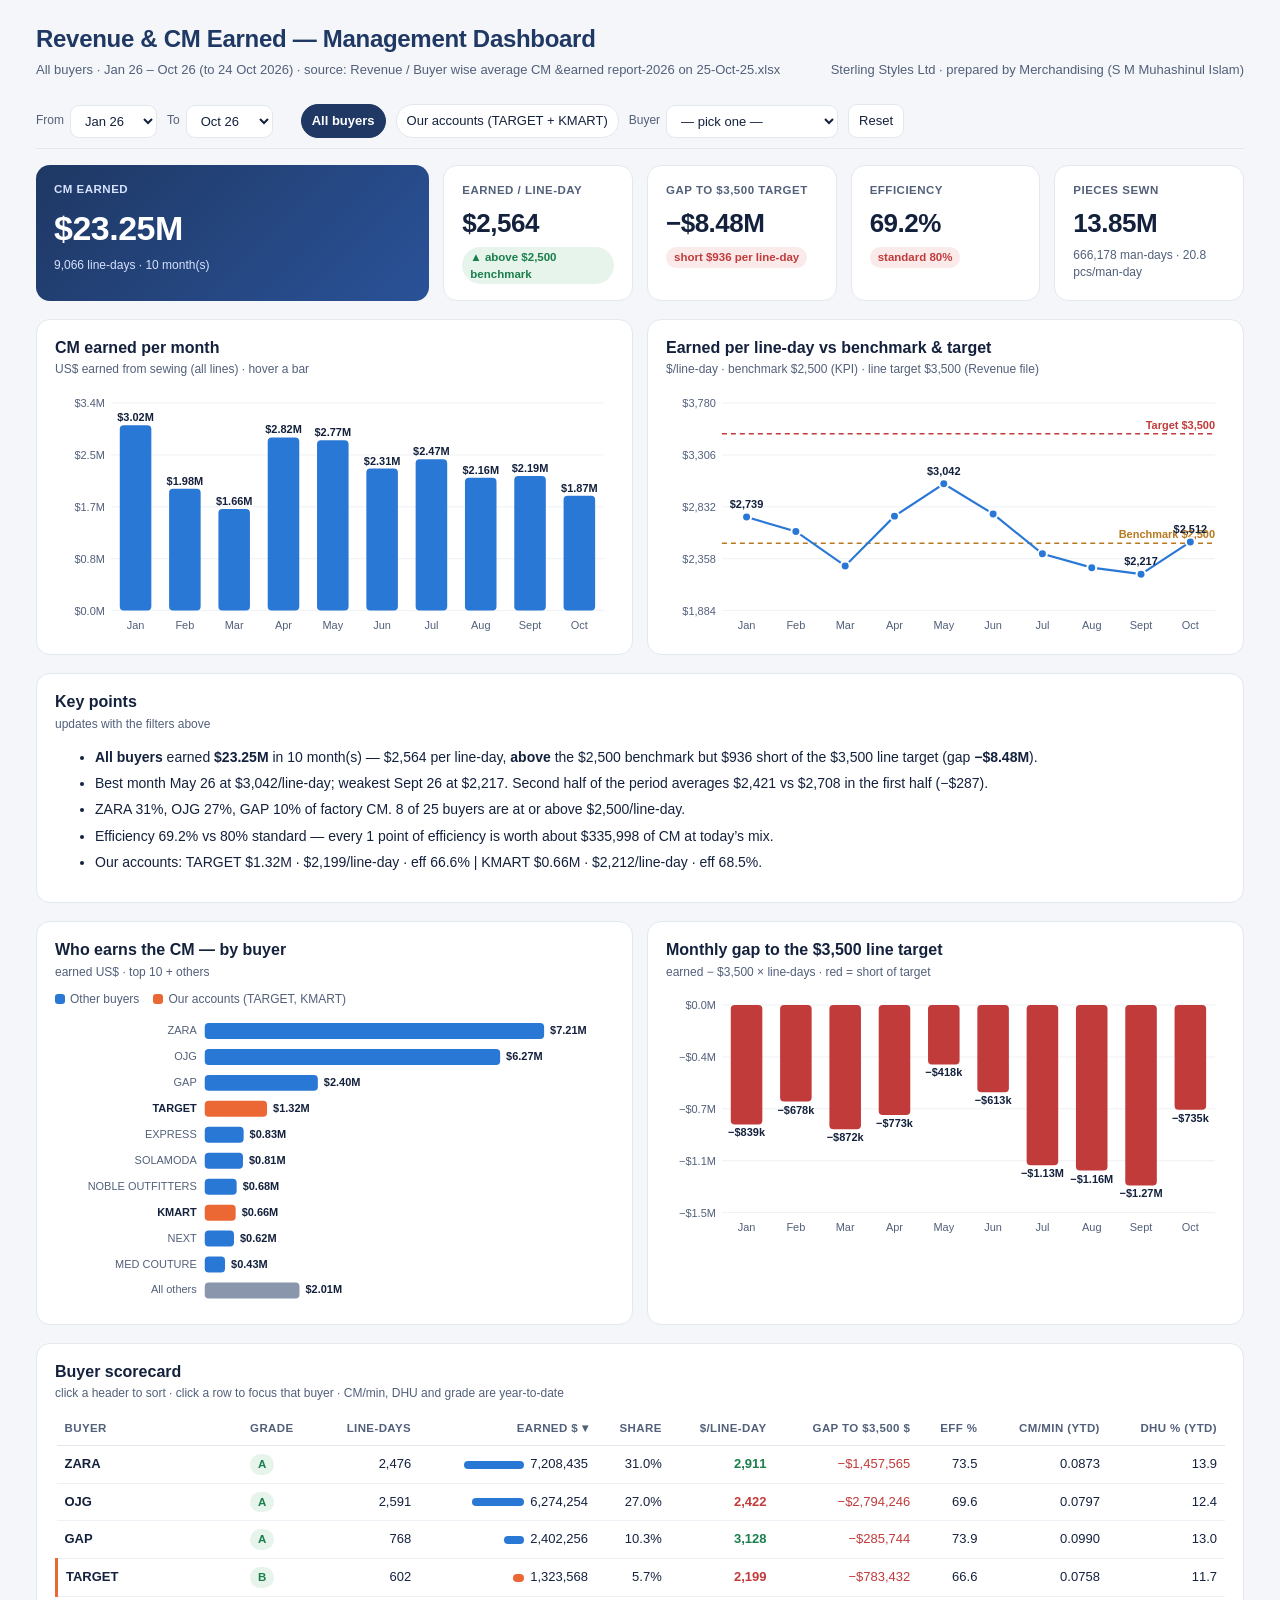
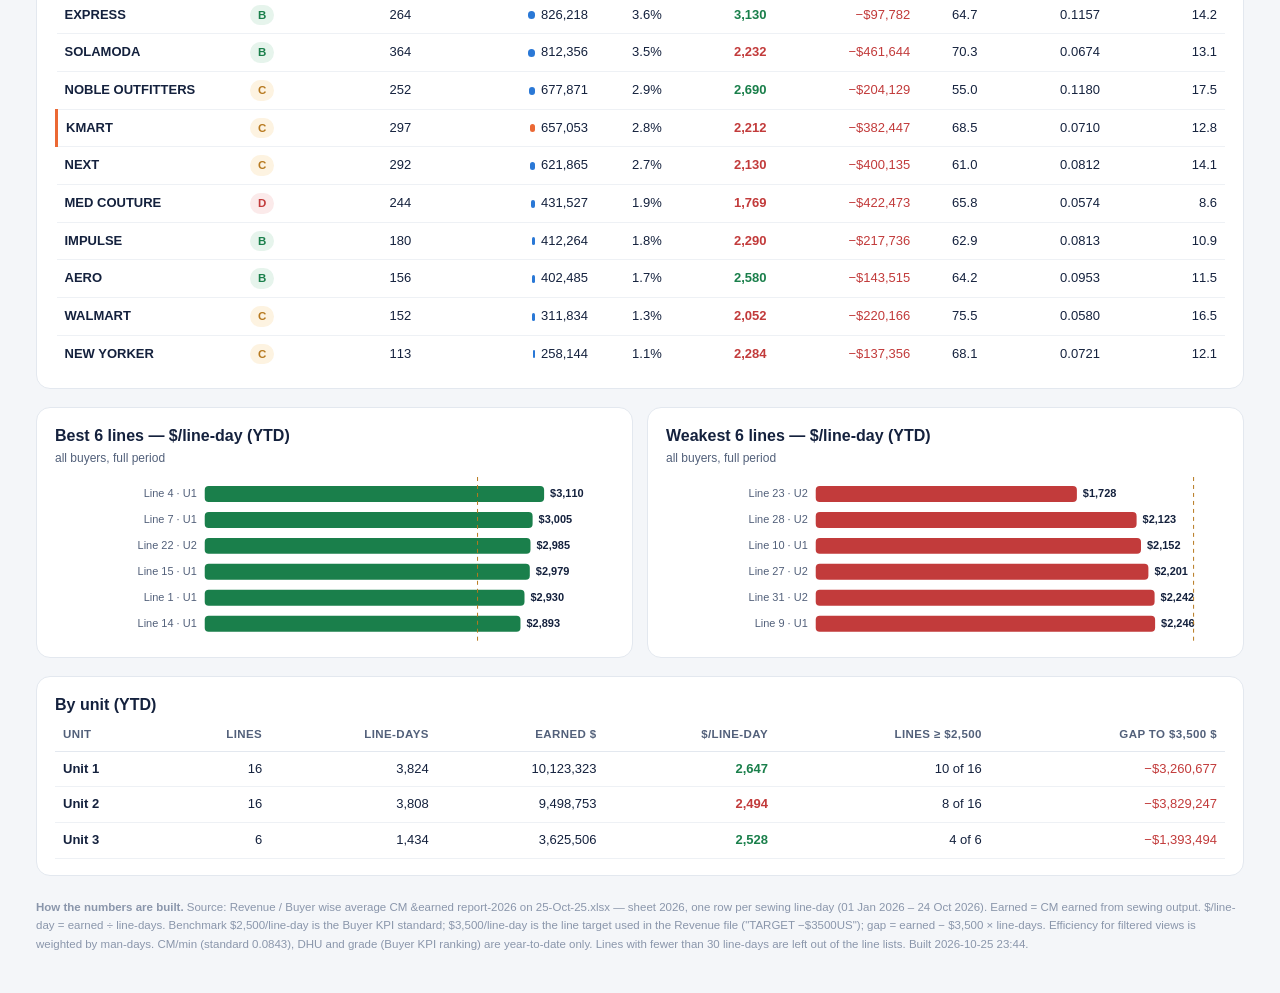
<file: reports/revenue/Revenue_CM_Management_Dashboard.html>
<!doctype html>
<html lang="en"><head><meta charset="utf-8"><meta name="viewport" content="width=device-width,initial-scale=1">
<title>Revenue & CM — Management Dashboard</title>
<style>
:root{--bg:#f4f6f9;--card:#fff;--ink:#14213d;--ink2:#52607a;--mut:#8a96ab;--line:#e3e8ef;--grid:#eef1f5;
--s1:#2a78d6;--s2:#eb6834;--ok:#1a7f4b;--okbg:#e6f4ec;--bad:#c23b3b;--badbg:#fbeaea;--warn:#b7791f;--warnbg:#fdf3e1;--navy:#1f3864}
@media (prefers-color-scheme:dark){:root:where(:not([data-theme="light"])){--bg:#12161d;--card:#1b212b;--ink:#eef2f8;--ink2:#b9c3d3;--mut:#8792a5;--line:#2c3542;--grid:#252d39;
--s1:#3987e5;--s2:#d95926;--ok:#3fb67a;--okbg:#17352a;--bad:#e66767;--badbg:#3a1f22;--warn:#e0a84a;--warnbg:#3a2f1a;--navy:#9db7e8}}
:root[data-theme="dark"]{--bg:#12161d;--card:#1b212b;--ink:#eef2f8;--ink2:#b9c3d3;--mut:#8792a5;--line:#2c3542;--grid:#252d39;
--s1:#3987e5;--s2:#d95926;--ok:#3fb67a;--okbg:#17352a;--bad:#e66767;--badbg:#3a1f22;--warn:#e0a84a;--warnbg:#3a2f1a;--navy:#9db7e8}
*{box-sizing:border-box}body{margin:0;background:var(--bg);color:var(--ink);font:14px/1.45 -apple-system,BlinkMacSystemFont,"Segoe UI",Roboto,Arial,sans-serif}
.wrap{max-width:1240px;margin:0 auto;padding:22px 16px 40px}
header{display:flex;justify-content:space-between;align-items:flex-end;gap:16px;flex-wrap:wrap;margin-bottom:14px}
h1{font-size:24px;margin:0;color:var(--navy);letter-spacing:-.3px}.sub{color:var(--ink2);font-size:13px;margin-top:4px}
.bar{position:sticky;top:0;z-index:5;background:var(--bg);padding:10px 0;display:flex;gap:10px;flex-wrap:wrap;align-items:center;border-bottom:1px solid var(--line);margin-bottom:16px}
.bar label{font-size:12px;color:var(--ink2);display:flex;gap:6px;align-items:center}
select,button{font:inherit;font-size:13px;padding:7px 10px;border:1px solid var(--line);border-radius:9px;background:var(--card);color:var(--ink);cursor:pointer}
.chip{border-radius:999px}.chip.on{background:var(--navy);color:var(--card);border-color:var(--navy);font-weight:600}
.grid{display:grid;gap:14px}.g6{grid-template-columns:repeat(auto-fit,minmax(150px,1fr))}.g2{grid-template-columns:repeat(auto-fit,minmax(430px,1fr))}
.card{background:var(--card);border:1px solid var(--line);border-radius:14px;padding:16px 18px}
.tile .l{font-size:11.5px;text-transform:uppercase;letter-spacing:.5px;color:var(--ink2);font-weight:600}.tile .v{font-size:26px;font-weight:750;margin:6px 0 4px;letter-spacing:-.5px}.tile .f{font-size:12px;color:var(--ink2)}
.hero{grid-column:span 2;background:linear-gradient(135deg,#1f3864,#2a5298);color:#fff;border:0}.hero .l,.hero .f{color:#d6e2ff}.hero .v{font-size:34px}
.pill{display:inline-block;font-size:11.5px;font-weight:650;padding:2px 8px;border-radius:999px}.ok{background:var(--okbg);color:var(--ok)}.bad{background:var(--badbg);color:var(--bad)}.warn{background:var(--warnbg);color:var(--warn)}
h2{font-size:16px;margin:0 0 2px}.cap{font-size:12px;color:var(--ink2);margin-bottom:10px}
section{margin-top:18px}
svg text{fill:var(--ink2);font-size:11px}svg .val{fill:var(--ink);font-weight:600}
.tip{position:fixed;pointer-events:none;background:var(--ink);color:var(--card);font-size:12px;padding:7px 9px;border-radius:8px;opacity:0;transition:opacity .1s;z-index:20;max-width:260px}
table{width:100%;border-collapse:collapse;font-size:13px}th{font-size:11.5px;text-transform:uppercase;letter-spacing:.4px;color:var(--ink2);text-align:left;padding:8px;border-bottom:1px solid var(--line);cursor:pointer;white-space:nowrap;background:var(--card);position:sticky;top:0}
td{padding:8px;border-bottom:1px solid var(--grid)}td.n,th.n{text-align:right}tr.ours td:first-child{border-left:3px solid var(--s2)}tbody tr:hover{background:var(--grid)}
.tbl{max-height:560px;overflow:auto}.mini{display:inline-block;height:8px;border-radius:4px;background:var(--s1);vertical-align:middle;margin-right:6px}
.take li{margin:6px 0}.legend{display:flex;gap:14px;font-size:12px;color:var(--ink2);margin-bottom:6px;flex-wrap:wrap}.legend i{display:inline-block;width:10px;height:10px;border-radius:3px;margin-right:5px;vertical-align:-1px}
.foot{font-size:11.5px;color:var(--mut);margin-top:22px;line-height:1.6}
@media (max-width:640px){.hero{grid-column:span 1}.g2{grid-template-columns:1fr}h1{font-size:20px}}
@media print{.bar{position:static}.tip{display:none}body{background:#fff}}
</style></head><body><div class="wrap">
<header><div><h1>Revenue &amp; CM Earned — Management Dashboard</h1><div class="sub" id="sub"></div></div><div class="sub">Sterling Styles Ltd · prepared by Merchandising (S M Muhashinul Islam)</div></header>
<div class="bar">
  <label>From <select id="mFrom"></select></label><label>To <select id="mTo"></select></label>
  <span style="width:8px"></span>
  <button class="chip" data-v="all">All buyers</button><button class="chip" data-v="ours">Our accounts (TARGET + KMART)</button>
  <label>Buyer <select id="bSel"><option value="">— pick one —</option></select></label>
  <button id="reset">Reset</button>
</div>
<div class="grid g6" id="tiles"></div>
<section class="grid g2">
  <div class="card"><h2>CM earned per month</h2><div class="cap">US$ earned from sewing (all lines) · hover a bar</div><div id="cMon"></div></div>
  <div class="card"><h2>Earned per line-day vs benchmark &amp; target</h2><div class="cap">$/line-day · benchmark $2,500 (KPI) · line target $3,500 (Revenue file)</div><div id="cYld"></div></div>
</section>
<section class="card"><h2>Key points</h2><div class="cap">updates with the filters above</div><ul class="take" id="take"></ul></section>
<section class="grid g2">
  <div class="card"><h2>Who earns the CM — by buyer</h2><div class="cap">earned US$ · top 10 + others</div><div class="legend"><span><i style="background:var(--s1)"></i>Other buyers</span><span><i style="background:var(--s2)"></i>Our accounts (TARGET, KMART)</span></div><div id="cBuy"></div></div>
  <div class="card"><h2>Monthly gap to the $3,500 line target</h2><div class="cap">earned − $3,500 × line-days · red = short of target</div><div id="cGap"></div></div>
</section>
<section class="card"><h2>Buyer scorecard</h2><div class="cap">click a header to sort · click a row to focus that buyer · CM/min, DHU and grade are year-to-date</div><div class="tbl"><table id="tBuy"></table></div></section>
<section class="grid g2">
  <div class="card"><h2>Best 6 lines — $/line-day (YTD)</h2><div class="cap">all buyers, full period</div><div id="lTop"></div></div>
  <div class="card"><h2>Weakest 6 lines — $/line-day (YTD)</h2><div class="cap">all buyers, full period</div><div id="lBot"></div></div>
</section>
<section class="card"><h2>By unit (YTD)</h2><div class="tbl"><table id="tUnit"></table></div></section>
<div class="foot" id="foot"></div>
</div><div class="tip" id="tip"></div>
<script>
const D={
"source": "Buyer wise average CM &earned report-2026 on 25-Oct-25.xlsx",
"period": "01 Jan 2026 – 24 Oct 2026",
"generated": "2026-10-25 23:44",
"bm": 2500,
"target": 3500,
"stdEff": 80,
"stdCm": 0.0843,
"factory": {
"ld": 9066,
"days": 239,
"manDays": 666178,
"op": 531400,
"hp": 134778,
"avgMpLine": 73.5,
"avgMpDay": 2787.4,
"helperPct": 20.2,
"pcs": 13850314,
"prodMin": 278034927,
"availMin": 401844848,
"eff": 69.2,
"pcsMan": 20.8,
"earned": 23247582.24,
"earnedMan": 34.9,
"earnedLine": 2564.3,
"cmMin": 0.0836,
"smv": 20.07,
"dhu": 13.2,
"whrs": 10.04,
"styles": 533,
"lines": 38
},
"buyers": [
{
"buyer": "OJG",
"ld": 2591,
"earned": 6274253.62,
"share": 27.9,
"yld": 2421.6,
"eff": 69.6,
"cmMin": 0.0797,
"pcs": 4110719,
"smv": 19.15,
"dhu": 12.4,
"mp": 71.8,
"earnedMan": 33.71,
"styles": 71,
"lines": 36,
"pl": -2794246.38,
"tgt": 9068500,
"scope": "other",
"grade": "A",
"rank": 3,
"score": 94.1
},
{
"buyer": "ZARA",
"ld": 2476,
"earned": 7208435.25,
"share": 27.8,
"yld": 2911.3,
"eff": 73.5,
"cmMin": 0.0873,
"pcs": 3807063,
"smv": 21.68,
"dhu": 13.9,
"mp": 74.7,
"earnedMan": 38.96,
"styles": 82,
"lines": 27,
"pl": -1457564.75,
"tgt": 8666000,
"scope": "other",
"grade": "A",
"rank": 1,
"score": 96.2
},
{
"buyer": "GAP",
"ld": 768,
"earned": 2402256.4,
"share": 8.4,
"yld": 3127.9,
"eff": 73.9,
"cmMin": 0.099,
"pcs": 1273072,
"smv": 19.06,
"dhu": 13,
"mp": 72.7,
"earnedMan": 43.04,
"styles": 50,
"lines": 8,
"pl": -285743.6,
"tgt": 2688000,
"scope": "other",
"grade": "A",
"rank": 2,
"score": 94.2
},
{
"buyer": "TARGET",
"ld": 602,
"earned": 1323568.2,
"share": 6.6,
"yld": 2198.6,
"eff": 66.6,
"cmMin": 0.0758,
"pcs": 805583,
"smv": 21.68,
"dhu": 11.7,
"mp": 72.7,
"earnedMan": 30.23,
"styles": 96,
"lines": 12,
"pl": -783431.8,
"tgt": 2107000,
"scope": "ours",
"grade": "B",
"rank": 4,
"score": 78.2
},
{
"buyer": "SOLAMODA",
"ld": 364,
"earned": 812356.4,
"share": 4.2,
"yld": 2231.7,
"eff": 70.3,
"cmMin": 0.0674,
"pcs": 529040,
"smv": 22.8,
"dhu": 13.1,
"mp": 76.5,
"earnedMan": 29.16,
"styles": 18,
"lines": 10,
"pl": -461643.6,
"tgt": 1274000,
"scope": "other",
"grade": "B",
"rank": 7,
"score": 75.6
},
{
"buyer": "KMART",
"ld": 297,
"earned": 657053,
"share": 3.3,
"yld": 2212.3,
"eff": 68.5,
"cmMin": 0.071,
"pcs": 620930,
"smv": 14.91,
"dhu": 12.8,
"mp": 74.9,
"earnedMan": 29.54,
"styles": 4,
"lines": 9,
"pl": -382447,
"tgt": 1039500,
"scope": "ours",
"grade": "C",
"rank": 10,
"score": 74.6
},
{
"buyer": "NEXT",
"ld": 292,
"earned": 621864.6,
"share": 3.1,
"yld": 2129.7,
"eff": 61,
"cmMin": 0.0812,
"pcs": 452302,
"smv": 16.94,
"dhu": 14.1,
"mp": 71.5,
"earnedMan": 29.79,
"styles": 56,
"lines": 8,
"pl": -400135.4,
"tgt": 1022000,
"scope": "other",
"grade": "C",
"rank": 12,
"score": 71
},
{
"buyer": "EXPRESS",
"ld": 264,
"earned": 826217.5,
"share": 3,
"yld": 3129.6,
"eff": 64.7,
"cmMin": 0.1157,
"pcs": 336685,
"smv": 21.2,
"dhu": 14.2,
"mp": 74.7,
"earnedMan": 41.89,
"styles": 58,
"lines": 4,
"pl": -97782.5,
"tgt": 924000,
"scope": "other",
"grade": "B",
"rank": 6,
"score": 77.4
},
{
"buyer": "NOBLE OUTFITTERS",
"ld": 252,
"earned": 677870.64,
"share": 2.8,
"yld": 2690,
"eff": 55,
"cmMin": 0.118,
"pcs": 240943,
"smv": 23.85,
"dhu": 17.5,
"mp": 73.3,
"earnedMan": 36.7,
"styles": 24,
"lines": 8,
"pl": -204129.36,
"tgt": 882000,
"scope": "other",
"grade": "C",
"rank": 9,
"score": 74.8
},
{
"buyer": "MED COUTURE",
"ld": 244,
"earned": 431527,
"share": 2.8,
"yld": 1768.6,
"eff": 65.8,
"cmMin": 0.0574,
"pcs": 348570,
"smv": 21.57,
"dhu": 8.6,
"mp": 75.6,
"earnedMan": 23.4,
"styles": 14,
"lines": 2,
"pl": -422473,
"tgt": 854000,
"scope": "other",
"grade": "D",
"rank": 16,
"score": 63.1
},
{
"buyer": "IMPULSE",
"ld": 180,
"earned": 412264,
"share": 2,
"yld": 2290.4,
"eff": 62.9,
"cmMin": 0.0813,
"pcs": 252030,
"smv": 20.13,
"dhu": 10.9,
"mp": 75.3,
"earnedMan": 30.41,
"styles": 10,
"lines": 6,
"pl": -217736,
"tgt": 630000,
"scope": "other",
"grade": "B",
"rank": 8,
"score": 75.6
},
{
"buyer": "WALMART",
"ld": 152,
"earned": 311833.6,
"share": 1.8,
"yld": 2051.5,
"eff": 75.5,
"cmMin": 0.058,
"pcs": 299840,
"smv": 17.94,
"dhu": 16.5,
"mp": 80.5,
"earnedMan": 25.47,
"styles": 1,
"lines": 4,
"pl": -220166.4,
"tgt": 532000,
"scope": "other",
"grade": "C",
"rank": 15,
"score": 66.3
},
{
"buyer": "AERO",
"ld": 156,
"earned": 402484.6,
"share": 1.6,
"yld": 2580,
"eff": 64.2,
"cmMin": 0.0953,
"pcs": 278999,
"smv": 15.14,
"dhu": 11.5,
"mp": 68.3,
"earnedMan": 37.78,
"styles": 8,
"lines": 9,
"pl": -143515.4,
"tgt": 546000,
"scope": "other",
"grade": "B",
"rank": 5,
"score": 78
},
{
"buyer": "CARREFOUR",
"ld": 123,
"earned": 218519.68,
"share": 1.4,
"yld": 1776.6,
"eff": 50.3,
"cmMin": 0.078,
"pcs": 106538,
"smv": 26.29,
"dhu": 18.2,
"mp": 73.5,
"earnedMan": 24.18,
"styles": 13,
"lines": 4,
"pl": -211980.32,
"tgt": 430500,
"scope": "other",
"grade": "D",
"rank": 17,
"score": 60.3
},
{
"buyer": "NEW YORKER",
"ld": 113,
"earned": 258144.2,
"share": 1.3,
"yld": 2284.5,
"eff": 68.1,
"cmMin": 0.0721,
"pcs": 172955,
"smv": 20.71,
"dhu": 12.1,
"mp": 74.1,
"earnedMan": 30.84,
"styles": 4,
"lines": 6,
"pl": -137355.8,
"tgt": 395500,
"scope": "other",
"grade": "C",
"rank": 11,
"score": 72.8
},
{
"buyer": "LAGER",
"ld": 68,
"earned": 142959,
"share": 0.8,
"yld": 2102.3,
"eff": 60.5,
"cmMin": 0.0758,
"pcs": 80420,
"smv": 23.45,
"dhu": 12.5,
"mp": 76.9,
"earnedMan": 27.33,
"styles": 4,
"lines": 5,
"pl": -95041,
"tgt": 238000,
"scope": "other",
"grade": "C",
"rank": 13,
"score": 67.6
},
{
"buyer": "TRIBAL",
"ld": 49,
"earned": 126375,
"share": 0.5,
"yld": 2579.1,
"eff": 51.1,
"cmMin": 0.1157,
"pcs": 50550,
"smv": 21.61,
"dhu": 23,
"mp": 69.8,
"earnedMan": 36.94,
"styles": 10,
"lines": 2,
"pl": -45125,
"tgt": 171500,
"scope": "other",
"grade": "C",
"rank": 14,
"score": 66.4
},
{
"buyer": "LUCKY BRAND",
"ld": 18,
"earned": 34620,
"share": 0.2,
"yld": 1923.3,
"eff": 49.1,
"cmMin": 0.0757,
"pcs": 11740,
"smv": 38.97,
"dhu": 21.5,
"mp": 74.8,
"earnedMan": 25.72,
"styles": 1,
"lines": 1,
"pl": -28380,
"tgt": 63000,
"scope": "other",
"grade": "—",
"rank": null,
"score": null
},
{
"buyer": "PULL & BEAR",
"ld": 17,
"earned": 29536.8,
"share": 0.2,
"yld": 1737.5,
"eff": 52.2,
"cmMin": 0.0774,
"pcs": 17070,
"smv": 22.35,
"dhu": 16.1,
"mp": 74.3,
"earnedMan": 23.39,
"styles": 1,
"lines": 2,
"pl": -29963.2,
"tgt": 59500,
"scope": "other",
"grade": "—",
"rank": null,
"score": null
},
{
"buyer": "BUSS PRO",
"ld": 11,
"earned": 9157.5,
"share": 0.1,
"yld": 832.5,
"eff": 57.7,
"cmMin": 0.0456,
"pcs": 24420,
"smv": 8.23,
"dhu": 11.8,
"mp": 61.4,
"earnedMan": 13.57,
"styles": 1,
"lines": 1,
"pl": -29342.5,
"tgt": 38500,
"scope": "other",
"grade": "—",
"rank": null,
"score": null
},
{
"buyer": "CIRCULAR JEAN",
"ld": 9,
"earned": 20969.75,
"share": 0.1,
"yld": 2330,
"eff": 48.2,
"cmMin": 0.0965,
"pcs": 11335,
"smv": 19.18,
"dhu": 12.3,
"mp": 70.1,
"earnedMan": 33.23,
"styles": 1,
"lines": 1,
"pl": -10530.25,
"tgt": 31500,
"scope": "other",
"grade": "—",
"rank": null,
"score": null
},
{
"buyer": "FAKE GODS",
"ld": 9,
"earned": 27024,
"share": 0.1,
"yld": 3002.7,
"eff": 37.8,
"cmMin": 0.1883,
"pcs": 9030,
"smv": 15.89,
"dhu": 11.1,
"mp": 66.7,
"earnedMan": 45.04,
"styles": 2,
"lines": 2,
"pl": -4476,
"tgt": 31500,
"scope": "other",
"grade": "—",
"rank": null,
"score": null
},
{
"buyer": "JOULES",
"ld": 6,
"earned": 17560,
"share": 0.1,
"yld": 2926.7,
"eff": 39.6,
"cmMin": 0.1504,
"pcs": 5350,
"smv": 21.82,
"dhu": 14.1,
"mp": 75.7,
"earnedMan": 38.68,
"styles": 2,
"lines": 2,
"pl": -3440,
"tgt": 21000,
"scope": "other",
"grade": "—",
"rank": null,
"score": null
},
{
"buyer": "SSL",
"ld": 4,
"earned": 0,
"share": 0,
"yld": 0,
"eff": 50.2,
"cmMin": 0,
"pcs": 4780,
"smv": 19.01,
"dhu": 12.2,
"mp": 74.2,
"earnedMan": 0,
"styles": 1,
"lines": 4,
"pl": -14000,
"tgt": 14000,
"scope": "other",
"grade": "—",
"rank": null,
"score": null
},
{
"buyer": "RAGNO",
"ld": 1,
"earned": 731.5,
"share": 0,
"yld": 731.5,
"eff": 14.1,
"cmMin": 0.0923,
"pcs": 350,
"smv": 22.65,
"dhu": 13,
"mp": 74,
"earnedMan": 9.89,
"styles": 1,
"lines": 1,
"pl": -2768.5,
"tgt": 3500,
"scope": "other",
"grade": "—",
"rank": null,
"score": null
}
],
"monthly": [
{
"month": "2026-01",
"ld": 1102,
"earned": 3017840.52,
"yld": 2738.5,
"eff": 76.6,
"cmMin": 0.083,
"pcs": 1728312,
"dhu": 12.1,
"mp": 2778.3,
"pl": -839159.48,
"tgt": 3857000,
"prodMin": 36374915,
"availMin": 47472559
},
{
"month": "2026-02",
"ld": 760,
"earned": 1981606.2,
"yld": 2607.4,
"eff": 76.3,
"cmMin": 0.0882,
"pcs": 1088300,
"dhu": 11.6,
"mp": 2800.9,
"pl": -678393.8,
"tgt": 2660000,
"prodMin": 22462545,
"availMin": 29438815
},
{
"month": "2026-03",
"ld": 722,
"earned": 1655087.4,
"yld": 2292.4,
"eff": 72.8,
"cmMin": 0.0856,
"pcs": 981230,
"dhu": 12.1,
"mp": 2788.4,
"pl": -871912.6000000001,
"tgt": 2527000,
"prodMin": 19335914,
"availMin": 26568544
},
{
"month": "2026-04",
"ld": 1026,
"earned": 2818392.1,
"yld": 2747,
"eff": 71.6,
"cmMin": 0.0863,
"pcs": 1782761,
"dhu": 11.1,
"mp": 2800.3,
"pl": -772607.8999999999,
"tgt": 3591000,
"prodMin": 32645901,
"availMin": 45603654
},
{
"month": "2026-05",
"ld": 912,
"earned": 2774086.5,
"yld": 3041.8,
"eff": 69.3,
"cmMin": 0.0849,
"pcs": 1687268,
"dhu": 12,
"mp": 2811.4,
"pl": -417913.5,
"tgt": 3192000,
"prodMin": 32687903,
"availMin": 47139985
},
{
"month": "2026-06",
"ld": 836,
"earned": 2313269.9,
"yld": 2767.1,
"eff": 67.1,
"cmMin": 0.0844,
"pcs": 1332951,
"dhu": 13.8,
"mp": 2804.7,
"pl": -612730.1000000001,
"tgt": 2926000,
"prodMin": 27424200,
"availMin": 40875065
},
{
"month": "2026-07",
"ld": 1026,
"earned": 2465635.2,
"yld": 2403.2,
"eff": 64.5,
"cmMin": 0.08,
"pcs": 1403415,
"dhu": 14.1,
"mp": 2810.9,
"pl": -1125364.7999999998,
"tgt": 3591000,
"prodMin": 30818951,
"availMin": 47770554
},
{
"month": "2026-08",
"ld": 950,
"earned": 2162484.88,
"yld": 2276.3,
"eff": 65.7,
"cmMin": 0.0808,
"pcs": 1249112,
"dhu": 14.7,
"mp": 2851.9,
"pl": -1162515.12,
"tgt": 3325000,
"prodMin": 26751596,
"availMin": 40688542
},
{
"month": "2026-09",
"ld": 988,
"earned": 2190431.45,
"yld": 2217,
"eff": 65.4,
"cmMin": 0.0816,
"pcs": 1370273,
"dhu": 15.9,
"mp": 2749,
"pl": -1267568.5499999998,
"tgt": 3458000,
"prodMin": 26838522,
"availMin": 41028363
},
{
"month": "2026-10",
"ld": 744,
"earned": 1868748.09,
"yld": 2511.8,
"eff": 64.4,
"cmMin": 0.0823,
"pcs": 1226692,
"dhu": 14.1,
"mp": 2657.9,
"pl": -735251.9099999999,
"tgt": 2604000,
"prodMin": 22694480,
"availMin": 35258766
}
],
"lines": [
{
"line": 1,
"ld": 239,
"earned": 700335.7,
"yld": 2930.3,
"eff": 69.4,
"cmMin": 0.0949,
"dhu": 14.5,
"unit": "unit-1"
},
{
"line": 2,
"ld": 239,
"earned": 572868.1,
"yld": 2396.9,
"eff": 62.7,
"cmMin": 0.0902,
"dhu": 13.7,
"unit": "unit-1"
},
{
"line": 3,
"ld": 239,
"earned": 609028.4,
"yld": 2548.2,
"eff": 68.2,
"cmMin": 0.0842,
"dhu": 13,
"unit": "unit-1"
},
{
"line": 4,
"ld": 239,
"earned": 743287.6,
"yld": 3110,
"eff": 67.1,
"cmMin": 0.1104,
"dhu": 13.3,
"unit": "unit-1"
},
{
"line": 5,
"ld": 239,
"earned": 590626.7,
"yld": 2471.2,
"eff": 61.4,
"cmMin": 0.0953,
"dhu": 14.2,
"unit": "unit-1"
},
{
"line": 6,
"ld": 239,
"earned": 674043,
"yld": 2820.3,
"eff": 68.4,
"cmMin": 0.1,
"dhu": 14.2,
"unit": "unit-1"
},
{
"line": 7,
"ld": 239,
"earned": 718066.7,
"yld": 3004.5,
"eff": 68.5,
"cmMin": 0.1014,
"dhu": 14.1,
"unit": "unit-1"
},
{
"line": 8,
"ld": 239,
"earned": 655983.5,
"yld": 2744.7,
"eff": 71.9,
"cmMin": 0.0909,
"dhu": 15.3,
"unit": "unit-1"
},
{
"line": 9,
"ld": 239,
"earned": 536681.95,
"yld": 2245.5,
"eff": 61.7,
"cmMin": 0.0878,
"dhu": 12.1,
"unit": "unit-1"
},
{
"line": 10,
"ld": 239,
"earned": 514363.17,
"yld": 2152.1,
"eff": 61.5,
"cmMin": 0.0824,
"dhu": 14.1,
"unit": "unit-1"
},
{
"line": 11,
"ld": 239,
"earned": 604272.9,
"yld": 2528.3,
"eff": 62.3,
"cmMin": 0.0902,
"dhu": 16.7,
"unit": "unit-1"
},
{
"line": 12,
"ld": 239,
"earned": 545542.7,
"yld": 2282.6,
"eff": 62.3,
"cmMin": 0.0831,
"dhu": 12.9,
"unit": "unit-1"
},
{
"line": 13,
"ld": 239,
"earned": 597250.45,
"yld": 2499,
"eff": 70.2,
"cmMin": 0.0806,
"dhu": 14.3,
"unit": "unit-1"
},
{
"line": 14,
"ld": 239,
"earned": 691488.6,
"yld": 2893.3,
"eff": 74.3,
"cmMin": 0.0849,
"dhu": 21.7,
"unit": "unit-1"
},
{
"line": 15,
"ld": 239,
"earned": 711933.8,
"yld": 2978.8,
"eff": 77,
"cmMin": 0.0837,
"dhu": 20,
"unit": "unit-1"
},
{
"line": 16,
"ld": 239,
"earned": 657549.7,
"yld": 2751.3,
"eff": 80.4,
"cmMin": 0.084,
"dhu": 13.7,
"unit": "unit-1"
},
{
"line": 17,
"ld": 238,
"earned": 686447.5,
"yld": 2884.2,
"eff": 68,
"cmMin": 0.0891,
"dhu": 9.6,
"unit": "unit-2"
},
{
"line": 18,
"ld": 238,
"earned": 676914.6,
"yld": 2844.2,
"eff": 75,
"cmMin": 0.0778,
"dhu": 11.5,
"unit": "unit-2"
},
{
"line": 19,
"ld": 238,
"earned": 678718.5,
"yld": 2851.8,
"eff": 71.7,
"cmMin": 0.0839,
"dhu": 10.5,
"unit": "unit-2"
},
{
"line": 20,
"ld": 238,
"earned": 579914,
"yld": 2436.6,
"eff": 67.5,
"cmMin": 0.0785,
"dhu": 10,
"unit": "unit-2"
},
{
"line": 21,
"ld": 238,
"earned": 644672.34,
"yld": 2708.7,
"eff": 67.6,
"cmMin": 0.0846,
"dhu": 13.9,
"unit": "unit-2"
},
{
"line": 22,
"ld": 238,
"earned": 710448.5,
"yld": 2985.1,
"eff": 74.7,
"cmMin": 0.0815,
"dhu": 10.5,
"unit": "unit-2"
},
{
"line": 23,
"ld": 238,
"earned": 411248,
"yld": 1727.9,
"eff": 63.3,
"cmMin": 0.0571,
"dhu": 9.2,
"unit": "unit-2"
},
{
"line": 24,
"ld": 238,
"earned": 542556,
"yld": 2279.6,
"eff": 64.9,
"cmMin": 0.0736,
"dhu": 10.6,
"unit": "unit-2"
},
{
"line": 25,
"ld": 238,
"earned": 595667,
"yld": 2502.8,
"eff": 57.9,
"cmMin": 0.0879,
"dhu": 13.5,
"unit": "unit-2"
},
{
"line": 26,
"ld": 238,
"earned": 631537,
"yld": 2653.5,
"eff": 70.6,
"cmMin": 0.0786,
"dhu": 12.7,
"unit": "unit-2"
},
{
"line": 27,
"ld": 238,
"earned": 523831.2,
"yld": 2201,
"eff": 69.1,
"cmMin": 0.0767,
"dhu": 14.3,
"unit": "unit-2"
},
{
"line": 28,
"ld": 238,
"earned": 505272.2,
"yld": 2123,
"eff": 61.8,
"cmMin": 0.0751,
"dhu": 13,
"unit": "unit-2"
},
{
"line": 29,
"ld": 238,
"earned": 585458.5,
"yld": 2459.9,
"eff": 77,
"cmMin": 0.0758,
"dhu": 9.9,
"unit": "unit-2"
},
{
"line": 30,
"ld": 238,
"earned": 621456.4,
"yld": 2611.2,
"eff": 79.4,
"cmMin": 0.072,
"dhu": 13.8,
"unit": "unit-2"
},
{
"line": 31,
"ld": 238,
"earned": 533625.1,
"yld": 2242.1,
"eff": 70.5,
"cmMin": 0.0708,
"dhu": 13.6,
"unit": "unit-2"
},
{
"line": 32,
"ld": 238,
"earned": 570986.1,
"yld": 2399.1,
"eff": 65.9,
"cmMin": 0.082,
"dhu": 11.7,
"unit": "unit-2"
},
{
"line": 33,
"ld": 239,
"earned": 602463.93,
"yld": 2520.8,
"eff": 67.4,
"cmMin": 0.0882,
"dhu": 13.8,
"unit": "unit-3"
},
{
"line": 34,
"ld": 239,
"earned": 589509.37,
"yld": 2466.6,
"eff": 77.5,
"cmMin": 0.0779,
"dhu": 10.2,
"unit": "unit-3"
},
{
"line": 35,
"ld": 239,
"earned": 571438.09,
"yld": 2391,
"eff": 72.3,
"cmMin": 0.0789,
"dhu": 13.3,
"unit": "unit-3"
},
{
"line": 36,
"ld": 239,
"earned": 609534.17,
"yld": 2550.4,
"eff": 74.4,
"cmMin": 0.0862,
"dhu": 12.6,
"unit": "unit-3"
},
{
"line": 37,
"ld": 239,
"earned": 647436.08,
"yld": 2708.9,
"eff": 76.8,
"cmMin": 0.0868,
"dhu": 12.5,
"unit": "unit-3"
},
{
"line": 38,
"ld": 239,
"earned": 605124.68,
"yld": 2531.9,
"eff": 70.3,
"cmMin": 0.0817,
"dhu": 11.6,
"unit": "unit-3"
}
],
"ranking": [
{
"buyer": "ZARA",
"rank": 1,
"score": 96.2,
"grade": "A"
},
{
"buyer": "GAP",
"rank": 2,
"score": 94.2,
"grade": "A"
},
{
"buyer": "OJG",
"rank": 3,
"score": 94.1,
"grade": "A"
},
{
"buyer": "TARGET",
"rank": 4,
"score": 78.2,
"grade": "B"
},
{
"buyer": "AERO",
"rank": 5,
"score": 78,
"grade": "B"
},
{
"buyer": "EXPRESS",
"rank": 6,
"score": 77.4,
"grade": "B"
},
{
"buyer": "SOLAMODA",
"rank": 7,
"score": 75.6,
"grade": "B"
},
{
"buyer": "IMPULSE",
"rank": 8,
"score": 75.6,
"grade": "B"
},
{
"buyer": "NOBLE OUTFITTERS",
"rank": 9,
"score": 74.8,
"grade": "C"
},
{
"buyer": "KMART",
"rank": 10,
"score": 74.6,
"grade": "C"
},
{
"buyer": "NEW YORKER",
"rank": 11,
"score": 72.8,
"grade": "C"
},
{
"buyer": "NEXT",
"rank": 12,
"score": 71,
"grade": "C"
},
{
"buyer": "LAGER",
"rank": 13,
"score": 67.6,
"grade": "C"
},
{
"buyer": "TRIBAL",
"rank": 14,
"score": 66.4,
"grade": "C"
},
{
"buyer": "WALMART",
"rank": 15,
"score": 66.3,
"grade": "C"
},
{
"buyer": "MED COUTURE",
"rank": 16,
"score": 63.1,
"grade": "D"
},
{
"buyer": "CARREFOUR",
"rank": 17,
"score": 60.3,
"grade": "D"
}
],
"note": "Profit/loss = Earned − $3,500 × line-days (the file's 'TARGET -$3500US')",
"rows": [
{
"m": "2026-01",
"b": "OJG",
"ld": 375,
"e": 919314.32,
"md": 27455,
"eff": 78.6,
"pcs": 604512
},
{
"m": "2026-02",
"b": "OJG",
"ld": 167,
"e": 411311.05,
"md": 11645,
"eff": 80.3,
"pcs": 289555
},
{
"m": "2026-03",
"b": "OJG",
"ld": 214,
"e": 440706.6,
"md": 15250,
"eff": 70,
"pcs": 307224
},
{
"m": "2026-04",
"b": "OJG",
"ld": 368,
"e": 997462.9,
"md": 26795,
"eff": 71.1,
"pcs": 656156
},
{
"m": "2026-05",
"b": "OJG",
"ld": 284,
"e": 790456,
"md": 20931,
"eff": 66.4,
"pcs": 497498
},
{
"m": "2026-06",
"b": "OJG",
"ld": 329,
"e": 848458,
"md": 24197,
"eff": 69.5,
"pcs": 540521
},
{
"m": "2026-07",
"b": "OJG",
"ld": 266,
"e": 628164.3,
"md": 18926,
"eff": 70.1,
"pcs": 410630
},
{
"m": "2026-08",
"b": "OJG",
"ld": 129,
"e": 262607.38,
"md": 8921,
"eff": 63.6,
"pcs": 178762
},
{
"m": "2026-09",
"b": "OJG",
"ld": 225,
"e": 441651.1,
"md": 15496,
"eff": 59.2,
"pcs": 269957
},
{
"m": "2026-10",
"b": "OJG",
"ld": 234,
"e": 534121.97,
"md": 16493,
"eff": 62.9,
"pcs": 355904
},
{
"m": "2026-01",
"b": "ZARA",
"ld": 433,
"e": 1311271.9,
"md": 31330,
"eff": 78.3,
"pcs": 710630
},
{
"m": "2026-02",
"b": "ZARA",
"ld": 314,
"e": 859224.05,
"md": 23526,
"eff": 78.7,
"pcs": 429505
},
{
"m": "2026-03",
"b": "ZARA",
"ld": 212,
"e": 549683.1,
"md": 15833,
"eff": 84.8,
"pcs": 317870
},
{
"m": "2026-04",
"b": "ZARA",
"ld": 217,
"e": 662896.7,
"md": 16347,
"eff": 78.3,
"pcs": 376185
},
{
"m": "2026-05",
"b": "ZARA",
"ld": 263,
"e": 816449.3,
"md": 19396,
"eff": 67.5,
"pcs": 455040
},
{
"m": "2026-06",
"b": "ZARA",
"ld": 252,
"e": 839043.4,
"md": 18764,
"eff": 69.2,
"pcs": 429160
},
{
"m": "2026-07",
"b": "ZARA",
"ld": 290,
"e": 803210,
"md": 22506,
"eff": 64.6,
"pcs": 370750
},
{
"m": "2026-08",
"b": "ZARA",
"ld": 246,
"e": 649233.6,
"md": 18857,
"eff": 71.2,
"pcs": 335890
},
{
"m": "2026-09",
"b": "ZARA",
"ld": 148,
"e": 418228,
"md": 10942,
"eff": 76,
"pcs": 217153
},
{
"m": "2026-10",
"b": "ZARA",
"ld": 101,
"e": 299195.2,
"md": 7498,
"eff": 72.4,
"pcs": 164880
},
{
"m": "2026-01",
"b": "GAP",
"ld": 91,
"e": 297792,
"md": 6693,
"eff": 75.6,
"pcs": 135360
},
{
"m": "2026-02",
"b": "GAP",
"ld": 104,
"e": 316382,
"md": 7804,
"eff": 76.2,
"pcs": 143810
},
{
"m": "2026-03",
"b": "GAP",
"ld": 81,
"e": 219599,
"md": 5736,
"eff": 77.4,
"pcs": 110960
},
{
"m": "2026-04",
"b": "GAP",
"ld": 190,
"e": 569537,
"md": 13642,
"eff": 76.9,
"pcs": 360410
},
{
"m": "2026-05",
"b": "GAP",
"ld": 147,
"e": 545766,
"md": 10787,
"eff": 77,
"pcs": 314150
},
{
"m": "2026-06",
"b": "GAP",
"ld": 26,
"e": 81554,
"md": 1985,
"eff": 74.3,
"pcs": 38570
},
{
"m": "2026-07",
"b": "GAP",
"ld": 32,
"e": 92620,
"md": 2417,
"eff": 66.2,
"pcs": 42100
},
{
"m": "2026-08",
"b": "GAP",
"ld": 19,
"e": 50314,
"md": 1358,
"eff": 63.9,
"pcs": 22870
},
{
"m": "2026-09",
"b": "GAP",
"ld": 11,
"e": 23306,
"md": 824,
"eff": 51.8,
"pcs": 10880
},
{
"m": "2026-10",
"b": "GAP",
"ld": 67,
"e": 205386.4,
"md": 4573,
"eff": 58.8,
"pcs": 93962
},
{
"m": "2026-01",
"b": "TARGET",
"ld": 77,
"e": 182354.1,
"md": 5678,
"eff": 65.5,
"pcs": 94390
},
{
"m": "2026-02",
"b": "TARGET",
"ld": 60,
"e": 139728.1,
"md": 4424,
"eff": 74,
"pcs": 79220
},
{
"m": "2026-03",
"b": "TARGET",
"ld": 29,
"e": 48811.5,
"md": 2189,
"eff": 64,
"pcs": 27650
},
{
"m": "2026-04",
"b": "TARGET",
"ld": 24,
"e": 58504,
"md": 1747,
"eff": 74.8,
"pcs": 38050
},
{
"m": "2026-05",
"b": "TARGET",
"ld": 70,
"e": 190369.5,
"md": 5062,
"eff": 71.2,
"pcs": 110700
},
{
"m": "2026-06",
"b": "TARGET",
"ld": 77,
"e": 167623,
"md": 5573,
"eff": 64,
"pcs": 104680
},
{
"m": "2026-07",
"b": "TARGET",
"ld": 106,
"e": 224847,
"md": 7486,
"eff": 65,
"pcs": 148330
},
{
"m": "2026-08",
"b": "TARGET",
"ld": 84,
"e": 168057.5,
"md": 6296,
"eff": 65,
"pcs": 105590
},
{
"m": "2026-09",
"b": "TARGET",
"ld": 56,
"e": 105885.1,
"md": 3941,
"eff": 63.7,
"pcs": 70750
},
{
"m": "2026-10",
"b": "TARGET",
"ld": 19,
"e": 37388.4,
"md": 1393,
"eff": 60,
"pcs": 26223
},
{
"m": "2026-04",
"b": "SOLAMODA",
"ld": 4,
"e": 4466,
"md": 312,
"eff": 41.7,
"pcs": 3080
},
{
"m": "2026-05",
"b": "SOLAMODA",
"ld": 16,
"e": 32668,
"md": 1251,
"eff": 66.5,
"pcs": 22700
},
{
"m": "2026-06",
"b": "SOLAMODA",
"ld": 1,
"e": 1162.5,
"md": 68,
"eff": 36.7,
"pcs": 750
},
{
"m": "2026-07",
"b": "SOLAMODA",
"ld": 133,
"e": 270836,
"md": 10256,
"eff": 61.9,
"pcs": 166170
},
{
"m": "2026-08",
"b": "SOLAMODA",
"ld": 143,
"e": 338307.9,
"md": 11063,
"eff": 75.3,
"pcs": 190920
},
{
"m": "2026-09",
"b": "SOLAMODA",
"ld": 29,
"e": 58711,
"md": 2095,
"eff": 70.9,
"pcs": 48870
},
{
"m": "2026-10",
"b": "SOLAMODA",
"ld": 38,
"e": 106205,
"md": 2818,
"eff": 87.5,
"pcs": 96550
},
{
"m": "2026-04",
"b": "KMART",
"ld": 24,
"e": 53776,
"md": 1871,
"eff": 60.8,
"pcs": 54800
},
{
"m": "2026-05",
"b": "KMART",
"ld": 48,
"e": 140550,
"md": 3679,
"eff": 73.1,
"pcs": 144500
},
{
"m": "2026-06",
"b": "KMART",
"ld": 24,
"e": 54042.5,
"md": 1903,
"eff": 70.9,
"pcs": 43210
},
{
"m": "2026-07",
"b": "KMART",
"ld": 19,
"e": 45119,
"md": 1472,
"eff": 68.5,
"pcs": 32000
},
{
"m": "2026-08",
"b": "KMART",
"ld": 55,
"e": 101800.5,
"md": 4135,
"eff": 64.7,
"pcs": 95960
},
{
"m": "2026-09",
"b": "KMART",
"ld": 90,
"e": 178457.5,
"md": 6456,
"eff": 67.8,
"pcs": 170020
},
{
"m": "2026-10",
"b": "KMART",
"ld": 37,
"e": 83307.5,
"md": 2728,
"eff": 72,
"pcs": 80440
},
{
"m": "2026-01",
"b": "NEXT",
"ld": 37,
"e": 77196.2,
"md": 2688,
"eff": 77.5,
"pcs": 54880
},
{
"m": "2026-02",
"b": "NEXT",
"ld": 30,
"e": 61912,
"md": 2204,
"eff": 71.5,
"pcs": 41300
},
{
"m": "2026-03",
"b": "NEXT",
"ld": 23,
"e": 34132.2,
"md": 1682,
"eff": 51.1,
"pcs": 21026
},
{
"m": "2026-04",
"b": "NEXT",
"ld": 37,
"e": 80545.5,
"md": 2423,
"eff": 66.7,
"pcs": 74990
},
{
"m": "2026-05",
"b": "NEXT",
"ld": 11,
"e": 21842.2,
"md": 818,
"eff": 47.9,
"pcs": 14260
},
{
"m": "2026-06",
"b": "NEXT",
"ld": 37,
"e": 83286.5,
"md": 2675,
"eff": 54.3,
"pcs": 68230
},
{
"m": "2026-07",
"b": "NEXT",
"ld": 55,
"e": 121952.5,
"md": 3853,
"eff": 58,
"pcs": 88250
},
{
"m": "2026-08",
"b": "NEXT",
"ld": 14,
"e": 28074,
"md": 1001,
"eff": 47.9,
"pcs": 12830
},
{
"m": "2026-09",
"b": "NEXT",
"ld": 20,
"e": 39229.5,
"md": 1410,
"eff": 55.4,
"pcs": 26500
},
{
"m": "2026-10",
"b": "NEXT",
"ld": 28,
"e": 73694,
"md": 2118,
"eff": 61.7,
"pcs": 50036
},
{
"m": "2026-01",
"b": "EXPRESS",
"ld": 34,
"e": 102142,
"md": 2590,
"eff": 60.2,
"pcs": 38760
},
{
"m": "2026-02",
"b": "EXPRESS",
"ld": 22,
"e": 63094,
"md": 1657,
"eff": 68.9,
"pcs": 25770
},
{
"m": "2026-03",
"b": "EXPRESS",
"ld": 18,
"e": 59230,
"md": 1331,
"eff": 73.1,
"pcs": 22650
},
{
"m": "2026-04",
"b": "EXPRESS",
"ld": 10,
"e": 35702,
"md": 742,
"eff": 74.9,
"pcs": 14010
},
{
"m": "2026-05",
"b": "EXPRESS",
"ld": 19,
"e": 86607.5,
"md": 1421,
"eff": 72.4,
"pcs": 32420
},
{
"m": "2026-06",
"b": "EXPRESS",
"ld": 28,
"e": 103648,
"md": 2081,
"eff": 70.4,
"pcs": 41360
},
{
"m": "2026-07",
"b": "EXPRESS",
"ld": 34,
"e": 112942.5,
"md": 2516,
"eff": 62.6,
"pcs": 45310
},
{
"m": "2026-08",
"b": "EXPRESS",
"ld": 49,
"e": 113895,
"md": 3704,
"eff": 54.5,
"pcs": 49010
},
{
"m": "2026-09",
"b": "EXPRESS",
"ld": 30,
"e": 83209.5,
"md": 2223,
"eff": 64.3,
"pcs": 37510
},
{
"m": "2026-10",
"b": "EXPRESS",
"ld": 20,
"e": 65747,
"md": 1460,
"eff": 68.1,
"pcs": 29885
},
{
"m": "2026-02",
"b": "NOBLE OUTFITTERS",
"ld": 10,
"e": 22467.5,
"md": 701,
"eff": 49,
"pcs": 8170
},
{
"m": "2026-03",
"b": "NOBLE OUTFITTERS",
"ld": 72,
"e": 194105,
"md": 5441,
"eff": 59.6,
"pcs": 69220
},
{
"m": "2026-04",
"b": "NOBLE OUTFITTERS",
"ld": 30,
"e": 84212.5,
"md": 2254,
"eff": 56.2,
"pcs": 30050
},
{
"m": "2026-05",
"b": "NOBLE OUTFITTERS",
"ld": 11,
"e": 38225,
"md": 802,
"eff": 60.7,
"pcs": 13900
},
{
"m": "2026-06",
"b": "NOBLE OUTFITTERS",
"ld": 16,
"e": 63250,
"md": 1204,
"eff": 62.4,
"pcs": 23000
},
{
"m": "2026-07",
"b": "NOBLE OUTFITTERS",
"ld": 6,
"e": 18342.5,
"md": 445,
"eff": 55.8,
"pcs": 6670
},
{
"m": "2026-08",
"b": "NOBLE OUTFITTERS",
"ld": 25,
"e": 80975,
"md": 1896,
"eff": 61.6,
"pcs": 28640
},
{
"m": "2026-09",
"b": "NOBLE OUTFITTERS",
"ld": 47,
"e": 90925.5,
"md": 3258,
"eff": 46.7,
"pcs": 34520
},
{
"m": "2026-10",
"b": "NOBLE OUTFITTERS",
"ld": 35,
"e": 85367.64,
"md": 2468,
"eff": 47.2,
"pcs": 26773
},
{
"m": "2026-01",
"b": "MED COUTURE",
"ld": 29,
"e": 60259,
"md": 2262,
"eff": 75.4,
"pcs": 49550
},
{
"m": "2026-02",
"b": "MED COUTURE",
"ld": 38,
"e": 69254,
"md": 2894,
"eff": 66.3,
"pcs": 55770
},
{
"m": "2026-03",
"b": "MED COUTURE",
"ld": 37,
"e": 68554.5,
"md": 2887,
"eff": 74.1,
"pcs": 56950
},
{
"m": "2026-04",
"b": "MED COUTURE",
"ld": 44,
"e": 86456.5,
"md": 3434,
"eff": 70.9,
"pcs": 73400
},
{
"m": "2026-05",
"b": "MED COUTURE",
"ld": 24,
"e": 55665,
"md": 1860,
"eff": 75.7,
"pcs": 46000
},
{
"m": "2026-06",
"b": "MED COUTURE",
"ld": 22,
"e": 23170,
"md": 1560,
"eff": 44.2,
"pcs": 18850
},
{
"m": "2026-07",
"b": "MED COUTURE",
"ld": 27,
"e": 35024.5,
"md": 1840,
"eff": 51.3,
"pcs": 27550
},
{
"m": "2026-08",
"b": "MED COUTURE",
"ld": 23,
"e": 33143.5,
"md": 1704,
"eff": 52.6,
"pcs": 20500
},
{
"m": "2026-03",
"b": "IMPULSE",
"ld": 21,
"e": 31108,
"md": 1659,
"eff": 54.1,
"pcs": 18480
},
{
"m": "2026-04",
"b": "IMPULSE",
"ld": 24,
"e": 56511,
"md": 1847,
"eff": 62.7,
"pcs": 35880
},
{
"m": "2026-05",
"b": "IMPULSE",
"ld": 4,
"e": 12675,
"md": 308,
"eff": 71.6,
"pcs": 8450
},
{
"m": "2026-06",
"b": "IMPULSE",
"ld": 12,
"e": 22323,
"md": 832,
"eff": 50.6,
"pcs": 14700
},
{
"m": "2026-07",
"b": "IMPULSE",
"ld": 5,
"e": 5565,
"md": 366,
"eff": 35.7,
"pcs": 3450
},
{
"m": "2026-08",
"b": "IMPULSE",
"ld": 51,
"e": 121592,
"md": 3894,
"eff": 65.6,
"pcs": 75920
},
{
"m": "2026-09",
"b": "IMPULSE",
"ld": 54,
"e": 137920,
"md": 3956,
"eff": 68,
"pcs": 81500
},
{
"m": "2026-10",
"b": "IMPULSE",
"ld": 9,
"e": 24570,
"md": 693,
"eff": 65,
"pcs": 13650
},
{
"m": "2026-08",
"b": "WALMART",
"ld": 32,
"e": 50731.2,
"md": 2567,
"eff": 60,
"pcs": 48780
},
{
"m": "2026-09",
"b": "WALMART",
"ld": 104,
"e": 227853.6,
"md": 8381,
"eff": 80.4,
"pcs": 219090
},
{
"m": "2026-10",
"b": "WALMART",
"ld": 16,
"e": 33248.8,
"md": 1294,
"eff": 73.3,
"pcs": 31970
},
{
"m": "2026-08",
"b": "AERO",
"ld": 19,
"e": 58923,
"md": 1348,
"eff": 58,
"pcs": 22590
},
{
"m": "2026-09",
"b": "AERO",
"ld": 80,
"e": 210485,
"md": 5694,
"eff": 64.1,
"pcs": 98930
},
{
"m": "2026-10",
"b": "AERO",
"ld": 57,
"e": 133076.6,
"md": 3610,
"eff": 66.2,
"pcs": 157479
},
{
"m": "2026-08",
"b": "CARREFOUR",
"ld": 18,
"e": 27823.5,
"md": 1405,
"eff": 42.9,
"pcs": 12960
},
{
"m": "2026-09",
"b": "CARREFOUR",
"ld": 69,
"e": 121562.15,
"md": 5089,
"eff": 52.7,
"pcs": 58753
},
{
"m": "2026-10",
"b": "CARREFOUR",
"ld": 36,
"e": 69134.03,
"md": 2543,
"eff": 49.9,
"pcs": 34825
},
{
"m": "2026-01",
"b": "NEW YORKER",
"ld": 14,
"e": 42126,
"md": 1005,
"eff": 92.3,
"pcs": 24780
},
{
"m": "2026-04",
"b": "NEW YORKER",
"ld": 9,
"e": 18688,
"md": 699,
"eff": 59.4,
"pcs": 12800
},
{
"m": "2026-05",
"b": "NEW YORKER",
"ld": 12,
"e": 36938,
"md": 945,
"eff": 76.2,
"pcs": 25300
},
{
"m": "2026-07",
"b": "NEW YORKER",
"ld": 33,
"e": 66232.9,
"md": 2339,
"eff": 63,
"pcs": 45365
},
{
"m": "2026-08",
"b": "NEW YORKER",
"ld": 17,
"e": 33640,
"md": 1286,
"eff": 63.5,
"pcs": 23200
},
{
"m": "2026-09",
"b": "NEW YORKER",
"ld": 8,
"e": 14412.5,
"md": 587,
"eff": 61.7,
"pcs": 9930
},
{
"m": "2026-10",
"b": "NEW YORKER",
"ld": 20,
"e": 46106.8,
"md": 1510,
"eff": 65.9,
"pcs": 31580
},
{
"m": "2026-01",
"b": "LAGER",
"ld": 12,
"e": 25385,
"md": 869,
"eff": 67.1,
"pcs": 15450
},
{
"m": "2026-02",
"b": "LAGER",
"ld": 12,
"e": 28129.5,
"md": 964,
"eff": 61.1,
"pcs": 11970
},
{
"m": "2026-04",
"b": "LAGER",
"ld": 22,
"e": 45038,
"md": 1799,
"eff": 61.1,
"pcs": 29600
},
{
"m": "2026-07",
"b": "LAGER",
"ld": 5,
"e": 9309,
"md": 350,
"eff": 66.4,
"pcs": 6150
},
{
"m": "2026-08",
"b": "LAGER",
"ld": 6,
"e": 7830,
"md": 400,
"eff": 48.9,
"pcs": 5220
},
{
"m": "2026-09",
"b": "LAGER",
"ld": 2,
"e": 1770,
"md": 131,
"eff": 38.8,
"pcs": 1180
},
{
"m": "2026-10",
"b": "LAGER",
"ld": 9,
"e": 25497.5,
"md": 717,
"eff": 58,
"pcs": 10850
},
{
"m": "2026-04",
"b": "TRIBAL",
"ld": 13,
"e": 34500,
"md": 986,
"eff": 51.5,
"pcs": 13800
},
{
"m": "2026-05",
"b": "TRIBAL",
"ld": 3,
"e": 5875,
"md": 213,
"eff": 39.6,
"pcs": 2350
},
{
"m": "2026-06",
"b": "TRIBAL",
"ld": 7,
"e": 18175,
"md": 494,
"eff": 57.2,
"pcs": 7270
},
{
"m": "2026-08",
"b": "TRIBAL",
"ld": 3,
"e": 6000,
"md": 200,
"eff": 40.9,
"pcs": 2400
},
{
"m": "2026-09",
"b": "TRIBAL",
"ld": 15,
"e": 36825,
"md": 990,
"eff": 53.2,
"pcs": 14730
},
{
"m": "2026-10",
"b": "TRIBAL",
"ld": 8,
"e": 25000,
"md": 538,
"eff": 49.3,
"pcs": 10000
},
{
"m": "2026-06",
"b": "LUCKY BRAND",
"ld": 3,
"e": 3150,
"md": 223,
"eff": 27.9,
"pcs": 1050
},
{
"m": "2026-07",
"b": "LUCKY BRAND",
"ld": 15,
"e": 31470,
"md": 1123,
"eff": 53,
"pcs": 10690
},
{
"m": "2026-08",
"b": "PULL & BEAR",
"ld": 17,
"e": 29536.8,
"md": 1263,
"eff": 52.2,
"pcs": 17070
},
{
"m": "2026-03",
"b": "BUSS PRO",
"ld": 11,
"e": 9157.5,
"md": 675,
"eff": 57.7,
"pcs": 24420
},
{
"m": "2026-10",
"b": "CIRCULAR JEAN",
"ld": 9,
"e": 20969.75,
"md": 631,
"eff": 48.2,
"pcs": 11335
},
{
"m": "2026-02",
"b": "FAKE GODS",
"ld": 3,
"e": 10104,
"md": 199,
"eff": 44.6,
"pcs": 3230
},
{
"m": "2026-04",
"b": "FAKE GODS",
"ld": 6,
"e": 16920,
"md": 401,
"eff": 34.2,
"pcs": 5800
},
{
"m": "2026-04",
"b": "JOULES",
"ld": 4,
"e": 13176,
"md": 309,
"eff": 39.2,
"pcs": 3750
},
{
"m": "2026-06",
"b": "JOULES",
"ld": 2,
"e": 4384,
"md": 145,
"eff": 40.7,
"pcs": 1600
},
{
"m": "2026-03",
"b": "SSL",
"ld": 4,
"e": 0,
"md": 297,
"eff": 50.2,
"pcs": 4780
},
{
"m": "2026-10",
"b": "RAGNO",
"ld": 1,
"e": 731.5,
"md": 74,
"eff": 14.1,
"pcs": 350
}
]
};
const $=s=>document.querySelector(s),fm=n=>(n<0?'−$':'$')+Math.abs(Math.round(n)).toLocaleString('en-US'),fM=n=>(n<0?'−$':'$')+(Math.abs(n)/1e6).toFixed(2)+'M',
 n0=n=>Math.round(n).toLocaleString('en-US'),mn=m=>new Date(m+'-01T00:00:00').toLocaleString('en-GB',{month:'short'})+' '+m.slice(2,4),esc=s=>String(s).replace(/[&<>"]/g,c=>({'&':'&amp;','<':'&lt;','>':'&gt;','"':'&quot;'}[c]));
const BM=D.bm,TG=D.target,MONTHS=D.monthly.map(m=>m.month),OURS=['TARGET','KMART'];
let S={from:MONTHS[0],to:MONTHS[MONTHS.length-1],view:'all',buyer:'',sort:'e',dir:-1};
try{Object.assign(S,JSON.parse(localStorage.getItem('cmdash')||'{}'))}catch(e){}
const tip=$('#tip');function tt(e,h){tip.innerHTML=h;tip.style.opacity=1;const x=Math.min(e.clientX+14,innerWidth-270);tip.style.left=x+'px';tip.style.top=(e.clientY+14)+'px'}function th(){tip.style.opacity=0}
function css(v){return getComputedStyle(document.documentElement).getPropertyValue(v).trim()}
function inRange(m){return m>=S.from&&m<=S.to}
function pickB(b){return S.buyer?b===S.buyer:S.view==='ours'?OURS.includes(b):true}
function agg(rows){const o={ld:0,e:0,md:0,effw:0,pcs:0};rows.forEach(r=>{o.ld+=r.ld;o.e+=r.e;o.md+=r.md;o.effw+=r.eff*r.md;o.pcs+=r.pcs});o.yld=o.ld?o.e/o.ld:0;o.eff=o.md?o.effw/o.md:0;o.gap=o.e-TG*o.ld;return o}
function exactEff(a,mm){if(!S.buyer&&S.view==='all'){const p=mm.reduce((x,m)=>x+m.prodMin,0),v=mm.reduce((x,m)=>x+m.availMin,0);if(v)a.eff=p/v*100}return a}
function svgEl(w,h){return `<svg viewBox="0 0 ${w} ${h}" width="100%" role="img" style="display:block">`}
function colChart(el,data,opt){ // data [{l,v,c,h}]
  const W=560,H=250,L=56,R=10,T=14,B=28,max=Math.max(0,...data.map(d=>d.v))*1.12,min=Math.min(0,...data.map(d=>d.v))*1.15,sp=(max-min)||1;
  const y=v=>T+(max-v)/sp*(H-T-B),bw=(W-L-R)/data.length;let s=svgEl(W,H);
  for(let i=0;i<=4;i++){const v=min+sp*i/4;s+=`<line x1="${L}" x2="${W-R}" y1="${y(v)}" y2="${y(v)}" stroke="${css('--grid')}"/><text x="${L-6}" y="${y(v)+4}" text-anchor="end">${opt.ax(v)}</text>`}
  (opt.refs||[]).forEach(r=>{s+=`<line x1="${L}" x2="${W-R}" y1="${y(r.v)}" y2="${y(r.v)}" stroke="${r.c}" stroke-dasharray="5 4" stroke-width="1.5"/><text x="${W-R}" y="${y(r.v)-5}" text-anchor="end" style="fill:${r.c};font-weight:600">${r.l}</text>`});
  data.forEach((d,i)=>{const x=L+i*bw+bw*.18,w=bw*.64,y0=y(0),y1=y(d.v),top=Math.min(y0,y1),hh=Math.max(1,Math.abs(y1-y0));
    s+=`<rect x="${x}" y="${top}" width="${w}" height="${hh}" rx="4" fill="${d.c}" data-i="${i}"/><rect x="${L+i*bw}" y="${T}" width="${bw}" height="${H-T-B}" fill="transparent" data-i="${i}"/>`;
    if(opt.lab)s+=`<text class="val" x="${x+w/2}" y="${d.v>=0?top-4:top+hh+12}" text-anchor="middle">${opt.lab(d.v)}</text>`;
    s+=`<text x="${x+w/2}" y="${H-10}" text-anchor="middle">${d.l}</text>`});
  el.innerHTML=s+'</svg>';el.querySelectorAll('[data-i]').forEach(r=>{r.onmousemove=e=>tt(e,data[+r.dataset.i].h);r.onmouseleave=th})}
function lineChart(el,data,opt){
  const W=560,H=250,L=56,R=10,T=14,B=28,vals=data.map(d=>d.v),max=Math.max(...vals,...opt.refs.map(r=>r.v))*1.08,min=Math.min(...vals,...opt.refs.map(r=>r.v))*0.85,sp=max-min;
  const y=v=>T+(max-v)/sp*(H-T-B),step=(W-L-R)/data.length,x=i=>L+step*(i+.5);let s=svgEl(W,H);
  for(let i=0;i<=4;i++){const v=min+sp*i/4;s+=`<line x1="${L}" x2="${W-R}" y1="${y(v)}" y2="${y(v)}" stroke="${css('--grid')}"/><text x="${L-6}" y="${y(v)+4}" text-anchor="end">${opt.ax(v)}</text>`}
  opt.refs.forEach(r=>{s+=`<line x1="${L}" x2="${W-R}" y1="${y(r.v)}" y2="${y(r.v)}" stroke="${r.c}" stroke-dasharray="5 4" stroke-width="1.5"/><text x="${W-R}" y="${y(r.v)-5}" text-anchor="end" style="fill:${r.c};font-weight:600">${r.l}</text>`});
  s+=`<polyline fill="none" stroke="${css('--s1')}" stroke-width="2.2" points="${data.map((d,i)=>x(i)+','+y(d.v)).join(' ')}"/>`;
  data.forEach((d,i)=>{s+=`<circle cx="${x(i)}" cy="${y(d.v)}" r="4.5" fill="${css('--s1')}" stroke="${css('--card')}" stroke-width="2"/><text x="${x(i)}" y="${H-10}" text-anchor="middle">${d.l}</text>`;
    if(i===0||i===data.length-1||d.v===Math.max(...vals)||d.v===Math.min(...vals))s+=`<text class="val" x="${x(i)}" y="${y(d.v)-9}" text-anchor="middle">${opt.lab(d.v)}</text>`;
    s+=`<rect x="${L+i*step}" y="${T}" width="${step}" height="${H-T-B}" fill="transparent" data-i="${i}"/>`});
  el.innerHTML=s+'</svg>';el.querySelectorAll('[data-i]').forEach(r=>{r.onmousemove=e=>tt(e,data[+r.dataset.i].h);r.onmouseleave=th})}
function hbar(el,data,opt){const W=560,rowH=26,L=150,R=70,H=data.length*rowH+8,max=Math.max(...data.map(d=>d.v),1);let s=svgEl(W,H);
  data.forEach((d,i)=>{const y=4+i*rowH,w=(W-L-R)*d.v/max;s+=`<text x="${L-8}" y="${y+16}" text-anchor="end" ${d.bold?'class="val"':''}>${esc(d.l)}</text><rect x="${L}" y="${y+5}" width="${Math.max(2,w)}" height="${rowH-10}" rx="4" fill="${d.c}" data-i="${i}"/><text class="val" x="${L+w+6}" y="${y+16}">${opt.lab(d.v)}</text>
  ${opt.ref?'':''}<rect x="0" y="${y}" width="${W}" height="${rowH}" fill="transparent" data-i="${i}"/>`});
  if(opt.ref){const xr=L+(W-L-R)*opt.ref.v/max;s+=`<line x1="${xr}" x2="${xr}" y1="0" y2="${H}" stroke="${opt.ref.c}" stroke-dasharray="4 4"/>`}
  el.innerHTML=s+'</svg>';el.querySelectorAll('[data-i]').forEach(r=>{r.onmousemove=e=>tt(e,data[+r.dataset.i].h);r.onmouseleave=th})}
function render(){
  try{localStorage.setItem('cmdash',JSON.stringify(S))}catch(e){}
  document.querySelectorAll('.chip').forEach(c=>c.classList.toggle('on',!S.buyer&&c.dataset.v===S.view));$('#bSel').value=S.buyer;$('#mFrom').value=S.from;$('#mTo').value=S.to;
  const R=D.rows.filter(r=>inRange(r.m)&&pickB(r.b)),A=exactEff(agg(R),D.monthly.filter(m=>inRange(m.month)));if(S.buyer&&S.from===MONTHS[0]&&S.to===MONTHS[MONTHS.length-1]){const bb=D.buyers.find(b=>b.buyer===S.buyer);if(bb)A.eff=bb.eff}const F=agg(D.rows.filter(r=>inRange(r.m))),ms=MONTHS.filter(inRange);
  const scope=S.buyer||(S.view==='ours'?'TARGET + KMART':'All buyers');
  $('#sub').textContent=`${scope} · ${mn(S.from)} – ${mn(S.to)}${S.to===MONTHS[MONTHS.length-1]?' (to '+D.period.split('–')[1].trim()+')':''} · source: Revenue / ${D.source}`;
  if(!A.ld){$('#tiles').innerHTML=`<div class="card" style="grid-column:1/-1"><b>${esc(scope)}</b> has no sewing line-days in ${mn(S.from)} – ${mn(S.to)} — (no data). Widen the month range or pick another buyer.</div>`;$('#take').innerHTML='<li>— (no data) for this filter.</li>'}
  const yOk=A.yld>=BM,tOk=A.yld>=TG,eOk=A.eff>=D.stdEff;
  const tile=(l,v,f,cls)=>`<div class="card tile ${cls||''}"><div class="l">${l}</div><div class="v">${v}</div><div class="f">${f}</div></div>`;
  if(A.ld)$('#tiles').innerHTML=tile('CM earned',fM(A.e),`${n0(A.ld)} line-days · ${ms.length} month(s)${scope!=='All buyers'?` · ${(A.e/F.e*100).toFixed(1)}% of factory`:''}`,'hero')+
    tile('Earned / line-day',fm(A.yld),`<span class="pill ${yOk?'ok':'bad'}">${yOk?'▲ above':'▼ below'} $2,500 benchmark</span>`)+
    tile('Gap to $3,500 target',fM(A.gap),`<span class="pill ${tOk?'ok':'bad'}">${tOk?'on target':'short '+fm(TG-A.yld)+' per line-day'}</span>`)+
    tile('Efficiency',A.eff.toFixed(1)+'%',`<span class="pill ${eOk?'ok':A.eff>=70?'warn':'bad'}">standard ${D.stdEff}%</span>`)+
    tile('Pieces sewn',(A.pcs/1e6).toFixed(2)+'M',`${n0(A.md)} man-days · ${(A.pcs/A.md).toFixed(1)} pcs/man-day`);
  const M=ms.map(m=>({m,...exactEff(agg(D.rows.filter(r=>r.m===m&&pickB(r.b))),D.monthly.filter(x=>x.month===m))}));
  const s1=css('--s1'),ok=css('--ok'),bad=css('--bad'),warn=css('--warn');
  colChart($('#cMon'),M.map(x=>({l:mn(x.m).split(' ')[0],v:x.e,c:s1,h:`<b>${mn(x.m)}</b><br>Earned ${fm(x.e)}<br>${n0(x.ld)} line-days · ${fm(x.yld)}/line-day<br>Efficiency ${x.eff.toFixed(1)}%`})),{ax:v=>'$'+(v/1e6).toFixed(1)+'M',lab:v=>'$'+(v/1e6).toFixed(2)+'M'});
  lineChart($('#cYld'),M.map(x=>({l:mn(x.m).split(' ')[0],v:x.yld,h:`<b>${mn(x.m)}</b><br>${fm(x.yld)} per line-day<br>vs benchmark ${x.yld>=BM?'+':'−'}${fm(Math.abs(x.yld-BM)).replace('−','')}<br>vs target −${fm(TG-x.yld).replace('−','')}`})),{ax:v=>'$'+n0(v),lab:v=>'$'+n0(v),refs:[{v:BM,l:'Benchmark $2,500',c:warn},{v:TG,l:'Target $3,500',c:bad}]});
  colChart($('#cGap'),M.map(x=>({l:mn(x.m).split(' ')[0],v:x.gap,c:x.gap>=0?ok:bad,h:`<b>${mn(x.m)}</b><br>Earned ${fm(x.e)}<br>Target ${fm(TG*x.ld)} (${n0(x.ld)} × $3,500)<br>Gap <b>${fm(x.gap)}</b>`})),{ax:v=>(v<0?'−':'')+'$'+(Math.abs(v)/1e6).toFixed(1)+'M',lab:v=>(v<0?'−':'')+(Math.abs(v)>=1e6?'$'+(Math.abs(v)/1e6).toFixed(2)+'M':'$'+(Math.abs(v)/1e3).toFixed(0)+'k')});
  // buyers
  const BB=D.buyers.map(b=>{const a=agg(D.rows.filter(r=>r.b===b.buyer&&inRange(r.m)));if(S.from===MONTHS[0]&&S.to===MONTHS[MONTHS.length-1])a.eff=b.eff;return {...b,...a,share:F.e?a.e/F.e:0}}).filter(b=>b.ld>0);
  const vis=BB.filter(b=>pickB(b.buyer));
  const top=[...BB].sort((a,b)=>b.e-a.e),t10=top.slice(0,10),oth=top.slice(10).reduce((a,b)=>a+b.e,0);
  const hb=t10.map(b=>({l:b.buyer,v:b.e,c:OURS.includes(b.buyer)?css('--s2'):s1,bold:OURS.includes(b.buyer)||b.buyer===S.buyer,h:`<b>${b.buyer}</b><br>Earned ${fm(b.e)} (${(b.share*100).toFixed(1)}%)<br>${fm(b.yld)}/line-day · ${n0(b.ld)} line-days`}));
  OURS.forEach(o=>{if(!t10.find(b=>b.buyer===o)){const b=BB.find(x=>x.buyer===o);if(b)hb.push({l:b.buyer+' (rank '+(top.indexOf(b)+1)+')',v:b.e,c:css('--s2'),bold:true,h:`<b>${b.buyer}</b><br>Earned ${fm(b.e)}`})}});
  if(oth)hb.push({l:'All others',v:oth-hb.filter(h=>/rank/.test(h.l)).reduce((a,h)=>a+h.v,0),c:css('--mut'),h:'Remaining buyers combined'});
  hbar($('#cBuy'),hb,{lab:v=>'$'+(v/1e6).toFixed(2)+'M'});
  const cols=[['buyer','Buyer'],['grade','Grade'],['ld','Line-days',1],['e','Earned $',1],['share','Share',1],['yld','$/line-day',1],['gap','Gap to $3,500 $',1],['eff','Eff %',1],['cmMin','CM/min (YTD)',1],['dhu','DHU % (YTD)',1]];
  vis.sort((a,b)=>{const x=a[S.sort],y=b[S.sort];return (x>y?1:x<y?-1:0)*S.dir});const mx=Math.max(...vis.map(b=>b.e),1);
  $('#tBuy').innerHTML=`<thead><tr>${cols.map(c=>`<th class="${c[2]?'n':''}" data-k="${c[0]}">${c[1]}${S.sort===c[0]?(S.dir<0?' ▾':' ▴'):''}</th>`).join('')}</tr></thead><tbody>${vis.map(b=>`<tr class="${OURS.includes(b.buyer)?'ours':''}" data-b="${esc(b.buyer)}" style="cursor:pointer">
   <td><b>${esc(b.buyer)}</b></td><td>${b.grade==='—'?'<span class="pill" style="color:var(--mut)">trial</span>':`<span class="pill ${b.grade==='A'?'ok':b.grade==='B'?'ok':b.grade==='C'?'warn':'bad'}">${b.grade}</span>`}</td><td class="n">${n0(b.ld)}</td>
   <td class="n"><span class="mini" style="width:${Math.round(60*b.e/mx)}px;background:${OURS.includes(b.buyer)?'var(--s2)':'var(--s1)'}"></span>${n0(b.e)}</td><td class="n">${(b.share*100).toFixed(1)}%</td>
   <td class="n"><b style="color:${b.yld>=BM?'var(--ok)':'var(--bad)'}">${n0(b.yld)}</b></td><td class="n" style="color:var(--bad)">${fm(b.gap)}</td><td class="n">${b.eff.toFixed(1)}</td><td class="n">${b.cmMin?b.cmMin.toFixed(4):'—'}</td><td class="n">${b.dhu!=null?b.dhu.toFixed(1):'—'}</td></tr>`).join('')}</tbody>
   <tfoot><tr><th>Total (${vis.length})</th><th></th><th class="n">${n0(A.ld)}</th><th class="n">${n0(A.e)}</th><th class="n">${(A.e/F.e*100).toFixed(1)}%</th><th class="n">${n0(A.yld)}</th><th class="n">${fm(A.gap)}</th><th class="n">${A.eff.toFixed(1)}</th><th></th><th></th></tr></tfoot>`;
  $('#tBuy').querySelectorAll('th[data-k]').forEach(h=>h.onclick=()=>{const k=h.dataset.k;S.dir=S.sort===k?-S.dir:(k==='buyer'||k==='grade'?1:-1);S.sort=k;render()});
  $('#tBuy').querySelectorAll('tr[data-b]').forEach(t=>t.onclick=()=>{S.buyer=S.buyer===t.dataset.b?'':t.dataset.b;render()});
  // lines YTD
  const Ls=[...D.lines].filter(l=>l.ld>=30).sort((a,b)=>b.yld-a.yld),ln=l=>`Line ${l.line} · ${l.unit.replace('unit-','U')}`,lh=l=>`<b>${ln(l)}</b><br>${fm(l.yld)}/line-day · earned ${fm(l.earned)}<br>Eff ${l.eff}% · CM/min ${l.cmMin} · DHU ${l.dhu}%`;
  hbar($('#lTop'),Ls.slice(0,6).map(l=>({l:ln(l),v:l.yld,c:ok,h:lh(l)})),{lab:v=>'$'+n0(v),ref:{v:BM,c:warn}});
  hbar($('#lBot'),Ls.slice(-6).reverse().map(l=>({l:ln(l),v:l.yld,c:bad,h:lh(l)})),{lab:v=>'$'+n0(v),ref:{v:BM,c:warn}});
  const U={};D.lines.forEach(l=>{const u=U[l.unit]||(U[l.unit]={n:0,e:0,ld:0,ab:0});u.n++;u.e+=l.earned;u.ld+=l.ld;if(l.yld>=BM)u.ab++});
  $('#tUnit').innerHTML=`<thead><tr><th>Unit</th><th class="n">Lines</th><th class="n">Line-days</th><th class="n">Earned $</th><th class="n">$/line-day</th><th class="n">Lines ≥ $2,500</th><th class="n">Gap to $3,500 $</th></tr></thead><tbody>${Object.entries(U).map(([k,u])=>`<tr><td><b>${k.replace('unit-','Unit ')}</b></td><td class="n">${u.n}</td><td class="n">${n0(u.ld)}</td><td class="n">${n0(u.e)}</td><td class="n"><b style="color:${u.e/u.ld>=BM?'var(--ok)':'var(--bad)'}">${n0(u.e/u.ld)}</b></td><td class="n">${u.ab} of ${u.n}</td><td class="n" style="color:var(--bad)">${fm(u.e-TG*u.ld)}</td></tr>`).join('')}</tbody>`;
  // takeaways
  const best=M.reduce((a,b)=>b.yld>a.yld?b:a,M[0]),worst=M.reduce((a,b)=>b.yld<a.yld?b:a,M[0]),abv=vis.filter(b=>b.yld>=BM),lead=[...vis].sort((a,b)=>b.e-a.e);
  const T=[`<b>${scope}</b> earned <b>${fM(A.e)}</b> in ${ms.length} month(s) — ${fm(A.yld)} per line-day, ${A.yld>=BM?'<b>above</b> the $2,500 benchmark but':'<b>below</b> the $2,500 benchmark and'} ${fm(TG-A.yld)} short of the $3,500 line target (gap <b>${fM(A.gap)}</b>).`];
  if(M.length>1)T.push(`Best month ${mn(best.m)} at ${fm(best.yld)}/line-day; weakest ${mn(worst.m)} at ${fm(worst.yld)}. ${M.length>=4?(()=>{const h=M.slice(0,Math.floor(M.length/2)),t=M.slice(Math.floor(M.length/2));const a1=agg(D.rows.filter(r=>h.some(x=>x.m===r.m)&&pickB(r.b))).yld,a2=agg(D.rows.filter(r=>t.some(x=>x.m===r.m)&&pickB(r.b))).yld;return `Second half of the period averages ${fm(a2)} vs ${fm(a1)} in the first half (${a2>=a1?'+':'−'}${fm(Math.abs(a2-a1)).replace('−','')}).`})():''}`);
  if(!S.buyer&&vis.length>1)T.push(`${lead.slice(0,3).map(b=>`${b.buyer} ${(b.share*100).toFixed(0)}%`).join(', ')} of factory CM. ${abv.length} of ${vis.length} buyers are at or above $2,500/line-day.`);
  T.push(`Efficiency ${A.eff.toFixed(1)}% vs ${D.stdEff}% standard${A.eff<D.stdEff?' — every 1 point of efficiency is worth about '+fm(A.e/A.eff)+' of CM at today’s mix':''}.`);
  const o2=BB.filter(b=>OURS.includes(b.buyer));if(o2.length&&!S.buyer)T.push(`Our accounts: ${o2.map(b=>`${b.buyer} ${fM(b.e)} · ${fm(b.yld)}/line-day · eff ${b.eff.toFixed(1)}%`).join(' | ')}.`);
  if(A.ld)$('#take').innerHTML=T.map(t=>`<li>${t}</li>`).join('');
}
// controls
MONTHS.forEach(m=>{$('#mFrom').insertAdjacentHTML('beforeend',`<option value="${m}">${mn(m)}</option>`);$('#mTo').insertAdjacentHTML('beforeend',`<option value="${m}">${mn(m)}</option>`)});
[...D.buyers].sort((a,b)=>a.buyer.localeCompare(b.buyer)).forEach(b=>$('#bSel').insertAdjacentHTML('beforeend',`<option>${esc(b.buyer)}</option>`));
$('#mFrom').onchange=e=>{S.from=e.target.value;if(S.to<S.from)S.to=S.from;render()};$('#mTo').onchange=e=>{S.to=e.target.value;if(S.from>S.to)S.from=S.to;render()};
document.querySelectorAll('.chip').forEach(c=>c.onclick=()=>{S.view=c.dataset.v;S.buyer='';render()});$('#bSel').onchange=e=>{S.buyer=e.target.value;render()};
$('#reset').onclick=()=>{S={from:MONTHS[0],to:MONTHS[MONTHS.length-1],view:'all',buyer:'',sort:'e',dir:-1};render()};
$('#foot').innerHTML=`<b>How the numbers are built.</b> Source: Revenue / ${esc(D.source)} — sheet 2026, one row per sewing line-day (${esc(D.period)}). Earned = CM earned from sewing output. $/line-day = earned ÷ line-days. Benchmark $2,500/line-day is the Buyer KPI standard; $3,500/line-day is the line target used in the Revenue file ("TARGET −$3500US"); gap = earned − $3,500 × line-days. Efficiency for filtered views is weighted by man-days. CM/min (standard ${D.stdCm}), DHU and grade (Buyer KPI ranking) are year-to-date only. Lines with fewer than 30 line-days are left out of the line lists. Built ${esc(D.generated)}.`;
render();
</script><style id="mb-report-mobile">
/* ===== Report mobile app layer (phones ≤ 760px) — desktop, print and PDF unchanged ===== */
.rmbar{display:none}
@media screen and (max-width:760px){
  html{-webkit-text-size-adjust:100%}
  body{overflow-x:hidden}
  .rmbar{display:flex;position:sticky;top:0;z-index:80;align-items:center;gap:10px;padding:10px 14px;padding-top:max(10px,env(safe-area-inset-top));
    background:rgba(13,41,71,.95);backdrop-filter:saturate(1.4) blur(14px);-webkit-backdrop-filter:saturate(1.4) blur(14px);color:#fff;box-shadow:0 2px 12px rgba(0,0,0,.18)}
  .rmbar a.rb{color:#fff;text-decoration:none;font:400 30px/1 Arial;width:28px;height:34px;display:grid;place-items:center;margin-left:-4px}
  .rmbar .rl{width:30px;height:30px;border-radius:9px;background:linear-gradient(135deg,#2D7BD8,#E8692F);display:grid;place-items:center;font:800 11px Arial;flex:none}
  .rmbar .rt{flex:1;min-width:0}.rmbar .rt b{display:block;font-size:14px;white-space:nowrap;overflow:hidden;text-overflow:ellipsis}
  .rmbar .rt small{display:block;font-size:11px;color:#A9C3E4;white-space:nowrap;overflow:hidden;text-overflow:ellipsis}
  /* big desktop header → compact hero */
  header{padding:16px 0 18px!important}
  header:not(:has(.wrap)){padding-left:14px!important;padding-right:14px!important}
  header h1{font-size:21px!important;line-height:1.2!important;margin:0 0 6px!important}
  header .sub,header p{font-size:12px!important}
  header .tags{display:flex;flex-wrap:nowrap;overflow-x:auto;gap:6px;-webkit-overflow-scrolling:touch;padding-bottom:2px}
  header .tag{flex:none;font-size:11px!important}
  .wrap,main{padding-left:12px!important;padding-right:12px!important}
  /* tab bar → swipeable pills, stays under the app bar */
  nav{top:var(--rmbar-h,52px)!important;z-index:70!important}
  nav .wrap{display:flex!important;flex-wrap:nowrap!important;overflow-x:auto!important;gap:6px;padding:8px 12px!important;-webkit-overflow-scrolling:touch;scroll-snap-type:x proximity;scrollbar-width:none}
  nav .wrap::-webkit-scrollbar{display:none}
  nav button{flex:none;scroll-snap-align:start;border:1px solid #DCE3EC!important;border-radius:999px!important;padding:8px 14px!important;font-size:12.5px!important;background:#fff!important}
  nav button.on{background:#0d2947!important;color:#fff!important;border-color:#0d2947!important}
  /* cards, KPI tiles, grids */
  .card{padding:14px!important;border-radius:16px!important;box-shadow:0 1px 3px rgba(0,0,0,.05)}
  .kpis{grid-template-columns:repeat(2,minmax(0,1fr))!important;gap:10px!important}
  .kpi{padding:12px!important;border-radius:14px!important;min-width:0}
  .kpi .v,.kpi .n{font-size:20px!important}
  .grid2,.grid3,.lev,.steps{grid-template-columns:minmax(0,1fr)!important}
  h2{font-size:18px!important;line-height:1.25!important}
  /* wide tables + wide charts swipe sideways instead of being cut off */
  .card,.grid1,.grid2,.grid3,.grid1>*,.grid2>*,.grid3>*,main,section{min-width:0!important;max-width:100%}
  #fsD{max-width:100vw!important;width:100vw!important;left:0!important}
  .rmsc{max-width:calc(100% + 28px);overflow-x:auto;-webkit-overflow-scrolling:touch;margin:0 -14px;padding:0 14px 4px;position:relative}
  .rmsc>table{min-width:560px}
  .rmsc>svg{min-width:var(--rmw,560px);height:auto!important;display:block}
  .rmsc.hint:after{content:"swipe ⟷";display:block;text-align:right;font-size:10px;color:#9AA3AE;padding-top:3px}
  svg[viewBox]{height:auto!important;max-width:none}
  .ksp{min-width:0!important}
  th,td{padding:7px 8px!important}
  #mbPtrBtn,#mbDot{display:none!important}
  .wrap[style*="max-height"]{max-height:none!important}
}
</style>
<script id="mb-report-mobile-js">
(function(){
 var MQ=window.matchMedia('(max-width:760px)'); if(!MQ.matches) return;
 function q(s){return document.querySelector(s)}
 // app bar
 var h1=q('header h1'), title=(h1?h1.textContent:document.title).split(' — ')[0];
 var bar=document.createElement('div'); bar.className='rmbar';
 var hm=(location.search.match(/[?&]home=([^&]+)/)||[])[1];
 bar.innerHTML=(hm?'<a class="rb" href="'+decodeURIComponent(hm)+'" title="Back">&#8249;</a>':'')+'<div class="rl">SS</div><div class="rt"><b>'+title.replace(/</g,'&lt;')+'</b><small id="rmsub">Sterling Styles · read-only</small></div>';
 document.body.insertBefore(bar,document.body.firstChild);
 function setH(){document.documentElement.style.setProperty('--rmbar-h',bar.offsetHeight+'px')} setH(); window.addEventListener('resize',setH);
 // swipeable wide tables and charts
 function wrap(el,cls,minw){ var p=el.parentNode; if(!p||p.classList.contains('rmsc')) return;
   var w=document.createElement('div'); w.className='rmsc '+(cls||''); p.insertBefore(w,el); w.appendChild(el); if(minw) w.style.setProperty('--rmw',minw+'px'); }
 function fix(){
   document.querySelectorAll('table').forEach(function(t){ if(t.closest('.rmsc')) return;
     var c=t.rows.length?t.rows[0].cells.length:0; if(t.scrollWidth>t.parentNode.clientWidth+4||c>=5) wrap(t,'hint'); });
   document.querySelectorAll('svg[viewBox]').forEach(function(s){ if(s.closest('.rmsc')||s.classList.contains('ksp')||s.closest('.kpi')) return;
     var vb=(s.getAttribute('viewBox')||'').split(/[\s,]+/).map(Number), W=vb[2]||0, H=vb[3]||0; if(W<480) return;
     var need=Math.min(Math.round(W*0.62),760), avail=(s.parentNode.clientWidth||360);
     if(need>avail+20) wrap(s,'hint',need); else { s.style.height='auto'; } });
   var on=q('nav button.on'); if(on&&on.scrollIntoView&&!on.dataset.rm){ document.querySelectorAll('nav button').forEach(function(b){delete b.dataset.rm}); on.dataset.rm=1; try{on.scrollIntoView({inline:'center',block:'nearest'})}catch(e){} window.scrollTo(0,window.scrollY); }
   var sb=document.getElementById('rmsub'); if(sb&&on) sb.textContent=on.textContent.trim();
 }
 var t; new MutationObserver(function(){clearTimeout(t);t=setTimeout(fix,80)}).observe(document.body,{childList:true,subtree:true,attributes:true,attributeFilter:['class']});
 window.addEventListener('load',fix); setTimeout(fix,300);
})();
</script>
</body></html>
</file>
<file: app.css>
/* Sterling Management Reports — shared app shell (bottom tabs on phones) */
.atabs{display:none}
@media (max-width:760px){
  body{padding-bottom:calc(92px + env(safe-area-inset-bottom))!important;-webkit-text-size-adjust:100%}
  .atabs{display:grid;grid-template-columns:repeat(5,1fr);position:fixed;left:8px;right:8px;bottom:calc(10px + env(safe-area-inset-bottom));z-index:90;
    background:rgba(27,29,36,.94);backdrop-filter:saturate(1.5) blur(16px);-webkit-backdrop-filter:saturate(1.5) blur(16px);border-radius:22px;padding:6px;box-shadow:0 12px 32px rgba(0,0,0,.28)}
  .atabs a{display:flex;flex-direction:column;align-items:center;gap:3px;padding:8px 2px;border-radius:16px;color:#AEB3BD;text-decoration:none;font:600 10px Arial,sans-serif;-webkit-tap-highlight-color:transparent;transition:transform .1s,background .15s}
  .atabs a .ti{font-size:19px;line-height:1}
  .atabs a.on{background:rgba(255,255,255,.12);color:#fff}
  .atabs a:active{transform:scale(.94)}
  .mrv-hero{margin:-6px -16px 16px;padding:18px 20px 22px;background:linear-gradient(150deg,#0d2947,#2b6ca3);color:#fff;border-radius:0 0 26px 26px;box-shadow:0 10px 26px rgba(13,41,71,.22)}
  .mrv-hero .k{font-size:10.5px;letter-spacing:.14em;color:#A9C3E4;font-weight:700}.mrv-hero h1{font-size:27px;margin:8px 0 6px}.mrv-hero p{margin:0;font-size:12px;color:#C9D6E6}
  .mrv-card{background:var(--surface,#fff);border:1px solid var(--border,#e3e6ee);border-radius:18px;margin-bottom:12px;overflow:hidden;box-shadow:0 1px 3px rgba(0,0,0,.05)}
  .mrv-open{display:flex;align-items:center;gap:12px;padding:16px;text-decoration:none;color:inherit}.mrv-open:active{background:rgba(0,0,0,.03)}
  .mrv-open .ic{width:42px;height:42px;border-radius:13px;background:#EAF1FB;display:grid;place-items:center;font-size:21px;flex:none}
  .mrv-open .tx{flex:1;min-width:0}.mrv-open b{display:block;font-size:15px}.mrv-open small{display:block;font-size:11.5px;color:var(--text-2,#6b7280);line-height:1.4;margin-top:2px}
  .mrv-open i{font-style:normal;font-size:24px;color:#B8BCC4}
  .mrv-dl{display:flex;gap:6px;overflow-x:auto;padding:0 16px 14px}.mrv-dl a{flex:none;font-size:12px;font-weight:600;padding:7px 11px;border-radius:999px;border:1px solid var(--border,#e3e6ee);text-decoration:none;color:inherit}
  .mrv-sec{font-size:11.5px;letter-spacing:.12em;color:var(--text-2,#6b7280);font-weight:700;margin:20px 4px 10px}
  .mrv-more{display:grid;grid-template-columns:1fr 1fr;gap:10px}
  .mrv-more button{display:flex;align-items:center;gap:10px;padding:14px;border-radius:16px;border:1px solid var(--border,#e3e6ee);background:var(--surface,#fff);font:600 13.5px system-ui;color:inherit;text-align:left}
  .mrv-more button span{font-size:20px}
  .rv-frame{height:calc(100dvh - 210px)!important;min-height:520px!important;border-radius:16px!important}
  .rv-tabs{flex-wrap:nowrap!important;overflow-x:auto;-webkit-overflow-scrolling:touch;padding-bottom:4px}
  .rv-tabs button{flex:none}
  .rv-dl{flex-wrap:nowrap!important;overflow-x:auto;-webkit-overflow-scrolling:touch;padding-bottom:4px}
  .rv-dl a{flex:none}
}
</file>
